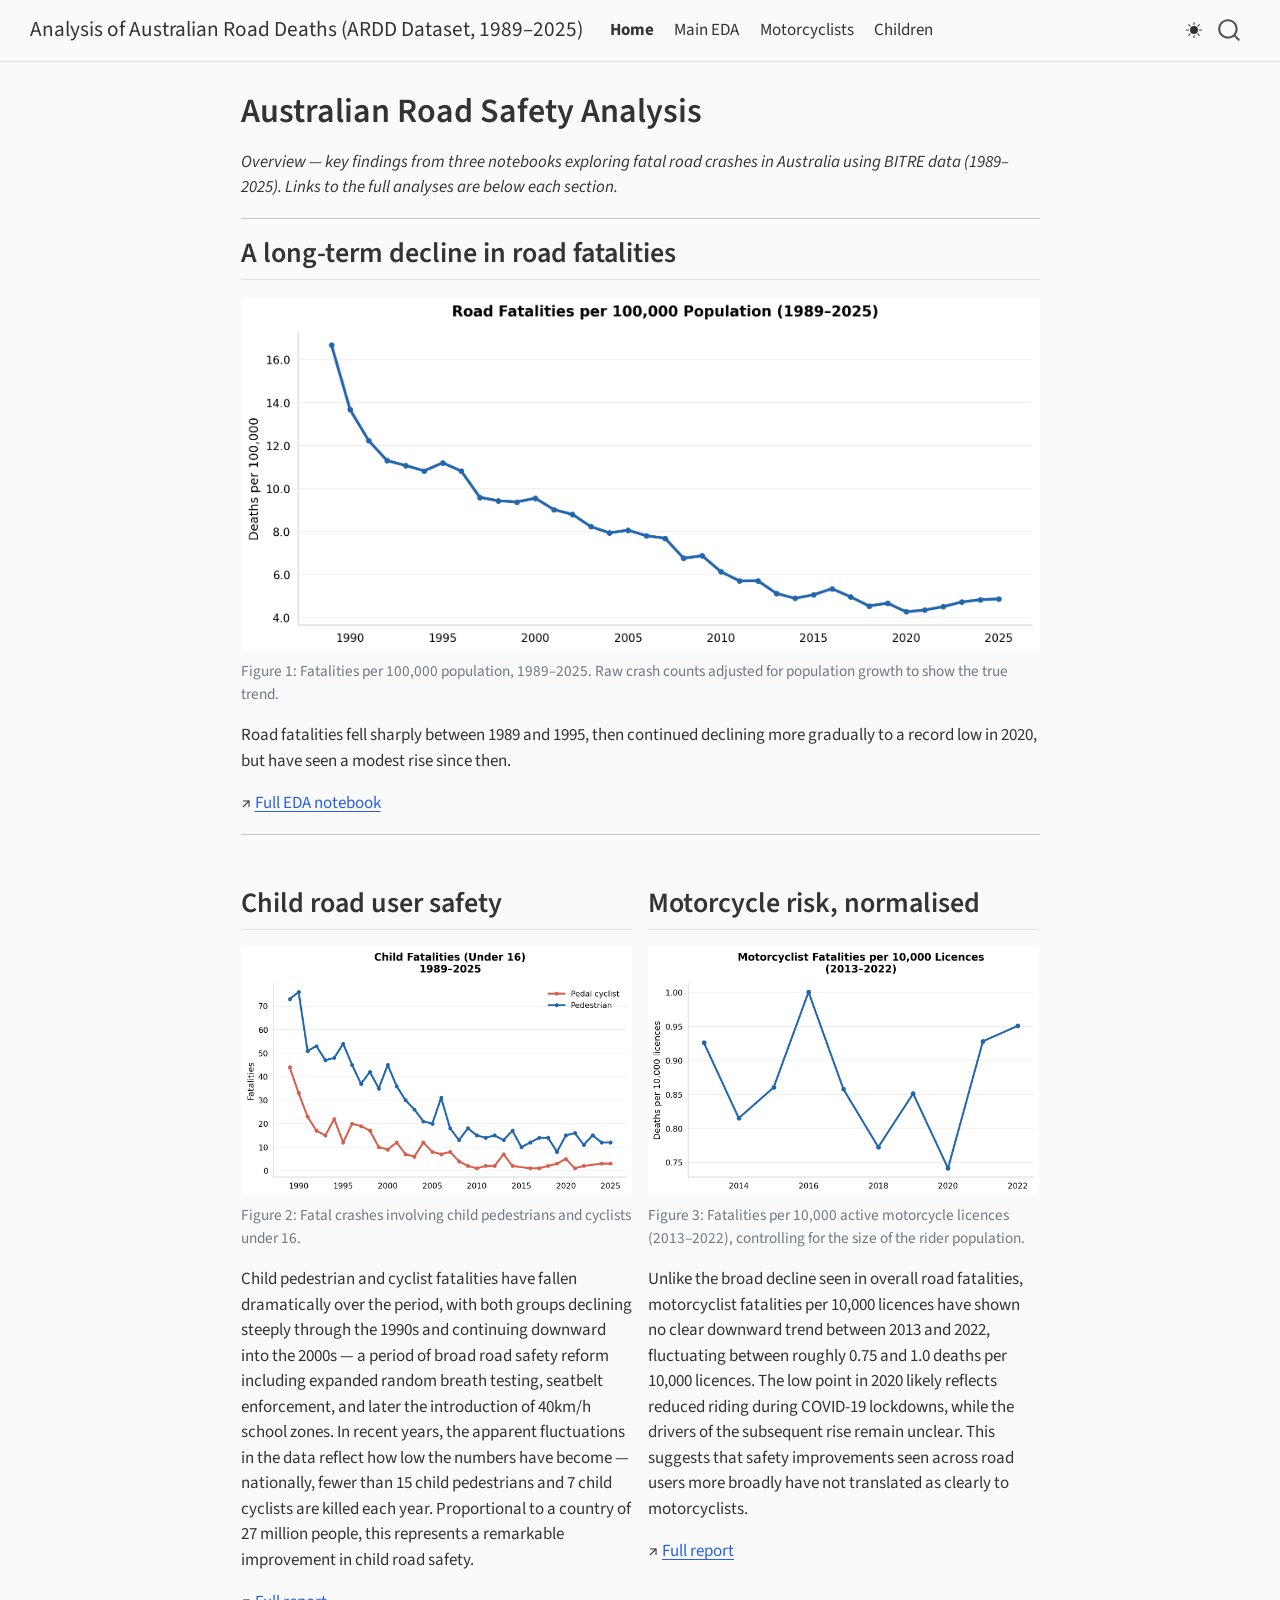
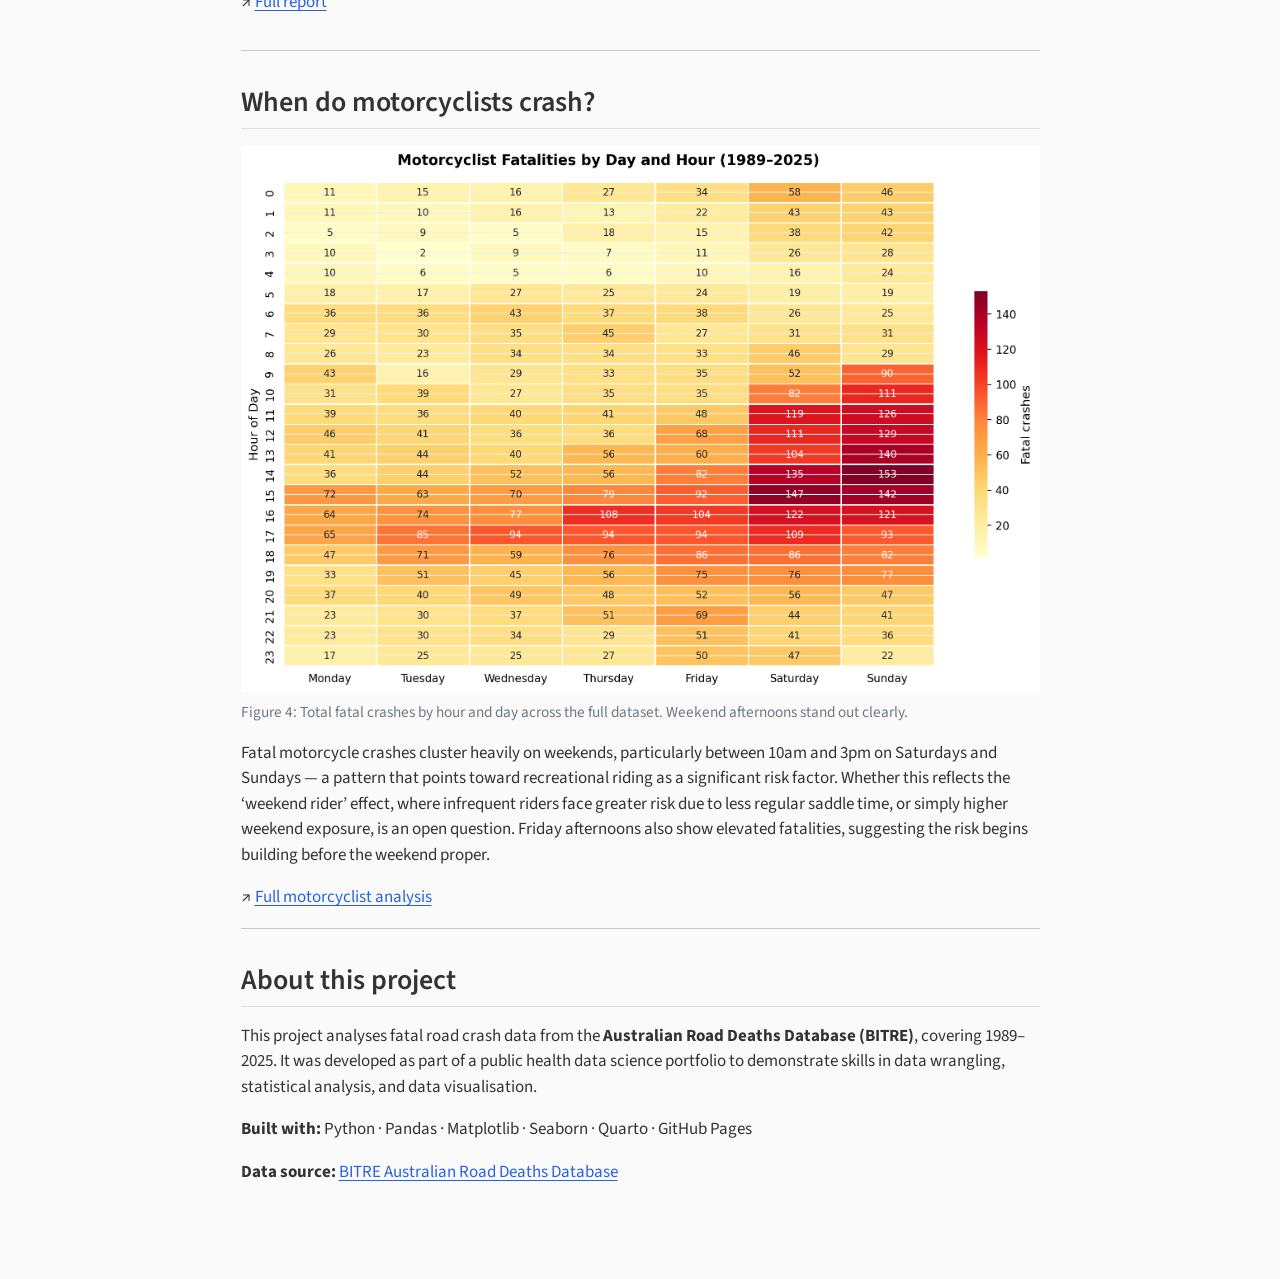
<file: index.html>
<!DOCTYPE html>
<html xmlns="http://www.w3.org/1999/xhtml" lang="en" xml:lang="en"><head>

<meta charset="utf-8">
<meta name="generator" content="quarto-1.9.36">

<meta name="viewport" content="width=device-width, initial-scale=1.0, user-scalable=yes">


<title>Australian Road Safety Analysis – Analysis of Australian Road Deaths (ARDD Dataset, 1989–2025)</title>
<style>
/* Default styles provided by pandoc.
** See https://pandoc.org/MANUAL.html#variables-for-html for config info.
*/
code{white-space: pre-wrap;}
span.smallcaps{font-variant: small-caps;}
div.columns{display: flex; gap: min(4vw, 1.5em);}
div.column{flex: auto; overflow-x: auto;}
div.hanging-indent{margin-left: 1.5em; text-indent: -1.5em;}
ul.task-list{list-style: none;}
ul.task-list li input[type="checkbox"] {
  width: 0.8em;
  margin: 0 0.8em 0.2em -1em; /* quarto-specific, see https://github.com/quarto-dev/quarto-cli/issues/4556 */ 
  vertical-align: middle;
}
</style>


<script src="site_libs/quarto-nav/quarto-nav.js"></script>
<script src="site_libs/quarto-nav/headroom.min.js"></script>
<script src="site_libs/clipboard/clipboard.min.js"></script>
<script src="site_libs/quarto-search/autocomplete.umd.js"></script>
<script src="site_libs/quarto-search/fuse.min.js"></script>
<script src="site_libs/quarto-search/quarto-search.js"></script>
<meta name="quarto:offset" content="./">
<script src="site_libs/quarto-html/quarto.js" type="module"></script>
<script src="site_libs/quarto-html/tabsets/tabsets.js" type="module"></script>
<script src="site_libs/quarto-html/popper.min.js"></script>
<script src="site_libs/quarto-html/tippy.umd.min.js"></script>
<script src="site_libs/quarto-html/anchor.min.js"></script>
<link href="site_libs/quarto-html/tippy.css" rel="stylesheet">
<link href="site_libs/quarto-html/quarto-syntax-highlighting-845c23b38eaddc0f92fda52bfe77a8c8.css" rel="stylesheet" class="quarto-color-scheme" id="quarto-text-highlighting-styles">
<link href="site_libs/quarto-html/quarto-syntax-highlighting-dark-f418161beb48e0141c760e455f12af2c.css" rel="stylesheet" class="quarto-color-scheme quarto-color-alternate" id="quarto-text-highlighting-styles">
<link href="site_libs/quarto-html/quarto-syntax-highlighting-845c23b38eaddc0f92fda52bfe77a8c8.css" rel="stylesheet" class="quarto-color-scheme-extra" id="quarto-text-highlighting-styles">
<script src="site_libs/bootstrap/bootstrap.min.js"></script>
<link href="site_libs/bootstrap/bootstrap-icons.css" rel="stylesheet">
<link href="site_libs/bootstrap/bootstrap-38b30adbb1f6a60b21c98b316b8589e2.min.css" rel="stylesheet" append-hash="true" class="quarto-color-scheme" id="quarto-bootstrap" data-mode="light">
<link href="site_libs/bootstrap/bootstrap-dark-c7f0e6bdd0b4b383f1f5ae1017d7c7bd.min.css" rel="stylesheet" append-hash="true" class="quarto-color-scheme quarto-color-alternate" id="quarto-bootstrap" data-mode="dark">
<link href="site_libs/bootstrap/bootstrap-38b30adbb1f6a60b21c98b316b8589e2.min.css" rel="stylesheet" append-hash="true" class="quarto-color-scheme-extra" id="quarto-bootstrap" data-mode="light">
<script id="quarto-search-options" type="application/json">{
  "location": "navbar",
  "copy-button": false,
  "collapse-after": 3,
  "panel-placement": "end",
  "type": "overlay",
  "limit": 50,
  "keyboard-shortcut": [
    "f",
    "/",
    "s"
  ],
  "show-item-context": false,
  "language": {
    "search-no-results-text": "No results",
    "search-matching-documents-text": "matching documents",
    "search-copy-link-title": "Copy link to search",
    "search-hide-matches-text": "Hide additional matches",
    "search-more-match-text": "more match in this document",
    "search-more-matches-text": "more matches in this document",
    "search-clear-button-title": "Clear",
    "search-text-placeholder": "",
    "search-detached-cancel-button-title": "Cancel",
    "search-submit-button-title": "Submit",
    "search-label": "Search"
  }
}</script>


</head>

<body class="nav-fixed fullcontent quarto-light"><script id="quarto-html-before-body" type="application/javascript">
    const toggleBodyColorMode = (bsSheetEl) => {
      const mode = bsSheetEl.getAttribute("data-mode");
      const bodyEl = window.document.querySelector("body");
      if (mode === "dark") {
        bodyEl.classList.add("quarto-dark");
        bodyEl.classList.remove("quarto-light");
      } else {
        bodyEl.classList.add("quarto-light");
        bodyEl.classList.remove("quarto-dark");
      }
    }
    const toggleBodyColorPrimary = () => {
      const bsSheetEl = window.document.querySelector("link#quarto-bootstrap:not([rel=disabled-stylesheet])");
      if (bsSheetEl) {
        toggleBodyColorMode(bsSheetEl);
      }
    }
    const setColorSchemeToggle = (alternate) => {
      const toggles = window.document.querySelectorAll('.quarto-color-scheme-toggle');
      for (let i=0; i < toggles.length; i++) {
        const toggle = toggles[i];
        if (toggle) {
          if (alternate) {
            toggle.classList.add("alternate");
          } else {
            toggle.classList.remove("alternate");
          }
        }
      }
    };
    const toggleColorMode = (alternate) => {
      // Switch the stylesheets
      const primaryStylesheets = window.document.querySelectorAll('link.quarto-color-scheme:not(.quarto-color-alternate)');
      const alternateStylesheets = window.document.querySelectorAll('link.quarto-color-scheme.quarto-color-alternate');
      manageTransitions('#quarto-margin-sidebar .nav-link', false);
      if (alternate) {
        // note: dark is layered on light, we don't disable primary!
        enableStylesheet(alternateStylesheets);
        for (const sheetNode of alternateStylesheets) {
          if (sheetNode.id === "quarto-bootstrap") {
            toggleBodyColorMode(sheetNode);
          }
        }
      } else {
        disableStylesheet(alternateStylesheets);
        enableStylesheet(primaryStylesheets)
        toggleBodyColorPrimary();
      }
      manageTransitions('#quarto-margin-sidebar .nav-link', true);
      // Switch the toggles
      setColorSchemeToggle(alternate)
      // Hack to workaround the fact that safari doesn't
      // properly recolor the scrollbar when toggling (#1455)
      if (navigator.userAgent.indexOf('Safari') > 0 && navigator.userAgent.indexOf('Chrome') == -1) {
        manageTransitions("body", false);
        window.scrollTo(0, 1);
        setTimeout(() => {
          window.scrollTo(0, 0);
          manageTransitions("body", true);
        }, 40);
      }
    }
    const disableStylesheet = (stylesheets) => {
      for (let i=0; i < stylesheets.length; i++) {
        const stylesheet = stylesheets[i];
        stylesheet.rel = 'disabled-stylesheet';
      }
    }
    const enableStylesheet = (stylesheets) => {
      for (let i=0; i < stylesheets.length; i++) {
        const stylesheet = stylesheets[i];
        if(stylesheet.rel !== 'stylesheet') { // for Chrome, which will still FOUC without this check
          stylesheet.rel = 'stylesheet';
        }
      }
    }
    const manageTransitions = (selector, allowTransitions) => {
      const els = window.document.querySelectorAll(selector);
      for (let i=0; i < els.length; i++) {
        const el = els[i];
        if (allowTransitions) {
          el.classList.remove('notransition');
        } else {
          el.classList.add('notransition');
        }
      }
    }
    const isFileUrl = () => {
      return window.location.protocol === 'file:';
    }
    const hasAlternateSentinel = () => {
      let styleSentinel = getColorSchemeSentinel();
      if (styleSentinel !== null) {
        return styleSentinel === "alternate";
      } else {
        return false;
      }
    }
    const setStyleSentinel = (alternate) => {
      const value = alternate ? "alternate" : "default";
      if (!isFileUrl()) {
        window.localStorage.setItem("quarto-color-scheme", value);
      } else {
        localAlternateSentinel = value;
      }
    }
    const getColorSchemeSentinel = () => {
      if (!isFileUrl()) {
        const storageValue = window.localStorage.getItem("quarto-color-scheme");
        return storageValue != null ? storageValue : localAlternateSentinel;
      } else {
        return localAlternateSentinel;
      }
    }
    const toggleGiscusIfUsed = (isAlternate, darkModeDefault) => {
      const baseTheme = document.querySelector('#giscus-base-theme')?.value ?? 'light';
      const alternateTheme = document.querySelector('#giscus-alt-theme')?.value ?? 'dark';
      let newTheme = '';
      if(authorPrefersDark) {
        newTheme = isAlternate ? baseTheme : alternateTheme;
      } else {
        newTheme = isAlternate ? alternateTheme : baseTheme;
      }
      const changeGiscusTheme = () => {
        // From: https://github.com/giscus/giscus/issues/336
        const sendMessage = (message) => {
          const iframe = document.querySelector('iframe.giscus-frame');
          if (!iframe) return;
          iframe.contentWindow.postMessage({ giscus: message }, 'https://giscus.app');
        }
        sendMessage({
          setConfig: {
            theme: newTheme
          }
        });
      }
      const isGiscussLoaded = window.document.querySelector('iframe.giscus-frame') !== null;
      if (isGiscussLoaded) {
        changeGiscusTheme();
      }
    };
    const authorPrefersDark = false;
    const darkModeDefault = authorPrefersDark;
      document.querySelector('link#quarto-text-highlighting-styles.quarto-color-scheme-extra').rel = 'disabled-stylesheet';
      document.querySelector('link#quarto-bootstrap.quarto-color-scheme-extra').rel = 'disabled-stylesheet';
    let localAlternateSentinel = darkModeDefault ? 'alternate' : 'default';
    // Dark / light mode switch
    window.quartoToggleColorScheme = () => {
      // Read the current dark / light value
      let toAlternate = !hasAlternateSentinel();
      toggleColorMode(toAlternate);
      setStyleSentinel(toAlternate);
      toggleGiscusIfUsed(toAlternate, darkModeDefault);
      window.dispatchEvent(new Event('resize'));
    };
    // Switch to dark mode if need be
    if (hasAlternateSentinel()) {
      toggleColorMode(true);
    } else {
      toggleColorMode(false);
    }
  </script>

<div id="quarto-search-results"></div>
  <header id="quarto-header" class="headroom fixed-top">
    <nav class="navbar navbar-expand-lg " data-bs-theme="dark">
      <div class="navbar-container container-fluid">
      <div class="navbar-brand-container mx-auto">
    <a class="navbar-brand" href="./index.html">
    <span class="navbar-title">Analysis of Australian Road Deaths (ARDD Dataset, 1989–2025)</span>
    </a>
  </div>
            <div id="quarto-search" class="" title="Search"></div>
          <button class="navbar-toggler" type="button" data-bs-toggle="collapse" data-bs-target="#navbarCollapse" aria-controls="navbarCollapse" role="menu" aria-expanded="false" aria-label="Toggle navigation" onclick="if (window.quartoToggleHeadroom) { window.quartoToggleHeadroom(); }">
  <span class="navbar-toggler-icon"></span>
</button>
          <div class="collapse navbar-collapse" id="navbarCollapse">
            <ul class="navbar-nav navbar-nav-scroll me-auto">
  <li class="nav-item">
    <a class="nav-link active" href="./index.html" aria-current="page"> 
<span class="menu-text">Home</span></a>
  </li>  
  <li class="nav-item">
    <a class="nav-link" href="./notebooks/0-eda-australian-road-fatalities.html"> 
<span class="menu-text">Main EDA</span></a>
  </li>  
  <li class="nav-item">
    <a class="nav-link" href="./notebooks/2-motorcyclists.html"> 
<span class="menu-text">Motorcyclists</span></a>
  </li>  
  <li class="nav-item">
    <a class="nav-link" href="./notebooks/1-children.html"> 
<span class="menu-text">Children</span></a>
  </li>  
</ul>
          </div> <!-- /navcollapse -->
            <div class="quarto-navbar-tools">
  <a href="" class="quarto-color-scheme-toggle quarto-navigation-tool  px-1" onclick="window.quartoToggleColorScheme(); return false;" title="Toggle dark mode"><i class="bi"></i></a>
</div>
      </div> <!-- /container-fluid -->
    </nav>
</header>
<!-- content -->
<div id="quarto-content" class="quarto-container page-columns page-rows-contents page-layout-article page-navbar">
<!-- sidebar -->
<!-- margin-sidebar -->
    
<!-- main -->
<main class="content" id="quarto-document-content">


<header id="title-block-header" class="quarto-title-block default">
<div class="quarto-title">
<h1 class="title">Australian Road Safety Analysis</h1>
</div>



<div class="quarto-title-meta">

    
  
    
  </div>
  


</header>


<p><em>Overview — key findings from three notebooks exploring fatal road crashes in Australia using BITRE data (1989–2025). Links to the full analyses are below each section.</em></p>
<hr>
<section id="a-long-term-decline-in-road-fatalities" class="level2">
<h2 class="anchored" data-anchor-id="a-long-term-decline-in-road-fatalities">A long-term decline in road fatalities</h2>
<div id="cell-fig-national-trend" class="cell" data-execution_count="2">
<div class="cell-output cell-output-display">
<div id="fig-national-trend" class="quarto-float quarto-figure quarto-figure-center anchored">
<figure class="quarto-float quarto-float-fig figure">
<div aria-describedby="fig-national-trend-caption-0ceaefa1-69ba-4598-a22c-09a6ac19f8ca">
<img src="index_files/figure-html/fig-national-trend-output-1.png" width="949" height="422" class="figure-img">
</div>
<figcaption class="quarto-float-caption-bottom quarto-float-caption quarto-float-fig" id="fig-national-trend-caption-0ceaefa1-69ba-4598-a22c-09a6ac19f8ca">
Figure&nbsp;1: Fatalities per 100,000 population, 1989–2025. Raw crash counts adjusted for population growth to show the true trend.
</figcaption>
</figure>
</div>
</div>
</div>
<p>Road fatalities fell sharply between 1989 and 1995, then continued declining more gradually to a record low in 2020, but have seen a modest rise since then.</p>
<p>↗ <a href="notebooks/0-eda-australian-road-fatalities.html">Full EDA notebook</a></p>
<hr>
</section>
<div class="columns">
<div class="column" style="width:49%;">
<section id="child-road-user-safety" class="level2">
<h2 class="anchored" data-anchor-id="child-road-user-safety">Child road user safety</h2>
<div id="cell-fig-children" class="cell" data-execution_count="3">
<div class="cell-output cell-output-display">
<div id="fig-children" class="quarto-float quarto-figure quarto-figure-center anchored">
<figure class="quarto-float quarto-float-fig figure">
<div aria-describedby="fig-children-caption-0ceaefa1-69ba-4598-a22c-09a6ac19f8ca">
<img src="index_files/figure-html/fig-children-output-1.png" width="661" height="421" class="figure-img">
</div>
<figcaption class="quarto-float-caption-bottom quarto-float-caption quarto-float-fig" id="fig-children-caption-0ceaefa1-69ba-4598-a22c-09a6ac19f8ca">
Figure&nbsp;2: Fatal crashes involving child pedestrians and cyclists under 16.
</figcaption>
</figure>
</div>
</div>
</div>
<p>Child pedestrian and cyclist fatalities have fallen dramatically over the period, with both groups declining steeply through the 1990s and continuing downward into the 2000s — a period of broad road safety reform including expanded random breath testing, seatbelt enforcement, and later the introduction of 40km/h school zones. In recent years, the apparent fluctuations in the data reflect how low the numbers have become — nationally, fewer than 15 child pedestrians and 7 child cyclists are killed each year. Proportional to a country of 27 million people, this represents a remarkable improvement in child road safety.</p>
<p>↗ <a href="notebooks/1-vulnerable-road-users.html">Full report</a></p>
</section>
</div><div class="column" style="width:2%;">

</div><div class="column" style="width:49%;">
<section id="motorcycle-risk-normalised" class="level2">
<h2 class="anchored" data-anchor-id="motorcycle-risk-normalised">Motorcycle risk, normalised</h2>
<div id="cell-fig-moto-rate" class="cell" data-execution_count="4">
<div class="cell-output cell-output-display">
<div id="fig-moto-rate" class="quarto-float quarto-figure quarto-figure-center anchored">
<figure class="quarto-float quarto-float-fig figure">
<div aria-describedby="fig-moto-rate-caption-0ceaefa1-69ba-4598-a22c-09a6ac19f8ca">
<img src="index_files/figure-html/fig-moto-rate-output-1.png" width="661" height="421" class="figure-img">
</div>
<figcaption class="quarto-float-caption-bottom quarto-float-caption quarto-float-fig" id="fig-moto-rate-caption-0ceaefa1-69ba-4598-a22c-09a6ac19f8ca">
Figure&nbsp;3: Fatalities per 10,000 active motorcycle licences (2013–2022), controlling for the size of the rider population.
</figcaption>
</figure>
</div>
</div>
</div>
<p>Unlike the broad decline seen in overall road fatalities, motorcyclist fatalities per 10,000 licences have shown no clear downward trend between 2013 and 2022, fluctuating between roughly 0.75 and 1.0 deaths per 10,000 licences. The low point in 2020 likely reflects reduced riding during COVID-19 lockdowns, while the drivers of the subsequent rise remain unclear. This suggests that safety improvements seen across road users more broadly have not translated as clearly to motorcyclists.</p>
<p>↗ <a href="notebooks/2-motorcyclists.html">Full report</a></p>
</section>
</div>
</div>
<hr>
<section id="when-do-motorcyclists-crash" class="level2">
<h2 class="anchored" data-anchor-id="when-do-motorcyclists-crash">When do motorcyclists crash?</h2>
<div id="cell-fig-moto-heatmap" class="cell" data-execution_count="5">
<div class="cell-output cell-output-display">
<div id="fig-moto-heatmap" class="quarto-float quarto-figure quarto-figure-center anchored">
<figure class="quarto-float quarto-float-fig figure">
<div aria-describedby="fig-moto-heatmap-caption-0ceaefa1-69ba-4598-a22c-09a6ac19f8ca">
<img src="index_files/figure-html/fig-moto-heatmap-output-1.png" width="968" height="662" class="figure-img">
</div>
<figcaption class="quarto-float-caption-bottom quarto-float-caption quarto-float-fig" id="fig-moto-heatmap-caption-0ceaefa1-69ba-4598-a22c-09a6ac19f8ca">
Figure&nbsp;4: Total fatal crashes by hour and day across the full dataset. Weekend afternoons stand out clearly.
</figcaption>
</figure>
</div>
</div>
</div>
<p>Fatal motorcycle crashes cluster heavily on weekends, particularly between 10am and 3pm on Saturdays and Sundays — a pattern that points toward recreational riding as a significant risk factor. Whether this reflects the ‘weekend rider’ effect, where infrequent riders face greater risk due to less regular saddle time, or simply higher weekend exposure, is an open question. Friday afternoons also show elevated fatalities, suggesting the risk begins building before the weekend proper.</p>
<p>↗ <a href="notebooks/2-motorcyclists.html">Full motorcyclist analysis</a></p>
<hr>
</section>
<section id="about-this-project" class="level2">
<h2 class="anchored" data-anchor-id="about-this-project">About this project</h2>
<p>This project analyses fatal road crash data from the <strong>Australian Road Deaths Database (BITRE)</strong>, covering 1989–2025. It was developed as part of a public health data science portfolio to demonstrate skills in data wrangling, statistical analysis, and data visualisation.</p>
<p><strong>Built with:</strong> Python · Pandas · Matplotlib · Seaborn · Quarto · GitHub Pages</p>
<p><strong>Data source:</strong> <a href="https://www.bitre.gov.au/statistics/safety/fatal_road_crash_database">BITRE Australian Road Deaths Database</a></p>


</section>

</main> <!-- /main -->
<script id="quarto-html-after-body" type="application/javascript">
  window.document.addEventListener("DOMContentLoaded", function (event) {
    // Ensure there is a toggle, if there isn't float one in the top right
    if (window.document.querySelector('.quarto-color-scheme-toggle') === null) {
      const a = window.document.createElement('a');
      a.classList.add('top-right');
      a.classList.add('quarto-color-scheme-toggle');
      a.href = "";
      a.onclick = function() { try { window.quartoToggleColorScheme(); } catch {} return false; };
      const i = window.document.createElement("i");
      i.classList.add('bi');
      a.appendChild(i);
      window.document.body.appendChild(a);
    }
    setColorSchemeToggle(hasAlternateSentinel())
    const icon = "";
    const anchorJS = new window.AnchorJS();
    anchorJS.options = {
      placement: 'right',
      icon: icon
    };
    anchorJS.add('.anchored');
    const isCodeAnnotation = (el) => {
      for (const clz of el.classList) {
        if (clz.startsWith('code-annotation-')) {                     
          return true;
        }
      }
      return false;
    }
    const onCopySuccess = function(e) {
      // button target
      const button = e.trigger;
      // don't keep focus
      button.blur();
      // flash "checked"
      button.classList.add('code-copy-button-checked');
      var currentTitle = button.getAttribute("title");
      button.setAttribute("title", "Copied!");
      let tooltip;
      if (window.bootstrap) {
        button.setAttribute("data-bs-toggle", "tooltip");
        button.setAttribute("data-bs-placement", "left");
        button.setAttribute("data-bs-title", "Copied!");
        tooltip = new bootstrap.Tooltip(button, 
          { trigger: "manual", 
            customClass: "code-copy-button-tooltip",
            offset: [0, -8]});
        tooltip.show();    
      }
      setTimeout(function() {
        if (tooltip) {
          tooltip.hide();
          button.removeAttribute("data-bs-title");
          button.removeAttribute("data-bs-toggle");
          button.removeAttribute("data-bs-placement");
        }
        button.setAttribute("title", currentTitle);
        button.classList.remove('code-copy-button-checked');
      }, 1000);
      // clear code selection
      e.clearSelection();
    }
    const getTextToCopy = function(trigger) {
      const outerScaffold = trigger.parentElement.cloneNode(true);
      const codeEl = outerScaffold.querySelector('code');
      for (const childEl of codeEl.children) {
        if (isCodeAnnotation(childEl)) {
          childEl.remove();
        }
      }
      return codeEl.innerText;
    }
    const clipboard = new window.ClipboardJS('.code-copy-button:not([data-in-quarto-modal])', {
      text: getTextToCopy
    });
    clipboard.on('success', onCopySuccess);
    if (window.document.getElementById('quarto-embedded-source-code-modal')) {
      const clipboardModal = new window.ClipboardJS('.code-copy-button[data-in-quarto-modal]', {
        text: getTextToCopy,
        container: window.document.getElementById('quarto-embedded-source-code-modal')
      });
      clipboardModal.on('success', onCopySuccess);
    }
      var localhostRegex = new RegExp(/^(?:http|https):\/\/localhost\:?[0-9]*\//);
      var mailtoRegex = new RegExp(/^mailto:/);
        var filterRegex = new RegExp("https:\/\/julian-chung\.github\.io\/ardd-road-safety-analysis\/");
      var isInternal = (href) => {
          return filterRegex.test(href) || localhostRegex.test(href) || mailtoRegex.test(href);
      }
      // Inspect non-navigation links and adorn them if external
     var links = window.document.querySelectorAll('a[href]:not(.nav-link):not(.navbar-brand):not(.toc-action):not(.sidebar-link):not(.sidebar-item-toggle):not(.pagination-link):not(.no-external):not([aria-hidden]):not(.dropdown-item):not(.quarto-navigation-tool):not(.about-link)');
      for (var i=0; i<links.length; i++) {
        const link = links[i];
        if (!isInternal(link.href)) {
          // undo the damage that might have been done by quarto-nav.js in the case of
          // links that we want to consider external
          if (link.dataset.originalHref !== undefined) {
            link.href = link.dataset.originalHref;
          }
        }
      }
    function tippyHover(el, contentFn, onTriggerFn, onUntriggerFn) {
      const config = {
        allowHTML: true,
        maxWidth: 500,
        delay: 100,
        arrow: false,
        appendTo: function(el) {
            return el.parentElement;
        },
        interactive: true,
        interactiveBorder: 10,
        theme: 'quarto',
        placement: 'bottom-start',
      };
      if (contentFn) {
        config.content = contentFn;
      }
      if (onTriggerFn) {
        config.onTrigger = onTriggerFn;
      }
      if (onUntriggerFn) {
        config.onUntrigger = onUntriggerFn;
      }
      window.tippy(el, config); 
    }
    const noterefs = window.document.querySelectorAll('a[role="doc-noteref"]');
    for (var i=0; i<noterefs.length; i++) {
      const ref = noterefs[i];
      tippyHover(ref, function() {
        // use id or data attribute instead here
        let href = ref.getAttribute('data-footnote-href') || ref.getAttribute('href');
        try { href = new URL(href).hash; } catch {}
        const id = href.replace(/^#\/?/, "");
        const note = window.document.getElementById(id);
        if (note) {
          return note.innerHTML;
        } else {
          return "";
        }
      });
    }
    const xrefs = window.document.querySelectorAll('a.quarto-xref');
    const processXRef = (id, note) => {
      // Strip column container classes
      const stripColumnClz = (el) => {
        el.classList.remove("page-full", "page-columns");
        if (el.children) {
          for (const child of el.children) {
            stripColumnClz(child);
          }
        }
      }
      stripColumnClz(note)
      if (id === null || id.startsWith('sec-')) {
        // Special case sections, only their first couple elements
        const container = document.createElement("div");
        if (note.children && note.children.length > 2) {
          container.appendChild(note.children[0].cloneNode(true));
          for (let i = 1; i < note.children.length; i++) {
            const child = note.children[i];
            if (child.tagName === "P" && child.innerText === "") {
              continue;
            } else {
              container.appendChild(child.cloneNode(true));
              break;
            }
          }
          if (window.Quarto?.typesetMath) {
            window.Quarto.typesetMath(container);
          }
          return container.innerHTML
        } else {
          if (window.Quarto?.typesetMath) {
            window.Quarto.typesetMath(note);
          }
          return note.innerHTML;
        }
      } else {
        // Remove any anchor links if they are present
        const anchorLink = note.querySelector('a.anchorjs-link');
        if (anchorLink) {
          anchorLink.remove();
        }
        if (window.Quarto?.typesetMath) {
          window.Quarto.typesetMath(note);
        }
        if (note.classList.contains("callout")) {
          return note.outerHTML;
        } else {
          return note.innerHTML;
        }
      }
    }
    for (var i=0; i<xrefs.length; i++) {
      const xref = xrefs[i];
      tippyHover(xref, undefined, function(instance) {
        instance.disable();
        let url = xref.getAttribute('href');
        let hash = undefined; 
        if (url.startsWith('#')) {
          hash = url;
        } else {
          try { hash = new URL(url).hash; } catch {}
        }
        if (hash) {
          const id = hash.replace(/^#\/?/, "");
          const note = window.document.getElementById(id);
          if (note !== null) {
            try {
              const html = processXRef(id, note.cloneNode(true));
              instance.setContent(html);
            } finally {
              instance.enable();
              instance.show();
            }
          } else {
            // See if we can fetch this
            fetch(url.split('#')[0])
            .then(res => res.text())
            .then(html => {
              const parser = new DOMParser();
              const htmlDoc = parser.parseFromString(html, "text/html");
              const note = htmlDoc.getElementById(id);
              if (note !== null) {
                const html = processXRef(id, note);
                instance.setContent(html);
              } 
            }).finally(() => {
              instance.enable();
              instance.show();
            });
          }
        } else {
          // See if we can fetch a full url (with no hash to target)
          // This is a special case and we should probably do some content thinning / targeting
          fetch(url)
          .then(res => res.text())
          .then(html => {
            const parser = new DOMParser();
            const htmlDoc = parser.parseFromString(html, "text/html");
            const note = htmlDoc.querySelector('main.content');
            if (note !== null) {
              // This should only happen for chapter cross references
              // (since there is no id in the URL)
              // remove the first header
              if (note.children.length > 0 && note.children[0].tagName === "HEADER") {
                note.children[0].remove();
              }
              const html = processXRef(null, note);
              instance.setContent(html);
            } 
          }).finally(() => {
            instance.enable();
            instance.show();
          });
        }
      }, function(instance) {
      });
    }
        let selectedAnnoteEl;
        const selectorForAnnotation = ( cell, annotation) => {
          let cellAttr = 'data-code-cell="' + cell + '"';
          let lineAttr = 'data-code-annotation="' +  annotation + '"';
          const selector = 'span[' + cellAttr + '][' + lineAttr + ']';
          return selector;
        }
        const selectCodeLines = (annoteEl) => {
          const doc = window.document;
          const targetCell = annoteEl.getAttribute("data-target-cell");
          const targetAnnotation = annoteEl.getAttribute("data-target-annotation");
          const annoteSpan = window.document.querySelector(selectorForAnnotation(targetCell, targetAnnotation));
          const lines = annoteSpan.getAttribute("data-code-lines").split(",");
          const lineIds = lines.map((line) => {
            return targetCell + "-" + line;
          })
          let top = null;
          let height = null;
          let parent = null;
          if (lineIds.length > 0) {
              //compute the position of the single el (top and bottom and make a div)
              const el = window.document.getElementById(lineIds[0]);
              top = el.offsetTop;
              height = el.offsetHeight;
              parent = el.parentElement.parentElement;
            if (lineIds.length > 1) {
              const lastEl = window.document.getElementById(lineIds[lineIds.length - 1]);
              const bottom = lastEl.offsetTop + lastEl.offsetHeight;
              height = bottom - top;
            }
            if (top !== null && height !== null && parent !== null) {
              // cook up a div (if necessary) and position it 
              let div = window.document.getElementById("code-annotation-line-highlight");
              if (div === null) {
                div = window.document.createElement("div");
                div.setAttribute("id", "code-annotation-line-highlight");
                div.style.position = 'absolute';
                parent.appendChild(div);
              }
              div.style.top = top - 2 + "px";
              div.style.height = height + 4 + "px";
              div.style.left = 0;
              let gutterDiv = window.document.getElementById("code-annotation-line-highlight-gutter");
              if (gutterDiv === null) {
                gutterDiv = window.document.createElement("div");
                gutterDiv.setAttribute("id", "code-annotation-line-highlight-gutter");
                gutterDiv.style.position = 'absolute';
                const codeCell = window.document.getElementById(targetCell);
                const gutter = codeCell.querySelector('.code-annotation-gutter');
                gutter.appendChild(gutterDiv);
              }
              gutterDiv.style.top = top - 2 + "px";
              gutterDiv.style.height = height + 4 + "px";
            }
            selectedAnnoteEl = annoteEl;
          }
        };
        const unselectCodeLines = () => {
          const elementsIds = ["code-annotation-line-highlight", "code-annotation-line-highlight-gutter"];
          elementsIds.forEach((elId) => {
            const div = window.document.getElementById(elId);
            if (div) {
              div.remove();
            }
          });
          selectedAnnoteEl = undefined;
        };
          // Handle positioning of the toggle
      window.addEventListener(
        "resize",
        throttle(() => {
          elRect = undefined;
          if (selectedAnnoteEl) {
            selectCodeLines(selectedAnnoteEl);
          }
        }, 10)
      );
      function throttle(fn, ms) {
      let throttle = false;
      let timer;
        return (...args) => {
          if(!throttle) { // first call gets through
              fn.apply(this, args);
              throttle = true;
          } else { // all the others get throttled
              if(timer) clearTimeout(timer); // cancel #2
              timer = setTimeout(() => {
                fn.apply(this, args);
                timer = throttle = false;
              }, ms);
          }
        };
      }
        // Attach click handler to the DT
        const annoteDls = window.document.querySelectorAll('dt[data-target-cell]');
        for (const annoteDlNode of annoteDls) {
          annoteDlNode.addEventListener('click', (event) => {
            const clickedEl = event.target;
            if (clickedEl !== selectedAnnoteEl) {
              unselectCodeLines();
              const activeEl = window.document.querySelector('dt[data-target-cell].code-annotation-active');
              if (activeEl) {
                activeEl.classList.remove('code-annotation-active');
              }
              selectCodeLines(clickedEl);
              clickedEl.classList.add('code-annotation-active');
            } else {
              // Unselect the line
              unselectCodeLines();
              clickedEl.classList.remove('code-annotation-active');
            }
          });
        }
    const findCites = (el) => {
      const parentEl = el.parentElement;
      if (parentEl) {
        const cites = parentEl.dataset.cites;
        if (cites) {
          return {
            el,
            cites: cites.split(' ')
          };
        } else {
          return findCites(el.parentElement)
        }
      } else {
        return undefined;
      }
    };
    var bibliorefs = window.document.querySelectorAll('a[role="doc-biblioref"]');
    for (var i=0; i<bibliorefs.length; i++) {
      const ref = bibliorefs[i];
      const citeInfo = findCites(ref);
      if (citeInfo) {
        tippyHover(citeInfo.el, function() {
          var popup = window.document.createElement('div');
          citeInfo.cites.forEach(function(cite) {
            var citeDiv = window.document.createElement('div');
            citeDiv.classList.add('hanging-indent');
            citeDiv.classList.add('csl-entry');
            var biblioDiv = window.document.getElementById('ref-' + cite);
            if (biblioDiv) {
              citeDiv.innerHTML = biblioDiv.innerHTML;
            }
            popup.appendChild(citeDiv);
          });
          return popup.innerHTML;
        });
      }
    }
  });
  </script>
</div> <!-- /content -->




</body></html>
</file>
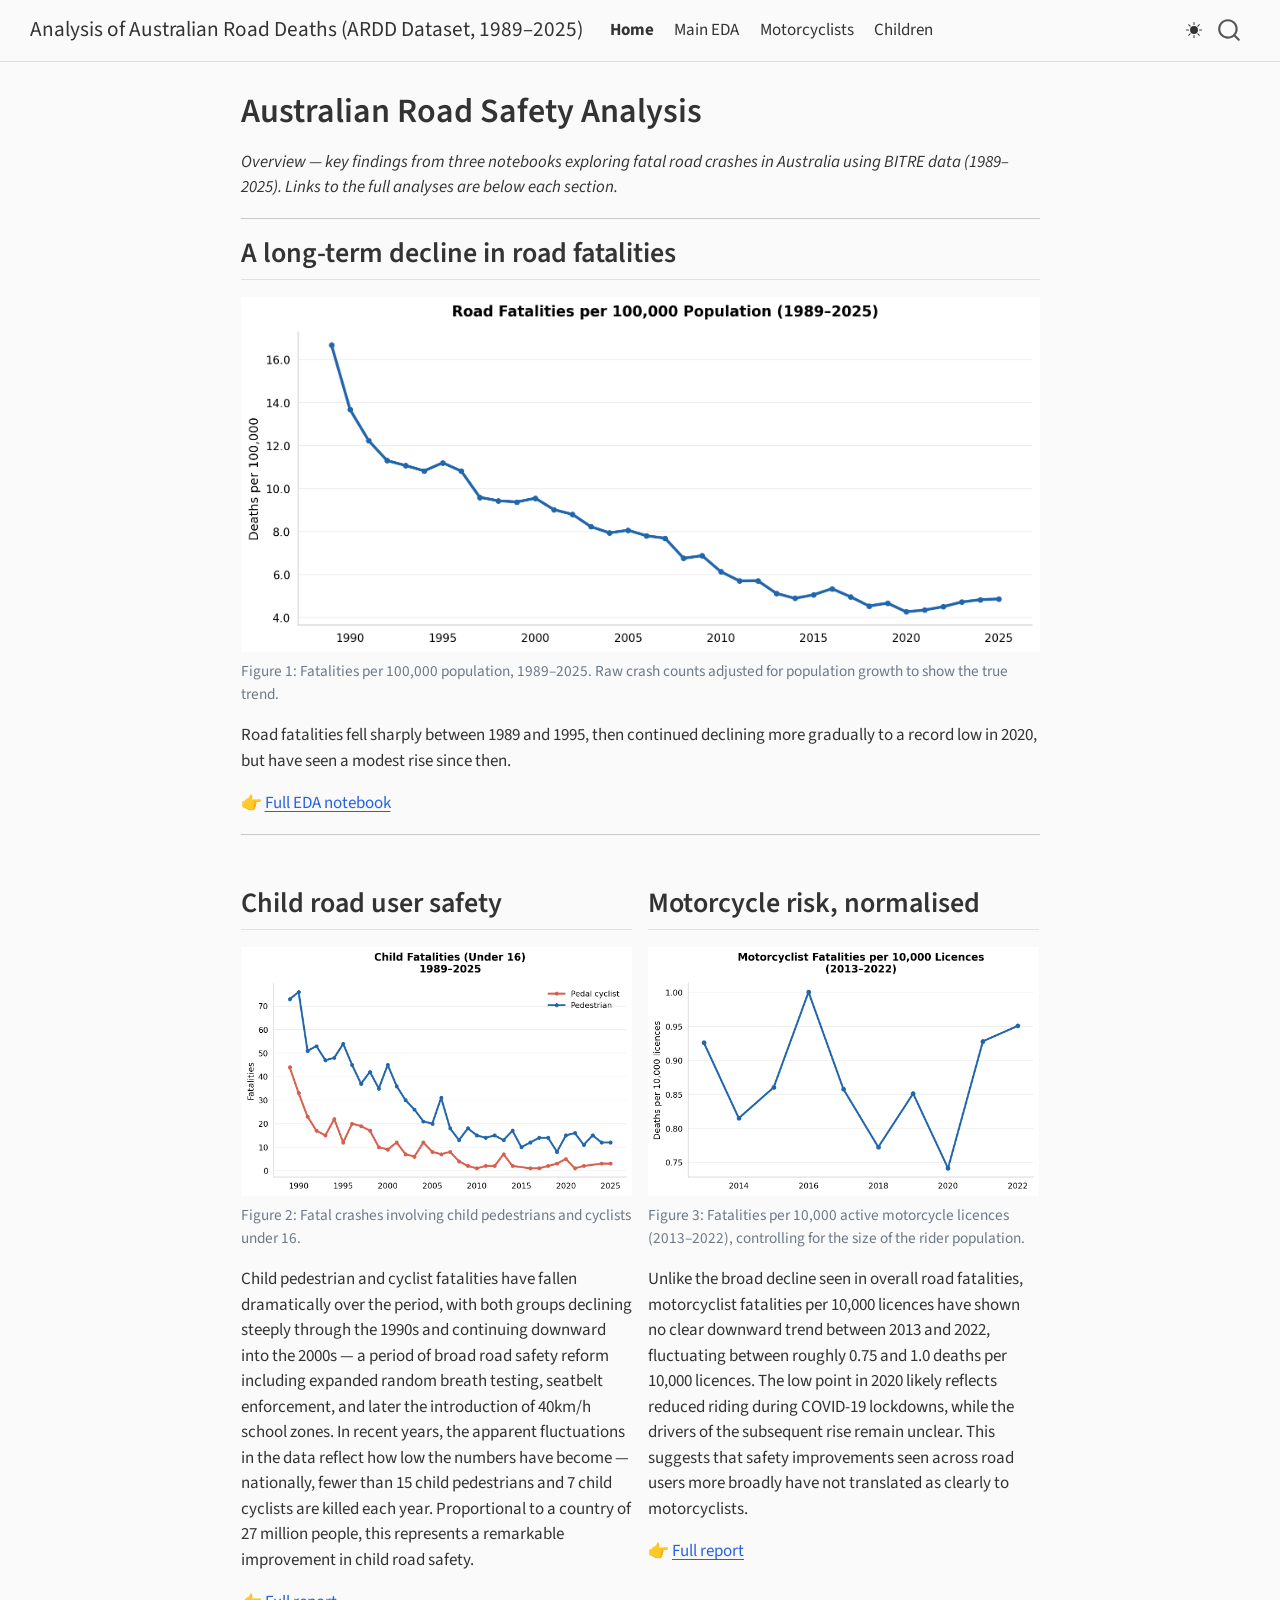
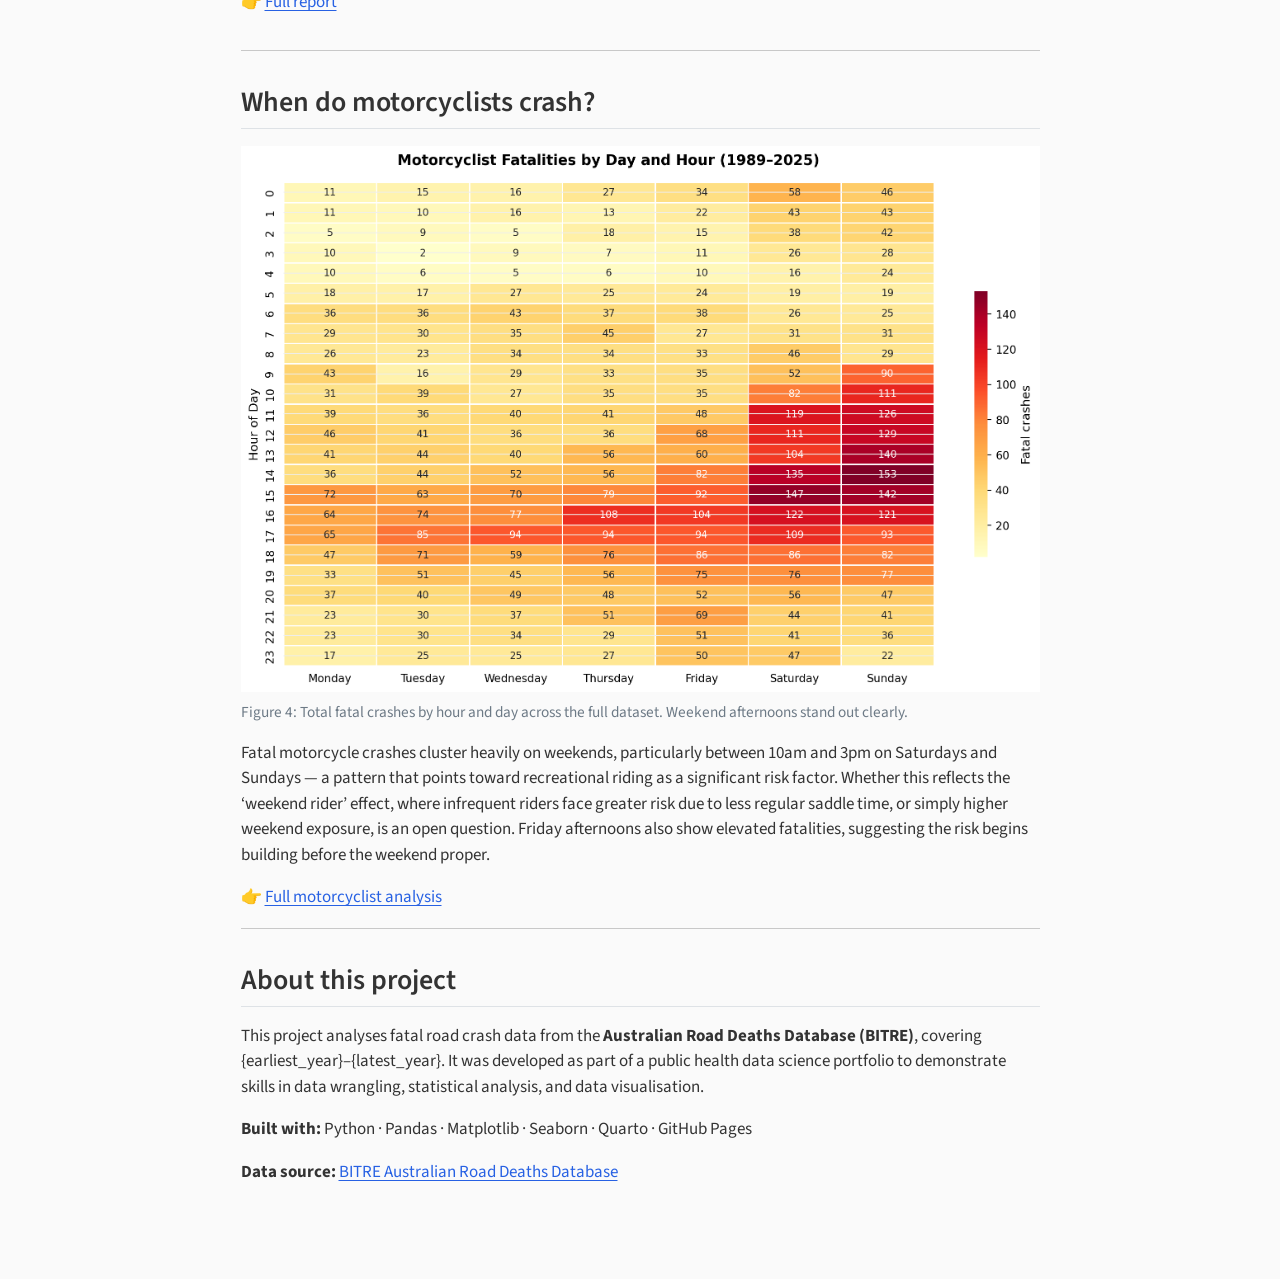
<file: docs/index.html>
<!DOCTYPE html>
<html xmlns="http://www.w3.org/1999/xhtml" lang="en" xml:lang="en"><head>

<meta charset="utf-8">
<meta name="generator" content="quarto-1.8.27">

<meta name="viewport" content="width=device-width, initial-scale=1.0, user-scalable=yes">


<title>Australian Road Safety Analysis – Analysis of Australian Road Deaths (ARDD Dataset, 1989–2025)</title>
<style>
code{white-space: pre-wrap;}
span.smallcaps{font-variant: small-caps;}
div.columns{display: flex; gap: min(4vw, 1.5em);}
div.column{flex: auto; overflow-x: auto;}
div.hanging-indent{margin-left: 1.5em; text-indent: -1.5em;}
ul.task-list{list-style: none;}
ul.task-list li input[type="checkbox"] {
  width: 0.8em;
  margin: 0 0.8em 0.2em -1em; /* quarto-specific, see https://github.com/quarto-dev/quarto-cli/issues/4556 */ 
  vertical-align: middle;
}
</style>


<script src="site_libs/quarto-nav/quarto-nav.js"></script>
<script src="site_libs/quarto-nav/headroom.min.js"></script>
<script src="site_libs/clipboard/clipboard.min.js"></script>
<script src="site_libs/quarto-search/autocomplete.umd.js"></script>
<script src="site_libs/quarto-search/fuse.min.js"></script>
<script src="site_libs/quarto-search/quarto-search.js"></script>
<meta name="quarto:offset" content="./">
<script src="site_libs/quarto-html/quarto.js" type="module"></script>
<script src="site_libs/quarto-html/tabsets/tabsets.js" type="module"></script>
<script src="site_libs/quarto-html/axe/axe-check.js" type="module"></script>
<script src="site_libs/quarto-html/popper.min.js"></script>
<script src="site_libs/quarto-html/tippy.umd.min.js"></script>
<script src="site_libs/quarto-html/anchor.min.js"></script>
<link href="site_libs/quarto-html/tippy.css" rel="stylesheet">
<link href="site_libs/quarto-html/quarto-syntax-highlighting-ed96de9b727972fe78a7b5d16c58bf87.css" rel="stylesheet" class="quarto-color-scheme" id="quarto-text-highlighting-styles">
<link href="site_libs/quarto-html/quarto-syntax-highlighting-dark-4d9afe2b8d18ee9fa5d0d57b5ed4214d.css" rel="stylesheet" class="quarto-color-scheme quarto-color-alternate" id="quarto-text-highlighting-styles">
<link href="site_libs/quarto-html/quarto-syntax-highlighting-ed96de9b727972fe78a7b5d16c58bf87.css" rel="stylesheet" class="quarto-color-scheme-extra" id="quarto-text-highlighting-styles">
<script src="site_libs/bootstrap/bootstrap.min.js"></script>
<link href="site_libs/bootstrap/bootstrap-icons.css" rel="stylesheet">
<link href="site_libs/bootstrap/bootstrap-92e2f1a45e1abd4c2b7bc21fdb73716e.min.css" rel="stylesheet" append-hash="true" class="quarto-color-scheme" id="quarto-bootstrap" data-mode="light">
<link href="site_libs/bootstrap/bootstrap-dark-4aa9b6c7d7f2bd63c1c0cc01c98845c8.min.css" rel="stylesheet" append-hash="true" class="quarto-color-scheme quarto-color-alternate" id="quarto-bootstrap" data-mode="dark">
<link href="site_libs/bootstrap/bootstrap-92e2f1a45e1abd4c2b7bc21fdb73716e.min.css" rel="stylesheet" append-hash="true" class="quarto-color-scheme-extra" id="quarto-bootstrap" data-mode="light">
<script id="quarto-search-options" type="application/json">{
  "location": "navbar",
  "copy-button": false,
  "collapse-after": 3,
  "panel-placement": "end",
  "type": "overlay",
  "limit": 50,
  "keyboard-shortcut": [
    "f",
    "/",
    "s"
  ],
  "show-item-context": false,
  "language": {
    "search-no-results-text": "No results",
    "search-matching-documents-text": "matching documents",
    "search-copy-link-title": "Copy link to search",
    "search-hide-matches-text": "Hide additional matches",
    "search-more-match-text": "more match in this document",
    "search-more-matches-text": "more matches in this document",
    "search-clear-button-title": "Clear",
    "search-text-placeholder": "",
    "search-detached-cancel-button-title": "Cancel",
    "search-submit-button-title": "Submit",
    "search-label": "Search"
  }
}</script>


</head>

<body class="nav-fixed fullcontent quarto-light"><script id="quarto-html-before-body" type="application/javascript">
    const toggleBodyColorMode = (bsSheetEl) => {
      const mode = bsSheetEl.getAttribute("data-mode");
      const bodyEl = window.document.querySelector("body");
      if (mode === "dark") {
        bodyEl.classList.add("quarto-dark");
        bodyEl.classList.remove("quarto-light");
      } else {
        bodyEl.classList.add("quarto-light");
        bodyEl.classList.remove("quarto-dark");
      }
    }
    const toggleBodyColorPrimary = () => {
      const bsSheetEl = window.document.querySelector("link#quarto-bootstrap:not([rel=disabled-stylesheet])");
      if (bsSheetEl) {
        toggleBodyColorMode(bsSheetEl);
      }
    }
    const setColorSchemeToggle = (alternate) => {
      const toggles = window.document.querySelectorAll('.quarto-color-scheme-toggle');
      for (let i=0; i < toggles.length; i++) {
        const toggle = toggles[i];
        if (toggle) {
          if (alternate) {
            toggle.classList.add("alternate");
          } else {
            toggle.classList.remove("alternate");
          }
        }
      }
    };
    const toggleColorMode = (alternate) => {
      // Switch the stylesheets
      const primaryStylesheets = window.document.querySelectorAll('link.quarto-color-scheme:not(.quarto-color-alternate)');
      const alternateStylesheets = window.document.querySelectorAll('link.quarto-color-scheme.quarto-color-alternate');
      manageTransitions('#quarto-margin-sidebar .nav-link', false);
      if (alternate) {
        // note: dark is layered on light, we don't disable primary!
        enableStylesheet(alternateStylesheets);
        for (const sheetNode of alternateStylesheets) {
          if (sheetNode.id === "quarto-bootstrap") {
            toggleBodyColorMode(sheetNode);
          }
        }
      } else {
        disableStylesheet(alternateStylesheets);
        enableStylesheet(primaryStylesheets)
        toggleBodyColorPrimary();
      }
      manageTransitions('#quarto-margin-sidebar .nav-link', true);
      // Switch the toggles
      setColorSchemeToggle(alternate)
      // Hack to workaround the fact that safari doesn't
      // properly recolor the scrollbar when toggling (#1455)
      if (navigator.userAgent.indexOf('Safari') > 0 && navigator.userAgent.indexOf('Chrome') == -1) {
        manageTransitions("body", false);
        window.scrollTo(0, 1);
        setTimeout(() => {
          window.scrollTo(0, 0);
          manageTransitions("body", true);
        }, 40);
      }
    }
    const disableStylesheet = (stylesheets) => {
      for (let i=0; i < stylesheets.length; i++) {
        const stylesheet = stylesheets[i];
        stylesheet.rel = 'disabled-stylesheet';
      }
    }
    const enableStylesheet = (stylesheets) => {
      for (let i=0; i < stylesheets.length; i++) {
        const stylesheet = stylesheets[i];
        if(stylesheet.rel !== 'stylesheet') { // for Chrome, which will still FOUC without this check
          stylesheet.rel = 'stylesheet';
        }
      }
    }
    const manageTransitions = (selector, allowTransitions) => {
      const els = window.document.querySelectorAll(selector);
      for (let i=0; i < els.length; i++) {
        const el = els[i];
        if (allowTransitions) {
          el.classList.remove('notransition');
        } else {
          el.classList.add('notransition');
        }
      }
    }
    const isFileUrl = () => {
      return window.location.protocol === 'file:';
    }
    const hasAlternateSentinel = () => {
      let styleSentinel = getColorSchemeSentinel();
      if (styleSentinel !== null) {
        return styleSentinel === "alternate";
      } else {
        return false;
      }
    }
    const setStyleSentinel = (alternate) => {
      const value = alternate ? "alternate" : "default";
      if (!isFileUrl()) {
        window.localStorage.setItem("quarto-color-scheme", value);
      } else {
        localAlternateSentinel = value;
      }
    }
    const getColorSchemeSentinel = () => {
      if (!isFileUrl()) {
        const storageValue = window.localStorage.getItem("quarto-color-scheme");
        return storageValue != null ? storageValue : localAlternateSentinel;
      } else {
        return localAlternateSentinel;
      }
    }
    const toggleGiscusIfUsed = (isAlternate, darkModeDefault) => {
      const baseTheme = document.querySelector('#giscus-base-theme')?.value ?? 'light';
      const alternateTheme = document.querySelector('#giscus-alt-theme')?.value ?? 'dark';
      let newTheme = '';
      if(authorPrefersDark) {
        newTheme = isAlternate ? baseTheme : alternateTheme;
      } else {
        newTheme = isAlternate ? alternateTheme : baseTheme;
      }
      const changeGiscusTheme = () => {
        // From: https://github.com/giscus/giscus/issues/336
        const sendMessage = (message) => {
          const iframe = document.querySelector('iframe.giscus-frame');
          if (!iframe) return;
          iframe.contentWindow.postMessage({ giscus: message }, 'https://giscus.app');
        }
        sendMessage({
          setConfig: {
            theme: newTheme
          }
        });
      }
      const isGiscussLoaded = window.document.querySelector('iframe.giscus-frame') !== null;
      if (isGiscussLoaded) {
        changeGiscusTheme();
      }
    };
    const authorPrefersDark = false;
    const darkModeDefault = authorPrefersDark;
      document.querySelector('link#quarto-text-highlighting-styles.quarto-color-scheme-extra').rel = 'disabled-stylesheet';
      document.querySelector('link#quarto-bootstrap.quarto-color-scheme-extra').rel = 'disabled-stylesheet';
    let localAlternateSentinel = darkModeDefault ? 'alternate' : 'default';
    // Dark / light mode switch
    window.quartoToggleColorScheme = () => {
      // Read the current dark / light value
      let toAlternate = !hasAlternateSentinel();
      toggleColorMode(toAlternate);
      setStyleSentinel(toAlternate);
      toggleGiscusIfUsed(toAlternate, darkModeDefault);
      window.dispatchEvent(new Event('resize'));
    };
    // Switch to dark mode if need be
    if (hasAlternateSentinel()) {
      toggleColorMode(true);
    } else {
      toggleColorMode(false);
    }
  </script>

<div id="quarto-search-results"></div>
  <header id="quarto-header" class="headroom fixed-top">
    <nav class="navbar navbar-expand-lg " data-bs-theme="dark">
      <div class="navbar-container container-fluid">
      <div class="navbar-brand-container mx-auto">
    <a class="navbar-brand" href="./index.html">
    <span class="navbar-title">Analysis of Australian Road Deaths (ARDD Dataset, 1989–2025)</span>
    </a>
  </div>
            <div id="quarto-search" class="" title="Search"></div>
          <button class="navbar-toggler" type="button" data-bs-toggle="collapse" data-bs-target="#navbarCollapse" aria-controls="navbarCollapse" role="menu" aria-expanded="false" aria-label="Toggle navigation" onclick="if (window.quartoToggleHeadroom) { window.quartoToggleHeadroom(); }">
  <span class="navbar-toggler-icon"></span>
</button>
          <div class="collapse navbar-collapse" id="navbarCollapse">
            <ul class="navbar-nav navbar-nav-scroll me-auto">
  <li class="nav-item">
    <a class="nav-link active" href="./index.html" aria-current="page"> 
<span class="menu-text">Home</span></a>
  </li>  
  <li class="nav-item">
    <a class="nav-link" href="./notebooks/0-eda-australian-road-fatalities.html"> 
<span class="menu-text">Main EDA</span></a>
  </li>  
  <li class="nav-item">
    <a class="nav-link" href="./notebooks/2-motorcyclists.html"> 
<span class="menu-text">Motorcyclists</span></a>
  </li>  
  <li class="nav-item">
    <a class="nav-link" href="./notebooks/1-vulnerable-road-users.html"> 
<span class="menu-text">Children</span></a>
  </li>  
</ul>
          </div> <!-- /navcollapse -->
            <div class="quarto-navbar-tools">
  <a href="" class="quarto-color-scheme-toggle quarto-navigation-tool  px-1" onclick="window.quartoToggleColorScheme(); return false;" title="Toggle dark mode"><i class="bi"></i></a>
</div>
      </div> <!-- /container-fluid -->
    </nav>
</header>
<!-- content -->
<div id="quarto-content" class="quarto-container page-columns page-rows-contents page-layout-article page-navbar">
<!-- sidebar -->
<!-- margin-sidebar -->
    
<!-- main -->
<main class="content" id="quarto-document-content">


<header id="title-block-header" class="quarto-title-block default">
<div class="quarto-title">
<h1 class="title">Australian Road Safety Analysis</h1>
</div>



<div class="quarto-title-meta">

    
  
    
  </div>
  


</header>


<p><em>Overview — key findings from three notebooks exploring fatal road crashes in Australia using BITRE data (1989–2025). Links to the full analyses are below each section.</em></p>
<hr>
<section id="a-long-term-decline-in-road-fatalities" class="level2">
<h2 class="anchored" data-anchor-id="a-long-term-decline-in-road-fatalities">A long-term decline in road fatalities</h2>
<div id="cell-fig-national-trend" class="cell" data-execution_count="2">
<div class="cell-output cell-output-display">
<div id="fig-national-trend" class="quarto-float quarto-figure quarto-figure-center anchored">
<figure class="quarto-float quarto-float-fig figure">
<div aria-describedby="fig-national-trend-caption-0ceaefa1-69ba-4598-a22c-09a6ac19f8ca">
<img src="index_files/figure-html/fig-national-trend-output-1.png" width="949" height="422" class="figure-img">
</div>
<figcaption class="quarto-float-caption-bottom quarto-float-caption quarto-float-fig" id="fig-national-trend-caption-0ceaefa1-69ba-4598-a22c-09a6ac19f8ca">
Figure&nbsp;1: Fatalities per 100,000 population, 1989–2025. Raw crash counts adjusted for population growth to show the true trend.
</figcaption>
</figure>
</div>
</div>
</div>
<p>Road fatalities fell sharply between 1989 and 1995, then continued declining more gradually to a record low in 2020, but have seen a modest rise since then.</p>
<p>👉 <a href="notebooks/0-eda-australian-road-fatalities.html">Full EDA notebook</a></p>
<hr>
</section>
<div class="columns">
<div class="column" style="width:49%;">
<section id="child-road-user-safety" class="level2">
<h2 class="anchored" data-anchor-id="child-road-user-safety">Child road user safety</h2>
<div id="cell-fig-children" class="cell" data-execution_count="3">
<div class="cell-output cell-output-display">
<div id="fig-children" class="quarto-float quarto-figure quarto-figure-center anchored">
<figure class="quarto-float quarto-float-fig figure">
<div aria-describedby="fig-children-caption-0ceaefa1-69ba-4598-a22c-09a6ac19f8ca">
<img src="index_files/figure-html/fig-children-output-1.png" width="661" height="421" class="figure-img">
</div>
<figcaption class="quarto-float-caption-bottom quarto-float-caption quarto-float-fig" id="fig-children-caption-0ceaefa1-69ba-4598-a22c-09a6ac19f8ca">
Figure&nbsp;2: Fatal crashes involving child pedestrians and cyclists under 16.
</figcaption>
</figure>
</div>
</div>
</div>
<p>Child pedestrian and cyclist fatalities have fallen dramatically over the period, with both groups declining steeply through the 1990s and continuing downward into the 2000s — a period of broad road safety reform including expanded random breath testing, seatbelt enforcement, and later the introduction of 40km/h school zones. In recent years, the apparent fluctuations in the data reflect how low the numbers have become — nationally, fewer than 15 child pedestrians and 7 child cyclists are killed each year. Proportional to a country of 27 million people, this represents a remarkable improvement in child road safety.</p>
<p>👉 <a href="notebooks/1-vulnerable-road-users.html">Full report</a></p>
</section>
</div><div class="column" style="width:2%;">

</div><div class="column" style="width:49%;">
<section id="motorcycle-risk-normalised" class="level2">
<h2 class="anchored" data-anchor-id="motorcycle-risk-normalised">Motorcycle risk, normalised</h2>
<div id="cell-fig-moto-rate" class="cell" data-execution_count="4">
<div class="cell-output cell-output-display">
<div id="fig-moto-rate" class="quarto-float quarto-figure quarto-figure-center anchored">
<figure class="quarto-float quarto-float-fig figure">
<div aria-describedby="fig-moto-rate-caption-0ceaefa1-69ba-4598-a22c-09a6ac19f8ca">
<img src="index_files/figure-html/fig-moto-rate-output-1.png" width="661" height="421" class="figure-img">
</div>
<figcaption class="quarto-float-caption-bottom quarto-float-caption quarto-float-fig" id="fig-moto-rate-caption-0ceaefa1-69ba-4598-a22c-09a6ac19f8ca">
Figure&nbsp;3: Fatalities per 10,000 active motorcycle licences (2013–2022), controlling for the size of the rider population.
</figcaption>
</figure>
</div>
</div>
</div>
<p>Unlike the broad decline seen in overall road fatalities, motorcyclist fatalities per 10,000 licences have shown no clear downward trend between 2013 and 2022, fluctuating between roughly 0.75 and 1.0 deaths per 10,000 licences. The low point in 2020 likely reflects reduced riding during COVID-19 lockdowns, while the drivers of the subsequent rise remain unclear. This suggests that safety improvements seen across road users more broadly have not translated as clearly to motorcyclists.</p>
<p>👉 <a href="notebooks/2-motorcyclists.html">Full report</a></p>
</section>
</div>
</div>
<hr>
<section id="when-do-motorcyclists-crash" class="level2">
<h2 class="anchored" data-anchor-id="when-do-motorcyclists-crash">When do motorcyclists crash?</h2>
<div id="cell-fig-moto-heatmap" class="cell" data-execution_count="5">
<div class="cell-output cell-output-display">
<div id="fig-moto-heatmap" class="quarto-float quarto-figure quarto-figure-center anchored">
<figure class="quarto-float quarto-float-fig figure">
<div aria-describedby="fig-moto-heatmap-caption-0ceaefa1-69ba-4598-a22c-09a6ac19f8ca">
<img src="index_files/figure-html/fig-moto-heatmap-output-1.png" width="968" height="662" class="figure-img">
</div>
<figcaption class="quarto-float-caption-bottom quarto-float-caption quarto-float-fig" id="fig-moto-heatmap-caption-0ceaefa1-69ba-4598-a22c-09a6ac19f8ca">
Figure&nbsp;4: Total fatal crashes by hour and day across the full dataset. Weekend afternoons stand out clearly.
</figcaption>
</figure>
</div>
</div>
</div>
<p>Fatal motorcycle crashes cluster heavily on weekends, particularly between 10am and 3pm on Saturdays and Sundays — a pattern that points toward recreational riding as a significant risk factor. Whether this reflects the ‘weekend rider’ effect, where infrequent riders face greater risk due to less regular saddle time, or simply higher weekend exposure, is an open question. Friday afternoons also show elevated fatalities, suggesting the risk begins building before the weekend proper.</p>
<p>👉 <a href="notebooks/2-motorcyclists.html">Full motorcyclist analysis</a></p>
<hr>
</section>
<section id="about-this-project" class="level2">
<h2 class="anchored" data-anchor-id="about-this-project">About this project</h2>
<p>This project analyses fatal road crash data from the <strong>Australian Road Deaths Database (BITRE)</strong>, covering {earliest_year}–{latest_year}. It was developed as part of a public health data science portfolio to demonstrate skills in data wrangling, statistical analysis, and data visualisation.</p>
<p><strong>Built with:</strong> Python · Pandas · Matplotlib · Seaborn · Quarto · GitHub Pages</p>
<p><strong>Data source:</strong> <a href="https://www.bitre.gov.au/statistics/safety/fatal_road_crash_database">BITRE Australian Road Deaths Database</a></p>


</section>

</main> <!-- /main -->
<script id="quarto-html-after-body" type="application/javascript">
  window.document.addEventListener("DOMContentLoaded", function (event) {
    // Ensure there is a toggle, if there isn't float one in the top right
    if (window.document.querySelector('.quarto-color-scheme-toggle') === null) {
      const a = window.document.createElement('a');
      a.classList.add('top-right');
      a.classList.add('quarto-color-scheme-toggle');
      a.href = "";
      a.onclick = function() { try { window.quartoToggleColorScheme(); } catch {} return false; };
      const i = window.document.createElement("i");
      i.classList.add('bi');
      a.appendChild(i);
      window.document.body.appendChild(a);
    }
    setColorSchemeToggle(hasAlternateSentinel())
    const icon = "";
    const anchorJS = new window.AnchorJS();
    anchorJS.options = {
      placement: 'right',
      icon: icon
    };
    anchorJS.add('.anchored');
    const isCodeAnnotation = (el) => {
      for (const clz of el.classList) {
        if (clz.startsWith('code-annotation-')) {                     
          return true;
        }
      }
      return false;
    }
    const onCopySuccess = function(e) {
      // button target
      const button = e.trigger;
      // don't keep focus
      button.blur();
      // flash "checked"
      button.classList.add('code-copy-button-checked');
      var currentTitle = button.getAttribute("title");
      button.setAttribute("title", "Copied!");
      let tooltip;
      if (window.bootstrap) {
        button.setAttribute("data-bs-toggle", "tooltip");
        button.setAttribute("data-bs-placement", "left");
        button.setAttribute("data-bs-title", "Copied!");
        tooltip = new bootstrap.Tooltip(button, 
          { trigger: "manual", 
            customClass: "code-copy-button-tooltip",
            offset: [0, -8]});
        tooltip.show();    
      }
      setTimeout(function() {
        if (tooltip) {
          tooltip.hide();
          button.removeAttribute("data-bs-title");
          button.removeAttribute("data-bs-toggle");
          button.removeAttribute("data-bs-placement");
        }
        button.setAttribute("title", currentTitle);
        button.classList.remove('code-copy-button-checked');
      }, 1000);
      // clear code selection
      e.clearSelection();
    }
    const getTextToCopy = function(trigger) {
      const outerScaffold = trigger.parentElement.cloneNode(true);
      const codeEl = outerScaffold.querySelector('code');
      for (const childEl of codeEl.children) {
        if (isCodeAnnotation(childEl)) {
          childEl.remove();
        }
      }
      return codeEl.innerText;
    }
    const clipboard = new window.ClipboardJS('.code-copy-button:not([data-in-quarto-modal])', {
      text: getTextToCopy
    });
    clipboard.on('success', onCopySuccess);
    if (window.document.getElementById('quarto-embedded-source-code-modal')) {
      const clipboardModal = new window.ClipboardJS('.code-copy-button[data-in-quarto-modal]', {
        text: getTextToCopy,
        container: window.document.getElementById('quarto-embedded-source-code-modal')
      });
      clipboardModal.on('success', onCopySuccess);
    }
      var localhostRegex = new RegExp(/^(?:http|https):\/\/localhost\:?[0-9]*\//);
      var mailtoRegex = new RegExp(/^mailto:/);
        var filterRegex = new RegExp('/' + window.location.host + '/');
      var isInternal = (href) => {
          return filterRegex.test(href) || localhostRegex.test(href) || mailtoRegex.test(href);
      }
      // Inspect non-navigation links and adorn them if external
     var links = window.document.querySelectorAll('a[href]:not(.nav-link):not(.navbar-brand):not(.toc-action):not(.sidebar-link):not(.sidebar-item-toggle):not(.pagination-link):not(.no-external):not([aria-hidden]):not(.dropdown-item):not(.quarto-navigation-tool):not(.about-link)');
      for (var i=0; i<links.length; i++) {
        const link = links[i];
        if (!isInternal(link.href)) {
          // undo the damage that might have been done by quarto-nav.js in the case of
          // links that we want to consider external
          if (link.dataset.originalHref !== undefined) {
            link.href = link.dataset.originalHref;
          }
        }
      }
    function tippyHover(el, contentFn, onTriggerFn, onUntriggerFn) {
      const config = {
        allowHTML: true,
        maxWidth: 500,
        delay: 100,
        arrow: false,
        appendTo: function(el) {
            return el.parentElement;
        },
        interactive: true,
        interactiveBorder: 10,
        theme: 'quarto',
        placement: 'bottom-start',
      };
      if (contentFn) {
        config.content = contentFn;
      }
      if (onTriggerFn) {
        config.onTrigger = onTriggerFn;
      }
      if (onUntriggerFn) {
        config.onUntrigger = onUntriggerFn;
      }
      window.tippy(el, config); 
    }
    const noterefs = window.document.querySelectorAll('a[role="doc-noteref"]');
    for (var i=0; i<noterefs.length; i++) {
      const ref = noterefs[i];
      tippyHover(ref, function() {
        // use id or data attribute instead here
        let href = ref.getAttribute('data-footnote-href') || ref.getAttribute('href');
        try { href = new URL(href).hash; } catch {}
        const id = href.replace(/^#\/?/, "");
        const note = window.document.getElementById(id);
        if (note) {
          return note.innerHTML;
        } else {
          return "";
        }
      });
    }
    const xrefs = window.document.querySelectorAll('a.quarto-xref');
    const processXRef = (id, note) => {
      // Strip column container classes
      const stripColumnClz = (el) => {
        el.classList.remove("page-full", "page-columns");
        if (el.children) {
          for (const child of el.children) {
            stripColumnClz(child);
          }
        }
      }
      stripColumnClz(note)
      if (id === null || id.startsWith('sec-')) {
        // Special case sections, only their first couple elements
        const container = document.createElement("div");
        if (note.children && note.children.length > 2) {
          container.appendChild(note.children[0].cloneNode(true));
          for (let i = 1; i < note.children.length; i++) {
            const child = note.children[i];
            if (child.tagName === "P" && child.innerText === "") {
              continue;
            } else {
              container.appendChild(child.cloneNode(true));
              break;
            }
          }
          if (window.Quarto?.typesetMath) {
            window.Quarto.typesetMath(container);
          }
          return container.innerHTML
        } else {
          if (window.Quarto?.typesetMath) {
            window.Quarto.typesetMath(note);
          }
          return note.innerHTML;
        }
      } else {
        // Remove any anchor links if they are present
        const anchorLink = note.querySelector('a.anchorjs-link');
        if (anchorLink) {
          anchorLink.remove();
        }
        if (window.Quarto?.typesetMath) {
          window.Quarto.typesetMath(note);
        }
        if (note.classList.contains("callout")) {
          return note.outerHTML;
        } else {
          return note.innerHTML;
        }
      }
    }
    for (var i=0; i<xrefs.length; i++) {
      const xref = xrefs[i];
      tippyHover(xref, undefined, function(instance) {
        instance.disable();
        let url = xref.getAttribute('href');
        let hash = undefined; 
        if (url.startsWith('#')) {
          hash = url;
        } else {
          try { hash = new URL(url).hash; } catch {}
        }
        if (hash) {
          const id = hash.replace(/^#\/?/, "");
          const note = window.document.getElementById(id);
          if (note !== null) {
            try {
              const html = processXRef(id, note.cloneNode(true));
              instance.setContent(html);
            } finally {
              instance.enable();
              instance.show();
            }
          } else {
            // See if we can fetch this
            fetch(url.split('#')[0])
            .then(res => res.text())
            .then(html => {
              const parser = new DOMParser();
              const htmlDoc = parser.parseFromString(html, "text/html");
              const note = htmlDoc.getElementById(id);
              if (note !== null) {
                const html = processXRef(id, note);
                instance.setContent(html);
              } 
            }).finally(() => {
              instance.enable();
              instance.show();
            });
          }
        } else {
          // See if we can fetch a full url (with no hash to target)
          // This is a special case and we should probably do some content thinning / targeting
          fetch(url)
          .then(res => res.text())
          .then(html => {
            const parser = new DOMParser();
            const htmlDoc = parser.parseFromString(html, "text/html");
            const note = htmlDoc.querySelector('main.content');
            if (note !== null) {
              // This should only happen for chapter cross references
              // (since there is no id in the URL)
              // remove the first header
              if (note.children.length > 0 && note.children[0].tagName === "HEADER") {
                note.children[0].remove();
              }
              const html = processXRef(null, note);
              instance.setContent(html);
            } 
          }).finally(() => {
            instance.enable();
            instance.show();
          });
        }
      }, function(instance) {
      });
    }
        let selectedAnnoteEl;
        const selectorForAnnotation = ( cell, annotation) => {
          let cellAttr = 'data-code-cell="' + cell + '"';
          let lineAttr = 'data-code-annotation="' +  annotation + '"';
          const selector = 'span[' + cellAttr + '][' + lineAttr + ']';
          return selector;
        }
        const selectCodeLines = (annoteEl) => {
          const doc = window.document;
          const targetCell = annoteEl.getAttribute("data-target-cell");
          const targetAnnotation = annoteEl.getAttribute("data-target-annotation");
          const annoteSpan = window.document.querySelector(selectorForAnnotation(targetCell, targetAnnotation));
          const lines = annoteSpan.getAttribute("data-code-lines").split(",");
          const lineIds = lines.map((line) => {
            return targetCell + "-" + line;
          })
          let top = null;
          let height = null;
          let parent = null;
          if (lineIds.length > 0) {
              //compute the position of the single el (top and bottom and make a div)
              const el = window.document.getElementById(lineIds[0]);
              top = el.offsetTop;
              height = el.offsetHeight;
              parent = el.parentElement.parentElement;
            if (lineIds.length > 1) {
              const lastEl = window.document.getElementById(lineIds[lineIds.length - 1]);
              const bottom = lastEl.offsetTop + lastEl.offsetHeight;
              height = bottom - top;
            }
            if (top !== null && height !== null && parent !== null) {
              // cook up a div (if necessary) and position it 
              let div = window.document.getElementById("code-annotation-line-highlight");
              if (div === null) {
                div = window.document.createElement("div");
                div.setAttribute("id", "code-annotation-line-highlight");
                div.style.position = 'absolute';
                parent.appendChild(div);
              }
              div.style.top = top - 2 + "px";
              div.style.height = height + 4 + "px";
              div.style.left = 0;
              let gutterDiv = window.document.getElementById("code-annotation-line-highlight-gutter");
              if (gutterDiv === null) {
                gutterDiv = window.document.createElement("div");
                gutterDiv.setAttribute("id", "code-annotation-line-highlight-gutter");
                gutterDiv.style.position = 'absolute';
                const codeCell = window.document.getElementById(targetCell);
                const gutter = codeCell.querySelector('.code-annotation-gutter');
                gutter.appendChild(gutterDiv);
              }
              gutterDiv.style.top = top - 2 + "px";
              gutterDiv.style.height = height + 4 + "px";
            }
            selectedAnnoteEl = annoteEl;
          }
        };
        const unselectCodeLines = () => {
          const elementsIds = ["code-annotation-line-highlight", "code-annotation-line-highlight-gutter"];
          elementsIds.forEach((elId) => {
            const div = window.document.getElementById(elId);
            if (div) {
              div.remove();
            }
          });
          selectedAnnoteEl = undefined;
        };
          // Handle positioning of the toggle
      window.addEventListener(
        "resize",
        throttle(() => {
          elRect = undefined;
          if (selectedAnnoteEl) {
            selectCodeLines(selectedAnnoteEl);
          }
        }, 10)
      );
      function throttle(fn, ms) {
      let throttle = false;
      let timer;
        return (...args) => {
          if(!throttle) { // first call gets through
              fn.apply(this, args);
              throttle = true;
          } else { // all the others get throttled
              if(timer) clearTimeout(timer); // cancel #2
              timer = setTimeout(() => {
                fn.apply(this, args);
                timer = throttle = false;
              }, ms);
          }
        };
      }
        // Attach click handler to the DT
        const annoteDls = window.document.querySelectorAll('dt[data-target-cell]');
        for (const annoteDlNode of annoteDls) {
          annoteDlNode.addEventListener('click', (event) => {
            const clickedEl = event.target;
            if (clickedEl !== selectedAnnoteEl) {
              unselectCodeLines();
              const activeEl = window.document.querySelector('dt[data-target-cell].code-annotation-active');
              if (activeEl) {
                activeEl.classList.remove('code-annotation-active');
              }
              selectCodeLines(clickedEl);
              clickedEl.classList.add('code-annotation-active');
            } else {
              // Unselect the line
              unselectCodeLines();
              clickedEl.classList.remove('code-annotation-active');
            }
          });
        }
    const findCites = (el) => {
      const parentEl = el.parentElement;
      if (parentEl) {
        const cites = parentEl.dataset.cites;
        if (cites) {
          return {
            el,
            cites: cites.split(' ')
          };
        } else {
          return findCites(el.parentElement)
        }
      } else {
        return undefined;
      }
    };
    var bibliorefs = window.document.querySelectorAll('a[role="doc-biblioref"]');
    for (var i=0; i<bibliorefs.length; i++) {
      const ref = bibliorefs[i];
      const citeInfo = findCites(ref);
      if (citeInfo) {
        tippyHover(citeInfo.el, function() {
          var popup = window.document.createElement('div');
          citeInfo.cites.forEach(function(cite) {
            var citeDiv = window.document.createElement('div');
            citeDiv.classList.add('hanging-indent');
            citeDiv.classList.add('csl-entry');
            var biblioDiv = window.document.getElementById('ref-' + cite);
            if (biblioDiv) {
              citeDiv.innerHTML = biblioDiv.innerHTML;
            }
            popup.appendChild(citeDiv);
          });
          return popup.innerHTML;
        });
      }
    }
  });
  </script>
</div> <!-- /content -->




</body></html>
</file>
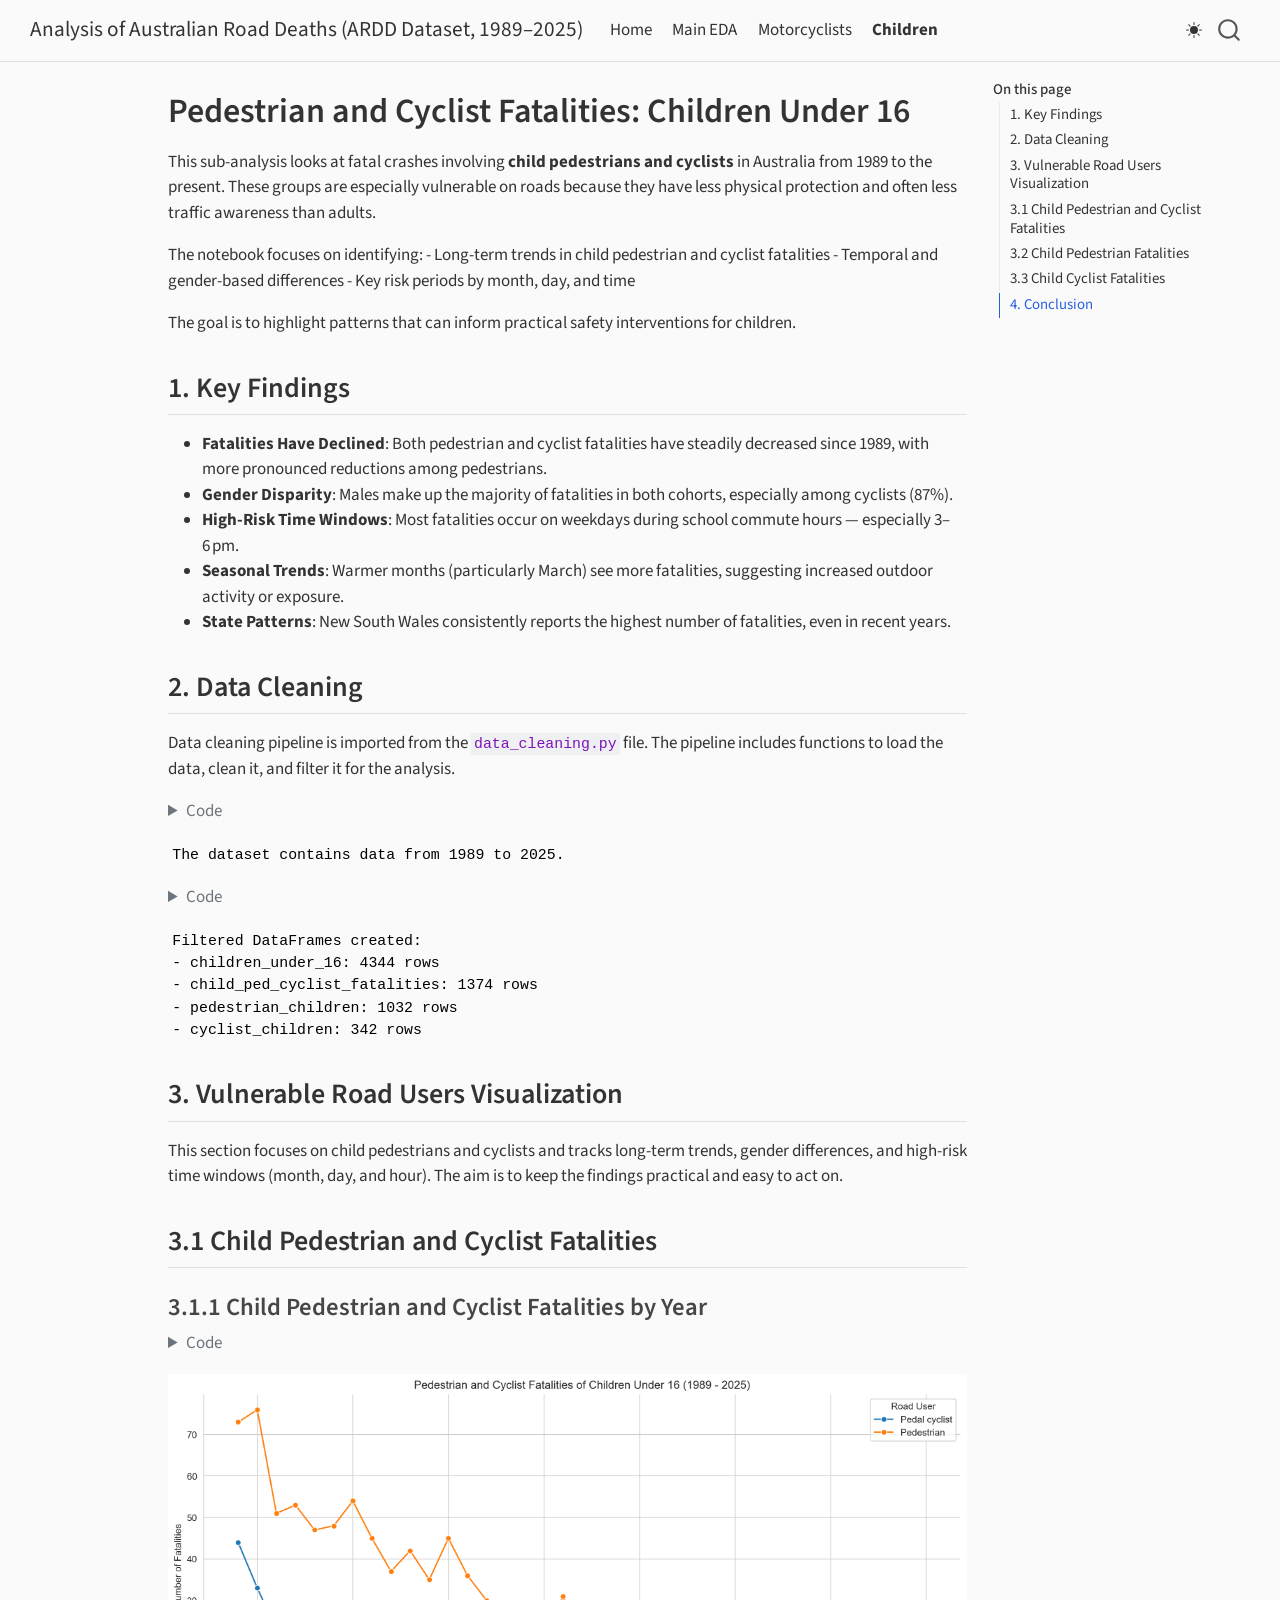
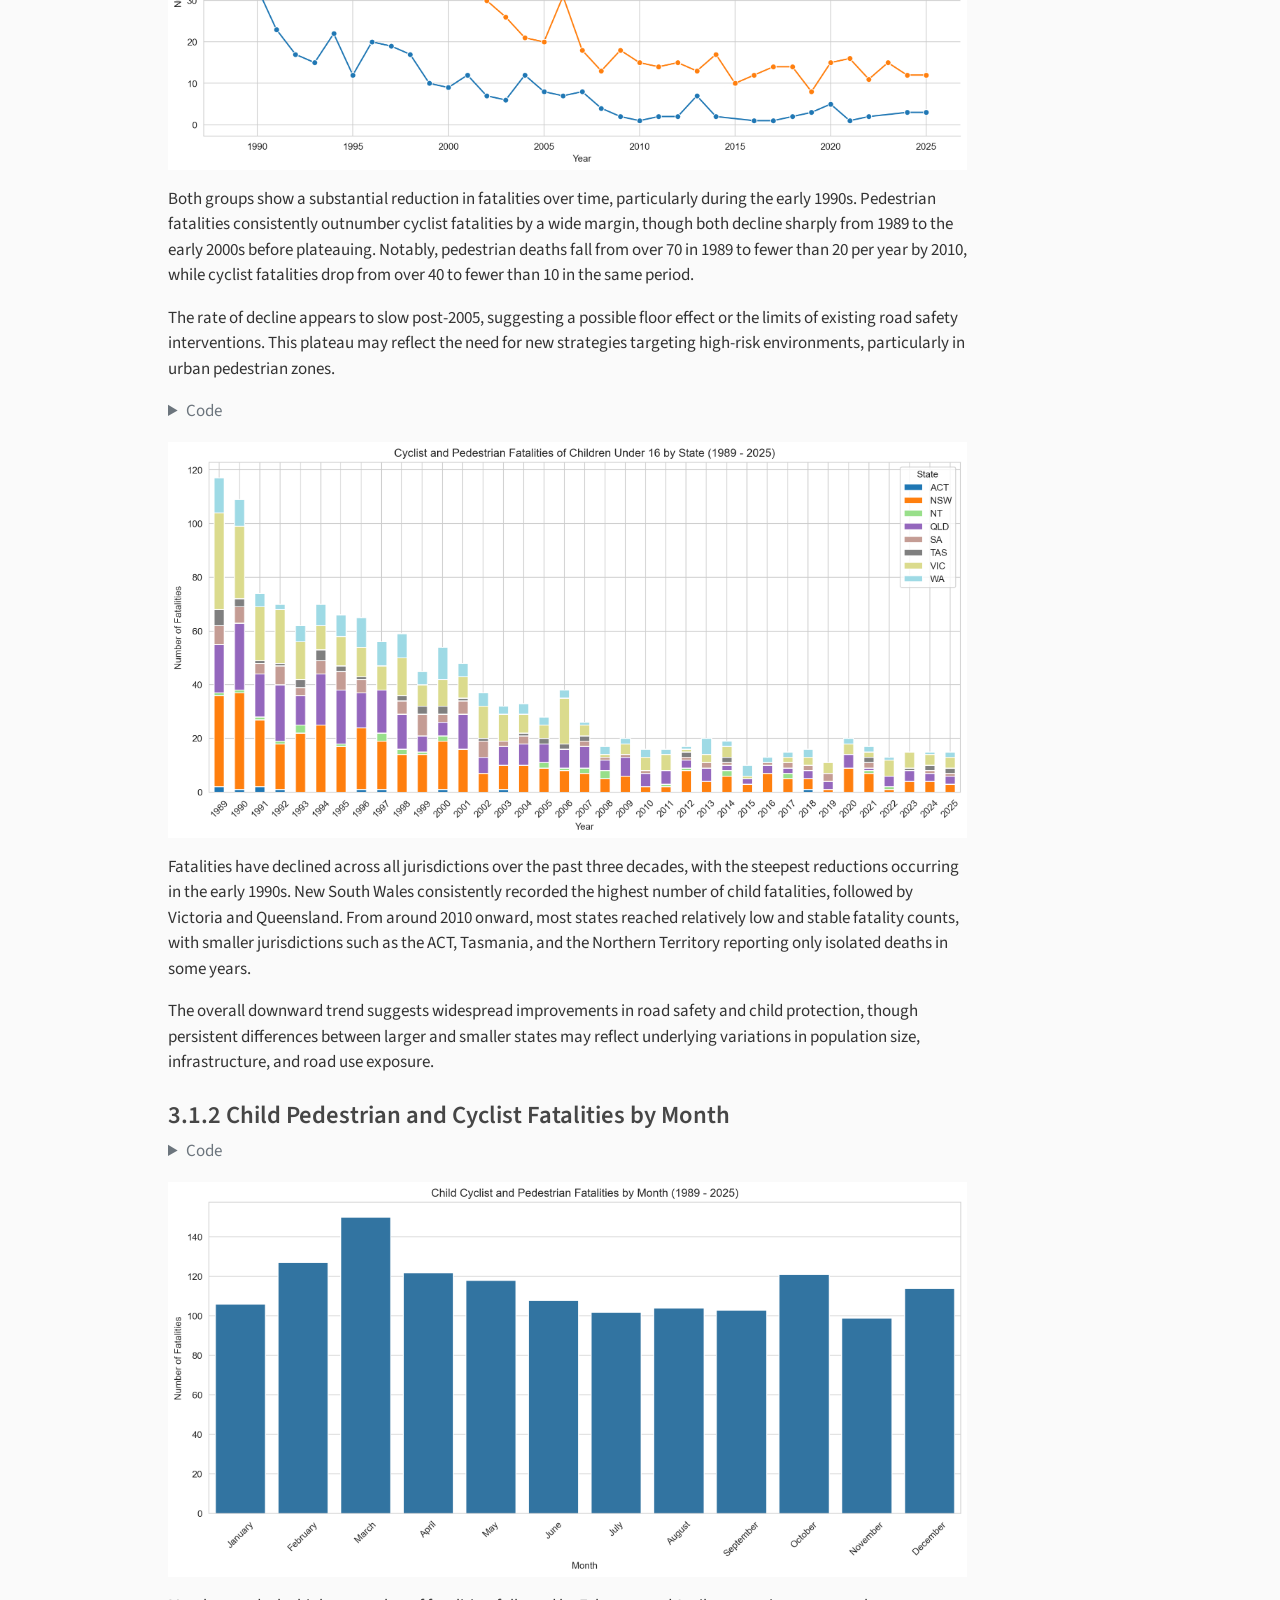
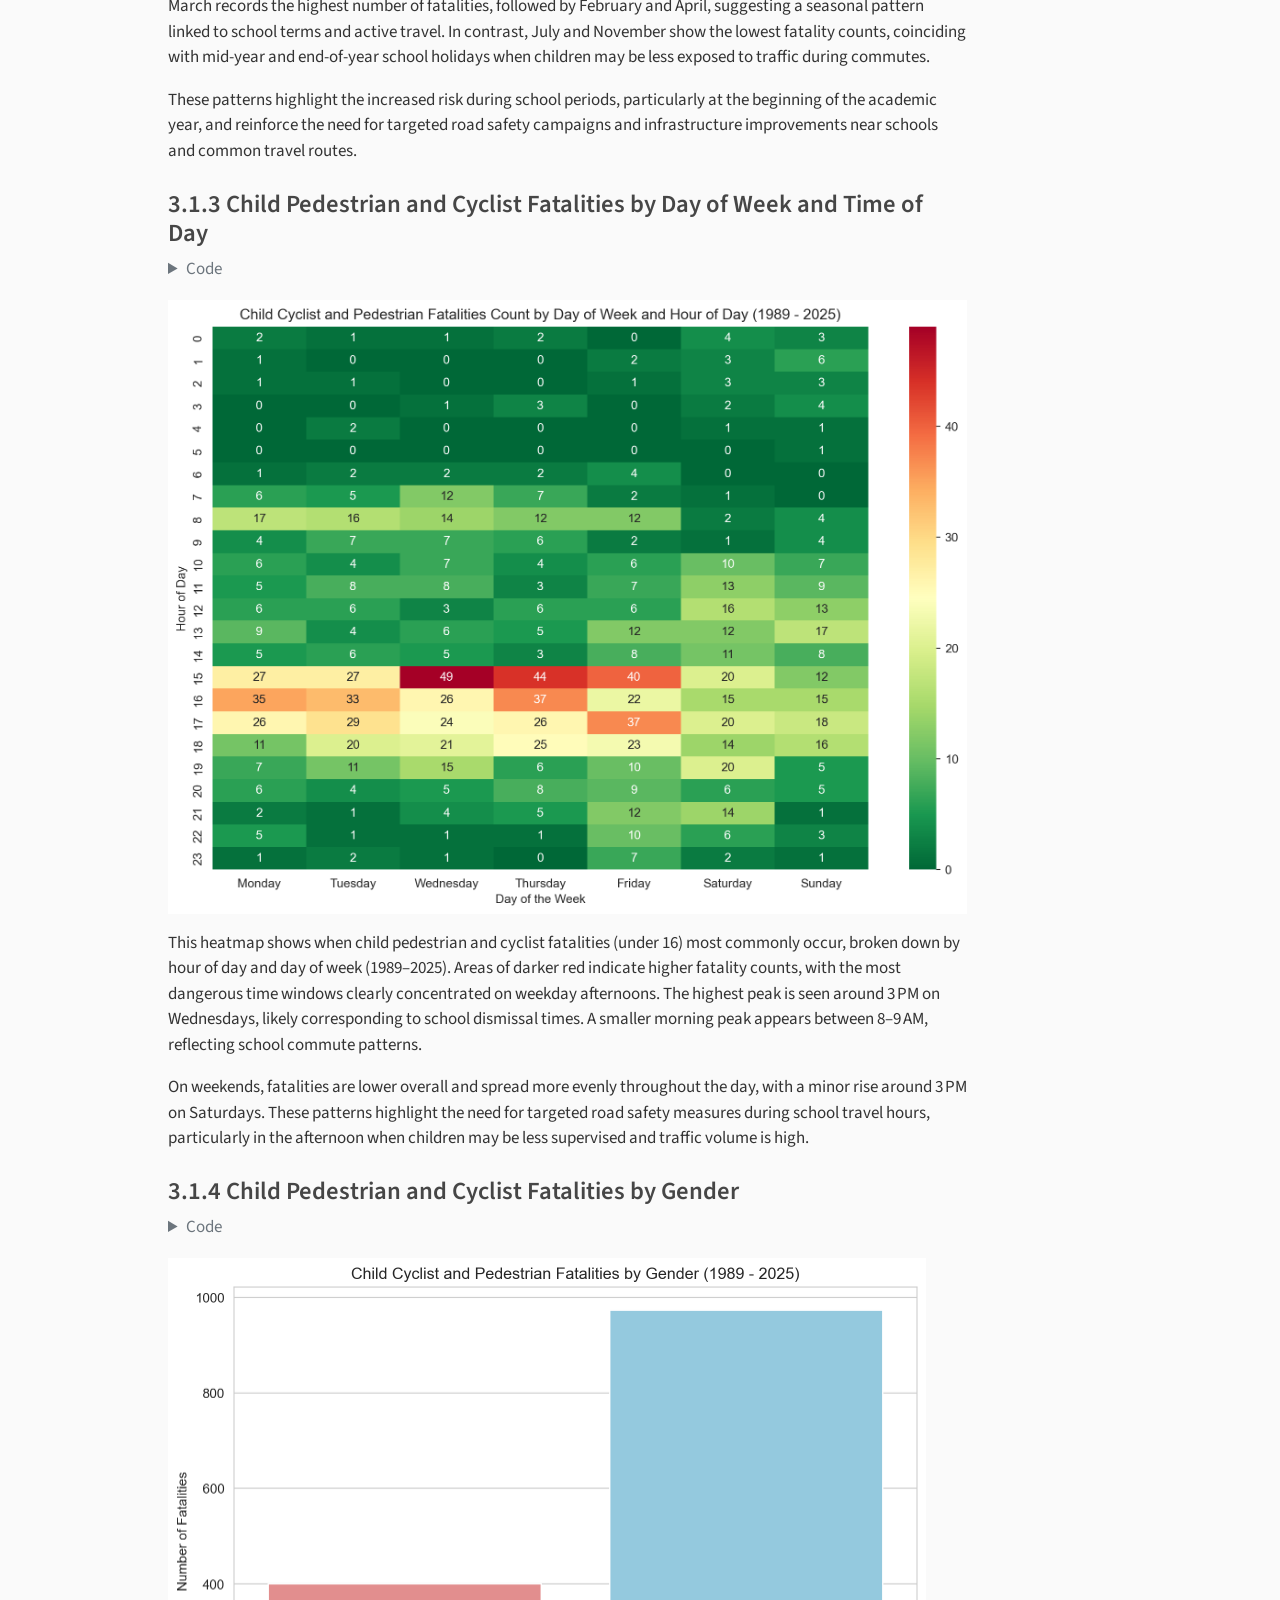
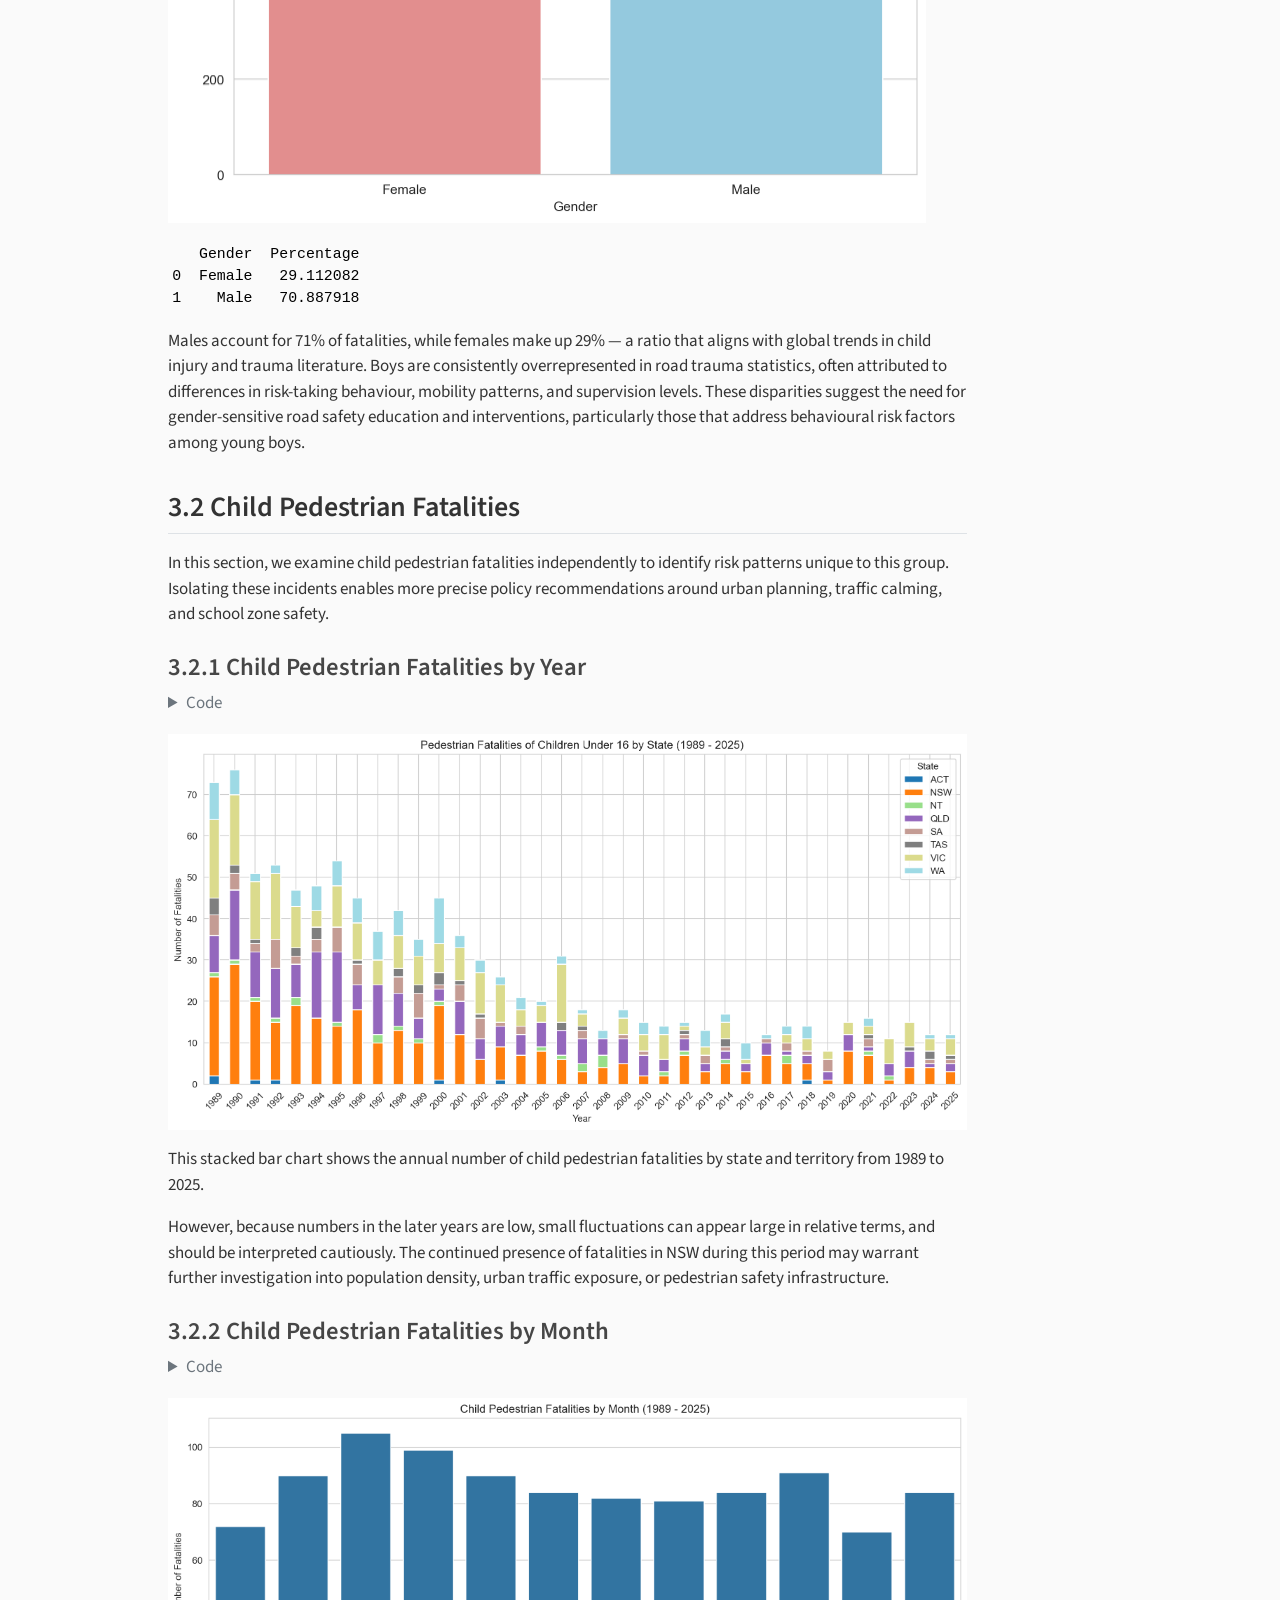
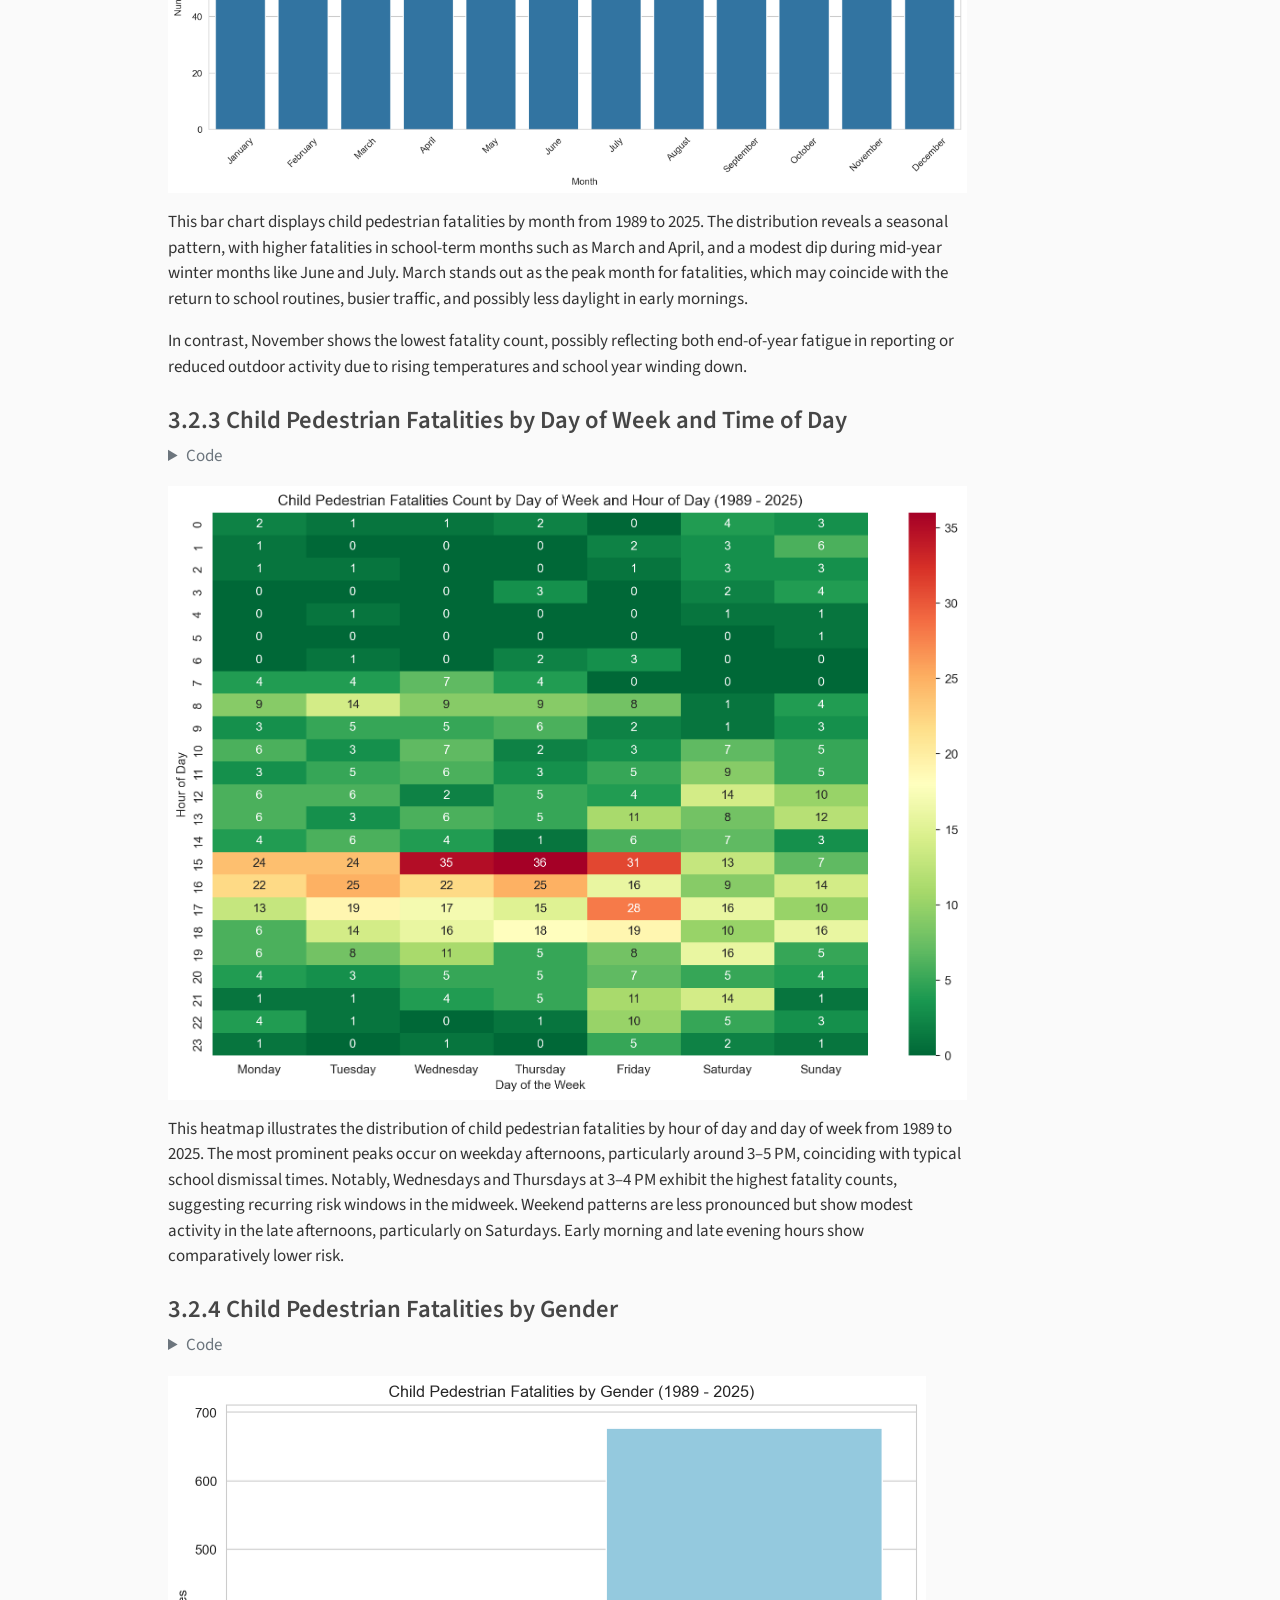
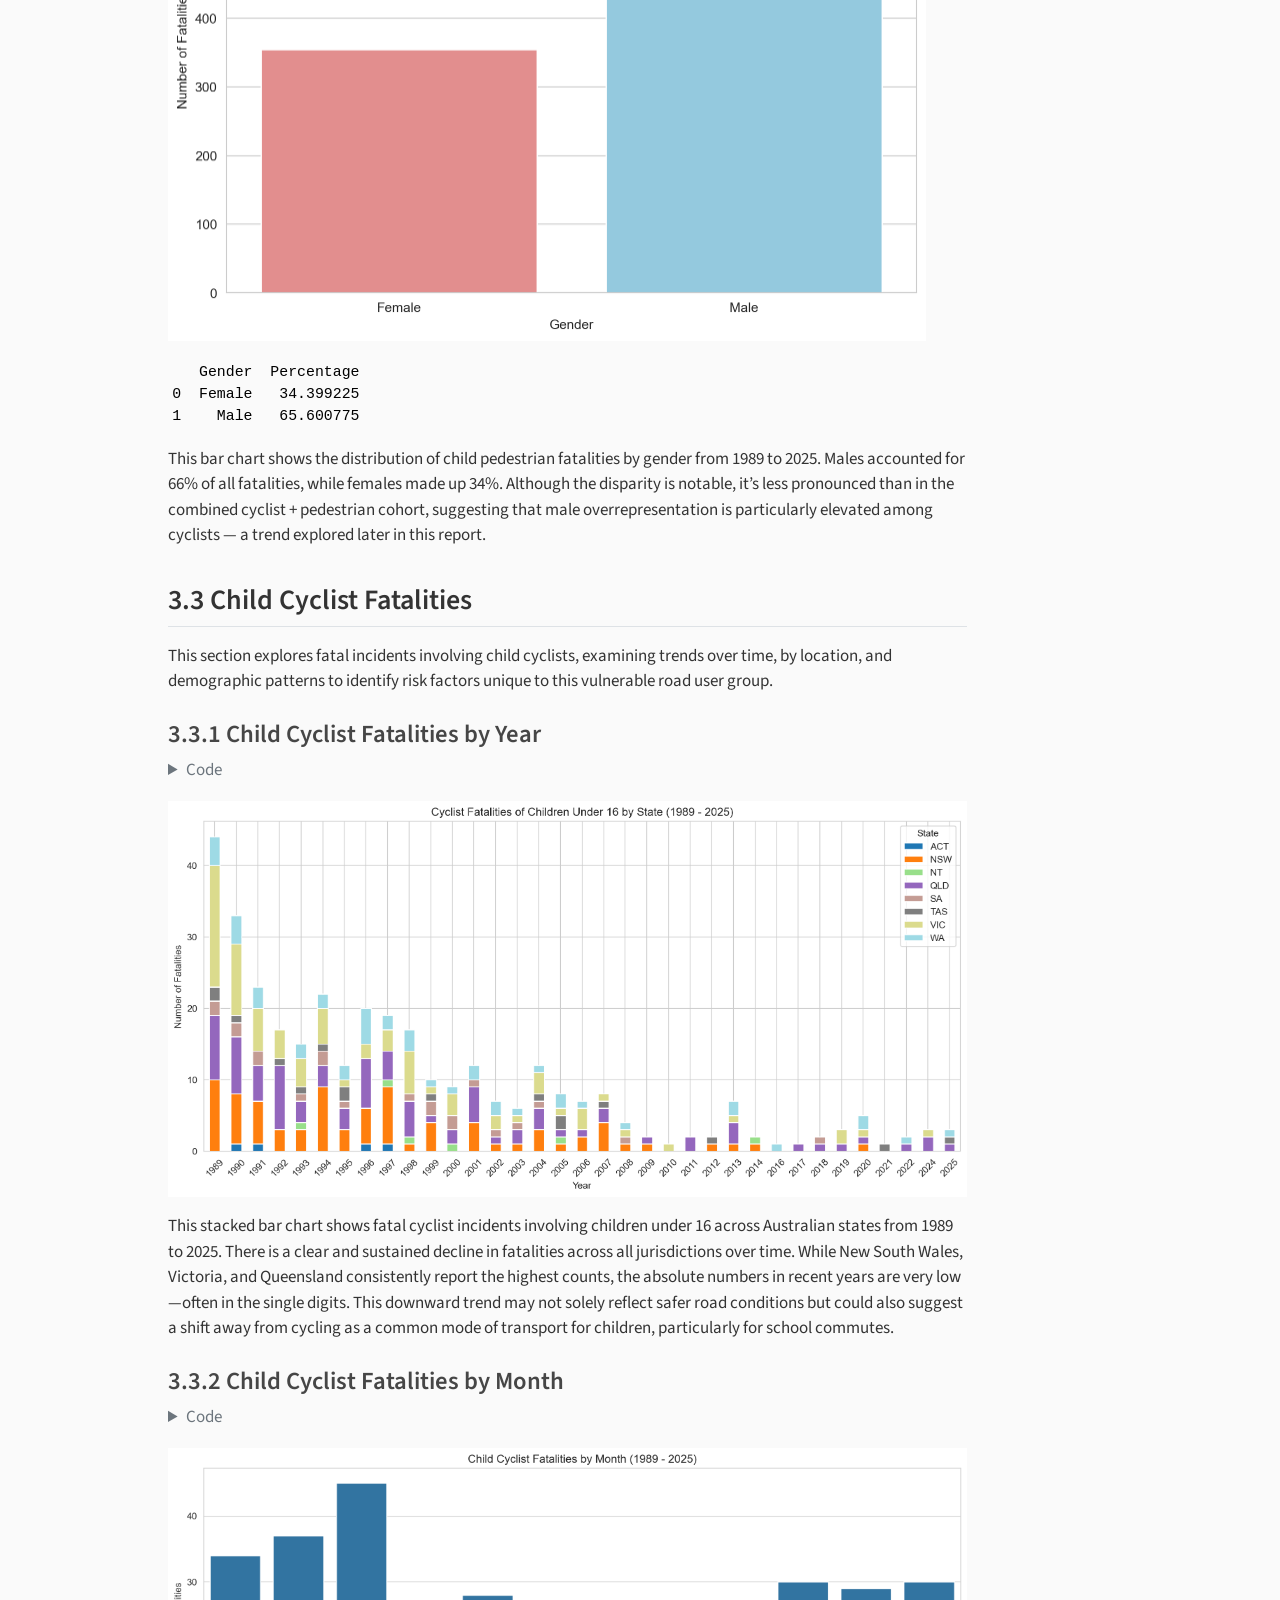
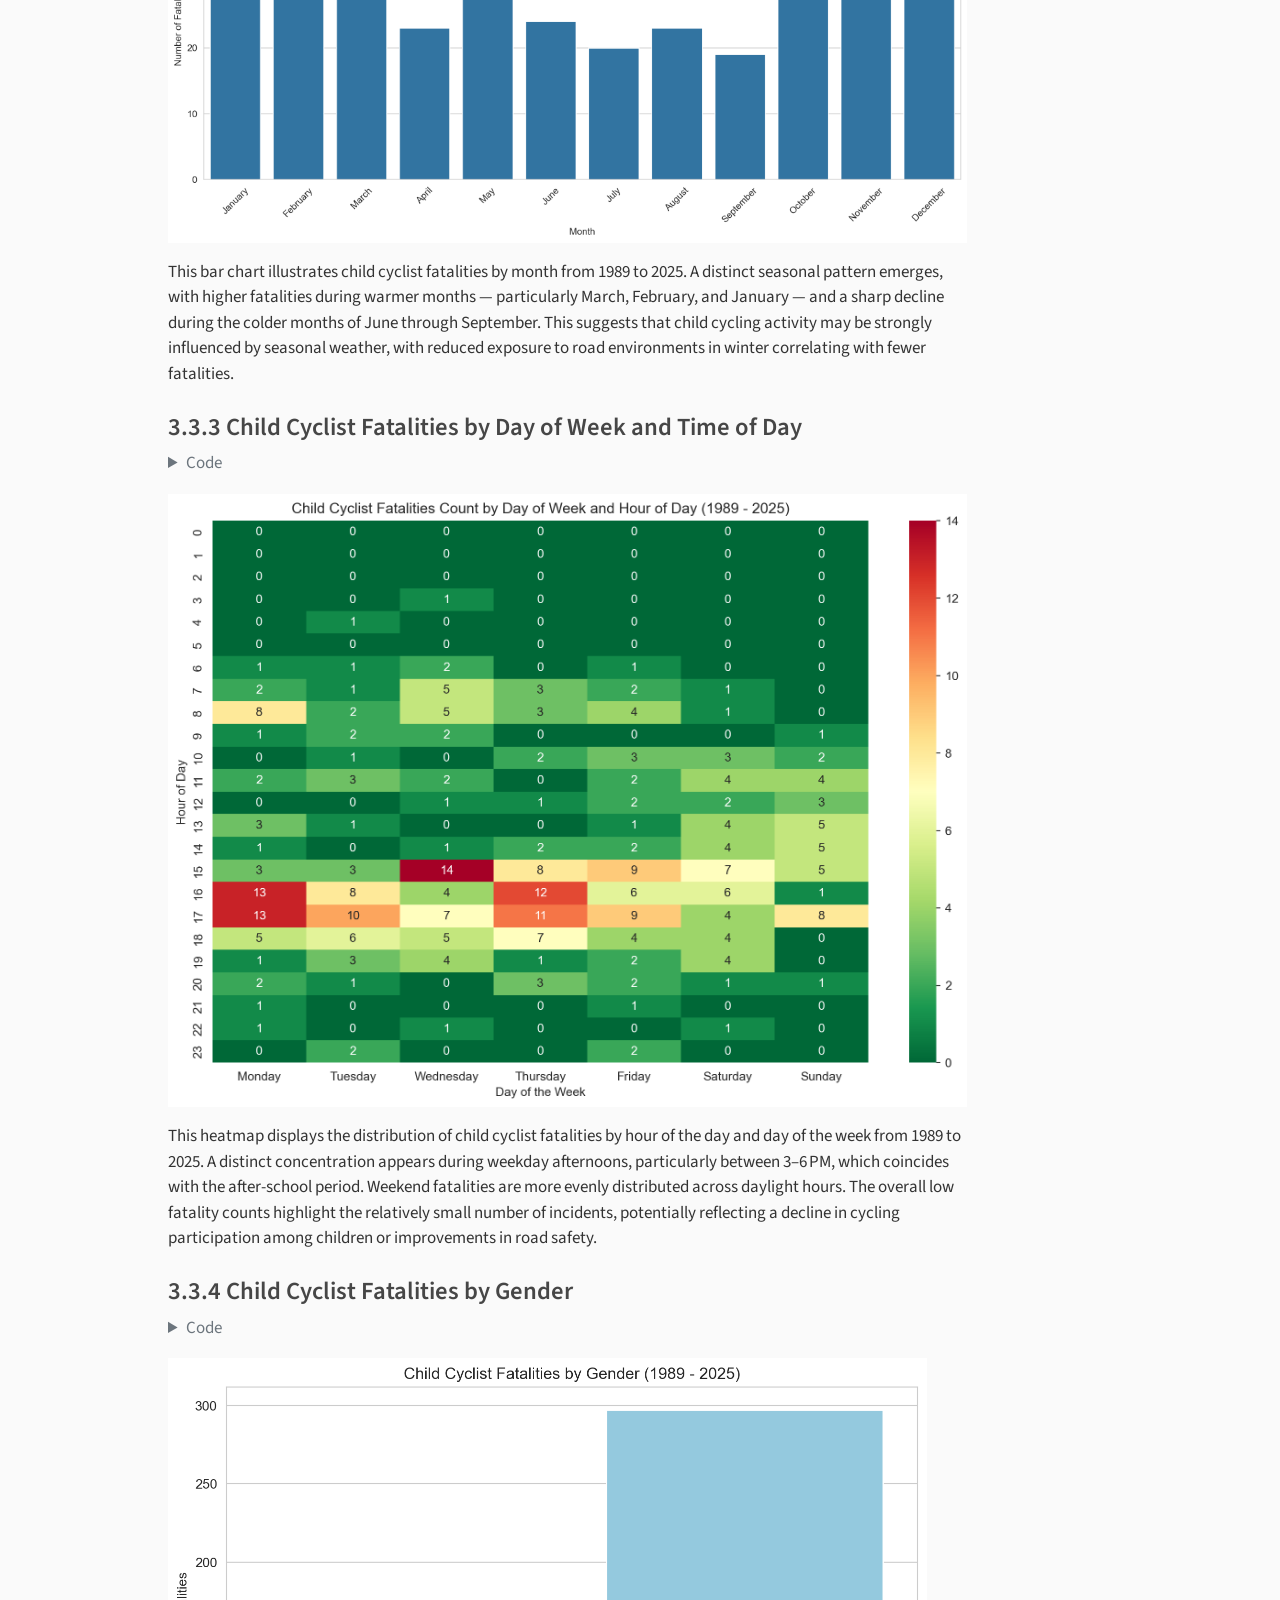
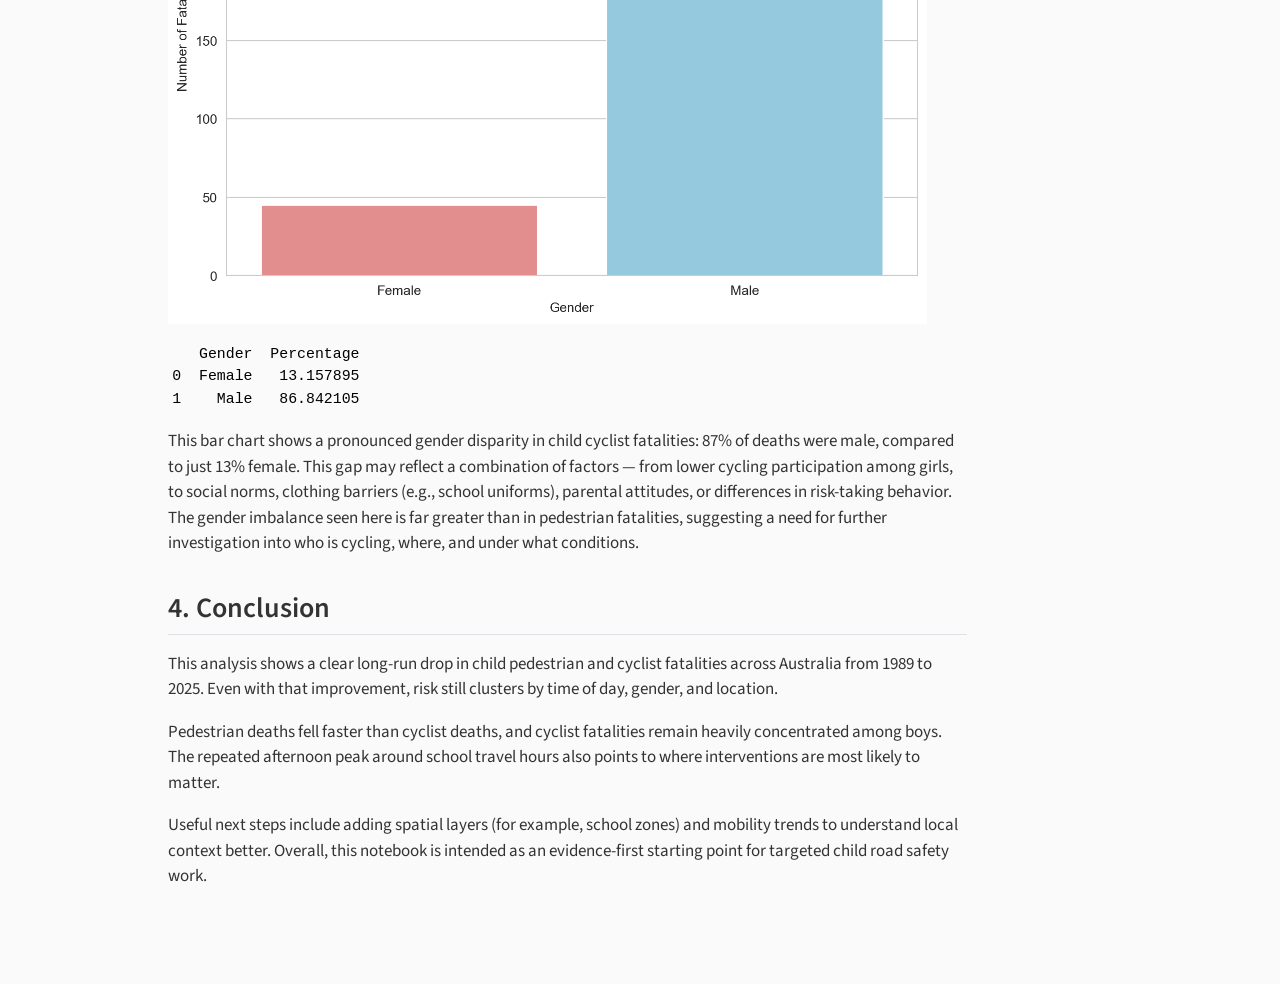
<file: notebooks/1-children.html>
<!DOCTYPE html>
<html xmlns="http://www.w3.org/1999/xhtml" lang="en" xml:lang="en"><head>

<meta charset="utf-8">
<meta name="generator" content="quarto-1.9.36">

<meta name="viewport" content="width=device-width, initial-scale=1.0, user-scalable=yes">


<title>Pedestrian and Cyclist Fatalities: Children Under 16 – Analysis of Australian Road Deaths (ARDD Dataset, 1989–2025)</title>
<style>
/* Default styles provided by pandoc.
** See https://pandoc.org/MANUAL.html#variables-for-html for config info.
*/
code{white-space: pre-wrap;}
span.smallcaps{font-variant: small-caps;}
div.columns{display: flex; gap: min(4vw, 1.5em);}
div.column{flex: auto; overflow-x: auto;}
div.hanging-indent{margin-left: 1.5em; text-indent: -1.5em;}
ul.task-list{list-style: none;}
ul.task-list li input[type="checkbox"] {
  width: 0.8em;
  margin: 0 0.8em 0.2em -1em; /* quarto-specific, see https://github.com/quarto-dev/quarto-cli/issues/4556 */ 
  vertical-align: middle;
}
/* CSS for syntax highlighting */
html { -webkit-text-size-adjust: 100%; }
pre > code.sourceCode { white-space: pre; position: relative; }
pre > code.sourceCode > span { display: inline-block; line-height: 1.25; }
pre > code.sourceCode > span:empty { height: 1.2em; }
.sourceCode { overflow: visible; }
code.sourceCode > span { color: inherit; text-decoration: inherit; }
div.sourceCode { margin: 1em 0; }
pre.sourceCode { margin: 0; }
@media screen {
div.sourceCode { overflow: auto; }
}
@media print {
pre > code.sourceCode { white-space: pre-wrap; }
pre > code.sourceCode > span { text-indent: -5em; padding-left: 5em; }
}
pre.numberSource code
  { counter-reset: source-line 0; }
pre.numberSource code > span
  { position: relative; left: -4em; counter-increment: source-line; }
pre.numberSource code > span > a:first-child::before
  { content: counter(source-line);
    position: relative; left: -1em; text-align: right; vertical-align: baseline;
    border: none; display: inline-block;
    -webkit-touch-callout: none; -webkit-user-select: none;
    -khtml-user-select: none; -moz-user-select: none;
    -ms-user-select: none; user-select: none;
    padding: 0 4px; width: 4em;
  }
pre.numberSource { margin-left: 3em;  padding-left: 4px; }
div.sourceCode
  {   }
@media screen {
pre > code.sourceCode > span > a:first-child::before { text-decoration: underline; }
}
</style>


<script src="../site_libs/quarto-nav/quarto-nav.js"></script>
<script src="../site_libs/quarto-nav/headroom.min.js"></script>
<script src="../site_libs/clipboard/clipboard.min.js"></script>
<script src="../site_libs/quarto-search/autocomplete.umd.js"></script>
<script src="../site_libs/quarto-search/fuse.min.js"></script>
<script src="../site_libs/quarto-search/quarto-search.js"></script>
<meta name="quarto:offset" content="../">
<script src="../site_libs/quarto-html/quarto.js" type="module"></script>
<script src="../site_libs/quarto-html/tabsets/tabsets.js" type="module"></script>
<script src="../site_libs/quarto-html/popper.min.js"></script>
<script src="../site_libs/quarto-html/tippy.umd.min.js"></script>
<script src="../site_libs/quarto-html/anchor.min.js"></script>
<link href="../site_libs/quarto-html/tippy.css" rel="stylesheet">
<link href="../site_libs/quarto-html/quarto-syntax-highlighting-845c23b38eaddc0f92fda52bfe77a8c8.css" rel="stylesheet" class="quarto-color-scheme" id="quarto-text-highlighting-styles">
<link href="../site_libs/quarto-html/quarto-syntax-highlighting-dark-f418161beb48e0141c760e455f12af2c.css" rel="stylesheet" class="quarto-color-scheme quarto-color-alternate" id="quarto-text-highlighting-styles">
<link href="../site_libs/quarto-html/quarto-syntax-highlighting-845c23b38eaddc0f92fda52bfe77a8c8.css" rel="stylesheet" class="quarto-color-scheme-extra" id="quarto-text-highlighting-styles">
<script src="../site_libs/bootstrap/bootstrap.min.js"></script>
<link href="../site_libs/bootstrap/bootstrap-icons.css" rel="stylesheet">
<link href="../site_libs/bootstrap/bootstrap-38b30adbb1f6a60b21c98b316b8589e2.min.css" rel="stylesheet" append-hash="true" class="quarto-color-scheme" id="quarto-bootstrap" data-mode="light">
<link href="../site_libs/bootstrap/bootstrap-dark-c7f0e6bdd0b4b383f1f5ae1017d7c7bd.min.css" rel="stylesheet" append-hash="true" class="quarto-color-scheme quarto-color-alternate" id="quarto-bootstrap" data-mode="dark">
<link href="../site_libs/bootstrap/bootstrap-38b30adbb1f6a60b21c98b316b8589e2.min.css" rel="stylesheet" append-hash="true" class="quarto-color-scheme-extra" id="quarto-bootstrap" data-mode="light">
<script id="quarto-search-options" type="application/json">{
  "location": "navbar",
  "copy-button": false,
  "collapse-after": 3,
  "panel-placement": "end",
  "type": "overlay",
  "limit": 50,
  "keyboard-shortcut": [
    "f",
    "/",
    "s"
  ],
  "show-item-context": false,
  "language": {
    "search-no-results-text": "No results",
    "search-matching-documents-text": "matching documents",
    "search-copy-link-title": "Copy link to search",
    "search-hide-matches-text": "Hide additional matches",
    "search-more-match-text": "more match in this document",
    "search-more-matches-text": "more matches in this document",
    "search-clear-button-title": "Clear",
    "search-text-placeholder": "",
    "search-detached-cancel-button-title": "Cancel",
    "search-submit-button-title": "Submit",
    "search-label": "Search"
  }
}</script>


</head>

<body class="nav-fixed quarto-light"><script id="quarto-html-before-body" type="application/javascript">
    const toggleBodyColorMode = (bsSheetEl) => {
      const mode = bsSheetEl.getAttribute("data-mode");
      const bodyEl = window.document.querySelector("body");
      if (mode === "dark") {
        bodyEl.classList.add("quarto-dark");
        bodyEl.classList.remove("quarto-light");
      } else {
        bodyEl.classList.add("quarto-light");
        bodyEl.classList.remove("quarto-dark");
      }
    }
    const toggleBodyColorPrimary = () => {
      const bsSheetEl = window.document.querySelector("link#quarto-bootstrap:not([rel=disabled-stylesheet])");
      if (bsSheetEl) {
        toggleBodyColorMode(bsSheetEl);
      }
    }
    const setColorSchemeToggle = (alternate) => {
      const toggles = window.document.querySelectorAll('.quarto-color-scheme-toggle');
      for (let i=0; i < toggles.length; i++) {
        const toggle = toggles[i];
        if (toggle) {
          if (alternate) {
            toggle.classList.add("alternate");
          } else {
            toggle.classList.remove("alternate");
          }
        }
      }
    };
    const toggleColorMode = (alternate) => {
      // Switch the stylesheets
      const primaryStylesheets = window.document.querySelectorAll('link.quarto-color-scheme:not(.quarto-color-alternate)');
      const alternateStylesheets = window.document.querySelectorAll('link.quarto-color-scheme.quarto-color-alternate');
      manageTransitions('#quarto-margin-sidebar .nav-link', false);
      if (alternate) {
        // note: dark is layered on light, we don't disable primary!
        enableStylesheet(alternateStylesheets);
        for (const sheetNode of alternateStylesheets) {
          if (sheetNode.id === "quarto-bootstrap") {
            toggleBodyColorMode(sheetNode);
          }
        }
      } else {
        disableStylesheet(alternateStylesheets);
        enableStylesheet(primaryStylesheets)
        toggleBodyColorPrimary();
      }
      manageTransitions('#quarto-margin-sidebar .nav-link', true);
      // Switch the toggles
      setColorSchemeToggle(alternate)
      // Hack to workaround the fact that safari doesn't
      // properly recolor the scrollbar when toggling (#1455)
      if (navigator.userAgent.indexOf('Safari') > 0 && navigator.userAgent.indexOf('Chrome') == -1) {
        manageTransitions("body", false);
        window.scrollTo(0, 1);
        setTimeout(() => {
          window.scrollTo(0, 0);
          manageTransitions("body", true);
        }, 40);
      }
    }
    const disableStylesheet = (stylesheets) => {
      for (let i=0; i < stylesheets.length; i++) {
        const stylesheet = stylesheets[i];
        stylesheet.rel = 'disabled-stylesheet';
      }
    }
    const enableStylesheet = (stylesheets) => {
      for (let i=0; i < stylesheets.length; i++) {
        const stylesheet = stylesheets[i];
        if(stylesheet.rel !== 'stylesheet') { // for Chrome, which will still FOUC without this check
          stylesheet.rel = 'stylesheet';
        }
      }
    }
    const manageTransitions = (selector, allowTransitions) => {
      const els = window.document.querySelectorAll(selector);
      for (let i=0; i < els.length; i++) {
        const el = els[i];
        if (allowTransitions) {
          el.classList.remove('notransition');
        } else {
          el.classList.add('notransition');
        }
      }
    }
    const isFileUrl = () => {
      return window.location.protocol === 'file:';
    }
    const hasAlternateSentinel = () => {
      let styleSentinel = getColorSchemeSentinel();
      if (styleSentinel !== null) {
        return styleSentinel === "alternate";
      } else {
        return false;
      }
    }
    const setStyleSentinel = (alternate) => {
      const value = alternate ? "alternate" : "default";
      if (!isFileUrl()) {
        window.localStorage.setItem("quarto-color-scheme", value);
      } else {
        localAlternateSentinel = value;
      }
    }
    const getColorSchemeSentinel = () => {
      if (!isFileUrl()) {
        const storageValue = window.localStorage.getItem("quarto-color-scheme");
        return storageValue != null ? storageValue : localAlternateSentinel;
      } else {
        return localAlternateSentinel;
      }
    }
    const toggleGiscusIfUsed = (isAlternate, darkModeDefault) => {
      const baseTheme = document.querySelector('#giscus-base-theme')?.value ?? 'light';
      const alternateTheme = document.querySelector('#giscus-alt-theme')?.value ?? 'dark';
      let newTheme = '';
      if(authorPrefersDark) {
        newTheme = isAlternate ? baseTheme : alternateTheme;
      } else {
        newTheme = isAlternate ? alternateTheme : baseTheme;
      }
      const changeGiscusTheme = () => {
        // From: https://github.com/giscus/giscus/issues/336
        const sendMessage = (message) => {
          const iframe = document.querySelector('iframe.giscus-frame');
          if (!iframe) return;
          iframe.contentWindow.postMessage({ giscus: message }, 'https://giscus.app');
        }
        sendMessage({
          setConfig: {
            theme: newTheme
          }
        });
      }
      const isGiscussLoaded = window.document.querySelector('iframe.giscus-frame') !== null;
      if (isGiscussLoaded) {
        changeGiscusTheme();
      }
    };
    const authorPrefersDark = false;
    const darkModeDefault = authorPrefersDark;
      document.querySelector('link#quarto-text-highlighting-styles.quarto-color-scheme-extra').rel = 'disabled-stylesheet';
      document.querySelector('link#quarto-bootstrap.quarto-color-scheme-extra').rel = 'disabled-stylesheet';
    let localAlternateSentinel = darkModeDefault ? 'alternate' : 'default';
    // Dark / light mode switch
    window.quartoToggleColorScheme = () => {
      // Read the current dark / light value
      let toAlternate = !hasAlternateSentinel();
      toggleColorMode(toAlternate);
      setStyleSentinel(toAlternate);
      toggleGiscusIfUsed(toAlternate, darkModeDefault);
      window.dispatchEvent(new Event('resize'));
    };
    // Switch to dark mode if need be
    if (hasAlternateSentinel()) {
      toggleColorMode(true);
    } else {
      toggleColorMode(false);
    }
  </script>

<div id="quarto-search-results"></div>
  <header id="quarto-header" class="headroom fixed-top">
    <nav class="navbar navbar-expand-lg " data-bs-theme="dark">
      <div class="navbar-container container-fluid">
      <div class="navbar-brand-container mx-auto">
    <a class="navbar-brand" href="../index.html">
    <span class="navbar-title">Analysis of Australian Road Deaths (ARDD Dataset, 1989–2025)</span>
    </a>
  </div>
            <div id="quarto-search" class="" title="Search"></div>
          <button class="navbar-toggler" type="button" data-bs-toggle="collapse" data-bs-target="#navbarCollapse" aria-controls="navbarCollapse" role="menu" aria-expanded="false" aria-label="Toggle navigation" onclick="if (window.quartoToggleHeadroom) { window.quartoToggleHeadroom(); }">
  <span class="navbar-toggler-icon"></span>
</button>
          <div class="collapse navbar-collapse" id="navbarCollapse">
            <ul class="navbar-nav navbar-nav-scroll me-auto">
  <li class="nav-item">
    <a class="nav-link" href="../index.html"> 
<span class="menu-text">Home</span></a>
  </li>  
  <li class="nav-item">
    <a class="nav-link" href="../notebooks/0-eda-australian-road-fatalities.html"> 
<span class="menu-text">Main EDA</span></a>
  </li>  
  <li class="nav-item">
    <a class="nav-link" href="../notebooks/2-motorcyclists.html"> 
<span class="menu-text">Motorcyclists</span></a>
  </li>  
  <li class="nav-item">
    <a class="nav-link active" href="../notebooks/1-children.html" aria-current="page"> 
<span class="menu-text">Children</span></a>
  </li>  
</ul>
          </div> <!-- /navcollapse -->
            <div class="quarto-navbar-tools">
  <a href="" class="quarto-color-scheme-toggle quarto-navigation-tool  px-1" onclick="window.quartoToggleColorScheme(); return false;" title="Toggle dark mode"><i class="bi"></i></a>
</div>
      </div> <!-- /container-fluid -->
    </nav>
</header>
<!-- content -->
<div id="quarto-content" class="quarto-container page-columns page-rows-contents page-layout-article page-navbar">
<!-- sidebar -->
<!-- margin-sidebar -->
    <div id="quarto-margin-sidebar" class="sidebar margin-sidebar">
        <nav id="TOC" role="doc-toc" class="toc-active">
    <h2 id="toc-title">On this page</h2>
   
  <ul>
  <li><a href="#key-findings" id="toc-key-findings" class="nav-link active" data-scroll-target="#key-findings">1. Key Findings</a></li>
  <li><a href="#data-cleaning" id="toc-data-cleaning" class="nav-link" data-scroll-target="#data-cleaning">2. Data Cleaning</a></li>
  <li><a href="#vulnerable-road-users-visualization" id="toc-vulnerable-road-users-visualization" class="nav-link" data-scroll-target="#vulnerable-road-users-visualization">3. Vulnerable Road Users Visualization</a></li>
  <li><a href="#child-pedestrian-and-cyclist-fatalities" id="toc-child-pedestrian-and-cyclist-fatalities" class="nav-link" data-scroll-target="#child-pedestrian-and-cyclist-fatalities">3.1 Child Pedestrian and Cyclist Fatalities</a>
  <ul class="collapse">
  <li><a href="#child-pedestrian-and-cyclist-fatalities-by-year" id="toc-child-pedestrian-and-cyclist-fatalities-by-year" class="nav-link" data-scroll-target="#child-pedestrian-and-cyclist-fatalities-by-year">3.1.1 Child Pedestrian and Cyclist Fatalities by Year</a></li>
  <li><a href="#child-pedestrian-and-cyclist-fatalities-by-month" id="toc-child-pedestrian-and-cyclist-fatalities-by-month" class="nav-link" data-scroll-target="#child-pedestrian-and-cyclist-fatalities-by-month">3.1.2 Child Pedestrian and Cyclist Fatalities by Month</a></li>
  <li><a href="#child-pedestrian-and-cyclist-fatalities-by-day-of-week-and-time-of-day" id="toc-child-pedestrian-and-cyclist-fatalities-by-day-of-week-and-time-of-day" class="nav-link" data-scroll-target="#child-pedestrian-and-cyclist-fatalities-by-day-of-week-and-time-of-day">3.1.3 Child Pedestrian and Cyclist Fatalities by Day of Week and Time of Day</a></li>
  <li><a href="#child-pedestrian-and-cyclist-fatalities-by-gender" id="toc-child-pedestrian-and-cyclist-fatalities-by-gender" class="nav-link" data-scroll-target="#child-pedestrian-and-cyclist-fatalities-by-gender">3.1.4 Child Pedestrian and Cyclist Fatalities by Gender</a></li>
  </ul></li>
  <li><a href="#child-pedestrian-fatalities" id="toc-child-pedestrian-fatalities" class="nav-link" data-scroll-target="#child-pedestrian-fatalities">3.2 Child Pedestrian Fatalities</a>
  <ul class="collapse">
  <li><a href="#child-pedestrian-fatalities-by-year" id="toc-child-pedestrian-fatalities-by-year" class="nav-link" data-scroll-target="#child-pedestrian-fatalities-by-year">3.2.1 Child Pedestrian Fatalities by Year</a></li>
  <li><a href="#child-pedestrian-fatalities-by-month" id="toc-child-pedestrian-fatalities-by-month" class="nav-link" data-scroll-target="#child-pedestrian-fatalities-by-month">3.2.2 Child Pedestrian Fatalities by Month</a></li>
  <li><a href="#child-pedestrian-fatalities-by-day-of-week-and-time-of-day" id="toc-child-pedestrian-fatalities-by-day-of-week-and-time-of-day" class="nav-link" data-scroll-target="#child-pedestrian-fatalities-by-day-of-week-and-time-of-day">3.2.3 Child Pedestrian Fatalities by Day of Week and Time of Day</a></li>
  <li><a href="#child-pedestrian-fatalities-by-gender" id="toc-child-pedestrian-fatalities-by-gender" class="nav-link" data-scroll-target="#child-pedestrian-fatalities-by-gender">3.2.4 Child Pedestrian Fatalities by Gender</a></li>
  </ul></li>
  <li><a href="#child-cyclist-fatalities" id="toc-child-cyclist-fatalities" class="nav-link" data-scroll-target="#child-cyclist-fatalities">3.3 Child Cyclist Fatalities</a>
  <ul class="collapse">
  <li><a href="#child-cyclist-fatalities-by-year" id="toc-child-cyclist-fatalities-by-year" class="nav-link" data-scroll-target="#child-cyclist-fatalities-by-year">3.3.1 Child Cyclist Fatalities by Year</a></li>
  <li><a href="#child-cyclist-fatalities-by-month" id="toc-child-cyclist-fatalities-by-month" class="nav-link" data-scroll-target="#child-cyclist-fatalities-by-month">3.3.2 Child Cyclist Fatalities by Month</a></li>
  <li><a href="#child-cyclist-fatalities-by-day-of-week-and-time-of-day" id="toc-child-cyclist-fatalities-by-day-of-week-and-time-of-day" class="nav-link" data-scroll-target="#child-cyclist-fatalities-by-day-of-week-and-time-of-day">3.3.3 Child Cyclist Fatalities by Day of Week and Time of Day</a></li>
  <li><a href="#child-cyclist-fatalities-by-gender" id="toc-child-cyclist-fatalities-by-gender" class="nav-link" data-scroll-target="#child-cyclist-fatalities-by-gender">3.3.4 Child Cyclist Fatalities by Gender</a></li>
  </ul></li>
  <li><a href="#conclusion" id="toc-conclusion" class="nav-link" data-scroll-target="#conclusion">4. Conclusion</a></li>
  </ul>
</nav>
    </div>
<!-- main -->
<main class="content" id="quarto-document-content">


<header id="title-block-header" class="quarto-title-block default">
<div class="quarto-title">
<h1 class="title">Pedestrian and Cyclist Fatalities: Children Under 16</h1>
</div>



<div class="quarto-title-meta">

    
  
    
  </div>
  


</header>


<p>This sub-analysis looks at fatal crashes involving <strong>child pedestrians and cyclists</strong> in Australia from 1989 to the present. These groups are especially vulnerable on roads because they have less physical protection and often less traffic awareness than adults.</p>
<p>The notebook focuses on identifying: - Long-term trends in child pedestrian and cyclist fatalities - Temporal and gender-based differences - Key risk periods by month, day, and time</p>
<p>The goal is to highlight patterns that can inform practical safety interventions for children.</p>
<section id="key-findings" class="level2">
<h2 class="anchored" data-anchor-id="key-findings">1. Key Findings</h2>
<ul>
<li><strong>Fatalities Have Declined</strong>: Both pedestrian and cyclist fatalities have steadily decreased since 1989, with more pronounced reductions among pedestrians.</li>
<li><strong>Gender Disparity</strong>: Males make up the majority of fatalities in both cohorts, especially among cyclists (87%).</li>
<li><strong>High-Risk Time Windows</strong>: Most fatalities occur on weekdays during school commute hours — especially 3–6 pm.</li>
<li><strong>Seasonal Trends</strong>: Warmer months (particularly March) see more fatalities, suggesting increased outdoor activity or exposure.</li>
<li><strong>State Patterns</strong>: New South Wales consistently reports the highest number of fatalities, even in recent years.</li>
</ul>
</section>
<section id="data-cleaning" class="level2">
<h2 class="anchored" data-anchor-id="data-cleaning">2. Data Cleaning</h2>
<p>Data cleaning pipeline is imported from the <code>data_cleaning.py</code> file. The pipeline includes functions to load the data, clean it, and filter it for the analysis.</p>
<div id="0501cb2d" class="cell" data-execution_count="1">
<details class="code-fold">
<summary>Code</summary>
<div class="code-copy-outer-scaffold"><div class="sourceCode cell-code" id="cb1"><pre class="sourceCode python code-with-copy"><code class="sourceCode python"><span id="cb1-1"><a href="#cb1-1" aria-hidden="true" tabindex="-1"></a><span class="co">"""</span></span>
<span id="cb1-2"><a href="#cb1-2" aria-hidden="true" tabindex="-1"></a><span class="co">This notebook is fully self-contained and does not depend on the main EDA notebook.</span></span>
<span id="cb1-3"><a href="#cb1-3" aria-hidden="true" tabindex="-1"></a></span>
<span id="cb1-4"><a href="#cb1-4" aria-hidden="true" tabindex="-1"></a><span class="co">The dataset is loaded and cleaned using `full_clean_pipeline()` from `scripts/data_cleaning.py`, which:</span></span>
<span id="cb1-5"><a href="#cb1-5" aria-hidden="true" tabindex="-1"></a><span class="co">- Loads raw data from /data/Crash_Data.csv</span></span>
<span id="cb1-6"><a href="#cb1-6" aria-hidden="true" tabindex="-1"></a><span class="co">- Cleans missing values and harmonizes variables</span></span>
<span id="cb1-7"><a href="#cb1-7" aria-hidden="true" tabindex="-1"></a><span class="co">- Drops incomplete or irrelevant columns</span></span>
<span id="cb1-8"><a href="#cb1-8" aria-hidden="true" tabindex="-1"></a><span class="co">- Returns a tidy, ready-to-analyze DataFrame</span></span>
<span id="cb1-9"><a href="#cb1-9" aria-hidden="true" tabindex="-1"></a><span class="co">"""</span></span>
<span id="cb1-10"><a href="#cb1-10" aria-hidden="true" tabindex="-1"></a></span>
<span id="cb1-11"><a href="#cb1-11" aria-hidden="true" tabindex="-1"></a><span class="co"># Set the directory for the script</span></span>
<span id="cb1-12"><a href="#cb1-12" aria-hidden="true" tabindex="-1"></a><span class="im">import</span> sys</span>
<span id="cb1-13"><a href="#cb1-13" aria-hidden="true" tabindex="-1"></a>sys.path.append(<span class="st">"../scripts"</span>) </span>
<span id="cb1-14"><a href="#cb1-14" aria-hidden="true" tabindex="-1"></a></span>
<span id="cb1-15"><a href="#cb1-15" aria-hidden="true" tabindex="-1"></a><span class="co"># Importing necessary libraries</span></span>
<span id="cb1-16"><a href="#cb1-16" aria-hidden="true" tabindex="-1"></a></span>
<span id="cb1-17"><a href="#cb1-17" aria-hidden="true" tabindex="-1"></a><span class="im">import</span> pandas <span class="im">as</span> pd </span>
<span id="cb1-18"><a href="#cb1-18" aria-hidden="true" tabindex="-1"></a><span class="im">import</span> numpy <span class="im">as</span> np</span>
<span id="cb1-19"><a href="#cb1-19" aria-hidden="true" tabindex="-1"></a><span class="im">import</span> matplotlib.pyplot <span class="im">as</span> plt</span>
<span id="cb1-20"><a href="#cb1-20" aria-hidden="true" tabindex="-1"></a><span class="im">import</span> seaborn <span class="im">as</span> sns</span>
<span id="cb1-21"><a href="#cb1-21" aria-hidden="true" tabindex="-1"></a><span class="im">from</span> IPython.display <span class="im">import</span> display</span>
<span id="cb1-22"><a href="#cb1-22" aria-hidden="true" tabindex="-1"></a></span>
<span id="cb1-23"><a href="#cb1-23" aria-hidden="true" tabindex="-1"></a><span class="im">from</span> data_cleaning <span class="im">import</span> full_clean_pipeline</span>
<span id="cb1-24"><a href="#cb1-24" aria-hidden="true" tabindex="-1"></a></span>
<span id="cb1-25"><a href="#cb1-25" aria-hidden="true" tabindex="-1"></a>df <span class="op">=</span> pd.read_csv(<span class="st">"../data/Crash_Data.csv"</span>, low_memory<span class="op">=</span><span class="va">False</span>)</span>
<span id="cb1-26"><a href="#cb1-26" aria-hidden="true" tabindex="-1"></a>df <span class="op">=</span> full_clean_pipeline(df)</span>
<span id="cb1-27"><a href="#cb1-27" aria-hidden="true" tabindex="-1"></a></span>
<span id="cb1-28"><a href="#cb1-28" aria-hidden="true" tabindex="-1"></a><span class="co"># Create variable for the earliest and latest years in the dataset to be dynamically displayed in plot titles</span></span>
<span id="cb1-29"><a href="#cb1-29" aria-hidden="true" tabindex="-1"></a>latest_year <span class="op">=</span> df[<span class="st">'Year'</span>].<span class="bu">max</span>()</span>
<span id="cb1-30"><a href="#cb1-30" aria-hidden="true" tabindex="-1"></a>earliest_year <span class="op">=</span> df[<span class="st">'Year'</span>].<span class="bu">min</span>()</span>
<span id="cb1-31"><a href="#cb1-31" aria-hidden="true" tabindex="-1"></a><span class="bu">print</span>(<span class="ss">f"The dataset contains data from </span><span class="sc">{</span>earliest_year<span class="sc">}</span><span class="ss"> to </span><span class="sc">{</span>latest_year<span class="sc">}</span><span class="ss">."</span>)</span></code></pre></div><button title="Copy to Clipboard" class="code-copy-button"><i class="bi"></i></button></div>
</details>
<div class="cell-output cell-output-stdout">
<pre><code>The dataset contains data from 1989 to 2025.</code></pre>
</div>
</div>
<div id="bd49f0bd" class="cell" data-execution_count="2">
<details class="code-fold">
<summary>Code</summary>
<div class="code-copy-outer-scaffold"><div class="sourceCode cell-code" id="cb3"><pre class="sourceCode python code-with-copy"><code class="sourceCode python"><span id="cb3-1"><a href="#cb3-1" aria-hidden="true" tabindex="-1"></a><span class="co"># Create commonly used filtered DataFrames</span></span>
<span id="cb3-2"><a href="#cb3-2" aria-hidden="true" tabindex="-1"></a>children_under_16 <span class="op">=</span> df[df[<span class="st">'Age Group'</span>] <span class="op">==</span> <span class="st">'0_to_16'</span>]</span>
<span id="cb3-3"><a href="#cb3-3" aria-hidden="true" tabindex="-1"></a>child_ped_cyclist_fatalities <span class="op">=</span> children_under_16[children_under_16[<span class="st">'Road User'</span>].isin([<span class="st">'Pedestrian'</span>, <span class="st">'Pedal cyclist'</span>])]</span>
<span id="cb3-4"><a href="#cb3-4" aria-hidden="true" tabindex="-1"></a>pedestrian_children <span class="op">=</span> children_under_16[children_under_16[<span class="st">'Road User'</span>] <span class="op">==</span> <span class="st">'Pedestrian'</span>]</span>
<span id="cb3-5"><a href="#cb3-5" aria-hidden="true" tabindex="-1"></a>cyclist_children <span class="op">=</span> children_under_16[children_under_16[<span class="st">'Road User'</span>] <span class="op">==</span> <span class="st">'Pedal cyclist'</span>]</span>
<span id="cb3-6"><a href="#cb3-6" aria-hidden="true" tabindex="-1"></a></span>
<span id="cb3-7"><a href="#cb3-7" aria-hidden="true" tabindex="-1"></a><span class="bu">print</span>(<span class="st">"Filtered DataFrames created:"</span>)</span>
<span id="cb3-8"><a href="#cb3-8" aria-hidden="true" tabindex="-1"></a><span class="bu">print</span>(<span class="ss">f"- children_under_16: </span><span class="sc">{</span>children_under_16<span class="sc">.</span>shape[<span class="dv">0</span>]<span class="sc">}</span><span class="ss"> rows"</span>)</span>
<span id="cb3-9"><a href="#cb3-9" aria-hidden="true" tabindex="-1"></a><span class="bu">print</span>(<span class="ss">f"- child_ped_cyclist_fatalities: </span><span class="sc">{</span>child_ped_cyclist_fatalities<span class="sc">.</span>shape[<span class="dv">0</span>]<span class="sc">}</span><span class="ss"> rows"</span>)</span>
<span id="cb3-10"><a href="#cb3-10" aria-hidden="true" tabindex="-1"></a><span class="bu">print</span>(<span class="ss">f"- pedestrian_children: </span><span class="sc">{</span>pedestrian_children<span class="sc">.</span>shape[<span class="dv">0</span>]<span class="sc">}</span><span class="ss"> rows"</span>)</span>
<span id="cb3-11"><a href="#cb3-11" aria-hidden="true" tabindex="-1"></a><span class="bu">print</span>(<span class="ss">f"- cyclist_children: </span><span class="sc">{</span>cyclist_children<span class="sc">.</span>shape[<span class="dv">0</span>]<span class="sc">}</span><span class="ss"> rows"</span>)</span>
<span id="cb3-12"><a href="#cb3-12" aria-hidden="true" tabindex="-1"></a></span>
<span id="cb3-13"><a href="#cb3-13" aria-hidden="true" tabindex="-1"></a><span class="co"># Define constants for reuse</span></span>
<span id="cb3-14"><a href="#cb3-14" aria-hidden="true" tabindex="-1"></a>month_names <span class="op">=</span> {<span class="dv">1</span>: <span class="st">'January'</span>, <span class="dv">2</span>: <span class="st">'February'</span>, <span class="dv">3</span>: <span class="st">'March'</span>, <span class="dv">4</span>: <span class="st">'April'</span>, <span class="dv">5</span>: <span class="st">'May'</span>,</span>
<span id="cb3-15"><a href="#cb3-15" aria-hidden="true" tabindex="-1"></a>               <span class="dv">6</span>: <span class="st">'June'</span>, <span class="dv">7</span>: <span class="st">'July'</span>, <span class="dv">8</span>: <span class="st">'August'</span>, <span class="dv">9</span>: <span class="st">'September'</span>, <span class="dv">10</span>: <span class="st">'October'</span>,</span>
<span id="cb3-16"><a href="#cb3-16" aria-hidden="true" tabindex="-1"></a>               <span class="dv">11</span>: <span class="st">'November'</span>, <span class="dv">12</span>: <span class="st">'December'</span>}</span>
<span id="cb3-17"><a href="#cb3-17" aria-hidden="true" tabindex="-1"></a></span>
<span id="cb3-18"><a href="#cb3-18" aria-hidden="true" tabindex="-1"></a>month_order <span class="op">=</span> [<span class="st">'January'</span>, <span class="st">'February'</span>, <span class="st">'March'</span>, <span class="st">'April'</span>, <span class="st">'May'</span>, <span class="st">'June'</span>, <span class="st">'July'</span>,</span>
<span id="cb3-19"><a href="#cb3-19" aria-hidden="true" tabindex="-1"></a>               <span class="st">'August'</span>, <span class="st">'September'</span>, <span class="st">'October'</span>, <span class="st">'November'</span>, <span class="st">'December'</span>]</span>
<span id="cb3-20"><a href="#cb3-20" aria-hidden="true" tabindex="-1"></a></span>
<span id="cb3-21"><a href="#cb3-21" aria-hidden="true" tabindex="-1"></a>day_order <span class="op">=</span> [<span class="st">'Monday'</span>, <span class="st">'Tuesday'</span>, <span class="st">'Wednesday'</span>, <span class="st">'Thursday'</span>, <span class="st">'Friday'</span>, <span class="st">'Saturday'</span>, <span class="st">'Sunday'</span>]</span>
<span id="cb3-22"><a href="#cb3-22" aria-hidden="true" tabindex="-1"></a></span>
<span id="cb3-23"><a href="#cb3-23" aria-hidden="true" tabindex="-1"></a>custom_palette <span class="op">=</span> {<span class="st">'Female'</span>: <span class="st">'lightcoral'</span>, <span class="st">'Male'</span>: <span class="st">'skyblue'</span>}</span></code></pre></div><button title="Copy to Clipboard" class="code-copy-button"><i class="bi"></i></button></div>
</details>
<div class="cell-output cell-output-stdout">
<pre><code>Filtered DataFrames created:
- children_under_16: 4344 rows
- child_ped_cyclist_fatalities: 1374 rows
- pedestrian_children: 1032 rows
- cyclist_children: 342 rows</code></pre>
</div>
</div>
</section>
<section id="vulnerable-road-users-visualization" class="level2">
<h2 class="anchored" data-anchor-id="vulnerable-road-users-visualization">3. Vulnerable Road Users Visualization</h2>
<p>This section focuses on child pedestrians and cyclists and tracks long-term trends, gender differences, and high-risk time windows (month, day, and hour). The aim is to keep the findings practical and easy to act on.</p>
</section>
<section id="child-pedestrian-and-cyclist-fatalities" class="level2">
<h2 class="anchored" data-anchor-id="child-pedestrian-and-cyclist-fatalities">3.1 Child Pedestrian and Cyclist Fatalities</h2>
<section id="child-pedestrian-and-cyclist-fatalities-by-year" class="level3">
<h3 class="anchored" data-anchor-id="child-pedestrian-and-cyclist-fatalities-by-year">3.1.1 Child Pedestrian and Cyclist Fatalities by Year</h3>
<div id="207d9f5a" class="cell" data-execution_count="3">
<details class="code-fold">
<summary>Code</summary>
<div class="code-copy-outer-scaffold"><div class="sourceCode cell-code" id="cb5"><pre class="sourceCode python code-with-copy"><code class="sourceCode python"><span id="cb5-1"><a href="#cb5-1" aria-hidden="true" tabindex="-1"></a><span class="co"># Fatalities for Children Under 16 by Road User Type </span></span>
<span id="cb5-2"><a href="#cb5-2" aria-hidden="true" tabindex="-1"></a><span class="co"># Group data by Year and Road User, counting all Crash ID occurrences</span></span>
<span id="cb5-3"><a href="#cb5-3" aria-hidden="true" tabindex="-1"></a>fatalities_by_year_user_children <span class="op">=</span> child_ped_cyclist_fatalities.groupby([<span class="st">'Year'</span>, <span class="st">'Road User'</span>])[<span class="st">'Crash ID'</span>].count().reset_index(name<span class="op">=</span><span class="st">'Fatalities'</span>) <span class="co"># Changed variable name</span></span>
<span id="cb5-4"><a href="#cb5-4" aria-hidden="true" tabindex="-1"></a></span>
<span id="cb5-5"><a href="#cb5-5" aria-hidden="true" tabindex="-1"></a><span class="co"># Plotting raw numbers of Fatalities for Children Under 16</span></span>
<span id="cb5-6"><a href="#cb5-6" aria-hidden="true" tabindex="-1"></a>sns.set_style(<span class="st">'whitegrid'</span>)</span>
<span id="cb5-7"><a href="#cb5-7" aria-hidden="true" tabindex="-1"></a>plt.figure(figsize<span class="op">=</span>(<span class="dv">12</span>, <span class="dv">6</span>))</span>
<span id="cb5-8"><a href="#cb5-8" aria-hidden="true" tabindex="-1"></a>sns.lineplot(x<span class="op">=</span><span class="st">'Year'</span>, </span>
<span id="cb5-9"><a href="#cb5-9" aria-hidden="true" tabindex="-1"></a>            y<span class="op">=</span><span class="st">'Fatalities'</span>,</span>
<span id="cb5-10"><a href="#cb5-10" aria-hidden="true" tabindex="-1"></a>            data<span class="op">=</span>fatalities_by_year_user_children, </span>
<span id="cb5-11"><a href="#cb5-11" aria-hidden="true" tabindex="-1"></a>            hue<span class="op">=</span><span class="st">'Road User'</span>, </span>
<span id="cb5-12"><a href="#cb5-12" aria-hidden="true" tabindex="-1"></a>            marker<span class="op">=</span><span class="st">"o"</span>)</span>
<span id="cb5-13"><a href="#cb5-13" aria-hidden="true" tabindex="-1"></a>plt.title(<span class="ss">f'Pedestrian and Cyclist Fatalities of Children Under 16 (</span><span class="sc">{</span>earliest_year<span class="sc">}</span><span class="ss"> - </span><span class="sc">{</span>latest_year<span class="sc">}</span><span class="ss">)'</span>)</span>
<span id="cb5-14"><a href="#cb5-14" aria-hidden="true" tabindex="-1"></a>plt.xlabel(<span class="st">'Year'</span>)</span>
<span id="cb5-15"><a href="#cb5-15" aria-hidden="true" tabindex="-1"></a>plt.ylabel(<span class="st">'Number of Fatalities'</span>)</span>
<span id="cb5-16"><a href="#cb5-16" aria-hidden="true" tabindex="-1"></a>plt.grid(<span class="va">True</span>)</span>
<span id="cb5-17"><a href="#cb5-17" aria-hidden="true" tabindex="-1"></a>sns.despine()</span>
<span id="cb5-18"><a href="#cb5-18" aria-hidden="true" tabindex="-1"></a>plt.tight_layout()</span>
<span id="cb5-19"><a href="#cb5-19" aria-hidden="true" tabindex="-1"></a>plt.show()</span></code></pre></div><button title="Copy to Clipboard" class="code-copy-button"><i class="bi"></i></button></div>
</details>
<div class="cell-output cell-output-display">
<div>
<figure class="figure">
<p><img src="1-children_files/figure-html/cell-4-output-1.png" width="1142" height="566" class="figure-img"></p>
</figure>
</div>
</div>
</div>
<p>Both groups show a substantial reduction in fatalities over time, particularly during the early 1990s. Pedestrian fatalities consistently outnumber cyclist fatalities by a wide margin, though both decline sharply from 1989 to the early 2000s before plateauing. Notably, pedestrian deaths fall from over 70 in 1989 to fewer than 20 per year by 2010, while cyclist fatalities drop from over 40 to fewer than 10 in the same period.</p>
<p>The rate of decline appears to slow post-2005, suggesting a possible floor effect or the limits of existing road safety interventions. This plateau may reflect the need for new strategies targeting high-risk environments, particularly in urban pedestrian zones.</p>
<div id="ca1445fc" class="cell" data-execution_count="4">
<details class="code-fold">
<summary>Code</summary>
<div class="code-copy-outer-scaffold"><div class="sourceCode cell-code" id="cb6"><pre class="sourceCode python code-with-copy"><code class="sourceCode python"><span id="cb6-1"><a href="#cb6-1" aria-hidden="true" tabindex="-1"></a><span class="co"># Group data by Year and State, counting all Crash ID occurrences</span></span>
<span id="cb6-2"><a href="#cb6-2" aria-hidden="true" tabindex="-1"></a>fatalities_by_year_state <span class="op">=</span> child_ped_cyclist_fatalities.groupby([<span class="st">'Year'</span>, <span class="st">'State'</span>])[<span class="st">'Crash ID'</span>].count().reset_index(name<span class="op">=</span><span class="st">'Fatalities'</span>)</span>
<span id="cb6-3"><a href="#cb6-3" aria-hidden="true" tabindex="-1"></a></span>
<span id="cb6-4"><a href="#cb6-4" aria-hidden="true" tabindex="-1"></a><span class="co"># Create a pivot table for the stacked bar chart</span></span>
<span id="cb6-5"><a href="#cb6-5" aria-hidden="true" tabindex="-1"></a>pivot_fatalities_state <span class="op">=</span> fatalities_by_year_state.pivot(index<span class="op">=</span><span class="st">'Year'</span>, columns<span class="op">=</span><span class="st">'State'</span>, values<span class="op">=</span><span class="st">'Fatalities'</span>).fillna(<span class="dv">0</span>)</span>
<span id="cb6-6"><a href="#cb6-6" aria-hidden="true" tabindex="-1"></a></span>
<span id="cb6-7"><a href="#cb6-7" aria-hidden="true" tabindex="-1"></a><span class="co"># Sort the index to make sure years are in order</span></span>
<span id="cb6-8"><a href="#cb6-8" aria-hidden="true" tabindex="-1"></a>pivot_fatalities_state <span class="op">=</span> pivot_fatalities_state.sort_index()</span>
<span id="cb6-9"><a href="#cb6-9" aria-hidden="true" tabindex="-1"></a></span>
<span id="cb6-10"><a href="#cb6-10" aria-hidden="true" tabindex="-1"></a><span class="co"># Plotting raw numbers of pedal cyclist and pedestrian fatalities for children under 16 by state (stacked bar chart)</span></span>
<span id="cb6-11"><a href="#cb6-11" aria-hidden="true" tabindex="-1"></a>sns.set_style(<span class="st">'whitegrid'</span>)</span>
<span id="cb6-12"><a href="#cb6-12" aria-hidden="true" tabindex="-1"></a>pivot_fatalities_state.plot(kind<span class="op">=</span><span class="st">'bar'</span>, stacked<span class="op">=</span><span class="va">True</span>, figsize<span class="op">=</span>(<span class="dv">12</span>, <span class="dv">6</span>), cmap<span class="op">=</span><span class="st">'tab20'</span>)</span>
<span id="cb6-13"><a href="#cb6-13" aria-hidden="true" tabindex="-1"></a>plt.title(<span class="ss">f'Cyclist and Pedestrian Fatalities of Children Under 16 by State (</span><span class="sc">{</span>earliest_year<span class="sc">}</span><span class="ss"> - </span><span class="sc">{</span>latest_year<span class="sc">}</span><span class="ss">)'</span>)</span>
<span id="cb6-14"><a href="#cb6-14" aria-hidden="true" tabindex="-1"></a>plt.xlabel(<span class="st">'Year'</span>)</span>
<span id="cb6-15"><a href="#cb6-15" aria-hidden="true" tabindex="-1"></a>plt.ylabel(<span class="st">'Number of Fatalities'</span>)</span>
<span id="cb6-16"><a href="#cb6-16" aria-hidden="true" tabindex="-1"></a>plt.legend(title<span class="op">=</span><span class="st">'State'</span>)</span>
<span id="cb6-17"><a href="#cb6-17" aria-hidden="true" tabindex="-1"></a>plt.xticks(rotation<span class="op">=</span><span class="dv">45</span>)</span>
<span id="cb6-18"><a href="#cb6-18" aria-hidden="true" tabindex="-1"></a>plt.tight_layout()</span>
<span id="cb6-19"><a href="#cb6-19" aria-hidden="true" tabindex="-1"></a>plt.show()</span></code></pre></div><button title="Copy to Clipboard" class="code-copy-button"><i class="bi"></i></button></div>
</details>
<div class="cell-output cell-output-display">
<div>
<figure class="figure">
<p><img src="1-children_files/figure-html/cell-5-output-1.png" width="1140" height="566" class="figure-img"></p>
</figure>
</div>
</div>
</div>
<p>Fatalities have declined across all jurisdictions over the past three decades, with the steepest reductions occurring in the early 1990s. New South Wales consistently recorded the highest number of child fatalities, followed by Victoria and Queensland. From around 2010 onward, most states reached relatively low and stable fatality counts, with smaller jurisdictions such as the ACT, Tasmania, and the Northern Territory reporting only isolated deaths in some years.</p>
<p>The overall downward trend suggests widespread improvements in road safety and child protection, though persistent differences between larger and smaller states may reflect underlying variations in population size, infrastructure, and road use exposure.</p>
</section>
<section id="child-pedestrian-and-cyclist-fatalities-by-month" class="level3">
<h3 class="anchored" data-anchor-id="child-pedestrian-and-cyclist-fatalities-by-month">3.1.2 Child Pedestrian and Cyclist Fatalities by Month</h3>
<div id="0761ce79" class="cell" data-execution_count="5">
<details class="code-fold">
<summary>Code</summary>
<div class="code-copy-outer-scaffold"><div class="sourceCode cell-code" id="cb7"><pre class="sourceCode python code-with-copy"><code class="sourceCode python"><span id="cb7-1"><a href="#cb7-1" aria-hidden="true" tabindex="-1"></a><span class="co"># Use the pre-defined DataFrame directly</span></span>
<span id="cb7-2"><a href="#cb7-2" aria-hidden="true" tabindex="-1"></a>month_counts_df <span class="op">=</span> child_ped_cyclist_fatalities.copy() <span class="co"># Use copy only if adding column modifies original view, safer practice</span></span>
<span id="cb7-3"><a href="#cb7-3" aria-hidden="true" tabindex="-1"></a>month_counts_df[<span class="st">'Month Name'</span>] <span class="op">=</span> month_counts_df[<span class="st">'Month'</span>].<span class="bu">map</span>(month_names)</span>
<span id="cb7-4"><a href="#cb7-4" aria-hidden="true" tabindex="-1"></a></span>
<span id="cb7-5"><a href="#cb7-5" aria-hidden="true" tabindex="-1"></a><span class="co"># Calculate the number of accidents by month</span></span>
<span id="cb7-6"><a href="#cb7-6" aria-hidden="true" tabindex="-1"></a>month_counts <span class="op">=</span> month_counts_df[<span class="st">'Month Name'</span>].value_counts().reset_index()</span>
<span id="cb7-7"><a href="#cb7-7" aria-hidden="true" tabindex="-1"></a>month_counts.columns <span class="op">=</span> [<span class="st">'Month'</span>, <span class="st">'Fatalities'</span>]</span>
<span id="cb7-8"><a href="#cb7-8" aria-hidden="true" tabindex="-1"></a>month_counts[<span class="st">'Month'</span>] <span class="op">=</span> pd.Categorical(month_counts[<span class="st">'Month'</span>], categories<span class="op">=</span>month_order, ordered<span class="op">=</span><span class="va">True</span>) <span class="co"># Uses global month_order</span></span>
<span id="cb7-9"><a href="#cb7-9" aria-hidden="true" tabindex="-1"></a>month_counts <span class="op">=</span> month_counts.sort_values(<span class="st">'Month'</span>)</span>
<span id="cb7-10"><a href="#cb7-10" aria-hidden="true" tabindex="-1"></a></span>
<span id="cb7-11"><a href="#cb7-11" aria-hidden="true" tabindex="-1"></a><span class="co"># Plotting a bar plot for monthly breakdown</span></span>
<span id="cb7-12"><a href="#cb7-12" aria-hidden="true" tabindex="-1"></a>plt.figure(figsize<span class="op">=</span>(<span class="dv">12</span>, <span class="dv">6</span>))</span>
<span id="cb7-13"><a href="#cb7-13" aria-hidden="true" tabindex="-1"></a>sns.barplot(x<span class="op">=</span><span class="st">'Month'</span>, y<span class="op">=</span><span class="st">'Fatalities'</span>, data<span class="op">=</span>month_counts, dodge<span class="op">=</span><span class="va">False</span>)</span>
<span id="cb7-14"><a href="#cb7-14" aria-hidden="true" tabindex="-1"></a>plt.title(<span class="ss">f'Child Cyclist and Pedestrian Fatalities by Month (</span><span class="sc">{</span>earliest_year<span class="sc">}</span><span class="ss"> - </span><span class="sc">{</span>latest_year<span class="sc">}</span><span class="ss">)'</span>)</span>
<span id="cb7-15"><a href="#cb7-15" aria-hidden="true" tabindex="-1"></a>plt.xlabel(<span class="st">'Month'</span>)</span>
<span id="cb7-16"><a href="#cb7-16" aria-hidden="true" tabindex="-1"></a>plt.ylabel(<span class="st">'Number of Fatalities'</span>)</span>
<span id="cb7-17"><a href="#cb7-17" aria-hidden="true" tabindex="-1"></a>plt.xticks(rotation<span class="op">=</span><span class="dv">45</span>)</span>
<span id="cb7-18"><a href="#cb7-18" aria-hidden="true" tabindex="-1"></a>plt.tight_layout()</span>
<span id="cb7-19"><a href="#cb7-19" aria-hidden="true" tabindex="-1"></a>plt.show()</span>
<span id="cb7-20"><a href="#cb7-20" aria-hidden="true" tabindex="-1"></a></span>
<span id="cb7-21"><a href="#cb7-21" aria-hidden="true" tabindex="-1"></a><span class="co"># Notes to self:</span></span>
<span id="cb7-22"><a href="#cb7-22" aria-hidden="true" tabindex="-1"></a><span class="co"># - March consistently shows the highest fatalities. Hypothesis: post-holiday period rush, school resumes, weather still warm.</span></span>
<span id="cb7-23"><a href="#cb7-23" aria-hidden="true" tabindex="-1"></a><span class="co"># - Could explore whether public holidays or daylight changes contribute to spikes.</span></span>
<span id="cb7-24"><a href="#cb7-24" aria-hidden="true" tabindex="-1"></a><span class="co"># - Consider overlaying school term calendars for more precision - using matplotlib</span></span></code></pre></div><button title="Copy to Clipboard" class="code-copy-button"><i class="bi"></i></button></div>
</details>
<div class="cell-output cell-output-display">
<div>
<figure class="figure">
<p><img src="1-children_files/figure-html/cell-6-output-1.png" width="1142" height="565" class="figure-img"></p>
</figure>
</div>
</div>
</div>
<p>March records the highest number of fatalities, followed by February and April, suggesting a seasonal pattern linked to school terms and active travel. In contrast, July and November show the lowest fatality counts, coinciding with mid-year and end-of-year school holidays when children may be less exposed to traffic during commutes.</p>
<p>These patterns highlight the increased risk during school periods, particularly at the beginning of the academic year, and reinforce the need for targeted road safety campaigns and infrastructure improvements near schools and common travel routes.</p>
</section>
<section id="child-pedestrian-and-cyclist-fatalities-by-day-of-week-and-time-of-day" class="level3">
<h3 class="anchored" data-anchor-id="child-pedestrian-and-cyclist-fatalities-by-day-of-week-and-time-of-day">3.1.3 Child Pedestrian and Cyclist Fatalities by Day of Week and Time of Day</h3>
<div id="e24ce052" class="cell" data-execution_count="6">
<details class="code-fold">
<summary>Code</summary>
<div class="code-copy-outer-scaffold"><div class="sourceCode cell-code" id="cb8"><pre class="sourceCode python code-with-copy"><code class="sourceCode python"><span id="cb8-1"><a href="#cb8-1" aria-hidden="true" tabindex="-1"></a><span class="co"># Operate on a slice</span></span>
<span id="cb8-2"><a href="#cb8-2" aria-hidden="true" tabindex="-1"></a>heatmap_df <span class="op">=</span> child_ped_cyclist_fatalities[[<span class="st">'Time'</span>, <span class="st">'Dayweek'</span>]]</span>
<span id="cb8-3"><a href="#cb8-3" aria-hidden="true" tabindex="-1"></a><span class="co"># Dropping rows with missing values in 'Time' - creates a new DataFrame</span></span>
<span id="cb8-4"><a href="#cb8-4" aria-hidden="true" tabindex="-1"></a>heatmap_df <span class="op">=</span> heatmap_df.dropna(subset<span class="op">=</span>[<span class="st">'Time'</span>]).copy() <span class="co"># Add copy here after dropna to avoid SettingWithCopyWarning</span></span>
<span id="cb8-5"><a href="#cb8-5" aria-hidden="true" tabindex="-1"></a></span>
<span id="cb8-6"><a href="#cb8-6" aria-hidden="true" tabindex="-1"></a><span class="co"># Extracting the hour from the time field</span></span>
<span id="cb8-7"><a href="#cb8-7" aria-hidden="true" tabindex="-1"></a>heatmap_df[<span class="st">'Hour'</span>] <span class="op">=</span> heatmap_df[<span class="st">'Time'</span>].<span class="bu">str</span>.split(<span class="st">':'</span>).<span class="bu">str</span>[<span class="dv">0</span>].astype(<span class="bu">int</span>)</span>
<span id="cb8-8"><a href="#cb8-8" aria-hidden="true" tabindex="-1"></a></span>
<span id="cb8-9"><a href="#cb8-9" aria-hidden="true" tabindex="-1"></a><span class="co"># Creating a pivot table to convert the data into wide format</span></span>
<span id="cb8-10"><a href="#cb8-10" aria-hidden="true" tabindex="-1"></a>pivot_table <span class="op">=</span> pd.pivot_table(heatmap_df,</span>
<span id="cb8-11"><a href="#cb8-11" aria-hidden="true" tabindex="-1"></a>                            values<span class="op">=</span><span class="st">'Time'</span>,</span>
<span id="cb8-12"><a href="#cb8-12" aria-hidden="true" tabindex="-1"></a>                            index<span class="op">=</span>[<span class="st">'Hour'</span>],</span>
<span id="cb8-13"><a href="#cb8-13" aria-hidden="true" tabindex="-1"></a>                            columns<span class="op">=</span>[<span class="st">'Dayweek'</span>],</span>
<span id="cb8-14"><a href="#cb8-14" aria-hidden="true" tabindex="-1"></a>                            aggfunc<span class="op">=</span><span class="st">'count'</span>,</span>
<span id="cb8-15"><a href="#cb8-15" aria-hidden="true" tabindex="-1"></a>                            fill_value<span class="op">=</span><span class="dv">0</span>)</span>
<span id="cb8-16"><a href="#cb8-16" aria-hidden="true" tabindex="-1"></a></span>
<span id="cb8-17"><a href="#cb8-17" aria-hidden="true" tabindex="-1"></a><span class="co"># Reindex for consistency (optional but good practice)</span></span>
<span id="cb8-18"><a href="#cb8-18" aria-hidden="true" tabindex="-1"></a>pivot_table <span class="op">=</span> pivot_table.reindex(<span class="bu">range</span>(<span class="dv">24</span>), fill_value<span class="op">=</span><span class="dv">0</span>)</span>
<span id="cb8-19"><a href="#cb8-19" aria-hidden="true" tabindex="-1"></a>pivot_table <span class="op">=</span> pivot_table.reindex(columns<span class="op">=</span>day_order, fill_value<span class="op">=</span><span class="dv">0</span>)</span>
<span id="cb8-20"><a href="#cb8-20" aria-hidden="true" tabindex="-1"></a></span>
<span id="cb8-21"><a href="#cb8-21" aria-hidden="true" tabindex="-1"></a></span>
<span id="cb8-22"><a href="#cb8-22" aria-hidden="true" tabindex="-1"></a><span class="co"># Plotting a heatmap</span></span>
<span id="cb8-23"><a href="#cb8-23" aria-hidden="true" tabindex="-1"></a>plt.figure(figsize<span class="op">=</span>(<span class="dv">12</span>, <span class="dv">8</span>))</span>
<span id="cb8-24"><a href="#cb8-24" aria-hidden="true" tabindex="-1"></a>sns.heatmap(pivot_table, <span class="co"># Use reindexed table</span></span>
<span id="cb8-25"><a href="#cb8-25" aria-hidden="true" tabindex="-1"></a>            annot<span class="op">=</span><span class="va">True</span>,</span>
<span id="cb8-26"><a href="#cb8-26" aria-hidden="true" tabindex="-1"></a>            cmap<span class="op">=</span><span class="st">'RdYlGn_r'</span>, <span class="co"># Take a colour palette from https://loading.io/color/feature/RdYlGn-9/ and use _r to flip it so that red is higher and green is lower</span></span>
<span id="cb8-27"><a href="#cb8-27" aria-hidden="true" tabindex="-1"></a>            fmt<span class="op">=</span><span class="st">'g'</span>)</span>
<span id="cb8-28"><a href="#cb8-28" aria-hidden="true" tabindex="-1"></a>plt.title(<span class="ss">f'Child Cyclist and Pedestrian Fatalities Count by Day of Week and Hour of Day (</span><span class="sc">{</span>earliest_year<span class="sc">}</span><span class="ss"> - </span><span class="sc">{</span>latest_year<span class="sc">}</span><span class="ss">)'</span>)</span>
<span id="cb8-29"><a href="#cb8-29" aria-hidden="true" tabindex="-1"></a>plt.xlabel(<span class="st">'Day of the Week'</span>)</span>
<span id="cb8-30"><a href="#cb8-30" aria-hidden="true" tabindex="-1"></a>plt.ylabel(<span class="st">'Hour of Day'</span>)</span>
<span id="cb8-31"><a href="#cb8-31" aria-hidden="true" tabindex="-1"></a>plt.show()</span>
<span id="cb8-32"><a href="#cb8-32" aria-hidden="true" tabindex="-1"></a></span>
<span id="cb8-33"><a href="#cb8-33" aria-hidden="true" tabindex="-1"></a><span class="co"># Notes to self:</span></span>
<span id="cb8-34"><a href="#cb8-34" aria-hidden="true" tabindex="-1"></a><span class="co"># - Strong peaks at 8–9 AM and 3–5 PM on weekdays likely align with school commute times.</span></span>
<span id="cb8-35"><a href="#cb8-35" aria-hidden="true" tabindex="-1"></a><span class="co"># - Lighter activity on weekends, but Saturdays still have a mild peak in the afternoon.</span></span>
<span id="cb8-36"><a href="#cb8-36" aria-hidden="true" tabindex="-1"></a><span class="co"># - Might be worth exploring how school safety campaigns or pedestrian crossings have changed over time.</span></span>
<span id="cb8-37"><a href="#cb8-37" aria-hidden="true" tabindex="-1"></a><span class="co"># - Potential: Animate the heatmap across decades to see if patterns shift.</span></span></code></pre></div><button title="Copy to Clipboard" class="code-copy-button"><i class="bi"></i></button></div>
</details>
<div class="cell-output cell-output-display">
<div>
<figure class="figure">
<p><img src="1-children_files/figure-html/cell-7-output-1.png" width="870" height="669" class="figure-img"></p>
</figure>
</div>
</div>
</div>
<p>This heatmap shows when child pedestrian and cyclist fatalities (under 16) most commonly occur, broken down by hour of day and day of week (1989–2025). Areas of darker red indicate higher fatality counts, with the most dangerous time windows clearly concentrated on weekday afternoons. The highest peak is seen around 3 PM on Wednesdays, likely corresponding to school dismissal times. A smaller morning peak appears between 8–9 AM, reflecting school commute patterns.</p>
<p>On weekends, fatalities are lower overall and spread more evenly throughout the day, with a minor rise around 3 PM on Saturdays. These patterns highlight the need for targeted road safety measures during school travel hours, particularly in the afternoon when children may be less supervised and traffic volume is high.</p>
</section>
<section id="child-pedestrian-and-cyclist-fatalities-by-gender" class="level3">
<h3 class="anchored" data-anchor-id="child-pedestrian-and-cyclist-fatalities-by-gender">3.1.4 Child Pedestrian and Cyclist Fatalities by Gender</h3>
<div id="2bae5da2" class="cell" data-execution_count="7">
<details class="code-fold">
<summary>Code</summary>
<div class="code-copy-outer-scaffold"><div class="sourceCode cell-code" id="cb9"><pre class="sourceCode python code-with-copy"><code class="sourceCode python"><span id="cb9-1"><a href="#cb9-1" aria-hidden="true" tabindex="-1"></a>ped_cyclist_gender_fatalities <span class="op">=</span> child_ped_cyclist_fatalities.dropna(subset<span class="op">=</span>[<span class="st">'Gender'</span>])</span>
<span id="cb9-2"><a href="#cb9-2" aria-hidden="true" tabindex="-1"></a></span>
<span id="cb9-3"><a href="#cb9-3" aria-hidden="true" tabindex="-1"></a><span class="co"># Group data by Gender, counting all Crash ID occurrences</span></span>
<span id="cb9-4"><a href="#cb9-4" aria-hidden="true" tabindex="-1"></a>ped_cyclist_gender_count <span class="op">=</span> ped_cyclist_gender_fatalities.groupby(<span class="st">'Gender'</span>)[<span class="st">'Crash ID'</span>].count().reset_index(name<span class="op">=</span><span class="st">'Fatalities'</span>)</span>
<span id="cb9-5"><a href="#cb9-5" aria-hidden="true" tabindex="-1"></a></span>
<span id="cb9-6"><a href="#cb9-6" aria-hidden="true" tabindex="-1"></a><span class="co"># Plotting a bar plot for Gender breakdown of combined pedestrian and cyclist fatalities</span></span>
<span id="cb9-7"><a href="#cb9-7" aria-hidden="true" tabindex="-1"></a>plt.figure(figsize<span class="op">=</span>(<span class="dv">8</span>, <span class="dv">6</span>))</span>
<span id="cb9-8"><a href="#cb9-8" aria-hidden="true" tabindex="-1"></a>sns.barplot(x<span class="op">=</span><span class="st">'Gender'</span>, y<span class="op">=</span><span class="st">'Fatalities'</span>, data<span class="op">=</span>ped_cyclist_gender_count, hue<span class="op">=</span><span class="st">'Gender'</span>, palette<span class="op">=</span>custom_palette, dodge<span class="op">=</span><span class="va">False</span>, legend<span class="op">=</span><span class="va">False</span>)</span>
<span id="cb9-9"><a href="#cb9-9" aria-hidden="true" tabindex="-1"></a>plt.title(<span class="ss">f'Child Cyclist and Pedestrian Fatalities by Gender (</span><span class="sc">{</span>earliest_year<span class="sc">}</span><span class="ss"> - </span><span class="sc">{</span>latest_year<span class="sc">}</span><span class="ss">)'</span>) </span>
<span id="cb9-10"><a href="#cb9-10" aria-hidden="true" tabindex="-1"></a>plt.xlabel(<span class="st">'Gender'</span>)</span>
<span id="cb9-11"><a href="#cb9-11" aria-hidden="true" tabindex="-1"></a>plt.ylabel(<span class="st">'Number of Fatalities'</span>)</span>
<span id="cb9-12"><a href="#cb9-12" aria-hidden="true" tabindex="-1"></a>plt.tight_layout()</span>
<span id="cb9-13"><a href="#cb9-13" aria-hidden="true" tabindex="-1"></a>plt.show()</span>
<span id="cb9-14"><a href="#cb9-14" aria-hidden="true" tabindex="-1"></a></span>
<span id="cb9-15"><a href="#cb9-15" aria-hidden="true" tabindex="-1"></a><span class="co"># Calculate and print the percentage</span></span>
<span id="cb9-16"><a href="#cb9-16" aria-hidden="true" tabindex="-1"></a>ped_cyclist_gender_count[<span class="st">'Percentage'</span>] <span class="op">=</span> (ped_cyclist_gender_count[<span class="st">'Fatalities'</span>] <span class="op">/</span> ped_cyclist_gender_count[<span class="st">'Fatalities'</span>].<span class="bu">sum</span>()) <span class="op">*</span> <span class="dv">100</span></span>
<span id="cb9-17"><a href="#cb9-17" aria-hidden="true" tabindex="-1"></a><span class="bu">print</span>(ped_cyclist_gender_count[[<span class="st">'Gender'</span>, <span class="st">'Percentage'</span>]])</span>
<span id="cb9-18"><a href="#cb9-18" aria-hidden="true" tabindex="-1"></a></span>
<span id="cb9-19"><a href="#cb9-19" aria-hidden="true" tabindex="-1"></a><span class="co"># Notes to self:</span></span>
<span id="cb9-20"><a href="#cb9-20" aria-hidden="true" tabindex="-1"></a><span class="co"># - Significant male overrepresentation (71%) — this echoes broader patterns in injury epidemiology.</span></span>
<span id="cb9-21"><a href="#cb9-21" aria-hidden="true" tabindex="-1"></a><span class="co"># - Consider referencing behavioural studies on risk-taking in boys vs girls.</span></span>
<span id="cb9-22"><a href="#cb9-22" aria-hidden="true" tabindex="-1"></a><span class="co"># - Could be interesting to stratify by pedestrian vs cyclist — are boys more likely in one group?</span></span></code></pre></div><button title="Copy to Clipboard" class="code-copy-button"><i class="bi"></i></button></div>
</details>
<div class="cell-output cell-output-display">
<div>
<figure class="figure">
<p><img src="1-children_files/figure-html/cell-8-output-1.png" width="758" height="566" class="figure-img"></p>
</figure>
</div>
</div>
<div class="cell-output cell-output-stdout">
<pre><code>   Gender  Percentage
0  Female   29.112082
1    Male   70.887918</code></pre>
</div>
</div>
<p>Males account for 71% of fatalities, while females make up 29% — a ratio that aligns with global trends in child injury and trauma literature. Boys are consistently overrepresented in road trauma statistics, often attributed to differences in risk-taking behaviour, mobility patterns, and supervision levels. These disparities suggest the need for gender-sensitive road safety education and interventions, particularly those that address behavioural risk factors among young boys.</p>
</section>
</section>
<section id="child-pedestrian-fatalities" class="level2">
<h2 class="anchored" data-anchor-id="child-pedestrian-fatalities">3.2 Child Pedestrian Fatalities</h2>
<p>In this section, we examine child pedestrian fatalities independently to identify risk patterns unique to this group. Isolating these incidents enables more precise policy recommendations around urban planning, traffic calming, and school zone safety.</p>
<section id="child-pedestrian-fatalities-by-year" class="level3">
<h3 class="anchored" data-anchor-id="child-pedestrian-fatalities-by-year">3.2.1 Child Pedestrian Fatalities by Year</h3>
<div id="b65d1552" class="cell" data-execution_count="8">
<details class="code-fold">
<summary>Code</summary>
<div class="code-copy-outer-scaffold"><div class="sourceCode cell-code" id="cb11"><pre class="sourceCode python code-with-copy"><code class="sourceCode python"><span id="cb11-1"><a href="#cb11-1" aria-hidden="true" tabindex="-1"></a>fatalities_by_year_state <span class="op">=</span> pedestrian_children.groupby([<span class="st">'Year'</span>, <span class="st">'State'</span>])[<span class="st">'Crash ID'</span>].count().reset_index(name<span class="op">=</span><span class="st">'Fatalities'</span>)</span>
<span id="cb11-2"><a href="#cb11-2" aria-hidden="true" tabindex="-1"></a></span>
<span id="cb11-3"><a href="#cb11-3" aria-hidden="true" tabindex="-1"></a><span class="co"># Create a DataFrame with all years in the desired range (DYNAMIC)</span></span>
<span id="cb11-4"><a href="#cb11-4" aria-hidden="true" tabindex="-1"></a>all_years <span class="op">=</span> pd.DataFrame({<span class="st">'Year'</span>: np.arange(earliest_year, latest_year <span class="op">+</span> <span class="dv">1</span>)})</span>
<span id="cb11-5"><a href="#cb11-5" aria-hidden="true" tabindex="-1"></a></span>
<span id="cb11-6"><a href="#cb11-6" aria-hidden="true" tabindex="-1"></a><span class="co"># Merge this with the fatalities_by_year_state DataFrame to include all years</span></span>
<span id="cb11-7"><a href="#cb11-7" aria-hidden="true" tabindex="-1"></a>all_years_fatalities <span class="op">=</span> pd.merge(all_years, fatalities_by_year_state, on<span class="op">=</span><span class="st">'Year'</span>, how<span class="op">=</span><span class="st">'left'</span>)</span>
<span id="cb11-8"><a href="#cb11-8" aria-hidden="true" tabindex="-1"></a></span>
<span id="cb11-9"><a href="#cb11-9" aria-hidden="true" tabindex="-1"></a><span class="co"># Fill NaN States potentially introduced by left merge before pivoting (though less likely here)</span></span>
<span id="cb11-10"><a href="#cb11-10" aria-hidden="true" tabindex="-1"></a><span class="co"># Fill NaN Fatalities with 0</span></span>
<span id="cb11-11"><a href="#cb11-11" aria-hidden="true" tabindex="-1"></a>all_years_fatalities[<span class="st">'Fatalities'</span>] <span class="op">=</span> all_years_fatalities[<span class="st">'Fatalities'</span>].fillna(<span class="dv">0</span>)</span>
<span id="cb11-12"><a href="#cb11-12" aria-hidden="true" tabindex="-1"></a><span class="co"># Ensure State column doesn't have NaNs if a year had 0 fatalities across all states (edge case)</span></span>
<span id="cb11-13"><a href="#cb11-13" aria-hidden="true" tabindex="-1"></a><span class="co"># all_years_fatalities['State'] = all_years_fatalities['State'].fillna('Unknown') # Or handle differently if needed</span></span>
<span id="cb11-14"><a href="#cb11-14" aria-hidden="true" tabindex="-1"></a></span>
<span id="cb11-15"><a href="#cb11-15" aria-hidden="true" tabindex="-1"></a><span class="co"># Create a pivot table for the stacked bar chart</span></span>
<span id="cb11-16"><a href="#cb11-16" aria-hidden="true" tabindex="-1"></a><span class="co"># Need to handle potential multiple states per year after merge if not grouping first</span></span>
<span id="cb11-17"><a href="#cb11-17" aria-hidden="true" tabindex="-1"></a>pivot_fatalities_state <span class="op">=</span> pd.pivot_table(all_years_fatalities, index<span class="op">=</span><span class="st">'Year'</span>, columns<span class="op">=</span><span class="st">'State'</span>, values<span class="op">=</span><span class="st">'Fatalities'</span>, fill_value<span class="op">=</span><span class="dv">0</span>)</span>
<span id="cb11-18"><a href="#cb11-18" aria-hidden="true" tabindex="-1"></a></span>
<span id="cb11-19"><a href="#cb11-19" aria-hidden="true" tabindex="-1"></a></span>
<span id="cb11-20"><a href="#cb11-20" aria-hidden="true" tabindex="-1"></a><span class="co"># Sort the index to make sure years are in order</span></span>
<span id="cb11-21"><a href="#cb11-21" aria-hidden="true" tabindex="-1"></a>pivot_fatalities_state <span class="op">=</span> pivot_fatalities_state.sort_index()</span>
<span id="cb11-22"><a href="#cb11-22" aria-hidden="true" tabindex="-1"></a></span>
<span id="cb11-23"><a href="#cb11-23" aria-hidden="true" tabindex="-1"></a><span class="co"># Plotting raw numbers of pedestrian fatalities for children under 16 by state (stacked bar chart)</span></span>
<span id="cb11-24"><a href="#cb11-24" aria-hidden="true" tabindex="-1"></a>sns.set_style(<span class="st">'whitegrid'</span>)</span>
<span id="cb11-25"><a href="#cb11-25" aria-hidden="true" tabindex="-1"></a>pivot_fatalities_state.plot(kind<span class="op">=</span><span class="st">'bar'</span>, stacked<span class="op">=</span><span class="va">True</span>, figsize<span class="op">=</span>(<span class="dv">12</span>, <span class="dv">6</span>), cmap<span class="op">=</span><span class="st">'tab20'</span>)</span>
<span id="cb11-26"><a href="#cb11-26" aria-hidden="true" tabindex="-1"></a>plt.title(<span class="ss">f'Pedestrian Fatalities of Children Under 16 by State (</span><span class="sc">{</span>earliest_year<span class="sc">}</span><span class="ss"> - </span><span class="sc">{</span>latest_year<span class="sc">}</span><span class="ss">)'</span>)</span>
<span id="cb11-27"><a href="#cb11-27" aria-hidden="true" tabindex="-1"></a>plt.xlabel(<span class="st">'Year'</span>)</span>
<span id="cb11-28"><a href="#cb11-28" aria-hidden="true" tabindex="-1"></a>plt.ylabel(<span class="st">'Number of Fatalities'</span>)</span>
<span id="cb11-29"><a href="#cb11-29" aria-hidden="true" tabindex="-1"></a>plt.legend(title<span class="op">=</span><span class="st">'State'</span>)</span>
<span id="cb11-30"><a href="#cb11-30" aria-hidden="true" tabindex="-1"></a>plt.xticks(rotation<span class="op">=</span><span class="dv">45</span>)</span>
<span id="cb11-31"><a href="#cb11-31" aria-hidden="true" tabindex="-1"></a>plt.tight_layout()</span>
<span id="cb11-32"><a href="#cb11-32" aria-hidden="true" tabindex="-1"></a>plt.show()</span>
<span id="cb11-33"><a href="#cb11-33" aria-hidden="true" tabindex="-1"></a></span>
<span id="cb11-34"><a href="#cb11-34" aria-hidden="true" tabindex="-1"></a><span class="co"># Notes to self:</span></span>
<span id="cb11-35"><a href="#cb11-35" aria-hidden="true" tabindex="-1"></a><span class="co"># - Post-2016, NSW appears to spike in several years despite overall low fatality counts.</span></span>
<span id="cb11-36"><a href="#cb11-36" aria-hidden="true" tabindex="-1"></a><span class="co"># - Check if these are isolated incidents or part of a broader trend.</span></span>
<span id="cb11-37"><a href="#cb11-37" aria-hidden="true" tabindex="-1"></a><span class="co"># - Could normalise by child population in each state to see per capita risk.</span></span></code></pre></div><button title="Copy to Clipboard" class="code-copy-button"><i class="bi"></i></button></div>
</details>
<div class="cell-output cell-output-display">
<div>
<figure class="figure">
<p><img src="1-children_files/figure-html/cell-9-output-1.png" width="1140" height="566" class="figure-img"></p>
</figure>
</div>
</div>
</div>
<p>This stacked bar chart shows the annual number of child pedestrian fatalities by state and territory from 1989 to 2025.</p>
<p>However, because numbers in the later years are low, small fluctuations can appear large in relative terms, and should be interpreted cautiously. The continued presence of fatalities in NSW during this period may warrant further investigation into population density, urban traffic exposure, or pedestrian safety infrastructure.</p>
</section>
<section id="child-pedestrian-fatalities-by-month" class="level3">
<h3 class="anchored" data-anchor-id="child-pedestrian-fatalities-by-month">3.2.2 Child Pedestrian Fatalities by Month</h3>
<div id="5069a3b3" class="cell" data-execution_count="9">
<details class="code-fold">
<summary>Code</summary>
<div class="code-copy-outer-scaffold"><div class="sourceCode cell-code" id="cb12"><pre class="sourceCode python code-with-copy"><code class="sourceCode python"><span id="cb12-1"><a href="#cb12-1" aria-hidden="true" tabindex="-1"></a><span class="co"># Use the pre-defined DataFrame for pedestrian children directly</span></span>
<span id="cb12-2"><a href="#cb12-2" aria-hidden="true" tabindex="-1"></a>month_counts_ped_df <span class="op">=</span> pedestrian_children.copy() <span class="co"># Use copy only if adding column modifies original view</span></span>
<span id="cb12-3"><a href="#cb12-3" aria-hidden="true" tabindex="-1"></a>month_counts_ped_df[<span class="st">'Month Name'</span>] <span class="op">=</span> month_counts_ped_df[<span class="st">'Month'</span>].<span class="bu">map</span>(month_names) <span class="co"># Uses global month_names</span></span>
<span id="cb12-4"><a href="#cb12-4" aria-hidden="true" tabindex="-1"></a></span>
<span id="cb12-5"><a href="#cb12-5" aria-hidden="true" tabindex="-1"></a><span class="co"># Calculate the number of fatalities by month</span></span>
<span id="cb12-6"><a href="#cb12-6" aria-hidden="true" tabindex="-1"></a>month_counts_pedestrian <span class="op">=</span> month_counts_ped_df[<span class="st">'Month Name'</span>].value_counts().reset_index()</span>
<span id="cb12-7"><a href="#cb12-7" aria-hidden="true" tabindex="-1"></a>month_counts_pedestrian.columns <span class="op">=</span> [<span class="st">'Month'</span>, <span class="st">'Fatalities'</span>]</span>
<span id="cb12-8"><a href="#cb12-8" aria-hidden="true" tabindex="-1"></a></span>
<span id="cb12-9"><a href="#cb12-9" aria-hidden="true" tabindex="-1"></a><span class="co"># Sort the months in order using the existing month_order list</span></span>
<span id="cb12-10"><a href="#cb12-10" aria-hidden="true" tabindex="-1"></a>month_counts_pedestrian[<span class="st">'Month'</span>] <span class="op">=</span> pd.Categorical(month_counts_pedestrian[<span class="st">'Month'</span>], categories<span class="op">=</span>month_order, ordered<span class="op">=</span><span class="va">True</span>) <span class="co"># Uses global month_order</span></span>
<span id="cb12-11"><a href="#cb12-11" aria-hidden="true" tabindex="-1"></a>month_counts_pedestrian <span class="op">=</span> month_counts_pedestrian.sort_values(<span class="st">'Month'</span>)</span>
<span id="cb12-12"><a href="#cb12-12" aria-hidden="true" tabindex="-1"></a></span>
<span id="cb12-13"><a href="#cb12-13" aria-hidden="true" tabindex="-1"></a><span class="co"># Plotting a bar plot for monthly breakdown of pedestrian fatalities</span></span>
<span id="cb12-14"><a href="#cb12-14" aria-hidden="true" tabindex="-1"></a>plt.figure(figsize<span class="op">=</span>(<span class="dv">12</span>, <span class="dv">6</span>))</span>
<span id="cb12-15"><a href="#cb12-15" aria-hidden="true" tabindex="-1"></a>sns.barplot(x<span class="op">=</span><span class="st">'Month'</span>, y<span class="op">=</span><span class="st">'Fatalities'</span>, data<span class="op">=</span>month_counts_pedestrian, dodge<span class="op">=</span><span class="va">False</span>, legend<span class="op">=</span><span class="va">False</span>)</span>
<span id="cb12-16"><a href="#cb12-16" aria-hidden="true" tabindex="-1"></a>plt.title(<span class="ss">f'Child Pedestrian Fatalities by Month (</span><span class="sc">{</span>earliest_year<span class="sc">}</span><span class="ss"> - </span><span class="sc">{</span>latest_year<span class="sc">}</span><span class="ss">)'</span>)</span>
<span id="cb12-17"><a href="#cb12-17" aria-hidden="true" tabindex="-1"></a>plt.xlabel(<span class="st">'Month'</span>)</span>
<span id="cb12-18"><a href="#cb12-18" aria-hidden="true" tabindex="-1"></a>plt.ylabel(<span class="st">'Number of Fatalities'</span>)</span>
<span id="cb12-19"><a href="#cb12-19" aria-hidden="true" tabindex="-1"></a>plt.xticks(rotation<span class="op">=</span><span class="dv">45</span>)</span>
<span id="cb12-20"><a href="#cb12-20" aria-hidden="true" tabindex="-1"></a>plt.tight_layout()</span>
<span id="cb12-21"><a href="#cb12-21" aria-hidden="true" tabindex="-1"></a>plt.show()</span>
<span id="cb12-22"><a href="#cb12-22" aria-hidden="true" tabindex="-1"></a></span>
<span id="cb12-23"><a href="#cb12-23" aria-hidden="true" tabindex="-1"></a><span class="co"># Notes to self:</span></span>
<span id="cb12-24"><a href="#cb12-24" aria-hidden="true" tabindex="-1"></a><span class="co"># - Similar pattern to combined cohort — school months (esp. March/April) have higher fatality counts.</span></span>
<span id="cb12-25"><a href="#cb12-25" aria-hidden="true" tabindex="-1"></a><span class="co"># - Slight dip during winter (June–August), potentially due to lower pedestrian activity or shorter days.</span></span>
<span id="cb12-26"><a href="#cb12-26" aria-hidden="true" tabindex="-1"></a><span class="co"># - November dip is interesting — worth checking if linked to school exams or decreased mobility.</span></span>
<span id="cb12-27"><a href="#cb12-27" aria-hidden="true" tabindex="-1"></a><span class="co"># - Future idea: plot weather data overlays or correlate with pedestrian traffic density.</span></span></code></pre></div><button title="Copy to Clipboard" class="code-copy-button"><i class="bi"></i></button></div>
</details>
<div class="cell-output cell-output-display">
<div>
<figure class="figure">
<p><img src="1-children_files/figure-html/cell-10-output-1.png" width="1142" height="565" class="figure-img"></p>
</figure>
</div>
</div>
</div>
<p>This bar chart displays child pedestrian fatalities by month from 1989 to 2025. The distribution reveals a seasonal pattern, with higher fatalities in school-term months such as March and April, and a modest dip during mid-year winter months like June and July. March stands out as the peak month for fatalities, which may coincide with the return to school routines, busier traffic, and possibly less daylight in early mornings.</p>
<p>In contrast, November shows the lowest fatality count, possibly reflecting both end-of-year fatigue in reporting or reduced outdoor activity due to rising temperatures and school year winding down.</p>
</section>
<section id="child-pedestrian-fatalities-by-day-of-week-and-time-of-day" class="level3">
<h3 class="anchored" data-anchor-id="child-pedestrian-fatalities-by-day-of-week-and-time-of-day">3.2.3 Child Pedestrian Fatalities by Day of Week and Time of Day</h3>
<div id="9ff3ce77" class="cell" data-execution_count="10">
<details class="code-fold">
<summary>Code</summary>
<div class="code-copy-outer-scaffold"><div class="sourceCode cell-code" id="cb13"><pre class="sourceCode python code-with-copy"><code class="sourceCode python"><span id="cb13-1"><a href="#cb13-1" aria-hidden="true" tabindex="-1"></a><span class="co"># Create a slice of the pedestrian_children DataFrame with relevant columns</span></span>
<span id="cb13-2"><a href="#cb13-2" aria-hidden="true" tabindex="-1"></a>heatmap_df_pedestrian <span class="op">=</span> pedestrian_children[[<span class="st">'Time'</span>, <span class="st">'Dayweek'</span>]]</span>
<span id="cb13-3"><a href="#cb13-3" aria-hidden="true" tabindex="-1"></a></span>
<span id="cb13-4"><a href="#cb13-4" aria-hidden="true" tabindex="-1"></a><span class="co"># Dropping rows with missing values in 'Time' - creates a new DataFrame</span></span>
<span id="cb13-5"><a href="#cb13-5" aria-hidden="true" tabindex="-1"></a>heatmap_df_pedestrian <span class="op">=</span> heatmap_df_pedestrian.dropna(subset<span class="op">=</span>[<span class="st">'Time'</span>]).copy() <span class="co"># Add copy here</span></span>
<span id="cb13-6"><a href="#cb13-6" aria-hidden="true" tabindex="-1"></a></span>
<span id="cb13-7"><a href="#cb13-7" aria-hidden="true" tabindex="-1"></a><span class="co"># Extracting the hour from the time field</span></span>
<span id="cb13-8"><a href="#cb13-8" aria-hidden="true" tabindex="-1"></a>heatmap_df_pedestrian[<span class="st">'Hour'</span>] <span class="op">=</span> heatmap_df_pedestrian[<span class="st">'Time'</span>].<span class="bu">str</span>.split(<span class="st">':'</span>).<span class="bu">str</span>[<span class="dv">0</span>].astype(<span class="bu">int</span>)</span>
<span id="cb13-9"><a href="#cb13-9" aria-hidden="true" tabindex="-1"></a></span>
<span id="cb13-10"><a href="#cb13-10" aria-hidden="true" tabindex="-1"></a><span class="co"># Creating a pivot table for pedestrian fatalities</span></span>
<span id="cb13-11"><a href="#cb13-11" aria-hidden="true" tabindex="-1"></a>pivot_table_pedestrian <span class="op">=</span> pd.pivot_table(heatmap_df_pedestrian,</span>
<span id="cb13-12"><a href="#cb13-12" aria-hidden="true" tabindex="-1"></a>                                        values<span class="op">=</span><span class="st">'Time'</span>,</span>
<span id="cb13-13"><a href="#cb13-13" aria-hidden="true" tabindex="-1"></a>                                        index<span class="op">=</span>[<span class="st">'Hour'</span>],</span>
<span id="cb13-14"><a href="#cb13-14" aria-hidden="true" tabindex="-1"></a>                                        columns<span class="op">=</span>[<span class="st">'Dayweek'</span>],</span>
<span id="cb13-15"><a href="#cb13-15" aria-hidden="true" tabindex="-1"></a>                                        aggfunc<span class="op">=</span><span class="st">'count'</span>,</span>
<span id="cb13-16"><a href="#cb13-16" aria-hidden="true" tabindex="-1"></a>                                        fill_value<span class="op">=</span><span class="dv">0</span>)</span>
<span id="cb13-17"><a href="#cb13-17" aria-hidden="true" tabindex="-1"></a></span>
<span id="cb13-18"><a href="#cb13-18" aria-hidden="true" tabindex="-1"></a><span class="co"># Reindex the pivot table to include all hours from 0 to 23, filling missing hours with 0</span></span>
<span id="cb13-19"><a href="#cb13-19" aria-hidden="true" tabindex="-1"></a>pivot_table_pedestrian <span class="op">=</span> pivot_table_pedestrian.reindex(<span class="bu">range</span>(<span class="dv">24</span>), fill_value<span class="op">=</span><span class="dv">0</span>)</span>
<span id="cb13-20"><a href="#cb13-20" aria-hidden="true" tabindex="-1"></a></span>
<span id="cb13-21"><a href="#cb13-21" aria-hidden="true" tabindex="-1"></a><span class="co"># Use the existing day_order list to ensure correct column order</span></span>
<span id="cb13-22"><a href="#cb13-22" aria-hidden="true" tabindex="-1"></a>pivot_table_pedestrian <span class="op">=</span> pivot_table_pedestrian.reindex(columns<span class="op">=</span>day_order, fill_value<span class="op">=</span><span class="dv">0</span>)</span>
<span id="cb13-23"><a href="#cb13-23" aria-hidden="true" tabindex="-1"></a></span>
<span id="cb13-24"><a href="#cb13-24" aria-hidden="true" tabindex="-1"></a></span>
<span id="cb13-25"><a href="#cb13-25" aria-hidden="true" tabindex="-1"></a><span class="co"># Plotting a heatmap for pedestrian fatalities</span></span>
<span id="cb13-26"><a href="#cb13-26" aria-hidden="true" tabindex="-1"></a>plt.figure(figsize<span class="op">=</span>(<span class="dv">12</span>, <span class="dv">8</span>))</span>
<span id="cb13-27"><a href="#cb13-27" aria-hidden="true" tabindex="-1"></a>sns.heatmap(pivot_table_pedestrian,</span>
<span id="cb13-28"><a href="#cb13-28" aria-hidden="true" tabindex="-1"></a>            annot<span class="op">=</span><span class="va">True</span>,</span>
<span id="cb13-29"><a href="#cb13-29" aria-hidden="true" tabindex="-1"></a>            cmap<span class="op">=</span><span class="st">'RdYlGn_r'</span>, <span class="co"># Using the same reversed Red-Yellow-Green colormap</span></span>
<span id="cb13-30"><a href="#cb13-30" aria-hidden="true" tabindex="-1"></a>            fmt<span class="op">=</span><span class="st">'g'</span>) <span class="co"># Format annotation as general number</span></span>
<span id="cb13-31"><a href="#cb13-31" aria-hidden="true" tabindex="-1"></a>plt.title(<span class="ss">f'Child Pedestrian Fatalities Count by Day of Week and Hour of Day (</span><span class="sc">{</span>earliest_year<span class="sc">}</span><span class="ss"> - </span><span class="sc">{</span>latest_year<span class="sc">}</span><span class="ss">)'</span>)</span>
<span id="cb13-32"><a href="#cb13-32" aria-hidden="true" tabindex="-1"></a>plt.xlabel(<span class="st">'Day of the Week'</span>)</span>
<span id="cb13-33"><a href="#cb13-33" aria-hidden="true" tabindex="-1"></a>plt.ylabel(<span class="st">'Hour of Day'</span>)</span>
<span id="cb13-34"><a href="#cb13-34" aria-hidden="true" tabindex="-1"></a>plt.show()</span>
<span id="cb13-35"><a href="#cb13-35" aria-hidden="true" tabindex="-1"></a></span>
<span id="cb13-36"><a href="#cb13-36" aria-hidden="true" tabindex="-1"></a><span class="co"># Future enhancement:</span></span>
<span id="cb13-37"><a href="#cb13-37" aria-hidden="true" tabindex="-1"></a><span class="co"># - Animate or facet the heatmap by month to explore seasonality more clearly.</span></span>
<span id="cb13-38"><a href="#cb13-38" aria-hidden="true" tabindex="-1"></a><span class="co"># - Overlay or bin hours relative to local sunrise/sunset times for each state — this would allow analysis of fatalities occurring in low-light vs daylight.</span></span>
<span id="cb13-39"><a href="#cb13-39" aria-hidden="true" tabindex="-1"></a><span class="co"># - Could investigate whether higher fatality counts correlate with low-light hours in winter months, supporting visibility as a risk factor.</span></span>
<span id="cb13-40"><a href="#cb13-40" aria-hidden="true" tabindex="-1"></a><span class="co"># - If sunrise/sunset data proves too fiddly, approximate “daylight” vs “dark” hours by state/season.</span></span>
<span id="cb13-41"><a href="#cb13-41" aria-hidden="true" tabindex="-1"></a><span class="co"># - Add weather overlays (rainy vs clear days) if data is accessible — might show interesting visibility or road condition effects.</span></span></code></pre></div><button title="Copy to Clipboard" class="code-copy-button"><i class="bi"></i></button></div>
</details>
<div class="cell-output cell-output-display">
<div>
<figure class="figure">
<p><img src="1-children_files/figure-html/cell-11-output-1.png" width="871" height="669" class="figure-img"></p>
</figure>
</div>
</div>
</div>
<p>This heatmap illustrates the distribution of child pedestrian fatalities by hour of day and day of week from 1989 to 2025. The most prominent peaks occur on weekday afternoons, particularly around 3–5 PM, coinciding with typical school dismissal times. Notably, Wednesdays and Thursdays at 3–4 PM exhibit the highest fatality counts, suggesting recurring risk windows in the midweek. Weekend patterns are less pronounced but show modest activity in the late afternoons, particularly on Saturdays. Early morning and late evening hours show comparatively lower risk.</p>
</section>
<section id="child-pedestrian-fatalities-by-gender" class="level3">
<h3 class="anchored" data-anchor-id="child-pedestrian-fatalities-by-gender">3.2.4 Child Pedestrian Fatalities by Gender</h3>
<div id="68fafa39" class="cell" data-execution_count="11">
<details class="code-fold">
<summary>Code</summary>
<div class="code-copy-outer-scaffold"><div class="sourceCode cell-code" id="cb14"><pre class="sourceCode python code-with-copy"><code class="sourceCode python"><span id="cb14-1"><a href="#cb14-1" aria-hidden="true" tabindex="-1"></a>pedestrian_gender_fatalities <span class="op">=</span> pedestrian_children.dropna(subset<span class="op">=</span>[<span class="st">'Gender'</span>])</span>
<span id="cb14-2"><a href="#cb14-2" aria-hidden="true" tabindex="-1"></a></span>
<span id="cb14-3"><a href="#cb14-3" aria-hidden="true" tabindex="-1"></a><span class="co"># Group data by Gender, counting all Crash ID occurrences</span></span>
<span id="cb14-4"><a href="#cb14-4" aria-hidden="true" tabindex="-1"></a>pedestrian_gender_count <span class="op">=</span> pedestrian_gender_fatalities.groupby(<span class="st">'Gender'</span>)[<span class="st">'Crash ID'</span>].count().reset_index(name<span class="op">=</span><span class="st">'Fatalities'</span>)</span>
<span id="cb14-5"><a href="#cb14-5" aria-hidden="true" tabindex="-1"></a></span>
<span id="cb14-6"><a href="#cb14-6" aria-hidden="true" tabindex="-1"></a><span class="co"># Plotting a bar plot for Gender breakdown of pedestrian fatalities</span></span>
<span id="cb14-7"><a href="#cb14-7" aria-hidden="true" tabindex="-1"></a>plt.figure(figsize<span class="op">=</span>(<span class="dv">8</span>, <span class="dv">6</span>))</span>
<span id="cb14-8"><a href="#cb14-8" aria-hidden="true" tabindex="-1"></a>sns.barplot(x<span class="op">=</span><span class="st">'Gender'</span>, y<span class="op">=</span><span class="st">'Fatalities'</span>, data<span class="op">=</span>pedestrian_gender_count, hue<span class="op">=</span><span class="st">'Gender'</span>, palette<span class="op">=</span>custom_palette, dodge<span class="op">=</span><span class="va">False</span>, legend<span class="op">=</span><span class="va">False</span>)</span>
<span id="cb14-9"><a href="#cb14-9" aria-hidden="true" tabindex="-1"></a>plt.title(<span class="ss">f'Child Pedestrian Fatalities by Gender (</span><span class="sc">{</span>earliest_year<span class="sc">}</span><span class="ss"> - </span><span class="sc">{</span>latest_year<span class="sc">}</span><span class="ss">)'</span>) </span>
<span id="cb14-10"><a href="#cb14-10" aria-hidden="true" tabindex="-1"></a>plt.xlabel(<span class="st">'Gender'</span>)</span>
<span id="cb14-11"><a href="#cb14-11" aria-hidden="true" tabindex="-1"></a>plt.ylabel(<span class="st">'Number of Fatalities'</span>)</span>
<span id="cb14-12"><a href="#cb14-12" aria-hidden="true" tabindex="-1"></a>plt.tight_layout()</span>
<span id="cb14-13"><a href="#cb14-13" aria-hidden="true" tabindex="-1"></a>plt.show()</span>
<span id="cb14-14"><a href="#cb14-14" aria-hidden="true" tabindex="-1"></a></span>
<span id="cb14-15"><a href="#cb14-15" aria-hidden="true" tabindex="-1"></a><span class="co"># Calculate and print the percentage</span></span>
<span id="cb14-16"><a href="#cb14-16" aria-hidden="true" tabindex="-1"></a>pedestrian_gender_count[<span class="st">'Percentage'</span>] <span class="op">=</span> (pedestrian_gender_count[<span class="st">'Fatalities'</span>] <span class="op">/</span> pedestrian_gender_count[<span class="st">'Fatalities'</span>].<span class="bu">sum</span>()) <span class="op">*</span> <span class="dv">100</span></span>
<span id="cb14-17"><a href="#cb14-17" aria-hidden="true" tabindex="-1"></a><span class="bu">print</span>(pedestrian_gender_count[[<span class="st">'Gender'</span>, <span class="st">'Percentage'</span>]])</span></code></pre></div><button title="Copy to Clipboard" class="code-copy-button"><i class="bi"></i></button></div>
</details>
<div class="cell-output cell-output-display">
<div>
<figure class="figure">
<p><img src="1-children_files/figure-html/cell-12-output-1.png" width="758" height="566" class="figure-img"></p>
</figure>
</div>
</div>
<div class="cell-output cell-output-stdout">
<pre><code>   Gender  Percentage
0  Female   34.399225
1    Male   65.600775</code></pre>
</div>
</div>
<p>This bar chart shows the distribution of child pedestrian fatalities by gender from 1989 to 2025. Males accounted for 66% of all fatalities, while females made up 34%. Although the disparity is notable, it’s less pronounced than in the combined cyclist + pedestrian cohort, suggesting that male overrepresentation is particularly elevated among cyclists — a trend explored later in this report.</p>
</section>
</section>
<section id="child-cyclist-fatalities" class="level2">
<h2 class="anchored" data-anchor-id="child-cyclist-fatalities">3.3 Child Cyclist Fatalities</h2>
<p>This section explores fatal incidents involving child cyclists, examining trends over time, by location, and demographic patterns to identify risk factors unique to this vulnerable road user group.</p>
<section id="child-cyclist-fatalities-by-year" class="level3">
<h3 class="anchored" data-anchor-id="child-cyclist-fatalities-by-year">3.3.1 Child Cyclist Fatalities by Year</h3>
<div id="f5b927b3" class="cell" data-execution_count="12">
<details class="code-fold">
<summary>Code</summary>
<div class="code-copy-outer-scaffold"><div class="sourceCode cell-code" id="cb16"><pre class="sourceCode python code-with-copy"><code class="sourceCode python"><span id="cb16-1"><a href="#cb16-1" aria-hidden="true" tabindex="-1"></a>fatalities_by_year_state <span class="op">=</span> cyclist_children.groupby([<span class="st">'Year'</span>, <span class="st">'State'</span>])[<span class="st">'Crash ID'</span>].count().reset_index(name<span class="op">=</span><span class="st">'Fatalities'</span>)</span>
<span id="cb16-2"><a href="#cb16-2" aria-hidden="true" tabindex="-1"></a></span>
<span id="cb16-3"><a href="#cb16-3" aria-hidden="true" tabindex="-1"></a><span class="co"># Create a DataFrame with all years in the desired range (DYNAMIC)</span></span>
<span id="cb16-4"><a href="#cb16-4" aria-hidden="true" tabindex="-1"></a>all_years <span class="op">=</span> pd.DataFrame({<span class="st">'Year'</span>: np.arange(earliest_year, latest_year <span class="op">+</span> <span class="dv">1</span>)})</span>
<span id="cb16-5"><a href="#cb16-5" aria-hidden="true" tabindex="-1"></a></span>
<span id="cb16-6"><a href="#cb16-6" aria-hidden="true" tabindex="-1"></a><span class="co"># Merge this with the fatalities_by_year_state DataFrame to include all years</span></span>
<span id="cb16-7"><a href="#cb16-7" aria-hidden="true" tabindex="-1"></a>all_years_fatalities <span class="op">=</span> pd.merge(all_years, fatalities_by_year_state, on<span class="op">=</span><span class="st">'Year'</span>, how<span class="op">=</span><span class="st">'left'</span>)</span>
<span id="cb16-8"><a href="#cb16-8" aria-hidden="true" tabindex="-1"></a>all_years_fatalities[<span class="st">'Fatalities'</span>] <span class="op">=</span> all_years_fatalities[<span class="st">'Fatalities'</span>].fillna(<span class="dv">0</span>)</span>
<span id="cb16-9"><a href="#cb16-9" aria-hidden="true" tabindex="-1"></a></span>
<span id="cb16-10"><a href="#cb16-10" aria-hidden="true" tabindex="-1"></a><span class="co"># Create a pivot table for the stacked bar chart</span></span>
<span id="cb16-11"><a href="#cb16-11" aria-hidden="true" tabindex="-1"></a>pivot_fatalities_state <span class="op">=</span> pd.pivot_table(all_years_fatalities, index<span class="op">=</span><span class="st">'Year'</span>, columns<span class="op">=</span><span class="st">'State'</span>, values<span class="op">=</span><span class="st">'Fatalities'</span>, fill_value<span class="op">=</span><span class="dv">0</span>)</span>
<span id="cb16-12"><a href="#cb16-12" aria-hidden="true" tabindex="-1"></a></span>
<span id="cb16-13"><a href="#cb16-13" aria-hidden="true" tabindex="-1"></a></span>
<span id="cb16-14"><a href="#cb16-14" aria-hidden="true" tabindex="-1"></a><span class="co"># Sort the index to make sure years are in order</span></span>
<span id="cb16-15"><a href="#cb16-15" aria-hidden="true" tabindex="-1"></a>pivot_fatalities_state <span class="op">=</span> pivot_fatalities_state.sort_index()</span>
<span id="cb16-16"><a href="#cb16-16" aria-hidden="true" tabindex="-1"></a></span>
<span id="cb16-17"><a href="#cb16-17" aria-hidden="true" tabindex="-1"></a>sns.set_style(<span class="st">'whitegrid'</span>)</span>
<span id="cb16-18"><a href="#cb16-18" aria-hidden="true" tabindex="-1"></a>pivot_fatalities_state.plot(kind<span class="op">=</span><span class="st">'bar'</span>, stacked<span class="op">=</span><span class="va">True</span>, figsize<span class="op">=</span>(<span class="dv">12</span>, <span class="dv">6</span>), cmap<span class="op">=</span><span class="st">'tab20'</span>)</span>
<span id="cb16-19"><a href="#cb16-19" aria-hidden="true" tabindex="-1"></a>plt.title(<span class="ss">f'Cyclist Fatalities of Children Under 16 by State (</span><span class="sc">{</span>earliest_year<span class="sc">}</span><span class="ss"> - </span><span class="sc">{</span>latest_year<span class="sc">}</span><span class="ss">)'</span>)</span>
<span id="cb16-20"><a href="#cb16-20" aria-hidden="true" tabindex="-1"></a>plt.xlabel(<span class="st">'Year'</span>)</span>
<span id="cb16-21"><a href="#cb16-21" aria-hidden="true" tabindex="-1"></a>plt.ylabel(<span class="st">'Number of Fatalities'</span>)</span>
<span id="cb16-22"><a href="#cb16-22" aria-hidden="true" tabindex="-1"></a>plt.legend(title<span class="op">=</span><span class="st">'State'</span>)</span>
<span id="cb16-23"><a href="#cb16-23" aria-hidden="true" tabindex="-1"></a>plt.xticks(rotation<span class="op">=</span><span class="dv">45</span>)</span>
<span id="cb16-24"><a href="#cb16-24" aria-hidden="true" tabindex="-1"></a>plt.tight_layout()</span>
<span id="cb16-25"><a href="#cb16-25" aria-hidden="true" tabindex="-1"></a>plt.show()</span>
<span id="cb16-26"><a href="#cb16-26" aria-hidden="true" tabindex="-1"></a></span>
<span id="cb16-27"><a href="#cb16-27" aria-hidden="true" tabindex="-1"></a><span class="co"># Notes to self:</span></span>
<span id="cb16-28"><a href="#cb16-28" aria-hidden="true" tabindex="-1"></a><span class="co"># - Check ABS or transport usage datasets for trends in school transport modes over the same period (1989–2021).</span></span>
<span id="cb16-29"><a href="#cb16-29" aria-hidden="true" tabindex="-1"></a><span class="co"># - If cycling to school has dropped, consider citing behavioural/demographic shifts (e.g. rise in car drop-offs, urban sprawl).</span></span>
<span id="cb16-30"><a href="#cb16-30" aria-hidden="true" tabindex="-1"></a><span class="co"># - Add an annotation or footnote on the chart pointing out near-zero years post-2010—reinforces rarity of these events.</span></span>
<span id="cb16-31"><a href="#cb16-31" aria-hidden="true" tabindex="-1"></a><span class="co"># - Explore splitting the graph by urban vs rural (if data allows) to investigate regional patterns in child cyclist fatalities.</span></span>
<span id="cb16-32"><a href="#cb16-32" aria-hidden="true" tabindex="-1"></a><span class="co"># - Optional: Create a faceted version (small multiples) to better visualise each state's trend individually.</span></span></code></pre></div><button title="Copy to Clipboard" class="code-copy-button"><i class="bi"></i></button></div>
</details>
<div class="cell-output cell-output-display">
<div>
<figure class="figure">
<p><img src="1-children_files/figure-html/cell-13-output-1.png" width="1141" height="566" class="figure-img"></p>
</figure>
</div>
</div>
</div>
<p>This stacked bar chart shows fatal cyclist incidents involving children under 16 across Australian states from 1989 to 2025. There is a clear and sustained decline in fatalities across all jurisdictions over time. While New South Wales, Victoria, and Queensland consistently report the highest counts, the absolute numbers in recent years are very low—often in the single digits. This downward trend may not solely reflect safer road conditions but could also suggest a shift away from cycling as a common mode of transport for children, particularly for school commutes.</p>
</section>
<section id="child-cyclist-fatalities-by-month" class="level3">
<h3 class="anchored" data-anchor-id="child-cyclist-fatalities-by-month">3.3.2 Child Cyclist Fatalities by Month</h3>
<div id="0f6199f1" class="cell" data-execution_count="13">
<details class="code-fold">
<summary>Code</summary>
<div class="code-copy-outer-scaffold"><div class="sourceCode cell-code" id="cb17"><pre class="sourceCode python code-with-copy"><code class="sourceCode python"><span id="cb17-1"><a href="#cb17-1" aria-hidden="true" tabindex="-1"></a>month_counts_cyc_df <span class="op">=</span> cyclist_children.copy() <span class="co"># Use copy only if adding column modifies original view</span></span>
<span id="cb17-2"><a href="#cb17-2" aria-hidden="true" tabindex="-1"></a></span>
<span id="cb17-3"><a href="#cb17-3" aria-hidden="true" tabindex="-1"></a><span class="co"># Map the month numbers to month names</span></span>
<span id="cb17-4"><a href="#cb17-4" aria-hidden="true" tabindex="-1"></a>month_counts_cyc_df[<span class="st">'Month Name'</span>] <span class="op">=</span> month_counts_cyc_df[<span class="st">'Month'</span>].<span class="bu">map</span>(month_names)</span>
<span id="cb17-5"><a href="#cb17-5" aria-hidden="true" tabindex="-1"></a></span>
<span id="cb17-6"><a href="#cb17-6" aria-hidden="true" tabindex="-1"></a><span class="co"># Calculate the number of accidents by month</span></span>
<span id="cb17-7"><a href="#cb17-7" aria-hidden="true" tabindex="-1"></a>month_counts <span class="op">=</span> month_counts_cyc_df[<span class="st">'Month Name'</span>].value_counts().reset_index()</span>
<span id="cb17-8"><a href="#cb17-8" aria-hidden="true" tabindex="-1"></a>month_counts.columns <span class="op">=</span> [<span class="st">'Month'</span>, <span class="st">'Fatalities'</span>]</span>
<span id="cb17-9"><a href="#cb17-9" aria-hidden="true" tabindex="-1"></a></span>
<span id="cb17-10"><a href="#cb17-10" aria-hidden="true" tabindex="-1"></a>month_counts[<span class="st">'Month'</span>] <span class="op">=</span> pd.Categorical(month_counts[<span class="st">'Month'</span>], categories<span class="op">=</span>month_order, ordered<span class="op">=</span><span class="va">True</span>)</span>
<span id="cb17-11"><a href="#cb17-11" aria-hidden="true" tabindex="-1"></a>month_counts <span class="op">=</span> month_counts.sort_values(<span class="st">'Month'</span>)</span>
<span id="cb17-12"><a href="#cb17-12" aria-hidden="true" tabindex="-1"></a></span>
<span id="cb17-13"><a href="#cb17-13" aria-hidden="true" tabindex="-1"></a><span class="co"># Plotting a bar plot for monthly breakdown</span></span>
<span id="cb17-14"><a href="#cb17-14" aria-hidden="true" tabindex="-1"></a>plt.figure(figsize<span class="op">=</span>(<span class="dv">12</span>, <span class="dv">6</span>))</span>
<span id="cb17-15"><a href="#cb17-15" aria-hidden="true" tabindex="-1"></a>sns.barplot(x<span class="op">=</span><span class="st">'Month'</span>, y<span class="op">=</span><span class="st">'Fatalities'</span>, data<span class="op">=</span>month_counts, dodge<span class="op">=</span><span class="va">False</span>, legend<span class="op">=</span><span class="va">False</span>)</span>
<span id="cb17-16"><a href="#cb17-16" aria-hidden="true" tabindex="-1"></a>plt.title(<span class="ss">f'Child Cyclist Fatalities by Month (</span><span class="sc">{</span>earliest_year<span class="sc">}</span><span class="ss"> - </span><span class="sc">{</span>latest_year<span class="sc">}</span><span class="ss">)'</span>) </span>
<span id="cb17-17"><a href="#cb17-17" aria-hidden="true" tabindex="-1"></a>plt.xlabel(<span class="st">'Month'</span>)</span>
<span id="cb17-18"><a href="#cb17-18" aria-hidden="true" tabindex="-1"></a>plt.ylabel(<span class="st">'Number of Fatalities'</span>)</span>
<span id="cb17-19"><a href="#cb17-19" aria-hidden="true" tabindex="-1"></a>plt.xticks(rotation<span class="op">=</span><span class="dv">45</span>)</span>
<span id="cb17-20"><a href="#cb17-20" aria-hidden="true" tabindex="-1"></a>plt.tight_layout()</span>
<span id="cb17-21"><a href="#cb17-21" aria-hidden="true" tabindex="-1"></a>plt.show()</span>
<span id="cb17-22"><a href="#cb17-22" aria-hidden="true" tabindex="-1"></a></span>
<span id="cb17-23"><a href="#cb17-23" aria-hidden="true" tabindex="-1"></a><span class="co"># Notes to self:</span></span>
<span id="cb17-24"><a href="#cb17-24" aria-hidden="true" tabindex="-1"></a><span class="co"># - Consider overlaying average national temperature or daylight hours to reinforce seasonal interpretation.</span></span>
<span id="cb17-25"><a href="#cb17-25" aria-hidden="true" tabindex="-1"></a><span class="co"># - If possible, add school holiday annotations (April, July, December/January) — may explain dips and spikes.</span></span>
<span id="cb17-26"><a href="#cb17-26" aria-hidden="true" tabindex="-1"></a><span class="co"># - Compare to weekday/weekend ratios in cyclist fatalities to explore recreational vs commute-related patterns.</span></span>
<span id="cb17-27"><a href="#cb17-27" aria-hidden="true" tabindex="-1"></a><span class="co"># - Optional: Animate with year or cumulative line to show decline across decades alongside seasonality.</span></span>
<span id="cb17-28"><a href="#cb17-28" aria-hidden="true" tabindex="-1"></a><span class="co"># - Long-term idea: Examine school policies on cycling (e.g. infrastructure, encouragement) over time for context.</span></span></code></pre></div><button title="Copy to Clipboard" class="code-copy-button"><i class="bi"></i></button></div>
</details>
<div class="cell-output cell-output-display">
<div>
<figure class="figure">
<p><img src="1-children_files/figure-html/cell-14-output-1.png" width="1142" height="565" class="figure-img"></p>
</figure>
</div>
</div>
</div>
<p>This bar chart illustrates child cyclist fatalities by month from 1989 to 2025. A distinct seasonal pattern emerges, with higher fatalities during warmer months — particularly March, February, and January — and a sharp decline during the colder months of June through September. This suggests that child cycling activity may be strongly influenced by seasonal weather, with reduced exposure to road environments in winter correlating with fewer fatalities.</p>
</section>
<section id="child-cyclist-fatalities-by-day-of-week-and-time-of-day" class="level3">
<h3 class="anchored" data-anchor-id="child-cyclist-fatalities-by-day-of-week-and-time-of-day">3.3.3 Child Cyclist Fatalities by Day of Week and Time of Day</h3>
<div id="79c996cd" class="cell" data-execution_count="14">
<details class="code-fold">
<summary>Code</summary>
<div class="code-copy-outer-scaffold"><div class="sourceCode cell-code" id="cb18"><pre class="sourceCode python code-with-copy"><code class="sourceCode python"><span id="cb18-1"><a href="#cb18-1" aria-hidden="true" tabindex="-1"></a>heatmap_df_cyc <span class="op">=</span> cyclist_children[[<span class="st">'Time'</span>, <span class="st">'Dayweek'</span>]]</span>
<span id="cb18-2"><a href="#cb18-2" aria-hidden="true" tabindex="-1"></a></span>
<span id="cb18-3"><a href="#cb18-3" aria-hidden="true" tabindex="-1"></a><span class="co"># Dropping rows with missing values in 'Time'</span></span>
<span id="cb18-4"><a href="#cb18-4" aria-hidden="true" tabindex="-1"></a>heatmap_df_cyc <span class="op">=</span> heatmap_df_cyc.dropna(subset<span class="op">=</span>[<span class="st">'Time'</span>]).copy() <span class="co"># Add copy here</span></span>
<span id="cb18-5"><a href="#cb18-5" aria-hidden="true" tabindex="-1"></a></span>
<span id="cb18-6"><a href="#cb18-6" aria-hidden="true" tabindex="-1"></a><span class="co"># Extracting the hour from the time field</span></span>
<span id="cb18-7"><a href="#cb18-7" aria-hidden="true" tabindex="-1"></a>heatmap_df_cyc[<span class="st">'Hour'</span>] <span class="op">=</span> heatmap_df_cyc[<span class="st">'Time'</span>].<span class="bu">str</span>.split(<span class="st">':'</span>).<span class="bu">str</span>[<span class="dv">0</span>].astype(<span class="bu">int</span>)</span>
<span id="cb18-8"><a href="#cb18-8" aria-hidden="true" tabindex="-1"></a></span>
<span id="cb18-9"><a href="#cb18-9" aria-hidden="true" tabindex="-1"></a><span class="co"># Creating a pivot table to convert the data into wide format</span></span>
<span id="cb18-10"><a href="#cb18-10" aria-hidden="true" tabindex="-1"></a>pivot_table_cyc <span class="op">=</span> pd.pivot_table(heatmap_df_cyc,</span>
<span id="cb18-11"><a href="#cb18-11" aria-hidden="true" tabindex="-1"></a>                             values<span class="op">=</span><span class="st">'Time'</span>,</span>
<span id="cb18-12"><a href="#cb18-12" aria-hidden="true" tabindex="-1"></a>                             index<span class="op">=</span>[<span class="st">'Hour'</span>],</span>
<span id="cb18-13"><a href="#cb18-13" aria-hidden="true" tabindex="-1"></a>                             columns<span class="op">=</span>[<span class="st">'Dayweek'</span>],</span>
<span id="cb18-14"><a href="#cb18-14" aria-hidden="true" tabindex="-1"></a>                             aggfunc<span class="op">=</span><span class="st">'count'</span>,</span>
<span id="cb18-15"><a href="#cb18-15" aria-hidden="true" tabindex="-1"></a>                             fill_value<span class="op">=</span><span class="dv">0</span>)</span>
<span id="cb18-16"><a href="#cb18-16" aria-hidden="true" tabindex="-1"></a></span>
<span id="cb18-17"><a href="#cb18-17" aria-hidden="true" tabindex="-1"></a><span class="co"># Reindex for consistency</span></span>
<span id="cb18-18"><a href="#cb18-18" aria-hidden="true" tabindex="-1"></a>pivot_table_cyc <span class="op">=</span> pivot_table_cyc.reindex(<span class="bu">range</span>(<span class="dv">24</span>), fill_value<span class="op">=</span><span class="dv">0</span>)</span>
<span id="cb18-19"><a href="#cb18-19" aria-hidden="true" tabindex="-1"></a>pivot_table_cyc <span class="op">=</span> pivot_table_cyc.reindex(columns<span class="op">=</span>day_order, fill_value<span class="op">=</span><span class="dv">0</span>)</span>
<span id="cb18-20"><a href="#cb18-20" aria-hidden="true" tabindex="-1"></a></span>
<span id="cb18-21"><a href="#cb18-21" aria-hidden="true" tabindex="-1"></a></span>
<span id="cb18-22"><a href="#cb18-22" aria-hidden="true" tabindex="-1"></a><span class="co"># Plotting a heatmap</span></span>
<span id="cb18-23"><a href="#cb18-23" aria-hidden="true" tabindex="-1"></a>plt.figure(figsize<span class="op">=</span>(<span class="dv">12</span>, <span class="dv">8</span>))</span>
<span id="cb18-24"><a href="#cb18-24" aria-hidden="true" tabindex="-1"></a>sns.heatmap(pivot_table_cyc, <span class="co"># Use reindexed table</span></span>
<span id="cb18-25"><a href="#cb18-25" aria-hidden="true" tabindex="-1"></a>            annot<span class="op">=</span><span class="va">True</span>,</span>
<span id="cb18-26"><a href="#cb18-26" aria-hidden="true" tabindex="-1"></a>            cmap<span class="op">=</span><span class="st">'RdYlGn_r'</span>, <span class="co"># Take a colour palette from https://loading.io/color/feature/RdYlGn-9/ and use _r to flip it so that red is higher and green is lower</span></span>
<span id="cb18-27"><a href="#cb18-27" aria-hidden="true" tabindex="-1"></a>            fmt<span class="op">=</span><span class="st">'g'</span>)</span>
<span id="cb18-28"><a href="#cb18-28" aria-hidden="true" tabindex="-1"></a>plt.title(<span class="ss">f'Child Cyclist Fatalities Count by Day of Week and Hour of Day (</span><span class="sc">{</span>earliest_year<span class="sc">}</span><span class="ss"> - </span><span class="sc">{</span>latest_year<span class="sc">}</span><span class="ss">)'</span>) </span>
<span id="cb18-29"><a href="#cb18-29" aria-hidden="true" tabindex="-1"></a>plt.xlabel(<span class="st">'Day of the Week'</span>)</span>
<span id="cb18-30"><a href="#cb18-30" aria-hidden="true" tabindex="-1"></a>plt.ylabel(<span class="st">'Hour of Day'</span>)</span>
<span id="cb18-31"><a href="#cb18-31" aria-hidden="true" tabindex="-1"></a>plt.show()</span>
<span id="cb18-32"><a href="#cb18-32" aria-hidden="true" tabindex="-1"></a></span>
<span id="cb18-33"><a href="#cb18-33" aria-hidden="true" tabindex="-1"></a><span class="co"># Notes to self:</span></span>
<span id="cb18-34"><a href="#cb18-34" aria-hidden="true" tabindex="-1"></a><span class="co"># - Consider comparing this with pedestrian heatmap to explore mode-of-travel differences.</span></span>
<span id="cb18-35"><a href="#cb18-35" aria-hidden="true" tabindex="-1"></a><span class="co"># - Explore population-level cycling participation rates among children over time (e.g., ABS or VicHealth reports).</span></span>
<span id="cb18-36"><a href="#cb18-36" aria-hidden="true" tabindex="-1"></a><span class="co"># - If available, overlay school zones or proximity to residential areas in spatial plots for deeper insight.</span></span>
<span id="cb18-37"><a href="#cb18-37" aria-hidden="true" tabindex="-1"></a><span class="co"># - You could normalize by hour-of-day traffic volume if any datasets are available (e.g., school commute data).</span></span>
<span id="cb18-38"><a href="#cb18-38" aria-hidden="true" tabindex="-1"></a><span class="co"># - Could be interesting to explore helmet legislation, bike lanes, or safety campaigns rolled out over the decades.</span></span>
<span id="cb18-39"><a href="#cb18-39" aria-hidden="true" tabindex="-1"></a><span class="co"># - If building an animation later, highlight how afternoon hours remain consistently high-risk.</span></span></code></pre></div><button title="Copy to Clipboard" class="code-copy-button"><i class="bi"></i></button></div>
</details>
<div class="cell-output cell-output-display">
<div>
<figure class="figure">
<p><img src="1-children_files/figure-html/cell-15-output-1.png" width="870" height="669" class="figure-img"></p>
</figure>
</div>
</div>
</div>
<p>This heatmap displays the distribution of child cyclist fatalities by hour of the day and day of the week from 1989 to 2025. A distinct concentration appears during weekday afternoons, particularly between 3–6 PM, which coincides with the after-school period. Weekend fatalities are more evenly distributed across daylight hours. The overall low fatality counts highlight the relatively small number of incidents, potentially reflecting a decline in cycling participation among children or improvements in road safety.</p>
</section>
<section id="child-cyclist-fatalities-by-gender" class="level3">
<h3 class="anchored" data-anchor-id="child-cyclist-fatalities-by-gender">3.3.4 Child Cyclist Fatalities by Gender</h3>
<div id="a0c71a9f" class="cell" data-execution_count="15">
<details class="code-fold">
<summary>Code</summary>
<div class="code-copy-outer-scaffold"><div class="sourceCode cell-code" id="cb19"><pre class="sourceCode python code-with-copy"><code class="sourceCode python"><span id="cb19-1"><a href="#cb19-1" aria-hidden="true" tabindex="-1"></a><span class="co"># Filter for valid entries in 'Gender'</span></span>
<span id="cb19-2"><a href="#cb19-2" aria-hidden="true" tabindex="-1"></a>gender_fatalities_cyc <span class="op">=</span> cyclist_children.dropna(subset<span class="op">=</span>[<span class="st">'Gender'</span>]) <span class="co"># Changed variable name slightly for clarity</span></span>
<span id="cb19-3"><a href="#cb19-3" aria-hidden="true" tabindex="-1"></a></span>
<span id="cb19-4"><a href="#cb19-4" aria-hidden="true" tabindex="-1"></a><span class="co"># Group data by Gender, counting all Crash ID occurrences</span></span>
<span id="cb19-5"><a href="#cb19-5" aria-hidden="true" tabindex="-1"></a>gender_count_cyc <span class="op">=</span> gender_fatalities_cyc.groupby(<span class="st">'Gender'</span>)[<span class="st">'Crash ID'</span>].count().reset_index(name<span class="op">=</span><span class="st">'Fatalities'</span>)</span>
<span id="cb19-6"><a href="#cb19-6" aria-hidden="true" tabindex="-1"></a></span>
<span id="cb19-7"><a href="#cb19-7" aria-hidden="true" tabindex="-1"></a><span class="co"># Plotting a bar plot for Gender breakdown</span></span>
<span id="cb19-8"><a href="#cb19-8" aria-hidden="true" tabindex="-1"></a>plt.figure(figsize<span class="op">=</span>(<span class="dv">8</span>, <span class="dv">6</span>))</span>
<span id="cb19-9"><a href="#cb19-9" aria-hidden="true" tabindex="-1"></a>sns.barplot(x<span class="op">=</span><span class="st">'Gender'</span>, y<span class="op">=</span><span class="st">'Fatalities'</span>, data<span class="op">=</span>gender_count_cyc, hue<span class="op">=</span><span class="st">'Gender'</span>, palette<span class="op">=</span>custom_palette, dodge<span class="op">=</span><span class="va">False</span>, legend<span class="op">=</span><span class="va">False</span>)</span>
<span id="cb19-10"><a href="#cb19-10" aria-hidden="true" tabindex="-1"></a>plt.title(<span class="ss">f'Child Cyclist Fatalities by Gender (</span><span class="sc">{</span>earliest_year<span class="sc">}</span><span class="ss"> - </span><span class="sc">{</span>latest_year<span class="sc">}</span><span class="ss">)'</span>) </span>
<span id="cb19-11"><a href="#cb19-11" aria-hidden="true" tabindex="-1"></a>plt.xlabel(<span class="st">'Gender'</span>)</span>
<span id="cb19-12"><a href="#cb19-12" aria-hidden="true" tabindex="-1"></a>plt.ylabel(<span class="st">'Number of Fatalities'</span>)</span>
<span id="cb19-13"><a href="#cb19-13" aria-hidden="true" tabindex="-1"></a>plt.tight_layout()</span>
<span id="cb19-14"><a href="#cb19-14" aria-hidden="true" tabindex="-1"></a>plt.show()</span>
<span id="cb19-15"><a href="#cb19-15" aria-hidden="true" tabindex="-1"></a></span>
<span id="cb19-16"><a href="#cb19-16" aria-hidden="true" tabindex="-1"></a><span class="co"># Calculate and print the percentage for consistency</span></span>
<span id="cb19-17"><a href="#cb19-17" aria-hidden="true" tabindex="-1"></a>gender_count_cyc[<span class="st">'Percentage'</span>] <span class="op">=</span> (gender_count_cyc[<span class="st">'Fatalities'</span>] <span class="op">/</span> gender_count_cyc[<span class="st">'Fatalities'</span>].<span class="bu">sum</span>()) <span class="op">*</span> <span class="dv">100</span></span>
<span id="cb19-18"><a href="#cb19-18" aria-hidden="true" tabindex="-1"></a><span class="bu">print</span>(gender_count_cyc[[<span class="st">'Gender'</span>, <span class="st">'Percentage'</span>]])</span>
<span id="cb19-19"><a href="#cb19-19" aria-hidden="true" tabindex="-1"></a></span>
<span id="cb19-20"><a href="#cb19-20" aria-hidden="true" tabindex="-1"></a><span class="co"># Notes to self:</span></span>
<span id="cb19-21"><a href="#cb19-21" aria-hidden="true" tabindex="-1"></a><span class="co"># - Follow up with participation rate data (e.g., ABS, VicHealth, AusCycle) to contextualize the gender split.</span></span>
<span id="cb19-22"><a href="#cb19-22" aria-hidden="true" tabindex="-1"></a><span class="co"># - Consider incorporating qualitative data or surveys on why girls might cycle less (uniforms, parental concerns, social norms).</span></span>
<span id="cb19-23"><a href="#cb19-23" aria-hidden="true" tabindex="-1"></a><span class="co"># - Explore literature on gender differences in childhood risk exposure or injury rates.</span></span>
<span id="cb19-24"><a href="#cb19-24" aria-hidden="true" tabindex="-1"></a><span class="co"># - Would benefit from a stacked bar or percent-normalized visual if participation data is found.</span></span>
<span id="cb19-25"><a href="#cb19-25" aria-hidden="true" tabindex="-1"></a><span class="co"># - Future addition: small multiples by age band to see if the gender gap widens with age.</span></span></code></pre></div><button title="Copy to Clipboard" class="code-copy-button"><i class="bi"></i></button></div>
</details>
<div class="cell-output cell-output-display">
<div>
<figure class="figure">
<p><img src="1-children_files/figure-html/cell-16-output-1.png" width="759" height="566" class="figure-img"></p>
</figure>
</div>
</div>
<div class="cell-output cell-output-stdout">
<pre><code>   Gender  Percentage
0  Female   13.157895
1    Male   86.842105</code></pre>
</div>
</div>
<p>This bar chart shows a pronounced gender disparity in child cyclist fatalities: 87% of deaths were male, compared to just 13% female. This gap may reflect a combination of factors — from lower cycling participation among girls, to social norms, clothing barriers (e.g., school uniforms), parental attitudes, or differences in risk-taking behavior. The gender imbalance seen here is far greater than in pedestrian fatalities, suggesting a need for further investigation into who is cycling, where, and under what conditions.</p>
</section>
</section>
<section id="conclusion" class="level2">
<h2 class="anchored" data-anchor-id="conclusion">4. Conclusion</h2>
<p>This analysis shows a clear long-run drop in child pedestrian and cyclist fatalities across Australia from 1989 to 2025. Even with that improvement, risk still clusters by time of day, gender, and location.</p>
<p>Pedestrian deaths fell faster than cyclist deaths, and cyclist fatalities remain heavily concentrated among boys. The repeated afternoon peak around school travel hours also points to where interventions are most likely to matter.</p>
<p>Useful next steps include adding spatial layers (for example, school zones) and mobility trends to understand local context better. Overall, this notebook is intended as an evidence-first starting point for targeted child road safety work.</p>


</section>

</main> <!-- /main -->
<script id="quarto-html-after-body" type="application/javascript">
  window.document.addEventListener("DOMContentLoaded", function (event) {
    // Ensure there is a toggle, if there isn't float one in the top right
    if (window.document.querySelector('.quarto-color-scheme-toggle') === null) {
      const a = window.document.createElement('a');
      a.classList.add('top-right');
      a.classList.add('quarto-color-scheme-toggle');
      a.href = "";
      a.onclick = function() { try { window.quartoToggleColorScheme(); } catch {} return false; };
      const i = window.document.createElement("i");
      i.classList.add('bi');
      a.appendChild(i);
      window.document.body.appendChild(a);
    }
    setColorSchemeToggle(hasAlternateSentinel())
    const icon = "";
    const anchorJS = new window.AnchorJS();
    anchorJS.options = {
      placement: 'right',
      icon: icon
    };
    anchorJS.add('.anchored');
    const isCodeAnnotation = (el) => {
      for (const clz of el.classList) {
        if (clz.startsWith('code-annotation-')) {                     
          return true;
        }
      }
      return false;
    }
    const onCopySuccess = function(e) {
      // button target
      const button = e.trigger;
      // don't keep focus
      button.blur();
      // flash "checked"
      button.classList.add('code-copy-button-checked');
      var currentTitle = button.getAttribute("title");
      button.setAttribute("title", "Copied!");
      let tooltip;
      if (window.bootstrap) {
        button.setAttribute("data-bs-toggle", "tooltip");
        button.setAttribute("data-bs-placement", "left");
        button.setAttribute("data-bs-title", "Copied!");
        tooltip = new bootstrap.Tooltip(button, 
          { trigger: "manual", 
            customClass: "code-copy-button-tooltip",
            offset: [0, -8]});
        tooltip.show();    
      }
      setTimeout(function() {
        if (tooltip) {
          tooltip.hide();
          button.removeAttribute("data-bs-title");
          button.removeAttribute("data-bs-toggle");
          button.removeAttribute("data-bs-placement");
        }
        button.setAttribute("title", currentTitle);
        button.classList.remove('code-copy-button-checked');
      }, 1000);
      // clear code selection
      e.clearSelection();
    }
    const getTextToCopy = function(trigger) {
      const outerScaffold = trigger.parentElement.cloneNode(true);
      const codeEl = outerScaffold.querySelector('code');
      for (const childEl of codeEl.children) {
        if (isCodeAnnotation(childEl)) {
          childEl.remove();
        }
      }
      return codeEl.innerText;
    }
    const clipboard = new window.ClipboardJS('.code-copy-button:not([data-in-quarto-modal])', {
      text: getTextToCopy
    });
    clipboard.on('success', onCopySuccess);
    if (window.document.getElementById('quarto-embedded-source-code-modal')) {
      const clipboardModal = new window.ClipboardJS('.code-copy-button[data-in-quarto-modal]', {
        text: getTextToCopy,
        container: window.document.getElementById('quarto-embedded-source-code-modal')
      });
      clipboardModal.on('success', onCopySuccess);
    }
      var localhostRegex = new RegExp(/^(?:http|https):\/\/localhost\:?[0-9]*\//);
      var mailtoRegex = new RegExp(/^mailto:/);
        var filterRegex = new RegExp("https:\/\/julian-chung\.github\.io\/ardd-road-safety-analysis\/");
      var isInternal = (href) => {
          return filterRegex.test(href) || localhostRegex.test(href) || mailtoRegex.test(href);
      }
      // Inspect non-navigation links and adorn them if external
     var links = window.document.querySelectorAll('a[href]:not(.nav-link):not(.navbar-brand):not(.toc-action):not(.sidebar-link):not(.sidebar-item-toggle):not(.pagination-link):not(.no-external):not([aria-hidden]):not(.dropdown-item):not(.quarto-navigation-tool):not(.about-link)');
      for (var i=0; i<links.length; i++) {
        const link = links[i];
        if (!isInternal(link.href)) {
          // undo the damage that might have been done by quarto-nav.js in the case of
          // links that we want to consider external
          if (link.dataset.originalHref !== undefined) {
            link.href = link.dataset.originalHref;
          }
        }
      }
    function tippyHover(el, contentFn, onTriggerFn, onUntriggerFn) {
      const config = {
        allowHTML: true,
        maxWidth: 500,
        delay: 100,
        arrow: false,
        appendTo: function(el) {
            return el.parentElement;
        },
        interactive: true,
        interactiveBorder: 10,
        theme: 'quarto',
        placement: 'bottom-start',
      };
      if (contentFn) {
        config.content = contentFn;
      }
      if (onTriggerFn) {
        config.onTrigger = onTriggerFn;
      }
      if (onUntriggerFn) {
        config.onUntrigger = onUntriggerFn;
      }
      window.tippy(el, config); 
    }
    const noterefs = window.document.querySelectorAll('a[role="doc-noteref"]');
    for (var i=0; i<noterefs.length; i++) {
      const ref = noterefs[i];
      tippyHover(ref, function() {
        // use id or data attribute instead here
        let href = ref.getAttribute('data-footnote-href') || ref.getAttribute('href');
        try { href = new URL(href).hash; } catch {}
        const id = href.replace(/^#\/?/, "");
        const note = window.document.getElementById(id);
        if (note) {
          return note.innerHTML;
        } else {
          return "";
        }
      });
    }
    const xrefs = window.document.querySelectorAll('a.quarto-xref');
    const processXRef = (id, note) => {
      // Strip column container classes
      const stripColumnClz = (el) => {
        el.classList.remove("page-full", "page-columns");
        if (el.children) {
          for (const child of el.children) {
            stripColumnClz(child);
          }
        }
      }
      stripColumnClz(note)
      if (id === null || id.startsWith('sec-')) {
        // Special case sections, only their first couple elements
        const container = document.createElement("div");
        if (note.children && note.children.length > 2) {
          container.appendChild(note.children[0].cloneNode(true));
          for (let i = 1; i < note.children.length; i++) {
            const child = note.children[i];
            if (child.tagName === "P" && child.innerText === "") {
              continue;
            } else {
              container.appendChild(child.cloneNode(true));
              break;
            }
          }
          if (window.Quarto?.typesetMath) {
            window.Quarto.typesetMath(container);
          }
          return container.innerHTML
        } else {
          if (window.Quarto?.typesetMath) {
            window.Quarto.typesetMath(note);
          }
          return note.innerHTML;
        }
      } else {
        // Remove any anchor links if they are present
        const anchorLink = note.querySelector('a.anchorjs-link');
        if (anchorLink) {
          anchorLink.remove();
        }
        if (window.Quarto?.typesetMath) {
          window.Quarto.typesetMath(note);
        }
        if (note.classList.contains("callout")) {
          return note.outerHTML;
        } else {
          return note.innerHTML;
        }
      }
    }
    for (var i=0; i<xrefs.length; i++) {
      const xref = xrefs[i];
      tippyHover(xref, undefined, function(instance) {
        instance.disable();
        let url = xref.getAttribute('href');
        let hash = undefined; 
        if (url.startsWith('#')) {
          hash = url;
        } else {
          try { hash = new URL(url).hash; } catch {}
        }
        if (hash) {
          const id = hash.replace(/^#\/?/, "");
          const note = window.document.getElementById(id);
          if (note !== null) {
            try {
              const html = processXRef(id, note.cloneNode(true));
              instance.setContent(html);
            } finally {
              instance.enable();
              instance.show();
            }
          } else {
            // See if we can fetch this
            fetch(url.split('#')[0])
            .then(res => res.text())
            .then(html => {
              const parser = new DOMParser();
              const htmlDoc = parser.parseFromString(html, "text/html");
              const note = htmlDoc.getElementById(id);
              if (note !== null) {
                const html = processXRef(id, note);
                instance.setContent(html);
              } 
            }).finally(() => {
              instance.enable();
              instance.show();
            });
          }
        } else {
          // See if we can fetch a full url (with no hash to target)
          // This is a special case and we should probably do some content thinning / targeting
          fetch(url)
          .then(res => res.text())
          .then(html => {
            const parser = new DOMParser();
            const htmlDoc = parser.parseFromString(html, "text/html");
            const note = htmlDoc.querySelector('main.content');
            if (note !== null) {
              // This should only happen for chapter cross references
              // (since there is no id in the URL)
              // remove the first header
              if (note.children.length > 0 && note.children[0].tagName === "HEADER") {
                note.children[0].remove();
              }
              const html = processXRef(null, note);
              instance.setContent(html);
            } 
          }).finally(() => {
            instance.enable();
            instance.show();
          });
        }
      }, function(instance) {
      });
    }
        let selectedAnnoteEl;
        const selectorForAnnotation = ( cell, annotation) => {
          let cellAttr = 'data-code-cell="' + cell + '"';
          let lineAttr = 'data-code-annotation="' +  annotation + '"';
          const selector = 'span[' + cellAttr + '][' + lineAttr + ']';
          return selector;
        }
        const selectCodeLines = (annoteEl) => {
          const doc = window.document;
          const targetCell = annoteEl.getAttribute("data-target-cell");
          const targetAnnotation = annoteEl.getAttribute("data-target-annotation");
          const annoteSpan = window.document.querySelector(selectorForAnnotation(targetCell, targetAnnotation));
          const lines = annoteSpan.getAttribute("data-code-lines").split(",");
          const lineIds = lines.map((line) => {
            return targetCell + "-" + line;
          })
          let top = null;
          let height = null;
          let parent = null;
          if (lineIds.length > 0) {
              //compute the position of the single el (top and bottom and make a div)
              const el = window.document.getElementById(lineIds[0]);
              top = el.offsetTop;
              height = el.offsetHeight;
              parent = el.parentElement.parentElement;
            if (lineIds.length > 1) {
              const lastEl = window.document.getElementById(lineIds[lineIds.length - 1]);
              const bottom = lastEl.offsetTop + lastEl.offsetHeight;
              height = bottom - top;
            }
            if (top !== null && height !== null && parent !== null) {
              // cook up a div (if necessary) and position it 
              let div = window.document.getElementById("code-annotation-line-highlight");
              if (div === null) {
                div = window.document.createElement("div");
                div.setAttribute("id", "code-annotation-line-highlight");
                div.style.position = 'absolute';
                parent.appendChild(div);
              }
              div.style.top = top - 2 + "px";
              div.style.height = height + 4 + "px";
              div.style.left = 0;
              let gutterDiv = window.document.getElementById("code-annotation-line-highlight-gutter");
              if (gutterDiv === null) {
                gutterDiv = window.document.createElement("div");
                gutterDiv.setAttribute("id", "code-annotation-line-highlight-gutter");
                gutterDiv.style.position = 'absolute';
                const codeCell = window.document.getElementById(targetCell);
                const gutter = codeCell.querySelector('.code-annotation-gutter');
                gutter.appendChild(gutterDiv);
              }
              gutterDiv.style.top = top - 2 + "px";
              gutterDiv.style.height = height + 4 + "px";
            }
            selectedAnnoteEl = annoteEl;
          }
        };
        const unselectCodeLines = () => {
          const elementsIds = ["code-annotation-line-highlight", "code-annotation-line-highlight-gutter"];
          elementsIds.forEach((elId) => {
            const div = window.document.getElementById(elId);
            if (div) {
              div.remove();
            }
          });
          selectedAnnoteEl = undefined;
        };
          // Handle positioning of the toggle
      window.addEventListener(
        "resize",
        throttle(() => {
          elRect = undefined;
          if (selectedAnnoteEl) {
            selectCodeLines(selectedAnnoteEl);
          }
        }, 10)
      );
      function throttle(fn, ms) {
      let throttle = false;
      let timer;
        return (...args) => {
          if(!throttle) { // first call gets through
              fn.apply(this, args);
              throttle = true;
          } else { // all the others get throttled
              if(timer) clearTimeout(timer); // cancel #2
              timer = setTimeout(() => {
                fn.apply(this, args);
                timer = throttle = false;
              }, ms);
          }
        };
      }
        // Attach click handler to the DT
        const annoteDls = window.document.querySelectorAll('dt[data-target-cell]');
        for (const annoteDlNode of annoteDls) {
          annoteDlNode.addEventListener('click', (event) => {
            const clickedEl = event.target;
            if (clickedEl !== selectedAnnoteEl) {
              unselectCodeLines();
              const activeEl = window.document.querySelector('dt[data-target-cell].code-annotation-active');
              if (activeEl) {
                activeEl.classList.remove('code-annotation-active');
              }
              selectCodeLines(clickedEl);
              clickedEl.classList.add('code-annotation-active');
            } else {
              // Unselect the line
              unselectCodeLines();
              clickedEl.classList.remove('code-annotation-active');
            }
          });
        }
    const findCites = (el) => {
      const parentEl = el.parentElement;
      if (parentEl) {
        const cites = parentEl.dataset.cites;
        if (cites) {
          return {
            el,
            cites: cites.split(' ')
          };
        } else {
          return findCites(el.parentElement)
        }
      } else {
        return undefined;
      }
    };
    var bibliorefs = window.document.querySelectorAll('a[role="doc-biblioref"]');
    for (var i=0; i<bibliorefs.length; i++) {
      const ref = bibliorefs[i];
      const citeInfo = findCites(ref);
      if (citeInfo) {
        tippyHover(citeInfo.el, function() {
          var popup = window.document.createElement('div');
          citeInfo.cites.forEach(function(cite) {
            var citeDiv = window.document.createElement('div');
            citeDiv.classList.add('hanging-indent');
            citeDiv.classList.add('csl-entry');
            var biblioDiv = window.document.getElementById('ref-' + cite);
            if (biblioDiv) {
              citeDiv.innerHTML = biblioDiv.innerHTML;
            }
            popup.appendChild(citeDiv);
          });
          return popup.innerHTML;
        });
      }
    }
  });
  </script>
</div> <!-- /content -->




</body></html>
</file>
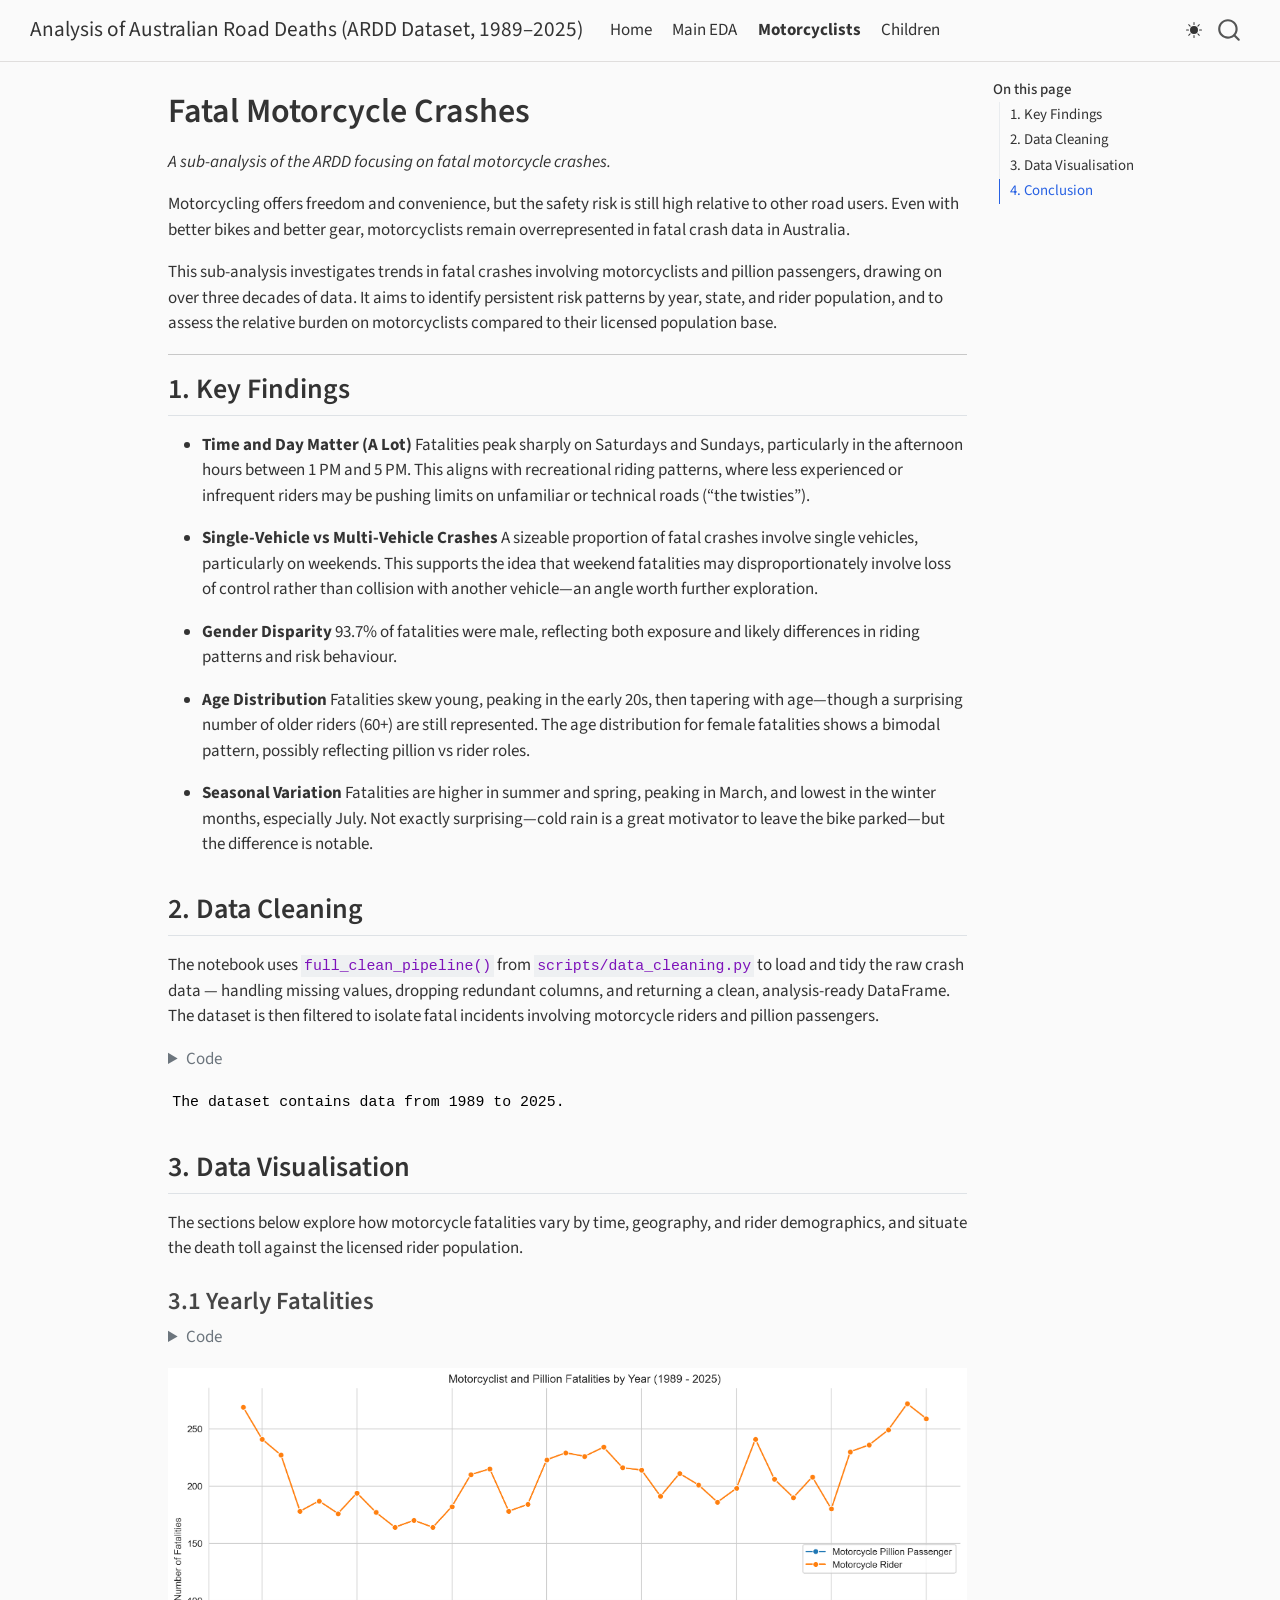
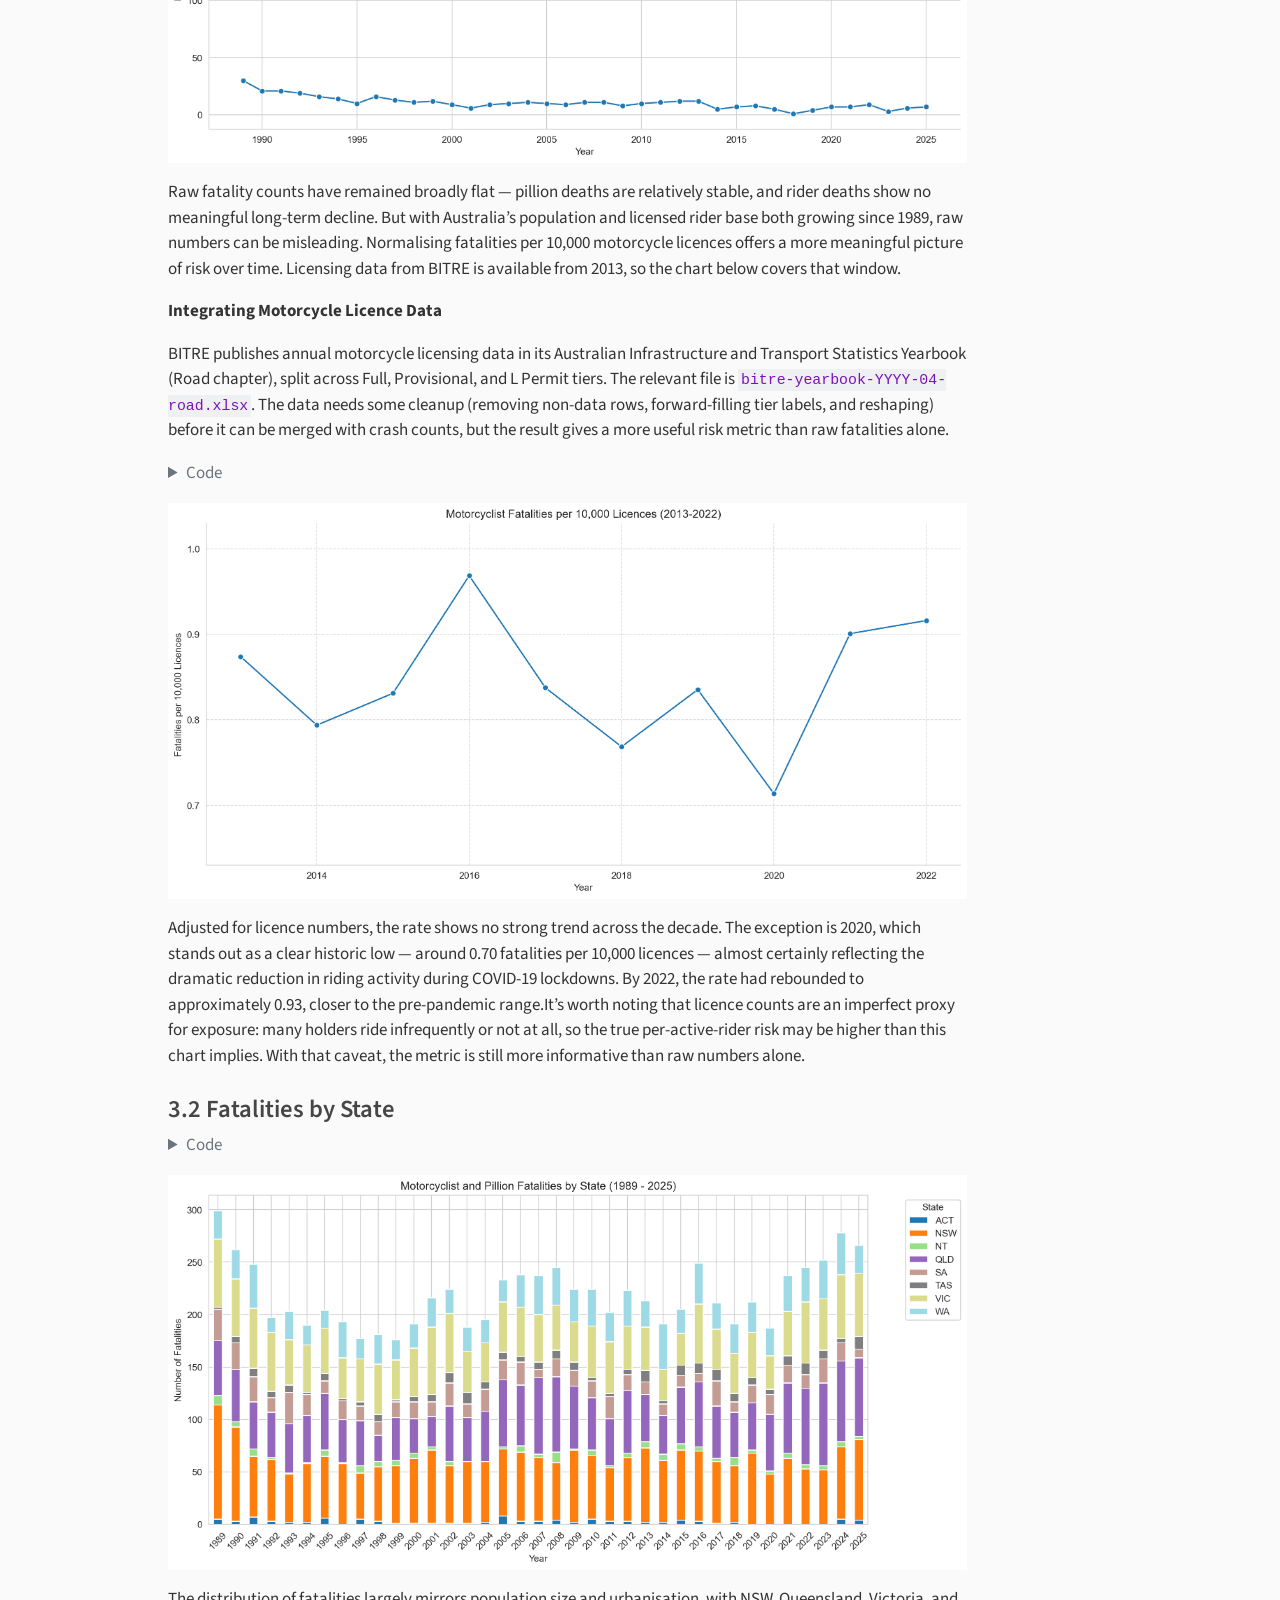
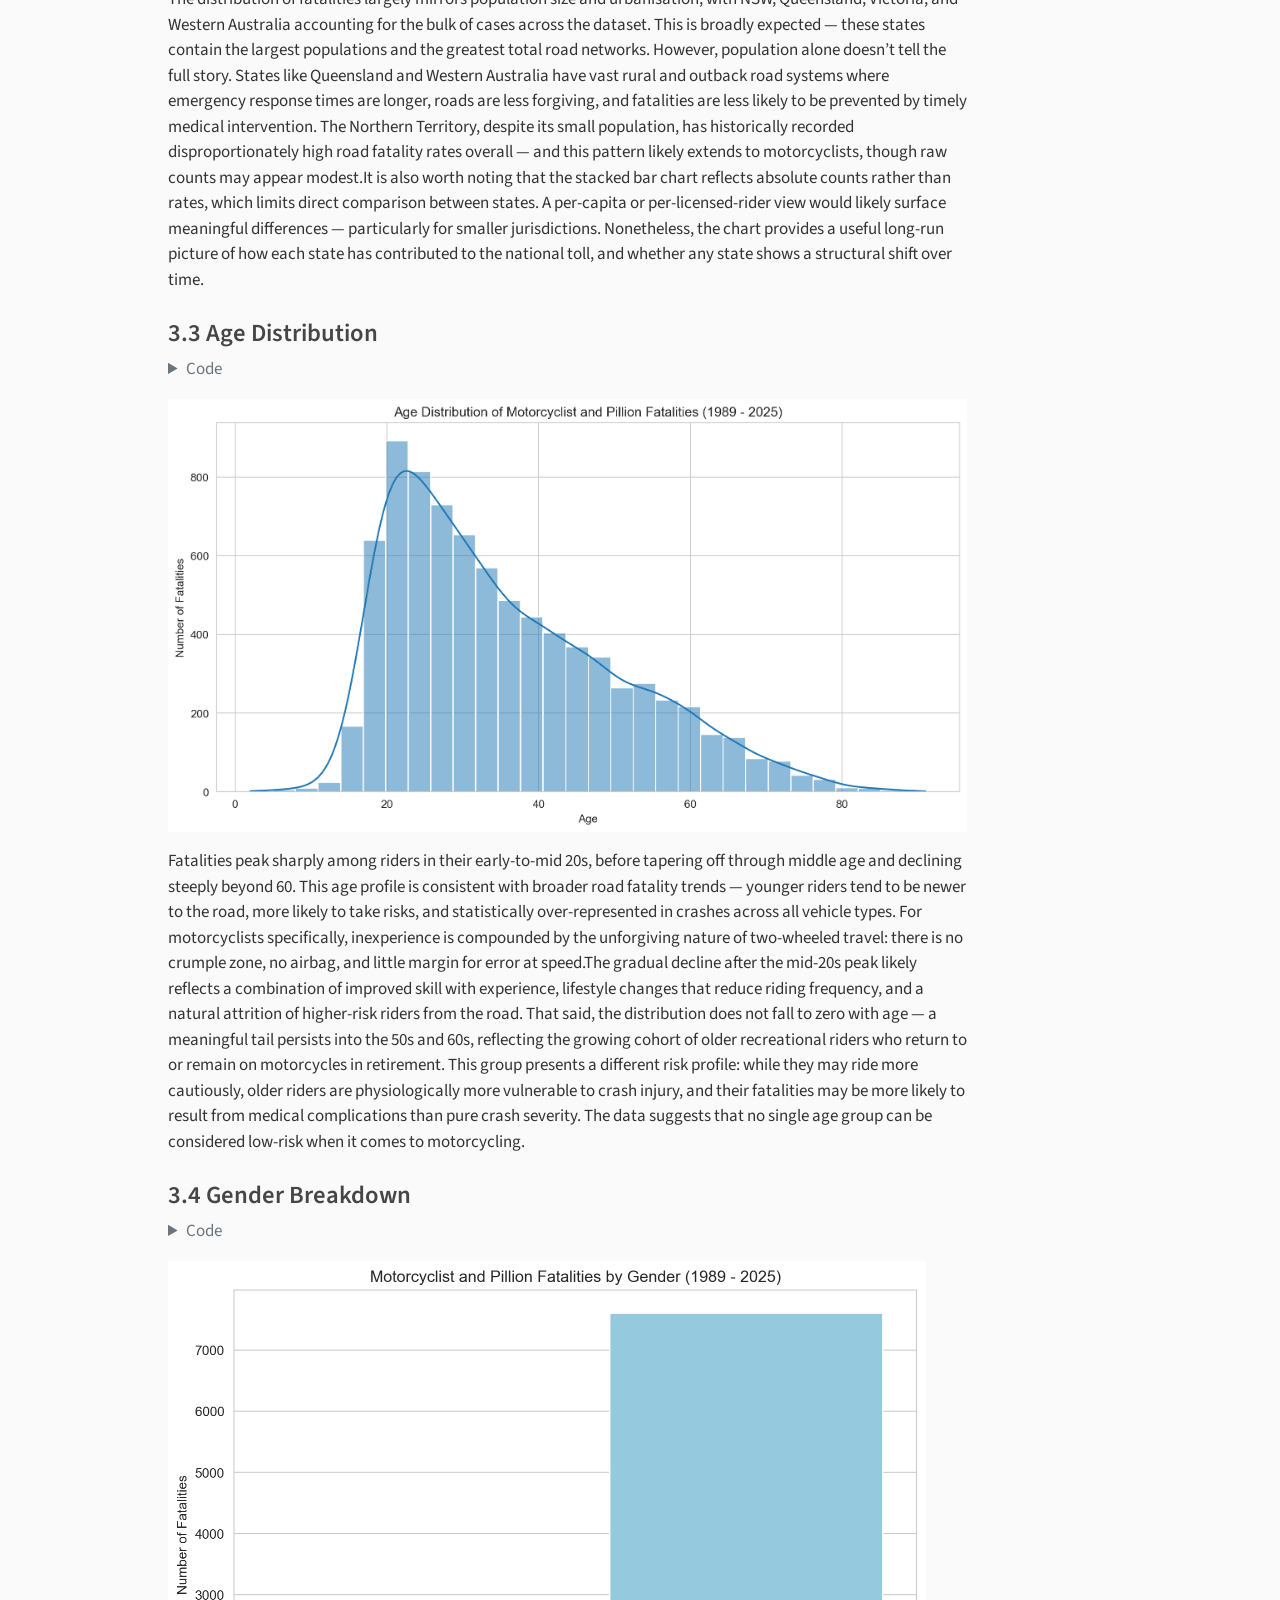
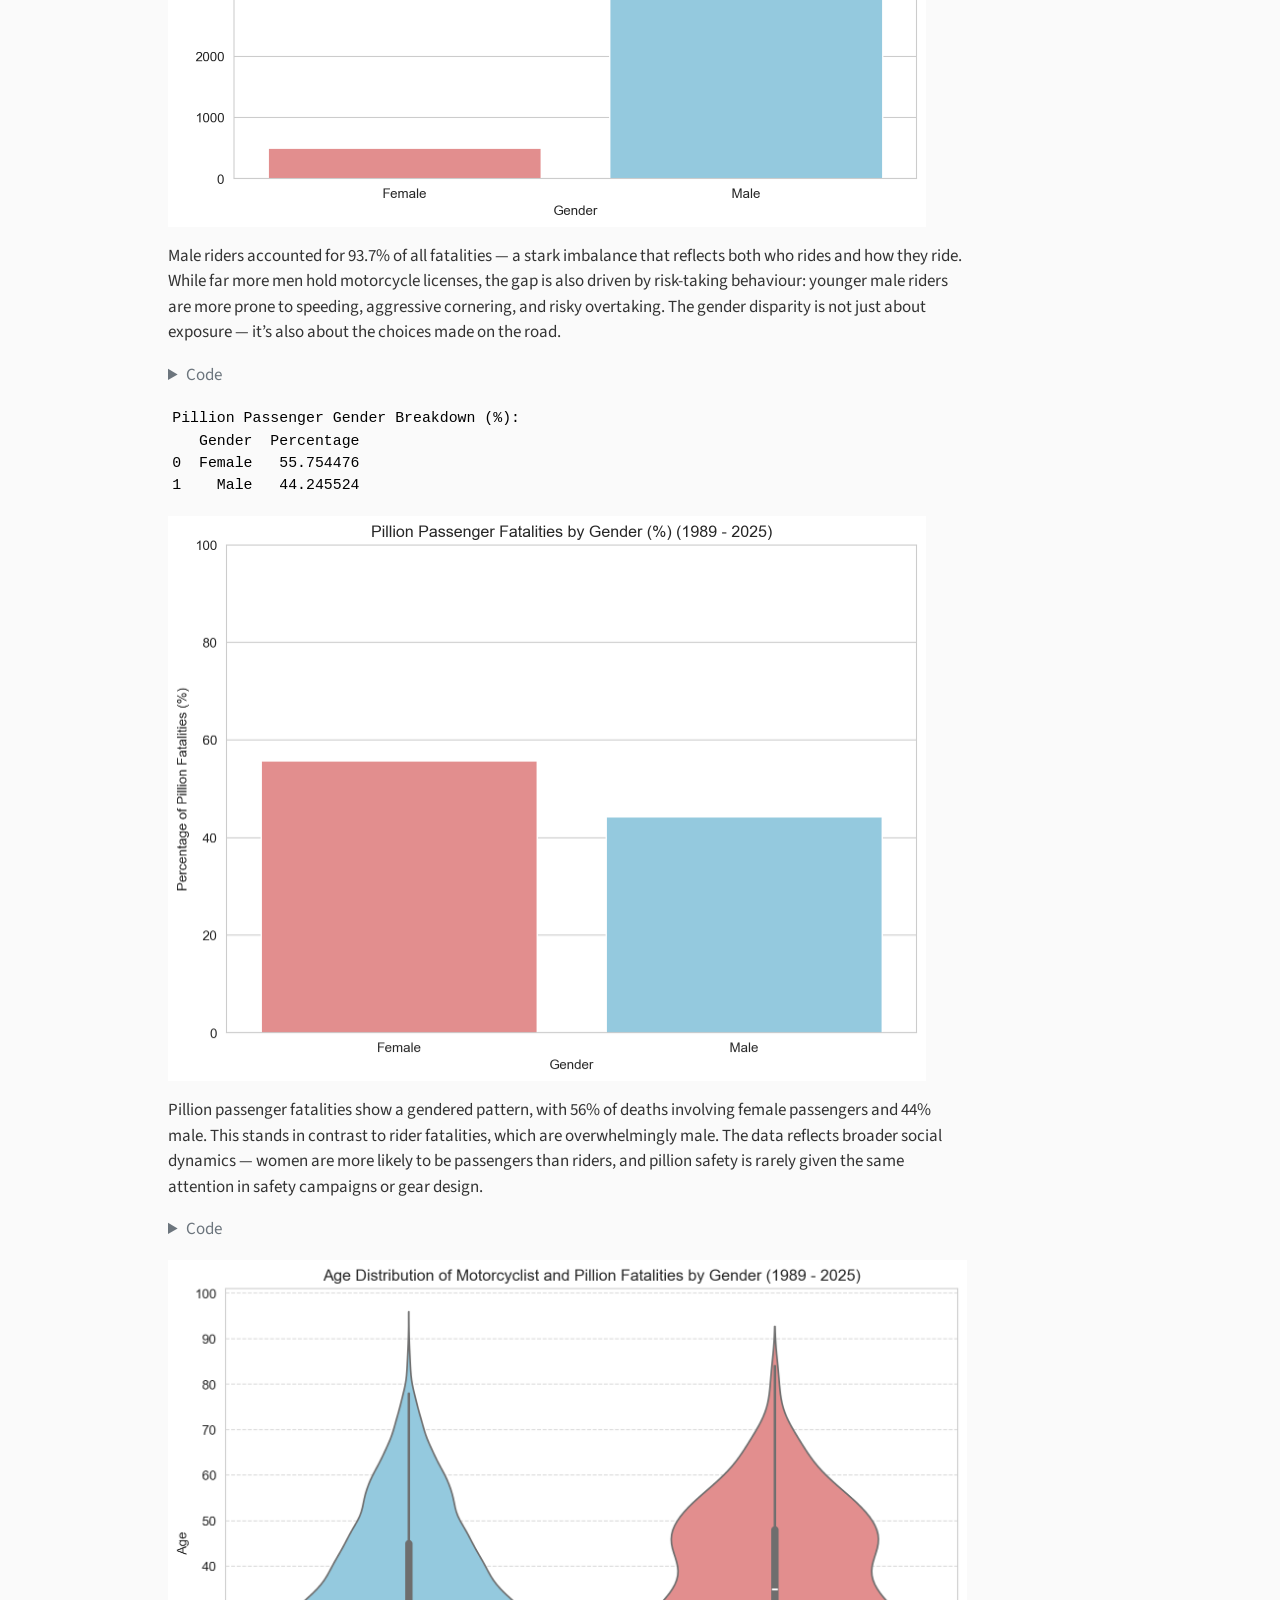
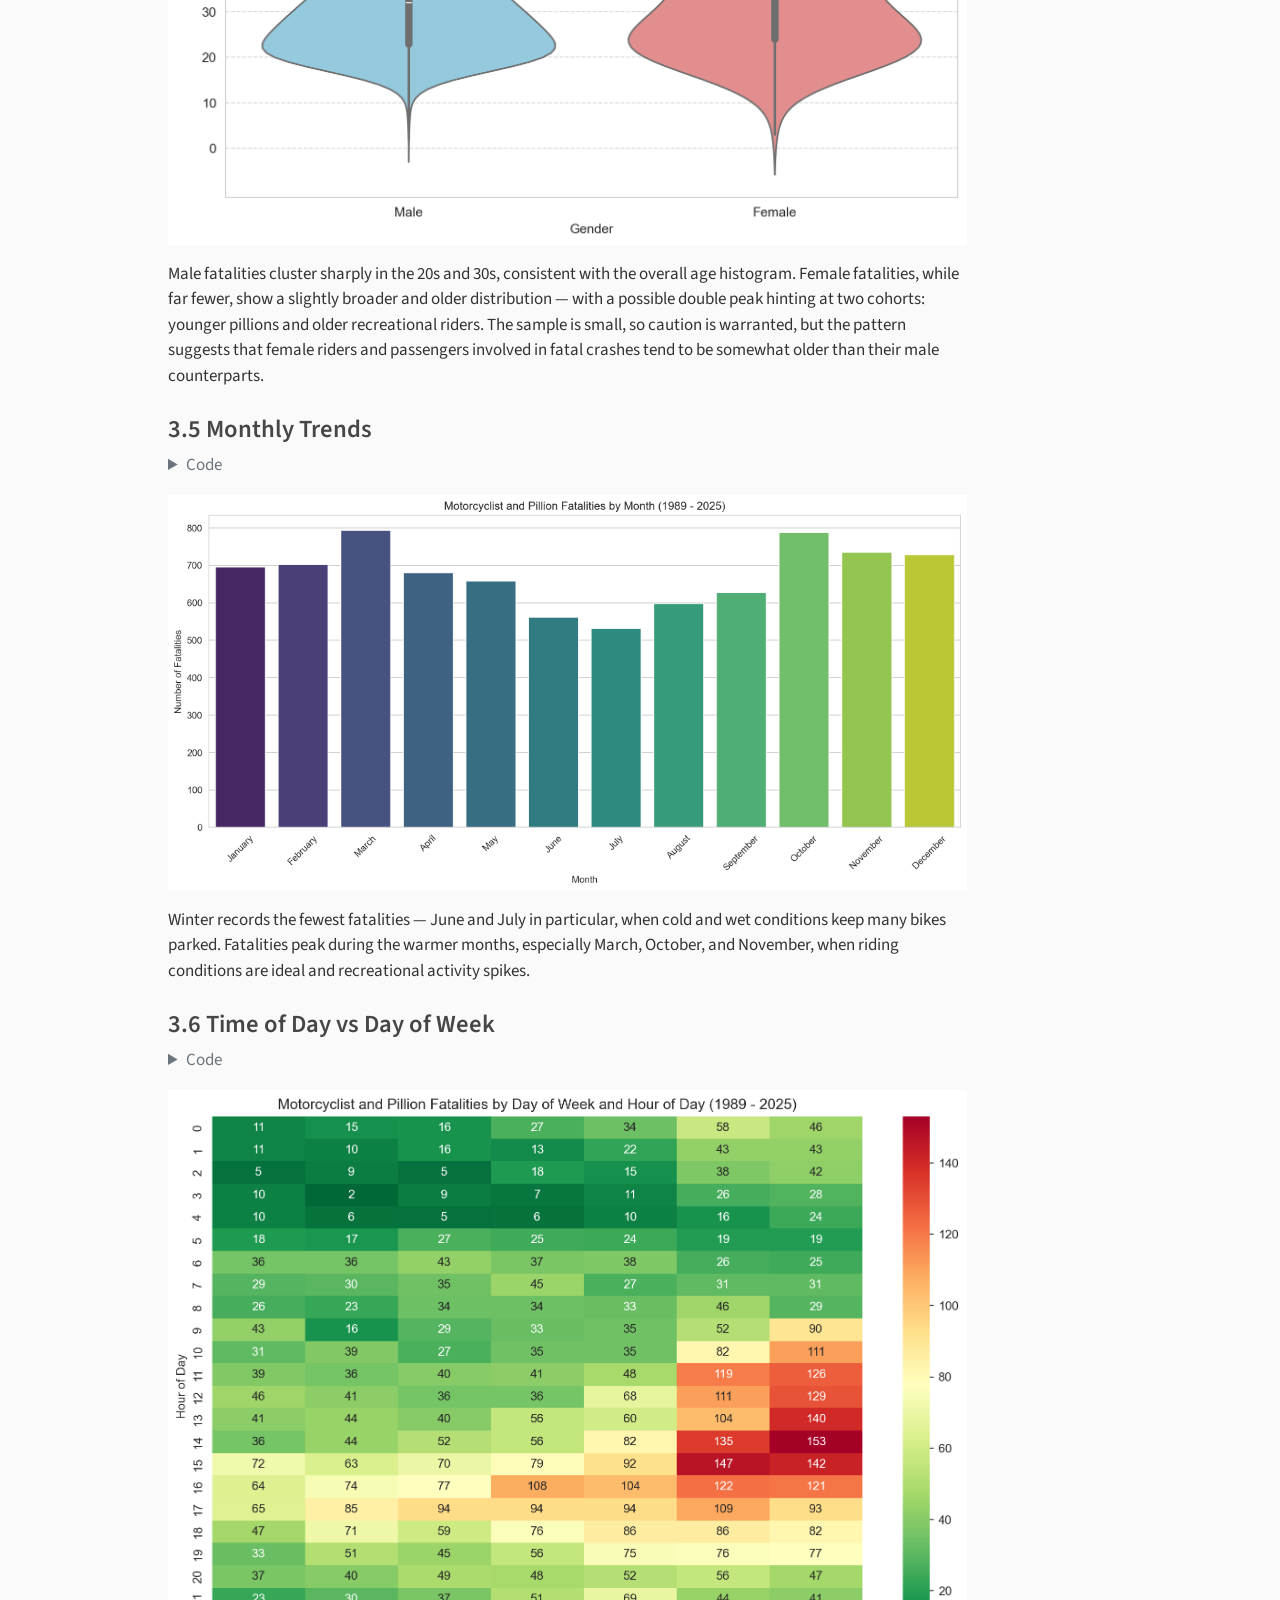
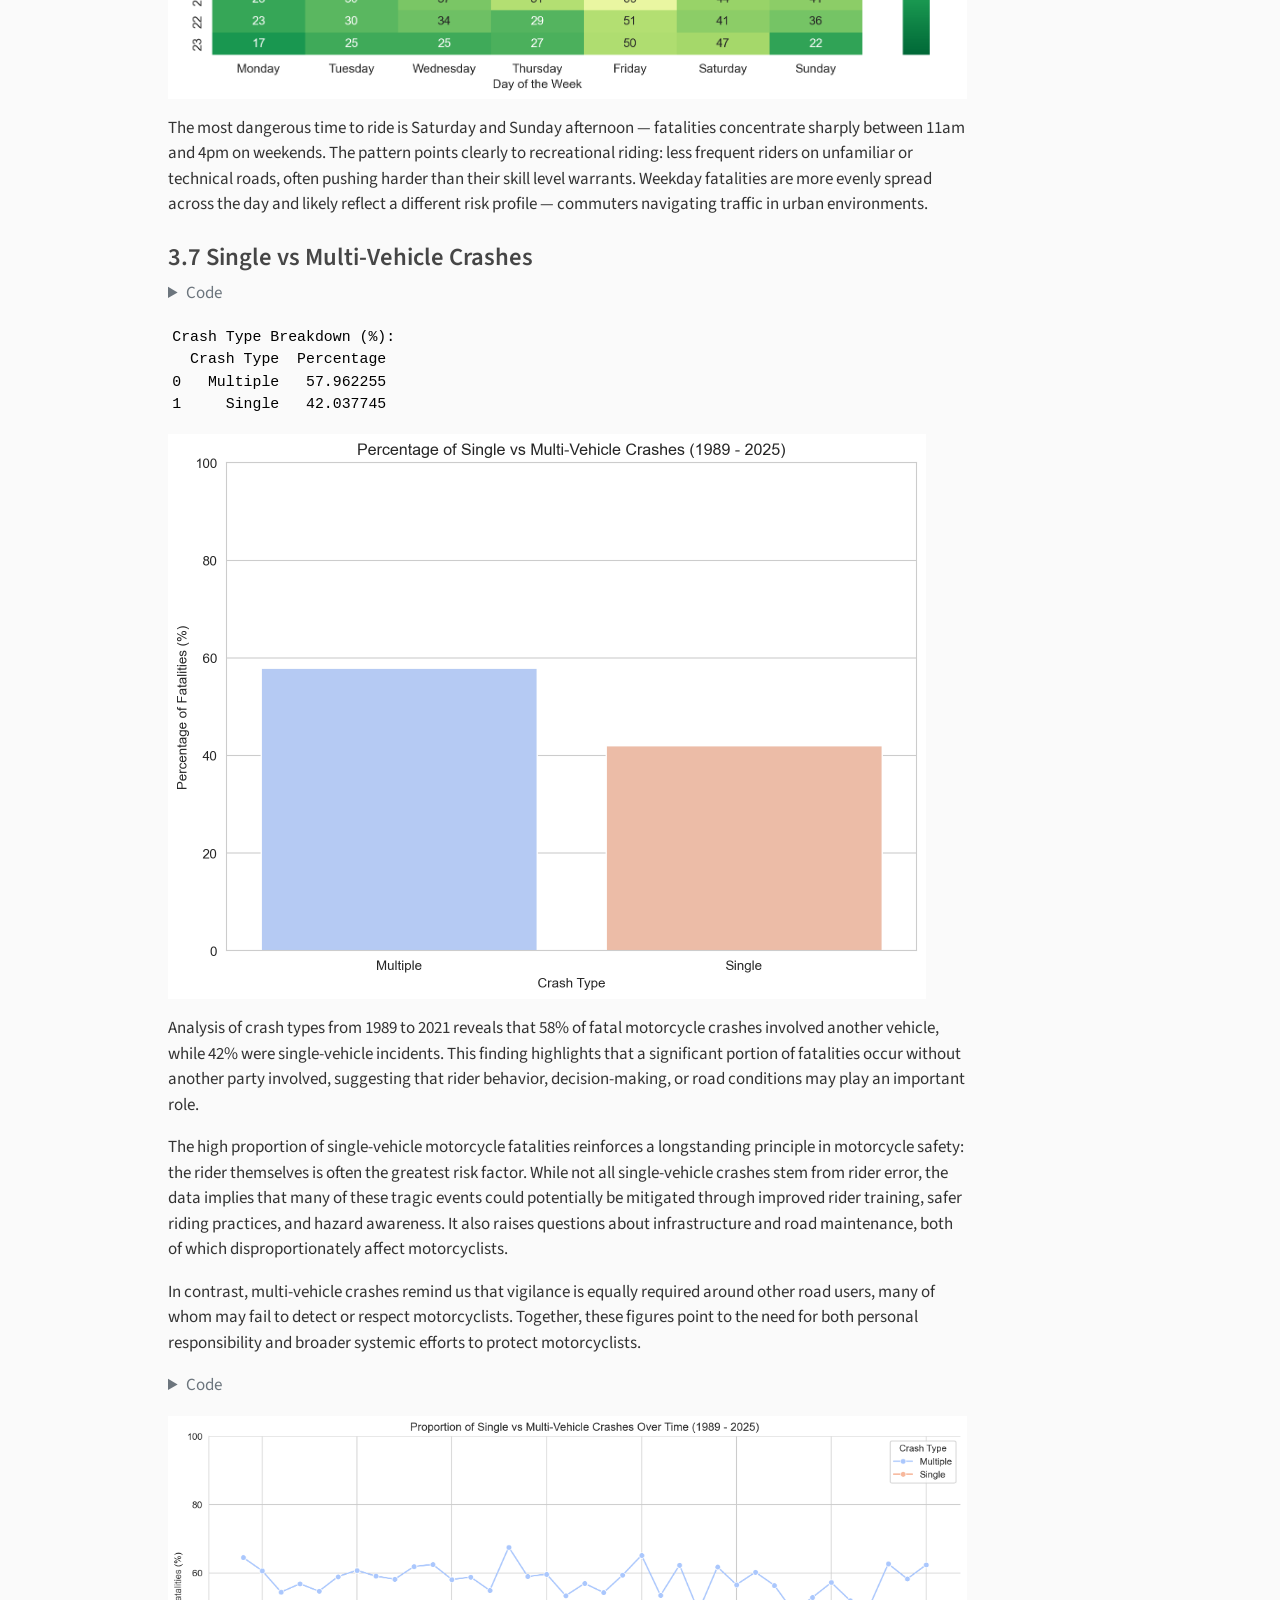
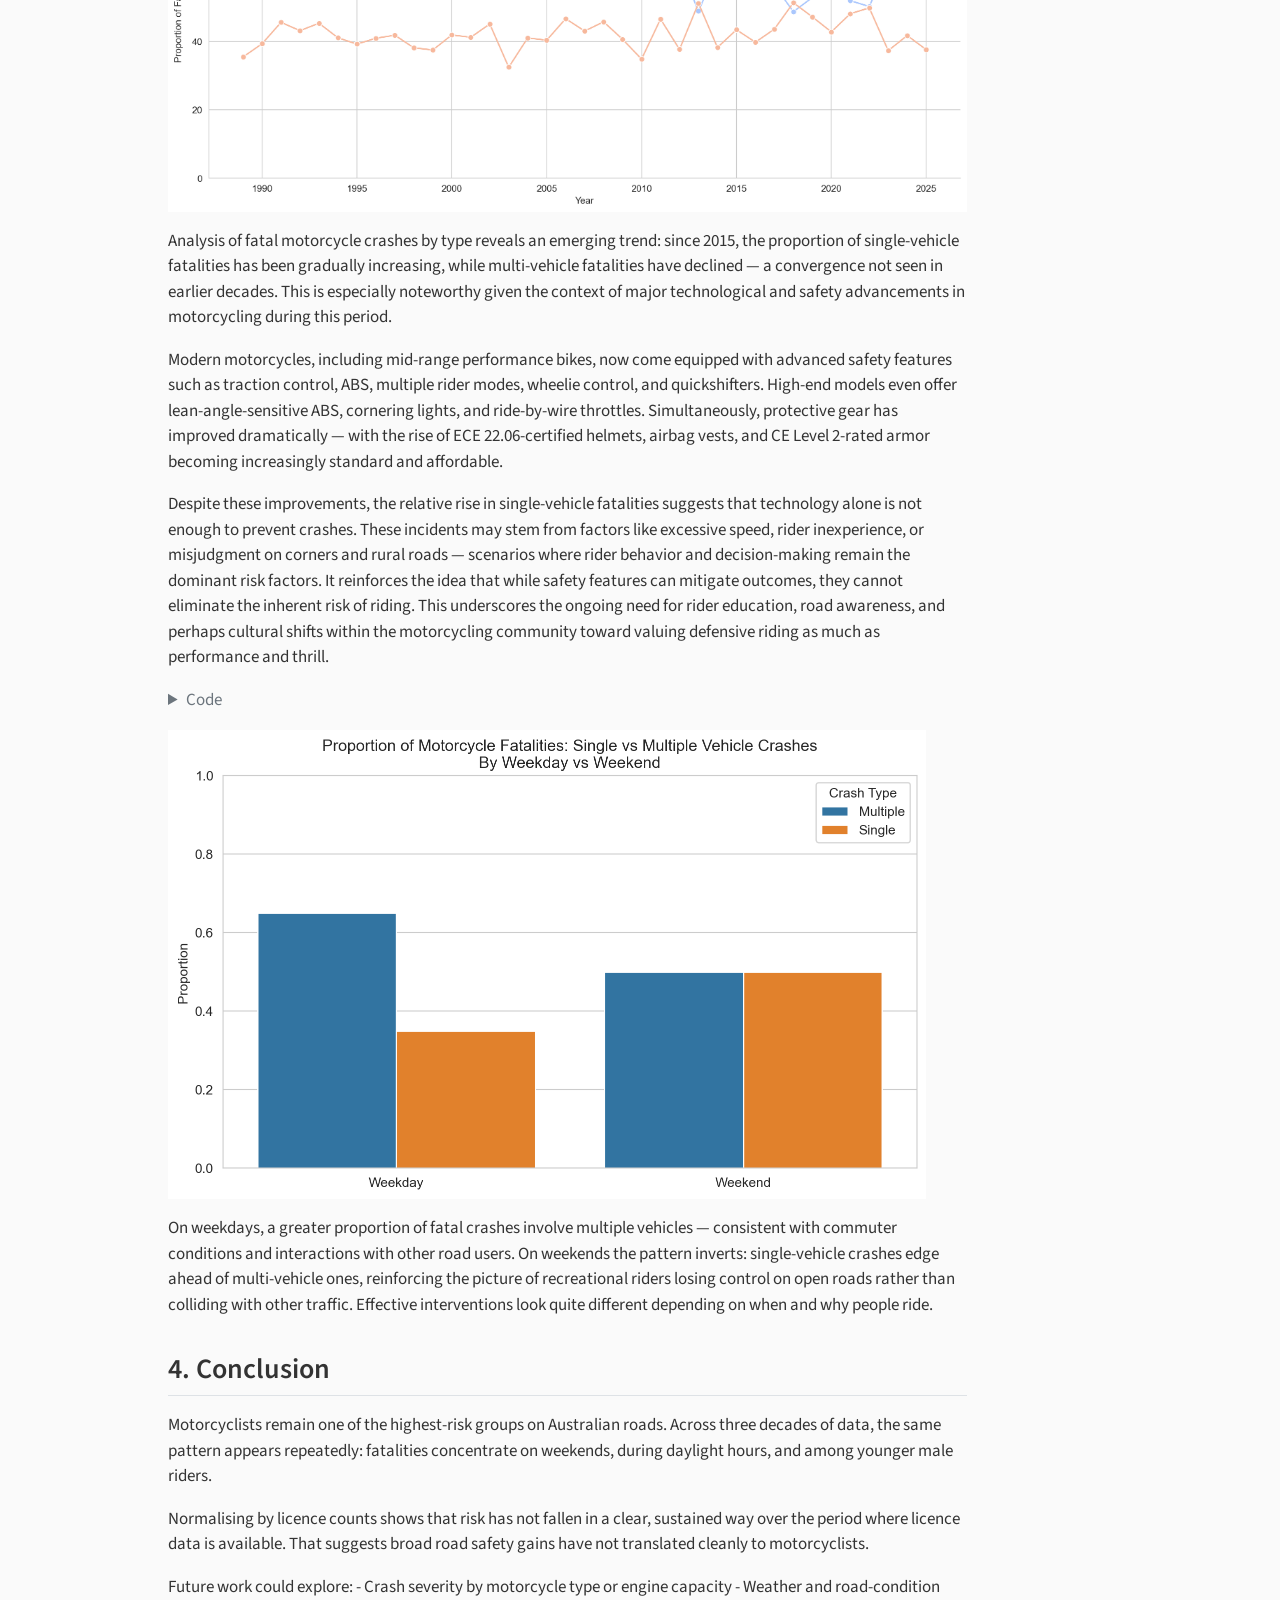
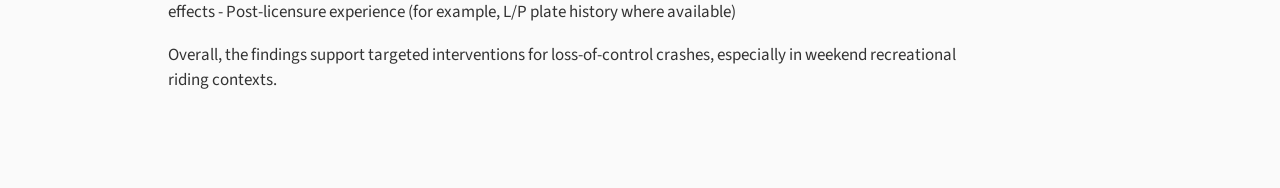
<file: notebooks/2-motorcyclists.html>
<!DOCTYPE html>
<html xmlns="http://www.w3.org/1999/xhtml" lang="en" xml:lang="en"><head>

<meta charset="utf-8">
<meta name="generator" content="quarto-1.9.36">

<meta name="viewport" content="width=device-width, initial-scale=1.0, user-scalable=yes">


<title>Fatal Motorcycle Crashes – Analysis of Australian Road Deaths (ARDD Dataset, 1989–2025)</title>
<style>
/* Default styles provided by pandoc.
** See https://pandoc.org/MANUAL.html#variables-for-html for config info.
*/
code{white-space: pre-wrap;}
span.smallcaps{font-variant: small-caps;}
div.columns{display: flex; gap: min(4vw, 1.5em);}
div.column{flex: auto; overflow-x: auto;}
div.hanging-indent{margin-left: 1.5em; text-indent: -1.5em;}
ul.task-list{list-style: none;}
ul.task-list li input[type="checkbox"] {
  width: 0.8em;
  margin: 0 0.8em 0.2em -1em; /* quarto-specific, see https://github.com/quarto-dev/quarto-cli/issues/4556 */ 
  vertical-align: middle;
}
/* CSS for syntax highlighting */
html { -webkit-text-size-adjust: 100%; }
pre > code.sourceCode { white-space: pre; position: relative; }
pre > code.sourceCode > span { display: inline-block; line-height: 1.25; }
pre > code.sourceCode > span:empty { height: 1.2em; }
.sourceCode { overflow: visible; }
code.sourceCode > span { color: inherit; text-decoration: inherit; }
div.sourceCode { margin: 1em 0; }
pre.sourceCode { margin: 0; }
@media screen {
div.sourceCode { overflow: auto; }
}
@media print {
pre > code.sourceCode { white-space: pre-wrap; }
pre > code.sourceCode > span { text-indent: -5em; padding-left: 5em; }
}
pre.numberSource code
  { counter-reset: source-line 0; }
pre.numberSource code > span
  { position: relative; left: -4em; counter-increment: source-line; }
pre.numberSource code > span > a:first-child::before
  { content: counter(source-line);
    position: relative; left: -1em; text-align: right; vertical-align: baseline;
    border: none; display: inline-block;
    -webkit-touch-callout: none; -webkit-user-select: none;
    -khtml-user-select: none; -moz-user-select: none;
    -ms-user-select: none; user-select: none;
    padding: 0 4px; width: 4em;
  }
pre.numberSource { margin-left: 3em;  padding-left: 4px; }
div.sourceCode
  {   }
@media screen {
pre > code.sourceCode > span > a:first-child::before { text-decoration: underline; }
}
</style>


<script src="../site_libs/quarto-nav/quarto-nav.js"></script>
<script src="../site_libs/quarto-nav/headroom.min.js"></script>
<script src="../site_libs/clipboard/clipboard.min.js"></script>
<script src="../site_libs/quarto-search/autocomplete.umd.js"></script>
<script src="../site_libs/quarto-search/fuse.min.js"></script>
<script src="../site_libs/quarto-search/quarto-search.js"></script>
<meta name="quarto:offset" content="../">
<script src="../site_libs/quarto-html/quarto.js" type="module"></script>
<script src="../site_libs/quarto-html/tabsets/tabsets.js" type="module"></script>
<script src="../site_libs/quarto-html/popper.min.js"></script>
<script src="../site_libs/quarto-html/tippy.umd.min.js"></script>
<script src="../site_libs/quarto-html/anchor.min.js"></script>
<link href="../site_libs/quarto-html/tippy.css" rel="stylesheet">
<link href="../site_libs/quarto-html/quarto-syntax-highlighting-845c23b38eaddc0f92fda52bfe77a8c8.css" rel="stylesheet" class="quarto-color-scheme" id="quarto-text-highlighting-styles">
<link href="../site_libs/quarto-html/quarto-syntax-highlighting-dark-f418161beb48e0141c760e455f12af2c.css" rel="stylesheet" class="quarto-color-scheme quarto-color-alternate" id="quarto-text-highlighting-styles">
<link href="../site_libs/quarto-html/quarto-syntax-highlighting-845c23b38eaddc0f92fda52bfe77a8c8.css" rel="stylesheet" class="quarto-color-scheme-extra" id="quarto-text-highlighting-styles">
<script src="../site_libs/bootstrap/bootstrap.min.js"></script>
<link href="../site_libs/bootstrap/bootstrap-icons.css" rel="stylesheet">
<link href="../site_libs/bootstrap/bootstrap-38b30adbb1f6a60b21c98b316b8589e2.min.css" rel="stylesheet" append-hash="true" class="quarto-color-scheme" id="quarto-bootstrap" data-mode="light">
<link href="../site_libs/bootstrap/bootstrap-dark-c7f0e6bdd0b4b383f1f5ae1017d7c7bd.min.css" rel="stylesheet" append-hash="true" class="quarto-color-scheme quarto-color-alternate" id="quarto-bootstrap" data-mode="dark">
<link href="../site_libs/bootstrap/bootstrap-38b30adbb1f6a60b21c98b316b8589e2.min.css" rel="stylesheet" append-hash="true" class="quarto-color-scheme-extra" id="quarto-bootstrap" data-mode="light">
<script id="quarto-search-options" type="application/json">{
  "location": "navbar",
  "copy-button": false,
  "collapse-after": 3,
  "panel-placement": "end",
  "type": "overlay",
  "limit": 50,
  "keyboard-shortcut": [
    "f",
    "/",
    "s"
  ],
  "show-item-context": false,
  "language": {
    "search-no-results-text": "No results",
    "search-matching-documents-text": "matching documents",
    "search-copy-link-title": "Copy link to search",
    "search-hide-matches-text": "Hide additional matches",
    "search-more-match-text": "more match in this document",
    "search-more-matches-text": "more matches in this document",
    "search-clear-button-title": "Clear",
    "search-text-placeholder": "",
    "search-detached-cancel-button-title": "Cancel",
    "search-submit-button-title": "Submit",
    "search-label": "Search"
  }
}</script>


</head>

<body class="nav-fixed quarto-light"><script id="quarto-html-before-body" type="application/javascript">
    const toggleBodyColorMode = (bsSheetEl) => {
      const mode = bsSheetEl.getAttribute("data-mode");
      const bodyEl = window.document.querySelector("body");
      if (mode === "dark") {
        bodyEl.classList.add("quarto-dark");
        bodyEl.classList.remove("quarto-light");
      } else {
        bodyEl.classList.add("quarto-light");
        bodyEl.classList.remove("quarto-dark");
      }
    }
    const toggleBodyColorPrimary = () => {
      const bsSheetEl = window.document.querySelector("link#quarto-bootstrap:not([rel=disabled-stylesheet])");
      if (bsSheetEl) {
        toggleBodyColorMode(bsSheetEl);
      }
    }
    const setColorSchemeToggle = (alternate) => {
      const toggles = window.document.querySelectorAll('.quarto-color-scheme-toggle');
      for (let i=0; i < toggles.length; i++) {
        const toggle = toggles[i];
        if (toggle) {
          if (alternate) {
            toggle.classList.add("alternate");
          } else {
            toggle.classList.remove("alternate");
          }
        }
      }
    };
    const toggleColorMode = (alternate) => {
      // Switch the stylesheets
      const primaryStylesheets = window.document.querySelectorAll('link.quarto-color-scheme:not(.quarto-color-alternate)');
      const alternateStylesheets = window.document.querySelectorAll('link.quarto-color-scheme.quarto-color-alternate');
      manageTransitions('#quarto-margin-sidebar .nav-link', false);
      if (alternate) {
        // note: dark is layered on light, we don't disable primary!
        enableStylesheet(alternateStylesheets);
        for (const sheetNode of alternateStylesheets) {
          if (sheetNode.id === "quarto-bootstrap") {
            toggleBodyColorMode(sheetNode);
          }
        }
      } else {
        disableStylesheet(alternateStylesheets);
        enableStylesheet(primaryStylesheets)
        toggleBodyColorPrimary();
      }
      manageTransitions('#quarto-margin-sidebar .nav-link', true);
      // Switch the toggles
      setColorSchemeToggle(alternate)
      // Hack to workaround the fact that safari doesn't
      // properly recolor the scrollbar when toggling (#1455)
      if (navigator.userAgent.indexOf('Safari') > 0 && navigator.userAgent.indexOf('Chrome') == -1) {
        manageTransitions("body", false);
        window.scrollTo(0, 1);
        setTimeout(() => {
          window.scrollTo(0, 0);
          manageTransitions("body", true);
        }, 40);
      }
    }
    const disableStylesheet = (stylesheets) => {
      for (let i=0; i < stylesheets.length; i++) {
        const stylesheet = stylesheets[i];
        stylesheet.rel = 'disabled-stylesheet';
      }
    }
    const enableStylesheet = (stylesheets) => {
      for (let i=0; i < stylesheets.length; i++) {
        const stylesheet = stylesheets[i];
        if(stylesheet.rel !== 'stylesheet') { // for Chrome, which will still FOUC without this check
          stylesheet.rel = 'stylesheet';
        }
      }
    }
    const manageTransitions = (selector, allowTransitions) => {
      const els = window.document.querySelectorAll(selector);
      for (let i=0; i < els.length; i++) {
        const el = els[i];
        if (allowTransitions) {
          el.classList.remove('notransition');
        } else {
          el.classList.add('notransition');
        }
      }
    }
    const isFileUrl = () => {
      return window.location.protocol === 'file:';
    }
    const hasAlternateSentinel = () => {
      let styleSentinel = getColorSchemeSentinel();
      if (styleSentinel !== null) {
        return styleSentinel === "alternate";
      } else {
        return false;
      }
    }
    const setStyleSentinel = (alternate) => {
      const value = alternate ? "alternate" : "default";
      if (!isFileUrl()) {
        window.localStorage.setItem("quarto-color-scheme", value);
      } else {
        localAlternateSentinel = value;
      }
    }
    const getColorSchemeSentinel = () => {
      if (!isFileUrl()) {
        const storageValue = window.localStorage.getItem("quarto-color-scheme");
        return storageValue != null ? storageValue : localAlternateSentinel;
      } else {
        return localAlternateSentinel;
      }
    }
    const toggleGiscusIfUsed = (isAlternate, darkModeDefault) => {
      const baseTheme = document.querySelector('#giscus-base-theme')?.value ?? 'light';
      const alternateTheme = document.querySelector('#giscus-alt-theme')?.value ?? 'dark';
      let newTheme = '';
      if(authorPrefersDark) {
        newTheme = isAlternate ? baseTheme : alternateTheme;
      } else {
        newTheme = isAlternate ? alternateTheme : baseTheme;
      }
      const changeGiscusTheme = () => {
        // From: https://github.com/giscus/giscus/issues/336
        const sendMessage = (message) => {
          const iframe = document.querySelector('iframe.giscus-frame');
          if (!iframe) return;
          iframe.contentWindow.postMessage({ giscus: message }, 'https://giscus.app');
        }
        sendMessage({
          setConfig: {
            theme: newTheme
          }
        });
      }
      const isGiscussLoaded = window.document.querySelector('iframe.giscus-frame') !== null;
      if (isGiscussLoaded) {
        changeGiscusTheme();
      }
    };
    const authorPrefersDark = false;
    const darkModeDefault = authorPrefersDark;
      document.querySelector('link#quarto-text-highlighting-styles.quarto-color-scheme-extra').rel = 'disabled-stylesheet';
      document.querySelector('link#quarto-bootstrap.quarto-color-scheme-extra').rel = 'disabled-stylesheet';
    let localAlternateSentinel = darkModeDefault ? 'alternate' : 'default';
    // Dark / light mode switch
    window.quartoToggleColorScheme = () => {
      // Read the current dark / light value
      let toAlternate = !hasAlternateSentinel();
      toggleColorMode(toAlternate);
      setStyleSentinel(toAlternate);
      toggleGiscusIfUsed(toAlternate, darkModeDefault);
      window.dispatchEvent(new Event('resize'));
    };
    // Switch to dark mode if need be
    if (hasAlternateSentinel()) {
      toggleColorMode(true);
    } else {
      toggleColorMode(false);
    }
  </script>

<div id="quarto-search-results"></div>
  <header id="quarto-header" class="headroom fixed-top">
    <nav class="navbar navbar-expand-lg " data-bs-theme="dark">
      <div class="navbar-container container-fluid">
      <div class="navbar-brand-container mx-auto">
    <a class="navbar-brand" href="../index.html">
    <span class="navbar-title">Analysis of Australian Road Deaths (ARDD Dataset, 1989–2025)</span>
    </a>
  </div>
            <div id="quarto-search" class="" title="Search"></div>
          <button class="navbar-toggler" type="button" data-bs-toggle="collapse" data-bs-target="#navbarCollapse" aria-controls="navbarCollapse" role="menu" aria-expanded="false" aria-label="Toggle navigation" onclick="if (window.quartoToggleHeadroom) { window.quartoToggleHeadroom(); }">
  <span class="navbar-toggler-icon"></span>
</button>
          <div class="collapse navbar-collapse" id="navbarCollapse">
            <ul class="navbar-nav navbar-nav-scroll me-auto">
  <li class="nav-item">
    <a class="nav-link" href="../index.html"> 
<span class="menu-text">Home</span></a>
  </li>  
  <li class="nav-item">
    <a class="nav-link" href="../notebooks/0-eda-australian-road-fatalities.html"> 
<span class="menu-text">Main EDA</span></a>
  </li>  
  <li class="nav-item">
    <a class="nav-link active" href="../notebooks/2-motorcyclists.html" aria-current="page"> 
<span class="menu-text">Motorcyclists</span></a>
  </li>  
  <li class="nav-item">
    <a class="nav-link" href="../notebooks/1-children.html"> 
<span class="menu-text">Children</span></a>
  </li>  
</ul>
          </div> <!-- /navcollapse -->
            <div class="quarto-navbar-tools">
  <a href="" class="quarto-color-scheme-toggle quarto-navigation-tool  px-1" onclick="window.quartoToggleColorScheme(); return false;" title="Toggle dark mode"><i class="bi"></i></a>
</div>
      </div> <!-- /container-fluid -->
    </nav>
</header>
<!-- content -->
<div id="quarto-content" class="quarto-container page-columns page-rows-contents page-layout-article page-navbar">
<!-- sidebar -->
<!-- margin-sidebar -->
    <div id="quarto-margin-sidebar" class="sidebar margin-sidebar">
        <nav id="TOC" role="doc-toc" class="toc-active">
    <h2 id="toc-title">On this page</h2>
   
  <ul>
  <li><a href="#key-findings" id="toc-key-findings" class="nav-link active" data-scroll-target="#key-findings">1. Key Findings</a></li>
  <li><a href="#data-cleaning" id="toc-data-cleaning" class="nav-link" data-scroll-target="#data-cleaning">2. Data Cleaning</a></li>
  <li><a href="#data-visualisation" id="toc-data-visualisation" class="nav-link" data-scroll-target="#data-visualisation">3. Data Visualisation</a>
  <ul class="collapse">
  <li><a href="#yearly-fatalities" id="toc-yearly-fatalities" class="nav-link" data-scroll-target="#yearly-fatalities">3.1 Yearly Fatalities</a></li>
  <li><a href="#fatalities-by-state" id="toc-fatalities-by-state" class="nav-link" data-scroll-target="#fatalities-by-state">3.2 Fatalities by State</a></li>
  <li><a href="#age-distribution" id="toc-age-distribution" class="nav-link" data-scroll-target="#age-distribution">3.3 Age Distribution</a></li>
  <li><a href="#gender-breakdown" id="toc-gender-breakdown" class="nav-link" data-scroll-target="#gender-breakdown">3.4 Gender Breakdown</a></li>
  <li><a href="#monthly-trends" id="toc-monthly-trends" class="nav-link" data-scroll-target="#monthly-trends">3.5 Monthly Trends</a></li>
  <li><a href="#time-of-day-vs-day-of-week" id="toc-time-of-day-vs-day-of-week" class="nav-link" data-scroll-target="#time-of-day-vs-day-of-week">3.6 Time of Day vs Day of Week</a></li>
  <li><a href="#single-vs-multi-vehicle-crashes" id="toc-single-vs-multi-vehicle-crashes" class="nav-link" data-scroll-target="#single-vs-multi-vehicle-crashes">3.7 Single vs Multi-Vehicle Crashes</a></li>
  </ul></li>
  <li><a href="#conclusion" id="toc-conclusion" class="nav-link" data-scroll-target="#conclusion">4. Conclusion</a></li>
  </ul>
</nav>
    </div>
<!-- main -->
<main class="content" id="quarto-document-content">


<header id="title-block-header" class="quarto-title-block default">
<div class="quarto-title">
<h1 class="title">Fatal Motorcycle Crashes</h1>
</div>



<div class="quarto-title-meta">

    
  
    
  </div>
  


</header>


<p><em>A sub-analysis of the ARDD focusing on fatal motorcycle crashes.</em></p>
<p>Motorcycling offers freedom and convenience, but the safety risk is still high relative to other road users. Even with better bikes and better gear, motorcyclists remain overrepresented in fatal crash data in Australia.</p>
<p>This sub-analysis investigates trends in fatal crashes involving motorcyclists and pillion passengers, drawing on over three decades of data. It aims to identify persistent risk patterns by year, state, and rider population, and to assess the relative burden on motorcyclists compared to their licensed population base.</p>
<hr>
<section id="key-findings" class="level2">
<h2 class="anchored" data-anchor-id="key-findings">1. Key Findings</h2>
<ul>
<li><p><strong>Time and Day Matter (A Lot)</strong> Fatalities peak sharply on Saturdays and Sundays, particularly in the afternoon hours between 1 PM and 5 PM. This aligns with recreational riding patterns, where less experienced or infrequent riders may be pushing limits on unfamiliar or technical roads (“the twisties”).</p></li>
<li><p><strong>Single-Vehicle vs Multi-Vehicle Crashes</strong> A sizeable proportion of fatal crashes involve single vehicles, particularly on weekends. This supports the idea that weekend fatalities may disproportionately involve loss of control rather than collision with another vehicle—an angle worth further exploration.</p></li>
<li><p><strong>Gender Disparity</strong> 93.7% of fatalities were male, reflecting both exposure and likely differences in riding patterns and risk behaviour.</p></li>
<li><p><strong>Age Distribution</strong> Fatalities skew young, peaking in the early 20s, then tapering with age—though a surprising number of older riders (60+) are still represented. The age distribution for female fatalities shows a bimodal pattern, possibly reflecting pillion vs rider roles.</p></li>
<li><p><strong>Seasonal Variation</strong> Fatalities are higher in summer and spring, peaking in March, and lowest in the winter months, especially July. Not exactly surprising—cold rain is a great motivator to leave the bike parked—but the difference is notable.</p></li>
</ul>
</section>
<section id="data-cleaning" class="level2">
<h2 class="anchored" data-anchor-id="data-cleaning">2. Data Cleaning</h2>
<p>The notebook uses <code>full_clean_pipeline()</code> from <code>scripts/data_cleaning.py</code> to load and tidy the raw crash data — handling missing values, dropping redundant columns, and returning a clean, analysis-ready DataFrame. The dataset is then filtered to isolate fatal incidents involving motorcycle riders and pillion passengers.</p>
<div id="485dbcf5" class="cell" data-execution_count="1">
<details class="code-fold">
<summary>Code</summary>
<div class="code-copy-outer-scaffold"><div class="sourceCode cell-code" id="cb1"><pre class="sourceCode python code-with-copy"><code class="sourceCode python"><span id="cb1-1"><a href="#cb1-1" aria-hidden="true" tabindex="-1"></a><span class="co">"""</span></span>
<span id="cb1-2"><a href="#cb1-2" aria-hidden="true" tabindex="-1"></a><span class="co">This notebook is fully self-contained and does not depend on the main EDA notebook.</span></span>
<span id="cb1-3"><a href="#cb1-3" aria-hidden="true" tabindex="-1"></a><span class="co">The dataset is loaded and cleaned using `full_clean_pipeline()` from `scripts/data_cleaning.py`, which:</span></span>
<span id="cb1-4"><a href="#cb1-4" aria-hidden="true" tabindex="-1"></a><span class="co">- Loads raw data from /data/Crash_Data.csv</span></span>
<span id="cb1-5"><a href="#cb1-5" aria-hidden="true" tabindex="-1"></a><span class="co">- Cleans missing values and harmonizes variables</span></span>
<span id="cb1-6"><a href="#cb1-6" aria-hidden="true" tabindex="-1"></a><span class="co">- Drops incomplete or irrelevant columns</span></span>
<span id="cb1-7"><a href="#cb1-7" aria-hidden="true" tabindex="-1"></a><span class="co">- Returns a tidy, ready-to-analyze DataFrame</span></span>
<span id="cb1-8"><a href="#cb1-8" aria-hidden="true" tabindex="-1"></a><span class="co">"""</span></span>
<span id="cb1-9"><a href="#cb1-9" aria-hidden="true" tabindex="-1"></a></span>
<span id="cb1-10"><a href="#cb1-10" aria-hidden="true" tabindex="-1"></a><span class="co"># Set the directory for the script</span></span>
<span id="cb1-11"><a href="#cb1-11" aria-hidden="true" tabindex="-1"></a><span class="im">import</span> sys</span>
<span id="cb1-12"><a href="#cb1-12" aria-hidden="true" tabindex="-1"></a>sys.path.append(<span class="st">"../scripts"</span>)</span>
<span id="cb1-13"><a href="#cb1-13" aria-hidden="true" tabindex="-1"></a></span>
<span id="cb1-14"><a href="#cb1-14" aria-hidden="true" tabindex="-1"></a><span class="co"># Importing necessary libraries</span></span>
<span id="cb1-15"><a href="#cb1-15" aria-hidden="true" tabindex="-1"></a><span class="im">import</span> pandas <span class="im">as</span> pd</span>
<span id="cb1-16"><a href="#cb1-16" aria-hidden="true" tabindex="-1"></a><span class="im">import</span> numpy <span class="im">as</span> np</span>
<span id="cb1-17"><a href="#cb1-17" aria-hidden="true" tabindex="-1"></a><span class="im">import</span> matplotlib.pyplot <span class="im">as</span> plt</span>
<span id="cb1-18"><a href="#cb1-18" aria-hidden="true" tabindex="-1"></a><span class="im">import</span> seaborn <span class="im">as</span> sns</span>
<span id="cb1-19"><a href="#cb1-19" aria-hidden="true" tabindex="-1"></a><span class="im">from</span> IPython.display <span class="im">import</span> display</span>
<span id="cb1-20"><a href="#cb1-20" aria-hidden="true" tabindex="-1"></a><span class="im">from</span> data_cleaning <span class="im">import</span> full_clean_pipeline</span>
<span id="cb1-21"><a href="#cb1-21" aria-hidden="true" tabindex="-1"></a></span>
<span id="cb1-22"><a href="#cb1-22" aria-hidden="true" tabindex="-1"></a>df <span class="op">=</span> pd.read_csv(<span class="st">"../data/Crash_Data.csv"</span>, low_memory<span class="op">=</span><span class="va">False</span>)</span>
<span id="cb1-23"><a href="#cb1-23" aria-hidden="true" tabindex="-1"></a>df <span class="op">=</span> full_clean_pipeline(df)</span>
<span id="cb1-24"><a href="#cb1-24" aria-hidden="true" tabindex="-1"></a></span>
<span id="cb1-25"><a href="#cb1-25" aria-hidden="true" tabindex="-1"></a><span class="co"># Create variable for the earliest and latest years in the dataset to be dynamically displayed in plot titles</span></span>
<span id="cb1-26"><a href="#cb1-26" aria-hidden="true" tabindex="-1"></a>latest_year <span class="op">=</span> df[<span class="st">'Year'</span>].<span class="bu">max</span>()</span>
<span id="cb1-27"><a href="#cb1-27" aria-hidden="true" tabindex="-1"></a>earliest_year <span class="op">=</span> df[<span class="st">'Year'</span>].<span class="bu">min</span>()</span>
<span id="cb1-28"><a href="#cb1-28" aria-hidden="true" tabindex="-1"></a><span class="bu">print</span>(<span class="ss">f"The dataset contains data from </span><span class="sc">{</span>earliest_year<span class="sc">}</span><span class="ss"> to </span><span class="sc">{</span>latest_year<span class="sc">}</span><span class="ss">."</span>)</span>
<span id="cb1-29"><a href="#cb1-29" aria-hidden="true" tabindex="-1"></a></span>
<span id="cb1-30"><a href="#cb1-30" aria-hidden="true" tabindex="-1"></a><span class="co"># Define constants for reuse</span></span>
<span id="cb1-31"><a href="#cb1-31" aria-hidden="true" tabindex="-1"></a>month_names <span class="op">=</span> {</span>
<span id="cb1-32"><a href="#cb1-32" aria-hidden="true" tabindex="-1"></a>    <span class="dv">1</span>: <span class="st">'January'</span>, <span class="dv">2</span>: <span class="st">'February'</span>, <span class="dv">3</span>: <span class="st">'March'</span>, <span class="dv">4</span>: <span class="st">'April'</span>, <span class="dv">5</span>: <span class="st">'May'</span>, <span class="dv">6</span>: <span class="st">'June'</span>,</span>
<span id="cb1-33"><a href="#cb1-33" aria-hidden="true" tabindex="-1"></a>    <span class="dv">7</span>: <span class="st">'July'</span>, <span class="dv">8</span>: <span class="st">'August'</span>, <span class="dv">9</span>: <span class="st">'September'</span>, <span class="dv">10</span>: <span class="st">'October'</span>, <span class="dv">11</span>: <span class="st">'November'</span>, <span class="dv">12</span>: <span class="st">'December'</span></span>
<span id="cb1-34"><a href="#cb1-34" aria-hidden="true" tabindex="-1"></a>}</span>
<span id="cb1-35"><a href="#cb1-35" aria-hidden="true" tabindex="-1"></a>month_order <span class="op">=</span> [</span>
<span id="cb1-36"><a href="#cb1-36" aria-hidden="true" tabindex="-1"></a>    <span class="st">'January'</span>, <span class="st">'February'</span>, <span class="st">'March'</span>, <span class="st">'April'</span>, <span class="st">'May'</span>, <span class="st">'June'</span>,</span>
<span id="cb1-37"><a href="#cb1-37" aria-hidden="true" tabindex="-1"></a>    <span class="st">'July'</span>, <span class="st">'August'</span>, <span class="st">'September'</span>, <span class="st">'October'</span>, <span class="st">'November'</span>, <span class="st">'December'</span></span>
<span id="cb1-38"><a href="#cb1-38" aria-hidden="true" tabindex="-1"></a>]</span>
<span id="cb1-39"><a href="#cb1-39" aria-hidden="true" tabindex="-1"></a>day_order <span class="op">=</span> [<span class="st">'Monday'</span>, <span class="st">'Tuesday'</span>, <span class="st">'Wednesday'</span>, <span class="st">'Thursday'</span>, <span class="st">'Friday'</span>, <span class="st">'Saturday'</span>, <span class="st">'Sunday'</span>]</span>
<span id="cb1-40"><a href="#cb1-40" aria-hidden="true" tabindex="-1"></a>custom_palette <span class="op">=</span> {<span class="st">'Female'</span>: <span class="st">'lightcoral'</span>, <span class="st">'Male'</span>: <span class="st">'skyblue'</span>}</span>
<span id="cb1-41"><a href="#cb1-41" aria-hidden="true" tabindex="-1"></a></span>
<span id="cb1-42"><a href="#cb1-42" aria-hidden="true" tabindex="-1"></a><span class="co"># Filter for Motorcyclists and Pillion Passengers</span></span>
<span id="cb1-43"><a href="#cb1-43" aria-hidden="true" tabindex="-1"></a>motorcyclist_pillion_fatalities <span class="op">=</span> df[df[<span class="st">'Road User'</span>].isin([<span class="st">'Motorcycle rider'</span>, <span class="st">'Motorcycle pillion passenger'</span>])]</span>
<span id="cb1-44"><a href="#cb1-44" aria-hidden="true" tabindex="-1"></a>motorcyclist_fatalities <span class="op">=</span> df[df[<span class="st">'Road User'</span>] <span class="op">==</span> <span class="st">'Motorcycle rider'</span>]</span>
<span id="cb1-45"><a href="#cb1-45" aria-hidden="true" tabindex="-1"></a>pillion_fatalities <span class="op">=</span> df[df[<span class="st">'Road User'</span>] <span class="op">==</span> <span class="st">'Motorcycle pillion passenger'</span>]</span>
<span id="cb1-46"><a href="#cb1-46" aria-hidden="true" tabindex="-1"></a></span>
<span id="cb1-47"><a href="#cb1-47" aria-hidden="true" tabindex="-1"></a><span class="co"># print("\nFiltered DataFrames created:")</span></span>
<span id="cb1-48"><a href="#cb1-48" aria-hidden="true" tabindex="-1"></a><span class="co"># print(f"- motorcyclist_pillion_fatalities: {motorcyclist_pillion_fatalities.shape[0]} rows")</span></span>
<span id="cb1-49"><a href="#cb1-49" aria-hidden="true" tabindex="-1"></a><span class="co"># print(f"- motorcyclist_fatalities: {motorcyclist_fatalities.shape[0]} rows")</span></span>
<span id="cb1-50"><a href="#cb1-50" aria-hidden="true" tabindex="-1"></a><span class="co"># print(f"- pillion_fatalities: {pillion_fatalities.shape[0]} rows")</span></span>
<span id="cb1-51"><a href="#cb1-51" aria-hidden="true" tabindex="-1"></a><span class="co"># print("\nMissing values in motorcyclist_pillion_fatalities:")</span></span>
<span id="cb1-52"><a href="#cb1-52" aria-hidden="true" tabindex="-1"></a><span class="co"># print(motorcyclist_pillion_fatalities.isnull().sum())</span></span>
<span id="cb1-53"><a href="#cb1-53" aria-hidden="true" tabindex="-1"></a><span class="co"># print("\nMissing values in motorcyclist_fatalities:")</span></span>
<span id="cb1-54"><a href="#cb1-54" aria-hidden="true" tabindex="-1"></a><span class="co"># print(motorcyclist_fatalities.isnull().sum())</span></span>
<span id="cb1-55"><a href="#cb1-55" aria-hidden="true" tabindex="-1"></a><span class="co"># print("\nMissing values in pillion_fatalities:")</span></span>
<span id="cb1-56"><a href="#cb1-56" aria-hidden="true" tabindex="-1"></a><span class="co"># print(pillion_fatalities.isnull().sum())</span></span></code></pre></div><button title="Copy to Clipboard" class="code-copy-button"><i class="bi"></i></button></div>
</details>
<div class="cell-output cell-output-stdout">
<pre><code>The dataset contains data from 1989 to 2025.</code></pre>
</div>
</div>
</section>
<section id="data-visualisation" class="level2">
<h2 class="anchored" data-anchor-id="data-visualisation">3. Data Visualisation</h2>
<p>The sections below explore how motorcycle fatalities vary by time, geography, and rider demographics, and situate the death toll against the licensed rider population.</p>
<section id="yearly-fatalities" class="level3">
<h3 class="anchored" data-anchor-id="yearly-fatalities">3.1 Yearly Fatalities</h3>
<div id="c3ad929c" class="cell" data-execution_count="2">
<details class="code-fold">
<summary>Code</summary>
<div class="code-copy-outer-scaffold"><div class="sourceCode cell-code" id="cb3"><pre class="sourceCode python code-with-copy"><code class="sourceCode python"><span id="cb3-1"><a href="#cb3-1" aria-hidden="true" tabindex="-1"></a><span class="co"># Group data by Year and Road User for the filtered set</span></span>
<span id="cb3-2"><a href="#cb3-2" aria-hidden="true" tabindex="-1"></a>fatalities_by_year_user <span class="op">=</span> motorcyclist_pillion_fatalities.groupby([<span class="st">'Year'</span>, <span class="st">'Road User'</span>])[<span class="st">'Crash ID'</span>].count().reset_index(name<span class="op">=</span><span class="st">'Fatalities'</span>)</span>
<span id="cb3-3"><a href="#cb3-3" aria-hidden="true" tabindex="-1"></a></span>
<span id="cb3-4"><a href="#cb3-4" aria-hidden="true" tabindex="-1"></a><span class="co"># Capitalize the legend labels</span></span>
<span id="cb3-5"><a href="#cb3-5" aria-hidden="true" tabindex="-1"></a>fatalities_by_year_user[<span class="st">'Road User'</span>] <span class="op">=</span> fatalities_by_year_user[<span class="st">'Road User'</span>].<span class="bu">str</span>.title()</span>
<span id="cb3-6"><a href="#cb3-6" aria-hidden="true" tabindex="-1"></a></span>
<span id="cb3-7"><a href="#cb3-7" aria-hidden="true" tabindex="-1"></a><span class="co"># Plotting raw numbers of Fatalities</span></span>
<span id="cb3-8"><a href="#cb3-8" aria-hidden="true" tabindex="-1"></a>sns.set_style(<span class="st">'whitegrid'</span>)</span>
<span id="cb3-9"><a href="#cb3-9" aria-hidden="true" tabindex="-1"></a>plt.figure(figsize<span class="op">=</span>(<span class="dv">12</span>, <span class="dv">6</span>))</span>
<span id="cb3-10"><a href="#cb3-10" aria-hidden="true" tabindex="-1"></a>sns.lineplot(x<span class="op">=</span><span class="st">'Year'</span>, </span>
<span id="cb3-11"><a href="#cb3-11" aria-hidden="true" tabindex="-1"></a>            y<span class="op">=</span><span class="st">'Fatalities'</span>,</span>
<span id="cb3-12"><a href="#cb3-12" aria-hidden="true" tabindex="-1"></a>            data<span class="op">=</span>fatalities_by_year_user, </span>
<span id="cb3-13"><a href="#cb3-13" aria-hidden="true" tabindex="-1"></a>            hue<span class="op">=</span><span class="st">'Road User'</span>, </span>
<span id="cb3-14"><a href="#cb3-14" aria-hidden="true" tabindex="-1"></a>            marker<span class="op">=</span><span class="st">"o"</span>)</span>
<span id="cb3-15"><a href="#cb3-15" aria-hidden="true" tabindex="-1"></a>plt.title(<span class="ss">f'Motorcyclist and Pillion Fatalities by Year (</span><span class="sc">{</span>earliest_year<span class="sc">}</span><span class="ss"> - </span><span class="sc">{</span>latest_year<span class="sc">}</span><span class="ss">)'</span>)</span>
<span id="cb3-16"><a href="#cb3-16" aria-hidden="true" tabindex="-1"></a>plt.xlabel(<span class="st">'Year'</span>)</span>
<span id="cb3-17"><a href="#cb3-17" aria-hidden="true" tabindex="-1"></a>plt.ylabel(<span class="st">'Number of Fatalities'</span>)</span>
<span id="cb3-18"><a href="#cb3-18" aria-hidden="true" tabindex="-1"></a>plt.grid(<span class="va">True</span>)</span>
<span id="cb3-19"><a href="#cb3-19" aria-hidden="true" tabindex="-1"></a>sns.despine()</span>
<span id="cb3-20"><a href="#cb3-20" aria-hidden="true" tabindex="-1"></a>plt.legend(title<span class="op">=</span><span class="va">None</span>)  <span class="co"># ← Removes legend title</span></span>
<span id="cb3-21"><a href="#cb3-21" aria-hidden="true" tabindex="-1"></a>plt.tight_layout()</span>
<span id="cb3-22"><a href="#cb3-22" aria-hidden="true" tabindex="-1"></a>plt.show()</span></code></pre></div><button title="Copy to Clipboard" class="code-copy-button"><i class="bi"></i></button></div>
</details>
<div class="cell-output cell-output-display">
<div>
<figure class="figure">
<p><img src="2-motorcyclists_files/figure-html/cell-3-output-1.png" width="1143" height="566" class="figure-img"></p>
</figure>
</div>
</div>
</div>
<p>Raw fatality counts have remained broadly flat — pillion deaths are relatively stable, and rider deaths show no meaningful long-term decline. But with Australia’s population and licensed rider base both growing since 1989, raw numbers can be misleading. Normalising fatalities per 10,000 motorcycle licences offers a more meaningful picture of risk over time. Licensing data from BITRE is available from 2013, so the chart below covers that window.</p>
<p><strong>Integrating Motorcycle Licence Data</strong></p>
<p>BITRE publishes annual motorcycle licensing data in its Australian Infrastructure and Transport Statistics Yearbook (Road chapter), split across Full, Provisional, and L Permit tiers. The relevant file is <code>bitre-yearbook-YYYY-04-road.xlsx</code>. The data needs some cleanup (removing non-data rows, forward-filling tier labels, and reshaping) before it can be merged with crash counts, but the result gives a more useful risk metric than raw fatalities alone.</p>
<div id="4ff7ce43" class="cell" data-execution_count="3">
<details class="code-fold">
<summary>Code</summary>
<div class="code-copy-outer-scaffold"><div class="sourceCode cell-code" id="cb4"><pre class="sourceCode python code-with-copy"><code class="sourceCode python"><span id="cb4-1"><a href="#cb4-1" aria-hidden="true" tabindex="-1"></a><span class="kw">def</span> analyze_motorcycle_fatality_rates(fatalities_df):</span>
<span id="cb4-2"><a href="#cb4-2" aria-hidden="true" tabindex="-1"></a>    <span class="co">"""</span></span>
<span id="cb4-3"><a href="#cb4-3" aria-hidden="true" tabindex="-1"></a><span class="co">    Load motorcycle license data and calculate fatality rates per 10,000 licences.</span></span>
<span id="cb4-4"><a href="#cb4-4" aria-hidden="true" tabindex="-1"></a><span class="co">    Returns the prepared dataframe for plotting.</span></span>
<span id="cb4-5"><a href="#cb4-5" aria-hidden="true" tabindex="-1"></a><span class="co">    """</span></span>
<span id="cb4-6"><a href="#cb4-6" aria-hidden="true" tabindex="-1"></a>    <span class="co"># 1. Load and process licence data</span></span>
<span id="cb4-7"><a href="#cb4-7" aria-hidden="true" tabindex="-1"></a>    <span class="co"># Source: BITRE Australian Infrastructure and Transport Statistics Yearbook, Road chapter.</span></span>
<span id="cb4-8"><a href="#cb4-8" aria-hidden="true" tabindex="-1"></a>    <span class="co"># Annual Excel file: bitre-yearbook-YYYY-04-road.xlsx ("Drivers licences" table).</span></span>
<span id="cb4-9"><a href="#cb4-9" aria-hidden="true" tabindex="-1"></a>    <span class="co"># Latest edition: https://www.bitre.gov.au/sites/default/files/documents/bitre-yearbook-2025-04-road.xlsx</span></span>
<span id="cb4-10"><a href="#cb4-10" aria-hidden="true" tabindex="-1"></a>    df_licenses <span class="op">=</span> pd.read_csv(<span class="st">"../data/motorcycle_licenses.csv"</span>, header<span class="op">=</span><span class="va">None</span>, skiprows<span class="op">=</span><span class="dv">1</span>, skipinitialspace<span class="op">=</span><span class="va">True</span>)</span>
<span id="cb4-11"><a href="#cb4-11" aria-hidden="true" tabindex="-1"></a></span>
<span id="cb4-12"><a href="#cb4-12" aria-hidden="true" tabindex="-1"></a>    <span class="co"># Define known licence tier labels</span></span>
<span id="cb4-13"><a href="#cb4-13" aria-hidden="true" tabindex="-1"></a>    tiers <span class="op">=</span> [<span class="st">"Full licence"</span>, <span class="st">"Provisional licence"</span>, <span class="st">"L Permits"</span>]</span>
<span id="cb4-14"><a href="#cb4-14" aria-hidden="true" tabindex="-1"></a></span>
<span id="cb4-15"><a href="#cb4-15" aria-hidden="true" tabindex="-1"></a>    <span class="co"># Add a column to track the tier label</span></span>
<span id="cb4-16"><a href="#cb4-16" aria-hidden="true" tabindex="-1"></a>    df_licenses[<span class="st">"tier"</span>] <span class="op">=</span> df_licenses[<span class="dv">0</span>].where(df_licenses[<span class="dv">0</span>].isin(tiers)).ffill()</span>
<span id="cb4-17"><a href="#cb4-17" aria-hidden="true" tabindex="-1"></a></span>
<span id="cb4-18"><a href="#cb4-18" aria-hidden="true" tabindex="-1"></a>    <span class="co"># Filter out rows that are just the tier labels themselves</span></span>
<span id="cb4-19"><a href="#cb4-19" aria-hidden="true" tabindex="-1"></a>    df_licenses <span class="op">=</span> df_licenses[<span class="op">~</span>df_licenses[<span class="dv">0</span>].isin(tiers)].copy()</span>
<span id="cb4-20"><a href="#cb4-20" aria-hidden="true" tabindex="-1"></a></span>
<span id="cb4-21"><a href="#cb4-21" aria-hidden="true" tabindex="-1"></a>    <span class="co"># Rename columns based on expected positions</span></span>
<span id="cb4-22"><a href="#cb4-22" aria-hidden="true" tabindex="-1"></a>    <span class="cf">if</span> df_licenses.shape[<span class="dv">1</span>] <span class="op">==</span> <span class="dv">9</span>:  <span class="co"># 8 original + 1 tier</span></span>
<span id="cb4-23"><a href="#cb4-23" aria-hidden="true" tabindex="-1"></a>        df_licenses.columns <span class="op">=</span> [</span>
<span id="cb4-24"><a href="#cb4-24" aria-hidden="true" tabindex="-1"></a>            <span class="st">"date"</span>, <span class="st">"car"</span>, <span class="st">"motorcycle"</span>, <span class="st">"light_rigid"</span>,</span>
<span id="cb4-25"><a href="#cb4-25" aria-hidden="true" tabindex="-1"></a>            <span class="st">"medium_rigid"</span>, <span class="st">"heavy_rigid"</span>, <span class="st">"heavy_combination"</span>,</span>
<span id="cb4-26"><a href="#cb4-26" aria-hidden="true" tabindex="-1"></a>            <span class="st">"multi_combination"</span>, <span class="st">"tier"</span></span>
<span id="cb4-27"><a href="#cb4-27" aria-hidden="true" tabindex="-1"></a>        ]</span>
<span id="cb4-28"><a href="#cb4-28" aria-hidden="true" tabindex="-1"></a>    <span class="cf">else</span>:</span>
<span id="cb4-29"><a href="#cb4-29" aria-hidden="true" tabindex="-1"></a>        <span class="bu">print</span>(</span>
<span id="cb4-30"><a href="#cb4-30" aria-hidden="true" tabindex="-1"></a>            <span class="ss">f"Warning: Unexpected number of columns (</span><span class="sc">{</span>df_licenses<span class="sc">.</span>shape[<span class="dv">1</span>]<span class="sc">}</span><span class="ss">) "</span></span>
<span id="cb4-31"><a href="#cb4-31" aria-hidden="true" tabindex="-1"></a>            <span class="st">"in license data after adding tier. Check CSV structure."</span></span>
<span id="cb4-32"><a href="#cb4-32" aria-hidden="true" tabindex="-1"></a>        )</span>
<span id="cb4-33"><a href="#cb4-33" aria-hidden="true" tabindex="-1"></a>        <span class="cf">return</span> pd.DataFrame(), <span class="dv">2013</span>, <span class="dv">2022</span></span>
<span id="cb4-34"><a href="#cb4-34" aria-hidden="true" tabindex="-1"></a></span>
<span id="cb4-35"><a href="#cb4-35" aria-hidden="true" tabindex="-1"></a>    <span class="co"># Extract the last two digits after the hyphen</span></span>
<span id="cb4-36"><a href="#cb4-36" aria-hidden="true" tabindex="-1"></a>    two_digit_year <span class="op">=</span> df_licenses[<span class="st">"date"</span>].<span class="bu">str</span>.extract(<span class="vs">r"-</span><span class="kw">(</span><span class="dv">\d</span><span class="op">{2}</span><span class="kw">)</span><span class="dv">$</span><span class="vs">"</span>).iloc[:, <span class="dv">0</span>]</span>
<span id="cb4-37"><a href="#cb4-37" aria-hidden="true" tabindex="-1"></a></span>
<span id="cb4-38"><a href="#cb4-38" aria-hidden="true" tabindex="-1"></a>    <span class="co"># Prepend '20' and convert to numeric (integer), handling potential errors</span></span>
<span id="cb4-39"><a href="#cb4-39" aria-hidden="true" tabindex="-1"></a>    df_licenses[<span class="st">"year"</span>] <span class="op">=</span> pd.to_numeric(<span class="st">"20"</span> <span class="op">+</span> two_digit_year, errors<span class="op">=</span><span class="st">'coerce'</span>)</span>
<span id="cb4-40"><a href="#cb4-40" aria-hidden="true" tabindex="-1"></a></span>
<span id="cb4-41"><a href="#cb4-41" aria-hidden="true" tabindex="-1"></a>    <span class="co"># Clean the motorcycle licence count column</span></span>
<span id="cb4-42"><a href="#cb4-42" aria-hidden="true" tabindex="-1"></a>    df_licenses[<span class="st">"motorcycle"</span>] <span class="op">=</span> (</span>
<span id="cb4-43"><a href="#cb4-43" aria-hidden="true" tabindex="-1"></a>        df_licenses[<span class="st">"motorcycle"</span>]</span>
<span id="cb4-44"><a href="#cb4-44" aria-hidden="true" tabindex="-1"></a>        .astype(<span class="bu">str</span>)</span>
<span id="cb4-45"><a href="#cb4-45" aria-hidden="true" tabindex="-1"></a>        .<span class="bu">str</span>.replace(<span class="st">","</span>, <span class="st">""</span>, regex<span class="op">=</span><span class="va">False</span>)</span>
<span id="cb4-46"><a href="#cb4-46" aria-hidden="true" tabindex="-1"></a>        .<span class="bu">str</span>.replace(<span class="st">" "</span>, <span class="st">""</span>, regex<span class="op">=</span><span class="va">False</span>)</span>
<span id="cb4-47"><a href="#cb4-47" aria-hidden="true" tabindex="-1"></a>        .<span class="bu">str</span>.strip()</span>
<span id="cb4-48"><a href="#cb4-48" aria-hidden="true" tabindex="-1"></a>        .replace(<span class="st">""</span>, pd.NA)</span>
<span id="cb4-49"><a href="#cb4-49" aria-hidden="true" tabindex="-1"></a>    )</span>
<span id="cb4-50"><a href="#cb4-50" aria-hidden="true" tabindex="-1"></a></span>
<span id="cb4-51"><a href="#cb4-51" aria-hidden="true" tabindex="-1"></a>    <span class="co"># Convert motorcycle column to numeric, coercing errors to NA</span></span>
<span id="cb4-52"><a href="#cb4-52" aria-hidden="true" tabindex="-1"></a>    df_licenses[<span class="st">"motorcycle"</span>] <span class="op">=</span> pd.to_numeric(df_licenses[<span class="st">"motorcycle"</span>], errors<span class="op">=</span><span class="st">"coerce"</span>)</span>
<span id="cb4-53"><a href="#cb4-53" aria-hidden="true" tabindex="-1"></a></span>
<span id="cb4-54"><a href="#cb4-54" aria-hidden="true" tabindex="-1"></a>    <span class="co"># Drop rows where year extraction failed or motorcycle count is missing/invalid</span></span>
<span id="cb4-55"><a href="#cb4-55" aria-hidden="true" tabindex="-1"></a>    df_licenses <span class="op">=</span> df_licenses.dropna(subset<span class="op">=</span>[<span class="st">"year"</span>, <span class="st">"motorcycle"</span>])</span>
<span id="cb4-56"><a href="#cb4-56" aria-hidden="true" tabindex="-1"></a></span>
<span id="cb4-57"><a href="#cb4-57" aria-hidden="true" tabindex="-1"></a>    <span class="co"># Convert year and motorcycle count to integer type now that NAs are handled</span></span>
<span id="cb4-58"><a href="#cb4-58" aria-hidden="true" tabindex="-1"></a>    <span class="cf">if</span> df_licenses.empty:</span>
<span id="cb4-59"><a href="#cb4-59" aria-hidden="true" tabindex="-1"></a>        <span class="bu">print</span>(<span class="st">"Warning: Licence DataFrame is empty after cleaning and dropping NAs. Cannot create summary."</span>)</span>
<span id="cb4-60"><a href="#cb4-60" aria-hidden="true" tabindex="-1"></a>        <span class="cf">return</span> pd.DataFrame(), <span class="dv">2013</span>, <span class="dv">2022</span></span>
<span id="cb4-61"><a href="#cb4-61" aria-hidden="true" tabindex="-1"></a></span>
<span id="cb4-62"><a href="#cb4-62" aria-hidden="true" tabindex="-1"></a>    df_licenses[<span class="st">"year"</span>] <span class="op">=</span> df_licenses[<span class="st">"year"</span>].astype(<span class="bu">int</span>)</span>
<span id="cb4-63"><a href="#cb4-63" aria-hidden="true" tabindex="-1"></a>    df_licenses[<span class="st">"motorcycle"</span>] <span class="op">=</span> df_licenses[<span class="st">"motorcycle"</span>].astype(<span class="bu">int</span>)</span>
<span id="cb4-64"><a href="#cb4-64" aria-hidden="true" tabindex="-1"></a></span>
<span id="cb4-65"><a href="#cb4-65" aria-hidden="true" tabindex="-1"></a>    <span class="co"># Group by year and sum the motorcycle licences across all tiers</span></span>
<span id="cb4-66"><a href="#cb4-66" aria-hidden="true" tabindex="-1"></a>    license_summary <span class="op">=</span> (</span>
<span id="cb4-67"><a href="#cb4-67" aria-hidden="true" tabindex="-1"></a>        df_licenses.groupby(<span class="st">"year"</span>)[<span class="st">"motorcycle"</span>]</span>
<span id="cb4-68"><a href="#cb4-68" aria-hidden="true" tabindex="-1"></a>        .<span class="bu">sum</span>()</span>
<span id="cb4-69"><a href="#cb4-69" aria-hidden="true" tabindex="-1"></a>        .reset_index(name<span class="op">=</span><span class="st">"total_motorcycle_licenses"</span>)</span>
<span id="cb4-70"><a href="#cb4-70" aria-hidden="true" tabindex="-1"></a>    )</span>
<span id="cb4-71"><a href="#cb4-71" aria-hidden="true" tabindex="-1"></a></span>
<span id="cb4-72"><a href="#cb4-72" aria-hidden="true" tabindex="-1"></a>    <span class="co"># 2. Calculate total fatalities per year (riders only, excluding pillion passengers)</span></span>
<span id="cb4-73"><a href="#cb4-73" aria-hidden="true" tabindex="-1"></a>    total_fatalities_per_year <span class="op">=</span> (</span>
<span id="cb4-74"><a href="#cb4-74" aria-hidden="true" tabindex="-1"></a>        fatalities_df.groupby(<span class="st">'Year'</span>)[<span class="st">'Crash ID'</span>]</span>
<span id="cb4-75"><a href="#cb4-75" aria-hidden="true" tabindex="-1"></a>        .count()</span>
<span id="cb4-76"><a href="#cb4-76" aria-hidden="true" tabindex="-1"></a>        .reset_index(name<span class="op">=</span><span class="st">'total_fatalities'</span>)</span>
<span id="cb4-77"><a href="#cb4-77" aria-hidden="true" tabindex="-1"></a>    )</span>
<span id="cb4-78"><a href="#cb4-78" aria-hidden="true" tabindex="-1"></a></span>
<span id="cb4-79"><a href="#cb4-79" aria-hidden="true" tabindex="-1"></a>    <span class="co"># 3. Merge fatality data with licence data</span></span>
<span id="cb4-80"><a href="#cb4-80" aria-hidden="true" tabindex="-1"></a>    merged_data <span class="op">=</span> pd.merge(</span>
<span id="cb4-81"><a href="#cb4-81" aria-hidden="true" tabindex="-1"></a>        total_fatalities_per_year,</span>
<span id="cb4-82"><a href="#cb4-82" aria-hidden="true" tabindex="-1"></a>        license_summary,</span>
<span id="cb4-83"><a href="#cb4-83" aria-hidden="true" tabindex="-1"></a>        left_on<span class="op">=</span><span class="st">'Year'</span>,</span>
<span id="cb4-84"><a href="#cb4-84" aria-hidden="true" tabindex="-1"></a>        right_on<span class="op">=</span><span class="st">'year'</span>,</span>
<span id="cb4-85"><a href="#cb4-85" aria-hidden="true" tabindex="-1"></a>        how<span class="op">=</span><span class="st">'inner'</span></span>
<span id="cb4-86"><a href="#cb4-86" aria-hidden="true" tabindex="-1"></a>    )</span>
<span id="cb4-87"><a href="#cb4-87" aria-hidden="true" tabindex="-1"></a></span>
<span id="cb4-88"><a href="#cb4-88" aria-hidden="true" tabindex="-1"></a>    <span class="co"># 4. Filter for the desired year range</span></span>
<span id="cb4-89"><a href="#cb4-89" aria-hidden="true" tabindex="-1"></a>    start_year_rate <span class="op">=</span> <span class="dv">2013</span></span>
<span id="cb4-90"><a href="#cb4-90" aria-hidden="true" tabindex="-1"></a>    end_year_rate <span class="op">=</span> <span class="dv">2022</span></span>
<span id="cb4-91"><a href="#cb4-91" aria-hidden="true" tabindex="-1"></a>    merged_data_filtered <span class="op">=</span> merged_data[</span>
<span id="cb4-92"><a href="#cb4-92" aria-hidden="true" tabindex="-1"></a>        (merged_data[<span class="st">'Year'</span>] <span class="op">&gt;=</span> start_year_rate) <span class="op">&amp;</span> (merged_data[<span class="st">'Year'</span>] <span class="op">&lt;=</span> end_year_rate)</span>
<span id="cb4-93"><a href="#cb4-93" aria-hidden="true" tabindex="-1"></a>    ].copy()</span>
<span id="cb4-94"><a href="#cb4-94" aria-hidden="true" tabindex="-1"></a></span>
<span id="cb4-95"><a href="#cb4-95" aria-hidden="true" tabindex="-1"></a>    <span class="co"># 5. Calculate the rate per 10,000 licences</span></span>
<span id="cb4-96"><a href="#cb4-96" aria-hidden="true" tabindex="-1"></a>    merged_data_filtered[<span class="st">'fatalities_per_10k_licenses'</span>] <span class="op">=</span> np.where(</span>
<span id="cb4-97"><a href="#cb4-97" aria-hidden="true" tabindex="-1"></a>        merged_data_filtered[<span class="st">'total_motorcycle_licenses'</span>] <span class="op">&gt;</span> <span class="dv">0</span>,</span>
<span id="cb4-98"><a href="#cb4-98" aria-hidden="true" tabindex="-1"></a>        (merged_data_filtered[<span class="st">'total_fatalities'</span>] <span class="op">/</span> merged_data_filtered[<span class="st">'total_motorcycle_licenses'</span>]) <span class="op">*</span> <span class="dv">10000</span>,</span>
<span id="cb4-99"><a href="#cb4-99" aria-hidden="true" tabindex="-1"></a>        <span class="dv">0</span></span>
<span id="cb4-100"><a href="#cb4-100" aria-hidden="true" tabindex="-1"></a>    )</span>
<span id="cb4-101"><a href="#cb4-101" aria-hidden="true" tabindex="-1"></a></span>
<span id="cb4-102"><a href="#cb4-102" aria-hidden="true" tabindex="-1"></a>    <span class="cf">return</span> merged_data_filtered, start_year_rate, end_year_rate</span>
<span id="cb4-103"><a href="#cb4-103" aria-hidden="true" tabindex="-1"></a></span>
<span id="cb4-104"><a href="#cb4-104" aria-hidden="true" tabindex="-1"></a></span>
<span id="cb4-105"><a href="#cb4-105" aria-hidden="true" tabindex="-1"></a><span class="co"># Run the analysis function (riders only — pillion passengers excluded as they don't hold motorcycle licences)</span></span>
<span id="cb4-106"><a href="#cb4-106" aria-hidden="true" tabindex="-1"></a>merged_data_filtered, start_year_rate, end_year_rate <span class="op">=</span> analyze_motorcycle_fatality_rates(motorcyclist_fatalities)</span>
<span id="cb4-107"><a href="#cb4-107" aria-hidden="true" tabindex="-1"></a></span>
<span id="cb4-108"><a href="#cb4-108" aria-hidden="true" tabindex="-1"></a><span class="co"># Plot the rate over time</span></span>
<span id="cb4-109"><a href="#cb4-109" aria-hidden="true" tabindex="-1"></a><span class="cf">if</span> <span class="kw">not</span> merged_data_filtered.empty:</span>
<span id="cb4-110"><a href="#cb4-110" aria-hidden="true" tabindex="-1"></a>    plt.figure(figsize<span class="op">=</span>(<span class="dv">12</span>, <span class="dv">6</span>))</span>
<span id="cb4-111"><a href="#cb4-111" aria-hidden="true" tabindex="-1"></a>    sns.lineplot(</span>
<span id="cb4-112"><a href="#cb4-112" aria-hidden="true" tabindex="-1"></a>        x<span class="op">=</span><span class="st">'Year'</span>,</span>
<span id="cb4-113"><a href="#cb4-113" aria-hidden="true" tabindex="-1"></a>        y<span class="op">=</span><span class="st">'fatalities_per_10k_licenses'</span>,</span>
<span id="cb4-114"><a href="#cb4-114" aria-hidden="true" tabindex="-1"></a>        data<span class="op">=</span>merged_data_filtered,</span>
<span id="cb4-115"><a href="#cb4-115" aria-hidden="true" tabindex="-1"></a>        marker<span class="op">=</span><span class="st">'o'</span></span>
<span id="cb4-116"><a href="#cb4-116" aria-hidden="true" tabindex="-1"></a>    )</span>
<span id="cb4-117"><a href="#cb4-117" aria-hidden="true" tabindex="-1"></a>    plt.title(<span class="ss">f'Motorcyclist Fatalities per 10,000 Licences (</span><span class="sc">{</span>start_year_rate<span class="sc">}</span><span class="ss">-</span><span class="sc">{</span>end_year_rate<span class="sc">}</span><span class="ss">)'</span>)</span>
<span id="cb4-118"><a href="#cb4-118" aria-hidden="true" tabindex="-1"></a>    plt.xlabel(<span class="st">'Year'</span>)</span>
<span id="cb4-119"><a href="#cb4-119" aria-hidden="true" tabindex="-1"></a>    plt.ylabel(<span class="st">'Fatalities per 10,000 Licences'</span>)</span>
<span id="cb4-120"><a href="#cb4-120" aria-hidden="true" tabindex="-1"></a>    plt.yticks(np.arange(<span class="fl">0.7</span>, <span class="fl">1.01</span>, <span class="fl">0.1</span>))</span>
<span id="cb4-121"><a href="#cb4-121" aria-hidden="true" tabindex="-1"></a>    plt.ylim(<span class="fl">0.63</span>, <span class="fl">1.03</span>)</span>
<span id="cb4-122"><a href="#cb4-122" aria-hidden="true" tabindex="-1"></a>    plt.grid(<span class="va">True</span>, linestyle<span class="op">=</span><span class="st">'--'</span>, alpha<span class="op">=</span><span class="fl">0.7</span>)</span>
<span id="cb4-123"><a href="#cb4-123" aria-hidden="true" tabindex="-1"></a>    sns.despine()</span>
<span id="cb4-124"><a href="#cb4-124" aria-hidden="true" tabindex="-1"></a>    plt.tight_layout()</span>
<span id="cb4-125"><a href="#cb4-125" aria-hidden="true" tabindex="-1"></a>    plt.show()</span>
<span id="cb4-126"><a href="#cb4-126" aria-hidden="true" tabindex="-1"></a><span class="cf">else</span>:</span>
<span id="cb4-127"><a href="#cb4-127" aria-hidden="true" tabindex="-1"></a>    <span class="bu">print</span>(<span class="st">"</span><span class="ch">\n</span><span class="st">No data available to plot fatalities per 10,000 licences."</span>)</span></code></pre></div><button title="Copy to Clipboard" class="code-copy-button"><i class="bi"></i></button></div>
</details>
<div class="cell-output cell-output-display">
<div>
<figure class="figure">
<p><img src="2-motorcyclists_files/figure-html/cell-4-output-1.png" width="1142" height="566" class="figure-img"></p>
</figure>
</div>
</div>
</div>
<p>Adjusted for licence numbers, the rate shows no strong trend across the decade. The exception is 2020, which stands out as a clear historic low — around 0.70 fatalities per 10,000 licences — almost certainly reflecting the dramatic reduction in riding activity during COVID-19 lockdowns. By 2022, the rate had rebounded to approximately 0.93, closer to the pre-pandemic range.It’s worth noting that licence counts are an imperfect proxy for exposure: many holders ride infrequently or not at all, so the true per-active-rider risk may be higher than this chart implies. With that caveat, the metric is still more informative than raw numbers alone.</p>
</section>
<section id="fatalities-by-state" class="level3">
<h3 class="anchored" data-anchor-id="fatalities-by-state">3.2 Fatalities by State</h3>
<div id="9643ee13" class="cell" data-execution_count="4">
<details class="code-fold">
<summary>Code</summary>
<div class="code-copy-outer-scaffold"><div class="sourceCode cell-code" id="cb5"><pre class="sourceCode python code-with-copy"><code class="sourceCode python"><span id="cb5-1"><a href="#cb5-1" aria-hidden="true" tabindex="-1"></a><span class="co"># Group data by Year and State</span></span>
<span id="cb5-2"><a href="#cb5-2" aria-hidden="true" tabindex="-1"></a>fatalities_by_year_state <span class="op">=</span> motorcyclist_pillion_fatalities.groupby([<span class="st">'Year'</span>, <span class="st">'State'</span>])[<span class="st">'Crash ID'</span>].count().reset_index(name<span class="op">=</span><span class="st">'Fatalities'</span>)</span>
<span id="cb5-3"><a href="#cb5-3" aria-hidden="true" tabindex="-1"></a></span>
<span id="cb5-4"><a href="#cb5-4" aria-hidden="true" tabindex="-1"></a><span class="co"># Create a pivot table for the stacked bar chart</span></span>
<span id="cb5-5"><a href="#cb5-5" aria-hidden="true" tabindex="-1"></a>pivot_fatalities_state <span class="op">=</span> fatalities_by_year_state.pivot(index<span class="op">=</span><span class="st">'Year'</span>, columns<span class="op">=</span><span class="st">'State'</span>, values<span class="op">=</span><span class="st">'Fatalities'</span>).fillna(<span class="dv">0</span>)</span>
<span id="cb5-6"><a href="#cb5-6" aria-hidden="true" tabindex="-1"></a></span>
<span id="cb5-7"><a href="#cb5-7" aria-hidden="true" tabindex="-1"></a><span class="co"># Sort the index to make sure years are in order</span></span>
<span id="cb5-8"><a href="#cb5-8" aria-hidden="true" tabindex="-1"></a>pivot_fatalities_state <span class="op">=</span> pivot_fatalities_state.sort_index()</span>
<span id="cb5-9"><a href="#cb5-9" aria-hidden="true" tabindex="-1"></a></span>
<span id="cb5-10"><a href="#cb5-10" aria-hidden="true" tabindex="-1"></a><span class="co"># Plotting stacked bar chart</span></span>
<span id="cb5-11"><a href="#cb5-11" aria-hidden="true" tabindex="-1"></a>sns.set_style(<span class="st">'whitegrid'</span>)</span>
<span id="cb5-12"><a href="#cb5-12" aria-hidden="true" tabindex="-1"></a>pivot_fatalities_state.plot(kind<span class="op">=</span><span class="st">'bar'</span>, stacked<span class="op">=</span><span class="va">True</span>, figsize<span class="op">=</span>(<span class="dv">12</span>, <span class="dv">6</span>), cmap<span class="op">=</span><span class="st">'tab20'</span>) <span class="co"># Using a colormap suitable for categorical data</span></span>
<span id="cb5-13"><a href="#cb5-13" aria-hidden="true" tabindex="-1"></a>plt.title(<span class="ss">f'Motorcyclist and Pillion Fatalities by State (</span><span class="sc">{</span>earliest_year<span class="sc">}</span><span class="ss"> - </span><span class="sc">{</span>latest_year<span class="sc">}</span><span class="ss">)'</span>)</span>
<span id="cb5-14"><a href="#cb5-14" aria-hidden="true" tabindex="-1"></a>plt.xlabel(<span class="st">'Year'</span>)</span>
<span id="cb5-15"><a href="#cb5-15" aria-hidden="true" tabindex="-1"></a>plt.ylabel(<span class="st">'Number of Fatalities'</span>)</span>
<span id="cb5-16"><a href="#cb5-16" aria-hidden="true" tabindex="-1"></a>plt.legend(title<span class="op">=</span><span class="st">'State'</span>, bbox_to_anchor<span class="op">=</span>(<span class="fl">1.05</span>, <span class="dv">1</span>), loc<span class="op">=</span><span class="st">'upper left'</span>) <span class="co"># Adjust legend position</span></span>
<span id="cb5-17"><a href="#cb5-17" aria-hidden="true" tabindex="-1"></a>plt.xticks(rotation<span class="op">=</span><span class="dv">45</span>)</span>
<span id="cb5-18"><a href="#cb5-18" aria-hidden="true" tabindex="-1"></a>plt.tight_layout()</span>
<span id="cb5-19"><a href="#cb5-19" aria-hidden="true" tabindex="-1"></a>plt.show()</span></code></pre></div><button title="Copy to Clipboard" class="code-copy-button"><i class="bi"></i></button></div>
</details>
<div class="cell-output cell-output-display">
<div>
<figure class="figure">
<p><img src="2-motorcyclists_files/figure-html/cell-5-output-1.png" width="1145" height="566" class="figure-img"></p>
</figure>
</div>
</div>
</div>
<p>The distribution of fatalities largely mirrors population size and urbanisation, with NSW, Queensland, Victoria, and Western Australia accounting for the bulk of cases across the dataset. This is broadly expected — these states contain the largest populations and the greatest total road networks. However, population alone doesn’t tell the full story. States like Queensland and Western Australia have vast rural and outback road systems where emergency response times are longer, roads are less forgiving, and fatalities are less likely to be prevented by timely medical intervention. The Northern Territory, despite its small population, has historically recorded disproportionately high road fatality rates overall — and this pattern likely extends to motorcyclists, though raw counts may appear modest.It is also worth noting that the stacked bar chart reflects absolute counts rather than rates, which limits direct comparison between states. A per-capita or per-licensed-rider view would likely surface meaningful differences — particularly for smaller jurisdictions. Nonetheless, the chart provides a useful long-run picture of how each state has contributed to the national toll, and whether any state shows a structural shift over time.</p>
</section>
<section id="age-distribution" class="level3">
<h3 class="anchored" data-anchor-id="age-distribution">3.3 Age Distribution</h3>
<div id="c74f8241" class="cell" data-execution_count="5">
<details class="code-fold">
<summary>Code</summary>
<div class="code-copy-outer-scaffold"><div class="sourceCode cell-code" id="cb6"><pre class="sourceCode python code-with-copy"><code class="sourceCode python"><span id="cb6-1"><a href="#cb6-1" aria-hidden="true" tabindex="-1"></a><span class="co"># Plotting the age distribution for motorcyclists and pillion passengers</span></span>
<span id="cb6-2"><a href="#cb6-2" aria-hidden="true" tabindex="-1"></a>sns.set_style(<span class="st">'whitegrid'</span>)</span>
<span id="cb6-3"><a href="#cb6-3" aria-hidden="true" tabindex="-1"></a>plt.figure(figsize<span class="op">=</span>(<span class="dv">12</span>, <span class="dv">6</span>))</span>
<span id="cb6-4"><a href="#cb6-4" aria-hidden="true" tabindex="-1"></a>sns.histplot(motorcyclist_pillion_fatalities[<span class="st">'Age'</span>].dropna(), bins<span class="op">=</span><span class="dv">30</span>, kde<span class="op">=</span><span class="va">True</span>) <span class="co"># Drop NA values for plotting</span></span>
<span id="cb6-5"><a href="#cb6-5" aria-hidden="true" tabindex="-1"></a>plt.title(<span class="ss">f'Age Distribution of Motorcyclist and Pillion Fatalities (</span><span class="sc">{</span>earliest_year<span class="sc">}</span><span class="ss"> - </span><span class="sc">{</span>latest_year<span class="sc">}</span><span class="ss">)'</span>)</span>
<span id="cb6-6"><a href="#cb6-6" aria-hidden="true" tabindex="-1"></a>plt.xlabel(<span class="st">'Age'</span>)</span>
<span id="cb6-7"><a href="#cb6-7" aria-hidden="true" tabindex="-1"></a>plt.ylabel(<span class="st">'Number of Fatalities'</span>)</span>
<span id="cb6-8"><a href="#cb6-8" aria-hidden="true" tabindex="-1"></a>plt.grid(<span class="va">True</span>)</span>
<span id="cb6-9"><a href="#cb6-9" aria-hidden="true" tabindex="-1"></a>plt.show()</span></code></pre></div><button title="Copy to Clipboard" class="code-copy-button"><i class="bi"></i></button></div>
</details>
<div class="cell-output cell-output-display">
<div>
<figure class="figure">
<p><img src="2-motorcyclists_files/figure-html/cell-6-output-1.png" width="961" height="521" class="figure-img"></p>
</figure>
</div>
</div>
</div>
<p>Fatalities peak sharply among riders in their early-to-mid 20s, before tapering off through middle age and declining steeply beyond 60. This age profile is consistent with broader road fatality trends — younger riders tend to be newer to the road, more likely to take risks, and statistically over-represented in crashes across all vehicle types. For motorcyclists specifically, inexperience is compounded by the unforgiving nature of two-wheeled travel: there is no crumple zone, no airbag, and little margin for error at speed.The gradual decline after the mid-20s peak likely reflects a combination of improved skill with experience, lifestyle changes that reduce riding frequency, and a natural attrition of higher-risk riders from the road. That said, the distribution does not fall to zero with age — a meaningful tail persists into the 50s and 60s, reflecting the growing cohort of older recreational riders who return to or remain on motorcycles in retirement. This group presents a different risk profile: while they may ride more cautiously, older riders are physiologically more vulnerable to crash injury, and their fatalities may be more likely to result from medical complications than pure crash severity. The data suggests that no single age group can be considered low-risk when it comes to motorcycling.</p>
</section>
<section id="gender-breakdown" class="level3">
<h3 class="anchored" data-anchor-id="gender-breakdown">3.4 Gender Breakdown</h3>
<div id="edaf1af9" class="cell" data-execution_count="6">
<details class="code-fold">
<summary>Code</summary>
<div class="code-copy-outer-scaffold"><div class="sourceCode cell-code" id="cb7"><pre class="sourceCode python code-with-copy"><code class="sourceCode python"><span id="cb7-1"><a href="#cb7-1" aria-hidden="true" tabindex="-1"></a><span class="co"># Filter out missing gender values</span></span>
<span id="cb7-2"><a href="#cb7-2" aria-hidden="true" tabindex="-1"></a>gender_fatalities <span class="op">=</span> motorcyclist_pillion_fatalities.dropna(subset<span class="op">=</span>[<span class="st">'Gender'</span>])</span>
<span id="cb7-3"><a href="#cb7-3" aria-hidden="true" tabindex="-1"></a></span>
<span id="cb7-4"><a href="#cb7-4" aria-hidden="true" tabindex="-1"></a><span class="co"># Group data by Gender, counting all Crash ID occurrences</span></span>
<span id="cb7-5"><a href="#cb7-5" aria-hidden="true" tabindex="-1"></a>gender_count <span class="op">=</span> gender_fatalities.groupby(<span class="st">'Gender'</span>)[<span class="st">'Crash ID'</span>].count().reset_index(name<span class="op">=</span><span class="st">'Fatalities'</span>)</span>
<span id="cb7-6"><a href="#cb7-6" aria-hidden="true" tabindex="-1"></a></span>
<span id="cb7-7"><a href="#cb7-7" aria-hidden="true" tabindex="-1"></a><span class="co"># Plotting a bar plot for Gender breakdown</span></span>
<span id="cb7-8"><a href="#cb7-8" aria-hidden="true" tabindex="-1"></a>plt.figure(figsize<span class="op">=</span>(<span class="dv">8</span>, <span class="dv">6</span>))</span>
<span id="cb7-9"><a href="#cb7-9" aria-hidden="true" tabindex="-1"></a>sns.barplot(x<span class="op">=</span><span class="st">'Gender'</span>, y<span class="op">=</span><span class="st">'Fatalities'</span>, data<span class="op">=</span>gender_count, hue<span class="op">=</span><span class="st">'Gender'</span>, palette<span class="op">=</span>custom_palette, dodge<span class="op">=</span><span class="va">False</span>, legend<span class="op">=</span><span class="va">False</span>)</span>
<span id="cb7-10"><a href="#cb7-10" aria-hidden="true" tabindex="-1"></a>plt.title(<span class="ss">f'Motorcyclist and Pillion Fatalities by Gender (</span><span class="sc">{</span>earliest_year<span class="sc">}</span><span class="ss"> - </span><span class="sc">{</span>latest_year<span class="sc">}</span><span class="ss">)'</span>) </span>
<span id="cb7-11"><a href="#cb7-11" aria-hidden="true" tabindex="-1"></a>plt.xlabel(<span class="st">'Gender'</span>)</span>
<span id="cb7-12"><a href="#cb7-12" aria-hidden="true" tabindex="-1"></a>plt.ylabel(<span class="st">'Number of Fatalities'</span>)</span>
<span id="cb7-13"><a href="#cb7-13" aria-hidden="true" tabindex="-1"></a>plt.tight_layout()</span>
<span id="cb7-14"><a href="#cb7-14" aria-hidden="true" tabindex="-1"></a>plt.show()</span>
<span id="cb7-15"><a href="#cb7-15" aria-hidden="true" tabindex="-1"></a></span>
<span id="cb7-16"><a href="#cb7-16" aria-hidden="true" tabindex="-1"></a><span class="co"># # Calculate and print the percentage</span></span>
<span id="cb7-17"><a href="#cb7-17" aria-hidden="true" tabindex="-1"></a><span class="co"># gender_count['Percentage'] = (gender_count['Fatalities'] / gender_count['Fatalities'].sum()) * 100</span></span>
<span id="cb7-18"><a href="#cb7-18" aria-hidden="true" tabindex="-1"></a><span class="co"># print("Gender Breakdown (%):")</span></span>
<span id="cb7-19"><a href="#cb7-19" aria-hidden="true" tabindex="-1"></a><span class="co"># print(gender_count[['Gender', 'Percentage']])</span></span></code></pre></div><button title="Copy to Clipboard" class="code-copy-button"><i class="bi"></i></button></div>
</details>
<div class="cell-output cell-output-display">
<div>
<figure class="figure">
<p><img src="2-motorcyclists_files/figure-html/cell-7-output-1.png" width="758" height="566" class="figure-img"></p>
</figure>
</div>
</div>
</div>
<p>Male riders accounted for 93.7% of all fatalities — a stark imbalance that reflects both who rides and how they ride. While far more men hold motorcycle licenses, the gap is also driven by risk-taking behaviour: younger male riders are more prone to speeding, aggressive cornering, and risky overtaking. The gender disparity is not just about exposure — it’s also about the choices made on the road.</p>
<div id="6a996f4a" class="cell" data-execution_count="7">
<details class="code-fold">
<summary>Code</summary>
<div class="code-copy-outer-scaffold"><div class="sourceCode cell-code" id="cb8"><pre class="sourceCode python code-with-copy"><code class="sourceCode python"><span id="cb8-1"><a href="#cb8-1" aria-hidden="true" tabindex="-1"></a><span class="co"># Ratio of gender fatalities of pillion passengers</span></span>
<span id="cb8-2"><a href="#cb8-2" aria-hidden="true" tabindex="-1"></a></span>
<span id="cb8-3"><a href="#cb8-3" aria-hidden="true" tabindex="-1"></a><span class="co"># Filter out missing gender values for pillion passengers</span></span>
<span id="cb8-4"><a href="#cb8-4" aria-hidden="true" tabindex="-1"></a>pillion_gender_fatalities <span class="op">=</span> pillion_fatalities.dropna(subset<span class="op">=</span>[<span class="st">'Gender'</span>])</span>
<span id="cb8-5"><a href="#cb8-5" aria-hidden="true" tabindex="-1"></a></span>
<span id="cb8-6"><a href="#cb8-6" aria-hidden="true" tabindex="-1"></a><span class="co"># Group data by Gender, counting all Crash ID occurrences for pillions</span></span>
<span id="cb8-7"><a href="#cb8-7" aria-hidden="true" tabindex="-1"></a>pillion_gender_count <span class="op">=</span> pillion_gender_fatalities.groupby(<span class="st">'Gender'</span>)[<span class="st">'Crash ID'</span>].count().reset_index(name<span class="op">=</span><span class="st">'Fatalities'</span>)</span>
<span id="cb8-8"><a href="#cb8-8" aria-hidden="true" tabindex="-1"></a></span>
<span id="cb8-9"><a href="#cb8-9" aria-hidden="true" tabindex="-1"></a><span class="co"># Calculate percentages</span></span>
<span id="cb8-10"><a href="#cb8-10" aria-hidden="true" tabindex="-1"></a>pillion_gender_count[<span class="st">'Percentage'</span>] <span class="op">=</span> (pillion_gender_count[<span class="st">'Fatalities'</span>] <span class="op">/</span> pillion_gender_count[<span class="st">'Fatalities'</span>].<span class="bu">sum</span>()) <span class="op">*</span> <span class="dv">100</span></span>
<span id="cb8-11"><a href="#cb8-11" aria-hidden="true" tabindex="-1"></a></span>
<span id="cb8-12"><a href="#cb8-12" aria-hidden="true" tabindex="-1"></a><span class="co"># Print the percentages</span></span>
<span id="cb8-13"><a href="#cb8-13" aria-hidden="true" tabindex="-1"></a><span class="bu">print</span>(<span class="st">"Pillion Passenger Gender Breakdown (%):"</span>)</span>
<span id="cb8-14"><a href="#cb8-14" aria-hidden="true" tabindex="-1"></a><span class="bu">print</span>(pillion_gender_count[[<span class="st">'Gender'</span>, <span class="st">'Percentage'</span>]])</span>
<span id="cb8-15"><a href="#cb8-15" aria-hidden="true" tabindex="-1"></a></span>
<span id="cb8-16"><a href="#cb8-16" aria-hidden="true" tabindex="-1"></a><span class="co"># Plotting a bar plot for Pillion Gender breakdown percentages</span></span>
<span id="cb8-17"><a href="#cb8-17" aria-hidden="true" tabindex="-1"></a>plt.figure(figsize<span class="op">=</span>(<span class="dv">8</span>, <span class="dv">6</span>))</span>
<span id="cb8-18"><a href="#cb8-18" aria-hidden="true" tabindex="-1"></a>sns.barplot(x<span class="op">=</span><span class="st">'Gender'</span>, y<span class="op">=</span><span class="st">'Percentage'</span>, data<span class="op">=</span>pillion_gender_count, hue<span class="op">=</span><span class="st">'Gender'</span>, palette<span class="op">=</span>custom_palette, dodge<span class="op">=</span><span class="va">False</span>, legend<span class="op">=</span><span class="va">False</span>)</span>
<span id="cb8-19"><a href="#cb8-19" aria-hidden="true" tabindex="-1"></a>plt.title(<span class="ss">f'Pillion Passenger Fatalities by Gender (%) (</span><span class="sc">{</span>earliest_year<span class="sc">}</span><span class="ss"> - </span><span class="sc">{</span>latest_year<span class="sc">}</span><span class="ss">)'</span>)</span>
<span id="cb8-20"><a href="#cb8-20" aria-hidden="true" tabindex="-1"></a>plt.xlabel(<span class="st">'Gender'</span>)</span>
<span id="cb8-21"><a href="#cb8-21" aria-hidden="true" tabindex="-1"></a>plt.ylabel(<span class="st">'Percentage of Pillion Fatalities (%)'</span>)</span>
<span id="cb8-22"><a href="#cb8-22" aria-hidden="true" tabindex="-1"></a>plt.ylim(<span class="dv">0</span>, <span class="dv">100</span>) <span class="co"># Set y-axis limit to 100%</span></span>
<span id="cb8-23"><a href="#cb8-23" aria-hidden="true" tabindex="-1"></a>plt.tight_layout()</span>
<span id="cb8-24"><a href="#cb8-24" aria-hidden="true" tabindex="-1"></a>plt.show()</span>
<span id="cb8-25"><a href="#cb8-25" aria-hidden="true" tabindex="-1"></a></span>
<span id="cb8-26"><a href="#cb8-26" aria-hidden="true" tabindex="-1"></a><span class="co"># Note to self: future expansion on pillion passenger risks</span></span>
<span id="cb8-27"><a href="#cb8-27" aria-hidden="true" tabindex="-1"></a><span class="co"># - Consider expanding on the gender imbalance in pillion passenger fatalities (56% female vs 44% male).</span></span>
<span id="cb8-28"><a href="#cb8-28" aria-hidden="true" tabindex="-1"></a><span class="co"># - Explore cultural and behavioural explanations — e.g. women more likely to ride as passengers than operate motorcycles.</span></span>
<span id="cb8-29"><a href="#cb8-29" aria-hidden="true" tabindex="-1"></a><span class="co"># - Investigate risk differences for pillions: seating position, lack of protective gear, and limited control.</span></span>
<span id="cb8-30"><a href="#cb8-30" aria-hidden="true" tabindex="-1"></a><span class="co"># - Possibly link to public health campaigns (or lack thereof) targeting pillion safety.</span></span>
<span id="cb8-31"><a href="#cb8-31" aria-hidden="true" tabindex="-1"></a><span class="co"># - Could include qualitative anecdotes or policy gaps for supporting data storytelling.</span></span></code></pre></div><button title="Copy to Clipboard" class="code-copy-button"><i class="bi"></i></button></div>
</details>
<div class="cell-output cell-output-stdout">
<pre><code>Pillion Passenger Gender Breakdown (%):
   Gender  Percentage
0  Female   55.754476
1    Male   44.245524</code></pre>
</div>
<div class="cell-output cell-output-display">
<div>
<figure class="figure">
<p><img src="2-motorcyclists_files/figure-html/cell-8-output-2.png" width="758" height="566" class="figure-img"></p>
</figure>
</div>
</div>
</div>
<p>Pillion passenger fatalities show a gendered pattern, with 56% of deaths involving female passengers and 44% male. This stands in contrast to rider fatalities, which are overwhelmingly male. The data reflects broader social dynamics — women are more likely to be passengers than riders, and pillion safety is rarely given the same attention in safety campaigns or gear design.</p>
<div id="3539c9f1" class="cell" data-execution_count="8">
<details class="code-fold">
<summary>Code</summary>
<div class="code-copy-outer-scaffold"><div class="sourceCode cell-code" id="cb10"><pre class="sourceCode python code-with-copy"><code class="sourceCode python"><span id="cb10-1"><a href="#cb10-1" aria-hidden="true" tabindex="-1"></a><span class="co"># Filter out missing Age or Gender values for the plot</span></span>
<span id="cb10-2"><a href="#cb10-2" aria-hidden="true" tabindex="-1"></a>age_gender_data <span class="op">=</span> motorcyclist_pillion_fatalities.dropna(subset<span class="op">=</span>[<span class="st">'Age'</span>, <span class="st">'Gender'</span>])</span>
<span id="cb10-3"><a href="#cb10-3" aria-hidden="true" tabindex="-1"></a></span>
<span id="cb10-4"><a href="#cb10-4" aria-hidden="true" tabindex="-1"></a><span class="co"># Plotting the violin plot</span></span>
<span id="cb10-5"><a href="#cb10-5" aria-hidden="true" tabindex="-1"></a>plt.figure(figsize<span class="op">=</span>(<span class="dv">10</span>, <span class="dv">7</span>))</span>
<span id="cb10-6"><a href="#cb10-6" aria-hidden="true" tabindex="-1"></a>sns.violinplot(x<span class="op">=</span><span class="st">'Gender'</span>, y<span class="op">=</span><span class="st">'Age'</span>, data<span class="op">=</span>age_gender_data, palette<span class="op">=</span>custom_palette, hue<span class="op">=</span><span class="st">'Gender'</span>, legend<span class="op">=</span><span class="va">False</span>)</span>
<span id="cb10-7"><a href="#cb10-7" aria-hidden="true" tabindex="-1"></a>plt.title(<span class="ss">f'Age Distribution of Motorcyclist and Pillion Fatalities by Gender (</span><span class="sc">{</span>earliest_year<span class="sc">}</span><span class="ss"> - </span><span class="sc">{</span>latest_year<span class="sc">}</span><span class="ss">)'</span>)</span>
<span id="cb10-8"><a href="#cb10-8" aria-hidden="true" tabindex="-1"></a>plt.xlabel(<span class="st">'Gender'</span>)</span>
<span id="cb10-9"><a href="#cb10-9" aria-hidden="true" tabindex="-1"></a>plt.ylabel(<span class="st">'Age'</span>)</span>
<span id="cb10-10"><a href="#cb10-10" aria-hidden="true" tabindex="-1"></a>plt.yticks(np.arange(<span class="dv">0</span>, <span class="dv">101</span>, <span class="dv">10</span>)) <span class="co"># Set y-ticks from 0 to 100</span></span>
<span id="cb10-11"><a href="#cb10-11" aria-hidden="true" tabindex="-1"></a>plt.grid(axis<span class="op">=</span><span class="st">'y'</span>, linestyle<span class="op">=</span><span class="st">'--'</span>, alpha<span class="op">=</span><span class="fl">0.7</span>)</span>
<span id="cb10-12"><a href="#cb10-12" aria-hidden="true" tabindex="-1"></a>plt.show()</span></code></pre></div><button title="Copy to Clipboard" class="code-copy-button"><i class="bi"></i></button></div>
</details>
<div class="cell-output cell-output-display">
<div>
<figure class="figure">
<p><img src="2-motorcyclists_files/figure-html/cell-9-output-1.png" width="812" height="595" class="figure-img"></p>
</figure>
</div>
</div>
</div>
<p>Male fatalities cluster sharply in the 20s and 30s, consistent with the overall age histogram. Female fatalities, while far fewer, show a slightly broader and older distribution — with a possible double peak hinting at two cohorts: younger pillions and older recreational riders. The sample is small, so caution is warranted, but the pattern suggests that female riders and passengers involved in fatal crashes tend to be somewhat older than their male counterparts.</p>
</section>
<section id="monthly-trends" class="level3">
<h3 class="anchored" data-anchor-id="monthly-trends">3.5 Monthly Trends</h3>
<div id="c6b51b34" class="cell" data-execution_count="9">
<details class="code-fold">
<summary>Code</summary>
<div class="code-copy-outer-scaffold"><div class="sourceCode cell-code" id="cb11"><pre class="sourceCode python code-with-copy"><code class="sourceCode python"><span id="cb11-1"><a href="#cb11-1" aria-hidden="true" tabindex="-1"></a><span class="co"># Map month numbers to names</span></span>
<span id="cb11-2"><a href="#cb11-2" aria-hidden="true" tabindex="-1"></a>month_counts_df <span class="op">=</span> motorcyclist_pillion_fatalities.copy() <span class="co"># Use copy to avoid SettingWithCopyWarning if modifying view</span></span>
<span id="cb11-3"><a href="#cb11-3" aria-hidden="true" tabindex="-1"></a>month_counts_df[<span class="st">'Month Name'</span>] <span class="op">=</span> month_counts_df[<span class="st">'Month'</span>].<span class="bu">map</span>(month_names)</span>
<span id="cb11-4"><a href="#cb11-4" aria-hidden="true" tabindex="-1"></a></span>
<span id="cb11-5"><a href="#cb11-5" aria-hidden="true" tabindex="-1"></a><span class="co"># Calculate the number of fatalities by month</span></span>
<span id="cb11-6"><a href="#cb11-6" aria-hidden="true" tabindex="-1"></a>month_counts <span class="op">=</span> month_counts_df[<span class="st">'Month Name'</span>].value_counts().reset_index()</span>
<span id="cb11-7"><a href="#cb11-7" aria-hidden="true" tabindex="-1"></a>month_counts.columns <span class="op">=</span> [<span class="st">'Month'</span>, <span class="st">'Fatalities'</span>]</span>
<span id="cb11-8"><a href="#cb11-8" aria-hidden="true" tabindex="-1"></a></span>
<span id="cb11-9"><a href="#cb11-9" aria-hidden="true" tabindex="-1"></a><span class="co"># Sort the months in calendar order</span></span>
<span id="cb11-10"><a href="#cb11-10" aria-hidden="true" tabindex="-1"></a>month_counts[<span class="st">'Month'</span>] <span class="op">=</span> pd.Categorical(month_counts[<span class="st">'Month'</span>], categories<span class="op">=</span>month_order, ordered<span class="op">=</span><span class="va">True</span>)</span>
<span id="cb11-11"><a href="#cb11-11" aria-hidden="true" tabindex="-1"></a>month_counts <span class="op">=</span> month_counts.sort_values(<span class="st">'Month'</span>)</span>
<span id="cb11-12"><a href="#cb11-12" aria-hidden="true" tabindex="-1"></a></span>
<span id="cb11-13"><a href="#cb11-13" aria-hidden="true" tabindex="-1"></a><span class="co"># Plotting a bar plot for monthly breakdown</span></span>
<span id="cb11-14"><a href="#cb11-14" aria-hidden="true" tabindex="-1"></a>plt.figure(figsize<span class="op">=</span>(<span class="dv">12</span>, <span class="dv">6</span>))</span>
<span id="cb11-15"><a href="#cb11-15" aria-hidden="true" tabindex="-1"></a>sns.barplot(x<span class="op">=</span><span class="st">'Month'</span>, y<span class="op">=</span><span class="st">'Fatalities'</span>, data<span class="op">=</span>month_counts, hue<span class="op">=</span><span class="st">'Month'</span>, palette<span class="op">=</span><span class="st">'viridis'</span>, dodge<span class="op">=</span><span class="va">False</span>, legend<span class="op">=</span><span class="va">False</span>) <span class="co"># Changed palette</span></span>
<span id="cb11-16"><a href="#cb11-16" aria-hidden="true" tabindex="-1"></a>plt.title(<span class="ss">f'Motorcyclist and Pillion Fatalities by Month (</span><span class="sc">{</span>earliest_year<span class="sc">}</span><span class="ss"> - </span><span class="sc">{</span>latest_year<span class="sc">}</span><span class="ss">)'</span>)</span>
<span id="cb11-17"><a href="#cb11-17" aria-hidden="true" tabindex="-1"></a>plt.xlabel(<span class="st">'Month'</span>)</span>
<span id="cb11-18"><a href="#cb11-18" aria-hidden="true" tabindex="-1"></a>plt.ylabel(<span class="st">'Number of Fatalities'</span>)</span>
<span id="cb11-19"><a href="#cb11-19" aria-hidden="true" tabindex="-1"></a>plt.xticks(rotation<span class="op">=</span><span class="dv">45</span>)</span>
<span id="cb11-20"><a href="#cb11-20" aria-hidden="true" tabindex="-1"></a>plt.tight_layout()</span>
<span id="cb11-21"><a href="#cb11-21" aria-hidden="true" tabindex="-1"></a>plt.show()</span></code></pre></div><button title="Copy to Clipboard" class="code-copy-button"><i class="bi"></i></button></div>
</details>
<div class="cell-output cell-output-display">
<div>
<figure class="figure">
<p><img src="2-motorcyclists_files/figure-html/cell-10-output-1.png" width="1142" height="565" class="figure-img"></p>
</figure>
</div>
</div>
</div>
<p>Winter records the fewest fatalities — June and July in particular, when cold and wet conditions keep many bikes parked. Fatalities peak during the warmer months, especially March, October, and November, when riding conditions are ideal and recreational activity spikes.</p>
</section>
<section id="time-of-day-vs-day-of-week" class="level3">
<h3 class="anchored" data-anchor-id="time-of-day-vs-day-of-week">3.6 Time of Day vs Day of Week</h3>
<div id="b1b63789" class="cell" data-execution_count="10">
<details class="code-fold">
<summary>Code</summary>
<div class="code-copy-outer-scaffold"><div class="sourceCode cell-code" id="cb12"><pre class="sourceCode python code-with-copy"><code class="sourceCode python"><span id="cb12-1"><a href="#cb12-1" aria-hidden="true" tabindex="-1"></a><span class="co"># Select relevant columns and drop missing Time values</span></span>
<span id="cb12-2"><a href="#cb12-2" aria-hidden="true" tabindex="-1"></a>heatmap_df <span class="op">=</span> motorcyclist_pillion_fatalities[[<span class="st">'Time'</span>, <span class="st">'Dayweek'</span>]].dropna(subset<span class="op">=</span>[<span class="st">'Time'</span>]).copy()</span>
<span id="cb12-3"><a href="#cb12-3" aria-hidden="true" tabindex="-1"></a></span>
<span id="cb12-4"><a href="#cb12-4" aria-hidden="true" tabindex="-1"></a><span class="co"># Extracting the hour from the time field</span></span>
<span id="cb12-5"><a href="#cb12-5" aria-hidden="true" tabindex="-1"></a>heatmap_df[<span class="st">'Hour'</span>] <span class="op">=</span> heatmap_df[<span class="st">'Time'</span>].<span class="bu">str</span>.split(<span class="st">':'</span>).<span class="bu">str</span>[<span class="dv">0</span>].astype(<span class="bu">int</span>)</span>
<span id="cb12-6"><a href="#cb12-6" aria-hidden="true" tabindex="-1"></a></span>
<span id="cb12-7"><a href="#cb12-7" aria-hidden="true" tabindex="-1"></a><span class="co"># Creating a pivot table</span></span>
<span id="cb12-8"><a href="#cb12-8" aria-hidden="true" tabindex="-1"></a>pivot_table <span class="op">=</span> pd.pivot_table(heatmap_df,</span>
<span id="cb12-9"><a href="#cb12-9" aria-hidden="true" tabindex="-1"></a>                            values<span class="op">=</span><span class="st">'Time'</span>,</span>
<span id="cb12-10"><a href="#cb12-10" aria-hidden="true" tabindex="-1"></a>                            index<span class="op">=</span>[<span class="st">'Hour'</span>],</span>
<span id="cb12-11"><a href="#cb12-11" aria-hidden="true" tabindex="-1"></a>                            columns<span class="op">=</span>[<span class="st">'Dayweek'</span>],</span>
<span id="cb12-12"><a href="#cb12-12" aria-hidden="true" tabindex="-1"></a>                            aggfunc<span class="op">=</span><span class="st">'count'</span>,</span>
<span id="cb12-13"><a href="#cb12-13" aria-hidden="true" tabindex="-1"></a>                            fill_value<span class="op">=</span><span class="dv">0</span>)</span>
<span id="cb12-14"><a href="#cb12-14" aria-hidden="true" tabindex="-1"></a></span>
<span id="cb12-15"><a href="#cb12-15" aria-hidden="true" tabindex="-1"></a><span class="co"># Reindex to ensure all hours and days are present and ordered correctly</span></span>
<span id="cb12-16"><a href="#cb12-16" aria-hidden="true" tabindex="-1"></a>pivot_table <span class="op">=</span> pivot_table.reindex(<span class="bu">range</span>(<span class="dv">24</span>), fill_value<span class="op">=</span><span class="dv">0</span>)</span>
<span id="cb12-17"><a href="#cb12-17" aria-hidden="true" tabindex="-1"></a>pivot_table <span class="op">=</span> pivot_table.reindex(columns<span class="op">=</span>day_order, fill_value<span class="op">=</span><span class="dv">0</span>) <span class="co"># Use the predefined day_order</span></span>
<span id="cb12-18"><a href="#cb12-18" aria-hidden="true" tabindex="-1"></a></span>
<span id="cb12-19"><a href="#cb12-19" aria-hidden="true" tabindex="-1"></a><span class="co"># Plotting the heatmap</span></span>
<span id="cb12-20"><a href="#cb12-20" aria-hidden="true" tabindex="-1"></a>plt.figure(figsize<span class="op">=</span>(<span class="dv">12</span>, <span class="dv">8</span>))</span>
<span id="cb12-21"><a href="#cb12-21" aria-hidden="true" tabindex="-1"></a>sns.heatmap(pivot_table, </span>
<span id="cb12-22"><a href="#cb12-22" aria-hidden="true" tabindex="-1"></a>            annot<span class="op">=</span><span class="va">True</span>, </span>
<span id="cb12-23"><a href="#cb12-23" aria-hidden="true" tabindex="-1"></a>            cmap<span class="op">=</span><span class="st">'RdYlGn_r'</span>, <span class="co"># Reversed Red-Yellow-Green colormap</span></span>
<span id="cb12-24"><a href="#cb12-24" aria-hidden="true" tabindex="-1"></a>            fmt<span class="op">=</span><span class="st">'g'</span>) <span class="co"># General format for annotations</span></span>
<span id="cb12-25"><a href="#cb12-25" aria-hidden="true" tabindex="-1"></a>plt.title(<span class="ss">f'Motorcyclist and Pillion Fatalities by Day of Week and Hour of Day (</span><span class="sc">{</span>earliest_year<span class="sc">}</span><span class="ss"> - </span><span class="sc">{</span>latest_year<span class="sc">}</span><span class="ss">)'</span>)</span>
<span id="cb12-26"><a href="#cb12-26" aria-hidden="true" tabindex="-1"></a>plt.xlabel(<span class="st">'Day of the Week'</span>)</span>
<span id="cb12-27"><a href="#cb12-27" aria-hidden="true" tabindex="-1"></a>plt.ylabel(<span class="st">'Hour of Day'</span>)</span>
<span id="cb12-28"><a href="#cb12-28" aria-hidden="true" tabindex="-1"></a>plt.show()</span>
<span id="cb12-29"><a href="#cb12-29" aria-hidden="true" tabindex="-1"></a></span>
<span id="cb12-30"><a href="#cb12-30" aria-hidden="true" tabindex="-1"></a><span class="co"># # Note to self: Do two further plots</span></span>
<span id="cb12-31"><a href="#cb12-31" aria-hidden="true" tabindex="-1"></a></span>
<span id="cb12-32"><a href="#cb12-32" aria-hidden="true" tabindex="-1"></a><span class="co"># Weekday crashes might skew toward multi-vehicle, likely tied to commuting hours — think lane filtering gone wrong, inattentive drivers during peak traffic, or intersections in city zones.</span></span>
<span id="cb12-33"><a href="#cb12-33" aria-hidden="true" tabindex="-1"></a></span>
<span id="cb12-34"><a href="#cb12-34" aria-hidden="true" tabindex="-1"></a><span class="co"># Weekend crashes, on the other hand, might lean heavily toward single-vehicle incidents, especially on winding, high-speed rural roads (the twisties). This would back the theory that rider error, overconfidence, or unfamiliarity with terrain plays a major role.</span></span></code></pre></div><button title="Copy to Clipboard" class="code-copy-button"><i class="bi"></i></button></div>
</details>
<div class="cell-output cell-output-display">
<div>
<figure class="figure">
<p><img src="2-motorcyclists_files/figure-html/cell-11-output-1.png" width="878" height="669" class="figure-img"></p>
</figure>
</div>
</div>
</div>
<p>The most dangerous time to ride is Saturday and Sunday afternoon — fatalities concentrate sharply between 11am and 4pm on weekends. The pattern points clearly to recreational riding: less frequent riders on unfamiliar or technical roads, often pushing harder than their skill level warrants. Weekday fatalities are more evenly spread across the day and likely reflect a different risk profile — commuters navigating traffic in urban environments.</p>
</section>
<section id="single-vs-multi-vehicle-crashes" class="level3">
<h3 class="anchored" data-anchor-id="single-vs-multi-vehicle-crashes">3.7 Single vs Multi-Vehicle Crashes</h3>
<div id="00966251" class="cell" data-execution_count="11">
<details class="code-fold">
<summary>Code</summary>
<div class="code-copy-outer-scaffold"><div class="sourceCode cell-code" id="cb13"><pre class="sourceCode python code-with-copy"><code class="sourceCode python"><span id="cb13-1"><a href="#cb13-1" aria-hidden="true" tabindex="-1"></a><span class="co"># Calculate counts for each Crash Type</span></span>
<span id="cb13-2"><a href="#cb13-2" aria-hidden="true" tabindex="-1"></a>crash_type_counts <span class="op">=</span> motorcyclist_pillion_fatalities[<span class="st">'Crash Type'</span>].value_counts().reset_index()</span>
<span id="cb13-3"><a href="#cb13-3" aria-hidden="true" tabindex="-1"></a>crash_type_counts.columns <span class="op">=</span> [<span class="st">'Crash Type'</span>, <span class="st">'Fatalities'</span>]</span>
<span id="cb13-4"><a href="#cb13-4" aria-hidden="true" tabindex="-1"></a></span>
<span id="cb13-5"><a href="#cb13-5" aria-hidden="true" tabindex="-1"></a><span class="co"># Calculate percentages</span></span>
<span id="cb13-6"><a href="#cb13-6" aria-hidden="true" tabindex="-1"></a>crash_type_counts[<span class="st">'Percentage'</span>] <span class="op">=</span> (crash_type_counts[<span class="st">'Fatalities'</span>] <span class="op">/</span> crash_type_counts[<span class="st">'Fatalities'</span>].<span class="bu">sum</span>()) <span class="op">*</span> <span class="dv">100</span></span>
<span id="cb13-7"><a href="#cb13-7" aria-hidden="true" tabindex="-1"></a></span>
<span id="cb13-8"><a href="#cb13-8" aria-hidden="true" tabindex="-1"></a><span class="co"># Print the percentages</span></span>
<span id="cb13-9"><a href="#cb13-9" aria-hidden="true" tabindex="-1"></a><span class="bu">print</span>(<span class="st">"Crash Type Breakdown (%):"</span>)</span>
<span id="cb13-10"><a href="#cb13-10" aria-hidden="true" tabindex="-1"></a><span class="bu">print</span>(crash_type_counts[[<span class="st">'Crash Type'</span>, <span class="st">'Percentage'</span>]])</span>
<span id="cb13-11"><a href="#cb13-11" aria-hidden="true" tabindex="-1"></a></span>
<span id="cb13-12"><a href="#cb13-12" aria-hidden="true" tabindex="-1"></a><span class="co"># Plotting the bar chart of percentages</span></span>
<span id="cb13-13"><a href="#cb13-13" aria-hidden="true" tabindex="-1"></a>plt.figure(figsize<span class="op">=</span>(<span class="dv">8</span>, <span class="dv">6</span>))</span>
<span id="cb13-14"><a href="#cb13-14" aria-hidden="true" tabindex="-1"></a>sns.barplot(x<span class="op">=</span><span class="st">'Crash Type'</span>, y<span class="op">=</span><span class="st">'Percentage'</span>, data<span class="op">=</span>crash_type_counts, hue<span class="op">=</span><span class="st">'Crash Type'</span>, palette<span class="op">=</span><span class="st">'coolwarm'</span>, dodge<span class="op">=</span><span class="va">False</span>, legend<span class="op">=</span><span class="va">False</span>)</span>
<span id="cb13-15"><a href="#cb13-15" aria-hidden="true" tabindex="-1"></a>plt.title(<span class="ss">f'Percentage of Single vs Multi-Vehicle Crashes (</span><span class="sc">{</span>earliest_year<span class="sc">}</span><span class="ss"> - </span><span class="sc">{</span>latest_year<span class="sc">}</span><span class="ss">)'</span>)</span>
<span id="cb13-16"><a href="#cb13-16" aria-hidden="true" tabindex="-1"></a>plt.xlabel(<span class="st">'Crash Type'</span>)</span>
<span id="cb13-17"><a href="#cb13-17" aria-hidden="true" tabindex="-1"></a>plt.ylabel(<span class="st">'Percentage of Fatalities (%)'</span>)</span>
<span id="cb13-18"><a href="#cb13-18" aria-hidden="true" tabindex="-1"></a>plt.ylim(<span class="dv">0</span>, <span class="dv">100</span>) <span class="co"># Set y-axis limit to 100%</span></span>
<span id="cb13-19"><a href="#cb13-19" aria-hidden="true" tabindex="-1"></a>plt.tight_layout()</span>
<span id="cb13-20"><a href="#cb13-20" aria-hidden="true" tabindex="-1"></a>plt.show()</span></code></pre></div><button title="Copy to Clipboard" class="code-copy-button"><i class="bi"></i></button></div>
</details>
<div class="cell-output cell-output-stdout">
<pre><code>Crash Type Breakdown (%):
  Crash Type  Percentage
0   Multiple   57.962255
1     Single   42.037745</code></pre>
</div>
<div class="cell-output cell-output-display">
<div>
<figure class="figure">
<p><img src="2-motorcyclists_files/figure-html/cell-12-output-2.png" width="758" height="565" class="figure-img"></p>
</figure>
</div>
</div>
</div>
<p>Analysis of crash types from 1989 to 2021 reveals that 58% of fatal motorcycle crashes involved another vehicle, while 42% were single-vehicle incidents. This finding highlights that a significant portion of fatalities occur without another party involved, suggesting that rider behavior, decision-making, or road conditions may play an important role.</p>
<p>The high proportion of single-vehicle motorcycle fatalities reinforces a longstanding principle in motorcycle safety: the rider themselves is often the greatest risk factor. While not all single-vehicle crashes stem from rider error, the data implies that many of these tragic events could potentially be mitigated through improved rider training, safer riding practices, and hazard awareness. It also raises questions about infrastructure and road maintenance, both of which disproportionately affect motorcyclists.</p>
<p>In contrast, multi-vehicle crashes remind us that vigilance is equally required around other road users, many of whom may fail to detect or respect motorcyclists. Together, these figures point to the need for both personal responsibility and broader systemic efforts to protect motorcyclists.</p>
<div id="6acc8211" class="cell" data-execution_count="12">
<details class="code-fold">
<summary>Code</summary>
<div class="code-copy-outer-scaffold"><div class="sourceCode cell-code" id="cb15"><pre class="sourceCode python code-with-copy"><code class="sourceCode python"><span id="cb15-1"><a href="#cb15-1" aria-hidden="true" tabindex="-1"></a><span class="co"># Line Graph of Proportions Over Time</span></span>
<span id="cb15-2"><a href="#cb15-2" aria-hidden="true" tabindex="-1"></a></span>
<span id="cb15-3"><a href="#cb15-3" aria-hidden="true" tabindex="-1"></a><span class="co"># Group by Year and Crash Type, count fatalities</span></span>
<span id="cb15-4"><a href="#cb15-4" aria-hidden="true" tabindex="-1"></a>fatalities_by_year_crash_type <span class="op">=</span> motorcyclist_pillion_fatalities.groupby([<span class="st">'Year'</span>, <span class="st">'Crash Type'</span>])[<span class="st">'Crash ID'</span>].count().reset_index(name<span class="op">=</span><span class="st">'Fatalities'</span>)</span>
<span id="cb15-5"><a href="#cb15-5" aria-hidden="true" tabindex="-1"></a></span>
<span id="cb15-6"><a href="#cb15-6" aria-hidden="true" tabindex="-1"></a><span class="co"># Calculate total fatalities per year</span></span>
<span id="cb15-7"><a href="#cb15-7" aria-hidden="true" tabindex="-1"></a>total_fatalities_per_year <span class="op">=</span> fatalities_by_year_crash_type.groupby(<span class="st">'Year'</span>)[<span class="st">'Fatalities'</span>].transform(<span class="st">'sum'</span>)</span>
<span id="cb15-8"><a href="#cb15-8" aria-hidden="true" tabindex="-1"></a></span>
<span id="cb15-9"><a href="#cb15-9" aria-hidden="true" tabindex="-1"></a><span class="co"># Calculate proportion for each crash type per year</span></span>
<span id="cb15-10"><a href="#cb15-10" aria-hidden="true" tabindex="-1"></a>fatalities_by_year_crash_type[<span class="st">'Proportion'</span>] <span class="op">=</span> (fatalities_by_year_crash_type[<span class="st">'Fatalities'</span>] <span class="op">/</span> total_fatalities_per_year) <span class="op">*</span> <span class="dv">100</span></span>
<span id="cb15-11"><a href="#cb15-11" aria-hidden="true" tabindex="-1"></a></span>
<span id="cb15-12"><a href="#cb15-12" aria-hidden="true" tabindex="-1"></a><span class="co"># Plotting the line graph of proportions</span></span>
<span id="cb15-13"><a href="#cb15-13" aria-hidden="true" tabindex="-1"></a>plt.figure(figsize<span class="op">=</span>(<span class="dv">12</span>, <span class="dv">6</span>))</span>
<span id="cb15-14"><a href="#cb15-14" aria-hidden="true" tabindex="-1"></a>sns.lineplot(x<span class="op">=</span><span class="st">'Year'</span>, </span>
<span id="cb15-15"><a href="#cb15-15" aria-hidden="true" tabindex="-1"></a>            y<span class="op">=</span><span class="st">'Proportion'</span>, </span>
<span id="cb15-16"><a href="#cb15-16" aria-hidden="true" tabindex="-1"></a>            data<span class="op">=</span>fatalities_by_year_crash_type, </span>
<span id="cb15-17"><a href="#cb15-17" aria-hidden="true" tabindex="-1"></a>            hue<span class="op">=</span><span class="st">'Crash Type'</span>, </span>
<span id="cb15-18"><a href="#cb15-18" aria-hidden="true" tabindex="-1"></a>            marker<span class="op">=</span><span class="st">'o'</span>,</span>
<span id="cb15-19"><a href="#cb15-19" aria-hidden="true" tabindex="-1"></a>            palette<span class="op">=</span><span class="st">'coolwarm'</span>)</span>
<span id="cb15-20"><a href="#cb15-20" aria-hidden="true" tabindex="-1"></a>plt.title(<span class="ss">f'Proportion of Single vs Multi-Vehicle Crashes Over Time (</span><span class="sc">{</span>earliest_year<span class="sc">}</span><span class="ss"> - </span><span class="sc">{</span>latest_year<span class="sc">}</span><span class="ss">)'</span>)</span>
<span id="cb15-21"><a href="#cb15-21" aria-hidden="true" tabindex="-1"></a>plt.xlabel(<span class="st">'Year'</span>)</span>
<span id="cb15-22"><a href="#cb15-22" aria-hidden="true" tabindex="-1"></a>plt.ylabel(<span class="st">'Proportion of Fatalities (%)'</span>)</span>
<span id="cb15-23"><a href="#cb15-23" aria-hidden="true" tabindex="-1"></a>plt.ylim(<span class="dv">0</span>, <span class="dv">100</span>) <span class="co"># Set y-axis limit to 100%</span></span>
<span id="cb15-24"><a href="#cb15-24" aria-hidden="true" tabindex="-1"></a>plt.grid(<span class="va">True</span>)</span>
<span id="cb15-25"><a href="#cb15-25" aria-hidden="true" tabindex="-1"></a>sns.despine()</span>
<span id="cb15-26"><a href="#cb15-26" aria-hidden="true" tabindex="-1"></a>plt.legend(title<span class="op">=</span><span class="st">'Crash Type'</span>)</span>
<span id="cb15-27"><a href="#cb15-27" aria-hidden="true" tabindex="-1"></a>plt.tight_layout()</span>
<span id="cb15-28"><a href="#cb15-28" aria-hidden="true" tabindex="-1"></a>plt.show()</span></code></pre></div><button title="Copy to Clipboard" class="code-copy-button"><i class="bi"></i></button></div>
</details>
<div class="cell-output cell-output-display">
<div>
<figure class="figure">
<p><img src="2-motorcyclists_files/figure-html/cell-13-output-1.png" width="1142" height="566" class="figure-img"></p>
</figure>
</div>
</div>
</div>
<p>Analysis of fatal motorcycle crashes by type reveals an emerging trend: since 2015, the proportion of single-vehicle fatalities has been gradually increasing, while multi-vehicle fatalities have declined — a convergence not seen in earlier decades. This is especially noteworthy given the context of major technological and safety advancements in motorcycling during this period.</p>
<p>Modern motorcycles, including mid-range performance bikes, now come equipped with advanced safety features such as traction control, ABS, multiple rider modes, wheelie control, and quickshifters. High-end models even offer lean-angle-sensitive ABS, cornering lights, and ride-by-wire throttles. Simultaneously, protective gear has improved dramatically — with the rise of ECE 22.06-certified helmets, airbag vests, and CE Level 2-rated armor becoming increasingly standard and affordable.</p>
<p>Despite these improvements, the relative rise in single-vehicle fatalities suggests that technology alone is not enough to prevent crashes. These incidents may stem from factors like excessive speed, rider inexperience, or misjudgment on corners and rural roads — scenarios where rider behavior and decision-making remain the dominant risk factors. It reinforces the idea that while safety features can mitigate outcomes, they cannot eliminate the inherent risk of riding. This underscores the ongoing need for rider education, road awareness, and perhaps cultural shifts within the motorcycling community toward valuing defensive riding as much as performance and thrill.</p>
<div id="f3a3b3f5" class="cell" data-execution_count="13">
<details class="code-fold">
<summary>Code</summary>
<div class="code-copy-outer-scaffold"><div class="sourceCode cell-code" id="cb16"><pre class="sourceCode python code-with-copy"><code class="sourceCode python"><span id="cb16-1"><a href="#cb16-1" aria-hidden="true" tabindex="-1"></a><span class="co"># Step 1: Compute proportions</span></span>
<span id="cb16-2"><a href="#cb16-2" aria-hidden="true" tabindex="-1"></a>day_crash_prop <span class="op">=</span> (</span>
<span id="cb16-3"><a href="#cb16-3" aria-hidden="true" tabindex="-1"></a>    motorcyclist_pillion_fatalities</span>
<span id="cb16-4"><a href="#cb16-4" aria-hidden="true" tabindex="-1"></a>    .groupby([<span class="st">'Day of week'</span>, <span class="st">'Crash Type'</span>])[<span class="st">'Crash ID'</span>]</span>
<span id="cb16-5"><a href="#cb16-5" aria-hidden="true" tabindex="-1"></a>    .count()</span>
<span id="cb16-6"><a href="#cb16-6" aria-hidden="true" tabindex="-1"></a>    .unstack() <span class="co"># Pivot 'Crash Type' to columns</span></span>
<span id="cb16-7"><a href="#cb16-7" aria-hidden="true" tabindex="-1"></a>    .<span class="bu">apply</span>(<span class="kw">lambda</span> x: x <span class="op">/</span> x.<span class="bu">sum</span>(), axis<span class="op">=</span><span class="dv">1</span>) <span class="co"># Calculate proportion across columns (within each 'Day of week')</span></span>
<span id="cb16-8"><a href="#cb16-8" aria-hidden="true" tabindex="-1"></a>    .stack() <span class="co"># Convert back to long format</span></span>
<span id="cb16-9"><a href="#cb16-9" aria-hidden="true" tabindex="-1"></a>    .rename(<span class="st">"Proportion"</span>)</span>
<span id="cb16-10"><a href="#cb16-10" aria-hidden="true" tabindex="-1"></a>    .reset_index()</span>
<span id="cb16-11"><a href="#cb16-11" aria-hidden="true" tabindex="-1"></a>)</span>
<span id="cb16-12"><a href="#cb16-12" aria-hidden="true" tabindex="-1"></a></span>
<span id="cb16-13"><a href="#cb16-13" aria-hidden="true" tabindex="-1"></a><span class="co"># Step 2: Plot</span></span>
<span id="cb16-14"><a href="#cb16-14" aria-hidden="true" tabindex="-1"></a>sns.set_style(<span class="st">"whitegrid"</span>)</span>
<span id="cb16-15"><a href="#cb16-15" aria-hidden="true" tabindex="-1"></a>plt.figure(figsize<span class="op">=</span>(<span class="dv">8</span>, <span class="dv">5</span>))</span>
<span id="cb16-16"><a href="#cb16-16" aria-hidden="true" tabindex="-1"></a>sns.barplot(data<span class="op">=</span>day_crash_prop, x<span class="op">=</span><span class="st">'Day of week'</span>, y<span class="op">=</span><span class="st">'Proportion'</span>, hue<span class="op">=</span><span class="st">'Crash Type'</span>)</span>
<span id="cb16-17"><a href="#cb16-17" aria-hidden="true" tabindex="-1"></a>plt.title(<span class="st">'Proportion of Motorcycle Fatalities: Single vs Multiple Vehicle Crashes</span><span class="ch">\n</span><span class="st">By Weekday vs Weekend'</span>)</span>
<span id="cb16-18"><a href="#cb16-18" aria-hidden="true" tabindex="-1"></a>plt.ylabel(<span class="st">'Proportion'</span>)</span>
<span id="cb16-19"><a href="#cb16-19" aria-hidden="true" tabindex="-1"></a>plt.xlabel(<span class="st">''</span>)</span>
<span id="cb16-20"><a href="#cb16-20" aria-hidden="true" tabindex="-1"></a>plt.ylim(<span class="dv">0</span>, <span class="dv">1</span>)</span>
<span id="cb16-21"><a href="#cb16-21" aria-hidden="true" tabindex="-1"></a>plt.legend(title<span class="op">=</span><span class="st">'Crash Type'</span>)</span>
<span id="cb16-22"><a href="#cb16-22" aria-hidden="true" tabindex="-1"></a>plt.tight_layout()</span>
<span id="cb16-23"><a href="#cb16-23" aria-hidden="true" tabindex="-1"></a>plt.show()</span></code></pre></div><button title="Copy to Clipboard" class="code-copy-button"><i class="bi"></i></button></div>
</details>
<div class="cell-output cell-output-display">
<div>
<figure class="figure">
<p><img src="2-motorcyclists_files/figure-html/cell-14-output-1.png" width="758" height="469" class="figure-img"></p>
</figure>
</div>
</div>
</div>
<p>On weekdays, a greater proportion of fatal crashes involve multiple vehicles — consistent with commuter conditions and interactions with other road users. On weekends the pattern inverts: single-vehicle crashes edge ahead of multi-vehicle ones, reinforcing the picture of recreational riders losing control on open roads rather than colliding with other traffic. Effective interventions look quite different depending on when and why people ride.</p>
</section>
</section>
<section id="conclusion" class="level2">
<h2 class="anchored" data-anchor-id="conclusion">4. Conclusion</h2>
<p>Motorcyclists remain one of the highest-risk groups on Australian roads. Across three decades of data, the same pattern appears repeatedly: fatalities concentrate on weekends, during daylight hours, and among younger male riders.</p>
<p>Normalising by licence counts shows that risk has not fallen in a clear, sustained way over the period where licence data is available. That suggests broad road safety gains have not translated cleanly to motorcyclists.</p>
<p>Future work could explore: - Crash severity by motorcycle type or engine capacity - Weather and road-condition effects - Post-licensure experience (for example, L/P plate history where available)</p>
<p>Overall, the findings support targeted interventions for loss-of-control crashes, especially in weekend recreational riding contexts.</p>


</section>

</main> <!-- /main -->
<script id="quarto-html-after-body" type="application/javascript">
  window.document.addEventListener("DOMContentLoaded", function (event) {
    // Ensure there is a toggle, if there isn't float one in the top right
    if (window.document.querySelector('.quarto-color-scheme-toggle') === null) {
      const a = window.document.createElement('a');
      a.classList.add('top-right');
      a.classList.add('quarto-color-scheme-toggle');
      a.href = "";
      a.onclick = function() { try { window.quartoToggleColorScheme(); } catch {} return false; };
      const i = window.document.createElement("i");
      i.classList.add('bi');
      a.appendChild(i);
      window.document.body.appendChild(a);
    }
    setColorSchemeToggle(hasAlternateSentinel())
    const icon = "";
    const anchorJS = new window.AnchorJS();
    anchorJS.options = {
      placement: 'right',
      icon: icon
    };
    anchorJS.add('.anchored');
    const isCodeAnnotation = (el) => {
      for (const clz of el.classList) {
        if (clz.startsWith('code-annotation-')) {                     
          return true;
        }
      }
      return false;
    }
    const onCopySuccess = function(e) {
      // button target
      const button = e.trigger;
      // don't keep focus
      button.blur();
      // flash "checked"
      button.classList.add('code-copy-button-checked');
      var currentTitle = button.getAttribute("title");
      button.setAttribute("title", "Copied!");
      let tooltip;
      if (window.bootstrap) {
        button.setAttribute("data-bs-toggle", "tooltip");
        button.setAttribute("data-bs-placement", "left");
        button.setAttribute("data-bs-title", "Copied!");
        tooltip = new bootstrap.Tooltip(button, 
          { trigger: "manual", 
            customClass: "code-copy-button-tooltip",
            offset: [0, -8]});
        tooltip.show();    
      }
      setTimeout(function() {
        if (tooltip) {
          tooltip.hide();
          button.removeAttribute("data-bs-title");
          button.removeAttribute("data-bs-toggle");
          button.removeAttribute("data-bs-placement");
        }
        button.setAttribute("title", currentTitle);
        button.classList.remove('code-copy-button-checked');
      }, 1000);
      // clear code selection
      e.clearSelection();
    }
    const getTextToCopy = function(trigger) {
      const outerScaffold = trigger.parentElement.cloneNode(true);
      const codeEl = outerScaffold.querySelector('code');
      for (const childEl of codeEl.children) {
        if (isCodeAnnotation(childEl)) {
          childEl.remove();
        }
      }
      return codeEl.innerText;
    }
    const clipboard = new window.ClipboardJS('.code-copy-button:not([data-in-quarto-modal])', {
      text: getTextToCopy
    });
    clipboard.on('success', onCopySuccess);
    if (window.document.getElementById('quarto-embedded-source-code-modal')) {
      const clipboardModal = new window.ClipboardJS('.code-copy-button[data-in-quarto-modal]', {
        text: getTextToCopy,
        container: window.document.getElementById('quarto-embedded-source-code-modal')
      });
      clipboardModal.on('success', onCopySuccess);
    }
      var localhostRegex = new RegExp(/^(?:http|https):\/\/localhost\:?[0-9]*\//);
      var mailtoRegex = new RegExp(/^mailto:/);
        var filterRegex = new RegExp("https:\/\/julian-chung\.github\.io\/ardd-road-safety-analysis\/");
      var isInternal = (href) => {
          return filterRegex.test(href) || localhostRegex.test(href) || mailtoRegex.test(href);
      }
      // Inspect non-navigation links and adorn them if external
     var links = window.document.querySelectorAll('a[href]:not(.nav-link):not(.navbar-brand):not(.toc-action):not(.sidebar-link):not(.sidebar-item-toggle):not(.pagination-link):not(.no-external):not([aria-hidden]):not(.dropdown-item):not(.quarto-navigation-tool):not(.about-link)');
      for (var i=0; i<links.length; i++) {
        const link = links[i];
        if (!isInternal(link.href)) {
          // undo the damage that might have been done by quarto-nav.js in the case of
          // links that we want to consider external
          if (link.dataset.originalHref !== undefined) {
            link.href = link.dataset.originalHref;
          }
        }
      }
    function tippyHover(el, contentFn, onTriggerFn, onUntriggerFn) {
      const config = {
        allowHTML: true,
        maxWidth: 500,
        delay: 100,
        arrow: false,
        appendTo: function(el) {
            return el.parentElement;
        },
        interactive: true,
        interactiveBorder: 10,
        theme: 'quarto',
        placement: 'bottom-start',
      };
      if (contentFn) {
        config.content = contentFn;
      }
      if (onTriggerFn) {
        config.onTrigger = onTriggerFn;
      }
      if (onUntriggerFn) {
        config.onUntrigger = onUntriggerFn;
      }
      window.tippy(el, config); 
    }
    const noterefs = window.document.querySelectorAll('a[role="doc-noteref"]');
    for (var i=0; i<noterefs.length; i++) {
      const ref = noterefs[i];
      tippyHover(ref, function() {
        // use id or data attribute instead here
        let href = ref.getAttribute('data-footnote-href') || ref.getAttribute('href');
        try { href = new URL(href).hash; } catch {}
        const id = href.replace(/^#\/?/, "");
        const note = window.document.getElementById(id);
        if (note) {
          return note.innerHTML;
        } else {
          return "";
        }
      });
    }
    const xrefs = window.document.querySelectorAll('a.quarto-xref');
    const processXRef = (id, note) => {
      // Strip column container classes
      const stripColumnClz = (el) => {
        el.classList.remove("page-full", "page-columns");
        if (el.children) {
          for (const child of el.children) {
            stripColumnClz(child);
          }
        }
      }
      stripColumnClz(note)
      if (id === null || id.startsWith('sec-')) {
        // Special case sections, only their first couple elements
        const container = document.createElement("div");
        if (note.children && note.children.length > 2) {
          container.appendChild(note.children[0].cloneNode(true));
          for (let i = 1; i < note.children.length; i++) {
            const child = note.children[i];
            if (child.tagName === "P" && child.innerText === "") {
              continue;
            } else {
              container.appendChild(child.cloneNode(true));
              break;
            }
          }
          if (window.Quarto?.typesetMath) {
            window.Quarto.typesetMath(container);
          }
          return container.innerHTML
        } else {
          if (window.Quarto?.typesetMath) {
            window.Quarto.typesetMath(note);
          }
          return note.innerHTML;
        }
      } else {
        // Remove any anchor links if they are present
        const anchorLink = note.querySelector('a.anchorjs-link');
        if (anchorLink) {
          anchorLink.remove();
        }
        if (window.Quarto?.typesetMath) {
          window.Quarto.typesetMath(note);
        }
        if (note.classList.contains("callout")) {
          return note.outerHTML;
        } else {
          return note.innerHTML;
        }
      }
    }
    for (var i=0; i<xrefs.length; i++) {
      const xref = xrefs[i];
      tippyHover(xref, undefined, function(instance) {
        instance.disable();
        let url = xref.getAttribute('href');
        let hash = undefined; 
        if (url.startsWith('#')) {
          hash = url;
        } else {
          try { hash = new URL(url).hash; } catch {}
        }
        if (hash) {
          const id = hash.replace(/^#\/?/, "");
          const note = window.document.getElementById(id);
          if (note !== null) {
            try {
              const html = processXRef(id, note.cloneNode(true));
              instance.setContent(html);
            } finally {
              instance.enable();
              instance.show();
            }
          } else {
            // See if we can fetch this
            fetch(url.split('#')[0])
            .then(res => res.text())
            .then(html => {
              const parser = new DOMParser();
              const htmlDoc = parser.parseFromString(html, "text/html");
              const note = htmlDoc.getElementById(id);
              if (note !== null) {
                const html = processXRef(id, note);
                instance.setContent(html);
              } 
            }).finally(() => {
              instance.enable();
              instance.show();
            });
          }
        } else {
          // See if we can fetch a full url (with no hash to target)
          // This is a special case and we should probably do some content thinning / targeting
          fetch(url)
          .then(res => res.text())
          .then(html => {
            const parser = new DOMParser();
            const htmlDoc = parser.parseFromString(html, "text/html");
            const note = htmlDoc.querySelector('main.content');
            if (note !== null) {
              // This should only happen for chapter cross references
              // (since there is no id in the URL)
              // remove the first header
              if (note.children.length > 0 && note.children[0].tagName === "HEADER") {
                note.children[0].remove();
              }
              const html = processXRef(null, note);
              instance.setContent(html);
            } 
          }).finally(() => {
            instance.enable();
            instance.show();
          });
        }
      }, function(instance) {
      });
    }
        let selectedAnnoteEl;
        const selectorForAnnotation = ( cell, annotation) => {
          let cellAttr = 'data-code-cell="' + cell + '"';
          let lineAttr = 'data-code-annotation="' +  annotation + '"';
          const selector = 'span[' + cellAttr + '][' + lineAttr + ']';
          return selector;
        }
        const selectCodeLines = (annoteEl) => {
          const doc = window.document;
          const targetCell = annoteEl.getAttribute("data-target-cell");
          const targetAnnotation = annoteEl.getAttribute("data-target-annotation");
          const annoteSpan = window.document.querySelector(selectorForAnnotation(targetCell, targetAnnotation));
          const lines = annoteSpan.getAttribute("data-code-lines").split(",");
          const lineIds = lines.map((line) => {
            return targetCell + "-" + line;
          })
          let top = null;
          let height = null;
          let parent = null;
          if (lineIds.length > 0) {
              //compute the position of the single el (top and bottom and make a div)
              const el = window.document.getElementById(lineIds[0]);
              top = el.offsetTop;
              height = el.offsetHeight;
              parent = el.parentElement.parentElement;
            if (lineIds.length > 1) {
              const lastEl = window.document.getElementById(lineIds[lineIds.length - 1]);
              const bottom = lastEl.offsetTop + lastEl.offsetHeight;
              height = bottom - top;
            }
            if (top !== null && height !== null && parent !== null) {
              // cook up a div (if necessary) and position it 
              let div = window.document.getElementById("code-annotation-line-highlight");
              if (div === null) {
                div = window.document.createElement("div");
                div.setAttribute("id", "code-annotation-line-highlight");
                div.style.position = 'absolute';
                parent.appendChild(div);
              }
              div.style.top = top - 2 + "px";
              div.style.height = height + 4 + "px";
              div.style.left = 0;
              let gutterDiv = window.document.getElementById("code-annotation-line-highlight-gutter");
              if (gutterDiv === null) {
                gutterDiv = window.document.createElement("div");
                gutterDiv.setAttribute("id", "code-annotation-line-highlight-gutter");
                gutterDiv.style.position = 'absolute';
                const codeCell = window.document.getElementById(targetCell);
                const gutter = codeCell.querySelector('.code-annotation-gutter');
                gutter.appendChild(gutterDiv);
              }
              gutterDiv.style.top = top - 2 + "px";
              gutterDiv.style.height = height + 4 + "px";
            }
            selectedAnnoteEl = annoteEl;
          }
        };
        const unselectCodeLines = () => {
          const elementsIds = ["code-annotation-line-highlight", "code-annotation-line-highlight-gutter"];
          elementsIds.forEach((elId) => {
            const div = window.document.getElementById(elId);
            if (div) {
              div.remove();
            }
          });
          selectedAnnoteEl = undefined;
        };
          // Handle positioning of the toggle
      window.addEventListener(
        "resize",
        throttle(() => {
          elRect = undefined;
          if (selectedAnnoteEl) {
            selectCodeLines(selectedAnnoteEl);
          }
        }, 10)
      );
      function throttle(fn, ms) {
      let throttle = false;
      let timer;
        return (...args) => {
          if(!throttle) { // first call gets through
              fn.apply(this, args);
              throttle = true;
          } else { // all the others get throttled
              if(timer) clearTimeout(timer); // cancel #2
              timer = setTimeout(() => {
                fn.apply(this, args);
                timer = throttle = false;
              }, ms);
          }
        };
      }
        // Attach click handler to the DT
        const annoteDls = window.document.querySelectorAll('dt[data-target-cell]');
        for (const annoteDlNode of annoteDls) {
          annoteDlNode.addEventListener('click', (event) => {
            const clickedEl = event.target;
            if (clickedEl !== selectedAnnoteEl) {
              unselectCodeLines();
              const activeEl = window.document.querySelector('dt[data-target-cell].code-annotation-active');
              if (activeEl) {
                activeEl.classList.remove('code-annotation-active');
              }
              selectCodeLines(clickedEl);
              clickedEl.classList.add('code-annotation-active');
            } else {
              // Unselect the line
              unselectCodeLines();
              clickedEl.classList.remove('code-annotation-active');
            }
          });
        }
    const findCites = (el) => {
      const parentEl = el.parentElement;
      if (parentEl) {
        const cites = parentEl.dataset.cites;
        if (cites) {
          return {
            el,
            cites: cites.split(' ')
          };
        } else {
          return findCites(el.parentElement)
        }
      } else {
        return undefined;
      }
    };
    var bibliorefs = window.document.querySelectorAll('a[role="doc-biblioref"]');
    for (var i=0; i<bibliorefs.length; i++) {
      const ref = bibliorefs[i];
      const citeInfo = findCites(ref);
      if (citeInfo) {
        tippyHover(citeInfo.el, function() {
          var popup = window.document.createElement('div');
          citeInfo.cites.forEach(function(cite) {
            var citeDiv = window.document.createElement('div');
            citeDiv.classList.add('hanging-indent');
            citeDiv.classList.add('csl-entry');
            var biblioDiv = window.document.getElementById('ref-' + cite);
            if (biblioDiv) {
              citeDiv.innerHTML = biblioDiv.innerHTML;
            }
            popup.appendChild(citeDiv);
          });
          return popup.innerHTML;
        });
      }
    }
  });
  </script>
</div> <!-- /content -->




</body></html>
</file>
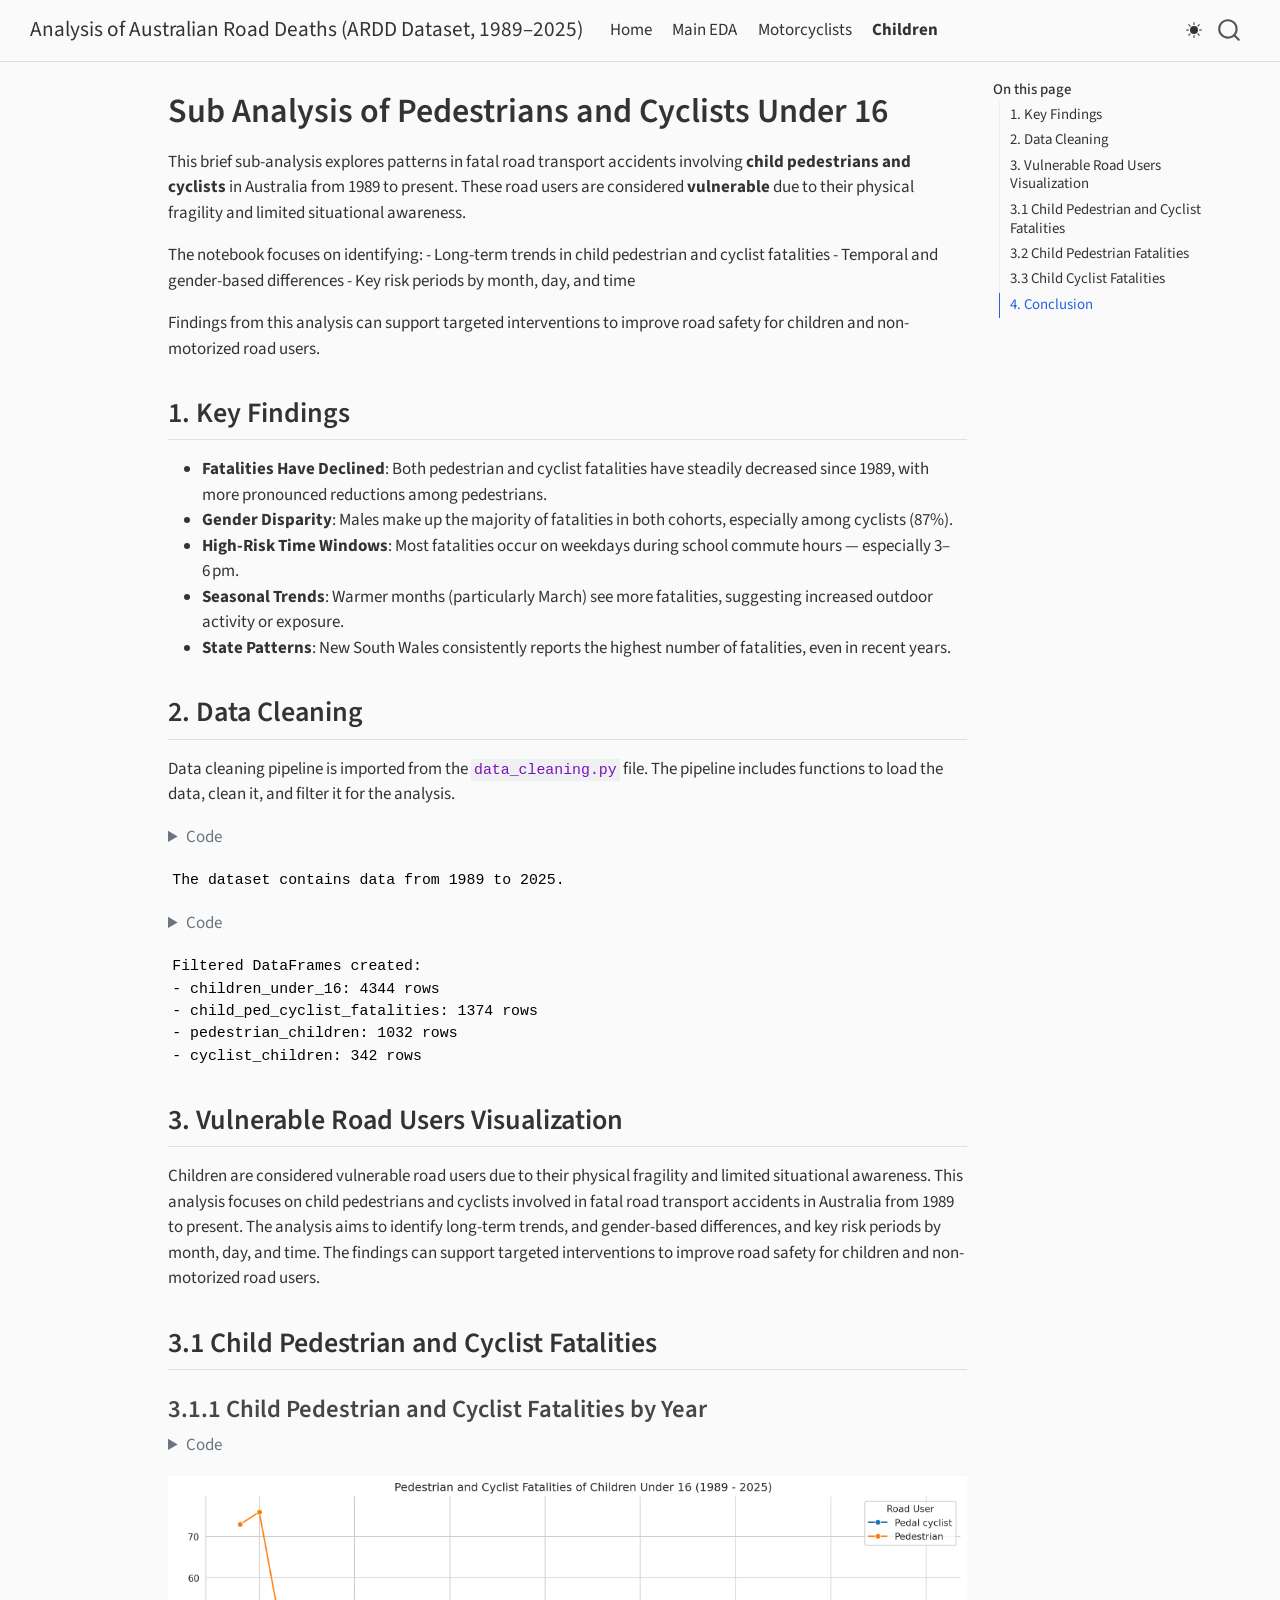
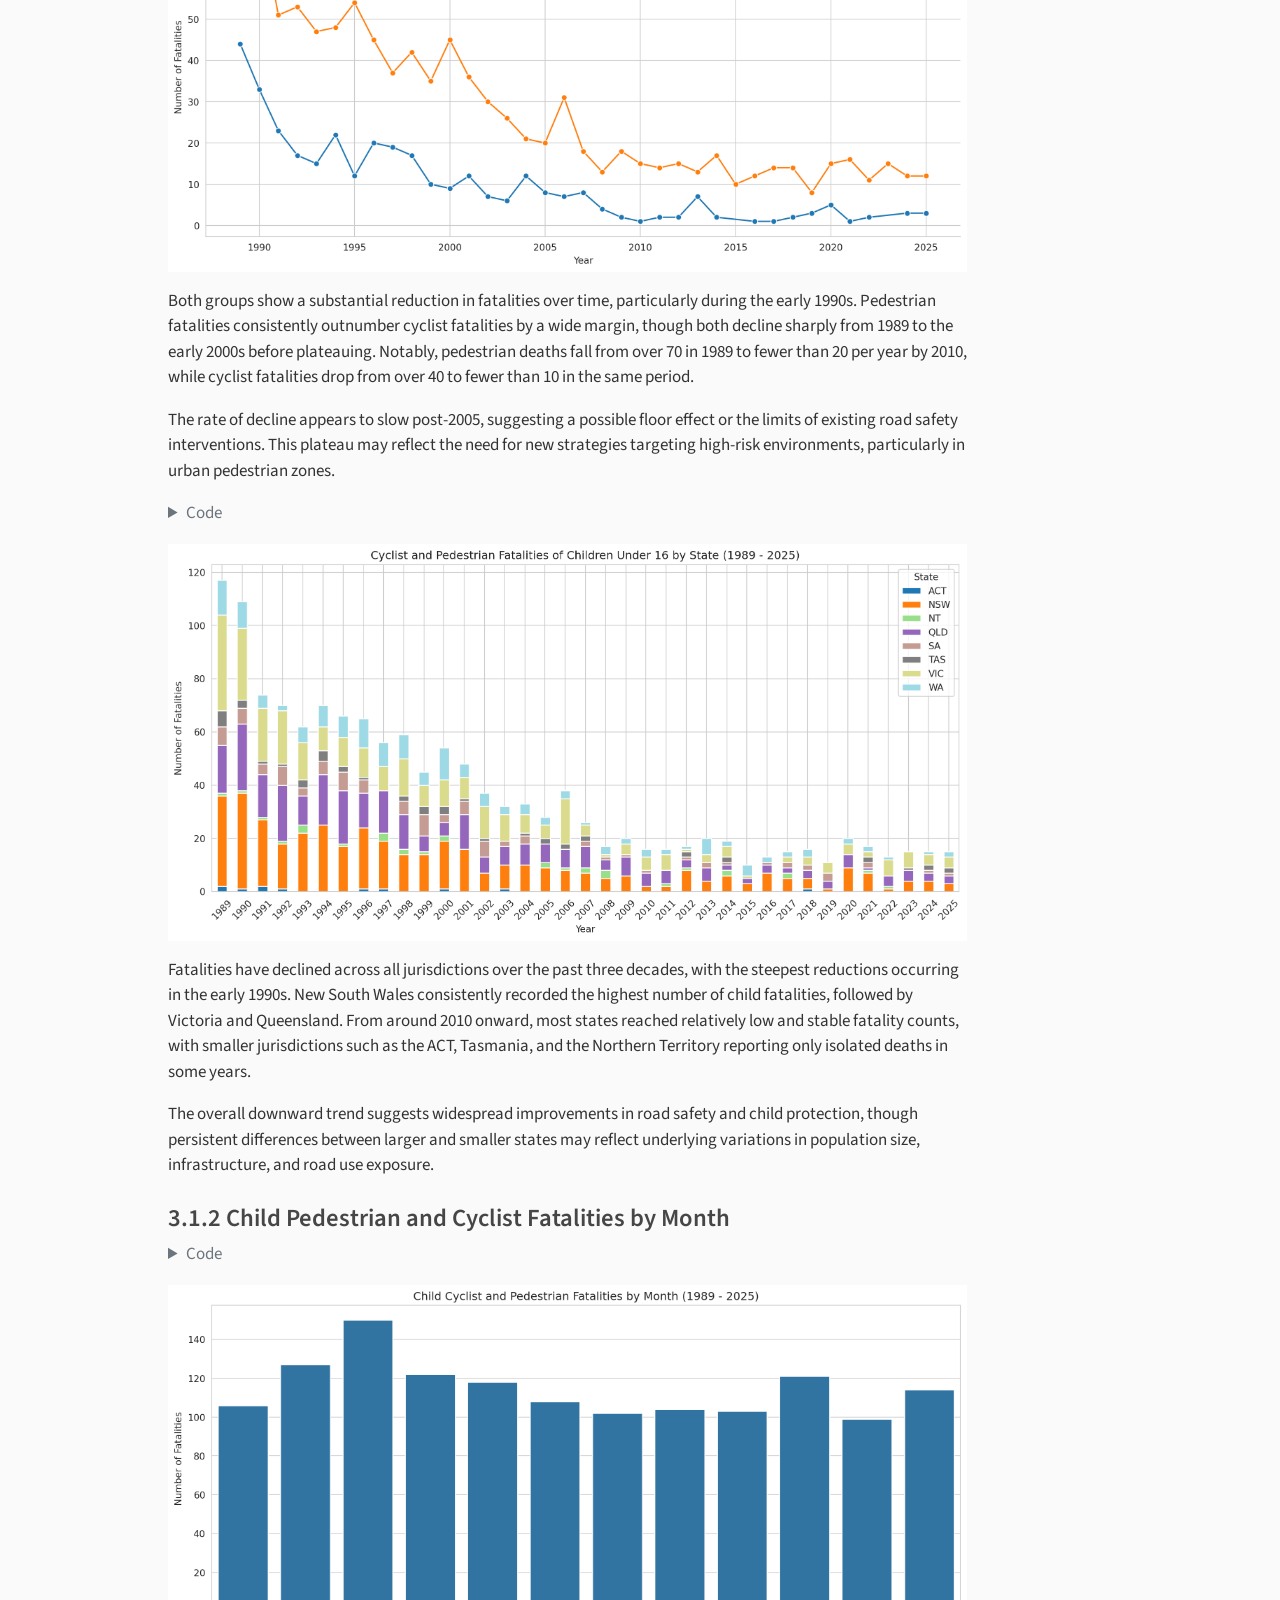
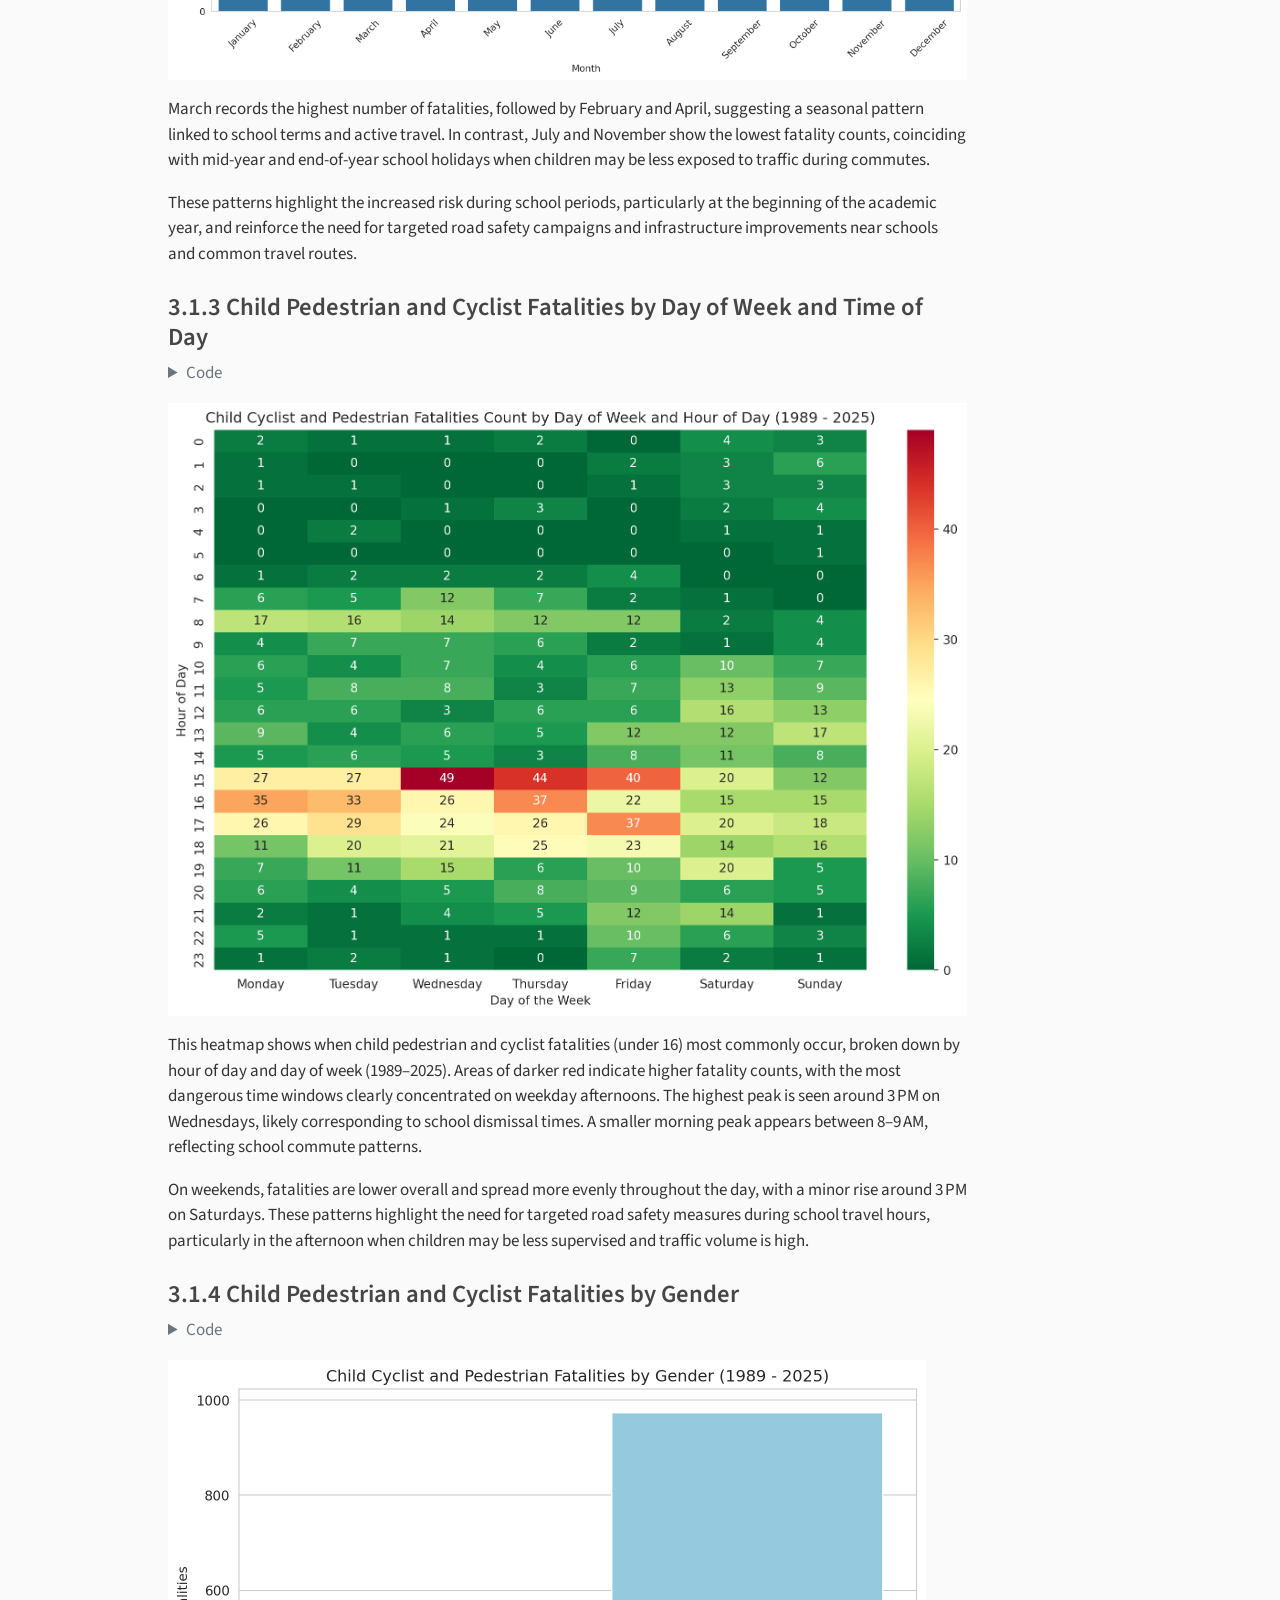
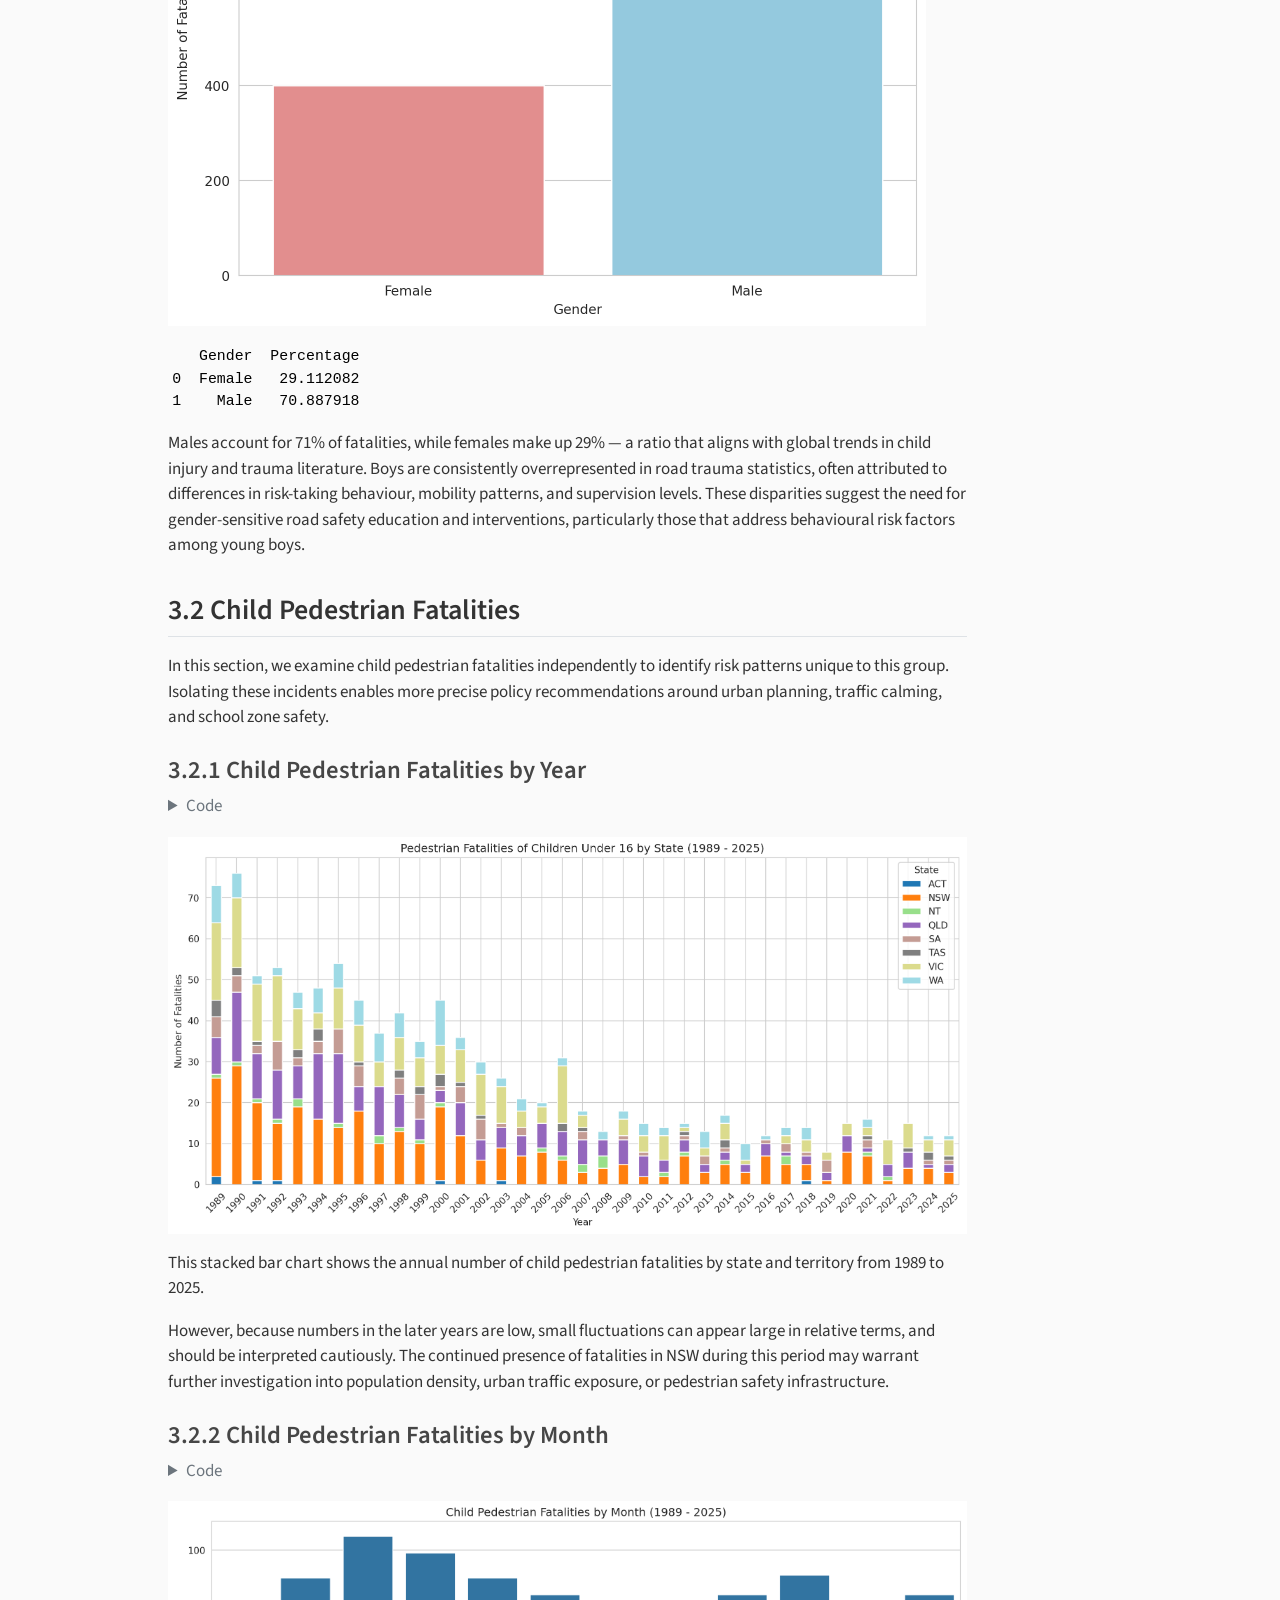
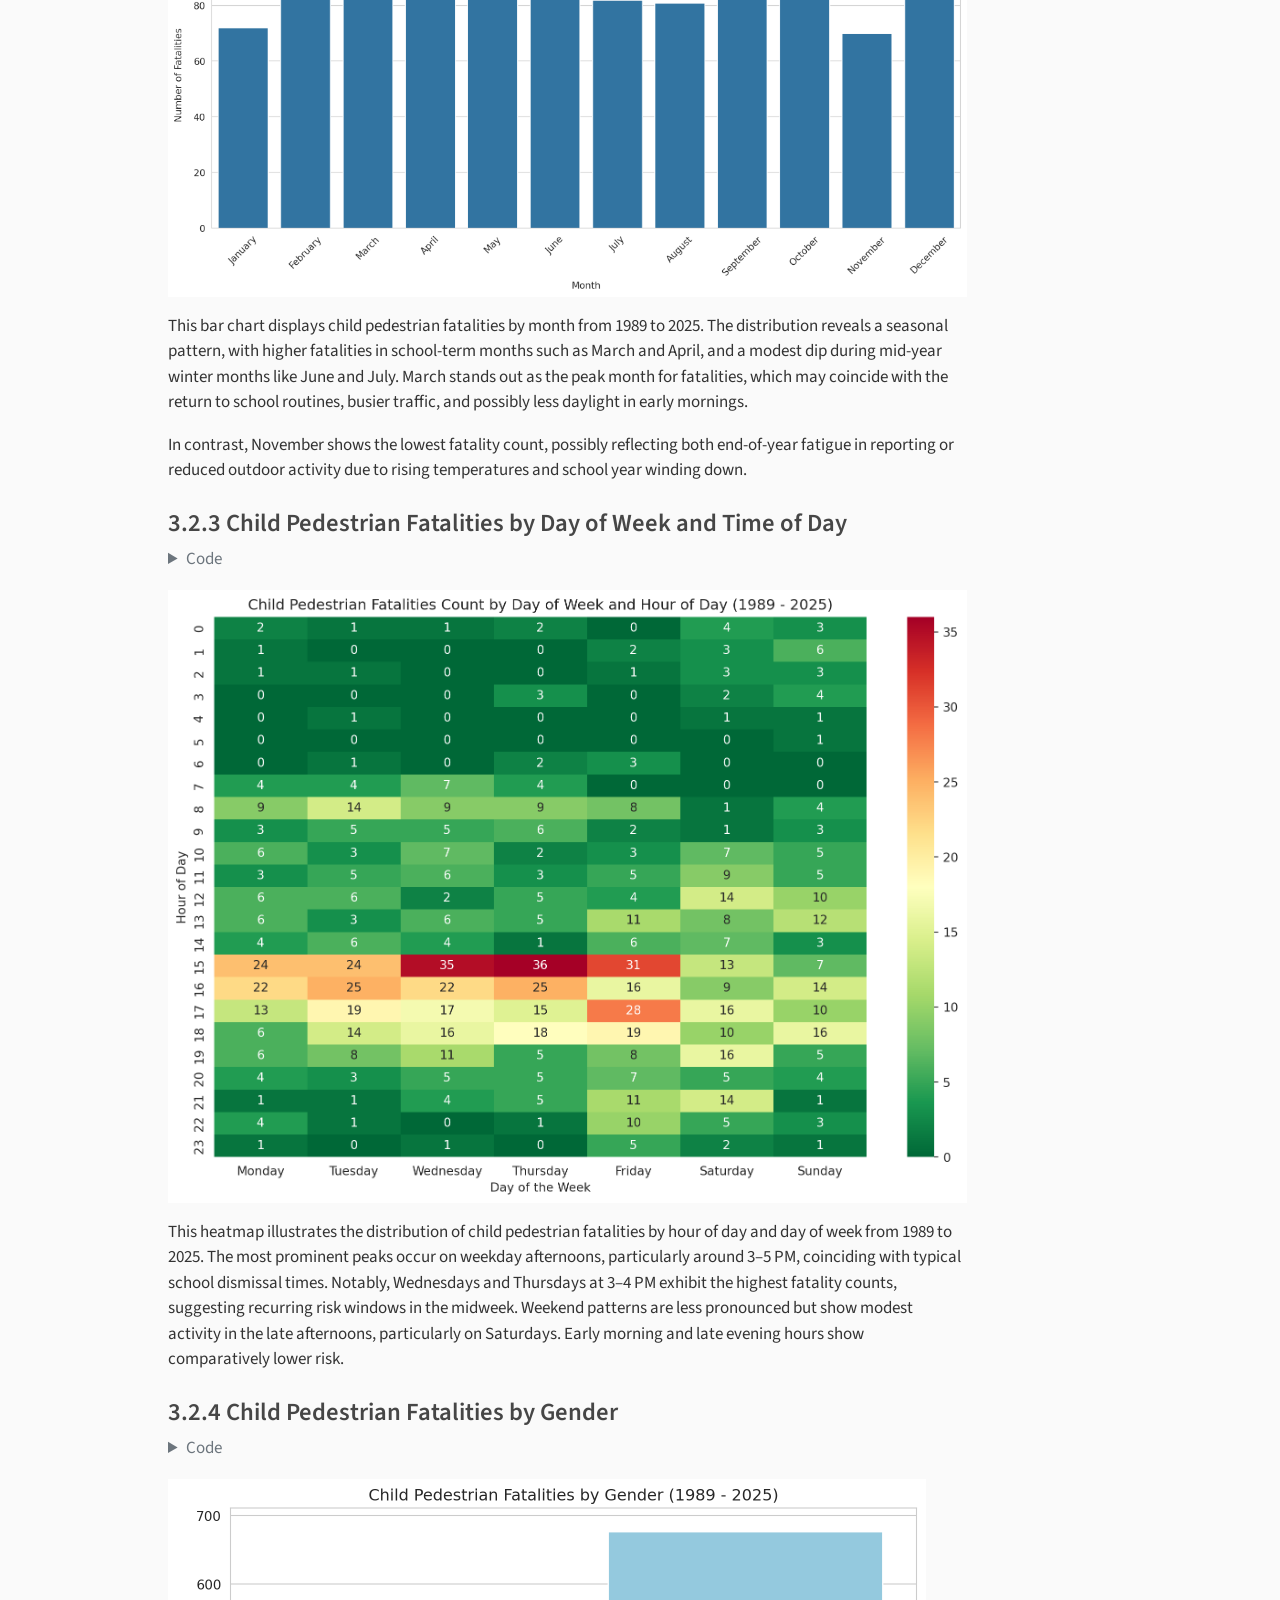
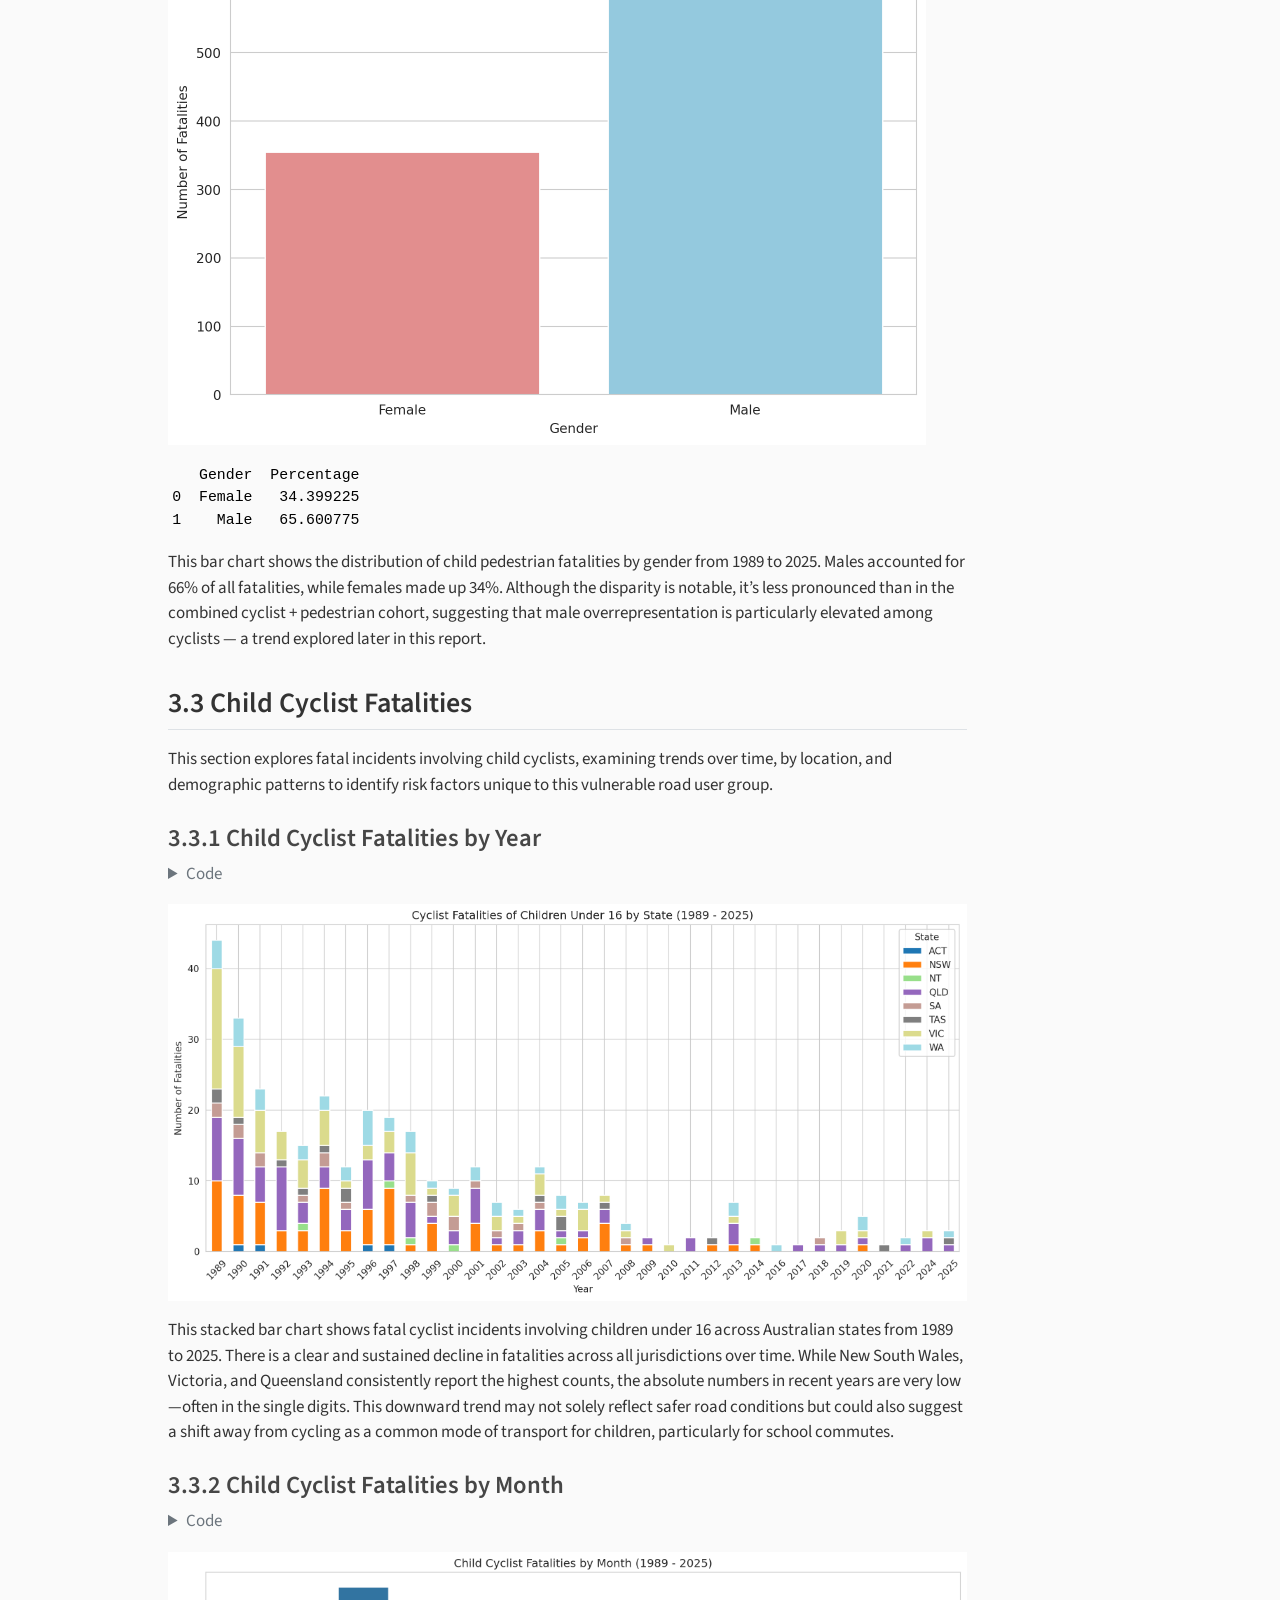
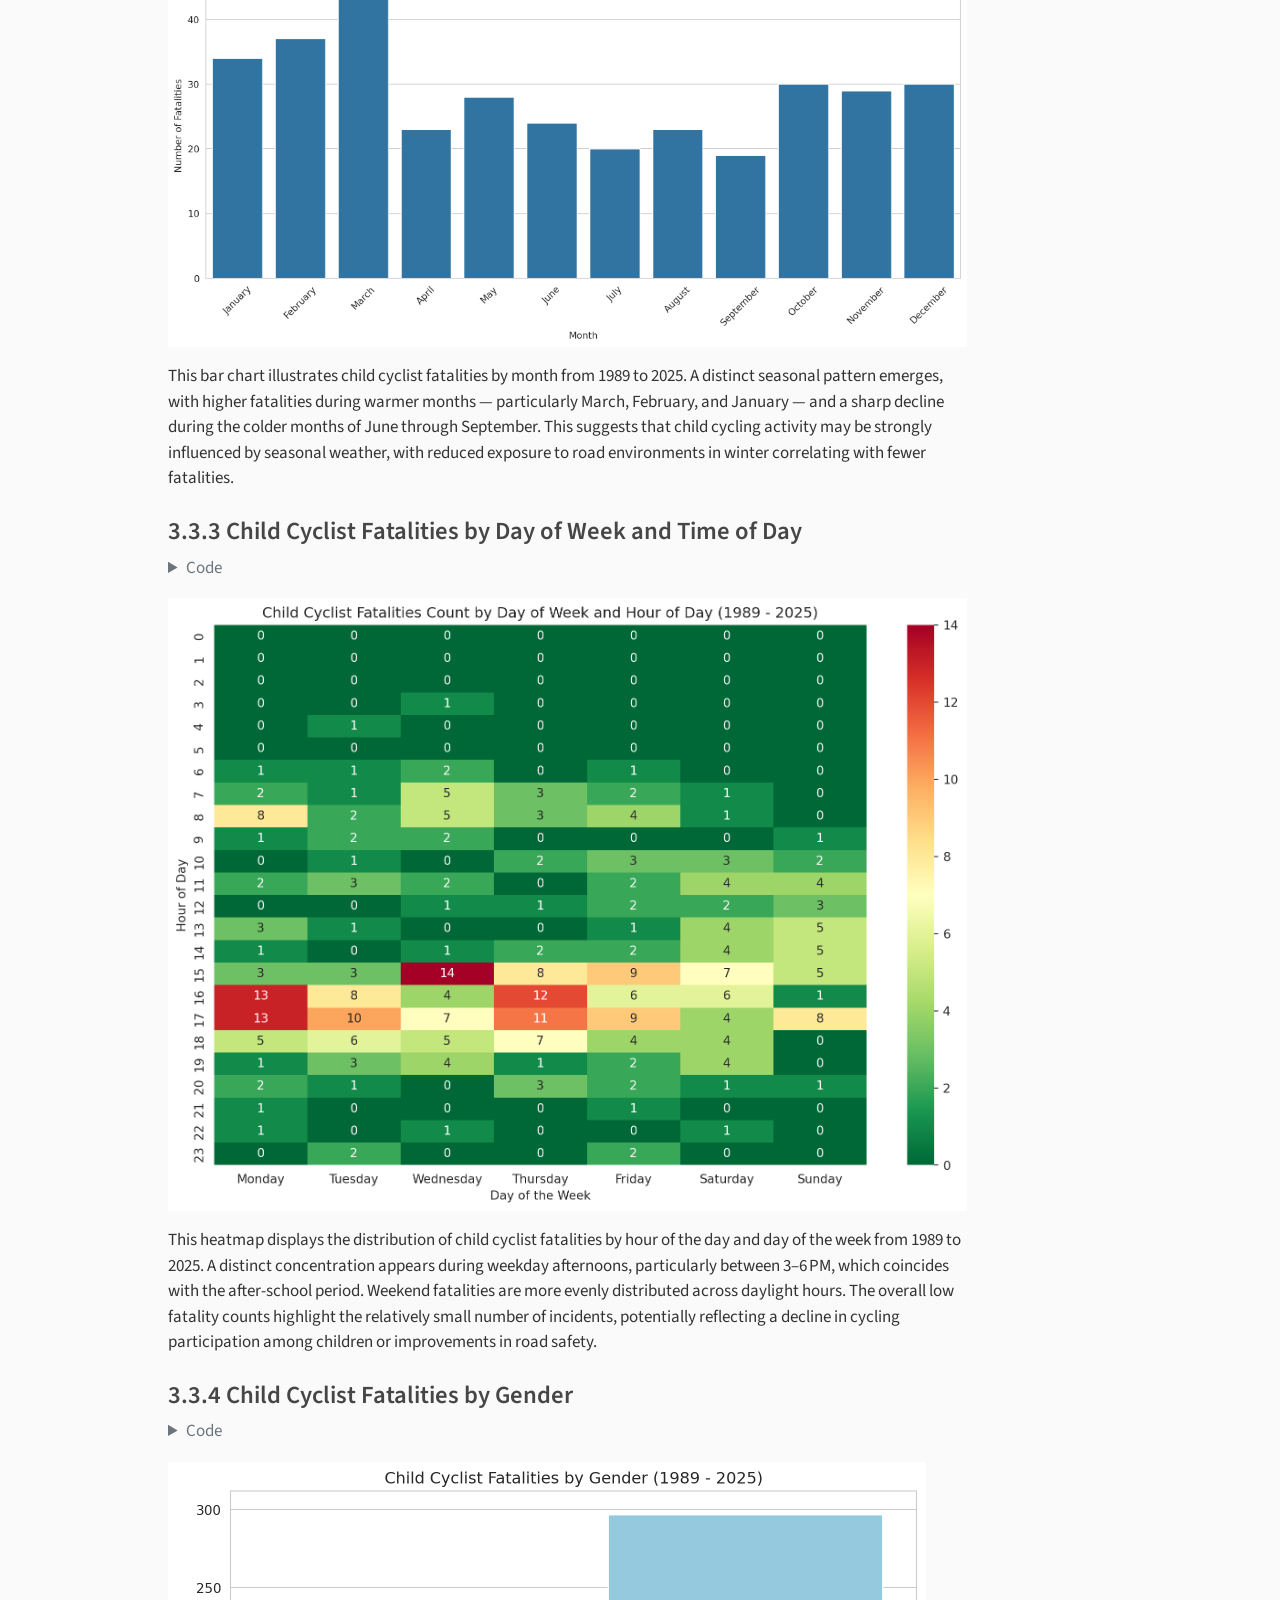
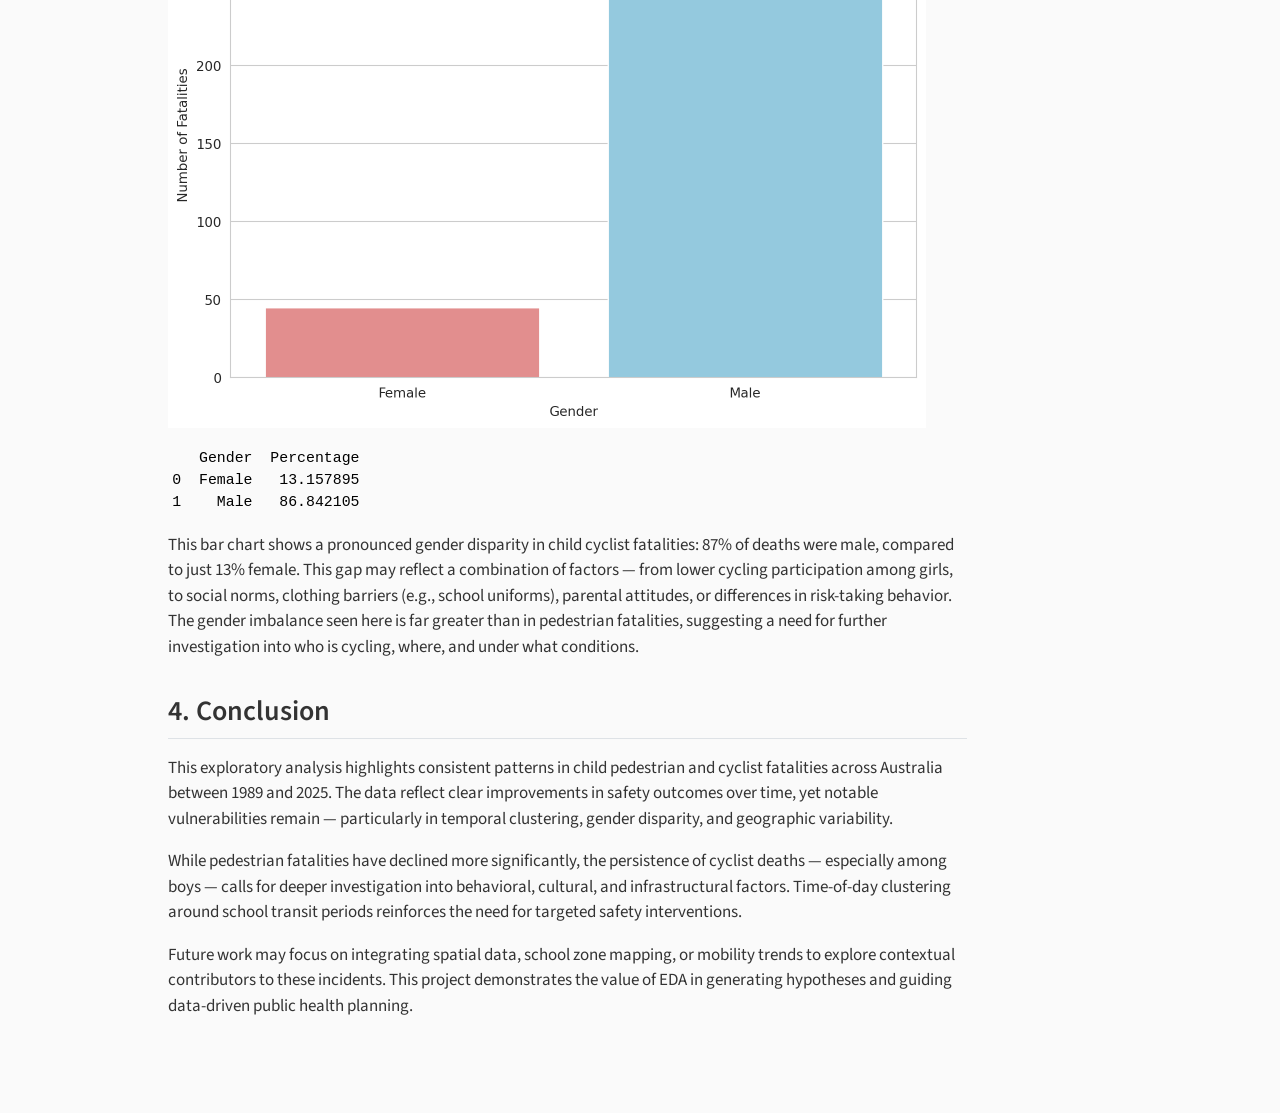
<file: docs/notebooks/1-vulnerable-road-users.html>
<!DOCTYPE html>
<html xmlns="http://www.w3.org/1999/xhtml" lang="en" xml:lang="en"><head>

<meta charset="utf-8">
<meta name="generator" content="quarto-1.8.27">

<meta name="viewport" content="width=device-width, initial-scale=1.0, user-scalable=yes">


<title>Sub Analysis of Pedestrians and Cyclists Under 16 – Analysis of Australian Road Deaths (ARDD Dataset, 1989–2025)</title>
<style>
code{white-space: pre-wrap;}
span.smallcaps{font-variant: small-caps;}
div.columns{display: flex; gap: min(4vw, 1.5em);}
div.column{flex: auto; overflow-x: auto;}
div.hanging-indent{margin-left: 1.5em; text-indent: -1.5em;}
ul.task-list{list-style: none;}
ul.task-list li input[type="checkbox"] {
  width: 0.8em;
  margin: 0 0.8em 0.2em -1em; /* quarto-specific, see https://github.com/quarto-dev/quarto-cli/issues/4556 */ 
  vertical-align: middle;
}
/* CSS for syntax highlighting */
html { -webkit-text-size-adjust: 100%; }
pre > code.sourceCode { white-space: pre; position: relative; }
pre > code.sourceCode > span { display: inline-block; line-height: 1.25; }
pre > code.sourceCode > span:empty { height: 1.2em; }
.sourceCode { overflow: visible; }
code.sourceCode > span { color: inherit; text-decoration: inherit; }
div.sourceCode { margin: 1em 0; }
pre.sourceCode { margin: 0; }
@media screen {
div.sourceCode { overflow: auto; }
}
@media print {
pre > code.sourceCode { white-space: pre-wrap; }
pre > code.sourceCode > span { text-indent: -5em; padding-left: 5em; }
}
pre.numberSource code
  { counter-reset: source-line 0; }
pre.numberSource code > span
  { position: relative; left: -4em; counter-increment: source-line; }
pre.numberSource code > span > a:first-child::before
  { content: counter(source-line);
    position: relative; left: -1em; text-align: right; vertical-align: baseline;
    border: none; display: inline-block;
    -webkit-touch-callout: none; -webkit-user-select: none;
    -khtml-user-select: none; -moz-user-select: none;
    -ms-user-select: none; user-select: none;
    padding: 0 4px; width: 4em;
  }
pre.numberSource { margin-left: 3em;  padding-left: 4px; }
div.sourceCode
  {   }
@media screen {
pre > code.sourceCode > span > a:first-child::before { text-decoration: underline; }
}
</style>


<script src="../site_libs/quarto-nav/quarto-nav.js"></script>
<script src="../site_libs/quarto-nav/headroom.min.js"></script>
<script src="../site_libs/clipboard/clipboard.min.js"></script>
<script src="../site_libs/quarto-search/autocomplete.umd.js"></script>
<script src="../site_libs/quarto-search/fuse.min.js"></script>
<script src="../site_libs/quarto-search/quarto-search.js"></script>
<meta name="quarto:offset" content="../">
<script src="../site_libs/quarto-html/quarto.js" type="module"></script>
<script src="../site_libs/quarto-html/tabsets/tabsets.js" type="module"></script>
<script src="../site_libs/quarto-html/axe/axe-check.js" type="module"></script>
<script src="../site_libs/quarto-html/popper.min.js"></script>
<script src="../site_libs/quarto-html/tippy.umd.min.js"></script>
<script src="../site_libs/quarto-html/anchor.min.js"></script>
<link href="../site_libs/quarto-html/tippy.css" rel="stylesheet">
<link href="../site_libs/quarto-html/quarto-syntax-highlighting-ed96de9b727972fe78a7b5d16c58bf87.css" rel="stylesheet" class="quarto-color-scheme" id="quarto-text-highlighting-styles">
<link href="../site_libs/quarto-html/quarto-syntax-highlighting-dark-4d9afe2b8d18ee9fa5d0d57b5ed4214d.css" rel="stylesheet" class="quarto-color-scheme quarto-color-alternate" id="quarto-text-highlighting-styles">
<link href="../site_libs/quarto-html/quarto-syntax-highlighting-ed96de9b727972fe78a7b5d16c58bf87.css" rel="stylesheet" class="quarto-color-scheme-extra" id="quarto-text-highlighting-styles">
<script src="../site_libs/bootstrap/bootstrap.min.js"></script>
<link href="../site_libs/bootstrap/bootstrap-icons.css" rel="stylesheet">
<link href="../site_libs/bootstrap/bootstrap-92e2f1a45e1abd4c2b7bc21fdb73716e.min.css" rel="stylesheet" append-hash="true" class="quarto-color-scheme" id="quarto-bootstrap" data-mode="light">
<link href="../site_libs/bootstrap/bootstrap-dark-4aa9b6c7d7f2bd63c1c0cc01c98845c8.min.css" rel="stylesheet" append-hash="true" class="quarto-color-scheme quarto-color-alternate" id="quarto-bootstrap" data-mode="dark">
<link href="../site_libs/bootstrap/bootstrap-92e2f1a45e1abd4c2b7bc21fdb73716e.min.css" rel="stylesheet" append-hash="true" class="quarto-color-scheme-extra" id="quarto-bootstrap" data-mode="light">
<script id="quarto-search-options" type="application/json">{
  "location": "navbar",
  "copy-button": false,
  "collapse-after": 3,
  "panel-placement": "end",
  "type": "overlay",
  "limit": 50,
  "keyboard-shortcut": [
    "f",
    "/",
    "s"
  ],
  "show-item-context": false,
  "language": {
    "search-no-results-text": "No results",
    "search-matching-documents-text": "matching documents",
    "search-copy-link-title": "Copy link to search",
    "search-hide-matches-text": "Hide additional matches",
    "search-more-match-text": "more match in this document",
    "search-more-matches-text": "more matches in this document",
    "search-clear-button-title": "Clear",
    "search-text-placeholder": "",
    "search-detached-cancel-button-title": "Cancel",
    "search-submit-button-title": "Submit",
    "search-label": "Search"
  }
}</script>


</head>

<body class="nav-fixed quarto-light"><script id="quarto-html-before-body" type="application/javascript">
    const toggleBodyColorMode = (bsSheetEl) => {
      const mode = bsSheetEl.getAttribute("data-mode");
      const bodyEl = window.document.querySelector("body");
      if (mode === "dark") {
        bodyEl.classList.add("quarto-dark");
        bodyEl.classList.remove("quarto-light");
      } else {
        bodyEl.classList.add("quarto-light");
        bodyEl.classList.remove("quarto-dark");
      }
    }
    const toggleBodyColorPrimary = () => {
      const bsSheetEl = window.document.querySelector("link#quarto-bootstrap:not([rel=disabled-stylesheet])");
      if (bsSheetEl) {
        toggleBodyColorMode(bsSheetEl);
      }
    }
    const setColorSchemeToggle = (alternate) => {
      const toggles = window.document.querySelectorAll('.quarto-color-scheme-toggle');
      for (let i=0; i < toggles.length; i++) {
        const toggle = toggles[i];
        if (toggle) {
          if (alternate) {
            toggle.classList.add("alternate");
          } else {
            toggle.classList.remove("alternate");
          }
        }
      }
    };
    const toggleColorMode = (alternate) => {
      // Switch the stylesheets
      const primaryStylesheets = window.document.querySelectorAll('link.quarto-color-scheme:not(.quarto-color-alternate)');
      const alternateStylesheets = window.document.querySelectorAll('link.quarto-color-scheme.quarto-color-alternate');
      manageTransitions('#quarto-margin-sidebar .nav-link', false);
      if (alternate) {
        // note: dark is layered on light, we don't disable primary!
        enableStylesheet(alternateStylesheets);
        for (const sheetNode of alternateStylesheets) {
          if (sheetNode.id === "quarto-bootstrap") {
            toggleBodyColorMode(sheetNode);
          }
        }
      } else {
        disableStylesheet(alternateStylesheets);
        enableStylesheet(primaryStylesheets)
        toggleBodyColorPrimary();
      }
      manageTransitions('#quarto-margin-sidebar .nav-link', true);
      // Switch the toggles
      setColorSchemeToggle(alternate)
      // Hack to workaround the fact that safari doesn't
      // properly recolor the scrollbar when toggling (#1455)
      if (navigator.userAgent.indexOf('Safari') > 0 && navigator.userAgent.indexOf('Chrome') == -1) {
        manageTransitions("body", false);
        window.scrollTo(0, 1);
        setTimeout(() => {
          window.scrollTo(0, 0);
          manageTransitions("body", true);
        }, 40);
      }
    }
    const disableStylesheet = (stylesheets) => {
      for (let i=0; i < stylesheets.length; i++) {
        const stylesheet = stylesheets[i];
        stylesheet.rel = 'disabled-stylesheet';
      }
    }
    const enableStylesheet = (stylesheets) => {
      for (let i=0; i < stylesheets.length; i++) {
        const stylesheet = stylesheets[i];
        if(stylesheet.rel !== 'stylesheet') { // for Chrome, which will still FOUC without this check
          stylesheet.rel = 'stylesheet';
        }
      }
    }
    const manageTransitions = (selector, allowTransitions) => {
      const els = window.document.querySelectorAll(selector);
      for (let i=0; i < els.length; i++) {
        const el = els[i];
        if (allowTransitions) {
          el.classList.remove('notransition');
        } else {
          el.classList.add('notransition');
        }
      }
    }
    const isFileUrl = () => {
      return window.location.protocol === 'file:';
    }
    const hasAlternateSentinel = () => {
      let styleSentinel = getColorSchemeSentinel();
      if (styleSentinel !== null) {
        return styleSentinel === "alternate";
      } else {
        return false;
      }
    }
    const setStyleSentinel = (alternate) => {
      const value = alternate ? "alternate" : "default";
      if (!isFileUrl()) {
        window.localStorage.setItem("quarto-color-scheme", value);
      } else {
        localAlternateSentinel = value;
      }
    }
    const getColorSchemeSentinel = () => {
      if (!isFileUrl()) {
        const storageValue = window.localStorage.getItem("quarto-color-scheme");
        return storageValue != null ? storageValue : localAlternateSentinel;
      } else {
        return localAlternateSentinel;
      }
    }
    const toggleGiscusIfUsed = (isAlternate, darkModeDefault) => {
      const baseTheme = document.querySelector('#giscus-base-theme')?.value ?? 'light';
      const alternateTheme = document.querySelector('#giscus-alt-theme')?.value ?? 'dark';
      let newTheme = '';
      if(authorPrefersDark) {
        newTheme = isAlternate ? baseTheme : alternateTheme;
      } else {
        newTheme = isAlternate ? alternateTheme : baseTheme;
      }
      const changeGiscusTheme = () => {
        // From: https://github.com/giscus/giscus/issues/336
        const sendMessage = (message) => {
          const iframe = document.querySelector('iframe.giscus-frame');
          if (!iframe) return;
          iframe.contentWindow.postMessage({ giscus: message }, 'https://giscus.app');
        }
        sendMessage({
          setConfig: {
            theme: newTheme
          }
        });
      }
      const isGiscussLoaded = window.document.querySelector('iframe.giscus-frame') !== null;
      if (isGiscussLoaded) {
        changeGiscusTheme();
      }
    };
    const authorPrefersDark = false;
    const darkModeDefault = authorPrefersDark;
      document.querySelector('link#quarto-text-highlighting-styles.quarto-color-scheme-extra').rel = 'disabled-stylesheet';
      document.querySelector('link#quarto-bootstrap.quarto-color-scheme-extra').rel = 'disabled-stylesheet';
    let localAlternateSentinel = darkModeDefault ? 'alternate' : 'default';
    // Dark / light mode switch
    window.quartoToggleColorScheme = () => {
      // Read the current dark / light value
      let toAlternate = !hasAlternateSentinel();
      toggleColorMode(toAlternate);
      setStyleSentinel(toAlternate);
      toggleGiscusIfUsed(toAlternate, darkModeDefault);
      window.dispatchEvent(new Event('resize'));
    };
    // Switch to dark mode if need be
    if (hasAlternateSentinel()) {
      toggleColorMode(true);
    } else {
      toggleColorMode(false);
    }
  </script>

<div id="quarto-search-results"></div>
  <header id="quarto-header" class="headroom fixed-top">
    <nav class="navbar navbar-expand-lg " data-bs-theme="dark">
      <div class="navbar-container container-fluid">
      <div class="navbar-brand-container mx-auto">
    <a class="navbar-brand" href="../index.html">
    <span class="navbar-title">Analysis of Australian Road Deaths (ARDD Dataset, 1989–2025)</span>
    </a>
  </div>
            <div id="quarto-search" class="" title="Search"></div>
          <button class="navbar-toggler" type="button" data-bs-toggle="collapse" data-bs-target="#navbarCollapse" aria-controls="navbarCollapse" role="menu" aria-expanded="false" aria-label="Toggle navigation" onclick="if (window.quartoToggleHeadroom) { window.quartoToggleHeadroom(); }">
  <span class="navbar-toggler-icon"></span>
</button>
          <div class="collapse navbar-collapse" id="navbarCollapse">
            <ul class="navbar-nav navbar-nav-scroll me-auto">
  <li class="nav-item">
    <a class="nav-link" href="../index.html"> 
<span class="menu-text">Home</span></a>
  </li>  
  <li class="nav-item">
    <a class="nav-link" href="../notebooks/0-eda-australian-road-fatalities.html"> 
<span class="menu-text">Main EDA</span></a>
  </li>  
  <li class="nav-item">
    <a class="nav-link" href="../notebooks/2-motorcyclists.html"> 
<span class="menu-text">Motorcyclists</span></a>
  </li>  
  <li class="nav-item">
    <a class="nav-link active" href="../notebooks/1-vulnerable-road-users.html" aria-current="page"> 
<span class="menu-text">Children</span></a>
  </li>  
</ul>
          </div> <!-- /navcollapse -->
            <div class="quarto-navbar-tools">
  <a href="" class="quarto-color-scheme-toggle quarto-navigation-tool  px-1" onclick="window.quartoToggleColorScheme(); return false;" title="Toggle dark mode"><i class="bi"></i></a>
</div>
      </div> <!-- /container-fluid -->
    </nav>
</header>
<!-- content -->
<div id="quarto-content" class="quarto-container page-columns page-rows-contents page-layout-article page-navbar">
<!-- sidebar -->
<!-- margin-sidebar -->
    <div id="quarto-margin-sidebar" class="sidebar margin-sidebar">
        <nav id="TOC" role="doc-toc" class="toc-active">
    <h2 id="toc-title">On this page</h2>
   
  <ul>
  <li><a href="#key-findings" id="toc-key-findings" class="nav-link active" data-scroll-target="#key-findings">1. Key Findings</a></li>
  <li><a href="#data-cleaning" id="toc-data-cleaning" class="nav-link" data-scroll-target="#data-cleaning">2. Data Cleaning</a></li>
  <li><a href="#vulnerable-road-users-visualization" id="toc-vulnerable-road-users-visualization" class="nav-link" data-scroll-target="#vulnerable-road-users-visualization">3. Vulnerable Road Users Visualization</a></li>
  <li><a href="#child-pedestrian-and-cyclist-fatalities" id="toc-child-pedestrian-and-cyclist-fatalities" class="nav-link" data-scroll-target="#child-pedestrian-and-cyclist-fatalities">3.1 Child Pedestrian and Cyclist Fatalities</a>
  <ul class="collapse">
  <li><a href="#child-pedestrian-and-cyclist-fatalities-by-year" id="toc-child-pedestrian-and-cyclist-fatalities-by-year" class="nav-link" data-scroll-target="#child-pedestrian-and-cyclist-fatalities-by-year">3.1.1 Child Pedestrian and Cyclist Fatalities by Year</a></li>
  <li><a href="#child-pedestrian-and-cyclist-fatalities-by-month" id="toc-child-pedestrian-and-cyclist-fatalities-by-month" class="nav-link" data-scroll-target="#child-pedestrian-and-cyclist-fatalities-by-month">3.1.2 Child Pedestrian and Cyclist Fatalities by Month</a></li>
  <li><a href="#child-pedestrian-and-cyclist-fatalities-by-day-of-week-and-time-of-day" id="toc-child-pedestrian-and-cyclist-fatalities-by-day-of-week-and-time-of-day" class="nav-link" data-scroll-target="#child-pedestrian-and-cyclist-fatalities-by-day-of-week-and-time-of-day">3.1.3 Child Pedestrian and Cyclist Fatalities by Day of Week and Time of Day</a></li>
  <li><a href="#child-pedestrian-and-cyclist-fatalities-by-gender" id="toc-child-pedestrian-and-cyclist-fatalities-by-gender" class="nav-link" data-scroll-target="#child-pedestrian-and-cyclist-fatalities-by-gender">3.1.4 Child Pedestrian and Cyclist Fatalities by Gender</a></li>
  </ul></li>
  <li><a href="#child-pedestrian-fatalities" id="toc-child-pedestrian-fatalities" class="nav-link" data-scroll-target="#child-pedestrian-fatalities">3.2 Child Pedestrian Fatalities</a>
  <ul class="collapse">
  <li><a href="#child-pedestrian-fatalities-by-year" id="toc-child-pedestrian-fatalities-by-year" class="nav-link" data-scroll-target="#child-pedestrian-fatalities-by-year">3.2.1 Child Pedestrian Fatalities by Year</a></li>
  <li><a href="#child-pedestrian-fatalities-by-month" id="toc-child-pedestrian-fatalities-by-month" class="nav-link" data-scroll-target="#child-pedestrian-fatalities-by-month">3.2.2 Child Pedestrian Fatalities by Month</a></li>
  <li><a href="#child-pedestrian-fatalities-by-day-of-week-and-time-of-day" id="toc-child-pedestrian-fatalities-by-day-of-week-and-time-of-day" class="nav-link" data-scroll-target="#child-pedestrian-fatalities-by-day-of-week-and-time-of-day">3.2.3 Child Pedestrian Fatalities by Day of Week and Time of Day</a></li>
  <li><a href="#child-pedestrian-fatalities-by-gender" id="toc-child-pedestrian-fatalities-by-gender" class="nav-link" data-scroll-target="#child-pedestrian-fatalities-by-gender">3.2.4 Child Pedestrian Fatalities by Gender</a></li>
  </ul></li>
  <li><a href="#child-cyclist-fatalities" id="toc-child-cyclist-fatalities" class="nav-link" data-scroll-target="#child-cyclist-fatalities">3.3 Child Cyclist Fatalities</a>
  <ul class="collapse">
  <li><a href="#child-cyclist-fatalities-by-year" id="toc-child-cyclist-fatalities-by-year" class="nav-link" data-scroll-target="#child-cyclist-fatalities-by-year">3.3.1 Child Cyclist Fatalities by Year</a></li>
  <li><a href="#child-cyclist-fatalities-by-month" id="toc-child-cyclist-fatalities-by-month" class="nav-link" data-scroll-target="#child-cyclist-fatalities-by-month">3.3.2 Child Cyclist Fatalities by Month</a></li>
  <li><a href="#child-cyclist-fatalities-by-day-of-week-and-time-of-day" id="toc-child-cyclist-fatalities-by-day-of-week-and-time-of-day" class="nav-link" data-scroll-target="#child-cyclist-fatalities-by-day-of-week-and-time-of-day">3.3.3 Child Cyclist Fatalities by Day of Week and Time of Day</a></li>
  <li><a href="#child-cyclist-fatalities-by-gender" id="toc-child-cyclist-fatalities-by-gender" class="nav-link" data-scroll-target="#child-cyclist-fatalities-by-gender">3.3.4 Child Cyclist Fatalities by Gender</a></li>
  </ul></li>
  <li><a href="#conclusion" id="toc-conclusion" class="nav-link" data-scroll-target="#conclusion">4. Conclusion</a></li>
  </ul>
</nav>
    </div>
<!-- main -->
<main class="content" id="quarto-document-content">


<header id="title-block-header" class="quarto-title-block default">
<div class="quarto-title">
<h1 class="title">Sub Analysis of Pedestrians and Cyclists Under 16</h1>
</div>



<div class="quarto-title-meta">

    
  
    
  </div>
  


</header>


<p>This brief sub-analysis explores patterns in fatal road transport accidents involving <strong>child pedestrians and cyclists</strong> in Australia from 1989 to present. These road users are considered <strong>vulnerable</strong> due to their physical fragility and limited situational awareness.</p>
<p>The notebook focuses on identifying: - Long-term trends in child pedestrian and cyclist fatalities - Temporal and gender-based differences - Key risk periods by month, day, and time</p>
<p>Findings from this analysis can support targeted interventions to improve road safety for children and non-motorized road users.</p>
<section id="key-findings" class="level2">
<h2 class="anchored" data-anchor-id="key-findings">1. Key Findings</h2>
<ul>
<li><strong>Fatalities Have Declined</strong>: Both pedestrian and cyclist fatalities have steadily decreased since 1989, with more pronounced reductions among pedestrians.</li>
<li><strong>Gender Disparity</strong>: Males make up the majority of fatalities in both cohorts, especially among cyclists (87%).</li>
<li><strong>High-Risk Time Windows</strong>: Most fatalities occur on weekdays during school commute hours — especially 3–6 pm.</li>
<li><strong>Seasonal Trends</strong>: Warmer months (particularly March) see more fatalities, suggesting increased outdoor activity or exposure.</li>
<li><strong>State Patterns</strong>: New South Wales consistently reports the highest number of fatalities, even in recent years.</li>
</ul>
</section>
<section id="data-cleaning" class="level2">
<h2 class="anchored" data-anchor-id="data-cleaning">2. Data Cleaning</h2>
<p>Data cleaning pipeline is imported from the <code>data_cleaning.py</code> file. The pipeline includes functions to load the data, clean it, and filter it for the analysis.</p>
<div id="fa3feb98" class="cell" data-execution_count="1">
<details class="code-fold">
<summary>Code</summary>
<div class="code-copy-outer-scaffold"><div class="sourceCode cell-code" id="cb1"><pre class="sourceCode python code-with-copy"><code class="sourceCode python"><span id="cb1-1"><a href="#cb1-1" aria-hidden="true" tabindex="-1"></a><span class="co">"""</span></span>
<span id="cb1-2"><a href="#cb1-2" aria-hidden="true" tabindex="-1"></a><span class="co">This notebook is fully self-contained and does not depend on the main EDA notebook.</span></span>
<span id="cb1-3"><a href="#cb1-3" aria-hidden="true" tabindex="-1"></a></span>
<span id="cb1-4"><a href="#cb1-4" aria-hidden="true" tabindex="-1"></a><span class="co">The dataset is loaded and cleaned using `full_clean_pipeline()` from `scripts/data_cleaning.py`, which:</span></span>
<span id="cb1-5"><a href="#cb1-5" aria-hidden="true" tabindex="-1"></a><span class="co">- Loads raw data from /data/Crash_Data.csv</span></span>
<span id="cb1-6"><a href="#cb1-6" aria-hidden="true" tabindex="-1"></a><span class="co">- Cleans missing values and harmonizes variables</span></span>
<span id="cb1-7"><a href="#cb1-7" aria-hidden="true" tabindex="-1"></a><span class="co">- Drops incomplete or irrelevant columns</span></span>
<span id="cb1-8"><a href="#cb1-8" aria-hidden="true" tabindex="-1"></a><span class="co">- Returns a tidy, ready-to-analyze DataFrame</span></span>
<span id="cb1-9"><a href="#cb1-9" aria-hidden="true" tabindex="-1"></a><span class="co">"""</span></span>
<span id="cb1-10"><a href="#cb1-10" aria-hidden="true" tabindex="-1"></a></span>
<span id="cb1-11"><a href="#cb1-11" aria-hidden="true" tabindex="-1"></a><span class="co"># Set the directory for the script</span></span>
<span id="cb1-12"><a href="#cb1-12" aria-hidden="true" tabindex="-1"></a><span class="im">import</span> sys</span>
<span id="cb1-13"><a href="#cb1-13" aria-hidden="true" tabindex="-1"></a>sys.path.append(<span class="st">"../scripts"</span>) </span>
<span id="cb1-14"><a href="#cb1-14" aria-hidden="true" tabindex="-1"></a></span>
<span id="cb1-15"><a href="#cb1-15" aria-hidden="true" tabindex="-1"></a><span class="co"># Importing necessary libraries</span></span>
<span id="cb1-16"><a href="#cb1-16" aria-hidden="true" tabindex="-1"></a></span>
<span id="cb1-17"><a href="#cb1-17" aria-hidden="true" tabindex="-1"></a><span class="im">import</span> pandas <span class="im">as</span> pd </span>
<span id="cb1-18"><a href="#cb1-18" aria-hidden="true" tabindex="-1"></a><span class="im">import</span> numpy <span class="im">as</span> np</span>
<span id="cb1-19"><a href="#cb1-19" aria-hidden="true" tabindex="-1"></a><span class="im">import</span> matplotlib.pyplot <span class="im">as</span> plt</span>
<span id="cb1-20"><a href="#cb1-20" aria-hidden="true" tabindex="-1"></a><span class="im">import</span> seaborn <span class="im">as</span> sns</span>
<span id="cb1-21"><a href="#cb1-21" aria-hidden="true" tabindex="-1"></a><span class="im">from</span> IPython.display <span class="im">import</span> display</span>
<span id="cb1-22"><a href="#cb1-22" aria-hidden="true" tabindex="-1"></a></span>
<span id="cb1-23"><a href="#cb1-23" aria-hidden="true" tabindex="-1"></a><span class="im">from</span> data_cleaning <span class="im">import</span> full_clean_pipeline</span>
<span id="cb1-24"><a href="#cb1-24" aria-hidden="true" tabindex="-1"></a></span>
<span id="cb1-25"><a href="#cb1-25" aria-hidden="true" tabindex="-1"></a>df <span class="op">=</span> pd.read_csv(<span class="st">"../data/Crash_Data.csv"</span>, low_memory<span class="op">=</span><span class="va">False</span>)</span>
<span id="cb1-26"><a href="#cb1-26" aria-hidden="true" tabindex="-1"></a>df <span class="op">=</span> full_clean_pipeline(df)</span>
<span id="cb1-27"><a href="#cb1-27" aria-hidden="true" tabindex="-1"></a></span>
<span id="cb1-28"><a href="#cb1-28" aria-hidden="true" tabindex="-1"></a><span class="co"># Create variable for the earliest and latest years in the dataset to be dynamically displayed in plot titles</span></span>
<span id="cb1-29"><a href="#cb1-29" aria-hidden="true" tabindex="-1"></a>latest_year <span class="op">=</span> df[<span class="st">'Year'</span>].<span class="bu">max</span>()</span>
<span id="cb1-30"><a href="#cb1-30" aria-hidden="true" tabindex="-1"></a>earliest_year <span class="op">=</span> df[<span class="st">'Year'</span>].<span class="bu">min</span>()</span>
<span id="cb1-31"><a href="#cb1-31" aria-hidden="true" tabindex="-1"></a><span class="bu">print</span>(<span class="ss">f"The dataset contains data from </span><span class="sc">{</span>earliest_year<span class="sc">}</span><span class="ss"> to </span><span class="sc">{</span>latest_year<span class="sc">}</span><span class="ss">."</span>)</span></code></pre></div><button title="Copy to Clipboard" class="code-copy-button"><i class="bi"></i></button></div>
</details>
<div class="cell-output cell-output-stdout">
<pre><code>The dataset contains data from 1989 to 2025.</code></pre>
</div>
</div>
<div id="71307e87" class="cell" data-execution_count="2">
<details class="code-fold">
<summary>Code</summary>
<div class="code-copy-outer-scaffold"><div class="sourceCode cell-code" id="cb3"><pre class="sourceCode python code-with-copy"><code class="sourceCode python"><span id="cb3-1"><a href="#cb3-1" aria-hidden="true" tabindex="-1"></a><span class="co"># Create commonly used filtered DataFrames</span></span>
<span id="cb3-2"><a href="#cb3-2" aria-hidden="true" tabindex="-1"></a>children_under_16 <span class="op">=</span> df[df[<span class="st">'Age Group'</span>] <span class="op">==</span> <span class="st">'0_to_16'</span>]</span>
<span id="cb3-3"><a href="#cb3-3" aria-hidden="true" tabindex="-1"></a>child_ped_cyclist_fatalities <span class="op">=</span> children_under_16[children_under_16[<span class="st">'Road User'</span>].isin([<span class="st">'Pedestrian'</span>, <span class="st">'Pedal cyclist'</span>])]</span>
<span id="cb3-4"><a href="#cb3-4" aria-hidden="true" tabindex="-1"></a>pedestrian_children <span class="op">=</span> children_under_16[children_under_16[<span class="st">'Road User'</span>] <span class="op">==</span> <span class="st">'Pedestrian'</span>]</span>
<span id="cb3-5"><a href="#cb3-5" aria-hidden="true" tabindex="-1"></a>cyclist_children <span class="op">=</span> children_under_16[children_under_16[<span class="st">'Road User'</span>] <span class="op">==</span> <span class="st">'Pedal cyclist'</span>]</span>
<span id="cb3-6"><a href="#cb3-6" aria-hidden="true" tabindex="-1"></a></span>
<span id="cb3-7"><a href="#cb3-7" aria-hidden="true" tabindex="-1"></a><span class="bu">print</span>(<span class="st">"Filtered DataFrames created:"</span>)</span>
<span id="cb3-8"><a href="#cb3-8" aria-hidden="true" tabindex="-1"></a><span class="bu">print</span>(<span class="ss">f"- children_under_16: </span><span class="sc">{</span>children_under_16<span class="sc">.</span>shape[<span class="dv">0</span>]<span class="sc">}</span><span class="ss"> rows"</span>)</span>
<span id="cb3-9"><a href="#cb3-9" aria-hidden="true" tabindex="-1"></a><span class="bu">print</span>(<span class="ss">f"- child_ped_cyclist_fatalities: </span><span class="sc">{</span>child_ped_cyclist_fatalities<span class="sc">.</span>shape[<span class="dv">0</span>]<span class="sc">}</span><span class="ss"> rows"</span>)</span>
<span id="cb3-10"><a href="#cb3-10" aria-hidden="true" tabindex="-1"></a><span class="bu">print</span>(<span class="ss">f"- pedestrian_children: </span><span class="sc">{</span>pedestrian_children<span class="sc">.</span>shape[<span class="dv">0</span>]<span class="sc">}</span><span class="ss"> rows"</span>)</span>
<span id="cb3-11"><a href="#cb3-11" aria-hidden="true" tabindex="-1"></a><span class="bu">print</span>(<span class="ss">f"- cyclist_children: </span><span class="sc">{</span>cyclist_children<span class="sc">.</span>shape[<span class="dv">0</span>]<span class="sc">}</span><span class="ss"> rows"</span>)</span>
<span id="cb3-12"><a href="#cb3-12" aria-hidden="true" tabindex="-1"></a></span>
<span id="cb3-13"><a href="#cb3-13" aria-hidden="true" tabindex="-1"></a><span class="co"># Define constants for reuse</span></span>
<span id="cb3-14"><a href="#cb3-14" aria-hidden="true" tabindex="-1"></a>month_names <span class="op">=</span> {<span class="dv">1</span>: <span class="st">'January'</span>, <span class="dv">2</span>: <span class="st">'February'</span>, <span class="dv">3</span>: <span class="st">'March'</span>, <span class="dv">4</span>: <span class="st">'April'</span>, <span class="dv">5</span>: <span class="st">'May'</span>,</span>
<span id="cb3-15"><a href="#cb3-15" aria-hidden="true" tabindex="-1"></a>               <span class="dv">6</span>: <span class="st">'June'</span>, <span class="dv">7</span>: <span class="st">'July'</span>, <span class="dv">8</span>: <span class="st">'August'</span>, <span class="dv">9</span>: <span class="st">'September'</span>, <span class="dv">10</span>: <span class="st">'October'</span>,</span>
<span id="cb3-16"><a href="#cb3-16" aria-hidden="true" tabindex="-1"></a>               <span class="dv">11</span>: <span class="st">'November'</span>, <span class="dv">12</span>: <span class="st">'December'</span>}</span>
<span id="cb3-17"><a href="#cb3-17" aria-hidden="true" tabindex="-1"></a></span>
<span id="cb3-18"><a href="#cb3-18" aria-hidden="true" tabindex="-1"></a>month_order <span class="op">=</span> [<span class="st">'January'</span>, <span class="st">'February'</span>, <span class="st">'March'</span>, <span class="st">'April'</span>, <span class="st">'May'</span>, <span class="st">'June'</span>, <span class="st">'July'</span>,</span>
<span id="cb3-19"><a href="#cb3-19" aria-hidden="true" tabindex="-1"></a>               <span class="st">'August'</span>, <span class="st">'September'</span>, <span class="st">'October'</span>, <span class="st">'November'</span>, <span class="st">'December'</span>]</span>
<span id="cb3-20"><a href="#cb3-20" aria-hidden="true" tabindex="-1"></a></span>
<span id="cb3-21"><a href="#cb3-21" aria-hidden="true" tabindex="-1"></a>day_order <span class="op">=</span> [<span class="st">'Monday'</span>, <span class="st">'Tuesday'</span>, <span class="st">'Wednesday'</span>, <span class="st">'Thursday'</span>, <span class="st">'Friday'</span>, <span class="st">'Saturday'</span>, <span class="st">'Sunday'</span>]</span>
<span id="cb3-22"><a href="#cb3-22" aria-hidden="true" tabindex="-1"></a></span>
<span id="cb3-23"><a href="#cb3-23" aria-hidden="true" tabindex="-1"></a>custom_palette <span class="op">=</span> {<span class="st">'Female'</span>: <span class="st">'lightcoral'</span>, <span class="st">'Male'</span>: <span class="st">'skyblue'</span>}</span></code></pre></div><button title="Copy to Clipboard" class="code-copy-button"><i class="bi"></i></button></div>
</details>
<div class="cell-output cell-output-stdout">
<pre><code>Filtered DataFrames created:
- children_under_16: 4344 rows
- child_ped_cyclist_fatalities: 1374 rows
- pedestrian_children: 1032 rows
- cyclist_children: 342 rows</code></pre>
</div>
</div>
</section>
<section id="vulnerable-road-users-visualization" class="level2">
<h2 class="anchored" data-anchor-id="vulnerable-road-users-visualization">3. Vulnerable Road Users Visualization</h2>
<p>Children are considered vulnerable road users due to their physical fragility and limited situational awareness. This analysis focuses on child pedestrians and cyclists involved in fatal road transport accidents in Australia from 1989 to present. The analysis aims to identify long-term trends, and gender-based differences, and key risk periods by month, day, and time. The findings can support targeted interventions to improve road safety for children and non-motorized road users.</p>
</section>
<section id="child-pedestrian-and-cyclist-fatalities" class="level2">
<h2 class="anchored" data-anchor-id="child-pedestrian-and-cyclist-fatalities">3.1 Child Pedestrian and Cyclist Fatalities</h2>
<section id="child-pedestrian-and-cyclist-fatalities-by-year" class="level3">
<h3 class="anchored" data-anchor-id="child-pedestrian-and-cyclist-fatalities-by-year">3.1.1 Child Pedestrian and Cyclist Fatalities by Year</h3>
<div id="a28b728f" class="cell" data-execution_count="3">
<details class="code-fold">
<summary>Code</summary>
<div class="code-copy-outer-scaffold"><div class="sourceCode cell-code" id="cb5"><pre class="sourceCode python code-with-copy"><code class="sourceCode python"><span id="cb5-1"><a href="#cb5-1" aria-hidden="true" tabindex="-1"></a><span class="co"># Fatalities for Children Under 16 by Road User Type </span></span>
<span id="cb5-2"><a href="#cb5-2" aria-hidden="true" tabindex="-1"></a><span class="co"># Group data by Year and Road User, counting all Crash ID occurrences</span></span>
<span id="cb5-3"><a href="#cb5-3" aria-hidden="true" tabindex="-1"></a>fatalities_by_year_user_children <span class="op">=</span> child_ped_cyclist_fatalities.groupby([<span class="st">'Year'</span>, <span class="st">'Road User'</span>])[<span class="st">'Crash ID'</span>].count().reset_index(name<span class="op">=</span><span class="st">'Fatalities'</span>) <span class="co"># Changed variable name</span></span>
<span id="cb5-4"><a href="#cb5-4" aria-hidden="true" tabindex="-1"></a></span>
<span id="cb5-5"><a href="#cb5-5" aria-hidden="true" tabindex="-1"></a><span class="co"># Plotting raw numbers of Fatalities for Children Under 16</span></span>
<span id="cb5-6"><a href="#cb5-6" aria-hidden="true" tabindex="-1"></a>sns.set_style(<span class="st">'whitegrid'</span>)</span>
<span id="cb5-7"><a href="#cb5-7" aria-hidden="true" tabindex="-1"></a>plt.figure(figsize<span class="op">=</span>(<span class="dv">12</span>, <span class="dv">6</span>))</span>
<span id="cb5-8"><a href="#cb5-8" aria-hidden="true" tabindex="-1"></a>sns.lineplot(x<span class="op">=</span><span class="st">'Year'</span>, </span>
<span id="cb5-9"><a href="#cb5-9" aria-hidden="true" tabindex="-1"></a>            y<span class="op">=</span><span class="st">'Fatalities'</span>,</span>
<span id="cb5-10"><a href="#cb5-10" aria-hidden="true" tabindex="-1"></a>            data<span class="op">=</span>fatalities_by_year_user_children, </span>
<span id="cb5-11"><a href="#cb5-11" aria-hidden="true" tabindex="-1"></a>            hue<span class="op">=</span><span class="st">'Road User'</span>, </span>
<span id="cb5-12"><a href="#cb5-12" aria-hidden="true" tabindex="-1"></a>            marker<span class="op">=</span><span class="st">"o"</span>)</span>
<span id="cb5-13"><a href="#cb5-13" aria-hidden="true" tabindex="-1"></a>plt.title(<span class="ss">f'Pedestrian and Cyclist Fatalities of Children Under 16 (</span><span class="sc">{</span>earliest_year<span class="sc">}</span><span class="ss"> - </span><span class="sc">{</span>latest_year<span class="sc">}</span><span class="ss">)'</span>)</span>
<span id="cb5-14"><a href="#cb5-14" aria-hidden="true" tabindex="-1"></a>plt.xlabel(<span class="st">'Year'</span>)</span>
<span id="cb5-15"><a href="#cb5-15" aria-hidden="true" tabindex="-1"></a>plt.ylabel(<span class="st">'Number of Fatalities'</span>)</span>
<span id="cb5-16"><a href="#cb5-16" aria-hidden="true" tabindex="-1"></a>plt.grid(<span class="va">True</span>)</span>
<span id="cb5-17"><a href="#cb5-17" aria-hidden="true" tabindex="-1"></a>sns.despine()</span>
<span id="cb5-18"><a href="#cb5-18" aria-hidden="true" tabindex="-1"></a>plt.tight_layout()</span>
<span id="cb5-19"><a href="#cb5-19" aria-hidden="true" tabindex="-1"></a>plt.show()</span></code></pre></div><button title="Copy to Clipboard" class="code-copy-button"><i class="bi"></i></button></div>
</details>
<div class="cell-output cell-output-display">
<div>
<figure class="figure">
<p><img src="1-vulnerable-road-users_files/figure-html/cell-4-output-1.png" width="1142" height="566" class="figure-img"></p>
</figure>
</div>
</div>
</div>
<p>Both groups show a substantial reduction in fatalities over time, particularly during the early 1990s. Pedestrian fatalities consistently outnumber cyclist fatalities by a wide margin, though both decline sharply from 1989 to the early 2000s before plateauing. Notably, pedestrian deaths fall from over 70 in 1989 to fewer than 20 per year by 2010, while cyclist fatalities drop from over 40 to fewer than 10 in the same period.</p>
<p>The rate of decline appears to slow post-2005, suggesting a possible floor effect or the limits of existing road safety interventions. This plateau may reflect the need for new strategies targeting high-risk environments, particularly in urban pedestrian zones.</p>
<div id="5de0b329" class="cell" data-execution_count="4">
<details class="code-fold">
<summary>Code</summary>
<div class="code-copy-outer-scaffold"><div class="sourceCode cell-code" id="cb6"><pre class="sourceCode python code-with-copy"><code class="sourceCode python"><span id="cb6-1"><a href="#cb6-1" aria-hidden="true" tabindex="-1"></a><span class="co"># Group data by Year and State, counting all Crash ID occurrences</span></span>
<span id="cb6-2"><a href="#cb6-2" aria-hidden="true" tabindex="-1"></a>fatalities_by_year_state <span class="op">=</span> child_ped_cyclist_fatalities.groupby([<span class="st">'Year'</span>, <span class="st">'State'</span>])[<span class="st">'Crash ID'</span>].count().reset_index(name<span class="op">=</span><span class="st">'Fatalities'</span>)</span>
<span id="cb6-3"><a href="#cb6-3" aria-hidden="true" tabindex="-1"></a></span>
<span id="cb6-4"><a href="#cb6-4" aria-hidden="true" tabindex="-1"></a><span class="co"># Create a pivot table for the stacked bar chart</span></span>
<span id="cb6-5"><a href="#cb6-5" aria-hidden="true" tabindex="-1"></a>pivot_fatalities_state <span class="op">=</span> fatalities_by_year_state.pivot(index<span class="op">=</span><span class="st">'Year'</span>, columns<span class="op">=</span><span class="st">'State'</span>, values<span class="op">=</span><span class="st">'Fatalities'</span>).fillna(<span class="dv">0</span>)</span>
<span id="cb6-6"><a href="#cb6-6" aria-hidden="true" tabindex="-1"></a></span>
<span id="cb6-7"><a href="#cb6-7" aria-hidden="true" tabindex="-1"></a><span class="co"># Sort the index to make sure years are in order</span></span>
<span id="cb6-8"><a href="#cb6-8" aria-hidden="true" tabindex="-1"></a>pivot_fatalities_state <span class="op">=</span> pivot_fatalities_state.sort_index()</span>
<span id="cb6-9"><a href="#cb6-9" aria-hidden="true" tabindex="-1"></a></span>
<span id="cb6-10"><a href="#cb6-10" aria-hidden="true" tabindex="-1"></a><span class="co"># Plotting raw numbers of pedal cyclist and pedestrian fatalities for children under 16 by state (stacked bar chart)</span></span>
<span id="cb6-11"><a href="#cb6-11" aria-hidden="true" tabindex="-1"></a>sns.set_style(<span class="st">'whitegrid'</span>)</span>
<span id="cb6-12"><a href="#cb6-12" aria-hidden="true" tabindex="-1"></a>pivot_fatalities_state.plot(kind<span class="op">=</span><span class="st">'bar'</span>, stacked<span class="op">=</span><span class="va">True</span>, figsize<span class="op">=</span>(<span class="dv">12</span>, <span class="dv">6</span>), cmap<span class="op">=</span><span class="st">'tab20'</span>)</span>
<span id="cb6-13"><a href="#cb6-13" aria-hidden="true" tabindex="-1"></a>plt.title(<span class="ss">f'Cyclist and Pedestrian Fatalities of Children Under 16 by State (</span><span class="sc">{</span>earliest_year<span class="sc">}</span><span class="ss"> - </span><span class="sc">{</span>latest_year<span class="sc">}</span><span class="ss">)'</span>)</span>
<span id="cb6-14"><a href="#cb6-14" aria-hidden="true" tabindex="-1"></a>plt.xlabel(<span class="st">'Year'</span>)</span>
<span id="cb6-15"><a href="#cb6-15" aria-hidden="true" tabindex="-1"></a>plt.ylabel(<span class="st">'Number of Fatalities'</span>)</span>
<span id="cb6-16"><a href="#cb6-16" aria-hidden="true" tabindex="-1"></a>plt.legend(title<span class="op">=</span><span class="st">'State'</span>)</span>
<span id="cb6-17"><a href="#cb6-17" aria-hidden="true" tabindex="-1"></a>plt.xticks(rotation<span class="op">=</span><span class="dv">45</span>)</span>
<span id="cb6-18"><a href="#cb6-18" aria-hidden="true" tabindex="-1"></a>plt.tight_layout()</span>
<span id="cb6-19"><a href="#cb6-19" aria-hidden="true" tabindex="-1"></a>plt.show()</span></code></pre></div><button title="Copy to Clipboard" class="code-copy-button"><i class="bi"></i></button></div>
</details>
<div class="cell-output cell-output-display">
<div>
<figure class="figure">
<p><img src="1-vulnerable-road-users_files/figure-html/cell-5-output-1.png" width="1140" height="566" class="figure-img"></p>
</figure>
</div>
</div>
</div>
<p>Fatalities have declined across all jurisdictions over the past three decades, with the steepest reductions occurring in the early 1990s. New South Wales consistently recorded the highest number of child fatalities, followed by Victoria and Queensland. From around 2010 onward, most states reached relatively low and stable fatality counts, with smaller jurisdictions such as the ACT, Tasmania, and the Northern Territory reporting only isolated deaths in some years.</p>
<p>The overall downward trend suggests widespread improvements in road safety and child protection, though persistent differences between larger and smaller states may reflect underlying variations in population size, infrastructure, and road use exposure.</p>
</section>
<section id="child-pedestrian-and-cyclist-fatalities-by-month" class="level3">
<h3 class="anchored" data-anchor-id="child-pedestrian-and-cyclist-fatalities-by-month">3.1.2 Child Pedestrian and Cyclist Fatalities by Month</h3>
<div id="6bf624ce" class="cell" data-execution_count="5">
<details class="code-fold">
<summary>Code</summary>
<div class="code-copy-outer-scaffold"><div class="sourceCode cell-code" id="cb7"><pre class="sourceCode python code-with-copy"><code class="sourceCode python"><span id="cb7-1"><a href="#cb7-1" aria-hidden="true" tabindex="-1"></a><span class="co"># Use the pre-defined DataFrame directly</span></span>
<span id="cb7-2"><a href="#cb7-2" aria-hidden="true" tabindex="-1"></a>month_counts_df <span class="op">=</span> child_ped_cyclist_fatalities.copy() <span class="co"># Use copy only if adding column modifies original view, safer practice</span></span>
<span id="cb7-3"><a href="#cb7-3" aria-hidden="true" tabindex="-1"></a>month_counts_df[<span class="st">'Month Name'</span>] <span class="op">=</span> month_counts_df[<span class="st">'Month'</span>].<span class="bu">map</span>(month_names)</span>
<span id="cb7-4"><a href="#cb7-4" aria-hidden="true" tabindex="-1"></a></span>
<span id="cb7-5"><a href="#cb7-5" aria-hidden="true" tabindex="-1"></a><span class="co"># Calculate the number of accidents by month</span></span>
<span id="cb7-6"><a href="#cb7-6" aria-hidden="true" tabindex="-1"></a>month_counts <span class="op">=</span> month_counts_df[<span class="st">'Month Name'</span>].value_counts().reset_index()</span>
<span id="cb7-7"><a href="#cb7-7" aria-hidden="true" tabindex="-1"></a>month_counts.columns <span class="op">=</span> [<span class="st">'Month'</span>, <span class="st">'Fatalities'</span>]</span>
<span id="cb7-8"><a href="#cb7-8" aria-hidden="true" tabindex="-1"></a>month_counts[<span class="st">'Month'</span>] <span class="op">=</span> pd.Categorical(month_counts[<span class="st">'Month'</span>], categories<span class="op">=</span>month_order, ordered<span class="op">=</span><span class="va">True</span>) <span class="co"># Uses global month_order</span></span>
<span id="cb7-9"><a href="#cb7-9" aria-hidden="true" tabindex="-1"></a>month_counts <span class="op">=</span> month_counts.sort_values(<span class="st">'Month'</span>)</span>
<span id="cb7-10"><a href="#cb7-10" aria-hidden="true" tabindex="-1"></a></span>
<span id="cb7-11"><a href="#cb7-11" aria-hidden="true" tabindex="-1"></a><span class="co"># Plotting a bar plot for monthly breakdown</span></span>
<span id="cb7-12"><a href="#cb7-12" aria-hidden="true" tabindex="-1"></a>plt.figure(figsize<span class="op">=</span>(<span class="dv">12</span>, <span class="dv">6</span>))</span>
<span id="cb7-13"><a href="#cb7-13" aria-hidden="true" tabindex="-1"></a>sns.barplot(x<span class="op">=</span><span class="st">'Month'</span>, y<span class="op">=</span><span class="st">'Fatalities'</span>, data<span class="op">=</span>month_counts, dodge<span class="op">=</span><span class="va">False</span>)</span>
<span id="cb7-14"><a href="#cb7-14" aria-hidden="true" tabindex="-1"></a>plt.title(<span class="ss">f'Child Cyclist and Pedestrian Fatalities by Month (</span><span class="sc">{</span>earliest_year<span class="sc">}</span><span class="ss"> - </span><span class="sc">{</span>latest_year<span class="sc">}</span><span class="ss">)'</span>)</span>
<span id="cb7-15"><a href="#cb7-15" aria-hidden="true" tabindex="-1"></a>plt.xlabel(<span class="st">'Month'</span>)</span>
<span id="cb7-16"><a href="#cb7-16" aria-hidden="true" tabindex="-1"></a>plt.ylabel(<span class="st">'Number of Fatalities'</span>)</span>
<span id="cb7-17"><a href="#cb7-17" aria-hidden="true" tabindex="-1"></a>plt.xticks(rotation<span class="op">=</span><span class="dv">45</span>)</span>
<span id="cb7-18"><a href="#cb7-18" aria-hidden="true" tabindex="-1"></a>plt.tight_layout()</span>
<span id="cb7-19"><a href="#cb7-19" aria-hidden="true" tabindex="-1"></a>plt.show()</span>
<span id="cb7-20"><a href="#cb7-20" aria-hidden="true" tabindex="-1"></a></span>
<span id="cb7-21"><a href="#cb7-21" aria-hidden="true" tabindex="-1"></a><span class="co"># Notes to self:</span></span>
<span id="cb7-22"><a href="#cb7-22" aria-hidden="true" tabindex="-1"></a><span class="co"># - March consistently shows the highest fatalities. Hypothesis: post-holiday period rush, school resumes, weather still warm.</span></span>
<span id="cb7-23"><a href="#cb7-23" aria-hidden="true" tabindex="-1"></a><span class="co"># - Could explore whether public holidays or daylight changes contribute to spikes.</span></span>
<span id="cb7-24"><a href="#cb7-24" aria-hidden="true" tabindex="-1"></a><span class="co"># - Consider overlaying school term calendars for more precision - using matplotlib</span></span></code></pre></div><button title="Copy to Clipboard" class="code-copy-button"><i class="bi"></i></button></div>
</details>
<div class="cell-output cell-output-display">
<div>
<figure class="figure">
<p><img src="1-vulnerable-road-users_files/figure-html/cell-6-output-1.png" width="1142" height="566" class="figure-img"></p>
</figure>
</div>
</div>
</div>
<p>March records the highest number of fatalities, followed by February and April, suggesting a seasonal pattern linked to school terms and active travel. In contrast, July and November show the lowest fatality counts, coinciding with mid-year and end-of-year school holidays when children may be less exposed to traffic during commutes.</p>
<p>These patterns highlight the increased risk during school periods, particularly at the beginning of the academic year, and reinforce the need for targeted road safety campaigns and infrastructure improvements near schools and common travel routes.</p>
</section>
<section id="child-pedestrian-and-cyclist-fatalities-by-day-of-week-and-time-of-day" class="level3">
<h3 class="anchored" data-anchor-id="child-pedestrian-and-cyclist-fatalities-by-day-of-week-and-time-of-day">3.1.3 Child Pedestrian and Cyclist Fatalities by Day of Week and Time of Day</h3>
<div id="76d10f24" class="cell" data-execution_count="6">
<details class="code-fold">
<summary>Code</summary>
<div class="code-copy-outer-scaffold"><div class="sourceCode cell-code" id="cb8"><pre class="sourceCode python code-with-copy"><code class="sourceCode python"><span id="cb8-1"><a href="#cb8-1" aria-hidden="true" tabindex="-1"></a><span class="co"># Operate on a slice</span></span>
<span id="cb8-2"><a href="#cb8-2" aria-hidden="true" tabindex="-1"></a>heatmap_df <span class="op">=</span> child_ped_cyclist_fatalities[[<span class="st">'Time'</span>, <span class="st">'Dayweek'</span>]]</span>
<span id="cb8-3"><a href="#cb8-3" aria-hidden="true" tabindex="-1"></a><span class="co"># Dropping rows with missing values in 'Time' - creates a new DataFrame</span></span>
<span id="cb8-4"><a href="#cb8-4" aria-hidden="true" tabindex="-1"></a>heatmap_df <span class="op">=</span> heatmap_df.dropna(subset<span class="op">=</span>[<span class="st">'Time'</span>]).copy() <span class="co"># Add copy here after dropna to avoid SettingWithCopyWarning</span></span>
<span id="cb8-5"><a href="#cb8-5" aria-hidden="true" tabindex="-1"></a></span>
<span id="cb8-6"><a href="#cb8-6" aria-hidden="true" tabindex="-1"></a><span class="co"># Extracting the hour from the time field</span></span>
<span id="cb8-7"><a href="#cb8-7" aria-hidden="true" tabindex="-1"></a>heatmap_df[<span class="st">'Hour'</span>] <span class="op">=</span> heatmap_df[<span class="st">'Time'</span>].<span class="bu">str</span>.split(<span class="st">':'</span>).<span class="bu">str</span>[<span class="dv">0</span>].astype(<span class="bu">int</span>)</span>
<span id="cb8-8"><a href="#cb8-8" aria-hidden="true" tabindex="-1"></a></span>
<span id="cb8-9"><a href="#cb8-9" aria-hidden="true" tabindex="-1"></a><span class="co"># Creating a pivot table to convert the data into wide format</span></span>
<span id="cb8-10"><a href="#cb8-10" aria-hidden="true" tabindex="-1"></a>pivot_table <span class="op">=</span> pd.pivot_table(heatmap_df,</span>
<span id="cb8-11"><a href="#cb8-11" aria-hidden="true" tabindex="-1"></a>                            values<span class="op">=</span><span class="st">'Time'</span>,</span>
<span id="cb8-12"><a href="#cb8-12" aria-hidden="true" tabindex="-1"></a>                            index<span class="op">=</span>[<span class="st">'Hour'</span>],</span>
<span id="cb8-13"><a href="#cb8-13" aria-hidden="true" tabindex="-1"></a>                            columns<span class="op">=</span>[<span class="st">'Dayweek'</span>],</span>
<span id="cb8-14"><a href="#cb8-14" aria-hidden="true" tabindex="-1"></a>                            aggfunc<span class="op">=</span><span class="st">'count'</span>,</span>
<span id="cb8-15"><a href="#cb8-15" aria-hidden="true" tabindex="-1"></a>                            fill_value<span class="op">=</span><span class="dv">0</span>)</span>
<span id="cb8-16"><a href="#cb8-16" aria-hidden="true" tabindex="-1"></a></span>
<span id="cb8-17"><a href="#cb8-17" aria-hidden="true" tabindex="-1"></a><span class="co"># Reindex for consistency (optional but good practice)</span></span>
<span id="cb8-18"><a href="#cb8-18" aria-hidden="true" tabindex="-1"></a>pivot_table <span class="op">=</span> pivot_table.reindex(<span class="bu">range</span>(<span class="dv">24</span>), fill_value<span class="op">=</span><span class="dv">0</span>)</span>
<span id="cb8-19"><a href="#cb8-19" aria-hidden="true" tabindex="-1"></a>pivot_table <span class="op">=</span> pivot_table.reindex(columns<span class="op">=</span>day_order, fill_value<span class="op">=</span><span class="dv">0</span>)</span>
<span id="cb8-20"><a href="#cb8-20" aria-hidden="true" tabindex="-1"></a></span>
<span id="cb8-21"><a href="#cb8-21" aria-hidden="true" tabindex="-1"></a></span>
<span id="cb8-22"><a href="#cb8-22" aria-hidden="true" tabindex="-1"></a><span class="co"># Plotting a heatmap</span></span>
<span id="cb8-23"><a href="#cb8-23" aria-hidden="true" tabindex="-1"></a>plt.figure(figsize<span class="op">=</span>(<span class="dv">12</span>, <span class="dv">8</span>))</span>
<span id="cb8-24"><a href="#cb8-24" aria-hidden="true" tabindex="-1"></a>sns.heatmap(pivot_table, <span class="co"># Use reindexed table</span></span>
<span id="cb8-25"><a href="#cb8-25" aria-hidden="true" tabindex="-1"></a>            annot<span class="op">=</span><span class="va">True</span>,</span>
<span id="cb8-26"><a href="#cb8-26" aria-hidden="true" tabindex="-1"></a>            cmap<span class="op">=</span><span class="st">'RdYlGn_r'</span>, <span class="co"># Take a colour palette from https://loading.io/color/feature/RdYlGn-9/ and use _r to flip it so that red is higher and green is lower</span></span>
<span id="cb8-27"><a href="#cb8-27" aria-hidden="true" tabindex="-1"></a>            fmt<span class="op">=</span><span class="st">'g'</span>)</span>
<span id="cb8-28"><a href="#cb8-28" aria-hidden="true" tabindex="-1"></a>plt.title(<span class="ss">f'Child Cyclist and Pedestrian Fatalities Count by Day of Week and Hour of Day (</span><span class="sc">{</span>earliest_year<span class="sc">}</span><span class="ss"> - </span><span class="sc">{</span>latest_year<span class="sc">}</span><span class="ss">)'</span>)</span>
<span id="cb8-29"><a href="#cb8-29" aria-hidden="true" tabindex="-1"></a>plt.xlabel(<span class="st">'Day of the Week'</span>)</span>
<span id="cb8-30"><a href="#cb8-30" aria-hidden="true" tabindex="-1"></a>plt.ylabel(<span class="st">'Hour of Day'</span>)</span>
<span id="cb8-31"><a href="#cb8-31" aria-hidden="true" tabindex="-1"></a>plt.show()</span>
<span id="cb8-32"><a href="#cb8-32" aria-hidden="true" tabindex="-1"></a></span>
<span id="cb8-33"><a href="#cb8-33" aria-hidden="true" tabindex="-1"></a><span class="co"># Notes to self:</span></span>
<span id="cb8-34"><a href="#cb8-34" aria-hidden="true" tabindex="-1"></a><span class="co"># - Strong peaks at 8–9 AM and 3–5 PM on weekdays likely align with school commute times.</span></span>
<span id="cb8-35"><a href="#cb8-35" aria-hidden="true" tabindex="-1"></a><span class="co"># - Lighter activity on weekends, but Saturdays still have a mild peak in the afternoon.</span></span>
<span id="cb8-36"><a href="#cb8-36" aria-hidden="true" tabindex="-1"></a><span class="co"># - Might be worth exploring how school safety campaigns or pedestrian crossings have changed over time.</span></span>
<span id="cb8-37"><a href="#cb8-37" aria-hidden="true" tabindex="-1"></a><span class="co"># - Potential: Animate the heatmap across decades to see if patterns shift.</span></span></code></pre></div><button title="Copy to Clipboard" class="code-copy-button"><i class="bi"></i></button></div>
</details>
<div class="cell-output cell-output-display">
<div>
<figure class="figure">
<p><img src="1-vulnerable-road-users_files/figure-html/cell-7-output-1.png" width="875" height="671" class="figure-img"></p>
</figure>
</div>
</div>
</div>
<p>This heatmap shows when child pedestrian and cyclist fatalities (under 16) most commonly occur, broken down by hour of day and day of week (1989–2025). Areas of darker red indicate higher fatality counts, with the most dangerous time windows clearly concentrated on weekday afternoons. The highest peak is seen around 3 PM on Wednesdays, likely corresponding to school dismissal times. A smaller morning peak appears between 8–9 AM, reflecting school commute patterns.</p>
<p>On weekends, fatalities are lower overall and spread more evenly throughout the day, with a minor rise around 3 PM on Saturdays. These patterns highlight the need for targeted road safety measures during school travel hours, particularly in the afternoon when children may be less supervised and traffic volume is high.</p>
</section>
<section id="child-pedestrian-and-cyclist-fatalities-by-gender" class="level3">
<h3 class="anchored" data-anchor-id="child-pedestrian-and-cyclist-fatalities-by-gender">3.1.4 Child Pedestrian and Cyclist Fatalities by Gender</h3>
<div id="56093390" class="cell" data-execution_count="7">
<details class="code-fold">
<summary>Code</summary>
<div class="code-copy-outer-scaffold"><div class="sourceCode cell-code" id="cb9"><pre class="sourceCode python code-with-copy"><code class="sourceCode python"><span id="cb9-1"><a href="#cb9-1" aria-hidden="true" tabindex="-1"></a>ped_cyclist_gender_fatalities <span class="op">=</span> child_ped_cyclist_fatalities.dropna(subset<span class="op">=</span>[<span class="st">'Gender'</span>])</span>
<span id="cb9-2"><a href="#cb9-2" aria-hidden="true" tabindex="-1"></a></span>
<span id="cb9-3"><a href="#cb9-3" aria-hidden="true" tabindex="-1"></a><span class="co"># Group data by Gender, counting all Crash ID occurrences</span></span>
<span id="cb9-4"><a href="#cb9-4" aria-hidden="true" tabindex="-1"></a>ped_cyclist_gender_count <span class="op">=</span> ped_cyclist_gender_fatalities.groupby(<span class="st">'Gender'</span>)[<span class="st">'Crash ID'</span>].count().reset_index(name<span class="op">=</span><span class="st">'Fatalities'</span>)</span>
<span id="cb9-5"><a href="#cb9-5" aria-hidden="true" tabindex="-1"></a></span>
<span id="cb9-6"><a href="#cb9-6" aria-hidden="true" tabindex="-1"></a><span class="co"># Plotting a bar plot for Gender breakdown of combined pedestrian and cyclist fatalities</span></span>
<span id="cb9-7"><a href="#cb9-7" aria-hidden="true" tabindex="-1"></a>plt.figure(figsize<span class="op">=</span>(<span class="dv">8</span>, <span class="dv">6</span>))</span>
<span id="cb9-8"><a href="#cb9-8" aria-hidden="true" tabindex="-1"></a>sns.barplot(x<span class="op">=</span><span class="st">'Gender'</span>, y<span class="op">=</span><span class="st">'Fatalities'</span>, data<span class="op">=</span>ped_cyclist_gender_count, hue<span class="op">=</span><span class="st">'Gender'</span>, palette<span class="op">=</span>custom_palette, dodge<span class="op">=</span><span class="va">False</span>, legend<span class="op">=</span><span class="va">False</span>)</span>
<span id="cb9-9"><a href="#cb9-9" aria-hidden="true" tabindex="-1"></a>plt.title(<span class="ss">f'Child Cyclist and Pedestrian Fatalities by Gender (</span><span class="sc">{</span>earliest_year<span class="sc">}</span><span class="ss"> - </span><span class="sc">{</span>latest_year<span class="sc">}</span><span class="ss">)'</span>) </span>
<span id="cb9-10"><a href="#cb9-10" aria-hidden="true" tabindex="-1"></a>plt.xlabel(<span class="st">'Gender'</span>)</span>
<span id="cb9-11"><a href="#cb9-11" aria-hidden="true" tabindex="-1"></a>plt.ylabel(<span class="st">'Number of Fatalities'</span>)</span>
<span id="cb9-12"><a href="#cb9-12" aria-hidden="true" tabindex="-1"></a>plt.tight_layout()</span>
<span id="cb9-13"><a href="#cb9-13" aria-hidden="true" tabindex="-1"></a>plt.show()</span>
<span id="cb9-14"><a href="#cb9-14" aria-hidden="true" tabindex="-1"></a></span>
<span id="cb9-15"><a href="#cb9-15" aria-hidden="true" tabindex="-1"></a><span class="co"># Calculate and print the percentage</span></span>
<span id="cb9-16"><a href="#cb9-16" aria-hidden="true" tabindex="-1"></a>ped_cyclist_gender_count[<span class="st">'Percentage'</span>] <span class="op">=</span> (ped_cyclist_gender_count[<span class="st">'Fatalities'</span>] <span class="op">/</span> ped_cyclist_gender_count[<span class="st">'Fatalities'</span>].<span class="bu">sum</span>()) <span class="op">*</span> <span class="dv">100</span></span>
<span id="cb9-17"><a href="#cb9-17" aria-hidden="true" tabindex="-1"></a><span class="bu">print</span>(ped_cyclist_gender_count[[<span class="st">'Gender'</span>, <span class="st">'Percentage'</span>]])</span>
<span id="cb9-18"><a href="#cb9-18" aria-hidden="true" tabindex="-1"></a></span>
<span id="cb9-19"><a href="#cb9-19" aria-hidden="true" tabindex="-1"></a><span class="co"># Notes to self:</span></span>
<span id="cb9-20"><a href="#cb9-20" aria-hidden="true" tabindex="-1"></a><span class="co"># - Significant male overrepresentation (71%) — this echoes broader patterns in injury epidemiology.</span></span>
<span id="cb9-21"><a href="#cb9-21" aria-hidden="true" tabindex="-1"></a><span class="co"># - Consider referencing behavioural studies on risk-taking in boys vs girls.</span></span>
<span id="cb9-22"><a href="#cb9-22" aria-hidden="true" tabindex="-1"></a><span class="co"># - Could be interesting to stratify by pedestrian vs cyclist — are boys more likely in one group?</span></span></code></pre></div><button title="Copy to Clipboard" class="code-copy-button"><i class="bi"></i></button></div>
</details>
<div class="cell-output cell-output-display">
<div>
<figure class="figure">
<p><img src="1-vulnerable-road-users_files/figure-html/cell-8-output-1.png" width="758" height="566" class="figure-img"></p>
</figure>
</div>
</div>
<div class="cell-output cell-output-stdout">
<pre><code>   Gender  Percentage
0  Female   29.112082
1    Male   70.887918</code></pre>
</div>
</div>
<p>Males account for 71% of fatalities, while females make up 29% — a ratio that aligns with global trends in child injury and trauma literature. Boys are consistently overrepresented in road trauma statistics, often attributed to differences in risk-taking behaviour, mobility patterns, and supervision levels. These disparities suggest the need for gender-sensitive road safety education and interventions, particularly those that address behavioural risk factors among young boys.</p>
</section>
</section>
<section id="child-pedestrian-fatalities" class="level2">
<h2 class="anchored" data-anchor-id="child-pedestrian-fatalities">3.2 Child Pedestrian Fatalities</h2>
<p>In this section, we examine child pedestrian fatalities independently to identify risk patterns unique to this group. Isolating these incidents enables more precise policy recommendations around urban planning, traffic calming, and school zone safety.</p>
<section id="child-pedestrian-fatalities-by-year" class="level3">
<h3 class="anchored" data-anchor-id="child-pedestrian-fatalities-by-year">3.2.1 Child Pedestrian Fatalities by Year</h3>
<div id="6e816efe" class="cell" data-execution_count="8">
<details class="code-fold">
<summary>Code</summary>
<div class="code-copy-outer-scaffold"><div class="sourceCode cell-code" id="cb11"><pre class="sourceCode python code-with-copy"><code class="sourceCode python"><span id="cb11-1"><a href="#cb11-1" aria-hidden="true" tabindex="-1"></a>fatalities_by_year_state <span class="op">=</span> pedestrian_children.groupby([<span class="st">'Year'</span>, <span class="st">'State'</span>])[<span class="st">'Crash ID'</span>].count().reset_index(name<span class="op">=</span><span class="st">'Fatalities'</span>)</span>
<span id="cb11-2"><a href="#cb11-2" aria-hidden="true" tabindex="-1"></a></span>
<span id="cb11-3"><a href="#cb11-3" aria-hidden="true" tabindex="-1"></a><span class="co"># Create a DataFrame with all years in the desired range (DYNAMIC)</span></span>
<span id="cb11-4"><a href="#cb11-4" aria-hidden="true" tabindex="-1"></a>all_years <span class="op">=</span> pd.DataFrame({<span class="st">'Year'</span>: np.arange(earliest_year, latest_year <span class="op">+</span> <span class="dv">1</span>)})</span>
<span id="cb11-5"><a href="#cb11-5" aria-hidden="true" tabindex="-1"></a></span>
<span id="cb11-6"><a href="#cb11-6" aria-hidden="true" tabindex="-1"></a><span class="co"># Merge this with the fatalities_by_year_state DataFrame to include all years</span></span>
<span id="cb11-7"><a href="#cb11-7" aria-hidden="true" tabindex="-1"></a>all_years_fatalities <span class="op">=</span> pd.merge(all_years, fatalities_by_year_state, on<span class="op">=</span><span class="st">'Year'</span>, how<span class="op">=</span><span class="st">'left'</span>)</span>
<span id="cb11-8"><a href="#cb11-8" aria-hidden="true" tabindex="-1"></a></span>
<span id="cb11-9"><a href="#cb11-9" aria-hidden="true" tabindex="-1"></a><span class="co"># Fill NaN States potentially introduced by left merge before pivoting (though less likely here)</span></span>
<span id="cb11-10"><a href="#cb11-10" aria-hidden="true" tabindex="-1"></a><span class="co"># Fill NaN Fatalities with 0</span></span>
<span id="cb11-11"><a href="#cb11-11" aria-hidden="true" tabindex="-1"></a>all_years_fatalities[<span class="st">'Fatalities'</span>] <span class="op">=</span> all_years_fatalities[<span class="st">'Fatalities'</span>].fillna(<span class="dv">0</span>)</span>
<span id="cb11-12"><a href="#cb11-12" aria-hidden="true" tabindex="-1"></a><span class="co"># Ensure State column doesn't have NaNs if a year had 0 fatalities across all states (edge case)</span></span>
<span id="cb11-13"><a href="#cb11-13" aria-hidden="true" tabindex="-1"></a><span class="co"># all_years_fatalities['State'] = all_years_fatalities['State'].fillna('Unknown') # Or handle differently if needed</span></span>
<span id="cb11-14"><a href="#cb11-14" aria-hidden="true" tabindex="-1"></a></span>
<span id="cb11-15"><a href="#cb11-15" aria-hidden="true" tabindex="-1"></a><span class="co"># Create a pivot table for the stacked bar chart</span></span>
<span id="cb11-16"><a href="#cb11-16" aria-hidden="true" tabindex="-1"></a><span class="co"># Need to handle potential multiple states per year after merge if not grouping first</span></span>
<span id="cb11-17"><a href="#cb11-17" aria-hidden="true" tabindex="-1"></a>pivot_fatalities_state <span class="op">=</span> pd.pivot_table(all_years_fatalities, index<span class="op">=</span><span class="st">'Year'</span>, columns<span class="op">=</span><span class="st">'State'</span>, values<span class="op">=</span><span class="st">'Fatalities'</span>, fill_value<span class="op">=</span><span class="dv">0</span>)</span>
<span id="cb11-18"><a href="#cb11-18" aria-hidden="true" tabindex="-1"></a></span>
<span id="cb11-19"><a href="#cb11-19" aria-hidden="true" tabindex="-1"></a></span>
<span id="cb11-20"><a href="#cb11-20" aria-hidden="true" tabindex="-1"></a><span class="co"># Sort the index to make sure years are in order</span></span>
<span id="cb11-21"><a href="#cb11-21" aria-hidden="true" tabindex="-1"></a>pivot_fatalities_state <span class="op">=</span> pivot_fatalities_state.sort_index()</span>
<span id="cb11-22"><a href="#cb11-22" aria-hidden="true" tabindex="-1"></a></span>
<span id="cb11-23"><a href="#cb11-23" aria-hidden="true" tabindex="-1"></a><span class="co"># Plotting raw numbers of pedestrian fatalities for children under 16 by state (stacked bar chart)</span></span>
<span id="cb11-24"><a href="#cb11-24" aria-hidden="true" tabindex="-1"></a>sns.set_style(<span class="st">'whitegrid'</span>)</span>
<span id="cb11-25"><a href="#cb11-25" aria-hidden="true" tabindex="-1"></a>pivot_fatalities_state.plot(kind<span class="op">=</span><span class="st">'bar'</span>, stacked<span class="op">=</span><span class="va">True</span>, figsize<span class="op">=</span>(<span class="dv">12</span>, <span class="dv">6</span>), cmap<span class="op">=</span><span class="st">'tab20'</span>)</span>
<span id="cb11-26"><a href="#cb11-26" aria-hidden="true" tabindex="-1"></a>plt.title(<span class="ss">f'Pedestrian Fatalities of Children Under 16 by State (</span><span class="sc">{</span>earliest_year<span class="sc">}</span><span class="ss"> - </span><span class="sc">{</span>latest_year<span class="sc">}</span><span class="ss">)'</span>)</span>
<span id="cb11-27"><a href="#cb11-27" aria-hidden="true" tabindex="-1"></a>plt.xlabel(<span class="st">'Year'</span>)</span>
<span id="cb11-28"><a href="#cb11-28" aria-hidden="true" tabindex="-1"></a>plt.ylabel(<span class="st">'Number of Fatalities'</span>)</span>
<span id="cb11-29"><a href="#cb11-29" aria-hidden="true" tabindex="-1"></a>plt.legend(title<span class="op">=</span><span class="st">'State'</span>)</span>
<span id="cb11-30"><a href="#cb11-30" aria-hidden="true" tabindex="-1"></a>plt.xticks(rotation<span class="op">=</span><span class="dv">45</span>)</span>
<span id="cb11-31"><a href="#cb11-31" aria-hidden="true" tabindex="-1"></a>plt.tight_layout()</span>
<span id="cb11-32"><a href="#cb11-32" aria-hidden="true" tabindex="-1"></a>plt.show()</span>
<span id="cb11-33"><a href="#cb11-33" aria-hidden="true" tabindex="-1"></a></span>
<span id="cb11-34"><a href="#cb11-34" aria-hidden="true" tabindex="-1"></a><span class="co"># Notes to self:</span></span>
<span id="cb11-35"><a href="#cb11-35" aria-hidden="true" tabindex="-1"></a><span class="co"># - Post-2016, NSW appears to spike in several years despite overall low fatality counts.</span></span>
<span id="cb11-36"><a href="#cb11-36" aria-hidden="true" tabindex="-1"></a><span class="co"># - Check if these are isolated incidents or part of a broader trend.</span></span>
<span id="cb11-37"><a href="#cb11-37" aria-hidden="true" tabindex="-1"></a><span class="co"># - Could normalise by child population in each state to see per capita risk.</span></span></code></pre></div><button title="Copy to Clipboard" class="code-copy-button"><i class="bi"></i></button></div>
</details>
<div class="cell-output cell-output-display">
<div>
<figure class="figure">
<p><img src="1-vulnerable-road-users_files/figure-html/cell-9-output-1.png" width="1140" height="566" class="figure-img"></p>
</figure>
</div>
</div>
</div>
<p>This stacked bar chart shows the annual number of child pedestrian fatalities by state and territory from 1989 to 2025.</p>
<p>However, because numbers in the later years are low, small fluctuations can appear large in relative terms, and should be interpreted cautiously. The continued presence of fatalities in NSW during this period may warrant further investigation into population density, urban traffic exposure, or pedestrian safety infrastructure.</p>
</section>
<section id="child-pedestrian-fatalities-by-month" class="level3">
<h3 class="anchored" data-anchor-id="child-pedestrian-fatalities-by-month">3.2.2 Child Pedestrian Fatalities by Month</h3>
<div id="536c35e6" class="cell" data-execution_count="9">
<details class="code-fold">
<summary>Code</summary>
<div class="code-copy-outer-scaffold"><div class="sourceCode cell-code" id="cb12"><pre class="sourceCode python code-with-copy"><code class="sourceCode python"><span id="cb12-1"><a href="#cb12-1" aria-hidden="true" tabindex="-1"></a><span class="co"># Use the pre-defined DataFrame for pedestrian children directly</span></span>
<span id="cb12-2"><a href="#cb12-2" aria-hidden="true" tabindex="-1"></a>month_counts_ped_df <span class="op">=</span> pedestrian_children.copy() <span class="co"># Use copy only if adding column modifies original view</span></span>
<span id="cb12-3"><a href="#cb12-3" aria-hidden="true" tabindex="-1"></a>month_counts_ped_df[<span class="st">'Month Name'</span>] <span class="op">=</span> month_counts_ped_df[<span class="st">'Month'</span>].<span class="bu">map</span>(month_names) <span class="co"># Uses global month_names</span></span>
<span id="cb12-4"><a href="#cb12-4" aria-hidden="true" tabindex="-1"></a></span>
<span id="cb12-5"><a href="#cb12-5" aria-hidden="true" tabindex="-1"></a><span class="co"># Calculate the number of fatalities by month</span></span>
<span id="cb12-6"><a href="#cb12-6" aria-hidden="true" tabindex="-1"></a>month_counts_pedestrian <span class="op">=</span> month_counts_ped_df[<span class="st">'Month Name'</span>].value_counts().reset_index()</span>
<span id="cb12-7"><a href="#cb12-7" aria-hidden="true" tabindex="-1"></a>month_counts_pedestrian.columns <span class="op">=</span> [<span class="st">'Month'</span>, <span class="st">'Fatalities'</span>]</span>
<span id="cb12-8"><a href="#cb12-8" aria-hidden="true" tabindex="-1"></a></span>
<span id="cb12-9"><a href="#cb12-9" aria-hidden="true" tabindex="-1"></a><span class="co"># Sort the months in order using the existing month_order list</span></span>
<span id="cb12-10"><a href="#cb12-10" aria-hidden="true" tabindex="-1"></a>month_counts_pedestrian[<span class="st">'Month'</span>] <span class="op">=</span> pd.Categorical(month_counts_pedestrian[<span class="st">'Month'</span>], categories<span class="op">=</span>month_order, ordered<span class="op">=</span><span class="va">True</span>) <span class="co"># Uses global month_order</span></span>
<span id="cb12-11"><a href="#cb12-11" aria-hidden="true" tabindex="-1"></a>month_counts_pedestrian <span class="op">=</span> month_counts_pedestrian.sort_values(<span class="st">'Month'</span>)</span>
<span id="cb12-12"><a href="#cb12-12" aria-hidden="true" tabindex="-1"></a></span>
<span id="cb12-13"><a href="#cb12-13" aria-hidden="true" tabindex="-1"></a><span class="co"># Plotting a bar plot for monthly breakdown of pedestrian fatalities</span></span>
<span id="cb12-14"><a href="#cb12-14" aria-hidden="true" tabindex="-1"></a>plt.figure(figsize<span class="op">=</span>(<span class="dv">12</span>, <span class="dv">6</span>))</span>
<span id="cb12-15"><a href="#cb12-15" aria-hidden="true" tabindex="-1"></a>sns.barplot(x<span class="op">=</span><span class="st">'Month'</span>, y<span class="op">=</span><span class="st">'Fatalities'</span>, data<span class="op">=</span>month_counts_pedestrian, dodge<span class="op">=</span><span class="va">False</span>, legend<span class="op">=</span><span class="va">False</span>)</span>
<span id="cb12-16"><a href="#cb12-16" aria-hidden="true" tabindex="-1"></a>plt.title(<span class="ss">f'Child Pedestrian Fatalities by Month (</span><span class="sc">{</span>earliest_year<span class="sc">}</span><span class="ss"> - </span><span class="sc">{</span>latest_year<span class="sc">}</span><span class="ss">)'</span>)</span>
<span id="cb12-17"><a href="#cb12-17" aria-hidden="true" tabindex="-1"></a>plt.xlabel(<span class="st">'Month'</span>)</span>
<span id="cb12-18"><a href="#cb12-18" aria-hidden="true" tabindex="-1"></a>plt.ylabel(<span class="st">'Number of Fatalities'</span>)</span>
<span id="cb12-19"><a href="#cb12-19" aria-hidden="true" tabindex="-1"></a>plt.xticks(rotation<span class="op">=</span><span class="dv">45</span>)</span>
<span id="cb12-20"><a href="#cb12-20" aria-hidden="true" tabindex="-1"></a>plt.tight_layout()</span>
<span id="cb12-21"><a href="#cb12-21" aria-hidden="true" tabindex="-1"></a>plt.show()</span>
<span id="cb12-22"><a href="#cb12-22" aria-hidden="true" tabindex="-1"></a></span>
<span id="cb12-23"><a href="#cb12-23" aria-hidden="true" tabindex="-1"></a><span class="co"># Notes to self:</span></span>
<span id="cb12-24"><a href="#cb12-24" aria-hidden="true" tabindex="-1"></a><span class="co"># - Similar pattern to combined cohort — school months (esp. March/April) have higher fatality counts.</span></span>
<span id="cb12-25"><a href="#cb12-25" aria-hidden="true" tabindex="-1"></a><span class="co"># - Slight dip during winter (June–August), potentially due to lower pedestrian activity or shorter days.</span></span>
<span id="cb12-26"><a href="#cb12-26" aria-hidden="true" tabindex="-1"></a><span class="co"># - November dip is interesting — worth checking if linked to school exams or decreased mobility.</span></span>
<span id="cb12-27"><a href="#cb12-27" aria-hidden="true" tabindex="-1"></a><span class="co"># - Future idea: plot weather data overlays or correlate with pedestrian traffic density.</span></span></code></pre></div><button title="Copy to Clipboard" class="code-copy-button"><i class="bi"></i></button></div>
</details>
<div class="cell-output cell-output-display">
<div>
<figure class="figure">
<p><img src="1-vulnerable-road-users_files/figure-html/cell-10-output-1.png" width="1142" height="566" class="figure-img"></p>
</figure>
</div>
</div>
</div>
<p>This bar chart displays child pedestrian fatalities by month from 1989 to 2025. The distribution reveals a seasonal pattern, with higher fatalities in school-term months such as March and April, and a modest dip during mid-year winter months like June and July. March stands out as the peak month for fatalities, which may coincide with the return to school routines, busier traffic, and possibly less daylight in early mornings.</p>
<p>In contrast, November shows the lowest fatality count, possibly reflecting both end-of-year fatigue in reporting or reduced outdoor activity due to rising temperatures and school year winding down.</p>
</section>
<section id="child-pedestrian-fatalities-by-day-of-week-and-time-of-day" class="level3">
<h3 class="anchored" data-anchor-id="child-pedestrian-fatalities-by-day-of-week-and-time-of-day">3.2.3 Child Pedestrian Fatalities by Day of Week and Time of Day</h3>
<div id="877b9dd0" class="cell" data-execution_count="10">
<details class="code-fold">
<summary>Code</summary>
<div class="code-copy-outer-scaffold"><div class="sourceCode cell-code" id="cb13"><pre class="sourceCode python code-with-copy"><code class="sourceCode python"><span id="cb13-1"><a href="#cb13-1" aria-hidden="true" tabindex="-1"></a><span class="co"># Create a slice of the pedestrian_children DataFrame with relevant columns</span></span>
<span id="cb13-2"><a href="#cb13-2" aria-hidden="true" tabindex="-1"></a>heatmap_df_pedestrian <span class="op">=</span> pedestrian_children[[<span class="st">'Time'</span>, <span class="st">'Dayweek'</span>]]</span>
<span id="cb13-3"><a href="#cb13-3" aria-hidden="true" tabindex="-1"></a></span>
<span id="cb13-4"><a href="#cb13-4" aria-hidden="true" tabindex="-1"></a><span class="co"># Dropping rows with missing values in 'Time' - creates a new DataFrame</span></span>
<span id="cb13-5"><a href="#cb13-5" aria-hidden="true" tabindex="-1"></a>heatmap_df_pedestrian <span class="op">=</span> heatmap_df_pedestrian.dropna(subset<span class="op">=</span>[<span class="st">'Time'</span>]).copy() <span class="co"># Add copy here</span></span>
<span id="cb13-6"><a href="#cb13-6" aria-hidden="true" tabindex="-1"></a></span>
<span id="cb13-7"><a href="#cb13-7" aria-hidden="true" tabindex="-1"></a><span class="co"># Extracting the hour from the time field</span></span>
<span id="cb13-8"><a href="#cb13-8" aria-hidden="true" tabindex="-1"></a>heatmap_df_pedestrian[<span class="st">'Hour'</span>] <span class="op">=</span> heatmap_df_pedestrian[<span class="st">'Time'</span>].<span class="bu">str</span>.split(<span class="st">':'</span>).<span class="bu">str</span>[<span class="dv">0</span>].astype(<span class="bu">int</span>)</span>
<span id="cb13-9"><a href="#cb13-9" aria-hidden="true" tabindex="-1"></a></span>
<span id="cb13-10"><a href="#cb13-10" aria-hidden="true" tabindex="-1"></a><span class="co"># Creating a pivot table for pedestrian fatalities</span></span>
<span id="cb13-11"><a href="#cb13-11" aria-hidden="true" tabindex="-1"></a>pivot_table_pedestrian <span class="op">=</span> pd.pivot_table(heatmap_df_pedestrian,</span>
<span id="cb13-12"><a href="#cb13-12" aria-hidden="true" tabindex="-1"></a>                                        values<span class="op">=</span><span class="st">'Time'</span>,</span>
<span id="cb13-13"><a href="#cb13-13" aria-hidden="true" tabindex="-1"></a>                                        index<span class="op">=</span>[<span class="st">'Hour'</span>],</span>
<span id="cb13-14"><a href="#cb13-14" aria-hidden="true" tabindex="-1"></a>                                        columns<span class="op">=</span>[<span class="st">'Dayweek'</span>],</span>
<span id="cb13-15"><a href="#cb13-15" aria-hidden="true" tabindex="-1"></a>                                        aggfunc<span class="op">=</span><span class="st">'count'</span>,</span>
<span id="cb13-16"><a href="#cb13-16" aria-hidden="true" tabindex="-1"></a>                                        fill_value<span class="op">=</span><span class="dv">0</span>)</span>
<span id="cb13-17"><a href="#cb13-17" aria-hidden="true" tabindex="-1"></a></span>
<span id="cb13-18"><a href="#cb13-18" aria-hidden="true" tabindex="-1"></a><span class="co"># Reindex the pivot table to include all hours from 0 to 23, filling missing hours with 0</span></span>
<span id="cb13-19"><a href="#cb13-19" aria-hidden="true" tabindex="-1"></a>pivot_table_pedestrian <span class="op">=</span> pivot_table_pedestrian.reindex(<span class="bu">range</span>(<span class="dv">24</span>), fill_value<span class="op">=</span><span class="dv">0</span>)</span>
<span id="cb13-20"><a href="#cb13-20" aria-hidden="true" tabindex="-1"></a></span>
<span id="cb13-21"><a href="#cb13-21" aria-hidden="true" tabindex="-1"></a><span class="co"># Use the existing day_order list to ensure correct column order</span></span>
<span id="cb13-22"><a href="#cb13-22" aria-hidden="true" tabindex="-1"></a>pivot_table_pedestrian <span class="op">=</span> pivot_table_pedestrian.reindex(columns<span class="op">=</span>day_order, fill_value<span class="op">=</span><span class="dv">0</span>)</span>
<span id="cb13-23"><a href="#cb13-23" aria-hidden="true" tabindex="-1"></a></span>
<span id="cb13-24"><a href="#cb13-24" aria-hidden="true" tabindex="-1"></a></span>
<span id="cb13-25"><a href="#cb13-25" aria-hidden="true" tabindex="-1"></a><span class="co"># Plotting a heatmap for pedestrian fatalities</span></span>
<span id="cb13-26"><a href="#cb13-26" aria-hidden="true" tabindex="-1"></a>plt.figure(figsize<span class="op">=</span>(<span class="dv">12</span>, <span class="dv">8</span>))</span>
<span id="cb13-27"><a href="#cb13-27" aria-hidden="true" tabindex="-1"></a>sns.heatmap(pivot_table_pedestrian,</span>
<span id="cb13-28"><a href="#cb13-28" aria-hidden="true" tabindex="-1"></a>            annot<span class="op">=</span><span class="va">True</span>,</span>
<span id="cb13-29"><a href="#cb13-29" aria-hidden="true" tabindex="-1"></a>            cmap<span class="op">=</span><span class="st">'RdYlGn_r'</span>, <span class="co"># Using the same reversed Red-Yellow-Green colormap</span></span>
<span id="cb13-30"><a href="#cb13-30" aria-hidden="true" tabindex="-1"></a>            fmt<span class="op">=</span><span class="st">'g'</span>) <span class="co"># Format annotation as general number</span></span>
<span id="cb13-31"><a href="#cb13-31" aria-hidden="true" tabindex="-1"></a>plt.title(<span class="ss">f'Child Pedestrian Fatalities Count by Day of Week and Hour of Day (</span><span class="sc">{</span>earliest_year<span class="sc">}</span><span class="ss"> - </span><span class="sc">{</span>latest_year<span class="sc">}</span><span class="ss">)'</span>)</span>
<span id="cb13-32"><a href="#cb13-32" aria-hidden="true" tabindex="-1"></a>plt.xlabel(<span class="st">'Day of the Week'</span>)</span>
<span id="cb13-33"><a href="#cb13-33" aria-hidden="true" tabindex="-1"></a>plt.ylabel(<span class="st">'Hour of Day'</span>)</span>
<span id="cb13-34"><a href="#cb13-34" aria-hidden="true" tabindex="-1"></a>plt.show()</span>
<span id="cb13-35"><a href="#cb13-35" aria-hidden="true" tabindex="-1"></a></span>
<span id="cb13-36"><a href="#cb13-36" aria-hidden="true" tabindex="-1"></a><span class="co"># Future enhancement:</span></span>
<span id="cb13-37"><a href="#cb13-37" aria-hidden="true" tabindex="-1"></a><span class="co"># - Animate or facet the heatmap by month to explore seasonality more clearly.</span></span>
<span id="cb13-38"><a href="#cb13-38" aria-hidden="true" tabindex="-1"></a><span class="co"># - Overlay or bin hours relative to local sunrise/sunset times for each state — this would allow analysis of fatalities occurring in low-light vs daylight.</span></span>
<span id="cb13-39"><a href="#cb13-39" aria-hidden="true" tabindex="-1"></a><span class="co"># - Could investigate whether higher fatality counts correlate with low-light hours in winter months, supporting visibility as a risk factor.</span></span>
<span id="cb13-40"><a href="#cb13-40" aria-hidden="true" tabindex="-1"></a><span class="co"># - If sunrise/sunset data proves too fiddly, approximate “daylight” vs “dark” hours by state/season.</span></span>
<span id="cb13-41"><a href="#cb13-41" aria-hidden="true" tabindex="-1"></a><span class="co"># - Add weather overlays (rainy vs clear days) if data is accessible — might show interesting visibility or road condition effects.</span></span></code></pre></div><button title="Copy to Clipboard" class="code-copy-button"><i class="bi"></i></button></div>
</details>
<div class="cell-output cell-output-display">
<div>
<figure class="figure">
<p><img src="1-vulnerable-road-users_files/figure-html/cell-11-output-1.png" width="875" height="671" class="figure-img"></p>
</figure>
</div>
</div>
</div>
<p>This heatmap illustrates the distribution of child pedestrian fatalities by hour of day and day of week from 1989 to 2025. The most prominent peaks occur on weekday afternoons, particularly around 3–5 PM, coinciding with typical school dismissal times. Notably, Wednesdays and Thursdays at 3–4 PM exhibit the highest fatality counts, suggesting recurring risk windows in the midweek. Weekend patterns are less pronounced but show modest activity in the late afternoons, particularly on Saturdays. Early morning and late evening hours show comparatively lower risk.</p>
</section>
<section id="child-pedestrian-fatalities-by-gender" class="level3">
<h3 class="anchored" data-anchor-id="child-pedestrian-fatalities-by-gender">3.2.4 Child Pedestrian Fatalities by Gender</h3>
<div id="33374a31" class="cell" data-execution_count="11">
<details class="code-fold">
<summary>Code</summary>
<div class="code-copy-outer-scaffold"><div class="sourceCode cell-code" id="cb14"><pre class="sourceCode python code-with-copy"><code class="sourceCode python"><span id="cb14-1"><a href="#cb14-1" aria-hidden="true" tabindex="-1"></a>pedestrian_gender_fatalities <span class="op">=</span> pedestrian_children.dropna(subset<span class="op">=</span>[<span class="st">'Gender'</span>])</span>
<span id="cb14-2"><a href="#cb14-2" aria-hidden="true" tabindex="-1"></a></span>
<span id="cb14-3"><a href="#cb14-3" aria-hidden="true" tabindex="-1"></a><span class="co"># Group data by Gender, counting all Crash ID occurrences</span></span>
<span id="cb14-4"><a href="#cb14-4" aria-hidden="true" tabindex="-1"></a>pedestrian_gender_count <span class="op">=</span> pedestrian_gender_fatalities.groupby(<span class="st">'Gender'</span>)[<span class="st">'Crash ID'</span>].count().reset_index(name<span class="op">=</span><span class="st">'Fatalities'</span>)</span>
<span id="cb14-5"><a href="#cb14-5" aria-hidden="true" tabindex="-1"></a></span>
<span id="cb14-6"><a href="#cb14-6" aria-hidden="true" tabindex="-1"></a><span class="co"># Plotting a bar plot for Gender breakdown of pedestrian fatalities</span></span>
<span id="cb14-7"><a href="#cb14-7" aria-hidden="true" tabindex="-1"></a>plt.figure(figsize<span class="op">=</span>(<span class="dv">8</span>, <span class="dv">6</span>))</span>
<span id="cb14-8"><a href="#cb14-8" aria-hidden="true" tabindex="-1"></a>sns.barplot(x<span class="op">=</span><span class="st">'Gender'</span>, y<span class="op">=</span><span class="st">'Fatalities'</span>, data<span class="op">=</span>pedestrian_gender_count, hue<span class="op">=</span><span class="st">'Gender'</span>, palette<span class="op">=</span>custom_palette, dodge<span class="op">=</span><span class="va">False</span>, legend<span class="op">=</span><span class="va">False</span>)</span>
<span id="cb14-9"><a href="#cb14-9" aria-hidden="true" tabindex="-1"></a>plt.title(<span class="ss">f'Child Pedestrian Fatalities by Gender (</span><span class="sc">{</span>earliest_year<span class="sc">}</span><span class="ss"> - </span><span class="sc">{</span>latest_year<span class="sc">}</span><span class="ss">)'</span>) </span>
<span id="cb14-10"><a href="#cb14-10" aria-hidden="true" tabindex="-1"></a>plt.xlabel(<span class="st">'Gender'</span>)</span>
<span id="cb14-11"><a href="#cb14-11" aria-hidden="true" tabindex="-1"></a>plt.ylabel(<span class="st">'Number of Fatalities'</span>)</span>
<span id="cb14-12"><a href="#cb14-12" aria-hidden="true" tabindex="-1"></a>plt.tight_layout()</span>
<span id="cb14-13"><a href="#cb14-13" aria-hidden="true" tabindex="-1"></a>plt.show()</span>
<span id="cb14-14"><a href="#cb14-14" aria-hidden="true" tabindex="-1"></a></span>
<span id="cb14-15"><a href="#cb14-15" aria-hidden="true" tabindex="-1"></a><span class="co"># Calculate and print the percentage</span></span>
<span id="cb14-16"><a href="#cb14-16" aria-hidden="true" tabindex="-1"></a>pedestrian_gender_count[<span class="st">'Percentage'</span>] <span class="op">=</span> (pedestrian_gender_count[<span class="st">'Fatalities'</span>] <span class="op">/</span> pedestrian_gender_count[<span class="st">'Fatalities'</span>].<span class="bu">sum</span>()) <span class="op">*</span> <span class="dv">100</span></span>
<span id="cb14-17"><a href="#cb14-17" aria-hidden="true" tabindex="-1"></a><span class="bu">print</span>(pedestrian_gender_count[[<span class="st">'Gender'</span>, <span class="st">'Percentage'</span>]])</span></code></pre></div><button title="Copy to Clipboard" class="code-copy-button"><i class="bi"></i></button></div>
</details>
<div class="cell-output cell-output-display">
<div>
<figure class="figure">
<p><img src="1-vulnerable-road-users_files/figure-html/cell-12-output-1.png" width="758" height="566" class="figure-img"></p>
</figure>
</div>
</div>
<div class="cell-output cell-output-stdout">
<pre><code>   Gender  Percentage
0  Female   34.399225
1    Male   65.600775</code></pre>
</div>
</div>
<p>This bar chart shows the distribution of child pedestrian fatalities by gender from 1989 to 2025. Males accounted for 66% of all fatalities, while females made up 34%. Although the disparity is notable, it’s less pronounced than in the combined cyclist + pedestrian cohort, suggesting that male overrepresentation is particularly elevated among cyclists — a trend explored later in this report.</p>
</section>
</section>
<section id="child-cyclist-fatalities" class="level2">
<h2 class="anchored" data-anchor-id="child-cyclist-fatalities">3.3 Child Cyclist Fatalities</h2>
<p>This section explores fatal incidents involving child cyclists, examining trends over time, by location, and demographic patterns to identify risk factors unique to this vulnerable road user group.</p>
<section id="child-cyclist-fatalities-by-year" class="level3">
<h3 class="anchored" data-anchor-id="child-cyclist-fatalities-by-year">3.3.1 Child Cyclist Fatalities by Year</h3>
<div id="7bb4ef38" class="cell" data-execution_count="12">
<details class="code-fold">
<summary>Code</summary>
<div class="code-copy-outer-scaffold"><div class="sourceCode cell-code" id="cb16"><pre class="sourceCode python code-with-copy"><code class="sourceCode python"><span id="cb16-1"><a href="#cb16-1" aria-hidden="true" tabindex="-1"></a>fatalities_by_year_state <span class="op">=</span> cyclist_children.groupby([<span class="st">'Year'</span>, <span class="st">'State'</span>])[<span class="st">'Crash ID'</span>].count().reset_index(name<span class="op">=</span><span class="st">'Fatalities'</span>)</span>
<span id="cb16-2"><a href="#cb16-2" aria-hidden="true" tabindex="-1"></a></span>
<span id="cb16-3"><a href="#cb16-3" aria-hidden="true" tabindex="-1"></a><span class="co"># Create a DataFrame with all years in the desired range (DYNAMIC)</span></span>
<span id="cb16-4"><a href="#cb16-4" aria-hidden="true" tabindex="-1"></a>all_years <span class="op">=</span> pd.DataFrame({<span class="st">'Year'</span>: np.arange(earliest_year, latest_year <span class="op">+</span> <span class="dv">1</span>)})</span>
<span id="cb16-5"><a href="#cb16-5" aria-hidden="true" tabindex="-1"></a></span>
<span id="cb16-6"><a href="#cb16-6" aria-hidden="true" tabindex="-1"></a><span class="co"># Merge this with the fatalities_by_year_state DataFrame to include all years</span></span>
<span id="cb16-7"><a href="#cb16-7" aria-hidden="true" tabindex="-1"></a>all_years_fatalities <span class="op">=</span> pd.merge(all_years, fatalities_by_year_state, on<span class="op">=</span><span class="st">'Year'</span>, how<span class="op">=</span><span class="st">'left'</span>)</span>
<span id="cb16-8"><a href="#cb16-8" aria-hidden="true" tabindex="-1"></a>all_years_fatalities[<span class="st">'Fatalities'</span>] <span class="op">=</span> all_years_fatalities[<span class="st">'Fatalities'</span>].fillna(<span class="dv">0</span>)</span>
<span id="cb16-9"><a href="#cb16-9" aria-hidden="true" tabindex="-1"></a></span>
<span id="cb16-10"><a href="#cb16-10" aria-hidden="true" tabindex="-1"></a><span class="co"># Create a pivot table for the stacked bar chart</span></span>
<span id="cb16-11"><a href="#cb16-11" aria-hidden="true" tabindex="-1"></a>pivot_fatalities_state <span class="op">=</span> pd.pivot_table(all_years_fatalities, index<span class="op">=</span><span class="st">'Year'</span>, columns<span class="op">=</span><span class="st">'State'</span>, values<span class="op">=</span><span class="st">'Fatalities'</span>, fill_value<span class="op">=</span><span class="dv">0</span>)</span>
<span id="cb16-12"><a href="#cb16-12" aria-hidden="true" tabindex="-1"></a></span>
<span id="cb16-13"><a href="#cb16-13" aria-hidden="true" tabindex="-1"></a></span>
<span id="cb16-14"><a href="#cb16-14" aria-hidden="true" tabindex="-1"></a><span class="co"># Sort the index to make sure years are in order</span></span>
<span id="cb16-15"><a href="#cb16-15" aria-hidden="true" tabindex="-1"></a>pivot_fatalities_state <span class="op">=</span> pivot_fatalities_state.sort_index()</span>
<span id="cb16-16"><a href="#cb16-16" aria-hidden="true" tabindex="-1"></a></span>
<span id="cb16-17"><a href="#cb16-17" aria-hidden="true" tabindex="-1"></a>sns.set_style(<span class="st">'whitegrid'</span>)</span>
<span id="cb16-18"><a href="#cb16-18" aria-hidden="true" tabindex="-1"></a>pivot_fatalities_state.plot(kind<span class="op">=</span><span class="st">'bar'</span>, stacked<span class="op">=</span><span class="va">True</span>, figsize<span class="op">=</span>(<span class="dv">12</span>, <span class="dv">6</span>), cmap<span class="op">=</span><span class="st">'tab20'</span>)</span>
<span id="cb16-19"><a href="#cb16-19" aria-hidden="true" tabindex="-1"></a>plt.title(<span class="ss">f'Cyclist Fatalities of Children Under 16 by State (</span><span class="sc">{</span>earliest_year<span class="sc">}</span><span class="ss"> - </span><span class="sc">{</span>latest_year<span class="sc">}</span><span class="ss">)'</span>)</span>
<span id="cb16-20"><a href="#cb16-20" aria-hidden="true" tabindex="-1"></a>plt.xlabel(<span class="st">'Year'</span>)</span>
<span id="cb16-21"><a href="#cb16-21" aria-hidden="true" tabindex="-1"></a>plt.ylabel(<span class="st">'Number of Fatalities'</span>)</span>
<span id="cb16-22"><a href="#cb16-22" aria-hidden="true" tabindex="-1"></a>plt.legend(title<span class="op">=</span><span class="st">'State'</span>)</span>
<span id="cb16-23"><a href="#cb16-23" aria-hidden="true" tabindex="-1"></a>plt.xticks(rotation<span class="op">=</span><span class="dv">45</span>)</span>
<span id="cb16-24"><a href="#cb16-24" aria-hidden="true" tabindex="-1"></a>plt.tight_layout()</span>
<span id="cb16-25"><a href="#cb16-25" aria-hidden="true" tabindex="-1"></a>plt.show()</span>
<span id="cb16-26"><a href="#cb16-26" aria-hidden="true" tabindex="-1"></a></span>
<span id="cb16-27"><a href="#cb16-27" aria-hidden="true" tabindex="-1"></a><span class="co"># Notes to self:</span></span>
<span id="cb16-28"><a href="#cb16-28" aria-hidden="true" tabindex="-1"></a><span class="co"># - Check ABS or transport usage datasets for trends in school transport modes over the same period (1989–2021).</span></span>
<span id="cb16-29"><a href="#cb16-29" aria-hidden="true" tabindex="-1"></a><span class="co"># - If cycling to school has dropped, consider citing behavioural/demographic shifts (e.g. rise in car drop-offs, urban sprawl).</span></span>
<span id="cb16-30"><a href="#cb16-30" aria-hidden="true" tabindex="-1"></a><span class="co"># - Add an annotation or footnote on the chart pointing out near-zero years post-2010—reinforces rarity of these events.</span></span>
<span id="cb16-31"><a href="#cb16-31" aria-hidden="true" tabindex="-1"></a><span class="co"># - Explore splitting the graph by urban vs rural (if data allows) to investigate regional patterns in child cyclist fatalities.</span></span>
<span id="cb16-32"><a href="#cb16-32" aria-hidden="true" tabindex="-1"></a><span class="co"># - Optional: Create a faceted version (small multiples) to better visualise each state's trend individually.</span></span></code></pre></div><button title="Copy to Clipboard" class="code-copy-button"><i class="bi"></i></button></div>
</details>
<div class="cell-output cell-output-display">
<div>
<figure class="figure">
<p><img src="1-vulnerable-road-users_files/figure-html/cell-13-output-1.png" width="1140" height="566" class="figure-img"></p>
</figure>
</div>
</div>
</div>
<p>This stacked bar chart shows fatal cyclist incidents involving children under 16 across Australian states from 1989 to 2025. There is a clear and sustained decline in fatalities across all jurisdictions over time. While New South Wales, Victoria, and Queensland consistently report the highest counts, the absolute numbers in recent years are very low—often in the single digits. This downward trend may not solely reflect safer road conditions but could also suggest a shift away from cycling as a common mode of transport for children, particularly for school commutes.</p>
</section>
<section id="child-cyclist-fatalities-by-month" class="level3">
<h3 class="anchored" data-anchor-id="child-cyclist-fatalities-by-month">3.3.2 Child Cyclist Fatalities by Month</h3>
<div id="bf70fba1" class="cell" data-execution_count="13">
<details class="code-fold">
<summary>Code</summary>
<div class="code-copy-outer-scaffold"><div class="sourceCode cell-code" id="cb17"><pre class="sourceCode python code-with-copy"><code class="sourceCode python"><span id="cb17-1"><a href="#cb17-1" aria-hidden="true" tabindex="-1"></a>month_counts_cyc_df <span class="op">=</span> cyclist_children.copy() <span class="co"># Use copy only if adding column modifies original view</span></span>
<span id="cb17-2"><a href="#cb17-2" aria-hidden="true" tabindex="-1"></a></span>
<span id="cb17-3"><a href="#cb17-3" aria-hidden="true" tabindex="-1"></a><span class="co"># Map the month numbers to month names</span></span>
<span id="cb17-4"><a href="#cb17-4" aria-hidden="true" tabindex="-1"></a>month_counts_cyc_df[<span class="st">'Month Name'</span>] <span class="op">=</span> month_counts_cyc_df[<span class="st">'Month'</span>].<span class="bu">map</span>(month_names)</span>
<span id="cb17-5"><a href="#cb17-5" aria-hidden="true" tabindex="-1"></a></span>
<span id="cb17-6"><a href="#cb17-6" aria-hidden="true" tabindex="-1"></a><span class="co"># Calculate the number of accidents by month</span></span>
<span id="cb17-7"><a href="#cb17-7" aria-hidden="true" tabindex="-1"></a>month_counts <span class="op">=</span> month_counts_cyc_df[<span class="st">'Month Name'</span>].value_counts().reset_index()</span>
<span id="cb17-8"><a href="#cb17-8" aria-hidden="true" tabindex="-1"></a>month_counts.columns <span class="op">=</span> [<span class="st">'Month'</span>, <span class="st">'Fatalities'</span>]</span>
<span id="cb17-9"><a href="#cb17-9" aria-hidden="true" tabindex="-1"></a></span>
<span id="cb17-10"><a href="#cb17-10" aria-hidden="true" tabindex="-1"></a>month_counts[<span class="st">'Month'</span>] <span class="op">=</span> pd.Categorical(month_counts[<span class="st">'Month'</span>], categories<span class="op">=</span>month_order, ordered<span class="op">=</span><span class="va">True</span>)</span>
<span id="cb17-11"><a href="#cb17-11" aria-hidden="true" tabindex="-1"></a>month_counts <span class="op">=</span> month_counts.sort_values(<span class="st">'Month'</span>)</span>
<span id="cb17-12"><a href="#cb17-12" aria-hidden="true" tabindex="-1"></a></span>
<span id="cb17-13"><a href="#cb17-13" aria-hidden="true" tabindex="-1"></a><span class="co"># Plotting a bar plot for monthly breakdown</span></span>
<span id="cb17-14"><a href="#cb17-14" aria-hidden="true" tabindex="-1"></a>plt.figure(figsize<span class="op">=</span>(<span class="dv">12</span>, <span class="dv">6</span>))</span>
<span id="cb17-15"><a href="#cb17-15" aria-hidden="true" tabindex="-1"></a>sns.barplot(x<span class="op">=</span><span class="st">'Month'</span>, y<span class="op">=</span><span class="st">'Fatalities'</span>, data<span class="op">=</span>month_counts, dodge<span class="op">=</span><span class="va">False</span>, legend<span class="op">=</span><span class="va">False</span>)</span>
<span id="cb17-16"><a href="#cb17-16" aria-hidden="true" tabindex="-1"></a>plt.title(<span class="ss">f'Child Cyclist Fatalities by Month (</span><span class="sc">{</span>earliest_year<span class="sc">}</span><span class="ss"> - </span><span class="sc">{</span>latest_year<span class="sc">}</span><span class="ss">)'</span>) </span>
<span id="cb17-17"><a href="#cb17-17" aria-hidden="true" tabindex="-1"></a>plt.xlabel(<span class="st">'Month'</span>)</span>
<span id="cb17-18"><a href="#cb17-18" aria-hidden="true" tabindex="-1"></a>plt.ylabel(<span class="st">'Number of Fatalities'</span>)</span>
<span id="cb17-19"><a href="#cb17-19" aria-hidden="true" tabindex="-1"></a>plt.xticks(rotation<span class="op">=</span><span class="dv">45</span>)</span>
<span id="cb17-20"><a href="#cb17-20" aria-hidden="true" tabindex="-1"></a>plt.tight_layout()</span>
<span id="cb17-21"><a href="#cb17-21" aria-hidden="true" tabindex="-1"></a>plt.show()</span>
<span id="cb17-22"><a href="#cb17-22" aria-hidden="true" tabindex="-1"></a></span>
<span id="cb17-23"><a href="#cb17-23" aria-hidden="true" tabindex="-1"></a><span class="co"># Notes to self:</span></span>
<span id="cb17-24"><a href="#cb17-24" aria-hidden="true" tabindex="-1"></a><span class="co"># - Consider overlaying average national temperature or daylight hours to reinforce seasonal interpretation.</span></span>
<span id="cb17-25"><a href="#cb17-25" aria-hidden="true" tabindex="-1"></a><span class="co"># - If possible, add school holiday annotations (April, July, December/January) — may explain dips and spikes.</span></span>
<span id="cb17-26"><a href="#cb17-26" aria-hidden="true" tabindex="-1"></a><span class="co"># - Compare to weekday/weekend ratios in cyclist fatalities to explore recreational vs commute-related patterns.</span></span>
<span id="cb17-27"><a href="#cb17-27" aria-hidden="true" tabindex="-1"></a><span class="co"># - Optional: Animate with year or cumulative line to show decline across decades alongside seasonality.</span></span>
<span id="cb17-28"><a href="#cb17-28" aria-hidden="true" tabindex="-1"></a><span class="co"># - Long-term idea: Examine school policies on cycling (e.g. infrastructure, encouragement) over time for context.</span></span></code></pre></div><button title="Copy to Clipboard" class="code-copy-button"><i class="bi"></i></button></div>
</details>
<div class="cell-output cell-output-display">
<div>
<figure class="figure">
<p><img src="1-vulnerable-road-users_files/figure-html/cell-14-output-1.png" width="1142" height="566" class="figure-img"></p>
</figure>
</div>
</div>
</div>
<p>This bar chart illustrates child cyclist fatalities by month from 1989 to 2025. A distinct seasonal pattern emerges, with higher fatalities during warmer months — particularly March, February, and January — and a sharp decline during the colder months of June through September. This suggests that child cycling activity may be strongly influenced by seasonal weather, with reduced exposure to road environments in winter correlating with fewer fatalities.</p>
</section>
<section id="child-cyclist-fatalities-by-day-of-week-and-time-of-day" class="level3">
<h3 class="anchored" data-anchor-id="child-cyclist-fatalities-by-day-of-week-and-time-of-day">3.3.3 Child Cyclist Fatalities by Day of Week and Time of Day</h3>
<div id="a500c249" class="cell" data-execution_count="14">
<details class="code-fold">
<summary>Code</summary>
<div class="code-copy-outer-scaffold"><div class="sourceCode cell-code" id="cb18"><pre class="sourceCode python code-with-copy"><code class="sourceCode python"><span id="cb18-1"><a href="#cb18-1" aria-hidden="true" tabindex="-1"></a>heatmap_df_cyc <span class="op">=</span> cyclist_children[[<span class="st">'Time'</span>, <span class="st">'Dayweek'</span>]]</span>
<span id="cb18-2"><a href="#cb18-2" aria-hidden="true" tabindex="-1"></a></span>
<span id="cb18-3"><a href="#cb18-3" aria-hidden="true" tabindex="-1"></a><span class="co"># Dropping rows with missing values in 'Time'</span></span>
<span id="cb18-4"><a href="#cb18-4" aria-hidden="true" tabindex="-1"></a>heatmap_df_cyc <span class="op">=</span> heatmap_df_cyc.dropna(subset<span class="op">=</span>[<span class="st">'Time'</span>]).copy() <span class="co"># Add copy here</span></span>
<span id="cb18-5"><a href="#cb18-5" aria-hidden="true" tabindex="-1"></a></span>
<span id="cb18-6"><a href="#cb18-6" aria-hidden="true" tabindex="-1"></a><span class="co"># Extracting the hour from the time field</span></span>
<span id="cb18-7"><a href="#cb18-7" aria-hidden="true" tabindex="-1"></a>heatmap_df_cyc[<span class="st">'Hour'</span>] <span class="op">=</span> heatmap_df_cyc[<span class="st">'Time'</span>].<span class="bu">str</span>.split(<span class="st">':'</span>).<span class="bu">str</span>[<span class="dv">0</span>].astype(<span class="bu">int</span>)</span>
<span id="cb18-8"><a href="#cb18-8" aria-hidden="true" tabindex="-1"></a></span>
<span id="cb18-9"><a href="#cb18-9" aria-hidden="true" tabindex="-1"></a><span class="co"># Creating a pivot table to convert the data into wide format</span></span>
<span id="cb18-10"><a href="#cb18-10" aria-hidden="true" tabindex="-1"></a>pivot_table_cyc <span class="op">=</span> pd.pivot_table(heatmap_df_cyc,</span>
<span id="cb18-11"><a href="#cb18-11" aria-hidden="true" tabindex="-1"></a>                             values<span class="op">=</span><span class="st">'Time'</span>,</span>
<span id="cb18-12"><a href="#cb18-12" aria-hidden="true" tabindex="-1"></a>                             index<span class="op">=</span>[<span class="st">'Hour'</span>],</span>
<span id="cb18-13"><a href="#cb18-13" aria-hidden="true" tabindex="-1"></a>                             columns<span class="op">=</span>[<span class="st">'Dayweek'</span>],</span>
<span id="cb18-14"><a href="#cb18-14" aria-hidden="true" tabindex="-1"></a>                             aggfunc<span class="op">=</span><span class="st">'count'</span>,</span>
<span id="cb18-15"><a href="#cb18-15" aria-hidden="true" tabindex="-1"></a>                             fill_value<span class="op">=</span><span class="dv">0</span>)</span>
<span id="cb18-16"><a href="#cb18-16" aria-hidden="true" tabindex="-1"></a></span>
<span id="cb18-17"><a href="#cb18-17" aria-hidden="true" tabindex="-1"></a><span class="co"># Reindex for consistency</span></span>
<span id="cb18-18"><a href="#cb18-18" aria-hidden="true" tabindex="-1"></a>pivot_table_cyc <span class="op">=</span> pivot_table_cyc.reindex(<span class="bu">range</span>(<span class="dv">24</span>), fill_value<span class="op">=</span><span class="dv">0</span>)</span>
<span id="cb18-19"><a href="#cb18-19" aria-hidden="true" tabindex="-1"></a>pivot_table_cyc <span class="op">=</span> pivot_table_cyc.reindex(columns<span class="op">=</span>day_order, fill_value<span class="op">=</span><span class="dv">0</span>)</span>
<span id="cb18-20"><a href="#cb18-20" aria-hidden="true" tabindex="-1"></a></span>
<span id="cb18-21"><a href="#cb18-21" aria-hidden="true" tabindex="-1"></a></span>
<span id="cb18-22"><a href="#cb18-22" aria-hidden="true" tabindex="-1"></a><span class="co"># Plotting a heatmap</span></span>
<span id="cb18-23"><a href="#cb18-23" aria-hidden="true" tabindex="-1"></a>plt.figure(figsize<span class="op">=</span>(<span class="dv">12</span>, <span class="dv">8</span>))</span>
<span id="cb18-24"><a href="#cb18-24" aria-hidden="true" tabindex="-1"></a>sns.heatmap(pivot_table_cyc, <span class="co"># Use reindexed table</span></span>
<span id="cb18-25"><a href="#cb18-25" aria-hidden="true" tabindex="-1"></a>            annot<span class="op">=</span><span class="va">True</span>,</span>
<span id="cb18-26"><a href="#cb18-26" aria-hidden="true" tabindex="-1"></a>            cmap<span class="op">=</span><span class="st">'RdYlGn_r'</span>, <span class="co"># Take a colour palette from https://loading.io/color/feature/RdYlGn-9/ and use _r to flip it so that red is higher and green is lower</span></span>
<span id="cb18-27"><a href="#cb18-27" aria-hidden="true" tabindex="-1"></a>            fmt<span class="op">=</span><span class="st">'g'</span>)</span>
<span id="cb18-28"><a href="#cb18-28" aria-hidden="true" tabindex="-1"></a>plt.title(<span class="ss">f'Child Cyclist Fatalities Count by Day of Week and Hour of Day (</span><span class="sc">{</span>earliest_year<span class="sc">}</span><span class="ss"> - </span><span class="sc">{</span>latest_year<span class="sc">}</span><span class="ss">)'</span>) </span>
<span id="cb18-29"><a href="#cb18-29" aria-hidden="true" tabindex="-1"></a>plt.xlabel(<span class="st">'Day of the Week'</span>)</span>
<span id="cb18-30"><a href="#cb18-30" aria-hidden="true" tabindex="-1"></a>plt.ylabel(<span class="st">'Hour of Day'</span>)</span>
<span id="cb18-31"><a href="#cb18-31" aria-hidden="true" tabindex="-1"></a>plt.show()</span>
<span id="cb18-32"><a href="#cb18-32" aria-hidden="true" tabindex="-1"></a></span>
<span id="cb18-33"><a href="#cb18-33" aria-hidden="true" tabindex="-1"></a><span class="co"># Notes to self:</span></span>
<span id="cb18-34"><a href="#cb18-34" aria-hidden="true" tabindex="-1"></a><span class="co"># - Consider comparing this with pedestrian heatmap to explore mode-of-travel differences.</span></span>
<span id="cb18-35"><a href="#cb18-35" aria-hidden="true" tabindex="-1"></a><span class="co"># - Explore population-level cycling participation rates among children over time (e.g., ABS or VicHealth reports).</span></span>
<span id="cb18-36"><a href="#cb18-36" aria-hidden="true" tabindex="-1"></a><span class="co"># - If available, overlay school zones or proximity to residential areas in spatial plots for deeper insight.</span></span>
<span id="cb18-37"><a href="#cb18-37" aria-hidden="true" tabindex="-1"></a><span class="co"># - You could normalize by hour-of-day traffic volume if any datasets are available (e.g., school commute data).</span></span>
<span id="cb18-38"><a href="#cb18-38" aria-hidden="true" tabindex="-1"></a><span class="co"># - Could be interesting to explore helmet legislation, bike lanes, or safety campaigns rolled out over the decades.</span></span>
<span id="cb18-39"><a href="#cb18-39" aria-hidden="true" tabindex="-1"></a><span class="co"># - If building an animation later, highlight how afternoon hours remain consistently high-risk.</span></span></code></pre></div><button title="Copy to Clipboard" class="code-copy-button"><i class="bi"></i></button></div>
</details>
<div class="cell-output cell-output-display">
<div>
<figure class="figure">
<p><img src="1-vulnerable-road-users_files/figure-html/cell-15-output-1.png" width="875" height="671" class="figure-img"></p>
</figure>
</div>
</div>
</div>
<p>This heatmap displays the distribution of child cyclist fatalities by hour of the day and day of the week from 1989 to 2025. A distinct concentration appears during weekday afternoons, particularly between 3–6 PM, which coincides with the after-school period. Weekend fatalities are more evenly distributed across daylight hours. The overall low fatality counts highlight the relatively small number of incidents, potentially reflecting a decline in cycling participation among children or improvements in road safety.</p>
</section>
<section id="child-cyclist-fatalities-by-gender" class="level3">
<h3 class="anchored" data-anchor-id="child-cyclist-fatalities-by-gender">3.3.4 Child Cyclist Fatalities by Gender</h3>
<div id="7d2d7c66" class="cell" data-execution_count="15">
<details class="code-fold">
<summary>Code</summary>
<div class="code-copy-outer-scaffold"><div class="sourceCode cell-code" id="cb19"><pre class="sourceCode python code-with-copy"><code class="sourceCode python"><span id="cb19-1"><a href="#cb19-1" aria-hidden="true" tabindex="-1"></a><span class="co"># Filter for valid entries in 'Gender'</span></span>
<span id="cb19-2"><a href="#cb19-2" aria-hidden="true" tabindex="-1"></a>gender_fatalities_cyc <span class="op">=</span> cyclist_children.dropna(subset<span class="op">=</span>[<span class="st">'Gender'</span>]) <span class="co"># Changed variable name slightly for clarity</span></span>
<span id="cb19-3"><a href="#cb19-3" aria-hidden="true" tabindex="-1"></a></span>
<span id="cb19-4"><a href="#cb19-4" aria-hidden="true" tabindex="-1"></a><span class="co"># Group data by Gender, counting all Crash ID occurrences</span></span>
<span id="cb19-5"><a href="#cb19-5" aria-hidden="true" tabindex="-1"></a>gender_count_cyc <span class="op">=</span> gender_fatalities_cyc.groupby(<span class="st">'Gender'</span>)[<span class="st">'Crash ID'</span>].count().reset_index(name<span class="op">=</span><span class="st">'Fatalities'</span>)</span>
<span id="cb19-6"><a href="#cb19-6" aria-hidden="true" tabindex="-1"></a></span>
<span id="cb19-7"><a href="#cb19-7" aria-hidden="true" tabindex="-1"></a><span class="co"># Plotting a bar plot for Gender breakdown</span></span>
<span id="cb19-8"><a href="#cb19-8" aria-hidden="true" tabindex="-1"></a>plt.figure(figsize<span class="op">=</span>(<span class="dv">8</span>, <span class="dv">6</span>))</span>
<span id="cb19-9"><a href="#cb19-9" aria-hidden="true" tabindex="-1"></a>sns.barplot(x<span class="op">=</span><span class="st">'Gender'</span>, y<span class="op">=</span><span class="st">'Fatalities'</span>, data<span class="op">=</span>gender_count_cyc, hue<span class="op">=</span><span class="st">'Gender'</span>, palette<span class="op">=</span>custom_palette, dodge<span class="op">=</span><span class="va">False</span>, legend<span class="op">=</span><span class="va">False</span>)</span>
<span id="cb19-10"><a href="#cb19-10" aria-hidden="true" tabindex="-1"></a>plt.title(<span class="ss">f'Child Cyclist Fatalities by Gender (</span><span class="sc">{</span>earliest_year<span class="sc">}</span><span class="ss"> - </span><span class="sc">{</span>latest_year<span class="sc">}</span><span class="ss">)'</span>) </span>
<span id="cb19-11"><a href="#cb19-11" aria-hidden="true" tabindex="-1"></a>plt.xlabel(<span class="st">'Gender'</span>)</span>
<span id="cb19-12"><a href="#cb19-12" aria-hidden="true" tabindex="-1"></a>plt.ylabel(<span class="st">'Number of Fatalities'</span>)</span>
<span id="cb19-13"><a href="#cb19-13" aria-hidden="true" tabindex="-1"></a>plt.tight_layout()</span>
<span id="cb19-14"><a href="#cb19-14" aria-hidden="true" tabindex="-1"></a>plt.show()</span>
<span id="cb19-15"><a href="#cb19-15" aria-hidden="true" tabindex="-1"></a></span>
<span id="cb19-16"><a href="#cb19-16" aria-hidden="true" tabindex="-1"></a><span class="co"># Calculate and print the percentage for consistency</span></span>
<span id="cb19-17"><a href="#cb19-17" aria-hidden="true" tabindex="-1"></a>gender_count_cyc[<span class="st">'Percentage'</span>] <span class="op">=</span> (gender_count_cyc[<span class="st">'Fatalities'</span>] <span class="op">/</span> gender_count_cyc[<span class="st">'Fatalities'</span>].<span class="bu">sum</span>()) <span class="op">*</span> <span class="dv">100</span></span>
<span id="cb19-18"><a href="#cb19-18" aria-hidden="true" tabindex="-1"></a><span class="bu">print</span>(gender_count_cyc[[<span class="st">'Gender'</span>, <span class="st">'Percentage'</span>]])</span>
<span id="cb19-19"><a href="#cb19-19" aria-hidden="true" tabindex="-1"></a></span>
<span id="cb19-20"><a href="#cb19-20" aria-hidden="true" tabindex="-1"></a><span class="co"># Notes to self:</span></span>
<span id="cb19-21"><a href="#cb19-21" aria-hidden="true" tabindex="-1"></a><span class="co"># - Follow up with participation rate data (e.g., ABS, VicHealth, AusCycle) to contextualize the gender split.</span></span>
<span id="cb19-22"><a href="#cb19-22" aria-hidden="true" tabindex="-1"></a><span class="co"># - Consider incorporating qualitative data or surveys on why girls might cycle less (uniforms, parental concerns, social norms).</span></span>
<span id="cb19-23"><a href="#cb19-23" aria-hidden="true" tabindex="-1"></a><span class="co"># - Explore literature on gender differences in childhood risk exposure or injury rates.</span></span>
<span id="cb19-24"><a href="#cb19-24" aria-hidden="true" tabindex="-1"></a><span class="co"># - Would benefit from a stacked bar or percent-normalized visual if participation data is found.</span></span>
<span id="cb19-25"><a href="#cb19-25" aria-hidden="true" tabindex="-1"></a><span class="co"># - Future addition: small multiples by age band to see if the gender gap widens with age.</span></span></code></pre></div><button title="Copy to Clipboard" class="code-copy-button"><i class="bi"></i></button></div>
</details>
<div class="cell-output cell-output-display">
<div>
<figure class="figure">
<p><img src="1-vulnerable-road-users_files/figure-html/cell-16-output-1.png" width="758" height="566" class="figure-img"></p>
</figure>
</div>
</div>
<div class="cell-output cell-output-stdout">
<pre><code>   Gender  Percentage
0  Female   13.157895
1    Male   86.842105</code></pre>
</div>
</div>
<p>This bar chart shows a pronounced gender disparity in child cyclist fatalities: 87% of deaths were male, compared to just 13% female. This gap may reflect a combination of factors — from lower cycling participation among girls, to social norms, clothing barriers (e.g., school uniforms), parental attitudes, or differences in risk-taking behavior. The gender imbalance seen here is far greater than in pedestrian fatalities, suggesting a need for further investigation into who is cycling, where, and under what conditions.</p>
</section>
</section>
<section id="conclusion" class="level2">
<h2 class="anchored" data-anchor-id="conclusion">4. Conclusion</h2>
<p>This exploratory analysis highlights consistent patterns in child pedestrian and cyclist fatalities across Australia between 1989 and 2025. The data reflect clear improvements in safety outcomes over time, yet notable vulnerabilities remain — particularly in temporal clustering, gender disparity, and geographic variability.</p>
<p>While pedestrian fatalities have declined more significantly, the persistence of cyclist deaths — especially among boys — calls for deeper investigation into behavioral, cultural, and infrastructural factors. Time-of-day clustering around school transit periods reinforces the need for targeted safety interventions.</p>
<p>Future work may focus on integrating spatial data, school zone mapping, or mobility trends to explore contextual contributors to these incidents. This project demonstrates the value of EDA in generating hypotheses and guiding data-driven public health planning.</p>


</section>

</main> <!-- /main -->
<script id="quarto-html-after-body" type="application/javascript">
  window.document.addEventListener("DOMContentLoaded", function (event) {
    // Ensure there is a toggle, if there isn't float one in the top right
    if (window.document.querySelector('.quarto-color-scheme-toggle') === null) {
      const a = window.document.createElement('a');
      a.classList.add('top-right');
      a.classList.add('quarto-color-scheme-toggle');
      a.href = "";
      a.onclick = function() { try { window.quartoToggleColorScheme(); } catch {} return false; };
      const i = window.document.createElement("i");
      i.classList.add('bi');
      a.appendChild(i);
      window.document.body.appendChild(a);
    }
    setColorSchemeToggle(hasAlternateSentinel())
    const icon = "";
    const anchorJS = new window.AnchorJS();
    anchorJS.options = {
      placement: 'right',
      icon: icon
    };
    anchorJS.add('.anchored');
    const isCodeAnnotation = (el) => {
      for (const clz of el.classList) {
        if (clz.startsWith('code-annotation-')) {                     
          return true;
        }
      }
      return false;
    }
    const onCopySuccess = function(e) {
      // button target
      const button = e.trigger;
      // don't keep focus
      button.blur();
      // flash "checked"
      button.classList.add('code-copy-button-checked');
      var currentTitle = button.getAttribute("title");
      button.setAttribute("title", "Copied!");
      let tooltip;
      if (window.bootstrap) {
        button.setAttribute("data-bs-toggle", "tooltip");
        button.setAttribute("data-bs-placement", "left");
        button.setAttribute("data-bs-title", "Copied!");
        tooltip = new bootstrap.Tooltip(button, 
          { trigger: "manual", 
            customClass: "code-copy-button-tooltip",
            offset: [0, -8]});
        tooltip.show();    
      }
      setTimeout(function() {
        if (tooltip) {
          tooltip.hide();
          button.removeAttribute("data-bs-title");
          button.removeAttribute("data-bs-toggle");
          button.removeAttribute("data-bs-placement");
        }
        button.setAttribute("title", currentTitle);
        button.classList.remove('code-copy-button-checked');
      }, 1000);
      // clear code selection
      e.clearSelection();
    }
    const getTextToCopy = function(trigger) {
      const outerScaffold = trigger.parentElement.cloneNode(true);
      const codeEl = outerScaffold.querySelector('code');
      for (const childEl of codeEl.children) {
        if (isCodeAnnotation(childEl)) {
          childEl.remove();
        }
      }
      return codeEl.innerText;
    }
    const clipboard = new window.ClipboardJS('.code-copy-button:not([data-in-quarto-modal])', {
      text: getTextToCopy
    });
    clipboard.on('success', onCopySuccess);
    if (window.document.getElementById('quarto-embedded-source-code-modal')) {
      const clipboardModal = new window.ClipboardJS('.code-copy-button[data-in-quarto-modal]', {
        text: getTextToCopy,
        container: window.document.getElementById('quarto-embedded-source-code-modal')
      });
      clipboardModal.on('success', onCopySuccess);
    }
      var localhostRegex = new RegExp(/^(?:http|https):\/\/localhost\:?[0-9]*\//);
      var mailtoRegex = new RegExp(/^mailto:/);
        var filterRegex = new RegExp('/' + window.location.host + '/');
      var isInternal = (href) => {
          return filterRegex.test(href) || localhostRegex.test(href) || mailtoRegex.test(href);
      }
      // Inspect non-navigation links and adorn them if external
     var links = window.document.querySelectorAll('a[href]:not(.nav-link):not(.navbar-brand):not(.toc-action):not(.sidebar-link):not(.sidebar-item-toggle):not(.pagination-link):not(.no-external):not([aria-hidden]):not(.dropdown-item):not(.quarto-navigation-tool):not(.about-link)');
      for (var i=0; i<links.length; i++) {
        const link = links[i];
        if (!isInternal(link.href)) {
          // undo the damage that might have been done by quarto-nav.js in the case of
          // links that we want to consider external
          if (link.dataset.originalHref !== undefined) {
            link.href = link.dataset.originalHref;
          }
        }
      }
    function tippyHover(el, contentFn, onTriggerFn, onUntriggerFn) {
      const config = {
        allowHTML: true,
        maxWidth: 500,
        delay: 100,
        arrow: false,
        appendTo: function(el) {
            return el.parentElement;
        },
        interactive: true,
        interactiveBorder: 10,
        theme: 'quarto',
        placement: 'bottom-start',
      };
      if (contentFn) {
        config.content = contentFn;
      }
      if (onTriggerFn) {
        config.onTrigger = onTriggerFn;
      }
      if (onUntriggerFn) {
        config.onUntrigger = onUntriggerFn;
      }
      window.tippy(el, config); 
    }
    const noterefs = window.document.querySelectorAll('a[role="doc-noteref"]');
    for (var i=0; i<noterefs.length; i++) {
      const ref = noterefs[i];
      tippyHover(ref, function() {
        // use id or data attribute instead here
        let href = ref.getAttribute('data-footnote-href') || ref.getAttribute('href');
        try { href = new URL(href).hash; } catch {}
        const id = href.replace(/^#\/?/, "");
        const note = window.document.getElementById(id);
        if (note) {
          return note.innerHTML;
        } else {
          return "";
        }
      });
    }
    const xrefs = window.document.querySelectorAll('a.quarto-xref');
    const processXRef = (id, note) => {
      // Strip column container classes
      const stripColumnClz = (el) => {
        el.classList.remove("page-full", "page-columns");
        if (el.children) {
          for (const child of el.children) {
            stripColumnClz(child);
          }
        }
      }
      stripColumnClz(note)
      if (id === null || id.startsWith('sec-')) {
        // Special case sections, only their first couple elements
        const container = document.createElement("div");
        if (note.children && note.children.length > 2) {
          container.appendChild(note.children[0].cloneNode(true));
          for (let i = 1; i < note.children.length; i++) {
            const child = note.children[i];
            if (child.tagName === "P" && child.innerText === "") {
              continue;
            } else {
              container.appendChild(child.cloneNode(true));
              break;
            }
          }
          if (window.Quarto?.typesetMath) {
            window.Quarto.typesetMath(container);
          }
          return container.innerHTML
        } else {
          if (window.Quarto?.typesetMath) {
            window.Quarto.typesetMath(note);
          }
          return note.innerHTML;
        }
      } else {
        // Remove any anchor links if they are present
        const anchorLink = note.querySelector('a.anchorjs-link');
        if (anchorLink) {
          anchorLink.remove();
        }
        if (window.Quarto?.typesetMath) {
          window.Quarto.typesetMath(note);
        }
        if (note.classList.contains("callout")) {
          return note.outerHTML;
        } else {
          return note.innerHTML;
        }
      }
    }
    for (var i=0; i<xrefs.length; i++) {
      const xref = xrefs[i];
      tippyHover(xref, undefined, function(instance) {
        instance.disable();
        let url = xref.getAttribute('href');
        let hash = undefined; 
        if (url.startsWith('#')) {
          hash = url;
        } else {
          try { hash = new URL(url).hash; } catch {}
        }
        if (hash) {
          const id = hash.replace(/^#\/?/, "");
          const note = window.document.getElementById(id);
          if (note !== null) {
            try {
              const html = processXRef(id, note.cloneNode(true));
              instance.setContent(html);
            } finally {
              instance.enable();
              instance.show();
            }
          } else {
            // See if we can fetch this
            fetch(url.split('#')[0])
            .then(res => res.text())
            .then(html => {
              const parser = new DOMParser();
              const htmlDoc = parser.parseFromString(html, "text/html");
              const note = htmlDoc.getElementById(id);
              if (note !== null) {
                const html = processXRef(id, note);
                instance.setContent(html);
              } 
            }).finally(() => {
              instance.enable();
              instance.show();
            });
          }
        } else {
          // See if we can fetch a full url (with no hash to target)
          // This is a special case and we should probably do some content thinning / targeting
          fetch(url)
          .then(res => res.text())
          .then(html => {
            const parser = new DOMParser();
            const htmlDoc = parser.parseFromString(html, "text/html");
            const note = htmlDoc.querySelector('main.content');
            if (note !== null) {
              // This should only happen for chapter cross references
              // (since there is no id in the URL)
              // remove the first header
              if (note.children.length > 0 && note.children[0].tagName === "HEADER") {
                note.children[0].remove();
              }
              const html = processXRef(null, note);
              instance.setContent(html);
            } 
          }).finally(() => {
            instance.enable();
            instance.show();
          });
        }
      }, function(instance) {
      });
    }
        let selectedAnnoteEl;
        const selectorForAnnotation = ( cell, annotation) => {
          let cellAttr = 'data-code-cell="' + cell + '"';
          let lineAttr = 'data-code-annotation="' +  annotation + '"';
          const selector = 'span[' + cellAttr + '][' + lineAttr + ']';
          return selector;
        }
        const selectCodeLines = (annoteEl) => {
          const doc = window.document;
          const targetCell = annoteEl.getAttribute("data-target-cell");
          const targetAnnotation = annoteEl.getAttribute("data-target-annotation");
          const annoteSpan = window.document.querySelector(selectorForAnnotation(targetCell, targetAnnotation));
          const lines = annoteSpan.getAttribute("data-code-lines").split(",");
          const lineIds = lines.map((line) => {
            return targetCell + "-" + line;
          })
          let top = null;
          let height = null;
          let parent = null;
          if (lineIds.length > 0) {
              //compute the position of the single el (top and bottom and make a div)
              const el = window.document.getElementById(lineIds[0]);
              top = el.offsetTop;
              height = el.offsetHeight;
              parent = el.parentElement.parentElement;
            if (lineIds.length > 1) {
              const lastEl = window.document.getElementById(lineIds[lineIds.length - 1]);
              const bottom = lastEl.offsetTop + lastEl.offsetHeight;
              height = bottom - top;
            }
            if (top !== null && height !== null && parent !== null) {
              // cook up a div (if necessary) and position it 
              let div = window.document.getElementById("code-annotation-line-highlight");
              if (div === null) {
                div = window.document.createElement("div");
                div.setAttribute("id", "code-annotation-line-highlight");
                div.style.position = 'absolute';
                parent.appendChild(div);
              }
              div.style.top = top - 2 + "px";
              div.style.height = height + 4 + "px";
              div.style.left = 0;
              let gutterDiv = window.document.getElementById("code-annotation-line-highlight-gutter");
              if (gutterDiv === null) {
                gutterDiv = window.document.createElement("div");
                gutterDiv.setAttribute("id", "code-annotation-line-highlight-gutter");
                gutterDiv.style.position = 'absolute';
                const codeCell = window.document.getElementById(targetCell);
                const gutter = codeCell.querySelector('.code-annotation-gutter');
                gutter.appendChild(gutterDiv);
              }
              gutterDiv.style.top = top - 2 + "px";
              gutterDiv.style.height = height + 4 + "px";
            }
            selectedAnnoteEl = annoteEl;
          }
        };
        const unselectCodeLines = () => {
          const elementsIds = ["code-annotation-line-highlight", "code-annotation-line-highlight-gutter"];
          elementsIds.forEach((elId) => {
            const div = window.document.getElementById(elId);
            if (div) {
              div.remove();
            }
          });
          selectedAnnoteEl = undefined;
        };
          // Handle positioning of the toggle
      window.addEventListener(
        "resize",
        throttle(() => {
          elRect = undefined;
          if (selectedAnnoteEl) {
            selectCodeLines(selectedAnnoteEl);
          }
        }, 10)
      );
      function throttle(fn, ms) {
      let throttle = false;
      let timer;
        return (...args) => {
          if(!throttle) { // first call gets through
              fn.apply(this, args);
              throttle = true;
          } else { // all the others get throttled
              if(timer) clearTimeout(timer); // cancel #2
              timer = setTimeout(() => {
                fn.apply(this, args);
                timer = throttle = false;
              }, ms);
          }
        };
      }
        // Attach click handler to the DT
        const annoteDls = window.document.querySelectorAll('dt[data-target-cell]');
        for (const annoteDlNode of annoteDls) {
          annoteDlNode.addEventListener('click', (event) => {
            const clickedEl = event.target;
            if (clickedEl !== selectedAnnoteEl) {
              unselectCodeLines();
              const activeEl = window.document.querySelector('dt[data-target-cell].code-annotation-active');
              if (activeEl) {
                activeEl.classList.remove('code-annotation-active');
              }
              selectCodeLines(clickedEl);
              clickedEl.classList.add('code-annotation-active');
            } else {
              // Unselect the line
              unselectCodeLines();
              clickedEl.classList.remove('code-annotation-active');
            }
          });
        }
    const findCites = (el) => {
      const parentEl = el.parentElement;
      if (parentEl) {
        const cites = parentEl.dataset.cites;
        if (cites) {
          return {
            el,
            cites: cites.split(' ')
          };
        } else {
          return findCites(el.parentElement)
        }
      } else {
        return undefined;
      }
    };
    var bibliorefs = window.document.querySelectorAll('a[role="doc-biblioref"]');
    for (var i=0; i<bibliorefs.length; i++) {
      const ref = bibliorefs[i];
      const citeInfo = findCites(ref);
      if (citeInfo) {
        tippyHover(citeInfo.el, function() {
          var popup = window.document.createElement('div');
          citeInfo.cites.forEach(function(cite) {
            var citeDiv = window.document.createElement('div');
            citeDiv.classList.add('hanging-indent');
            citeDiv.classList.add('csl-entry');
            var biblioDiv = window.document.getElementById('ref-' + cite);
            if (biblioDiv) {
              citeDiv.innerHTML = biblioDiv.innerHTML;
            }
            popup.appendChild(citeDiv);
          });
          return popup.innerHTML;
        });
      }
    }
  });
  </script>
</div> <!-- /content -->




</body></html>
</file>
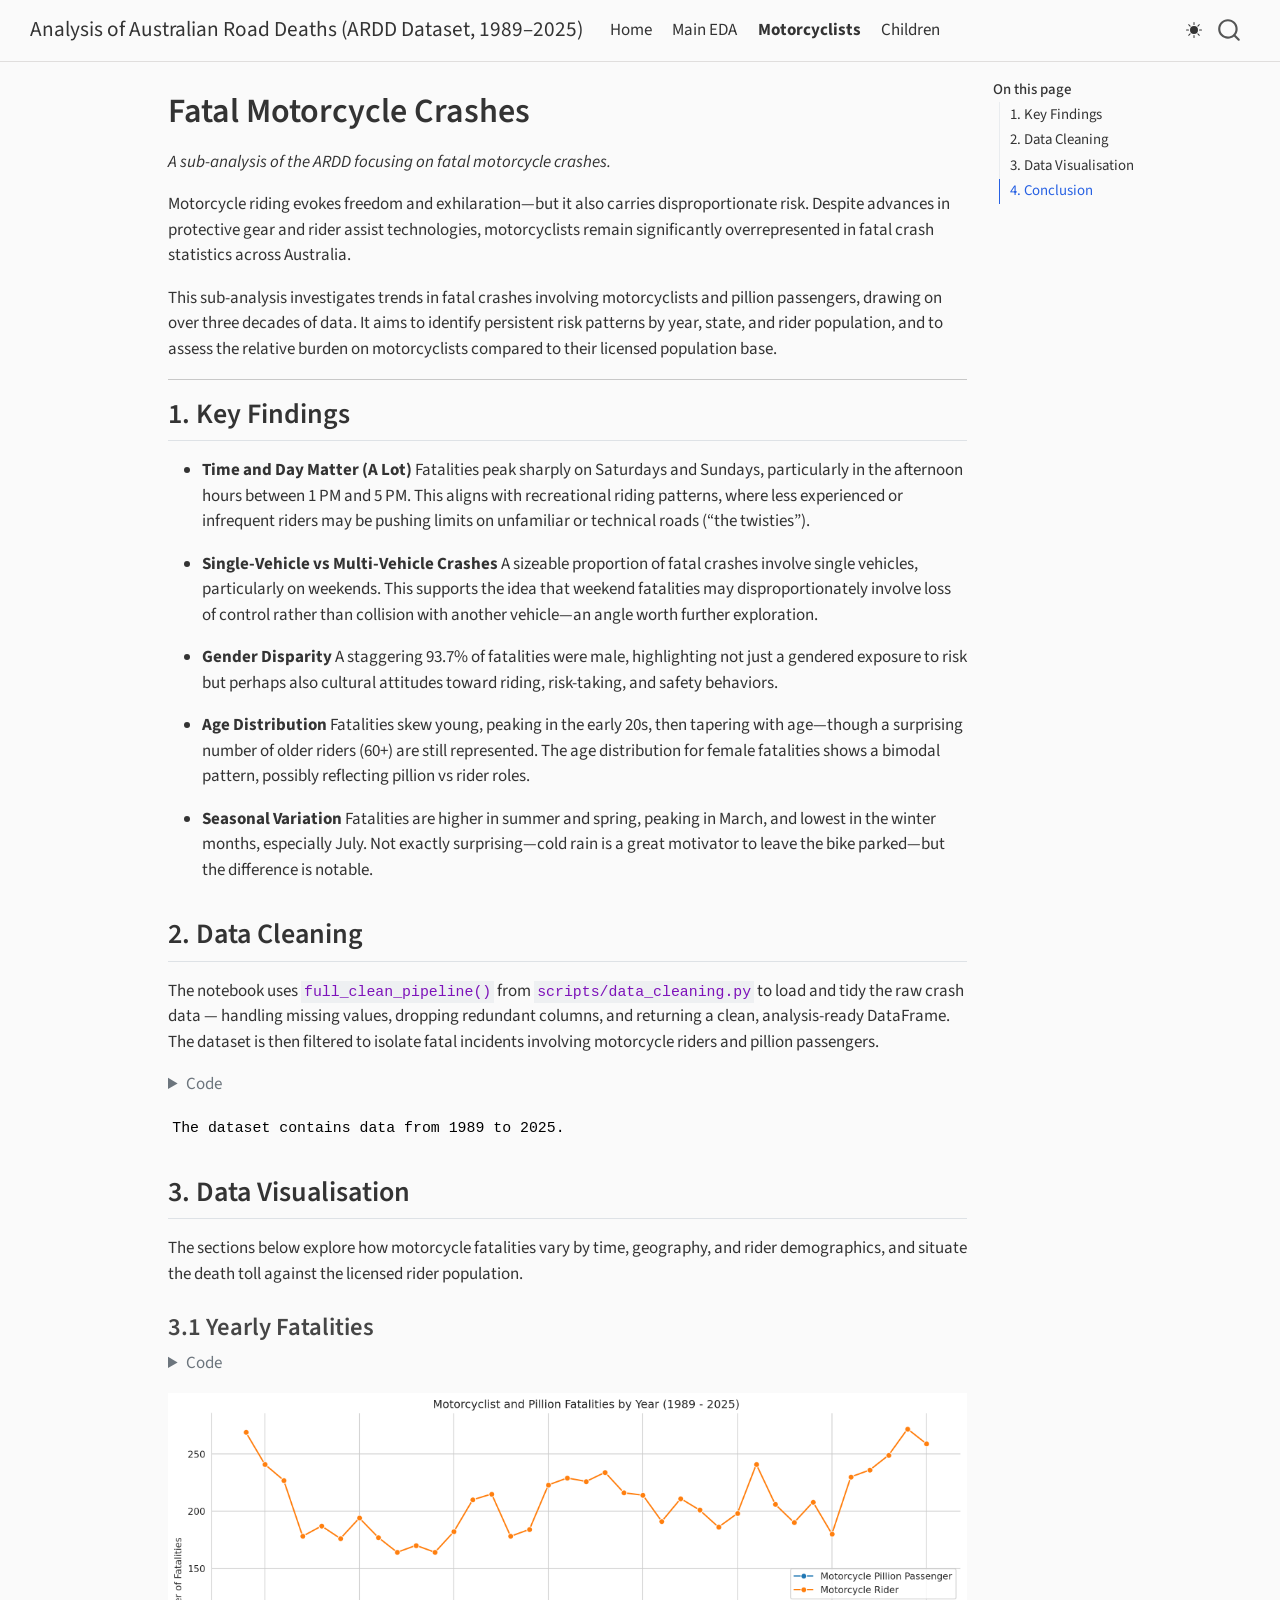
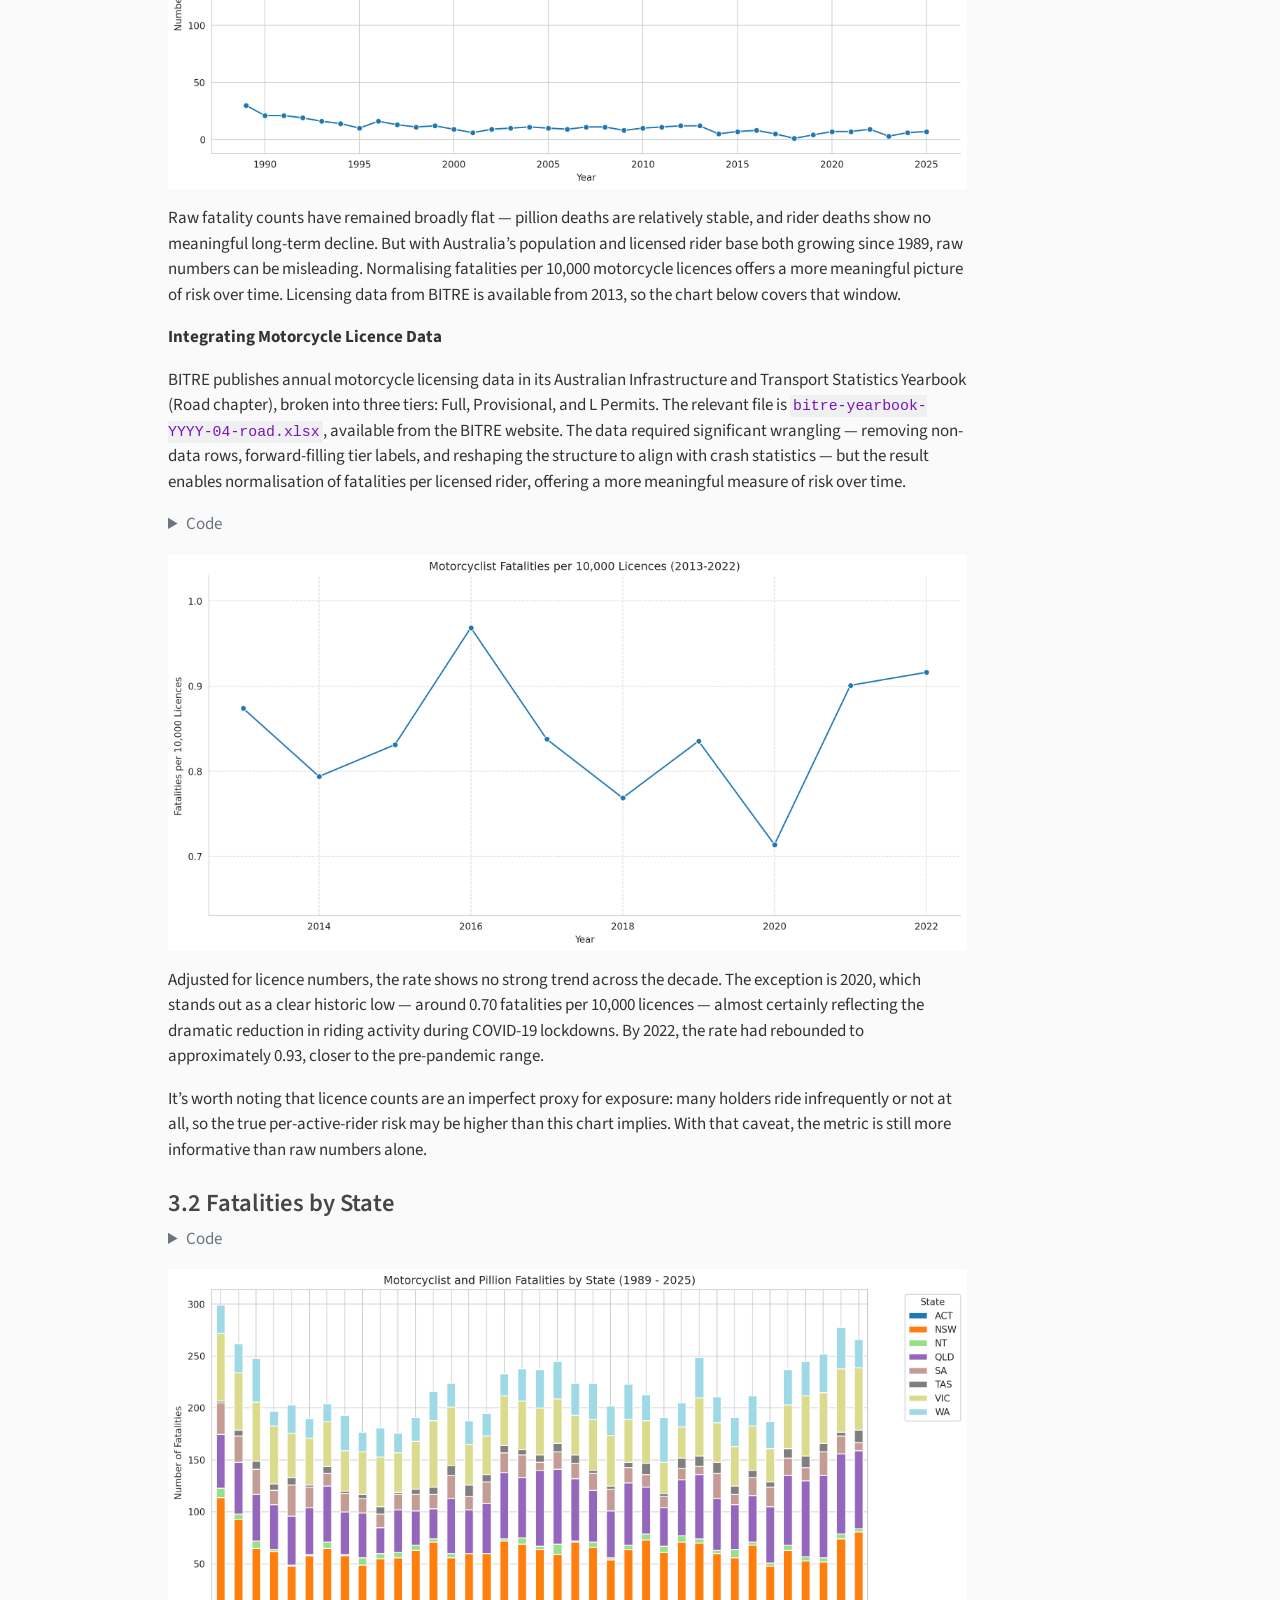
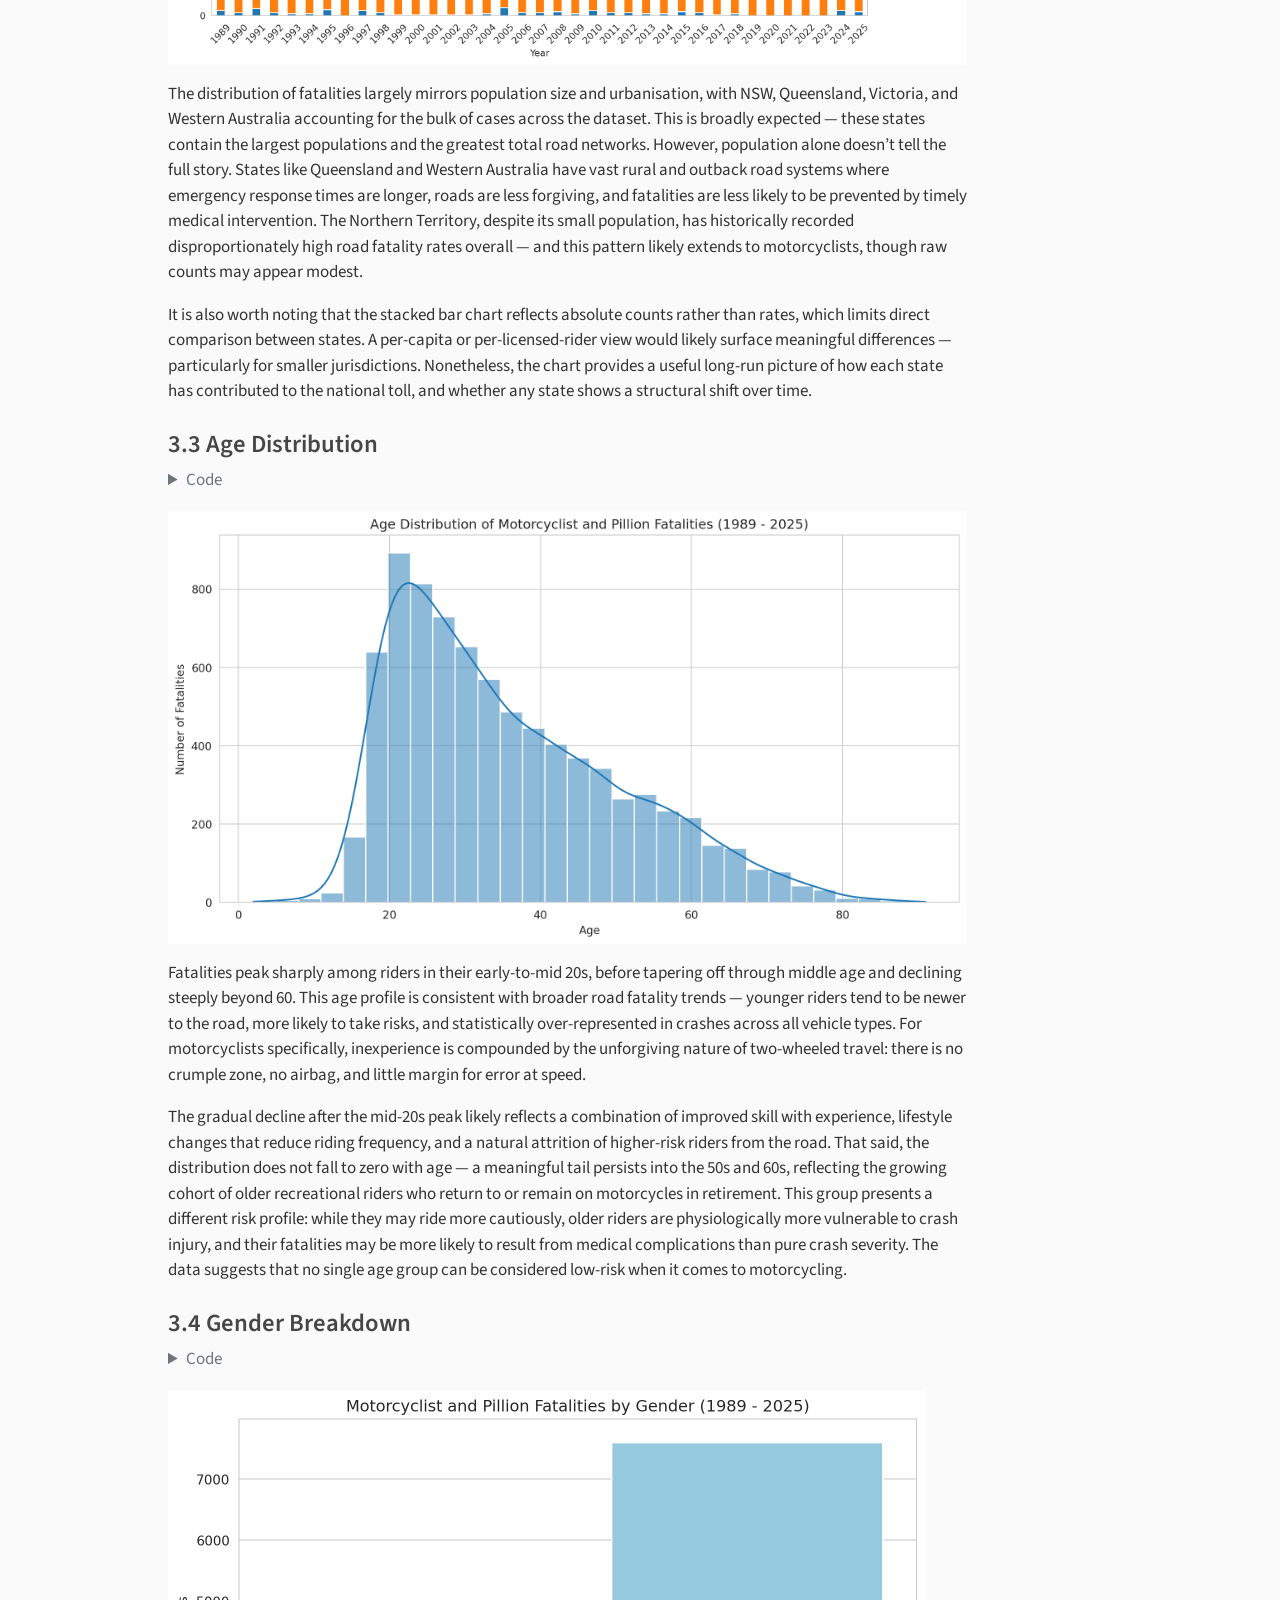
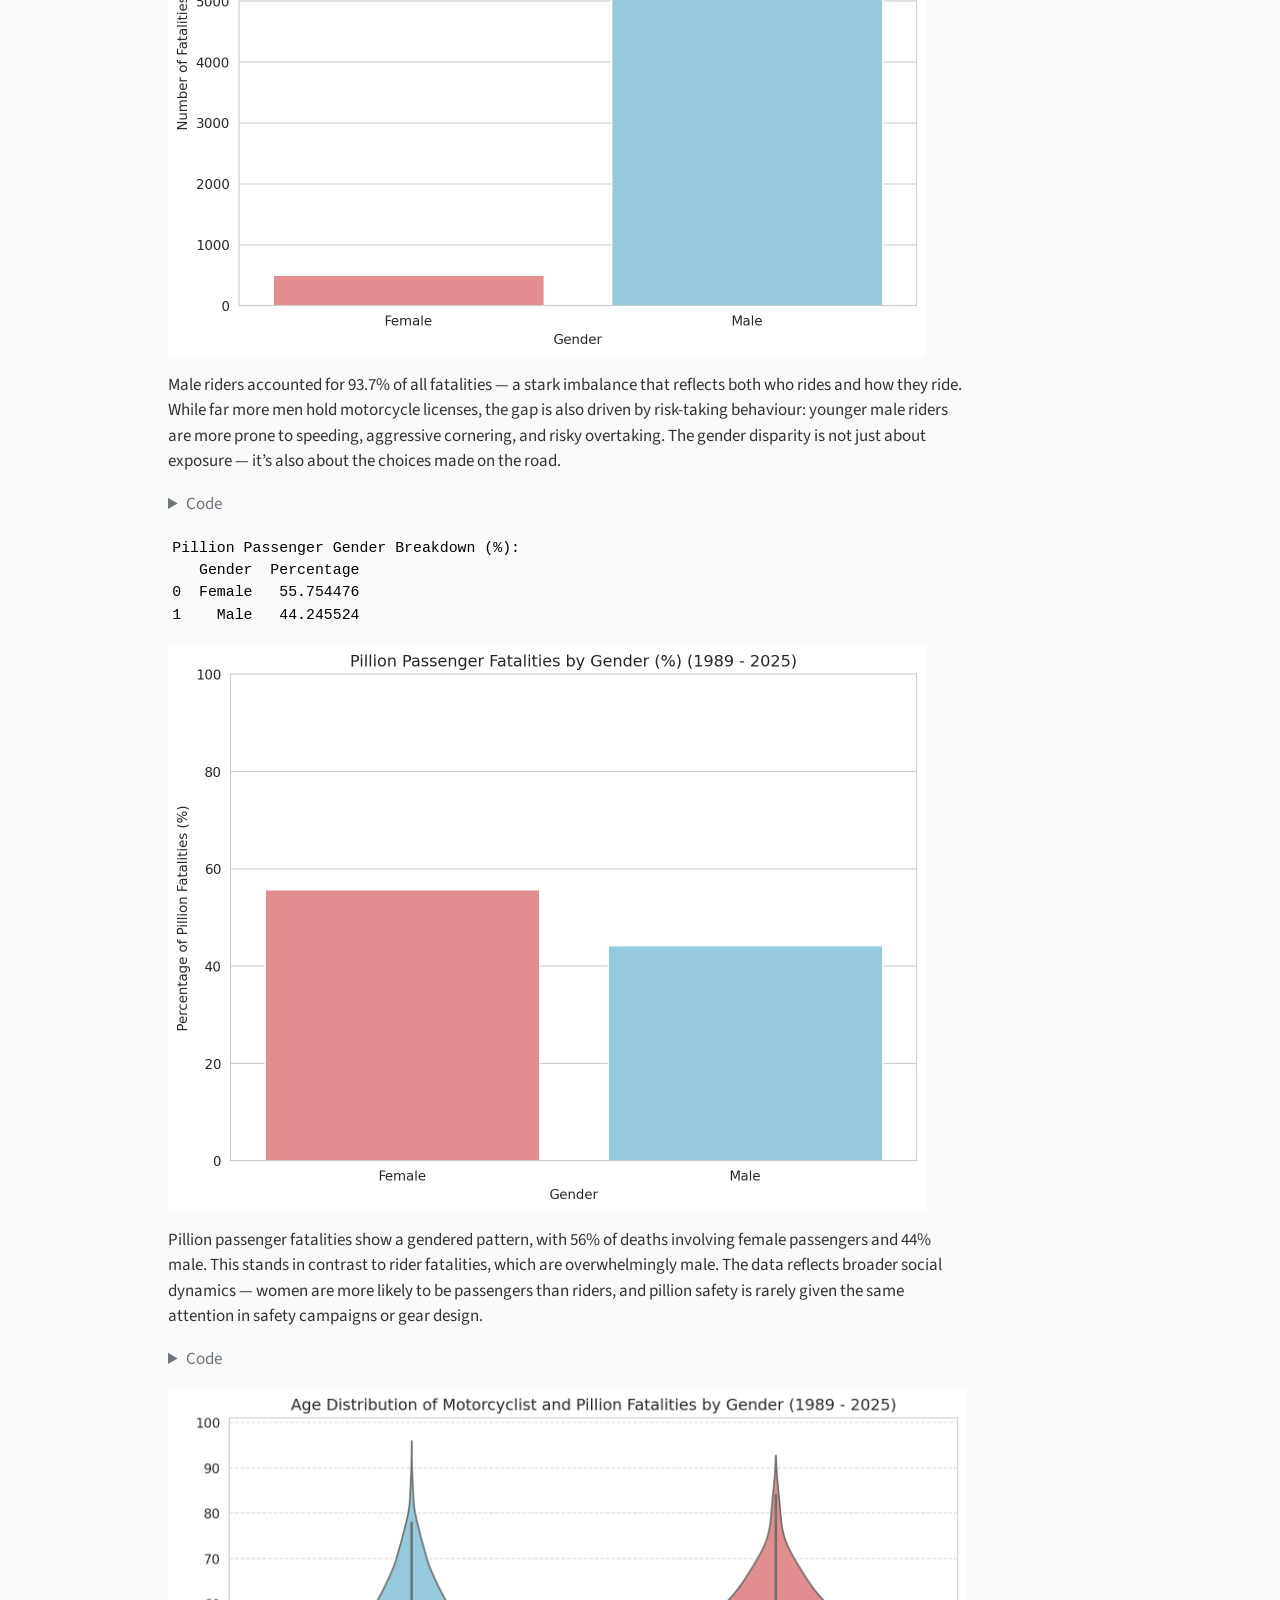
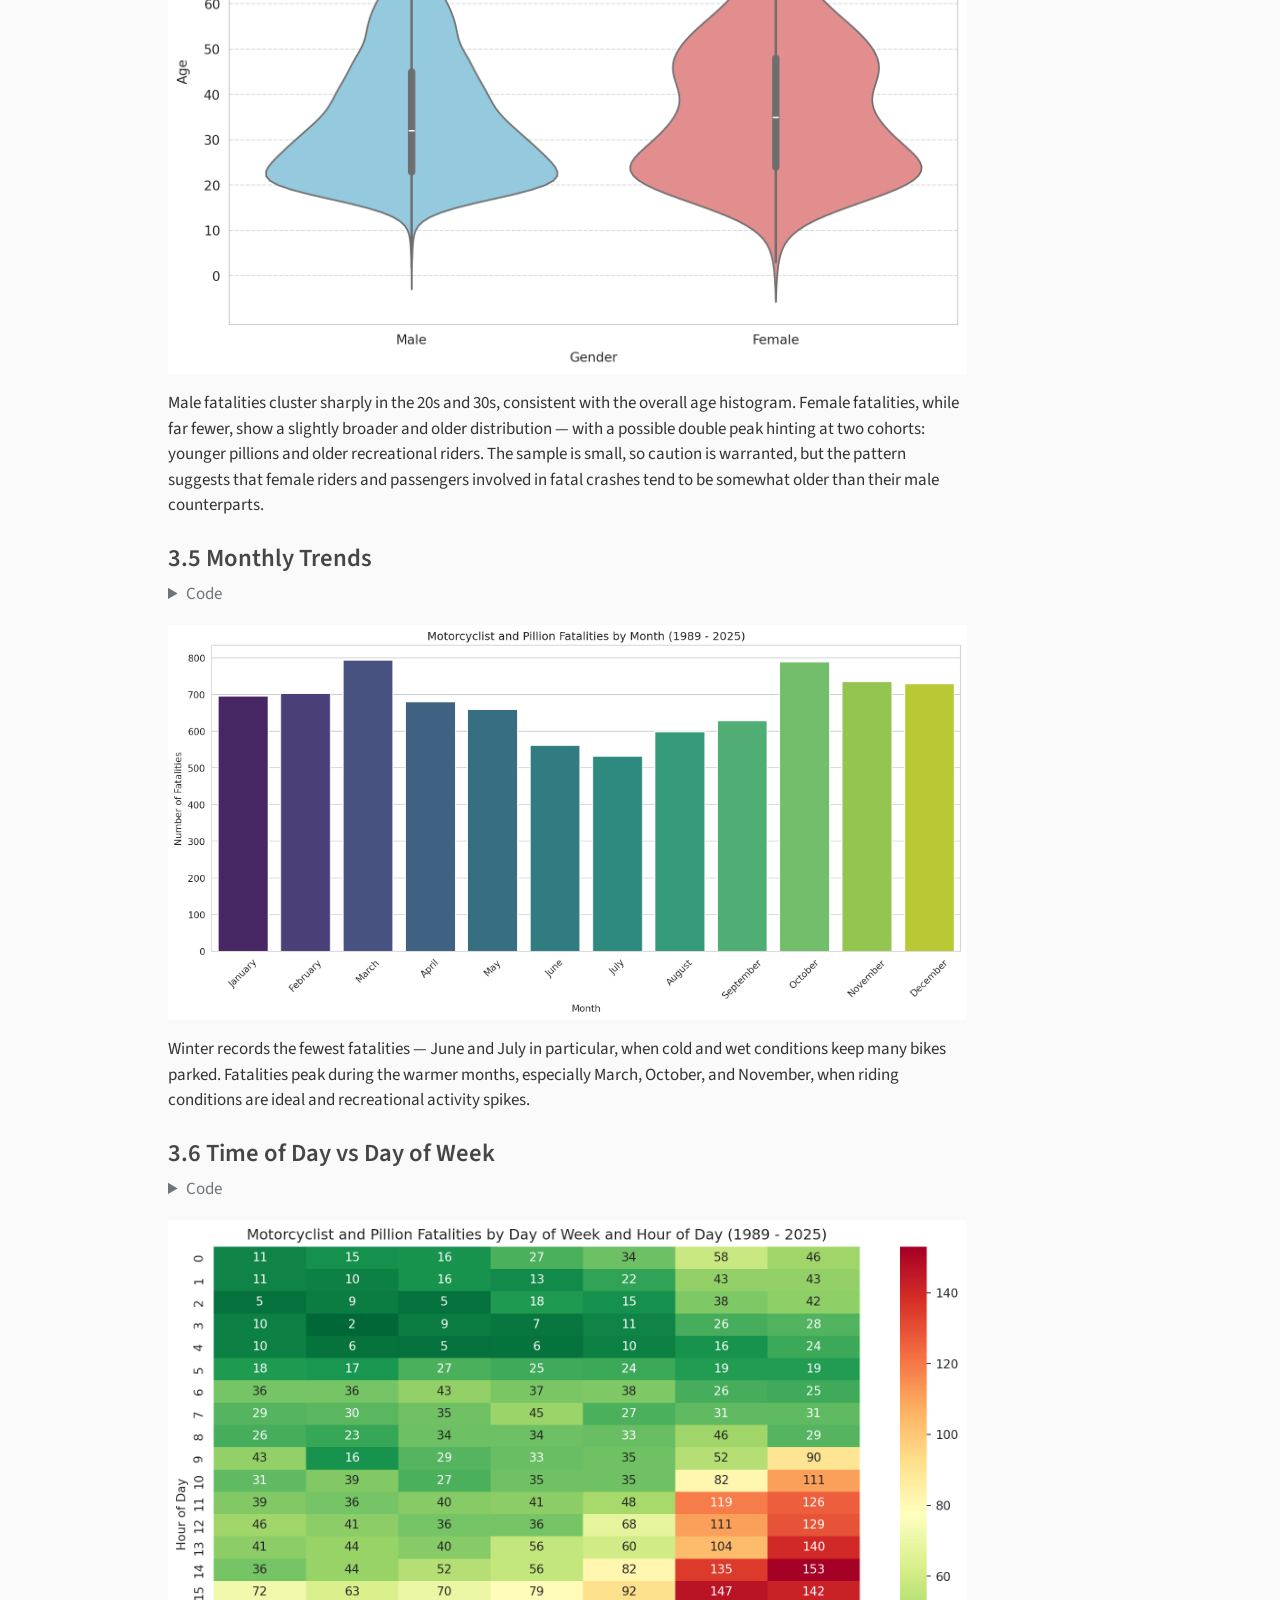
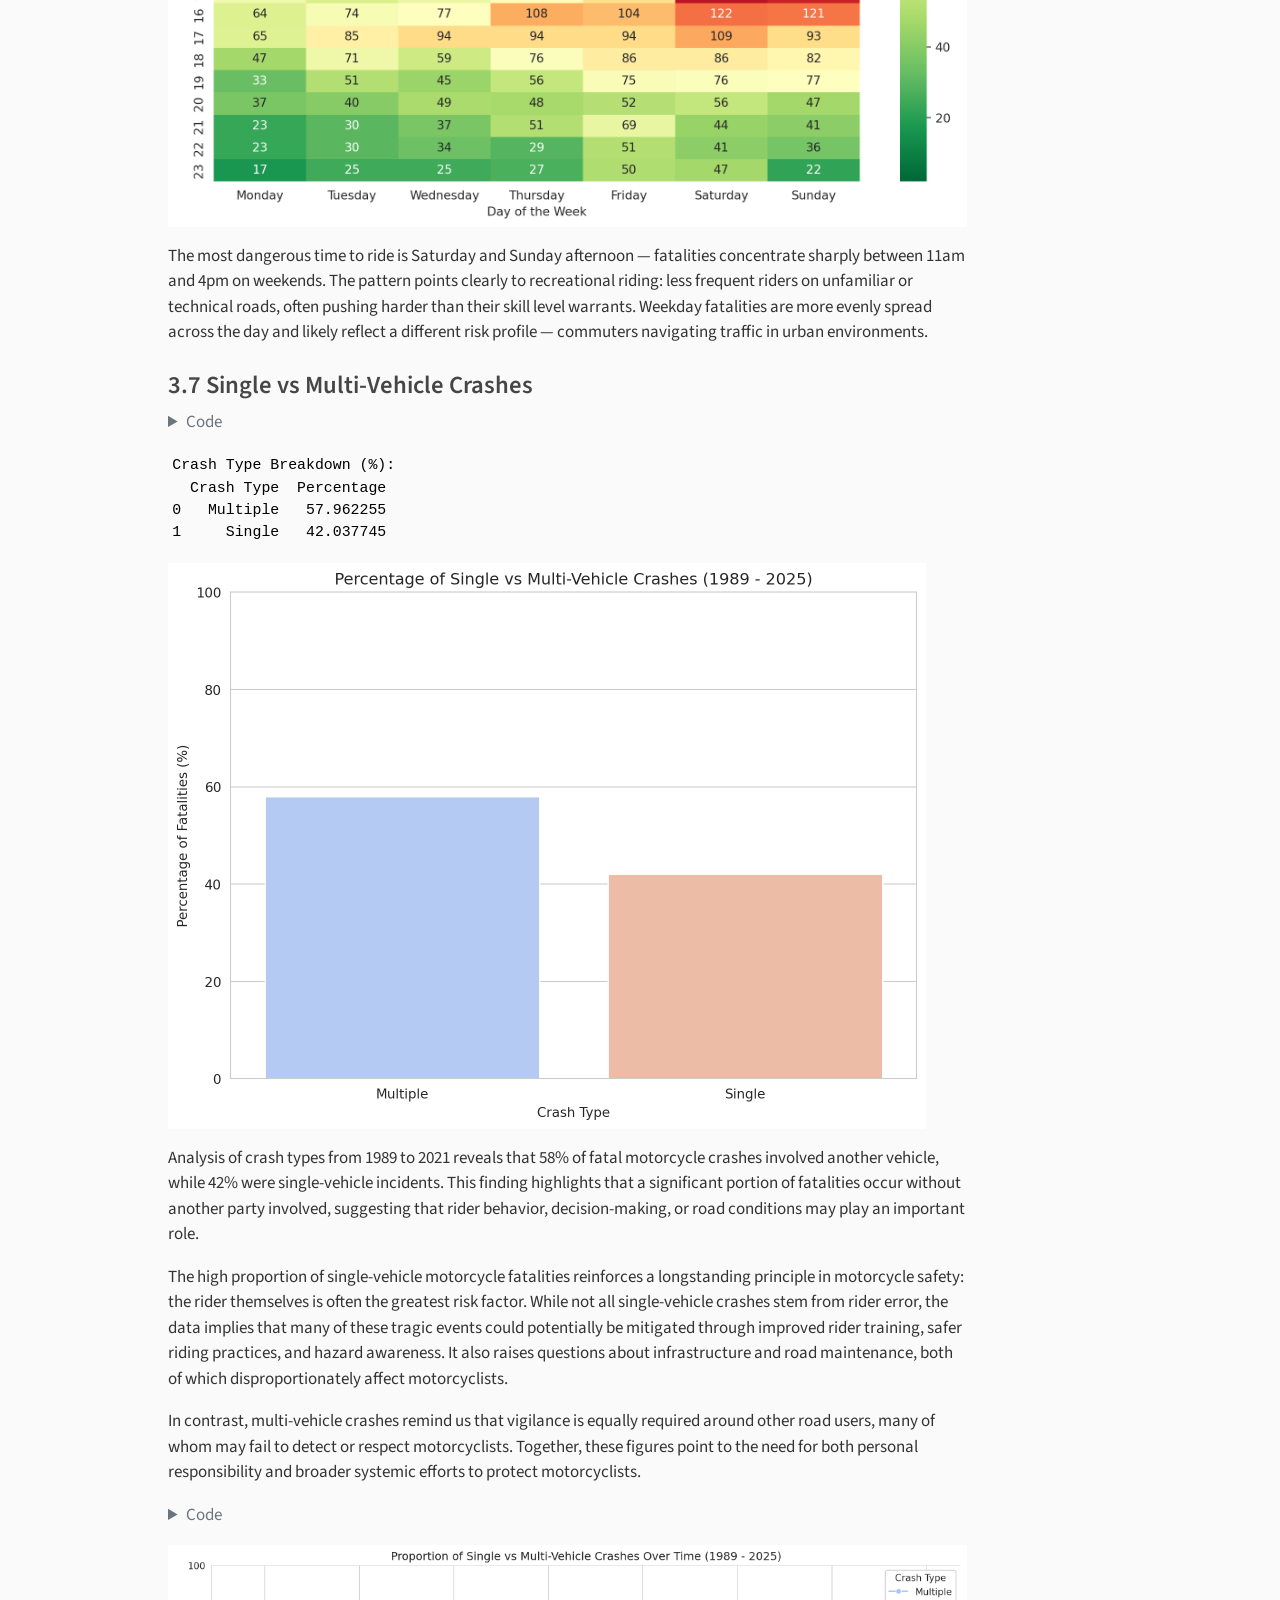
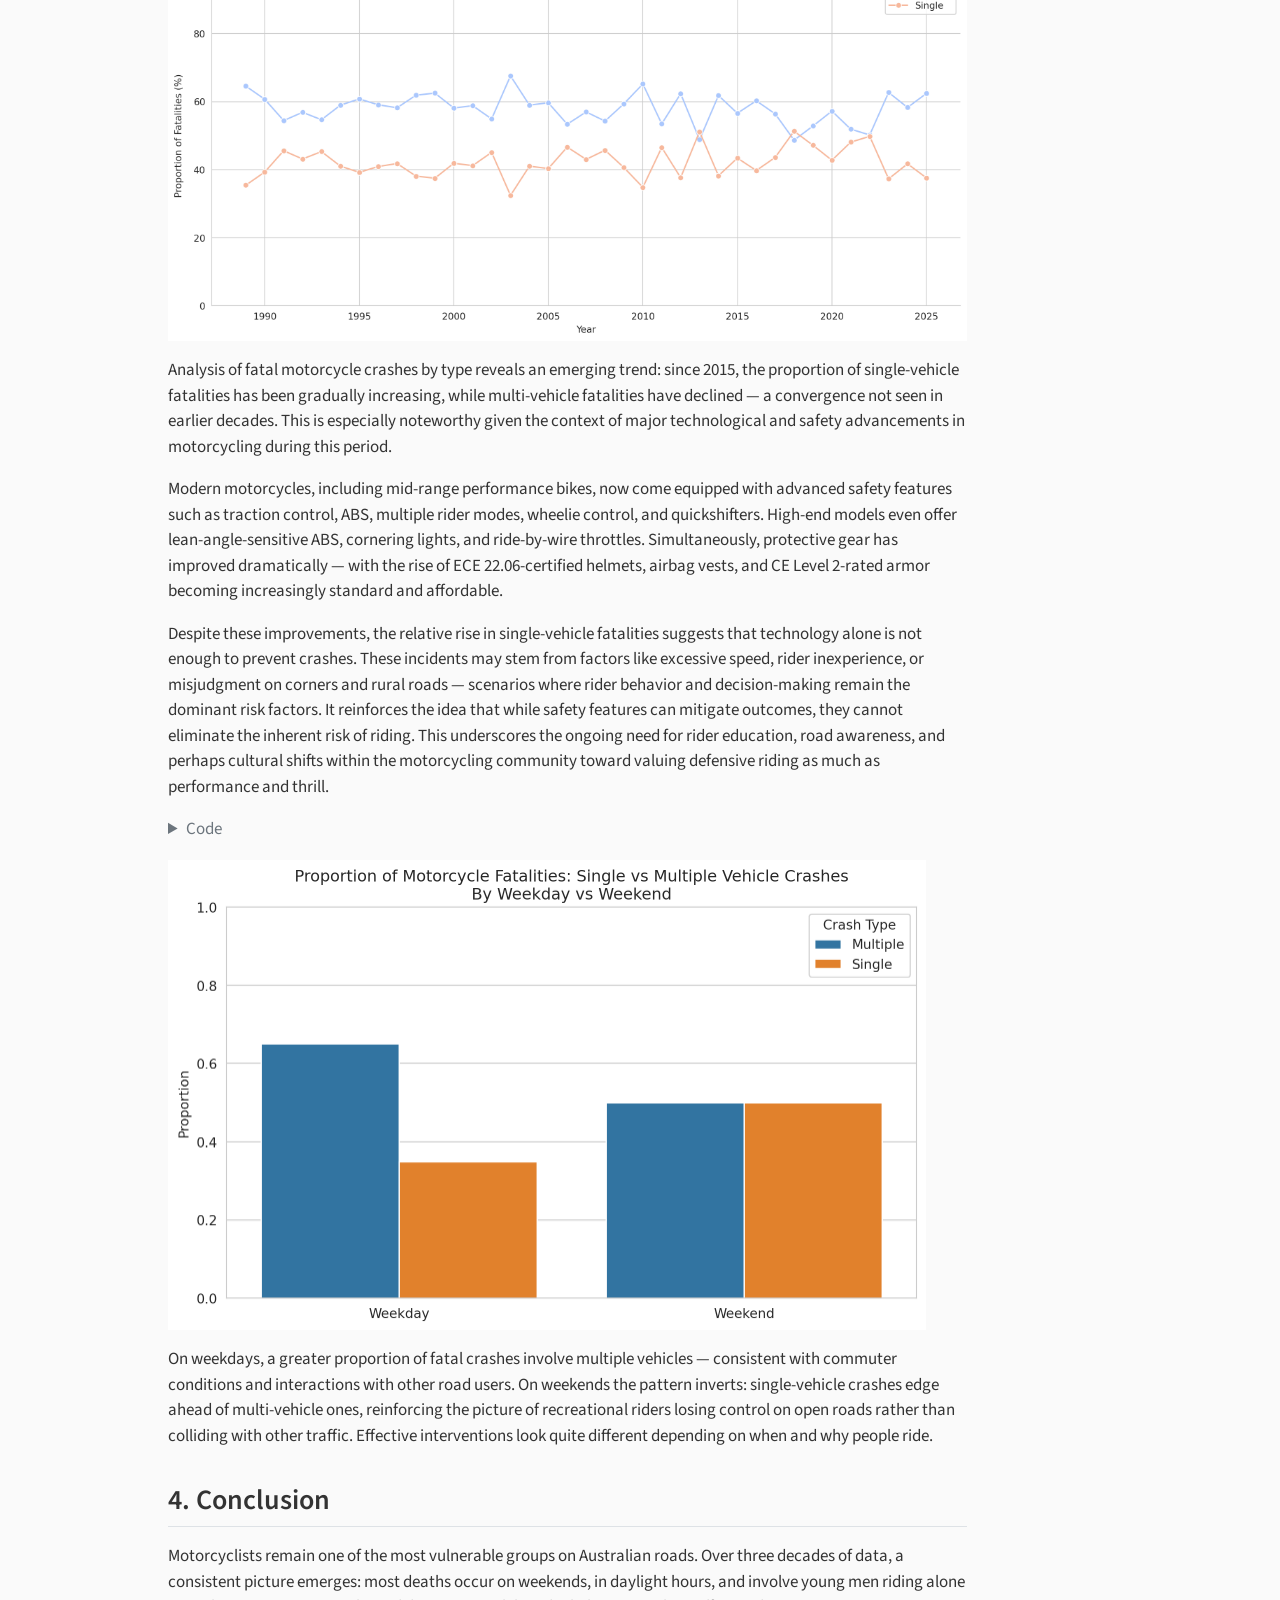
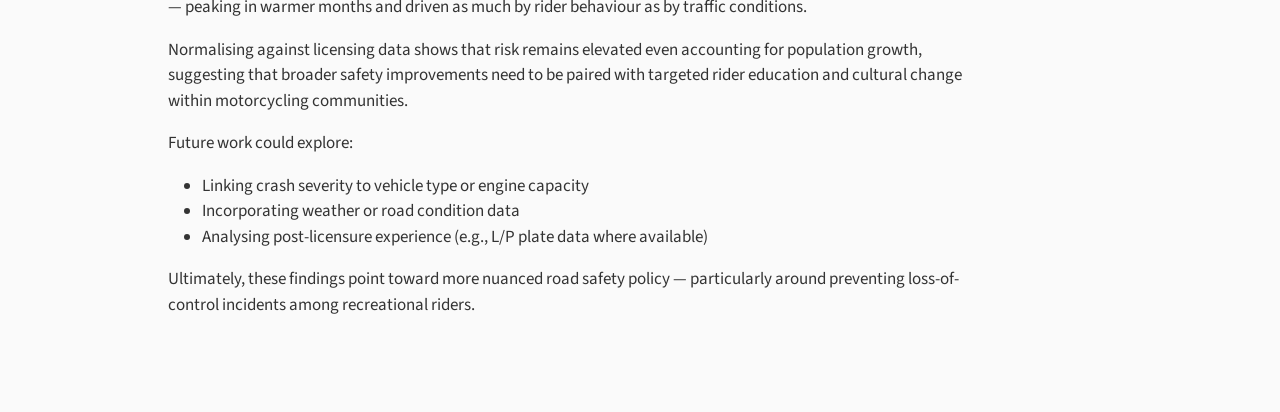
<file: docs/notebooks/2-motorcyclists.html>
<!DOCTYPE html>
<html xmlns="http://www.w3.org/1999/xhtml" lang="en" xml:lang="en"><head>

<meta charset="utf-8">
<meta name="generator" content="quarto-1.8.27">

<meta name="viewport" content="width=device-width, initial-scale=1.0, user-scalable=yes">


<title>Fatal Motorcycle Crashes – Analysis of Australian Road Deaths (ARDD Dataset, 1989–2025)</title>
<style>
code{white-space: pre-wrap;}
span.smallcaps{font-variant: small-caps;}
div.columns{display: flex; gap: min(4vw, 1.5em);}
div.column{flex: auto; overflow-x: auto;}
div.hanging-indent{margin-left: 1.5em; text-indent: -1.5em;}
ul.task-list{list-style: none;}
ul.task-list li input[type="checkbox"] {
  width: 0.8em;
  margin: 0 0.8em 0.2em -1em; /* quarto-specific, see https://github.com/quarto-dev/quarto-cli/issues/4556 */ 
  vertical-align: middle;
}
/* CSS for syntax highlighting */
html { -webkit-text-size-adjust: 100%; }
pre > code.sourceCode { white-space: pre; position: relative; }
pre > code.sourceCode > span { display: inline-block; line-height: 1.25; }
pre > code.sourceCode > span:empty { height: 1.2em; }
.sourceCode { overflow: visible; }
code.sourceCode > span { color: inherit; text-decoration: inherit; }
div.sourceCode { margin: 1em 0; }
pre.sourceCode { margin: 0; }
@media screen {
div.sourceCode { overflow: auto; }
}
@media print {
pre > code.sourceCode { white-space: pre-wrap; }
pre > code.sourceCode > span { text-indent: -5em; padding-left: 5em; }
}
pre.numberSource code
  { counter-reset: source-line 0; }
pre.numberSource code > span
  { position: relative; left: -4em; counter-increment: source-line; }
pre.numberSource code > span > a:first-child::before
  { content: counter(source-line);
    position: relative; left: -1em; text-align: right; vertical-align: baseline;
    border: none; display: inline-block;
    -webkit-touch-callout: none; -webkit-user-select: none;
    -khtml-user-select: none; -moz-user-select: none;
    -ms-user-select: none; user-select: none;
    padding: 0 4px; width: 4em;
  }
pre.numberSource { margin-left: 3em;  padding-left: 4px; }
div.sourceCode
  {   }
@media screen {
pre > code.sourceCode > span > a:first-child::before { text-decoration: underline; }
}
</style>


<script src="../site_libs/quarto-nav/quarto-nav.js"></script>
<script src="../site_libs/quarto-nav/headroom.min.js"></script>
<script src="../site_libs/clipboard/clipboard.min.js"></script>
<script src="../site_libs/quarto-search/autocomplete.umd.js"></script>
<script src="../site_libs/quarto-search/fuse.min.js"></script>
<script src="../site_libs/quarto-search/quarto-search.js"></script>
<meta name="quarto:offset" content="../">
<script src="../site_libs/quarto-html/quarto.js" type="module"></script>
<script src="../site_libs/quarto-html/tabsets/tabsets.js" type="module"></script>
<script src="../site_libs/quarto-html/axe/axe-check.js" type="module"></script>
<script src="../site_libs/quarto-html/popper.min.js"></script>
<script src="../site_libs/quarto-html/tippy.umd.min.js"></script>
<script src="../site_libs/quarto-html/anchor.min.js"></script>
<link href="../site_libs/quarto-html/tippy.css" rel="stylesheet">
<link href="../site_libs/quarto-html/quarto-syntax-highlighting-ed96de9b727972fe78a7b5d16c58bf87.css" rel="stylesheet" class="quarto-color-scheme" id="quarto-text-highlighting-styles">
<link href="../site_libs/quarto-html/quarto-syntax-highlighting-dark-4d9afe2b8d18ee9fa5d0d57b5ed4214d.css" rel="stylesheet" class="quarto-color-scheme quarto-color-alternate" id="quarto-text-highlighting-styles">
<link href="../site_libs/quarto-html/quarto-syntax-highlighting-ed96de9b727972fe78a7b5d16c58bf87.css" rel="stylesheet" class="quarto-color-scheme-extra" id="quarto-text-highlighting-styles">
<script src="../site_libs/bootstrap/bootstrap.min.js"></script>
<link href="../site_libs/bootstrap/bootstrap-icons.css" rel="stylesheet">
<link href="../site_libs/bootstrap/bootstrap-92e2f1a45e1abd4c2b7bc21fdb73716e.min.css" rel="stylesheet" append-hash="true" class="quarto-color-scheme" id="quarto-bootstrap" data-mode="light">
<link href="../site_libs/bootstrap/bootstrap-dark-4aa9b6c7d7f2bd63c1c0cc01c98845c8.min.css" rel="stylesheet" append-hash="true" class="quarto-color-scheme quarto-color-alternate" id="quarto-bootstrap" data-mode="dark">
<link href="../site_libs/bootstrap/bootstrap-92e2f1a45e1abd4c2b7bc21fdb73716e.min.css" rel="stylesheet" append-hash="true" class="quarto-color-scheme-extra" id="quarto-bootstrap" data-mode="light">
<script id="quarto-search-options" type="application/json">{
  "location": "navbar",
  "copy-button": false,
  "collapse-after": 3,
  "panel-placement": "end",
  "type": "overlay",
  "limit": 50,
  "keyboard-shortcut": [
    "f",
    "/",
    "s"
  ],
  "show-item-context": false,
  "language": {
    "search-no-results-text": "No results",
    "search-matching-documents-text": "matching documents",
    "search-copy-link-title": "Copy link to search",
    "search-hide-matches-text": "Hide additional matches",
    "search-more-match-text": "more match in this document",
    "search-more-matches-text": "more matches in this document",
    "search-clear-button-title": "Clear",
    "search-text-placeholder": "",
    "search-detached-cancel-button-title": "Cancel",
    "search-submit-button-title": "Submit",
    "search-label": "Search"
  }
}</script>


</head>

<body class="nav-fixed quarto-light"><script id="quarto-html-before-body" type="application/javascript">
    const toggleBodyColorMode = (bsSheetEl) => {
      const mode = bsSheetEl.getAttribute("data-mode");
      const bodyEl = window.document.querySelector("body");
      if (mode === "dark") {
        bodyEl.classList.add("quarto-dark");
        bodyEl.classList.remove("quarto-light");
      } else {
        bodyEl.classList.add("quarto-light");
        bodyEl.classList.remove("quarto-dark");
      }
    }
    const toggleBodyColorPrimary = () => {
      const bsSheetEl = window.document.querySelector("link#quarto-bootstrap:not([rel=disabled-stylesheet])");
      if (bsSheetEl) {
        toggleBodyColorMode(bsSheetEl);
      }
    }
    const setColorSchemeToggle = (alternate) => {
      const toggles = window.document.querySelectorAll('.quarto-color-scheme-toggle');
      for (let i=0; i < toggles.length; i++) {
        const toggle = toggles[i];
        if (toggle) {
          if (alternate) {
            toggle.classList.add("alternate");
          } else {
            toggle.classList.remove("alternate");
          }
        }
      }
    };
    const toggleColorMode = (alternate) => {
      // Switch the stylesheets
      const primaryStylesheets = window.document.querySelectorAll('link.quarto-color-scheme:not(.quarto-color-alternate)');
      const alternateStylesheets = window.document.querySelectorAll('link.quarto-color-scheme.quarto-color-alternate');
      manageTransitions('#quarto-margin-sidebar .nav-link', false);
      if (alternate) {
        // note: dark is layered on light, we don't disable primary!
        enableStylesheet(alternateStylesheets);
        for (const sheetNode of alternateStylesheets) {
          if (sheetNode.id === "quarto-bootstrap") {
            toggleBodyColorMode(sheetNode);
          }
        }
      } else {
        disableStylesheet(alternateStylesheets);
        enableStylesheet(primaryStylesheets)
        toggleBodyColorPrimary();
      }
      manageTransitions('#quarto-margin-sidebar .nav-link', true);
      // Switch the toggles
      setColorSchemeToggle(alternate)
      // Hack to workaround the fact that safari doesn't
      // properly recolor the scrollbar when toggling (#1455)
      if (navigator.userAgent.indexOf('Safari') > 0 && navigator.userAgent.indexOf('Chrome') == -1) {
        manageTransitions("body", false);
        window.scrollTo(0, 1);
        setTimeout(() => {
          window.scrollTo(0, 0);
          manageTransitions("body", true);
        }, 40);
      }
    }
    const disableStylesheet = (stylesheets) => {
      for (let i=0; i < stylesheets.length; i++) {
        const stylesheet = stylesheets[i];
        stylesheet.rel = 'disabled-stylesheet';
      }
    }
    const enableStylesheet = (stylesheets) => {
      for (let i=0; i < stylesheets.length; i++) {
        const stylesheet = stylesheets[i];
        if(stylesheet.rel !== 'stylesheet') { // for Chrome, which will still FOUC without this check
          stylesheet.rel = 'stylesheet';
        }
      }
    }
    const manageTransitions = (selector, allowTransitions) => {
      const els = window.document.querySelectorAll(selector);
      for (let i=0; i < els.length; i++) {
        const el = els[i];
        if (allowTransitions) {
          el.classList.remove('notransition');
        } else {
          el.classList.add('notransition');
        }
      }
    }
    const isFileUrl = () => {
      return window.location.protocol === 'file:';
    }
    const hasAlternateSentinel = () => {
      let styleSentinel = getColorSchemeSentinel();
      if (styleSentinel !== null) {
        return styleSentinel === "alternate";
      } else {
        return false;
      }
    }
    const setStyleSentinel = (alternate) => {
      const value = alternate ? "alternate" : "default";
      if (!isFileUrl()) {
        window.localStorage.setItem("quarto-color-scheme", value);
      } else {
        localAlternateSentinel = value;
      }
    }
    const getColorSchemeSentinel = () => {
      if (!isFileUrl()) {
        const storageValue = window.localStorage.getItem("quarto-color-scheme");
        return storageValue != null ? storageValue : localAlternateSentinel;
      } else {
        return localAlternateSentinel;
      }
    }
    const toggleGiscusIfUsed = (isAlternate, darkModeDefault) => {
      const baseTheme = document.querySelector('#giscus-base-theme')?.value ?? 'light';
      const alternateTheme = document.querySelector('#giscus-alt-theme')?.value ?? 'dark';
      let newTheme = '';
      if(authorPrefersDark) {
        newTheme = isAlternate ? baseTheme : alternateTheme;
      } else {
        newTheme = isAlternate ? alternateTheme : baseTheme;
      }
      const changeGiscusTheme = () => {
        // From: https://github.com/giscus/giscus/issues/336
        const sendMessage = (message) => {
          const iframe = document.querySelector('iframe.giscus-frame');
          if (!iframe) return;
          iframe.contentWindow.postMessage({ giscus: message }, 'https://giscus.app');
        }
        sendMessage({
          setConfig: {
            theme: newTheme
          }
        });
      }
      const isGiscussLoaded = window.document.querySelector('iframe.giscus-frame') !== null;
      if (isGiscussLoaded) {
        changeGiscusTheme();
      }
    };
    const authorPrefersDark = false;
    const darkModeDefault = authorPrefersDark;
      document.querySelector('link#quarto-text-highlighting-styles.quarto-color-scheme-extra').rel = 'disabled-stylesheet';
      document.querySelector('link#quarto-bootstrap.quarto-color-scheme-extra').rel = 'disabled-stylesheet';
    let localAlternateSentinel = darkModeDefault ? 'alternate' : 'default';
    // Dark / light mode switch
    window.quartoToggleColorScheme = () => {
      // Read the current dark / light value
      let toAlternate = !hasAlternateSentinel();
      toggleColorMode(toAlternate);
      setStyleSentinel(toAlternate);
      toggleGiscusIfUsed(toAlternate, darkModeDefault);
      window.dispatchEvent(new Event('resize'));
    };
    // Switch to dark mode if need be
    if (hasAlternateSentinel()) {
      toggleColorMode(true);
    } else {
      toggleColorMode(false);
    }
  </script>

<div id="quarto-search-results"></div>
  <header id="quarto-header" class="headroom fixed-top">
    <nav class="navbar navbar-expand-lg " data-bs-theme="dark">
      <div class="navbar-container container-fluid">
      <div class="navbar-brand-container mx-auto">
    <a class="navbar-brand" href="../index.html">
    <span class="navbar-title">Analysis of Australian Road Deaths (ARDD Dataset, 1989–2025)</span>
    </a>
  </div>
            <div id="quarto-search" class="" title="Search"></div>
          <button class="navbar-toggler" type="button" data-bs-toggle="collapse" data-bs-target="#navbarCollapse" aria-controls="navbarCollapse" role="menu" aria-expanded="false" aria-label="Toggle navigation" onclick="if (window.quartoToggleHeadroom) { window.quartoToggleHeadroom(); }">
  <span class="navbar-toggler-icon"></span>
</button>
          <div class="collapse navbar-collapse" id="navbarCollapse">
            <ul class="navbar-nav navbar-nav-scroll me-auto">
  <li class="nav-item">
    <a class="nav-link" href="../index.html"> 
<span class="menu-text">Home</span></a>
  </li>  
  <li class="nav-item">
    <a class="nav-link" href="../notebooks/0-eda-australian-road-fatalities.html"> 
<span class="menu-text">Main EDA</span></a>
  </li>  
  <li class="nav-item">
    <a class="nav-link active" href="../notebooks/2-motorcyclists.html" aria-current="page"> 
<span class="menu-text">Motorcyclists</span></a>
  </li>  
  <li class="nav-item">
    <a class="nav-link" href="../notebooks/1-vulnerable-road-users.html"> 
<span class="menu-text">Children</span></a>
  </li>  
</ul>
          </div> <!-- /navcollapse -->
            <div class="quarto-navbar-tools">
  <a href="" class="quarto-color-scheme-toggle quarto-navigation-tool  px-1" onclick="window.quartoToggleColorScheme(); return false;" title="Toggle dark mode"><i class="bi"></i></a>
</div>
      </div> <!-- /container-fluid -->
    </nav>
</header>
<!-- content -->
<div id="quarto-content" class="quarto-container page-columns page-rows-contents page-layout-article page-navbar">
<!-- sidebar -->
<!-- margin-sidebar -->
    <div id="quarto-margin-sidebar" class="sidebar margin-sidebar">
        <nav id="TOC" role="doc-toc" class="toc-active">
    <h2 id="toc-title">On this page</h2>
   
  <ul>
  <li><a href="#key-findings" id="toc-key-findings" class="nav-link active" data-scroll-target="#key-findings">1. Key Findings</a></li>
  <li><a href="#data-cleaning" id="toc-data-cleaning" class="nav-link" data-scroll-target="#data-cleaning">2. Data Cleaning</a></li>
  <li><a href="#data-visualisation" id="toc-data-visualisation" class="nav-link" data-scroll-target="#data-visualisation">3. Data Visualisation</a>
  <ul class="collapse">
  <li><a href="#yearly-fatalities" id="toc-yearly-fatalities" class="nav-link" data-scroll-target="#yearly-fatalities">3.1 Yearly Fatalities</a></li>
  <li><a href="#fatalities-by-state" id="toc-fatalities-by-state" class="nav-link" data-scroll-target="#fatalities-by-state">3.2 Fatalities by State</a></li>
  <li><a href="#age-distribution" id="toc-age-distribution" class="nav-link" data-scroll-target="#age-distribution">3.3 Age Distribution</a></li>
  <li><a href="#gender-breakdown" id="toc-gender-breakdown" class="nav-link" data-scroll-target="#gender-breakdown">3.4 Gender Breakdown</a></li>
  <li><a href="#monthly-trends" id="toc-monthly-trends" class="nav-link" data-scroll-target="#monthly-trends">3.5 Monthly Trends</a></li>
  <li><a href="#time-of-day-vs-day-of-week" id="toc-time-of-day-vs-day-of-week" class="nav-link" data-scroll-target="#time-of-day-vs-day-of-week">3.6 Time of Day vs Day of Week</a></li>
  <li><a href="#single-vs-multi-vehicle-crashes" id="toc-single-vs-multi-vehicle-crashes" class="nav-link" data-scroll-target="#single-vs-multi-vehicle-crashes">3.7 Single vs Multi-Vehicle Crashes</a></li>
  </ul></li>
  <li><a href="#conclusion" id="toc-conclusion" class="nav-link" data-scroll-target="#conclusion">4. Conclusion</a></li>
  </ul>
</nav>
    </div>
<!-- main -->
<main class="content" id="quarto-document-content">


<header id="title-block-header" class="quarto-title-block default">
<div class="quarto-title">
<h1 class="title">Fatal Motorcycle Crashes</h1>
</div>



<div class="quarto-title-meta">

    
  
    
  </div>
  


</header>


<p><em>A sub-analysis of the ARDD focusing on fatal motorcycle crashes.</em></p>
<p>Motorcycle riding evokes freedom and exhilaration—but it also carries disproportionate risk. Despite advances in protective gear and rider assist technologies, motorcyclists remain significantly overrepresented in fatal crash statistics across Australia.</p>
<p>This sub-analysis investigates trends in fatal crashes involving motorcyclists and pillion passengers, drawing on over three decades of data. It aims to identify persistent risk patterns by year, state, and rider population, and to assess the relative burden on motorcyclists compared to their licensed population base.</p>
<hr>
<section id="key-findings" class="level2">
<h2 class="anchored" data-anchor-id="key-findings">1. Key Findings</h2>
<ul>
<li><p><strong>Time and Day Matter (A Lot)</strong> Fatalities peak sharply on Saturdays and Sundays, particularly in the afternoon hours between 1 PM and 5 PM. This aligns with recreational riding patterns, where less experienced or infrequent riders may be pushing limits on unfamiliar or technical roads (“the twisties”).</p></li>
<li><p><strong>Single-Vehicle vs Multi-Vehicle Crashes</strong> A sizeable proportion of fatal crashes involve single vehicles, particularly on weekends. This supports the idea that weekend fatalities may disproportionately involve loss of control rather than collision with another vehicle—an angle worth further exploration.</p></li>
<li><p><strong>Gender Disparity</strong> A staggering 93.7% of fatalities were male, highlighting not just a gendered exposure to risk but perhaps also cultural attitudes toward riding, risk-taking, and safety behaviors.</p></li>
<li><p><strong>Age Distribution</strong> Fatalities skew young, peaking in the early 20s, then tapering with age—though a surprising number of older riders (60+) are still represented. The age distribution for female fatalities shows a bimodal pattern, possibly reflecting pillion vs rider roles.</p></li>
<li><p><strong>Seasonal Variation</strong> Fatalities are higher in summer and spring, peaking in March, and lowest in the winter months, especially July. Not exactly surprising—cold rain is a great motivator to leave the bike parked—but the difference is notable.</p></li>
</ul>
</section>
<section id="data-cleaning" class="level2">
<h2 class="anchored" data-anchor-id="data-cleaning">2. Data Cleaning</h2>
<p>The notebook uses <code>full_clean_pipeline()</code> from <code>scripts/data_cleaning.py</code> to load and tidy the raw crash data — handling missing values, dropping redundant columns, and returning a clean, analysis-ready DataFrame. The dataset is then filtered to isolate fatal incidents involving motorcycle riders and pillion passengers.</p>
<div id="30b297af" class="cell" data-execution_count="1">
<details class="code-fold">
<summary>Code</summary>
<div class="code-copy-outer-scaffold"><div class="sourceCode cell-code" id="cb1"><pre class="sourceCode python code-with-copy"><code class="sourceCode python"><span id="cb1-1"><a href="#cb1-1" aria-hidden="true" tabindex="-1"></a><span class="co">"""</span></span>
<span id="cb1-2"><a href="#cb1-2" aria-hidden="true" tabindex="-1"></a><span class="co">This notebook is fully self-contained and does not depend on the main EDA notebook.</span></span>
<span id="cb1-3"><a href="#cb1-3" aria-hidden="true" tabindex="-1"></a></span>
<span id="cb1-4"><a href="#cb1-4" aria-hidden="true" tabindex="-1"></a><span class="co">The dataset is loaded and cleaned using `full_clean_pipeline()` from `scripts/data_cleaning.py`, which:</span></span>
<span id="cb1-5"><a href="#cb1-5" aria-hidden="true" tabindex="-1"></a><span class="co">- Loads raw data from /data/Crash_Data.csv</span></span>
<span id="cb1-6"><a href="#cb1-6" aria-hidden="true" tabindex="-1"></a><span class="co">- Cleans missing values and harmonizes variables</span></span>
<span id="cb1-7"><a href="#cb1-7" aria-hidden="true" tabindex="-1"></a><span class="co">- Drops incomplete or irrelevant columns</span></span>
<span id="cb1-8"><a href="#cb1-8" aria-hidden="true" tabindex="-1"></a><span class="co">- Returns a tidy, ready-to-analyze DataFrame</span></span>
<span id="cb1-9"><a href="#cb1-9" aria-hidden="true" tabindex="-1"></a><span class="co">"""</span></span>
<span id="cb1-10"><a href="#cb1-10" aria-hidden="true" tabindex="-1"></a></span>
<span id="cb1-11"><a href="#cb1-11" aria-hidden="true" tabindex="-1"></a><span class="co"># Set the directory for the script</span></span>
<span id="cb1-12"><a href="#cb1-12" aria-hidden="true" tabindex="-1"></a><span class="im">import</span> sys</span>
<span id="cb1-13"><a href="#cb1-13" aria-hidden="true" tabindex="-1"></a>sys.path.append(<span class="st">"../scripts"</span>) </span>
<span id="cb1-14"><a href="#cb1-14" aria-hidden="true" tabindex="-1"></a></span>
<span id="cb1-15"><a href="#cb1-15" aria-hidden="true" tabindex="-1"></a><span class="co"># Importing necessary libraries</span></span>
<span id="cb1-16"><a href="#cb1-16" aria-hidden="true" tabindex="-1"></a></span>
<span id="cb1-17"><a href="#cb1-17" aria-hidden="true" tabindex="-1"></a><span class="im">import</span> pandas <span class="im">as</span> pd </span>
<span id="cb1-18"><a href="#cb1-18" aria-hidden="true" tabindex="-1"></a><span class="im">import</span> numpy <span class="im">as</span> np</span>
<span id="cb1-19"><a href="#cb1-19" aria-hidden="true" tabindex="-1"></a><span class="im">import</span> matplotlib.pyplot <span class="im">as</span> plt</span>
<span id="cb1-20"><a href="#cb1-20" aria-hidden="true" tabindex="-1"></a><span class="im">import</span> seaborn <span class="im">as</span> sns</span>
<span id="cb1-21"><a href="#cb1-21" aria-hidden="true" tabindex="-1"></a><span class="im">from</span> IPython.display <span class="im">import</span> display</span>
<span id="cb1-22"><a href="#cb1-22" aria-hidden="true" tabindex="-1"></a></span>
<span id="cb1-23"><a href="#cb1-23" aria-hidden="true" tabindex="-1"></a><span class="im">from</span> data_cleaning <span class="im">import</span> full_clean_pipeline</span>
<span id="cb1-24"><a href="#cb1-24" aria-hidden="true" tabindex="-1"></a></span>
<span id="cb1-25"><a href="#cb1-25" aria-hidden="true" tabindex="-1"></a>df <span class="op">=</span> pd.read_csv(<span class="st">"../data/Crash_Data.csv"</span>, low_memory<span class="op">=</span><span class="va">False</span>)</span>
<span id="cb1-26"><a href="#cb1-26" aria-hidden="true" tabindex="-1"></a>df <span class="op">=</span> full_clean_pipeline(df)</span>
<span id="cb1-27"><a href="#cb1-27" aria-hidden="true" tabindex="-1"></a></span>
<span id="cb1-28"><a href="#cb1-28" aria-hidden="true" tabindex="-1"></a><span class="co"># Create variable for the earliest and latest years in the dataset to be dynamically displayed in plot titles</span></span>
<span id="cb1-29"><a href="#cb1-29" aria-hidden="true" tabindex="-1"></a>latest_year <span class="op">=</span> df[<span class="st">'Year'</span>].<span class="bu">max</span>()</span>
<span id="cb1-30"><a href="#cb1-30" aria-hidden="true" tabindex="-1"></a>earliest_year <span class="op">=</span> df[<span class="st">'Year'</span>].<span class="bu">min</span>()</span>
<span id="cb1-31"><a href="#cb1-31" aria-hidden="true" tabindex="-1"></a><span class="bu">print</span>(<span class="ss">f"The dataset contains data from </span><span class="sc">{</span>earliest_year<span class="sc">}</span><span class="ss"> to </span><span class="sc">{</span>latest_year<span class="sc">}</span><span class="ss">."</span>)</span>
<span id="cb1-32"><a href="#cb1-32" aria-hidden="true" tabindex="-1"></a></span>
<span id="cb1-33"><a href="#cb1-33" aria-hidden="true" tabindex="-1"></a><span class="co"># Define constants for reuse</span></span>
<span id="cb1-34"><a href="#cb1-34" aria-hidden="true" tabindex="-1"></a>month_names <span class="op">=</span> {<span class="dv">1</span>: <span class="st">'January'</span>, <span class="dv">2</span>: <span class="st">'February'</span>, <span class="dv">3</span>: <span class="st">'March'</span>, <span class="dv">4</span>: <span class="st">'April'</span>, <span class="dv">5</span>: <span class="st">'May'</span>,</span>
<span id="cb1-35"><a href="#cb1-35" aria-hidden="true" tabindex="-1"></a>            <span class="dv">6</span>: <span class="st">'June'</span>, <span class="dv">7</span>: <span class="st">'July'</span>, <span class="dv">8</span>: <span class="st">'August'</span>, <span class="dv">9</span>: <span class="st">'September'</span>, <span class="dv">10</span>: <span class="st">'October'</span>,</span>
<span id="cb1-36"><a href="#cb1-36" aria-hidden="true" tabindex="-1"></a>            <span class="dv">11</span>: <span class="st">'November'</span>, <span class="dv">12</span>: <span class="st">'December'</span>}</span>
<span id="cb1-37"><a href="#cb1-37" aria-hidden="true" tabindex="-1"></a></span>
<span id="cb1-38"><a href="#cb1-38" aria-hidden="true" tabindex="-1"></a>month_order <span class="op">=</span> [<span class="st">'January'</span>, <span class="st">'February'</span>, <span class="st">'March'</span>, <span class="st">'April'</span>, <span class="st">'May'</span>, <span class="st">'June'</span>, <span class="st">'July'</span>,</span>
<span id="cb1-39"><a href="#cb1-39" aria-hidden="true" tabindex="-1"></a>            <span class="st">'August'</span>, <span class="st">'September'</span>, <span class="st">'October'</span>, <span class="st">'November'</span>, <span class="st">'December'</span>]</span>
<span id="cb1-40"><a href="#cb1-40" aria-hidden="true" tabindex="-1"></a></span>
<span id="cb1-41"><a href="#cb1-41" aria-hidden="true" tabindex="-1"></a>day_order <span class="op">=</span> [<span class="st">'Monday'</span>, <span class="st">'Tuesday'</span>, <span class="st">'Wednesday'</span>, <span class="st">'Thursday'</span>, <span class="st">'Friday'</span>, <span class="st">'Saturday'</span>, <span class="st">'Sunday'</span>]</span>
<span id="cb1-42"><a href="#cb1-42" aria-hidden="true" tabindex="-1"></a></span>
<span id="cb1-43"><a href="#cb1-43" aria-hidden="true" tabindex="-1"></a>custom_palette <span class="op">=</span> {<span class="st">'Female'</span>: <span class="st">'lightcoral'</span>, <span class="st">'Male'</span>: <span class="st">'skyblue'</span>}</span>
<span id="cb1-44"><a href="#cb1-44" aria-hidden="true" tabindex="-1"></a></span>
<span id="cb1-45"><a href="#cb1-45" aria-hidden="true" tabindex="-1"></a><span class="co"># Filter for Motorcyclists and Pillion Passengers</span></span>
<span id="cb1-46"><a href="#cb1-46" aria-hidden="true" tabindex="-1"></a>motorcyclist_pillion_fatalities <span class="op">=</span> df[df[<span class="st">'Road User'</span>].isin([<span class="st">'Motorcycle rider'</span>, <span class="st">'Motorcycle pillion passenger'</span>])]</span>
<span id="cb1-47"><a href="#cb1-47" aria-hidden="true" tabindex="-1"></a>motorcyclist_fatalities <span class="op">=</span> df[df[<span class="st">'Road User'</span>] <span class="op">==</span> <span class="st">'Motorcycle rider'</span>]</span>
<span id="cb1-48"><a href="#cb1-48" aria-hidden="true" tabindex="-1"></a>pillion_fatalities <span class="op">=</span> df[df[<span class="st">'Road User'</span>] <span class="op">==</span> <span class="st">'Motorcycle pillion passenger'</span>]</span>
<span id="cb1-49"><a href="#cb1-49" aria-hidden="true" tabindex="-1"></a></span>
<span id="cb1-50"><a href="#cb1-50" aria-hidden="true" tabindex="-1"></a><span class="co"># print("\nFiltered DataFrames created:")</span></span>
<span id="cb1-51"><a href="#cb1-51" aria-hidden="true" tabindex="-1"></a><span class="co"># print(f"- motorcyclist_pillion_fatalities: {motorcyclist_pillion_fatalities.shape[0]} rows")</span></span>
<span id="cb1-52"><a href="#cb1-52" aria-hidden="true" tabindex="-1"></a><span class="co"># print(f"- motorcyclist_fatalities: {motorcyclist_fatalities.shape[0]} rows")</span></span>
<span id="cb1-53"><a href="#cb1-53" aria-hidden="true" tabindex="-1"></a><span class="co"># print(f"- pillion_fatalities: {pillion_fatalities.shape[0]} rows")</span></span>
<span id="cb1-54"><a href="#cb1-54" aria-hidden="true" tabindex="-1"></a></span>
<span id="cb1-55"><a href="#cb1-55" aria-hidden="true" tabindex="-1"></a><span class="co"># # Check for missing values in the filtered DataFrames</span></span>
<span id="cb1-56"><a href="#cb1-56" aria-hidden="true" tabindex="-1"></a><span class="co"># print("\nMissing values in motorcyclist_pillion_fatalities:")</span></span>
<span id="cb1-57"><a href="#cb1-57" aria-hidden="true" tabindex="-1"></a><span class="co"># print(motorcyclist_pillion_fatalities.isnull().sum())</span></span>
<span id="cb1-58"><a href="#cb1-58" aria-hidden="true" tabindex="-1"></a><span class="co"># print("\nMissing values in motorcyclist_fatalities:")</span></span>
<span id="cb1-59"><a href="#cb1-59" aria-hidden="true" tabindex="-1"></a><span class="co"># print(motorcyclist_fatalities.isnull().sum())</span></span>
<span id="cb1-60"><a href="#cb1-60" aria-hidden="true" tabindex="-1"></a><span class="co"># print("\nMissing values in pillion_fatalities:")</span></span>
<span id="cb1-61"><a href="#cb1-61" aria-hidden="true" tabindex="-1"></a><span class="co"># print(pillion_fatalities.isnull().sum())</span></span></code></pre></div><button title="Copy to Clipboard" class="code-copy-button"><i class="bi"></i></button></div>
</details>
<div class="cell-output cell-output-stdout">
<pre><code>The dataset contains data from 1989 to 2025.</code></pre>
</div>
</div>
</section>
<section id="data-visualisation" class="level2">
<h2 class="anchored" data-anchor-id="data-visualisation">3. Data Visualisation</h2>
<p>The sections below explore how motorcycle fatalities vary by time, geography, and rider demographics, and situate the death toll against the licensed rider population.</p>
<section id="yearly-fatalities" class="level3">
<h3 class="anchored" data-anchor-id="yearly-fatalities">3.1 Yearly Fatalities</h3>
<div id="096bda11" class="cell" data-execution_count="2">
<details class="code-fold">
<summary>Code</summary>
<div class="code-copy-outer-scaffold"><div class="sourceCode cell-code" id="cb3"><pre class="sourceCode python code-with-copy"><code class="sourceCode python"><span id="cb3-1"><a href="#cb3-1" aria-hidden="true" tabindex="-1"></a><span class="co"># Group data by Year and Road User for the filtered set</span></span>
<span id="cb3-2"><a href="#cb3-2" aria-hidden="true" tabindex="-1"></a>fatalities_by_year_user <span class="op">=</span> motorcyclist_pillion_fatalities.groupby([<span class="st">'Year'</span>, <span class="st">'Road User'</span>])[<span class="st">'Crash ID'</span>].count().reset_index(name<span class="op">=</span><span class="st">'Fatalities'</span>)</span>
<span id="cb3-3"><a href="#cb3-3" aria-hidden="true" tabindex="-1"></a></span>
<span id="cb3-4"><a href="#cb3-4" aria-hidden="true" tabindex="-1"></a><span class="co"># Capitalize the legend labels</span></span>
<span id="cb3-5"><a href="#cb3-5" aria-hidden="true" tabindex="-1"></a>fatalities_by_year_user[<span class="st">'Road User'</span>] <span class="op">=</span> fatalities_by_year_user[<span class="st">'Road User'</span>].<span class="bu">str</span>.title()</span>
<span id="cb3-6"><a href="#cb3-6" aria-hidden="true" tabindex="-1"></a></span>
<span id="cb3-7"><a href="#cb3-7" aria-hidden="true" tabindex="-1"></a><span class="co"># Plotting raw numbers of Fatalities</span></span>
<span id="cb3-8"><a href="#cb3-8" aria-hidden="true" tabindex="-1"></a>sns.set_style(<span class="st">'whitegrid'</span>)</span>
<span id="cb3-9"><a href="#cb3-9" aria-hidden="true" tabindex="-1"></a>plt.figure(figsize<span class="op">=</span>(<span class="dv">12</span>, <span class="dv">6</span>))</span>
<span id="cb3-10"><a href="#cb3-10" aria-hidden="true" tabindex="-1"></a>sns.lineplot(x<span class="op">=</span><span class="st">'Year'</span>, </span>
<span id="cb3-11"><a href="#cb3-11" aria-hidden="true" tabindex="-1"></a>            y<span class="op">=</span><span class="st">'Fatalities'</span>,</span>
<span id="cb3-12"><a href="#cb3-12" aria-hidden="true" tabindex="-1"></a>            data<span class="op">=</span>fatalities_by_year_user, </span>
<span id="cb3-13"><a href="#cb3-13" aria-hidden="true" tabindex="-1"></a>            hue<span class="op">=</span><span class="st">'Road User'</span>, </span>
<span id="cb3-14"><a href="#cb3-14" aria-hidden="true" tabindex="-1"></a>            marker<span class="op">=</span><span class="st">"o"</span>)</span>
<span id="cb3-15"><a href="#cb3-15" aria-hidden="true" tabindex="-1"></a>plt.title(<span class="ss">f'Motorcyclist and Pillion Fatalities by Year (</span><span class="sc">{</span>earliest_year<span class="sc">}</span><span class="ss"> - </span><span class="sc">{</span>latest_year<span class="sc">}</span><span class="ss">)'</span>)</span>
<span id="cb3-16"><a href="#cb3-16" aria-hidden="true" tabindex="-1"></a>plt.xlabel(<span class="st">'Year'</span>)</span>
<span id="cb3-17"><a href="#cb3-17" aria-hidden="true" tabindex="-1"></a>plt.ylabel(<span class="st">'Number of Fatalities'</span>)</span>
<span id="cb3-18"><a href="#cb3-18" aria-hidden="true" tabindex="-1"></a>plt.grid(<span class="va">True</span>)</span>
<span id="cb3-19"><a href="#cb3-19" aria-hidden="true" tabindex="-1"></a>sns.despine()</span>
<span id="cb3-20"><a href="#cb3-20" aria-hidden="true" tabindex="-1"></a>plt.legend(title<span class="op">=</span><span class="va">None</span>)  <span class="co"># ← Removes legend title</span></span>
<span id="cb3-21"><a href="#cb3-21" aria-hidden="true" tabindex="-1"></a>plt.tight_layout()</span>
<span id="cb3-22"><a href="#cb3-22" aria-hidden="true" tabindex="-1"></a>plt.show()</span></code></pre></div><button title="Copy to Clipboard" class="code-copy-button"><i class="bi"></i></button></div>
</details>
<div class="cell-output cell-output-display">
<div>
<figure class="figure">
<p><img src="2-motorcyclists_files/figure-html/cell-3-output-1.png" width="1142" height="566" class="figure-img"></p>
</figure>
</div>
</div>
</div>
<p>Raw fatality counts have remained broadly flat — pillion deaths are relatively stable, and rider deaths show no meaningful long-term decline. But with Australia’s population and licensed rider base both growing since 1989, raw numbers can be misleading. Normalising fatalities per 10,000 motorcycle licences offers a more meaningful picture of risk over time. Licensing data from BITRE is available from 2013, so the chart below covers that window.</p>
<p><strong>Integrating Motorcycle Licence Data</strong></p>
<p>BITRE publishes annual motorcycle licensing data in its Australian Infrastructure and Transport Statistics Yearbook (Road chapter), broken into three tiers: Full, Provisional, and L Permits. The relevant file is <code>bitre-yearbook-YYYY-04-road.xlsx</code>, available from the BITRE website. The data required significant wrangling — removing non-data rows, forward-filling tier labels, and reshaping the structure to align with crash statistics — but the result enables normalisation of fatalities per licensed rider, offering a more meaningful measure of risk over time.</p>
<div id="0c6a57d9" class="cell" data-execution_count="3">
<details class="code-fold">
<summary>Code</summary>
<div class="code-copy-outer-scaffold"><div class="sourceCode cell-code" id="cb4"><pre class="sourceCode python code-with-copy"><code class="sourceCode python"><span id="cb4-1"><a href="#cb4-1" aria-hidden="true" tabindex="-1"></a><span class="kw">def</span> analyze_motorcycle_fatality_rates(fatalities_df):</span>
<span id="cb4-2"><a href="#cb4-2" aria-hidden="true" tabindex="-1"></a>    <span class="co">"""</span></span>
<span id="cb4-3"><a href="#cb4-3" aria-hidden="true" tabindex="-1"></a><span class="co">    Load motorcycle license data and calculate fatality rates per 10,000 licences.</span></span>
<span id="cb4-4"><a href="#cb4-4" aria-hidden="true" tabindex="-1"></a><span class="co">    Returns the prepared dataframe for plotting.</span></span>
<span id="cb4-5"><a href="#cb4-5" aria-hidden="true" tabindex="-1"></a><span class="co">    """</span></span>
<span id="cb4-6"><a href="#cb4-6" aria-hidden="true" tabindex="-1"></a>    <span class="co"># 1. Load and process licence data</span></span>
<span id="cb4-7"><a href="#cb4-7" aria-hidden="true" tabindex="-1"></a>    <span class="co"># Source: BITRE Australian Infrastructure and Transport Statistics Yearbook, Road chapter.</span></span>
<span id="cb4-8"><a href="#cb4-8" aria-hidden="true" tabindex="-1"></a>    <span class="co"># Annual Excel file: bitre-yearbook-YYYY-04-road.xlsx ("Drivers licences" table).</span></span>
<span id="cb4-9"><a href="#cb4-9" aria-hidden="true" tabindex="-1"></a>    <span class="co"># Latest edition: https://www.bitre.gov.au/sites/default/files/documents/bitre-yearbook-2025-04-road.xlsx</span></span>
<span id="cb4-10"><a href="#cb4-10" aria-hidden="true" tabindex="-1"></a>    df_licenses <span class="op">=</span> pd.read_csv(<span class="st">"../data/motorcycle_licenses.csv"</span>, header<span class="op">=</span><span class="va">None</span>, skiprows<span class="op">=</span><span class="dv">1</span>, skipinitialspace<span class="op">=</span><span class="va">True</span>) </span>
<span id="cb4-11"><a href="#cb4-11" aria-hidden="true" tabindex="-1"></a>    </span>
<span id="cb4-12"><a href="#cb4-12" aria-hidden="true" tabindex="-1"></a>    <span class="co"># Define known licence tier labels</span></span>
<span id="cb4-13"><a href="#cb4-13" aria-hidden="true" tabindex="-1"></a>    tiers <span class="op">=</span> [<span class="st">"Full licence"</span>, <span class="st">"Provisional licence"</span>, <span class="st">"L Permits"</span>]</span>
<span id="cb4-14"><a href="#cb4-14" aria-hidden="true" tabindex="-1"></a>    </span>
<span id="cb4-15"><a href="#cb4-15" aria-hidden="true" tabindex="-1"></a>    <span class="co"># Add a column to track the tier label</span></span>
<span id="cb4-16"><a href="#cb4-16" aria-hidden="true" tabindex="-1"></a>    df_licenses[<span class="st">"tier"</span>] <span class="op">=</span> df_licenses[<span class="dv">0</span>].where(df_licenses[<span class="dv">0</span>].isin(tiers)).ffill()</span>
<span id="cb4-17"><a href="#cb4-17" aria-hidden="true" tabindex="-1"></a>    </span>
<span id="cb4-18"><a href="#cb4-18" aria-hidden="true" tabindex="-1"></a>    <span class="co"># Filter out rows that are just the tier labels themselves</span></span>
<span id="cb4-19"><a href="#cb4-19" aria-hidden="true" tabindex="-1"></a>    df_licenses <span class="op">=</span> df_licenses[<span class="op">~</span>df_licenses[<span class="dv">0</span>].isin(tiers)].copy()</span>
<span id="cb4-20"><a href="#cb4-20" aria-hidden="true" tabindex="-1"></a>    </span>
<span id="cb4-21"><a href="#cb4-21" aria-hidden="true" tabindex="-1"></a>    <span class="co"># Rename columns based on expected positions</span></span>
<span id="cb4-22"><a href="#cb4-22" aria-hidden="true" tabindex="-1"></a>    <span class="cf">if</span> df_licenses.shape[<span class="dv">1</span>] <span class="op">==</span> <span class="dv">9</span>: <span class="co"># 8 original + 1 tier</span></span>
<span id="cb4-23"><a href="#cb4-23" aria-hidden="true" tabindex="-1"></a>        df_licenses.columns <span class="op">=</span> [<span class="st">"date"</span>, <span class="st">"car"</span>, <span class="st">"motorcycle"</span>, <span class="st">"light_rigid"</span>, <span class="st">"medium_rigid"</span>, <span class="st">"heavy_rigid"</span>, <span class="st">"heavy_combination"</span>, <span class="st">"multi_combination"</span>, <span class="st">"tier"</span>]</span>
<span id="cb4-24"><a href="#cb4-24" aria-hidden="true" tabindex="-1"></a>    <span class="cf">else</span>:</span>
<span id="cb4-25"><a href="#cb4-25" aria-hidden="true" tabindex="-1"></a>        <span class="bu">print</span>(<span class="ss">f"Warning: Unexpected number of columns (</span><span class="sc">{</span>df_licenses<span class="sc">.</span>shape[<span class="dv">1</span>]<span class="sc">}</span><span class="ss">) in license data after adding tier. Check CSV structure."</span>)</span>
<span id="cb4-26"><a href="#cb4-26" aria-hidden="true" tabindex="-1"></a>        <span class="cf">return</span> pd.DataFrame()  <span class="co"># Return empty DataFrame if there's an error</span></span>
<span id="cb4-27"><a href="#cb4-27" aria-hidden="true" tabindex="-1"></a>    </span>
<span id="cb4-28"><a href="#cb4-28" aria-hidden="true" tabindex="-1"></a>    <span class="co"># Extract the last two digits after the hyphen</span></span>
<span id="cb4-29"><a href="#cb4-29" aria-hidden="true" tabindex="-1"></a>    two_digit_year <span class="op">=</span> df_licenses[<span class="st">"date"</span>].<span class="bu">str</span>.extract(<span class="vs">r"-</span><span class="kw">(</span><span class="dv">\d</span><span class="op">{2}</span><span class="kw">)</span><span class="dv">$</span><span class="vs">"</span>).iloc[:, <span class="dv">0</span>]</span>
<span id="cb4-30"><a href="#cb4-30" aria-hidden="true" tabindex="-1"></a>    <span class="co"># Prepend '20' and convert to numeric (integer), handling potential errors</span></span>
<span id="cb4-31"><a href="#cb4-31" aria-hidden="true" tabindex="-1"></a>    df_licenses[<span class="st">"year"</span>] <span class="op">=</span> pd.to_numeric(<span class="st">"20"</span> <span class="op">+</span> two_digit_year, errors<span class="op">=</span><span class="st">'coerce'</span>)</span>
<span id="cb4-32"><a href="#cb4-32" aria-hidden="true" tabindex="-1"></a>    </span>
<span id="cb4-33"><a href="#cb4-33" aria-hidden="true" tabindex="-1"></a>    <span class="co"># Clean the motorcycle licence count column</span></span>
<span id="cb4-34"><a href="#cb4-34" aria-hidden="true" tabindex="-1"></a>    df_licenses[<span class="st">"motorcycle"</span>] <span class="op">=</span> (</span>
<span id="cb4-35"><a href="#cb4-35" aria-hidden="true" tabindex="-1"></a>        df_licenses[<span class="st">"motorcycle"</span>]</span>
<span id="cb4-36"><a href="#cb4-36" aria-hidden="true" tabindex="-1"></a>        .astype(<span class="bu">str</span>) </span>
<span id="cb4-37"><a href="#cb4-37" aria-hidden="true" tabindex="-1"></a>        .<span class="bu">str</span>.replace(<span class="st">","</span>, <span class="st">""</span>, regex<span class="op">=</span><span class="va">False</span>)</span>
<span id="cb4-38"><a href="#cb4-38" aria-hidden="true" tabindex="-1"></a>        .<span class="bu">str</span>.replace(<span class="st">" "</span>, <span class="st">""</span>, regex<span class="op">=</span><span class="va">False</span>)</span>
<span id="cb4-39"><a href="#cb4-39" aria-hidden="true" tabindex="-1"></a>        .<span class="bu">str</span>.strip() </span>
<span id="cb4-40"><a href="#cb4-40" aria-hidden="true" tabindex="-1"></a>        .replace(<span class="st">""</span>, pd.NA) </span>
<span id="cb4-41"><a href="#cb4-41" aria-hidden="true" tabindex="-1"></a>    )</span>
<span id="cb4-42"><a href="#cb4-42" aria-hidden="true" tabindex="-1"></a>    </span>
<span id="cb4-43"><a href="#cb4-43" aria-hidden="true" tabindex="-1"></a>    <span class="co"># Convert motorcycle column to numeric, coercing errors to NA</span></span>
<span id="cb4-44"><a href="#cb4-44" aria-hidden="true" tabindex="-1"></a>    df_licenses[<span class="st">"motorcycle"</span>] <span class="op">=</span> pd.to_numeric(df_licenses[<span class="st">"motorcycle"</span>], errors<span class="op">=</span><span class="st">"coerce"</span>)</span>
<span id="cb4-45"><a href="#cb4-45" aria-hidden="true" tabindex="-1"></a>    </span>
<span id="cb4-46"><a href="#cb4-46" aria-hidden="true" tabindex="-1"></a>    <span class="co"># Drop rows where year extraction failed or motorcycle count is missing/invalid</span></span>
<span id="cb4-47"><a href="#cb4-47" aria-hidden="true" tabindex="-1"></a>    df_licenses <span class="op">=</span> df_licenses.dropna(subset<span class="op">=</span>[<span class="st">"year"</span>, <span class="st">"motorcycle"</span>])</span>
<span id="cb4-48"><a href="#cb4-48" aria-hidden="true" tabindex="-1"></a>    </span>
<span id="cb4-49"><a href="#cb4-49" aria-hidden="true" tabindex="-1"></a>    <span class="co"># Convert year and motorcycle count to integer type now that NAs are handled</span></span>
<span id="cb4-50"><a href="#cb4-50" aria-hidden="true" tabindex="-1"></a>    <span class="cf">if</span> df_licenses.empty:</span>
<span id="cb4-51"><a href="#cb4-51" aria-hidden="true" tabindex="-1"></a>        <span class="bu">print</span>(<span class="st">"Warning: Licence DataFrame is empty after cleaning and dropping NAs. Cannot create summary."</span>)</span>
<span id="cb4-52"><a href="#cb4-52" aria-hidden="true" tabindex="-1"></a>        <span class="cf">return</span> pd.DataFrame()</span>
<span id="cb4-53"><a href="#cb4-53" aria-hidden="true" tabindex="-1"></a>        </span>
<span id="cb4-54"><a href="#cb4-54" aria-hidden="true" tabindex="-1"></a>    df_licenses[<span class="st">"year"</span>] <span class="op">=</span> df_licenses[<span class="st">"year"</span>].astype(<span class="bu">int</span>) </span>
<span id="cb4-55"><a href="#cb4-55" aria-hidden="true" tabindex="-1"></a>    df_licenses[<span class="st">"motorcycle"</span>] <span class="op">=</span> df_licenses[<span class="st">"motorcycle"</span>].astype(<span class="bu">int</span>) </span>
<span id="cb4-56"><a href="#cb4-56" aria-hidden="true" tabindex="-1"></a>    </span>
<span id="cb4-57"><a href="#cb4-57" aria-hidden="true" tabindex="-1"></a>    <span class="co"># Group by year and sum the motorcycle licences across all tiers</span></span>
<span id="cb4-58"><a href="#cb4-58" aria-hidden="true" tabindex="-1"></a>    license_summary <span class="op">=</span> (</span>
<span id="cb4-59"><a href="#cb4-59" aria-hidden="true" tabindex="-1"></a>        df_licenses.groupby(<span class="st">"year"</span>)[<span class="st">"motorcycle"</span>]</span>
<span id="cb4-60"><a href="#cb4-60" aria-hidden="true" tabindex="-1"></a>        .<span class="bu">sum</span>()</span>
<span id="cb4-61"><a href="#cb4-61" aria-hidden="true" tabindex="-1"></a>        .reset_index(name<span class="op">=</span><span class="st">"total_motorcycle_licenses"</span>)</span>
<span id="cb4-62"><a href="#cb4-62" aria-hidden="true" tabindex="-1"></a>    )</span>
<span id="cb4-63"><a href="#cb4-63" aria-hidden="true" tabindex="-1"></a>    </span>
<span id="cb4-64"><a href="#cb4-64" aria-hidden="true" tabindex="-1"></a>    <span class="co"># 2. Calculate total fatalities per year (riders only, excluding pillion passengers)</span></span>
<span id="cb4-65"><a href="#cb4-65" aria-hidden="true" tabindex="-1"></a>    total_fatalities_per_year <span class="op">=</span> (</span>
<span id="cb4-66"><a href="#cb4-66" aria-hidden="true" tabindex="-1"></a>        fatalities_df.groupby(<span class="st">'Year'</span>)[<span class="st">'Crash ID'</span>]</span>
<span id="cb4-67"><a href="#cb4-67" aria-hidden="true" tabindex="-1"></a>        .count()</span>
<span id="cb4-68"><a href="#cb4-68" aria-hidden="true" tabindex="-1"></a>        .reset_index(name<span class="op">=</span><span class="st">'total_fatalities'</span>)</span>
<span id="cb4-69"><a href="#cb4-69" aria-hidden="true" tabindex="-1"></a>    )</span>
<span id="cb4-70"><a href="#cb4-70" aria-hidden="true" tabindex="-1"></a>    </span>
<span id="cb4-71"><a href="#cb4-71" aria-hidden="true" tabindex="-1"></a>    <span class="co"># 3. Merge fatality data with licence data</span></span>
<span id="cb4-72"><a href="#cb4-72" aria-hidden="true" tabindex="-1"></a>    merged_data <span class="op">=</span> pd.merge(</span>
<span id="cb4-73"><a href="#cb4-73" aria-hidden="true" tabindex="-1"></a>        total_fatalities_per_year, </span>
<span id="cb4-74"><a href="#cb4-74" aria-hidden="true" tabindex="-1"></a>        license_summary, </span>
<span id="cb4-75"><a href="#cb4-75" aria-hidden="true" tabindex="-1"></a>        left_on<span class="op">=</span><span class="st">'Year'</span>, </span>
<span id="cb4-76"><a href="#cb4-76" aria-hidden="true" tabindex="-1"></a>        right_on<span class="op">=</span><span class="st">'year'</span>, </span>
<span id="cb4-77"><a href="#cb4-77" aria-hidden="true" tabindex="-1"></a>        how<span class="op">=</span><span class="st">'inner'</span></span>
<span id="cb4-78"><a href="#cb4-78" aria-hidden="true" tabindex="-1"></a>    )</span>
<span id="cb4-79"><a href="#cb4-79" aria-hidden="true" tabindex="-1"></a>    </span>
<span id="cb4-80"><a href="#cb4-80" aria-hidden="true" tabindex="-1"></a>    <span class="co"># 4. Filter for the desired year range</span></span>
<span id="cb4-81"><a href="#cb4-81" aria-hidden="true" tabindex="-1"></a>    start_year_rate <span class="op">=</span> <span class="dv">2013</span></span>
<span id="cb4-82"><a href="#cb4-82" aria-hidden="true" tabindex="-1"></a>    end_year_rate <span class="op">=</span> <span class="dv">2022</span></span>
<span id="cb4-83"><a href="#cb4-83" aria-hidden="true" tabindex="-1"></a>    merged_data_filtered <span class="op">=</span> merged_data[</span>
<span id="cb4-84"><a href="#cb4-84" aria-hidden="true" tabindex="-1"></a>        (merged_data[<span class="st">'Year'</span>] <span class="op">&gt;=</span> start_year_rate) <span class="op">&amp;</span> (merged_data[<span class="st">'Year'</span>] <span class="op">&lt;=</span> end_year_rate)</span>
<span id="cb4-85"><a href="#cb4-85" aria-hidden="true" tabindex="-1"></a>    ].copy()</span>
<span id="cb4-86"><a href="#cb4-86" aria-hidden="true" tabindex="-1"></a>    </span>
<span id="cb4-87"><a href="#cb4-87" aria-hidden="true" tabindex="-1"></a>    <span class="co"># 5. Calculate the rate per 10,000 licences</span></span>
<span id="cb4-88"><a href="#cb4-88" aria-hidden="true" tabindex="-1"></a>    merged_data_filtered[<span class="st">'fatalities_per_10k_licenses'</span>] <span class="op">=</span> np.where(</span>
<span id="cb4-89"><a href="#cb4-89" aria-hidden="true" tabindex="-1"></a>        merged_data_filtered[<span class="st">'total_motorcycle_licenses'</span>] <span class="op">&gt;</span> <span class="dv">0</span>,</span>
<span id="cb4-90"><a href="#cb4-90" aria-hidden="true" tabindex="-1"></a>        (merged_data_filtered[<span class="st">'total_fatalities'</span>] <span class="op">/</span> merged_data_filtered[<span class="st">'total_motorcycle_licenses'</span>]) <span class="op">*</span> <span class="dv">10000</span>,</span>
<span id="cb4-91"><a href="#cb4-91" aria-hidden="true" tabindex="-1"></a>        <span class="dv">0</span></span>
<span id="cb4-92"><a href="#cb4-92" aria-hidden="true" tabindex="-1"></a>    )</span>
<span id="cb4-93"><a href="#cb4-93" aria-hidden="true" tabindex="-1"></a>    </span>
<span id="cb4-94"><a href="#cb4-94" aria-hidden="true" tabindex="-1"></a>    <span class="cf">return</span> merged_data_filtered, start_year_rate, end_year_rate</span>
<span id="cb4-95"><a href="#cb4-95" aria-hidden="true" tabindex="-1"></a></span>
<span id="cb4-96"><a href="#cb4-96" aria-hidden="true" tabindex="-1"></a><span class="co"># Run the analysis function (riders only — pillion passengers excluded as they don't hold motorcycle licences)</span></span>
<span id="cb4-97"><a href="#cb4-97" aria-hidden="true" tabindex="-1"></a>merged_data_filtered, start_year_rate, end_year_rate <span class="op">=</span> analyze_motorcycle_fatality_rates(motorcyclist_fatalities)</span>
<span id="cb4-98"><a href="#cb4-98" aria-hidden="true" tabindex="-1"></a></span>
<span id="cb4-99"><a href="#cb4-99" aria-hidden="true" tabindex="-1"></a><span class="co"># Plot the rate over time</span></span>
<span id="cb4-100"><a href="#cb4-100" aria-hidden="true" tabindex="-1"></a><span class="cf">if</span> <span class="kw">not</span> merged_data_filtered.empty:</span>
<span id="cb4-101"><a href="#cb4-101" aria-hidden="true" tabindex="-1"></a>    plt.figure(figsize<span class="op">=</span>(<span class="dv">12</span>, <span class="dv">6</span>))</span>
<span id="cb4-102"><a href="#cb4-102" aria-hidden="true" tabindex="-1"></a>    sns.lineplot(</span>
<span id="cb4-103"><a href="#cb4-103" aria-hidden="true" tabindex="-1"></a>        x<span class="op">=</span><span class="st">'Year'</span>, </span>
<span id="cb4-104"><a href="#cb4-104" aria-hidden="true" tabindex="-1"></a>        y<span class="op">=</span><span class="st">'fatalities_per_10k_licenses'</span>, </span>
<span id="cb4-105"><a href="#cb4-105" aria-hidden="true" tabindex="-1"></a>        data<span class="op">=</span>merged_data_filtered, </span>
<span id="cb4-106"><a href="#cb4-106" aria-hidden="true" tabindex="-1"></a>        marker<span class="op">=</span><span class="st">'o'</span></span>
<span id="cb4-107"><a href="#cb4-107" aria-hidden="true" tabindex="-1"></a>    )</span>
<span id="cb4-108"><a href="#cb4-108" aria-hidden="true" tabindex="-1"></a>    plt.title(<span class="ss">f'Motorcyclist Fatalities per 10,000 Licences (</span><span class="sc">{</span>start_year_rate<span class="sc">}</span><span class="ss">-</span><span class="sc">{</span>end_year_rate<span class="sc">}</span><span class="ss">)'</span>)</span>
<span id="cb4-109"><a href="#cb4-109" aria-hidden="true" tabindex="-1"></a>    plt.xlabel(<span class="st">'Year'</span>)</span>
<span id="cb4-110"><a href="#cb4-110" aria-hidden="true" tabindex="-1"></a>    plt.ylabel(<span class="st">'Fatalities per 10,000 Licences'</span>)</span>
<span id="cb4-111"><a href="#cb4-111" aria-hidden="true" tabindex="-1"></a>    plt.yticks(np.arange(<span class="fl">0.7</span>, <span class="fl">1.01</span>, <span class="fl">0.1</span>))</span>
<span id="cb4-112"><a href="#cb4-112" aria-hidden="true" tabindex="-1"></a>    plt.ylim(<span class="fl">0.63</span>, <span class="fl">1.03</span>)</span>
<span id="cb4-113"><a href="#cb4-113" aria-hidden="true" tabindex="-1"></a>    plt.grid(<span class="va">True</span>, linestyle<span class="op">=</span><span class="st">'--'</span>, alpha<span class="op">=</span><span class="fl">0.7</span>)</span>
<span id="cb4-114"><a href="#cb4-114" aria-hidden="true" tabindex="-1"></a>    sns.despine()</span>
<span id="cb4-115"><a href="#cb4-115" aria-hidden="true" tabindex="-1"></a>    plt.tight_layout()</span>
<span id="cb4-116"><a href="#cb4-116" aria-hidden="true" tabindex="-1"></a>    plt.show()</span>
<span id="cb4-117"><a href="#cb4-117" aria-hidden="true" tabindex="-1"></a><span class="cf">else</span>:</span>
<span id="cb4-118"><a href="#cb4-118" aria-hidden="true" tabindex="-1"></a>    <span class="bu">print</span>(<span class="st">"</span><span class="ch">\n</span><span class="st">No data available to plot fatalities per 10,000 licences."</span>)</span></code></pre></div><button title="Copy to Clipboard" class="code-copy-button"><i class="bi"></i></button></div>
</details>
<div class="cell-output cell-output-display">
<div>
<figure class="figure">
<p><img src="2-motorcyclists_files/figure-html/cell-4-output-1.png" width="1142" height="566" class="figure-img"></p>
</figure>
</div>
</div>
</div>
<p>Adjusted for licence numbers, the rate shows no strong trend across the decade. The exception is 2020, which stands out as a clear historic low — around 0.70 fatalities per 10,000 licences — almost certainly reflecting the dramatic reduction in riding activity during COVID-19 lockdowns. By 2022, the rate had rebounded to approximately 0.93, closer to the pre-pandemic range.</p>
<p>It’s worth noting that licence counts are an imperfect proxy for exposure: many holders ride infrequently or not at all, so the true per-active-rider risk may be higher than this chart implies. With that caveat, the metric is still more informative than raw numbers alone.</p>
</section>
<section id="fatalities-by-state" class="level3">
<h3 class="anchored" data-anchor-id="fatalities-by-state">3.2 Fatalities by State</h3>
<div id="cee33b45" class="cell" data-execution_count="4">
<details class="code-fold">
<summary>Code</summary>
<div class="code-copy-outer-scaffold"><div class="sourceCode cell-code" id="cb5"><pre class="sourceCode python code-with-copy"><code class="sourceCode python"><span id="cb5-1"><a href="#cb5-1" aria-hidden="true" tabindex="-1"></a><span class="co"># Group data by Year and State</span></span>
<span id="cb5-2"><a href="#cb5-2" aria-hidden="true" tabindex="-1"></a>fatalities_by_year_state <span class="op">=</span> motorcyclist_pillion_fatalities.groupby([<span class="st">'Year'</span>, <span class="st">'State'</span>])[<span class="st">'Crash ID'</span>].count().reset_index(name<span class="op">=</span><span class="st">'Fatalities'</span>)</span>
<span id="cb5-3"><a href="#cb5-3" aria-hidden="true" tabindex="-1"></a></span>
<span id="cb5-4"><a href="#cb5-4" aria-hidden="true" tabindex="-1"></a><span class="co"># Create a pivot table for the stacked bar chart</span></span>
<span id="cb5-5"><a href="#cb5-5" aria-hidden="true" tabindex="-1"></a>pivot_fatalities_state <span class="op">=</span> fatalities_by_year_state.pivot(index<span class="op">=</span><span class="st">'Year'</span>, columns<span class="op">=</span><span class="st">'State'</span>, values<span class="op">=</span><span class="st">'Fatalities'</span>).fillna(<span class="dv">0</span>)</span>
<span id="cb5-6"><a href="#cb5-6" aria-hidden="true" tabindex="-1"></a></span>
<span id="cb5-7"><a href="#cb5-7" aria-hidden="true" tabindex="-1"></a><span class="co"># Sort the index to make sure years are in order</span></span>
<span id="cb5-8"><a href="#cb5-8" aria-hidden="true" tabindex="-1"></a>pivot_fatalities_state <span class="op">=</span> pivot_fatalities_state.sort_index()</span>
<span id="cb5-9"><a href="#cb5-9" aria-hidden="true" tabindex="-1"></a></span>
<span id="cb5-10"><a href="#cb5-10" aria-hidden="true" tabindex="-1"></a><span class="co"># Plotting stacked bar chart</span></span>
<span id="cb5-11"><a href="#cb5-11" aria-hidden="true" tabindex="-1"></a>sns.set_style(<span class="st">'whitegrid'</span>)</span>
<span id="cb5-12"><a href="#cb5-12" aria-hidden="true" tabindex="-1"></a>pivot_fatalities_state.plot(kind<span class="op">=</span><span class="st">'bar'</span>, stacked<span class="op">=</span><span class="va">True</span>, figsize<span class="op">=</span>(<span class="dv">12</span>, <span class="dv">6</span>), cmap<span class="op">=</span><span class="st">'tab20'</span>) <span class="co"># Using a colormap suitable for categorical data</span></span>
<span id="cb5-13"><a href="#cb5-13" aria-hidden="true" tabindex="-1"></a>plt.title(<span class="ss">f'Motorcyclist and Pillion Fatalities by State (</span><span class="sc">{</span>earliest_year<span class="sc">}</span><span class="ss"> - </span><span class="sc">{</span>latest_year<span class="sc">}</span><span class="ss">)'</span>)</span>
<span id="cb5-14"><a href="#cb5-14" aria-hidden="true" tabindex="-1"></a>plt.xlabel(<span class="st">'Year'</span>)</span>
<span id="cb5-15"><a href="#cb5-15" aria-hidden="true" tabindex="-1"></a>plt.ylabel(<span class="st">'Number of Fatalities'</span>)</span>
<span id="cb5-16"><a href="#cb5-16" aria-hidden="true" tabindex="-1"></a>plt.legend(title<span class="op">=</span><span class="st">'State'</span>, bbox_to_anchor<span class="op">=</span>(<span class="fl">1.05</span>, <span class="dv">1</span>), loc<span class="op">=</span><span class="st">'upper left'</span>) <span class="co"># Adjust legend position</span></span>
<span id="cb5-17"><a href="#cb5-17" aria-hidden="true" tabindex="-1"></a>plt.xticks(rotation<span class="op">=</span><span class="dv">45</span>)</span>
<span id="cb5-18"><a href="#cb5-18" aria-hidden="true" tabindex="-1"></a>plt.tight_layout()</span>
<span id="cb5-19"><a href="#cb5-19" aria-hidden="true" tabindex="-1"></a>plt.show()</span></code></pre></div><button title="Copy to Clipboard" class="code-copy-button"><i class="bi"></i></button></div>
</details>
<div class="cell-output cell-output-display">
<div>
<figure class="figure">
<p><img src="2-motorcyclists_files/figure-html/cell-5-output-1.png" width="1144" height="566" class="figure-img"></p>
</figure>
</div>
</div>
</div>
<p>The distribution of fatalities largely mirrors population size and urbanisation, with NSW, Queensland, Victoria, and Western Australia accounting for the bulk of cases across the dataset. This is broadly expected — these states contain the largest populations and the greatest total road networks. However, population alone doesn’t tell the full story. States like Queensland and Western Australia have vast rural and outback road systems where emergency response times are longer, roads are less forgiving, and fatalities are less likely to be prevented by timely medical intervention. The Northern Territory, despite its small population, has historically recorded disproportionately high road fatality rates overall — and this pattern likely extends to motorcyclists, though raw counts may appear modest.</p>
<p>It is also worth noting that the stacked bar chart reflects absolute counts rather than rates, which limits direct comparison between states. A per-capita or per-licensed-rider view would likely surface meaningful differences — particularly for smaller jurisdictions. Nonetheless, the chart provides a useful long-run picture of how each state has contributed to the national toll, and whether any state shows a structural shift over time.</p>
</section>
<section id="age-distribution" class="level3">
<h3 class="anchored" data-anchor-id="age-distribution">3.3 Age Distribution</h3>
<div id="2bc31990" class="cell" data-execution_count="5">
<details class="code-fold">
<summary>Code</summary>
<div class="code-copy-outer-scaffold"><div class="sourceCode cell-code" id="cb6"><pre class="sourceCode python code-with-copy"><code class="sourceCode python"><span id="cb6-1"><a href="#cb6-1" aria-hidden="true" tabindex="-1"></a><span class="co"># Plotting the age distribution for motorcyclists and pillion passengers</span></span>
<span id="cb6-2"><a href="#cb6-2" aria-hidden="true" tabindex="-1"></a>sns.set_style(<span class="st">'whitegrid'</span>)</span>
<span id="cb6-3"><a href="#cb6-3" aria-hidden="true" tabindex="-1"></a>plt.figure(figsize<span class="op">=</span>(<span class="dv">12</span>, <span class="dv">6</span>))</span>
<span id="cb6-4"><a href="#cb6-4" aria-hidden="true" tabindex="-1"></a>sns.histplot(motorcyclist_pillion_fatalities[<span class="st">'Age'</span>].dropna(), bins<span class="op">=</span><span class="dv">30</span>, kde<span class="op">=</span><span class="va">True</span>) <span class="co"># Drop NA values for plotting</span></span>
<span id="cb6-5"><a href="#cb6-5" aria-hidden="true" tabindex="-1"></a>plt.title(<span class="ss">f'Age Distribution of Motorcyclist and Pillion Fatalities (</span><span class="sc">{</span>earliest_year<span class="sc">}</span><span class="ss"> - </span><span class="sc">{</span>latest_year<span class="sc">}</span><span class="ss">)'</span>)</span>
<span id="cb6-6"><a href="#cb6-6" aria-hidden="true" tabindex="-1"></a>plt.xlabel(<span class="st">'Age'</span>)</span>
<span id="cb6-7"><a href="#cb6-7" aria-hidden="true" tabindex="-1"></a>plt.ylabel(<span class="st">'Number of Fatalities'</span>)</span>
<span id="cb6-8"><a href="#cb6-8" aria-hidden="true" tabindex="-1"></a>plt.grid(<span class="va">True</span>)</span>
<span id="cb6-9"><a href="#cb6-9" aria-hidden="true" tabindex="-1"></a>plt.show()</span></code></pre></div><button title="Copy to Clipboard" class="code-copy-button"><i class="bi"></i></button></div>
</details>
<div class="cell-output cell-output-display">
<div>
<figure class="figure">
<p><img src="2-motorcyclists_files/figure-html/cell-6-output-1.png" width="965" height="523" class="figure-img"></p>
</figure>
</div>
</div>
</div>
<p>Fatalities peak sharply among riders in their early-to-mid 20s, before tapering off through middle age and declining steeply beyond 60. This age profile is consistent with broader road fatality trends — younger riders tend to be newer to the road, more likely to take risks, and statistically over-represented in crashes across all vehicle types. For motorcyclists specifically, inexperience is compounded by the unforgiving nature of two-wheeled travel: there is no crumple zone, no airbag, and little margin for error at speed.</p>
<p>The gradual decline after the mid-20s peak likely reflects a combination of improved skill with experience, lifestyle changes that reduce riding frequency, and a natural attrition of higher-risk riders from the road. That said, the distribution does not fall to zero with age — a meaningful tail persists into the 50s and 60s, reflecting the growing cohort of older recreational riders who return to or remain on motorcycles in retirement. This group presents a different risk profile: while they may ride more cautiously, older riders are physiologically more vulnerable to crash injury, and their fatalities may be more likely to result from medical complications than pure crash severity. The data suggests that no single age group can be considered low-risk when it comes to motorcycling.</p>
</section>
<section id="gender-breakdown" class="level3">
<h3 class="anchored" data-anchor-id="gender-breakdown">3.4 Gender Breakdown</h3>
<div id="5d2e6c86" class="cell" data-execution_count="6">
<details class="code-fold">
<summary>Code</summary>
<div class="code-copy-outer-scaffold"><div class="sourceCode cell-code" id="cb7"><pre class="sourceCode python code-with-copy"><code class="sourceCode python"><span id="cb7-1"><a href="#cb7-1" aria-hidden="true" tabindex="-1"></a><span class="co"># Filter out missing gender values</span></span>
<span id="cb7-2"><a href="#cb7-2" aria-hidden="true" tabindex="-1"></a>gender_fatalities <span class="op">=</span> motorcyclist_pillion_fatalities.dropna(subset<span class="op">=</span>[<span class="st">'Gender'</span>])</span>
<span id="cb7-3"><a href="#cb7-3" aria-hidden="true" tabindex="-1"></a></span>
<span id="cb7-4"><a href="#cb7-4" aria-hidden="true" tabindex="-1"></a><span class="co"># Group data by Gender, counting all Crash ID occurrences</span></span>
<span id="cb7-5"><a href="#cb7-5" aria-hidden="true" tabindex="-1"></a>gender_count <span class="op">=</span> gender_fatalities.groupby(<span class="st">'Gender'</span>)[<span class="st">'Crash ID'</span>].count().reset_index(name<span class="op">=</span><span class="st">'Fatalities'</span>)</span>
<span id="cb7-6"><a href="#cb7-6" aria-hidden="true" tabindex="-1"></a></span>
<span id="cb7-7"><a href="#cb7-7" aria-hidden="true" tabindex="-1"></a><span class="co"># Plotting a bar plot for Gender breakdown</span></span>
<span id="cb7-8"><a href="#cb7-8" aria-hidden="true" tabindex="-1"></a>plt.figure(figsize<span class="op">=</span>(<span class="dv">8</span>, <span class="dv">6</span>))</span>
<span id="cb7-9"><a href="#cb7-9" aria-hidden="true" tabindex="-1"></a>sns.barplot(x<span class="op">=</span><span class="st">'Gender'</span>, y<span class="op">=</span><span class="st">'Fatalities'</span>, data<span class="op">=</span>gender_count, hue<span class="op">=</span><span class="st">'Gender'</span>, palette<span class="op">=</span>custom_palette, dodge<span class="op">=</span><span class="va">False</span>, legend<span class="op">=</span><span class="va">False</span>)</span>
<span id="cb7-10"><a href="#cb7-10" aria-hidden="true" tabindex="-1"></a>plt.title(<span class="ss">f'Motorcyclist and Pillion Fatalities by Gender (</span><span class="sc">{</span>earliest_year<span class="sc">}</span><span class="ss"> - </span><span class="sc">{</span>latest_year<span class="sc">}</span><span class="ss">)'</span>) </span>
<span id="cb7-11"><a href="#cb7-11" aria-hidden="true" tabindex="-1"></a>plt.xlabel(<span class="st">'Gender'</span>)</span>
<span id="cb7-12"><a href="#cb7-12" aria-hidden="true" tabindex="-1"></a>plt.ylabel(<span class="st">'Number of Fatalities'</span>)</span>
<span id="cb7-13"><a href="#cb7-13" aria-hidden="true" tabindex="-1"></a>plt.tight_layout()</span>
<span id="cb7-14"><a href="#cb7-14" aria-hidden="true" tabindex="-1"></a>plt.show()</span>
<span id="cb7-15"><a href="#cb7-15" aria-hidden="true" tabindex="-1"></a></span>
<span id="cb7-16"><a href="#cb7-16" aria-hidden="true" tabindex="-1"></a><span class="co"># # Calculate and print the percentage</span></span>
<span id="cb7-17"><a href="#cb7-17" aria-hidden="true" tabindex="-1"></a><span class="co"># gender_count['Percentage'] = (gender_count['Fatalities'] / gender_count['Fatalities'].sum()) * 100</span></span>
<span id="cb7-18"><a href="#cb7-18" aria-hidden="true" tabindex="-1"></a><span class="co"># print("Gender Breakdown (%):")</span></span>
<span id="cb7-19"><a href="#cb7-19" aria-hidden="true" tabindex="-1"></a><span class="co"># print(gender_count[['Gender', 'Percentage']])</span></span></code></pre></div><button title="Copy to Clipboard" class="code-copy-button"><i class="bi"></i></button></div>
</details>
<div class="cell-output cell-output-display">
<div>
<figure class="figure">
<p><img src="2-motorcyclists_files/figure-html/cell-7-output-1.png" width="758" height="566" class="figure-img"></p>
</figure>
</div>
</div>
</div>
<p>Male riders accounted for 93.7% of all fatalities — a stark imbalance that reflects both who rides and how they ride. While far more men hold motorcycle licenses, the gap is also driven by risk-taking behaviour: younger male riders are more prone to speeding, aggressive cornering, and risky overtaking. The gender disparity is not just about exposure — it’s also about the choices made on the road.</p>
<div id="56cfbfbc" class="cell" data-execution_count="7">
<details class="code-fold">
<summary>Code</summary>
<div class="code-copy-outer-scaffold"><div class="sourceCode cell-code" id="cb8"><pre class="sourceCode python code-with-copy"><code class="sourceCode python"><span id="cb8-1"><a href="#cb8-1" aria-hidden="true" tabindex="-1"></a><span class="co"># Ratio of gender fatalities of pillion passengers</span></span>
<span id="cb8-2"><a href="#cb8-2" aria-hidden="true" tabindex="-1"></a></span>
<span id="cb8-3"><a href="#cb8-3" aria-hidden="true" tabindex="-1"></a><span class="co"># Filter out missing gender values for pillion passengers</span></span>
<span id="cb8-4"><a href="#cb8-4" aria-hidden="true" tabindex="-1"></a>pillion_gender_fatalities <span class="op">=</span> pillion_fatalities.dropna(subset<span class="op">=</span>[<span class="st">'Gender'</span>])</span>
<span id="cb8-5"><a href="#cb8-5" aria-hidden="true" tabindex="-1"></a></span>
<span id="cb8-6"><a href="#cb8-6" aria-hidden="true" tabindex="-1"></a><span class="co"># Group data by Gender, counting all Crash ID occurrences for pillions</span></span>
<span id="cb8-7"><a href="#cb8-7" aria-hidden="true" tabindex="-1"></a>pillion_gender_count <span class="op">=</span> pillion_gender_fatalities.groupby(<span class="st">'Gender'</span>)[<span class="st">'Crash ID'</span>].count().reset_index(name<span class="op">=</span><span class="st">'Fatalities'</span>)</span>
<span id="cb8-8"><a href="#cb8-8" aria-hidden="true" tabindex="-1"></a></span>
<span id="cb8-9"><a href="#cb8-9" aria-hidden="true" tabindex="-1"></a><span class="co"># Calculate percentages</span></span>
<span id="cb8-10"><a href="#cb8-10" aria-hidden="true" tabindex="-1"></a>pillion_gender_count[<span class="st">'Percentage'</span>] <span class="op">=</span> (pillion_gender_count[<span class="st">'Fatalities'</span>] <span class="op">/</span> pillion_gender_count[<span class="st">'Fatalities'</span>].<span class="bu">sum</span>()) <span class="op">*</span> <span class="dv">100</span></span>
<span id="cb8-11"><a href="#cb8-11" aria-hidden="true" tabindex="-1"></a></span>
<span id="cb8-12"><a href="#cb8-12" aria-hidden="true" tabindex="-1"></a><span class="co"># Print the percentages</span></span>
<span id="cb8-13"><a href="#cb8-13" aria-hidden="true" tabindex="-1"></a><span class="bu">print</span>(<span class="st">"Pillion Passenger Gender Breakdown (%):"</span>)</span>
<span id="cb8-14"><a href="#cb8-14" aria-hidden="true" tabindex="-1"></a><span class="bu">print</span>(pillion_gender_count[[<span class="st">'Gender'</span>, <span class="st">'Percentage'</span>]])</span>
<span id="cb8-15"><a href="#cb8-15" aria-hidden="true" tabindex="-1"></a></span>
<span id="cb8-16"><a href="#cb8-16" aria-hidden="true" tabindex="-1"></a><span class="co"># Plotting a bar plot for Pillion Gender breakdown percentages</span></span>
<span id="cb8-17"><a href="#cb8-17" aria-hidden="true" tabindex="-1"></a>plt.figure(figsize<span class="op">=</span>(<span class="dv">8</span>, <span class="dv">6</span>))</span>
<span id="cb8-18"><a href="#cb8-18" aria-hidden="true" tabindex="-1"></a>sns.barplot(x<span class="op">=</span><span class="st">'Gender'</span>, y<span class="op">=</span><span class="st">'Percentage'</span>, data<span class="op">=</span>pillion_gender_count, hue<span class="op">=</span><span class="st">'Gender'</span>, palette<span class="op">=</span>custom_palette, dodge<span class="op">=</span><span class="va">False</span>, legend<span class="op">=</span><span class="va">False</span>)</span>
<span id="cb8-19"><a href="#cb8-19" aria-hidden="true" tabindex="-1"></a>plt.title(<span class="ss">f'Pillion Passenger Fatalities by Gender (%) (</span><span class="sc">{</span>earliest_year<span class="sc">}</span><span class="ss"> - </span><span class="sc">{</span>latest_year<span class="sc">}</span><span class="ss">)'</span>)</span>
<span id="cb8-20"><a href="#cb8-20" aria-hidden="true" tabindex="-1"></a>plt.xlabel(<span class="st">'Gender'</span>)</span>
<span id="cb8-21"><a href="#cb8-21" aria-hidden="true" tabindex="-1"></a>plt.ylabel(<span class="st">'Percentage of Pillion Fatalities (%)'</span>)</span>
<span id="cb8-22"><a href="#cb8-22" aria-hidden="true" tabindex="-1"></a>plt.ylim(<span class="dv">0</span>, <span class="dv">100</span>) <span class="co"># Set y-axis limit to 100%</span></span>
<span id="cb8-23"><a href="#cb8-23" aria-hidden="true" tabindex="-1"></a>plt.tight_layout()</span>
<span id="cb8-24"><a href="#cb8-24" aria-hidden="true" tabindex="-1"></a>plt.show()</span>
<span id="cb8-25"><a href="#cb8-25" aria-hidden="true" tabindex="-1"></a></span>
<span id="cb8-26"><a href="#cb8-26" aria-hidden="true" tabindex="-1"></a><span class="co"># Note to self: future expansion on pillion passenger risks</span></span>
<span id="cb8-27"><a href="#cb8-27" aria-hidden="true" tabindex="-1"></a><span class="co"># - Consider expanding on the gender imbalance in pillion passenger fatalities (56% female vs 44% male).</span></span>
<span id="cb8-28"><a href="#cb8-28" aria-hidden="true" tabindex="-1"></a><span class="co"># - Explore cultural and behavioural explanations — e.g. women more likely to ride as passengers than operate motorcycles.</span></span>
<span id="cb8-29"><a href="#cb8-29" aria-hidden="true" tabindex="-1"></a><span class="co"># - Investigate risk differences for pillions: seating position, lack of protective gear, and limited control.</span></span>
<span id="cb8-30"><a href="#cb8-30" aria-hidden="true" tabindex="-1"></a><span class="co"># - Possibly link to public health campaigns (or lack thereof) targeting pillion safety.</span></span>
<span id="cb8-31"><a href="#cb8-31" aria-hidden="true" tabindex="-1"></a><span class="co"># - Could include qualitative anecdotes or policy gaps for supporting data storytelling.</span></span></code></pre></div><button title="Copy to Clipboard" class="code-copy-button"><i class="bi"></i></button></div>
</details>
<div class="cell-output cell-output-stdout">
<pre><code>Pillion Passenger Gender Breakdown (%):
   Gender  Percentage
0  Female   55.754476
1    Male   44.245524</code></pre>
</div>
<div class="cell-output cell-output-display">
<div>
<figure class="figure">
<p><img src="2-motorcyclists_files/figure-html/cell-8-output-2.png" width="758" height="566" class="figure-img"></p>
</figure>
</div>
</div>
</div>
<p>Pillion passenger fatalities show a gendered pattern, with 56% of deaths involving female passengers and 44% male. This stands in contrast to rider fatalities, which are overwhelmingly male. The data reflects broader social dynamics — women are more likely to be passengers than riders, and pillion safety is rarely given the same attention in safety campaigns or gear design.</p>
<div id="4b1358d7" class="cell" data-execution_count="8">
<details class="code-fold">
<summary>Code</summary>
<div class="code-copy-outer-scaffold"><div class="sourceCode cell-code" id="cb10"><pre class="sourceCode python code-with-copy"><code class="sourceCode python"><span id="cb10-1"><a href="#cb10-1" aria-hidden="true" tabindex="-1"></a><span class="co"># Filter out missing Age or Gender values for the plot</span></span>
<span id="cb10-2"><a href="#cb10-2" aria-hidden="true" tabindex="-1"></a>age_gender_data <span class="op">=</span> motorcyclist_pillion_fatalities.dropna(subset<span class="op">=</span>[<span class="st">'Age'</span>, <span class="st">'Gender'</span>])</span>
<span id="cb10-3"><a href="#cb10-3" aria-hidden="true" tabindex="-1"></a></span>
<span id="cb10-4"><a href="#cb10-4" aria-hidden="true" tabindex="-1"></a><span class="co"># Plotting the violin plot</span></span>
<span id="cb10-5"><a href="#cb10-5" aria-hidden="true" tabindex="-1"></a>plt.figure(figsize<span class="op">=</span>(<span class="dv">10</span>, <span class="dv">7</span>))</span>
<span id="cb10-6"><a href="#cb10-6" aria-hidden="true" tabindex="-1"></a>sns.violinplot(x<span class="op">=</span><span class="st">'Gender'</span>, y<span class="op">=</span><span class="st">'Age'</span>, data<span class="op">=</span>age_gender_data, palette<span class="op">=</span>custom_palette, hue<span class="op">=</span><span class="st">'Gender'</span>, legend<span class="op">=</span><span class="va">False</span>)</span>
<span id="cb10-7"><a href="#cb10-7" aria-hidden="true" tabindex="-1"></a>plt.title(<span class="ss">f'Age Distribution of Motorcyclist and Pillion Fatalities by Gender (</span><span class="sc">{</span>earliest_year<span class="sc">}</span><span class="ss"> - </span><span class="sc">{</span>latest_year<span class="sc">}</span><span class="ss">)'</span>)</span>
<span id="cb10-8"><a href="#cb10-8" aria-hidden="true" tabindex="-1"></a>plt.xlabel(<span class="st">'Gender'</span>)</span>
<span id="cb10-9"><a href="#cb10-9" aria-hidden="true" tabindex="-1"></a>plt.ylabel(<span class="st">'Age'</span>)</span>
<span id="cb10-10"><a href="#cb10-10" aria-hidden="true" tabindex="-1"></a>plt.yticks(np.arange(<span class="dv">0</span>, <span class="dv">101</span>, <span class="dv">10</span>)) <span class="co"># Set y-ticks from 0 to 100</span></span>
<span id="cb10-11"><a href="#cb10-11" aria-hidden="true" tabindex="-1"></a>plt.grid(axis<span class="op">=</span><span class="st">'y'</span>, linestyle<span class="op">=</span><span class="st">'--'</span>, alpha<span class="op">=</span><span class="fl">0.7</span>)</span>
<span id="cb10-12"><a href="#cb10-12" aria-hidden="true" tabindex="-1"></a>plt.show()</span></code></pre></div><button title="Copy to Clipboard" class="code-copy-button"><i class="bi"></i></button></div>
</details>
<div class="cell-output cell-output-display">
<div>
<figure class="figure">
<p><img src="2-motorcyclists_files/figure-html/cell-9-output-1.png" width="816" height="597" class="figure-img"></p>
</figure>
</div>
</div>
</div>
<p>Male fatalities cluster sharply in the 20s and 30s, consistent with the overall age histogram. Female fatalities, while far fewer, show a slightly broader and older distribution — with a possible double peak hinting at two cohorts: younger pillions and older recreational riders. The sample is small, so caution is warranted, but the pattern suggests that female riders and passengers involved in fatal crashes tend to be somewhat older than their male counterparts.</p>
</section>
<section id="monthly-trends" class="level3">
<h3 class="anchored" data-anchor-id="monthly-trends">3.5 Monthly Trends</h3>
<div id="e8334154" class="cell" data-execution_count="9">
<details class="code-fold">
<summary>Code</summary>
<div class="code-copy-outer-scaffold"><div class="sourceCode cell-code" id="cb11"><pre class="sourceCode python code-with-copy"><code class="sourceCode python"><span id="cb11-1"><a href="#cb11-1" aria-hidden="true" tabindex="-1"></a><span class="co"># Map month numbers to names</span></span>
<span id="cb11-2"><a href="#cb11-2" aria-hidden="true" tabindex="-1"></a>month_counts_df <span class="op">=</span> motorcyclist_pillion_fatalities.copy() <span class="co"># Use copy to avoid SettingWithCopyWarning if modifying view</span></span>
<span id="cb11-3"><a href="#cb11-3" aria-hidden="true" tabindex="-1"></a>month_counts_df[<span class="st">'Month Name'</span>] <span class="op">=</span> month_counts_df[<span class="st">'Month'</span>].<span class="bu">map</span>(month_names)</span>
<span id="cb11-4"><a href="#cb11-4" aria-hidden="true" tabindex="-1"></a></span>
<span id="cb11-5"><a href="#cb11-5" aria-hidden="true" tabindex="-1"></a><span class="co"># Calculate the number of fatalities by month</span></span>
<span id="cb11-6"><a href="#cb11-6" aria-hidden="true" tabindex="-1"></a>month_counts <span class="op">=</span> month_counts_df[<span class="st">'Month Name'</span>].value_counts().reset_index()</span>
<span id="cb11-7"><a href="#cb11-7" aria-hidden="true" tabindex="-1"></a>month_counts.columns <span class="op">=</span> [<span class="st">'Month'</span>, <span class="st">'Fatalities'</span>]</span>
<span id="cb11-8"><a href="#cb11-8" aria-hidden="true" tabindex="-1"></a></span>
<span id="cb11-9"><a href="#cb11-9" aria-hidden="true" tabindex="-1"></a><span class="co"># Sort the months in calendar order</span></span>
<span id="cb11-10"><a href="#cb11-10" aria-hidden="true" tabindex="-1"></a>month_counts[<span class="st">'Month'</span>] <span class="op">=</span> pd.Categorical(month_counts[<span class="st">'Month'</span>], categories<span class="op">=</span>month_order, ordered<span class="op">=</span><span class="va">True</span>)</span>
<span id="cb11-11"><a href="#cb11-11" aria-hidden="true" tabindex="-1"></a>month_counts <span class="op">=</span> month_counts.sort_values(<span class="st">'Month'</span>)</span>
<span id="cb11-12"><a href="#cb11-12" aria-hidden="true" tabindex="-1"></a></span>
<span id="cb11-13"><a href="#cb11-13" aria-hidden="true" tabindex="-1"></a><span class="co"># Plotting a bar plot for monthly breakdown</span></span>
<span id="cb11-14"><a href="#cb11-14" aria-hidden="true" tabindex="-1"></a>plt.figure(figsize<span class="op">=</span>(<span class="dv">12</span>, <span class="dv">6</span>))</span>
<span id="cb11-15"><a href="#cb11-15" aria-hidden="true" tabindex="-1"></a>sns.barplot(x<span class="op">=</span><span class="st">'Month'</span>, y<span class="op">=</span><span class="st">'Fatalities'</span>, data<span class="op">=</span>month_counts, hue<span class="op">=</span><span class="st">'Month'</span>, palette<span class="op">=</span><span class="st">'viridis'</span>, dodge<span class="op">=</span><span class="va">False</span>, legend<span class="op">=</span><span class="va">False</span>) <span class="co"># Changed palette</span></span>
<span id="cb11-16"><a href="#cb11-16" aria-hidden="true" tabindex="-1"></a>plt.title(<span class="ss">f'Motorcyclist and Pillion Fatalities by Month (</span><span class="sc">{</span>earliest_year<span class="sc">}</span><span class="ss"> - </span><span class="sc">{</span>latest_year<span class="sc">}</span><span class="ss">)'</span>)</span>
<span id="cb11-17"><a href="#cb11-17" aria-hidden="true" tabindex="-1"></a>plt.xlabel(<span class="st">'Month'</span>)</span>
<span id="cb11-18"><a href="#cb11-18" aria-hidden="true" tabindex="-1"></a>plt.ylabel(<span class="st">'Number of Fatalities'</span>)</span>
<span id="cb11-19"><a href="#cb11-19" aria-hidden="true" tabindex="-1"></a>plt.xticks(rotation<span class="op">=</span><span class="dv">45</span>)</span>
<span id="cb11-20"><a href="#cb11-20" aria-hidden="true" tabindex="-1"></a>plt.tight_layout()</span>
<span id="cb11-21"><a href="#cb11-21" aria-hidden="true" tabindex="-1"></a>plt.show()</span></code></pre></div><button title="Copy to Clipboard" class="code-copy-button"><i class="bi"></i></button></div>
</details>
<div class="cell-output cell-output-display">
<div>
<figure class="figure">
<p><img src="2-motorcyclists_files/figure-html/cell-10-output-1.png" width="1142" height="566" class="figure-img"></p>
</figure>
</div>
</div>
</div>
<p>Winter records the fewest fatalities — June and July in particular, when cold and wet conditions keep many bikes parked. Fatalities peak during the warmer months, especially March, October, and November, when riding conditions are ideal and recreational activity spikes.</p>
</section>
<section id="time-of-day-vs-day-of-week" class="level3">
<h3 class="anchored" data-anchor-id="time-of-day-vs-day-of-week">3.6 Time of Day vs Day of Week</h3>
<div id="cf8ddea1" class="cell" data-execution_count="10">
<details class="code-fold">
<summary>Code</summary>
<div class="code-copy-outer-scaffold"><div class="sourceCode cell-code" id="cb12"><pre class="sourceCode python code-with-copy"><code class="sourceCode python"><span id="cb12-1"><a href="#cb12-1" aria-hidden="true" tabindex="-1"></a><span class="co"># Select relevant columns and drop missing Time values</span></span>
<span id="cb12-2"><a href="#cb12-2" aria-hidden="true" tabindex="-1"></a>heatmap_df <span class="op">=</span> motorcyclist_pillion_fatalities[[<span class="st">'Time'</span>, <span class="st">'Dayweek'</span>]].dropna(subset<span class="op">=</span>[<span class="st">'Time'</span>]).copy()</span>
<span id="cb12-3"><a href="#cb12-3" aria-hidden="true" tabindex="-1"></a></span>
<span id="cb12-4"><a href="#cb12-4" aria-hidden="true" tabindex="-1"></a><span class="co"># Extracting the hour from the time field</span></span>
<span id="cb12-5"><a href="#cb12-5" aria-hidden="true" tabindex="-1"></a>heatmap_df[<span class="st">'Hour'</span>] <span class="op">=</span> heatmap_df[<span class="st">'Time'</span>].<span class="bu">str</span>.split(<span class="st">':'</span>).<span class="bu">str</span>[<span class="dv">0</span>].astype(<span class="bu">int</span>)</span>
<span id="cb12-6"><a href="#cb12-6" aria-hidden="true" tabindex="-1"></a></span>
<span id="cb12-7"><a href="#cb12-7" aria-hidden="true" tabindex="-1"></a><span class="co"># Creating a pivot table</span></span>
<span id="cb12-8"><a href="#cb12-8" aria-hidden="true" tabindex="-1"></a>pivot_table <span class="op">=</span> pd.pivot_table(heatmap_df,</span>
<span id="cb12-9"><a href="#cb12-9" aria-hidden="true" tabindex="-1"></a>                            values<span class="op">=</span><span class="st">'Time'</span>,</span>
<span id="cb12-10"><a href="#cb12-10" aria-hidden="true" tabindex="-1"></a>                            index<span class="op">=</span>[<span class="st">'Hour'</span>],</span>
<span id="cb12-11"><a href="#cb12-11" aria-hidden="true" tabindex="-1"></a>                            columns<span class="op">=</span>[<span class="st">'Dayweek'</span>],</span>
<span id="cb12-12"><a href="#cb12-12" aria-hidden="true" tabindex="-1"></a>                            aggfunc<span class="op">=</span><span class="st">'count'</span>,</span>
<span id="cb12-13"><a href="#cb12-13" aria-hidden="true" tabindex="-1"></a>                            fill_value<span class="op">=</span><span class="dv">0</span>)</span>
<span id="cb12-14"><a href="#cb12-14" aria-hidden="true" tabindex="-1"></a></span>
<span id="cb12-15"><a href="#cb12-15" aria-hidden="true" tabindex="-1"></a><span class="co"># Reindex to ensure all hours and days are present and ordered correctly</span></span>
<span id="cb12-16"><a href="#cb12-16" aria-hidden="true" tabindex="-1"></a>pivot_table <span class="op">=</span> pivot_table.reindex(<span class="bu">range</span>(<span class="dv">24</span>), fill_value<span class="op">=</span><span class="dv">0</span>)</span>
<span id="cb12-17"><a href="#cb12-17" aria-hidden="true" tabindex="-1"></a>pivot_table <span class="op">=</span> pivot_table.reindex(columns<span class="op">=</span>day_order, fill_value<span class="op">=</span><span class="dv">0</span>) <span class="co"># Use the predefined day_order</span></span>
<span id="cb12-18"><a href="#cb12-18" aria-hidden="true" tabindex="-1"></a></span>
<span id="cb12-19"><a href="#cb12-19" aria-hidden="true" tabindex="-1"></a><span class="co"># Plotting the heatmap</span></span>
<span id="cb12-20"><a href="#cb12-20" aria-hidden="true" tabindex="-1"></a>plt.figure(figsize<span class="op">=</span>(<span class="dv">12</span>, <span class="dv">8</span>))</span>
<span id="cb12-21"><a href="#cb12-21" aria-hidden="true" tabindex="-1"></a>sns.heatmap(pivot_table, </span>
<span id="cb12-22"><a href="#cb12-22" aria-hidden="true" tabindex="-1"></a>            annot<span class="op">=</span><span class="va">True</span>, </span>
<span id="cb12-23"><a href="#cb12-23" aria-hidden="true" tabindex="-1"></a>            cmap<span class="op">=</span><span class="st">'RdYlGn_r'</span>, <span class="co"># Reversed Red-Yellow-Green colormap</span></span>
<span id="cb12-24"><a href="#cb12-24" aria-hidden="true" tabindex="-1"></a>            fmt<span class="op">=</span><span class="st">'g'</span>) <span class="co"># General format for annotations</span></span>
<span id="cb12-25"><a href="#cb12-25" aria-hidden="true" tabindex="-1"></a>plt.title(<span class="ss">f'Motorcyclist and Pillion Fatalities by Day of Week and Hour of Day (</span><span class="sc">{</span>earliest_year<span class="sc">}</span><span class="ss"> - </span><span class="sc">{</span>latest_year<span class="sc">}</span><span class="ss">)'</span>)</span>
<span id="cb12-26"><a href="#cb12-26" aria-hidden="true" tabindex="-1"></a>plt.xlabel(<span class="st">'Day of the Week'</span>)</span>
<span id="cb12-27"><a href="#cb12-27" aria-hidden="true" tabindex="-1"></a>plt.ylabel(<span class="st">'Hour of Day'</span>)</span>
<span id="cb12-28"><a href="#cb12-28" aria-hidden="true" tabindex="-1"></a>plt.show()</span>
<span id="cb12-29"><a href="#cb12-29" aria-hidden="true" tabindex="-1"></a></span>
<span id="cb12-30"><a href="#cb12-30" aria-hidden="true" tabindex="-1"></a><span class="co"># # Note to self: Do two further plots</span></span>
<span id="cb12-31"><a href="#cb12-31" aria-hidden="true" tabindex="-1"></a></span>
<span id="cb12-32"><a href="#cb12-32" aria-hidden="true" tabindex="-1"></a><span class="co"># Weekday crashes might skew toward multi-vehicle, likely tied to commuting hours — think lane filtering gone wrong, inattentive drivers during peak traffic, or intersections in city zones.</span></span>
<span id="cb12-33"><a href="#cb12-33" aria-hidden="true" tabindex="-1"></a></span>
<span id="cb12-34"><a href="#cb12-34" aria-hidden="true" tabindex="-1"></a><span class="co"># Weekend crashes, on the other hand, might lean heavily toward single-vehicle incidents, especially on winding, high-speed rural roads (the twisties). This would back the theory that rider error, overconfidence, or unfamiliarity with terrain plays a major role.</span></span></code></pre></div><button title="Copy to Clipboard" class="code-copy-button"><i class="bi"></i></button></div>
</details>
<div class="cell-output cell-output-display">
<div>
<figure class="figure">
<p><img src="2-motorcyclists_files/figure-html/cell-11-output-1.png" width="883" height="671" class="figure-img"></p>
</figure>
</div>
</div>
</div>
<p>The most dangerous time to ride is Saturday and Sunday afternoon — fatalities concentrate sharply between 11am and 4pm on weekends. The pattern points clearly to recreational riding: less frequent riders on unfamiliar or technical roads, often pushing harder than their skill level warrants. Weekday fatalities are more evenly spread across the day and likely reflect a different risk profile — commuters navigating traffic in urban environments.</p>
</section>
<section id="single-vs-multi-vehicle-crashes" class="level3">
<h3 class="anchored" data-anchor-id="single-vs-multi-vehicle-crashes">3.7 Single vs Multi-Vehicle Crashes</h3>
<div id="a8330e63" class="cell" data-execution_count="11">
<details class="code-fold">
<summary>Code</summary>
<div class="code-copy-outer-scaffold"><div class="sourceCode cell-code" id="cb13"><pre class="sourceCode python code-with-copy"><code class="sourceCode python"><span id="cb13-1"><a href="#cb13-1" aria-hidden="true" tabindex="-1"></a><span class="co"># Calculate counts for each Crash Type</span></span>
<span id="cb13-2"><a href="#cb13-2" aria-hidden="true" tabindex="-1"></a>crash_type_counts <span class="op">=</span> motorcyclist_pillion_fatalities[<span class="st">'Crash Type'</span>].value_counts().reset_index()</span>
<span id="cb13-3"><a href="#cb13-3" aria-hidden="true" tabindex="-1"></a>crash_type_counts.columns <span class="op">=</span> [<span class="st">'Crash Type'</span>, <span class="st">'Fatalities'</span>]</span>
<span id="cb13-4"><a href="#cb13-4" aria-hidden="true" tabindex="-1"></a></span>
<span id="cb13-5"><a href="#cb13-5" aria-hidden="true" tabindex="-1"></a><span class="co"># Calculate percentages</span></span>
<span id="cb13-6"><a href="#cb13-6" aria-hidden="true" tabindex="-1"></a>crash_type_counts[<span class="st">'Percentage'</span>] <span class="op">=</span> (crash_type_counts[<span class="st">'Fatalities'</span>] <span class="op">/</span> crash_type_counts[<span class="st">'Fatalities'</span>].<span class="bu">sum</span>()) <span class="op">*</span> <span class="dv">100</span></span>
<span id="cb13-7"><a href="#cb13-7" aria-hidden="true" tabindex="-1"></a></span>
<span id="cb13-8"><a href="#cb13-8" aria-hidden="true" tabindex="-1"></a><span class="co"># Print the percentages</span></span>
<span id="cb13-9"><a href="#cb13-9" aria-hidden="true" tabindex="-1"></a><span class="bu">print</span>(<span class="st">"Crash Type Breakdown (%):"</span>)</span>
<span id="cb13-10"><a href="#cb13-10" aria-hidden="true" tabindex="-1"></a><span class="bu">print</span>(crash_type_counts[[<span class="st">'Crash Type'</span>, <span class="st">'Percentage'</span>]])</span>
<span id="cb13-11"><a href="#cb13-11" aria-hidden="true" tabindex="-1"></a></span>
<span id="cb13-12"><a href="#cb13-12" aria-hidden="true" tabindex="-1"></a><span class="co"># Plotting the bar chart of percentages</span></span>
<span id="cb13-13"><a href="#cb13-13" aria-hidden="true" tabindex="-1"></a>plt.figure(figsize<span class="op">=</span>(<span class="dv">8</span>, <span class="dv">6</span>))</span>
<span id="cb13-14"><a href="#cb13-14" aria-hidden="true" tabindex="-1"></a>sns.barplot(x<span class="op">=</span><span class="st">'Crash Type'</span>, y<span class="op">=</span><span class="st">'Percentage'</span>, data<span class="op">=</span>crash_type_counts, hue<span class="op">=</span><span class="st">'Crash Type'</span>, palette<span class="op">=</span><span class="st">'coolwarm'</span>, dodge<span class="op">=</span><span class="va">False</span>, legend<span class="op">=</span><span class="va">False</span>)</span>
<span id="cb13-15"><a href="#cb13-15" aria-hidden="true" tabindex="-1"></a>plt.title(<span class="ss">f'Percentage of Single vs Multi-Vehicle Crashes (</span><span class="sc">{</span>earliest_year<span class="sc">}</span><span class="ss"> - </span><span class="sc">{</span>latest_year<span class="sc">}</span><span class="ss">)'</span>)</span>
<span id="cb13-16"><a href="#cb13-16" aria-hidden="true" tabindex="-1"></a>plt.xlabel(<span class="st">'Crash Type'</span>)</span>
<span id="cb13-17"><a href="#cb13-17" aria-hidden="true" tabindex="-1"></a>plt.ylabel(<span class="st">'Percentage of Fatalities (%)'</span>)</span>
<span id="cb13-18"><a href="#cb13-18" aria-hidden="true" tabindex="-1"></a>plt.ylim(<span class="dv">0</span>, <span class="dv">100</span>) <span class="co"># Set y-axis limit to 100%</span></span>
<span id="cb13-19"><a href="#cb13-19" aria-hidden="true" tabindex="-1"></a>plt.tight_layout()</span>
<span id="cb13-20"><a href="#cb13-20" aria-hidden="true" tabindex="-1"></a>plt.show()</span></code></pre></div><button title="Copy to Clipboard" class="code-copy-button"><i class="bi"></i></button></div>
</details>
<div class="cell-output cell-output-stdout">
<pre><code>Crash Type Breakdown (%):
  Crash Type  Percentage
0   Multiple   57.962255
1     Single   42.037745</code></pre>
</div>
<div class="cell-output cell-output-display">
<div>
<figure class="figure">
<p><img src="2-motorcyclists_files/figure-html/cell-12-output-2.png" width="758" height="566" class="figure-img"></p>
</figure>
</div>
</div>
</div>
<p>Analysis of crash types from 1989 to 2021 reveals that 58% of fatal motorcycle crashes involved another vehicle, while 42% were single-vehicle incidents. This finding highlights that a significant portion of fatalities occur without another party involved, suggesting that rider behavior, decision-making, or road conditions may play an important role.</p>
<p>The high proportion of single-vehicle motorcycle fatalities reinforces a longstanding principle in motorcycle safety: the rider themselves is often the greatest risk factor. While not all single-vehicle crashes stem from rider error, the data implies that many of these tragic events could potentially be mitigated through improved rider training, safer riding practices, and hazard awareness. It also raises questions about infrastructure and road maintenance, both of which disproportionately affect motorcyclists.</p>
<p>In contrast, multi-vehicle crashes remind us that vigilance is equally required around other road users, many of whom may fail to detect or respect motorcyclists. Together, these figures point to the need for both personal responsibility and broader systemic efforts to protect motorcyclists.</p>
<div id="7e940629" class="cell" data-execution_count="12">
<details class="code-fold">
<summary>Code</summary>
<div class="code-copy-outer-scaffold"><div class="sourceCode cell-code" id="cb15"><pre class="sourceCode python code-with-copy"><code class="sourceCode python"><span id="cb15-1"><a href="#cb15-1" aria-hidden="true" tabindex="-1"></a><span class="co"># Line Graph of Proportions Over Time</span></span>
<span id="cb15-2"><a href="#cb15-2" aria-hidden="true" tabindex="-1"></a></span>
<span id="cb15-3"><a href="#cb15-3" aria-hidden="true" tabindex="-1"></a><span class="co"># Group by Year and Crash Type, count fatalities</span></span>
<span id="cb15-4"><a href="#cb15-4" aria-hidden="true" tabindex="-1"></a>fatalities_by_year_crash_type <span class="op">=</span> motorcyclist_pillion_fatalities.groupby([<span class="st">'Year'</span>, <span class="st">'Crash Type'</span>])[<span class="st">'Crash ID'</span>].count().reset_index(name<span class="op">=</span><span class="st">'Fatalities'</span>)</span>
<span id="cb15-5"><a href="#cb15-5" aria-hidden="true" tabindex="-1"></a></span>
<span id="cb15-6"><a href="#cb15-6" aria-hidden="true" tabindex="-1"></a><span class="co"># Calculate total fatalities per year</span></span>
<span id="cb15-7"><a href="#cb15-7" aria-hidden="true" tabindex="-1"></a>total_fatalities_per_year <span class="op">=</span> fatalities_by_year_crash_type.groupby(<span class="st">'Year'</span>)[<span class="st">'Fatalities'</span>].transform(<span class="st">'sum'</span>)</span>
<span id="cb15-8"><a href="#cb15-8" aria-hidden="true" tabindex="-1"></a></span>
<span id="cb15-9"><a href="#cb15-9" aria-hidden="true" tabindex="-1"></a><span class="co"># Calculate proportion for each crash type per year</span></span>
<span id="cb15-10"><a href="#cb15-10" aria-hidden="true" tabindex="-1"></a>fatalities_by_year_crash_type[<span class="st">'Proportion'</span>] <span class="op">=</span> (fatalities_by_year_crash_type[<span class="st">'Fatalities'</span>] <span class="op">/</span> total_fatalities_per_year) <span class="op">*</span> <span class="dv">100</span></span>
<span id="cb15-11"><a href="#cb15-11" aria-hidden="true" tabindex="-1"></a></span>
<span id="cb15-12"><a href="#cb15-12" aria-hidden="true" tabindex="-1"></a><span class="co"># Plotting the line graph of proportions</span></span>
<span id="cb15-13"><a href="#cb15-13" aria-hidden="true" tabindex="-1"></a>plt.figure(figsize<span class="op">=</span>(<span class="dv">12</span>, <span class="dv">6</span>))</span>
<span id="cb15-14"><a href="#cb15-14" aria-hidden="true" tabindex="-1"></a>sns.lineplot(x<span class="op">=</span><span class="st">'Year'</span>, </span>
<span id="cb15-15"><a href="#cb15-15" aria-hidden="true" tabindex="-1"></a>            y<span class="op">=</span><span class="st">'Proportion'</span>, </span>
<span id="cb15-16"><a href="#cb15-16" aria-hidden="true" tabindex="-1"></a>            data<span class="op">=</span>fatalities_by_year_crash_type, </span>
<span id="cb15-17"><a href="#cb15-17" aria-hidden="true" tabindex="-1"></a>            hue<span class="op">=</span><span class="st">'Crash Type'</span>, </span>
<span id="cb15-18"><a href="#cb15-18" aria-hidden="true" tabindex="-1"></a>            marker<span class="op">=</span><span class="st">'o'</span>,</span>
<span id="cb15-19"><a href="#cb15-19" aria-hidden="true" tabindex="-1"></a>            palette<span class="op">=</span><span class="st">'coolwarm'</span>)</span>
<span id="cb15-20"><a href="#cb15-20" aria-hidden="true" tabindex="-1"></a>plt.title(<span class="ss">f'Proportion of Single vs Multi-Vehicle Crashes Over Time (</span><span class="sc">{</span>earliest_year<span class="sc">}</span><span class="ss"> - </span><span class="sc">{</span>latest_year<span class="sc">}</span><span class="ss">)'</span>)</span>
<span id="cb15-21"><a href="#cb15-21" aria-hidden="true" tabindex="-1"></a>plt.xlabel(<span class="st">'Year'</span>)</span>
<span id="cb15-22"><a href="#cb15-22" aria-hidden="true" tabindex="-1"></a>plt.ylabel(<span class="st">'Proportion of Fatalities (%)'</span>)</span>
<span id="cb15-23"><a href="#cb15-23" aria-hidden="true" tabindex="-1"></a>plt.ylim(<span class="dv">0</span>, <span class="dv">100</span>) <span class="co"># Set y-axis limit to 100%</span></span>
<span id="cb15-24"><a href="#cb15-24" aria-hidden="true" tabindex="-1"></a>plt.grid(<span class="va">True</span>)</span>
<span id="cb15-25"><a href="#cb15-25" aria-hidden="true" tabindex="-1"></a>sns.despine()</span>
<span id="cb15-26"><a href="#cb15-26" aria-hidden="true" tabindex="-1"></a>plt.legend(title<span class="op">=</span><span class="st">'Crash Type'</span>)</span>
<span id="cb15-27"><a href="#cb15-27" aria-hidden="true" tabindex="-1"></a>plt.tight_layout()</span>
<span id="cb15-28"><a href="#cb15-28" aria-hidden="true" tabindex="-1"></a>plt.show()</span></code></pre></div><button title="Copy to Clipboard" class="code-copy-button"><i class="bi"></i></button></div>
</details>
<div class="cell-output cell-output-display">
<div>
<figure class="figure">
<p><img src="2-motorcyclists_files/figure-html/cell-13-output-1.png" width="1142" height="566" class="figure-img"></p>
</figure>
</div>
</div>
</div>
<p>Analysis of fatal motorcycle crashes by type reveals an emerging trend: since 2015, the proportion of single-vehicle fatalities has been gradually increasing, while multi-vehicle fatalities have declined — a convergence not seen in earlier decades. This is especially noteworthy given the context of major technological and safety advancements in motorcycling during this period.</p>
<p>Modern motorcycles, including mid-range performance bikes, now come equipped with advanced safety features such as traction control, ABS, multiple rider modes, wheelie control, and quickshifters. High-end models even offer lean-angle-sensitive ABS, cornering lights, and ride-by-wire throttles. Simultaneously, protective gear has improved dramatically — with the rise of ECE 22.06-certified helmets, airbag vests, and CE Level 2-rated armor becoming increasingly standard and affordable.</p>
<p>Despite these improvements, the relative rise in single-vehicle fatalities suggests that technology alone is not enough to prevent crashes. These incidents may stem from factors like excessive speed, rider inexperience, or misjudgment on corners and rural roads — scenarios where rider behavior and decision-making remain the dominant risk factors. It reinforces the idea that while safety features can mitigate outcomes, they cannot eliminate the inherent risk of riding. This underscores the ongoing need for rider education, road awareness, and perhaps cultural shifts within the motorcycling community toward valuing defensive riding as much as performance and thrill.</p>
<div id="f8da1c9d" class="cell" data-execution_count="13">
<details class="code-fold">
<summary>Code</summary>
<div class="code-copy-outer-scaffold"><div class="sourceCode cell-code" id="cb16"><pre class="sourceCode python code-with-copy"><code class="sourceCode python"><span id="cb16-1"><a href="#cb16-1" aria-hidden="true" tabindex="-1"></a><span class="co"># Step 1: Compute proportions</span></span>
<span id="cb16-2"><a href="#cb16-2" aria-hidden="true" tabindex="-1"></a>day_crash_prop <span class="op">=</span> (</span>
<span id="cb16-3"><a href="#cb16-3" aria-hidden="true" tabindex="-1"></a>    motorcyclist_pillion_fatalities</span>
<span id="cb16-4"><a href="#cb16-4" aria-hidden="true" tabindex="-1"></a>    .groupby([<span class="st">'Day of week'</span>, <span class="st">'Crash Type'</span>])[<span class="st">'Crash ID'</span>]</span>
<span id="cb16-5"><a href="#cb16-5" aria-hidden="true" tabindex="-1"></a>    .count()</span>
<span id="cb16-6"><a href="#cb16-6" aria-hidden="true" tabindex="-1"></a>    .unstack() <span class="co"># Pivot 'Crash Type' to columns</span></span>
<span id="cb16-7"><a href="#cb16-7" aria-hidden="true" tabindex="-1"></a>    .<span class="bu">apply</span>(<span class="kw">lambda</span> x: x <span class="op">/</span> x.<span class="bu">sum</span>(), axis<span class="op">=</span><span class="dv">1</span>) <span class="co"># Calculate proportion across columns (within each 'Day of week')</span></span>
<span id="cb16-8"><a href="#cb16-8" aria-hidden="true" tabindex="-1"></a>    .stack() <span class="co"># Convert back to long format</span></span>
<span id="cb16-9"><a href="#cb16-9" aria-hidden="true" tabindex="-1"></a>    .rename(<span class="st">"Proportion"</span>)</span>
<span id="cb16-10"><a href="#cb16-10" aria-hidden="true" tabindex="-1"></a>    .reset_index()</span>
<span id="cb16-11"><a href="#cb16-11" aria-hidden="true" tabindex="-1"></a>)</span>
<span id="cb16-12"><a href="#cb16-12" aria-hidden="true" tabindex="-1"></a></span>
<span id="cb16-13"><a href="#cb16-13" aria-hidden="true" tabindex="-1"></a><span class="co"># Step 2: Plot</span></span>
<span id="cb16-14"><a href="#cb16-14" aria-hidden="true" tabindex="-1"></a>sns.set_style(<span class="st">"whitegrid"</span>)</span>
<span id="cb16-15"><a href="#cb16-15" aria-hidden="true" tabindex="-1"></a>plt.figure(figsize<span class="op">=</span>(<span class="dv">8</span>, <span class="dv">5</span>))</span>
<span id="cb16-16"><a href="#cb16-16" aria-hidden="true" tabindex="-1"></a>sns.barplot(data<span class="op">=</span>day_crash_prop, x<span class="op">=</span><span class="st">'Day of week'</span>, y<span class="op">=</span><span class="st">'Proportion'</span>, hue<span class="op">=</span><span class="st">'Crash Type'</span>)</span>
<span id="cb16-17"><a href="#cb16-17" aria-hidden="true" tabindex="-1"></a>plt.title(<span class="st">'Proportion of Motorcycle Fatalities: Single vs Multiple Vehicle Crashes</span><span class="ch">\n</span><span class="st">By Weekday vs Weekend'</span>)</span>
<span id="cb16-18"><a href="#cb16-18" aria-hidden="true" tabindex="-1"></a>plt.ylabel(<span class="st">'Proportion'</span>)</span>
<span id="cb16-19"><a href="#cb16-19" aria-hidden="true" tabindex="-1"></a>plt.xlabel(<span class="st">''</span>)</span>
<span id="cb16-20"><a href="#cb16-20" aria-hidden="true" tabindex="-1"></a>plt.ylim(<span class="dv">0</span>, <span class="dv">1</span>)</span>
<span id="cb16-21"><a href="#cb16-21" aria-hidden="true" tabindex="-1"></a>plt.legend(title<span class="op">=</span><span class="st">'Crash Type'</span>)</span>
<span id="cb16-22"><a href="#cb16-22" aria-hidden="true" tabindex="-1"></a>plt.tight_layout()</span>
<span id="cb16-23"><a href="#cb16-23" aria-hidden="true" tabindex="-1"></a>plt.show()</span></code></pre></div><button title="Copy to Clipboard" class="code-copy-button"><i class="bi"></i></button></div>
</details>
<div class="cell-output cell-output-display">
<div>
<figure class="figure">
<p><img src="2-motorcyclists_files/figure-html/cell-14-output-1.png" width="758" height="471" class="figure-img"></p>
</figure>
</div>
</div>
</div>
<p>On weekdays, a greater proportion of fatal crashes involve multiple vehicles — consistent with commuter conditions and interactions with other road users. On weekends the pattern inverts: single-vehicle crashes edge ahead of multi-vehicle ones, reinforcing the picture of recreational riders losing control on open roads rather than colliding with other traffic. Effective interventions look quite different depending on when and why people ride.</p>
</section>
</section>
<section id="conclusion" class="level2">
<h2 class="anchored" data-anchor-id="conclusion">4. Conclusion</h2>
<p>Motorcyclists remain one of the most vulnerable groups on Australian roads. Over three decades of data, a consistent picture emerges: most deaths occur on weekends, in daylight hours, and involve young men riding alone — peaking in warmer months and driven as much by rider behaviour as by traffic conditions.</p>
<p>Normalising against licensing data shows that risk remains elevated even accounting for population growth, suggesting that broader safety improvements need to be paired with targeted rider education and cultural change within motorcycling communities.</p>
<p>Future work could explore:</p>
<ul>
<li>Linking crash severity to vehicle type or engine capacity</li>
<li>Incorporating weather or road condition data</li>
<li>Analysing post-licensure experience (e.g., L/P plate data where available)</li>
</ul>
<p>Ultimately, these findings point toward more nuanced road safety policy — particularly around preventing loss-of-control incidents among recreational riders.</p>


</section>

</main> <!-- /main -->
<script id="quarto-html-after-body" type="application/javascript">
  window.document.addEventListener("DOMContentLoaded", function (event) {
    // Ensure there is a toggle, if there isn't float one in the top right
    if (window.document.querySelector('.quarto-color-scheme-toggle') === null) {
      const a = window.document.createElement('a');
      a.classList.add('top-right');
      a.classList.add('quarto-color-scheme-toggle');
      a.href = "";
      a.onclick = function() { try { window.quartoToggleColorScheme(); } catch {} return false; };
      const i = window.document.createElement("i");
      i.classList.add('bi');
      a.appendChild(i);
      window.document.body.appendChild(a);
    }
    setColorSchemeToggle(hasAlternateSentinel())
    const icon = "";
    const anchorJS = new window.AnchorJS();
    anchorJS.options = {
      placement: 'right',
      icon: icon
    };
    anchorJS.add('.anchored');
    const isCodeAnnotation = (el) => {
      for (const clz of el.classList) {
        if (clz.startsWith('code-annotation-')) {                     
          return true;
        }
      }
      return false;
    }
    const onCopySuccess = function(e) {
      // button target
      const button = e.trigger;
      // don't keep focus
      button.blur();
      // flash "checked"
      button.classList.add('code-copy-button-checked');
      var currentTitle = button.getAttribute("title");
      button.setAttribute("title", "Copied!");
      let tooltip;
      if (window.bootstrap) {
        button.setAttribute("data-bs-toggle", "tooltip");
        button.setAttribute("data-bs-placement", "left");
        button.setAttribute("data-bs-title", "Copied!");
        tooltip = new bootstrap.Tooltip(button, 
          { trigger: "manual", 
            customClass: "code-copy-button-tooltip",
            offset: [0, -8]});
        tooltip.show();    
      }
      setTimeout(function() {
        if (tooltip) {
          tooltip.hide();
          button.removeAttribute("data-bs-title");
          button.removeAttribute("data-bs-toggle");
          button.removeAttribute("data-bs-placement");
        }
        button.setAttribute("title", currentTitle);
        button.classList.remove('code-copy-button-checked');
      }, 1000);
      // clear code selection
      e.clearSelection();
    }
    const getTextToCopy = function(trigger) {
      const outerScaffold = trigger.parentElement.cloneNode(true);
      const codeEl = outerScaffold.querySelector('code');
      for (const childEl of codeEl.children) {
        if (isCodeAnnotation(childEl)) {
          childEl.remove();
        }
      }
      return codeEl.innerText;
    }
    const clipboard = new window.ClipboardJS('.code-copy-button:not([data-in-quarto-modal])', {
      text: getTextToCopy
    });
    clipboard.on('success', onCopySuccess);
    if (window.document.getElementById('quarto-embedded-source-code-modal')) {
      const clipboardModal = new window.ClipboardJS('.code-copy-button[data-in-quarto-modal]', {
        text: getTextToCopy,
        container: window.document.getElementById('quarto-embedded-source-code-modal')
      });
      clipboardModal.on('success', onCopySuccess);
    }
      var localhostRegex = new RegExp(/^(?:http|https):\/\/localhost\:?[0-9]*\//);
      var mailtoRegex = new RegExp(/^mailto:/);
        var filterRegex = new RegExp('/' + window.location.host + '/');
      var isInternal = (href) => {
          return filterRegex.test(href) || localhostRegex.test(href) || mailtoRegex.test(href);
      }
      // Inspect non-navigation links and adorn them if external
     var links = window.document.querySelectorAll('a[href]:not(.nav-link):not(.navbar-brand):not(.toc-action):not(.sidebar-link):not(.sidebar-item-toggle):not(.pagination-link):not(.no-external):not([aria-hidden]):not(.dropdown-item):not(.quarto-navigation-tool):not(.about-link)');
      for (var i=0; i<links.length; i++) {
        const link = links[i];
        if (!isInternal(link.href)) {
          // undo the damage that might have been done by quarto-nav.js in the case of
          // links that we want to consider external
          if (link.dataset.originalHref !== undefined) {
            link.href = link.dataset.originalHref;
          }
        }
      }
    function tippyHover(el, contentFn, onTriggerFn, onUntriggerFn) {
      const config = {
        allowHTML: true,
        maxWidth: 500,
        delay: 100,
        arrow: false,
        appendTo: function(el) {
            return el.parentElement;
        },
        interactive: true,
        interactiveBorder: 10,
        theme: 'quarto',
        placement: 'bottom-start',
      };
      if (contentFn) {
        config.content = contentFn;
      }
      if (onTriggerFn) {
        config.onTrigger = onTriggerFn;
      }
      if (onUntriggerFn) {
        config.onUntrigger = onUntriggerFn;
      }
      window.tippy(el, config); 
    }
    const noterefs = window.document.querySelectorAll('a[role="doc-noteref"]');
    for (var i=0; i<noterefs.length; i++) {
      const ref = noterefs[i];
      tippyHover(ref, function() {
        // use id or data attribute instead here
        let href = ref.getAttribute('data-footnote-href') || ref.getAttribute('href');
        try { href = new URL(href).hash; } catch {}
        const id = href.replace(/^#\/?/, "");
        const note = window.document.getElementById(id);
        if (note) {
          return note.innerHTML;
        } else {
          return "";
        }
      });
    }
    const xrefs = window.document.querySelectorAll('a.quarto-xref');
    const processXRef = (id, note) => {
      // Strip column container classes
      const stripColumnClz = (el) => {
        el.classList.remove("page-full", "page-columns");
        if (el.children) {
          for (const child of el.children) {
            stripColumnClz(child);
          }
        }
      }
      stripColumnClz(note)
      if (id === null || id.startsWith('sec-')) {
        // Special case sections, only their first couple elements
        const container = document.createElement("div");
        if (note.children && note.children.length > 2) {
          container.appendChild(note.children[0].cloneNode(true));
          for (let i = 1; i < note.children.length; i++) {
            const child = note.children[i];
            if (child.tagName === "P" && child.innerText === "") {
              continue;
            } else {
              container.appendChild(child.cloneNode(true));
              break;
            }
          }
          if (window.Quarto?.typesetMath) {
            window.Quarto.typesetMath(container);
          }
          return container.innerHTML
        } else {
          if (window.Quarto?.typesetMath) {
            window.Quarto.typesetMath(note);
          }
          return note.innerHTML;
        }
      } else {
        // Remove any anchor links if they are present
        const anchorLink = note.querySelector('a.anchorjs-link');
        if (anchorLink) {
          anchorLink.remove();
        }
        if (window.Quarto?.typesetMath) {
          window.Quarto.typesetMath(note);
        }
        if (note.classList.contains("callout")) {
          return note.outerHTML;
        } else {
          return note.innerHTML;
        }
      }
    }
    for (var i=0; i<xrefs.length; i++) {
      const xref = xrefs[i];
      tippyHover(xref, undefined, function(instance) {
        instance.disable();
        let url = xref.getAttribute('href');
        let hash = undefined; 
        if (url.startsWith('#')) {
          hash = url;
        } else {
          try { hash = new URL(url).hash; } catch {}
        }
        if (hash) {
          const id = hash.replace(/^#\/?/, "");
          const note = window.document.getElementById(id);
          if (note !== null) {
            try {
              const html = processXRef(id, note.cloneNode(true));
              instance.setContent(html);
            } finally {
              instance.enable();
              instance.show();
            }
          } else {
            // See if we can fetch this
            fetch(url.split('#')[0])
            .then(res => res.text())
            .then(html => {
              const parser = new DOMParser();
              const htmlDoc = parser.parseFromString(html, "text/html");
              const note = htmlDoc.getElementById(id);
              if (note !== null) {
                const html = processXRef(id, note);
                instance.setContent(html);
              } 
            }).finally(() => {
              instance.enable();
              instance.show();
            });
          }
        } else {
          // See if we can fetch a full url (with no hash to target)
          // This is a special case and we should probably do some content thinning / targeting
          fetch(url)
          .then(res => res.text())
          .then(html => {
            const parser = new DOMParser();
            const htmlDoc = parser.parseFromString(html, "text/html");
            const note = htmlDoc.querySelector('main.content');
            if (note !== null) {
              // This should only happen for chapter cross references
              // (since there is no id in the URL)
              // remove the first header
              if (note.children.length > 0 && note.children[0].tagName === "HEADER") {
                note.children[0].remove();
              }
              const html = processXRef(null, note);
              instance.setContent(html);
            } 
          }).finally(() => {
            instance.enable();
            instance.show();
          });
        }
      }, function(instance) {
      });
    }
        let selectedAnnoteEl;
        const selectorForAnnotation = ( cell, annotation) => {
          let cellAttr = 'data-code-cell="' + cell + '"';
          let lineAttr = 'data-code-annotation="' +  annotation + '"';
          const selector = 'span[' + cellAttr + '][' + lineAttr + ']';
          return selector;
        }
        const selectCodeLines = (annoteEl) => {
          const doc = window.document;
          const targetCell = annoteEl.getAttribute("data-target-cell");
          const targetAnnotation = annoteEl.getAttribute("data-target-annotation");
          const annoteSpan = window.document.querySelector(selectorForAnnotation(targetCell, targetAnnotation));
          const lines = annoteSpan.getAttribute("data-code-lines").split(",");
          const lineIds = lines.map((line) => {
            return targetCell + "-" + line;
          })
          let top = null;
          let height = null;
          let parent = null;
          if (lineIds.length > 0) {
              //compute the position of the single el (top and bottom and make a div)
              const el = window.document.getElementById(lineIds[0]);
              top = el.offsetTop;
              height = el.offsetHeight;
              parent = el.parentElement.parentElement;
            if (lineIds.length > 1) {
              const lastEl = window.document.getElementById(lineIds[lineIds.length - 1]);
              const bottom = lastEl.offsetTop + lastEl.offsetHeight;
              height = bottom - top;
            }
            if (top !== null && height !== null && parent !== null) {
              // cook up a div (if necessary) and position it 
              let div = window.document.getElementById("code-annotation-line-highlight");
              if (div === null) {
                div = window.document.createElement("div");
                div.setAttribute("id", "code-annotation-line-highlight");
                div.style.position = 'absolute';
                parent.appendChild(div);
              }
              div.style.top = top - 2 + "px";
              div.style.height = height + 4 + "px";
              div.style.left = 0;
              let gutterDiv = window.document.getElementById("code-annotation-line-highlight-gutter");
              if (gutterDiv === null) {
                gutterDiv = window.document.createElement("div");
                gutterDiv.setAttribute("id", "code-annotation-line-highlight-gutter");
                gutterDiv.style.position = 'absolute';
                const codeCell = window.document.getElementById(targetCell);
                const gutter = codeCell.querySelector('.code-annotation-gutter');
                gutter.appendChild(gutterDiv);
              }
              gutterDiv.style.top = top - 2 + "px";
              gutterDiv.style.height = height + 4 + "px";
            }
            selectedAnnoteEl = annoteEl;
          }
        };
        const unselectCodeLines = () => {
          const elementsIds = ["code-annotation-line-highlight", "code-annotation-line-highlight-gutter"];
          elementsIds.forEach((elId) => {
            const div = window.document.getElementById(elId);
            if (div) {
              div.remove();
            }
          });
          selectedAnnoteEl = undefined;
        };
          // Handle positioning of the toggle
      window.addEventListener(
        "resize",
        throttle(() => {
          elRect = undefined;
          if (selectedAnnoteEl) {
            selectCodeLines(selectedAnnoteEl);
          }
        }, 10)
      );
      function throttle(fn, ms) {
      let throttle = false;
      let timer;
        return (...args) => {
          if(!throttle) { // first call gets through
              fn.apply(this, args);
              throttle = true;
          } else { // all the others get throttled
              if(timer) clearTimeout(timer); // cancel #2
              timer = setTimeout(() => {
                fn.apply(this, args);
                timer = throttle = false;
              }, ms);
          }
        };
      }
        // Attach click handler to the DT
        const annoteDls = window.document.querySelectorAll('dt[data-target-cell]');
        for (const annoteDlNode of annoteDls) {
          annoteDlNode.addEventListener('click', (event) => {
            const clickedEl = event.target;
            if (clickedEl !== selectedAnnoteEl) {
              unselectCodeLines();
              const activeEl = window.document.querySelector('dt[data-target-cell].code-annotation-active');
              if (activeEl) {
                activeEl.classList.remove('code-annotation-active');
              }
              selectCodeLines(clickedEl);
              clickedEl.classList.add('code-annotation-active');
            } else {
              // Unselect the line
              unselectCodeLines();
              clickedEl.classList.remove('code-annotation-active');
            }
          });
        }
    const findCites = (el) => {
      const parentEl = el.parentElement;
      if (parentEl) {
        const cites = parentEl.dataset.cites;
        if (cites) {
          return {
            el,
            cites: cites.split(' ')
          };
        } else {
          return findCites(el.parentElement)
        }
      } else {
        return undefined;
      }
    };
    var bibliorefs = window.document.querySelectorAll('a[role="doc-biblioref"]');
    for (var i=0; i<bibliorefs.length; i++) {
      const ref = bibliorefs[i];
      const citeInfo = findCites(ref);
      if (citeInfo) {
        tippyHover(citeInfo.el, function() {
          var popup = window.document.createElement('div');
          citeInfo.cites.forEach(function(cite) {
            var citeDiv = window.document.createElement('div');
            citeDiv.classList.add('hanging-indent');
            citeDiv.classList.add('csl-entry');
            var biblioDiv = window.document.getElementById('ref-' + cite);
            if (biblioDiv) {
              citeDiv.innerHTML = biblioDiv.innerHTML;
            }
            popup.appendChild(citeDiv);
          });
          return popup.innerHTML;
        });
      }
    }
  });
  </script>
</div> <!-- /content -->




</body></html>
</file>
<file: site_libs/quarto-html/tippy.css>
.tippy-box[data-animation=fade][data-state=hidden]{opacity:0}[data-tippy-root]{max-width:calc(100vw - 10px)}.tippy-box{position:relative;background-color:#333;color:#fff;border-radius:4px;font-size:14px;line-height:1.4;white-space:normal;outline:0;transition-property:transform,visibility,opacity}.tippy-box[data-placement^=top]>.tippy-arrow{bottom:0}.tippy-box[data-placement^=top]>.tippy-arrow:before{bottom:-7px;left:0;border-width:8px 8px 0;border-top-color:initial;transform-origin:center top}.tippy-box[data-placement^=bottom]>.tippy-arrow{top:0}.tippy-box[data-placement^=bottom]>.tippy-arrow:before{top:-7px;left:0;border-width:0 8px 8px;border-bottom-color:initial;transform-origin:center bottom}.tippy-box[data-placement^=left]>.tippy-arrow{right:0}.tippy-box[data-placement^=left]>.tippy-arrow:before{border-width:8px 0 8px 8px;border-left-color:initial;right:-7px;transform-origin:center left}.tippy-box[data-placement^=right]>.tippy-arrow{left:0}.tippy-box[data-placement^=right]>.tippy-arrow:before{left:-7px;border-width:8px 8px 8px 0;border-right-color:initial;transform-origin:center right}.tippy-box[data-inertia][data-state=visible]{transition-timing-function:cubic-bezier(.54,1.5,.38,1.11)}.tippy-arrow{width:16px;height:16px;color:#333}.tippy-arrow:before{content:"";position:absolute;border-color:transparent;border-style:solid}.tippy-content{position:relative;padding:5px 9px;z-index:1}
</file>
<file: site_libs/quarto-html/quarto-syntax-highlighting-845c23b38eaddc0f92fda52bfe77a8c8.css>
/* quarto syntax highlight colors */
:root {
  --quarto-hl-ot-color: #003B4F;
  --quarto-hl-at-color: #657422;
  --quarto-hl-ss-color: #20794D;
  --quarto-hl-an-color: #5E5E5E;
  --quarto-hl-fu-color: #4758AB;
  --quarto-hl-st-color: #20794D;
  --quarto-hl-cf-color: #003B4F;
  --quarto-hl-op-color: #5E5E5E;
  --quarto-hl-er-color: #AD0000;
  --quarto-hl-bn-color: #AD0000;
  --quarto-hl-al-color: #AD0000;
  --quarto-hl-va-color: #111111;
  --quarto-hl-bu-color: inherit;
  --quarto-hl-ex-color: inherit;
  --quarto-hl-pp-color: #AD0000;
  --quarto-hl-in-color: #5E5E5E;
  --quarto-hl-vs-color: #20794D;
  --quarto-hl-wa-color: #5E5E5E;
  --quarto-hl-do-color: #5E5E5E;
  --quarto-hl-im-color: #00769E;
  --quarto-hl-ch-color: #20794D;
  --quarto-hl-dt-color: #AD0000;
  --quarto-hl-fl-color: #AD0000;
  --quarto-hl-co-color: #5E5E5E;
  --quarto-hl-cv-color: #5E5E5E;
  --quarto-hl-cn-color: #8f5902;
  --quarto-hl-sc-color: #5E5E5E;
  --quarto-hl-dv-color: #AD0000;
  --quarto-hl-kw-color: #003B4F;
}

/* other quarto variables */
:root {
  --quarto-font-monospace: SFMono-Regular, Menlo, Monaco, Consolas, "Liberation Mono", "Courier New", monospace;
}

/* syntax highlight based on Pandoc's rules */
pre > code.sourceCode > span {
  color: #003B4F;
}

code.sourceCode > span {
  color: #003B4F;
}

div.sourceCode,
div.sourceCode pre.sourceCode {
  color: #003B4F;
}

/* Normal */
code span {
  color: #003B4F;
}

/* Alert */
code span.al {
  color: #AD0000;
  font-style: inherit;
}

/* Annotation */
code span.an {
  color: #5E5E5E;
  font-style: inherit;
}

/* Attribute */
code span.at {
  color: #657422;
  font-style: inherit;
}

/* BaseN */
code span.bn {
  color: #AD0000;
  font-style: inherit;
}

/* BuiltIn */
code span.bu {
  font-style: inherit;
}

/* ControlFlow */
code span.cf {
  color: #003B4F;
  font-weight: bold;
  font-style: inherit;
}

/* Char */
code span.ch {
  color: #20794D;
  font-style: inherit;
}

/* Constant */
code span.cn {
  color: #8f5902;
  font-style: inherit;
}

/* Comment */
code span.co {
  color: #5E5E5E;
  font-style: inherit;
}

/* CommentVar */
code span.cv {
  color: #5E5E5E;
  font-style: italic;
}

/* Documentation */
code span.do {
  color: #5E5E5E;
  font-style: italic;
}

/* DataType */
code span.dt {
  color: #AD0000;
  font-style: inherit;
}

/* DecVal */
code span.dv {
  color: #AD0000;
  font-style: inherit;
}

/* Error */
code span.er {
  color: #AD0000;
  font-style: inherit;
}

/* Extension */
code span.ex {
  font-style: inherit;
}

/* Float */
code span.fl {
  color: #AD0000;
  font-style: inherit;
}

/* Function */
code span.fu {
  color: #4758AB;
  font-style: inherit;
}

/* Import */
code span.im {
  color: #00769E;
  font-style: inherit;
}

/* Information */
code span.in {
  color: #5E5E5E;
  font-style: inherit;
}

/* Keyword */
code span.kw {
  color: #003B4F;
  font-weight: bold;
  font-style: inherit;
}

/* Operator */
code span.op {
  color: #5E5E5E;
  font-style: inherit;
}

/* Other */
code span.ot {
  color: #003B4F;
  font-style: inherit;
}

/* Preprocessor */
code span.pp {
  color: #AD0000;
  font-style: inherit;
}

/* SpecialChar */
code span.sc {
  color: #5E5E5E;
  font-style: inherit;
}

/* SpecialString */
code span.ss {
  color: #20794D;
  font-style: inherit;
}

/* String */
code span.st {
  color: #20794D;
  font-style: inherit;
}

/* Variable */
code span.va {
  color: #111111;
  font-style: inherit;
}

/* VerbatimString */
code span.vs {
  color: #20794D;
  font-style: inherit;
}

/* Warning */
code span.wa {
  color: #5E5E5E;
  font-style: italic;
}

.prevent-inlining {
  content: "</";
}

/*# sourceMappingURL=ac89f0bb514bba72461919f78549e31c.css.map */
</file>
<file: site_libs/quarto-html/quarto-syntax-highlighting-dark-f418161beb48e0141c760e455f12af2c.css>
/* quarto syntax highlight colors */
:root {
  --quarto-hl-al-color: #f07178;
  --quarto-hl-an-color: #d4d0ab;
  --quarto-hl-at-color: #00e0e0;
  --quarto-hl-bn-color: #d4d0ab;
  --quarto-hl-bu-color: #abe338;
  --quarto-hl-ch-color: #abe338;
  --quarto-hl-co-color: #f8f8f2;
  --quarto-hl-cv-color: #ffd700;
  --quarto-hl-cn-color: #ffd700;
  --quarto-hl-cf-color: #ffa07a;
  --quarto-hl-dt-color: #ffa07a;
  --quarto-hl-dv-color: #d4d0ab;
  --quarto-hl-do-color: #f8f8f2;
  --quarto-hl-er-color: #f07178;
  --quarto-hl-ex-color: #00e0e0;
  --quarto-hl-fl-color: #d4d0ab;
  --quarto-hl-fu-color: #ffa07a;
  --quarto-hl-im-color: #abe338;
  --quarto-hl-in-color: #d4d0ab;
  --quarto-hl-kw-color: #ffa07a;
  --quarto-hl-op-color: #ffa07a;
  --quarto-hl-ot-color: #00e0e0;
  --quarto-hl-pp-color: #dcc6e0;
  --quarto-hl-re-color: #00e0e0;
  --quarto-hl-sc-color: #abe338;
  --quarto-hl-ss-color: #abe338;
  --quarto-hl-st-color: #abe338;
  --quarto-hl-va-color: #00e0e0;
  --quarto-hl-vs-color: #abe338;
  --quarto-hl-wa-color: #dcc6e0;
}

/* other quarto variables */
:root {
  --quarto-font-monospace: SFMono-Regular, Menlo, Monaco, Consolas, "Liberation Mono", "Courier New", monospace;
}

/* syntax highlight based on Pandoc's rules */
pre > code.sourceCode > span {
  color: #f8f8f2;
}

code.sourceCode > span {
  color: #f8f8f2;
}

div.sourceCode,
div.sourceCode pre.sourceCode {
  color: #f8f8f2;
}

/* Normal */
code span {
  color: #f8f8f2;
}

/* Alert */
code span.al {
  color: #f07178;
}

/* Annotation */
code span.an {
  color: #d4d0ab;
}

/* Attribute */
code span.at {
  color: #00e0e0;
}

/* BaseN */
code span.bn {
  color: #d4d0ab;
}

/* BuiltIn */
code span.bu {
  color: #abe338;
}

/* ControlFlow */
code span.cf {
  font-weight: bold;
  color: #ffa07a;
}

/* Char */
code span.ch {
  color: #abe338;
}

/* Constant */
code span.cn {
  color: #ffd700;
}

/* Comment */
code span.co {
  font-style: italic;
  color: #f8f8f2;
}

/* CommentVar */
code span.cv {
  color: #ffd700;
}

/* Documentation */
code span.do {
  color: #f8f8f2;
}

/* DataType */
code span.dt {
  color: #ffa07a;
}

/* DecVal */
code span.dv {
  color: #d4d0ab;
}

/* Error */
code span.er {
  color: #f07178;
  text-decoration: underline;
}

/* Extension */
code span.ex {
  font-weight: bold;
  color: #00e0e0;
}

/* Float */
code span.fl {
  color: #d4d0ab;
}

/* Function */
code span.fu {
  color: #ffa07a;
}

/* Import */
code span.im {
  color: #abe338;
}

/* Information */
code span.in {
  color: #d4d0ab;
}

/* Keyword */
code span.kw {
  font-weight: bold;
  color: #ffa07a;
}

/* Operator */
code span.op {
  color: #ffa07a;
}

/* Other */
code span.ot {
  color: #00e0e0;
}

/* Preprocessor */
code span.pp {
  color: #dcc6e0;
}

/* RegionMarker */
code span.re {
  background-color: #f8f8f2;
  color: #00e0e0;
}

/* SpecialChar */
code span.sc {
  color: #abe338;
}

/* SpecialString */
code span.ss {
  color: #abe338;
}

/* String */
code span.st {
  color: #abe338;
}

/* Variable */
code span.va {
  color: #00e0e0;
}

/* VerbatimString */
code span.vs {
  color: #abe338;
}

/* Warning */
code span.wa {
  color: #dcc6e0;
}

.prevent-inlining {
  content: "</";
}

/*# sourceMappingURL=378c2a0cc31455d06730fbe37c8f3789.css.map */
</file>
<file: docs/site_libs/quarto-html/tippy.css>
.tippy-box[data-animation=fade][data-state=hidden]{opacity:0}[data-tippy-root]{max-width:calc(100vw - 10px)}.tippy-box{position:relative;background-color:#333;color:#fff;border-radius:4px;font-size:14px;line-height:1.4;white-space:normal;outline:0;transition-property:transform,visibility,opacity}.tippy-box[data-placement^=top]>.tippy-arrow{bottom:0}.tippy-box[data-placement^=top]>.tippy-arrow:before{bottom:-7px;left:0;border-width:8px 8px 0;border-top-color:initial;transform-origin:center top}.tippy-box[data-placement^=bottom]>.tippy-arrow{top:0}.tippy-box[data-placement^=bottom]>.tippy-arrow:before{top:-7px;left:0;border-width:0 8px 8px;border-bottom-color:initial;transform-origin:center bottom}.tippy-box[data-placement^=left]>.tippy-arrow{right:0}.tippy-box[data-placement^=left]>.tippy-arrow:before{border-width:8px 0 8px 8px;border-left-color:initial;right:-7px;transform-origin:center left}.tippy-box[data-placement^=right]>.tippy-arrow{left:0}.tippy-box[data-placement^=right]>.tippy-arrow:before{left:-7px;border-width:8px 8px 8px 0;border-right-color:initial;transform-origin:center right}.tippy-box[data-inertia][data-state=visible]{transition-timing-function:cubic-bezier(.54,1.5,.38,1.11)}.tippy-arrow{width:16px;height:16px;color:#333}.tippy-arrow:before{content:"";position:absolute;border-color:transparent;border-style:solid}.tippy-content{position:relative;padding:5px 9px;z-index:1}
</file>
<file: docs/site_libs/quarto-html/quarto-syntax-highlighting-ed96de9b727972fe78a7b5d16c58bf87.css>
/* quarto syntax highlight colors */
:root {
  --quarto-hl-ot-color: #003B4F;
  --quarto-hl-at-color: #657422;
  --quarto-hl-ss-color: #20794D;
  --quarto-hl-an-color: #5E5E5E;
  --quarto-hl-fu-color: #4758AB;
  --quarto-hl-st-color: #20794D;
  --quarto-hl-cf-color: #003B4F;
  --quarto-hl-op-color: #5E5E5E;
  --quarto-hl-er-color: #AD0000;
  --quarto-hl-bn-color: #AD0000;
  --quarto-hl-al-color: #AD0000;
  --quarto-hl-va-color: #111111;
  --quarto-hl-bu-color: inherit;
  --quarto-hl-ex-color: inherit;
  --quarto-hl-pp-color: #AD0000;
  --quarto-hl-in-color: #5E5E5E;
  --quarto-hl-vs-color: #20794D;
  --quarto-hl-wa-color: #5E5E5E;
  --quarto-hl-do-color: #5E5E5E;
  --quarto-hl-im-color: #00769E;
  --quarto-hl-ch-color: #20794D;
  --quarto-hl-dt-color: #AD0000;
  --quarto-hl-fl-color: #AD0000;
  --quarto-hl-co-color: #5E5E5E;
  --quarto-hl-cv-color: #5E5E5E;
  --quarto-hl-cn-color: #8f5902;
  --quarto-hl-sc-color: #5E5E5E;
  --quarto-hl-dv-color: #AD0000;
  --quarto-hl-kw-color: #003B4F;
}

/* other quarto variables */
:root {
  --quarto-font-monospace: SFMono-Regular, Menlo, Monaco, Consolas, "Liberation Mono", "Courier New", monospace;
}

/* syntax highlight based on Pandoc's rules */
pre > code.sourceCode > span {
  color: #003B4F;
}

code.sourceCode > span {
  color: #003B4F;
}

div.sourceCode,
div.sourceCode pre.sourceCode {
  color: #003B4F;
}

/* Normal */
code span {
  color: #003B4F;
}

/* Alert */
code span.al {
  color: #AD0000;
  font-style: inherit;
}

/* Annotation */
code span.an {
  color: #5E5E5E;
  font-style: inherit;
}

/* Attribute */
code span.at {
  color: #657422;
  font-style: inherit;
}

/* BaseN */
code span.bn {
  color: #AD0000;
  font-style: inherit;
}

/* BuiltIn */
code span.bu {
  font-style: inherit;
}

/* ControlFlow */
code span.cf {
  color: #003B4F;
  font-weight: bold;
  font-style: inherit;
}

/* Char */
code span.ch {
  color: #20794D;
  font-style: inherit;
}

/* Constant */
code span.cn {
  color: #8f5902;
  font-style: inherit;
}

/* Comment */
code span.co {
  color: #5E5E5E;
  font-style: inherit;
}

/* CommentVar */
code span.cv {
  color: #5E5E5E;
  font-style: italic;
}

/* Documentation */
code span.do {
  color: #5E5E5E;
  font-style: italic;
}

/* DataType */
code span.dt {
  color: #AD0000;
  font-style: inherit;
}

/* DecVal */
code span.dv {
  color: #AD0000;
  font-style: inherit;
}

/* Error */
code span.er {
  color: #AD0000;
  font-style: inherit;
}

/* Extension */
code span.ex {
  font-style: inherit;
}

/* Float */
code span.fl {
  color: #AD0000;
  font-style: inherit;
}

/* Function */
code span.fu {
  color: #4758AB;
  font-style: inherit;
}

/* Import */
code span.im {
  color: #00769E;
  font-style: inherit;
}

/* Information */
code span.in {
  color: #5E5E5E;
  font-style: inherit;
}

/* Keyword */
code span.kw {
  color: #003B4F;
  font-weight: bold;
  font-style: inherit;
}

/* Operator */
code span.op {
  color: #5E5E5E;
  font-style: inherit;
}

/* Other */
code span.ot {
  color: #003B4F;
  font-style: inherit;
}

/* Preprocessor */
code span.pp {
  color: #AD0000;
  font-style: inherit;
}

/* SpecialChar */
code span.sc {
  color: #5E5E5E;
  font-style: inherit;
}

/* SpecialString */
code span.ss {
  color: #20794D;
  font-style: inherit;
}

/* String */
code span.st {
  color: #20794D;
  font-style: inherit;
}

/* Variable */
code span.va {
  color: #111111;
  font-style: inherit;
}

/* VerbatimString */
code span.vs {
  color: #20794D;
  font-style: inherit;
}

/* Warning */
code span.wa {
  color: #5E5E5E;
  font-style: italic;
}

.prevent-inlining {
  content: "</";
}

/*# sourceMappingURL=0920dd6d7437995b8cdf7429764427b1.css.map */
</file>
<file: docs/site_libs/quarto-html/quarto-syntax-highlighting-dark-4d9afe2b8d18ee9fa5d0d57b5ed4214d.css>
/* quarto syntax highlight colors */
:root {
  --quarto-hl-al-color: #f07178;
  --quarto-hl-an-color: #d4d0ab;
  --quarto-hl-at-color: #00e0e0;
  --quarto-hl-bn-color: #d4d0ab;
  --quarto-hl-bu-color: #abe338;
  --quarto-hl-ch-color: #abe338;
  --quarto-hl-co-color: #f8f8f2;
  --quarto-hl-cv-color: #ffd700;
  --quarto-hl-cn-color: #ffd700;
  --quarto-hl-cf-color: #ffa07a;
  --quarto-hl-dt-color: #ffa07a;
  --quarto-hl-dv-color: #d4d0ab;
  --quarto-hl-do-color: #f8f8f2;
  --quarto-hl-er-color: #f07178;
  --quarto-hl-ex-color: #00e0e0;
  --quarto-hl-fl-color: #d4d0ab;
  --quarto-hl-fu-color: #ffa07a;
  --quarto-hl-im-color: #abe338;
  --quarto-hl-in-color: #d4d0ab;
  --quarto-hl-kw-color: #ffa07a;
  --quarto-hl-op-color: #ffa07a;
  --quarto-hl-ot-color: #00e0e0;
  --quarto-hl-pp-color: #dcc6e0;
  --quarto-hl-re-color: #00e0e0;
  --quarto-hl-sc-color: #abe338;
  --quarto-hl-ss-color: #abe338;
  --quarto-hl-st-color: #abe338;
  --quarto-hl-va-color: #00e0e0;
  --quarto-hl-vs-color: #abe338;
  --quarto-hl-wa-color: #dcc6e0;
}

/* other quarto variables */
:root {
  --quarto-font-monospace: SFMono-Regular, Menlo, Monaco, Consolas, "Liberation Mono", "Courier New", monospace;
}

/* syntax highlight based on Pandoc's rules */
pre > code.sourceCode > span {
  color: #f8f8f2;
}

code.sourceCode > span {
  color: #f8f8f2;
}

div.sourceCode,
div.sourceCode pre.sourceCode {
  color: #f8f8f2;
}

/* Normal */
code span {
  color: #f8f8f2;
}

/* Alert */
code span.al {
  color: #f07178;
}

/* Annotation */
code span.an {
  color: #d4d0ab;
}

/* Attribute */
code span.at {
  color: #00e0e0;
}

/* BaseN */
code span.bn {
  color: #d4d0ab;
}

/* BuiltIn */
code span.bu {
  color: #abe338;
}

/* ControlFlow */
code span.cf {
  font-weight: bold;
  color: #ffa07a;
}

/* Char */
code span.ch {
  color: #abe338;
}

/* Constant */
code span.cn {
  color: #ffd700;
}

/* Comment */
code span.co {
  font-style: italic;
  color: #f8f8f2;
}

/* CommentVar */
code span.cv {
  color: #ffd700;
}

/* Documentation */
code span.do {
  color: #f8f8f2;
}

/* DataType */
code span.dt {
  color: #ffa07a;
}

/* DecVal */
code span.dv {
  color: #d4d0ab;
}

/* Error */
code span.er {
  color: #f07178;
  text-decoration: underline;
}

/* Extension */
code span.ex {
  font-weight: bold;
  color: #00e0e0;
}

/* Float */
code span.fl {
  color: #d4d0ab;
}

/* Function */
code span.fu {
  color: #ffa07a;
}

/* Import */
code span.im {
  color: #abe338;
}

/* Information */
code span.in {
  color: #d4d0ab;
}

/* Keyword */
code span.kw {
  font-weight: bold;
  color: #ffa07a;
}

/* Operator */
code span.op {
  color: #ffa07a;
}

/* Other */
code span.ot {
  color: #00e0e0;
}

/* Preprocessor */
code span.pp {
  color: #dcc6e0;
}

/* RegionMarker */
code span.re {
  background-color: #f8f8f2;
  color: #00e0e0;
}

/* SpecialChar */
code span.sc {
  color: #abe338;
}

/* SpecialString */
code span.ss {
  color: #abe338;
}

/* String */
code span.st {
  color: #abe338;
}

/* Variable */
code span.va {
  color: #00e0e0;
}

/* VerbatimString */
code span.vs {
  color: #abe338;
}

/* Warning */
code span.wa {
  color: #dcc6e0;
}

.prevent-inlining {
  content: "</";
}

/*# sourceMappingURL=86edf53ecdff796acf02dbceed379426.css.map */
</file>
